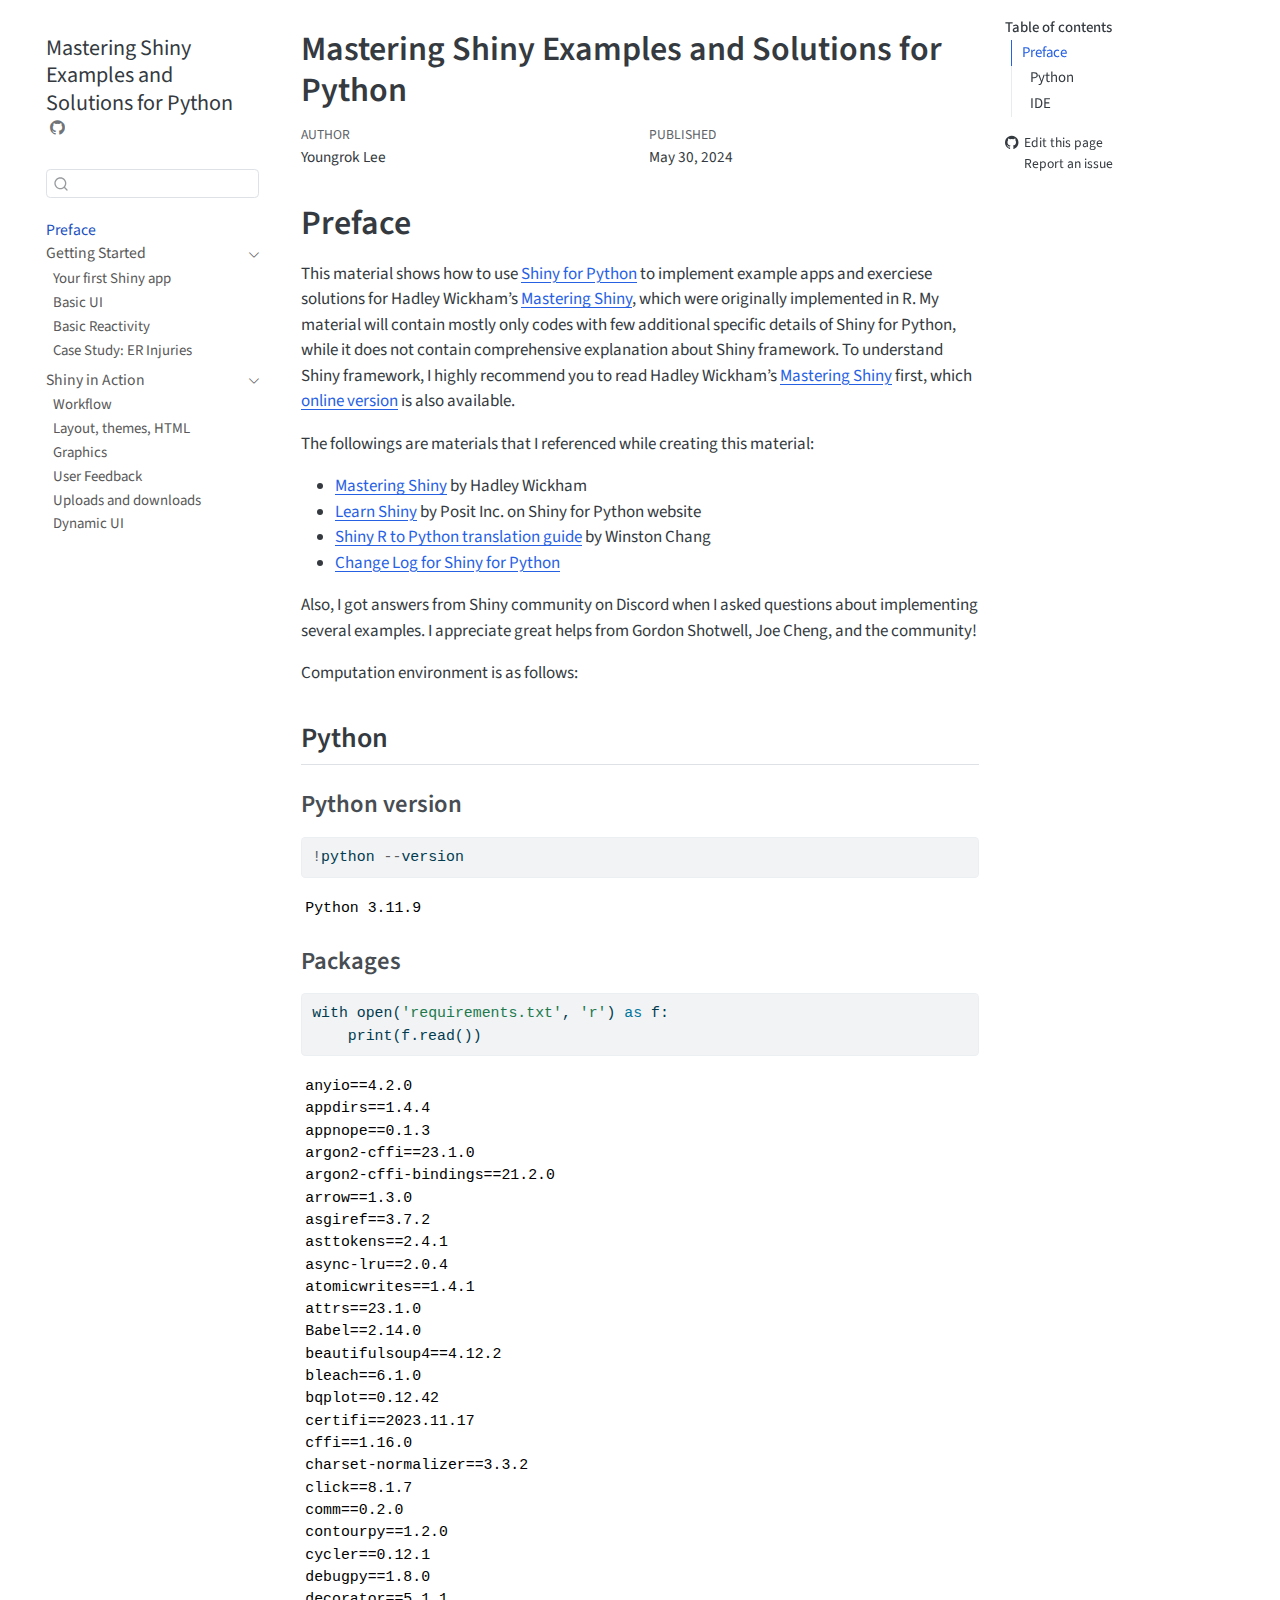
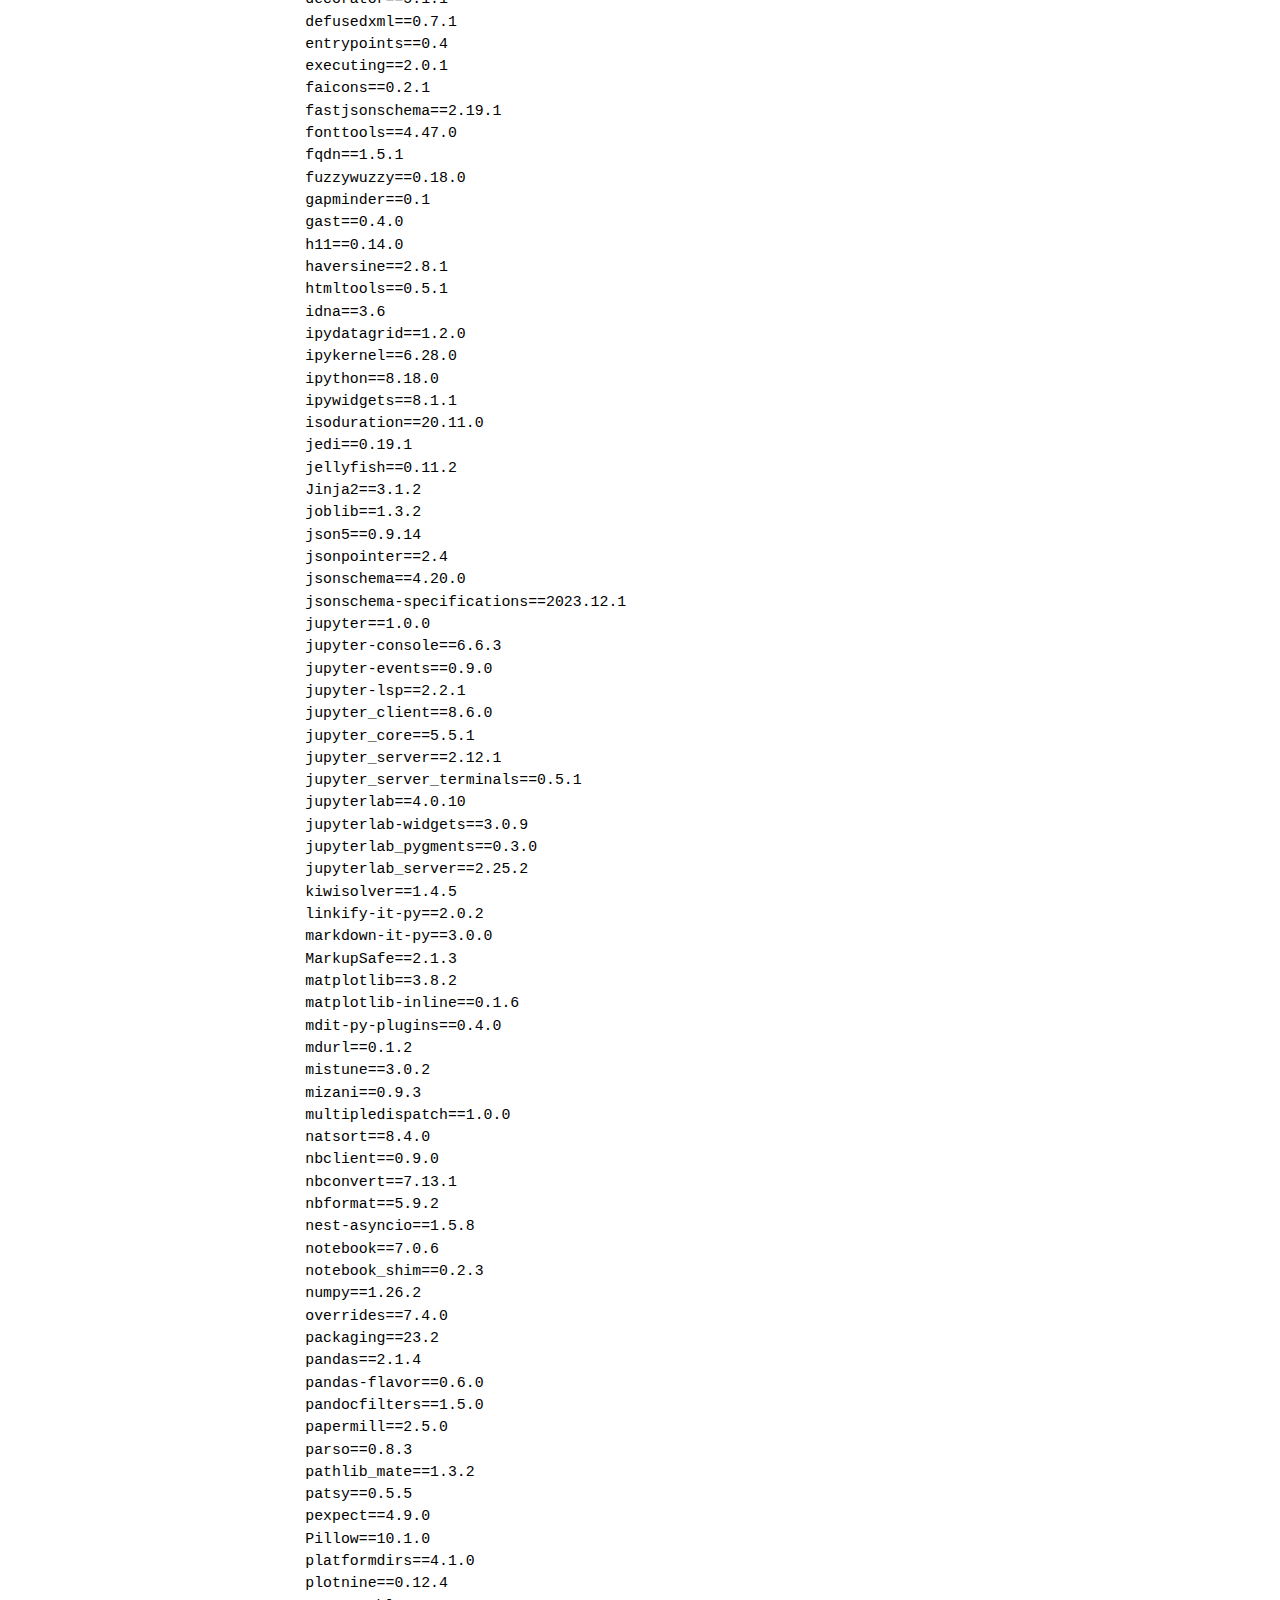
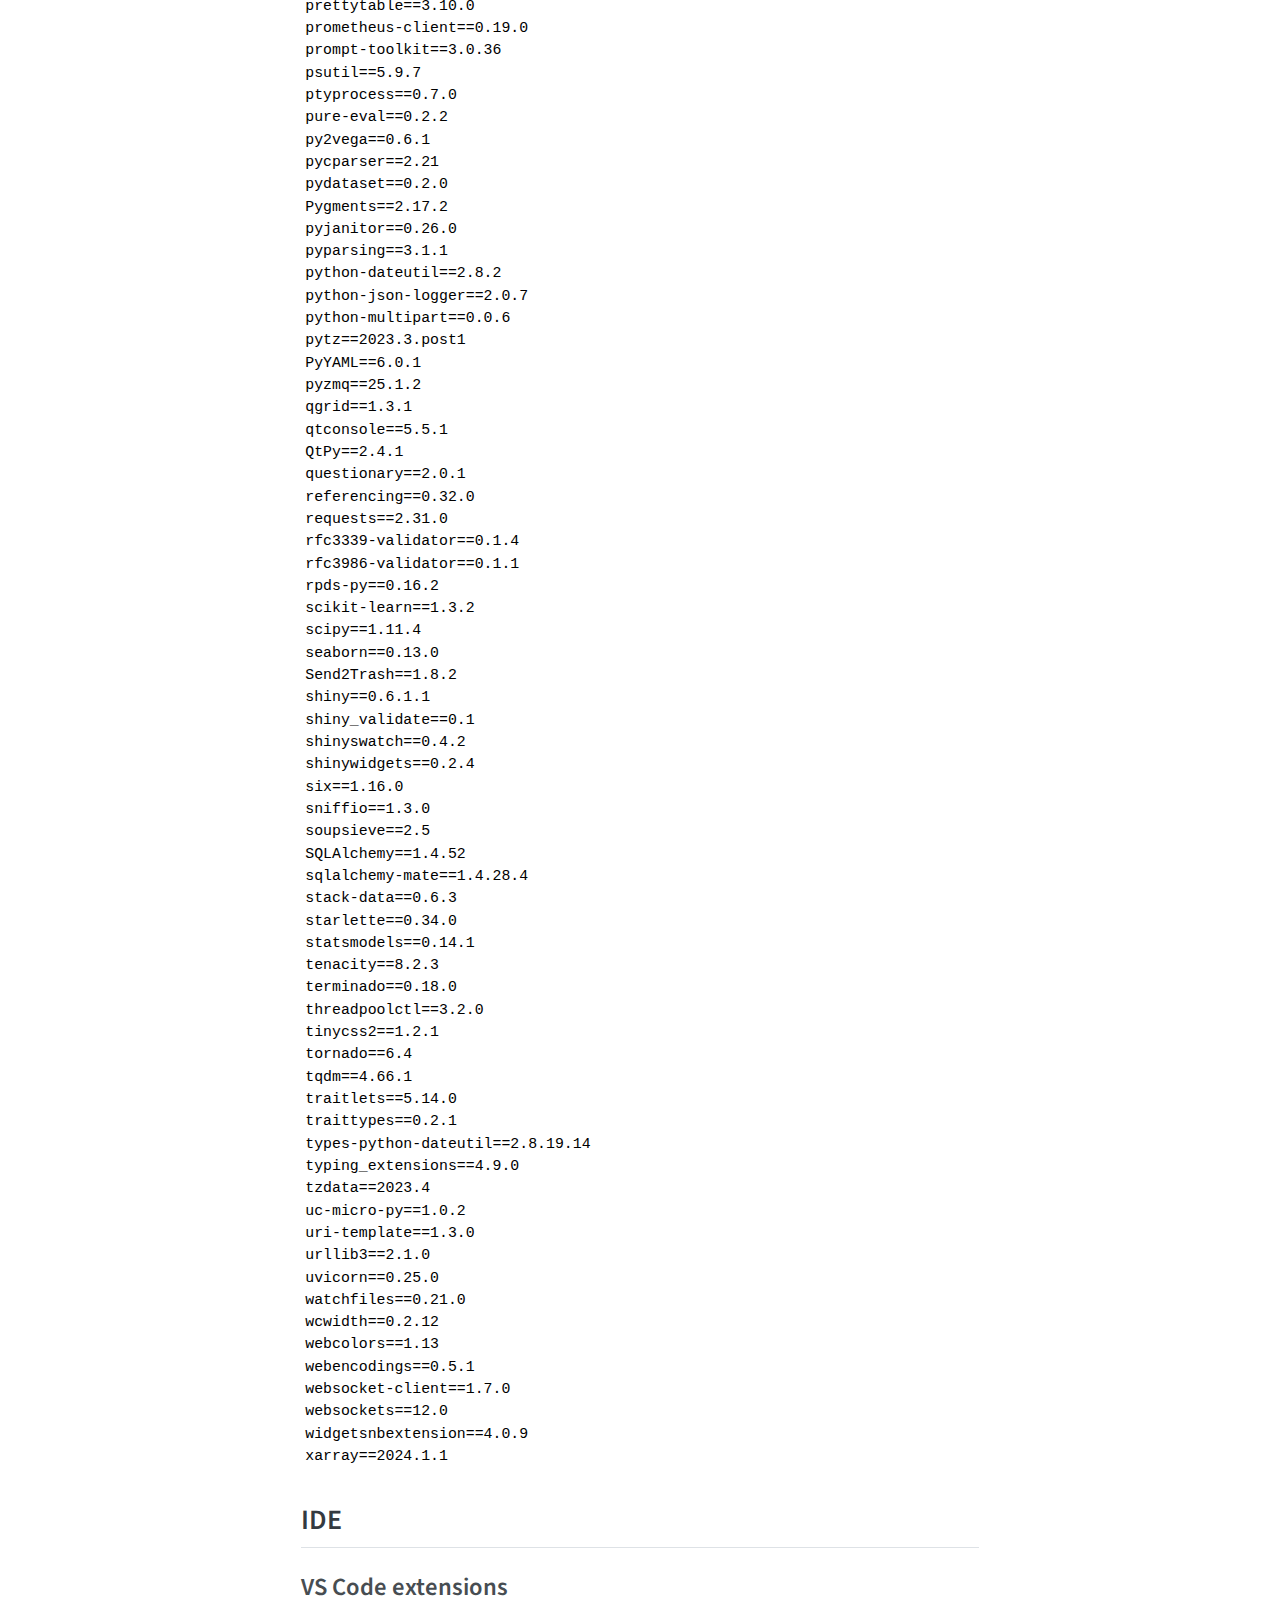
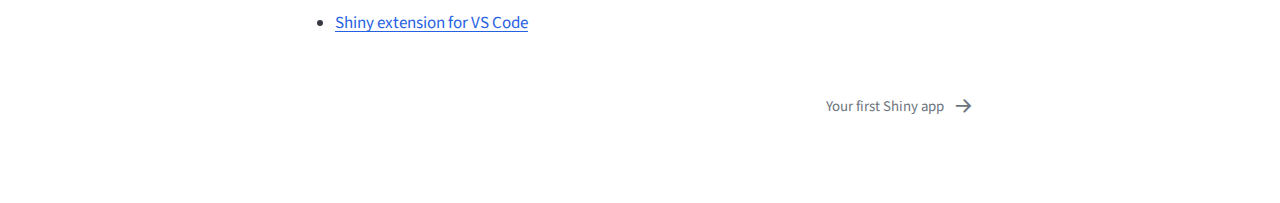
<file: index.html>
<!DOCTYPE html>
<html xmlns="http://www.w3.org/1999/xhtml" lang="en" xml:lang="en"><head>

<meta charset="utf-8">
<meta name="generator" content="quarto-1.4.554">

<meta name="viewport" content="width=device-width, initial-scale=1.0, user-scalable=yes">

<meta name="author" content="Youngrok Lee">
<meta name="dcterms.date" content="2024-05-30">

<title>Mastering Shiny Examples and Solutions for Python</title>
<style>
code{white-space: pre-wrap;}
span.smallcaps{font-variant: small-caps;}
div.columns{display: flex; gap: min(4vw, 1.5em);}
div.column{flex: auto; overflow-x: auto;}
div.hanging-indent{margin-left: 1.5em; text-indent: -1.5em;}
ul.task-list{list-style: none;}
ul.task-list li input[type="checkbox"] {
  width: 0.8em;
  margin: 0 0.8em 0.2em -1em; /* quarto-specific, see https://github.com/quarto-dev/quarto-cli/issues/4556 */ 
  vertical-align: middle;
}
/* CSS for syntax highlighting */
pre > code.sourceCode { white-space: pre; position: relative; }
pre > code.sourceCode > span { line-height: 1.25; }
pre > code.sourceCode > span:empty { height: 1.2em; }
.sourceCode { overflow: visible; }
code.sourceCode > span { color: inherit; text-decoration: inherit; }
div.sourceCode { margin: 1em 0; }
pre.sourceCode { margin: 0; }
@media screen {
div.sourceCode { overflow: auto; }
}
@media print {
pre > code.sourceCode { white-space: pre-wrap; }
pre > code.sourceCode > span { text-indent: -5em; padding-left: 5em; }
}
pre.numberSource code
  { counter-reset: source-line 0; }
pre.numberSource code > span
  { position: relative; left: -4em; counter-increment: source-line; }
pre.numberSource code > span > a:first-child::before
  { content: counter(source-line);
    position: relative; left: -1em; text-align: right; vertical-align: baseline;
    border: none; display: inline-block;
    -webkit-touch-callout: none; -webkit-user-select: none;
    -khtml-user-select: none; -moz-user-select: none;
    -ms-user-select: none; user-select: none;
    padding: 0 4px; width: 4em;
  }
pre.numberSource { margin-left: 3em;  padding-left: 4px; }
div.sourceCode
  {   }
@media screen {
pre > code.sourceCode > span > a:first-child::before { text-decoration: underline; }
}
</style>


<script src="site_libs/quarto-nav/quarto-nav.js"></script>
<script src="site_libs/quarto-nav/headroom.min.js"></script>
<script src="site_libs/clipboard/clipboard.min.js"></script>
<script src="site_libs/quarto-search/autocomplete.umd.js"></script>
<script src="site_libs/quarto-search/fuse.min.js"></script>
<script src="site_libs/quarto-search/quarto-search.js"></script>
<meta name="quarto:offset" content="./">
<link href="./basic-app.html" rel="next">
<script src="site_libs/quarto-html/quarto.js"></script>
<script src="site_libs/quarto-html/popper.min.js"></script>
<script src="site_libs/quarto-html/tippy.umd.min.js"></script>
<script src="site_libs/quarto-html/anchor.min.js"></script>
<link href="site_libs/quarto-html/tippy.css" rel="stylesheet">
<link href="site_libs/quarto-html/quarto-syntax-highlighting.css" rel="stylesheet" id="quarto-text-highlighting-styles">
<script src="site_libs/bootstrap/bootstrap.min.js"></script>
<link href="site_libs/bootstrap/bootstrap-icons.css" rel="stylesheet">
<link href="site_libs/bootstrap/bootstrap.min.css" rel="stylesheet" id="quarto-bootstrap" data-mode="light">
<script id="quarto-search-options" type="application/json">{
  "location": "sidebar",
  "copy-button": false,
  "collapse-after": 3,
  "panel-placement": "start",
  "type": "textbox",
  "limit": 50,
  "keyboard-shortcut": [
    "f",
    "/",
    "s"
  ],
  "show-item-context": false,
  "language": {
    "search-no-results-text": "No results",
    "search-matching-documents-text": "matching documents",
    "search-copy-link-title": "Copy link to search",
    "search-hide-matches-text": "Hide additional matches",
    "search-more-match-text": "more match in this document",
    "search-more-matches-text": "more matches in this document",
    "search-clear-button-title": "Clear",
    "search-text-placeholder": "",
    "search-detached-cancel-button-title": "Cancel",
    "search-submit-button-title": "Submit",
    "search-label": "Search"
  }
}</script>


</head>

<body class="nav-sidebar floating">

<div id="quarto-search-results"></div>
  <header id="quarto-header" class="headroom fixed-top">
  <nav class="quarto-secondary-nav">
    <div class="container-fluid d-flex">
      <button type="button" class="quarto-btn-toggle btn" data-bs-toggle="collapse" data-bs-target=".quarto-sidebar-collapse-item" aria-controls="quarto-sidebar" aria-expanded="false" aria-label="Toggle sidebar navigation" onclick="if (window.quartoToggleHeadroom) { window.quartoToggleHeadroom(); }">
        <i class="bi bi-layout-text-sidebar-reverse"></i>
      </button>
        <nav class="quarto-page-breadcrumbs" aria-label="breadcrumb"><ol class="breadcrumb"><li class="breadcrumb-item"><a href="./index.html">Preface</a></li></ol></nav>
        <a class="flex-grow-1" role="button" data-bs-toggle="collapse" data-bs-target=".quarto-sidebar-collapse-item" aria-controls="quarto-sidebar" aria-expanded="false" aria-label="Toggle sidebar navigation" onclick="if (window.quartoToggleHeadroom) { window.quartoToggleHeadroom(); }">      
        </a>
      <button type="button" class="btn quarto-search-button" aria-label="" onclick="window.quartoOpenSearch();">
        <i class="bi bi-search"></i>
      </button>
    </div>
  </nav>
</header>
<!-- content -->
<div id="quarto-content" class="quarto-container page-columns page-rows-contents page-layout-article">
<!-- sidebar -->
  <nav id="quarto-sidebar" class="sidebar collapse collapse-horizontal quarto-sidebar-collapse-item sidebar-navigation floating overflow-auto">
    <div class="pt-lg-2 mt-2 text-left sidebar-header">
    <div class="sidebar-title mb-0 py-0">
      <a href="./">Mastering Shiny Examples and Solutions for Python</a> 
        <div class="sidebar-tools-main">
    <a href="https://github.com/youngroklee-ml/mastering-shiny-for-python" title="Source Code" class="quarto-navigation-tool px-1" aria-label="Source Code"><i class="bi bi-github"></i></a>
</div>
    </div>
      </div>
        <div class="mt-2 flex-shrink-0 align-items-center">
        <div class="sidebar-search">
        <div id="quarto-search" class="" title="Search"></div>
        </div>
        </div>
    <div class="sidebar-menu-container"> 
    <ul class="list-unstyled mt-1">
        <li class="sidebar-item">
  <div class="sidebar-item-container"> 
  <a href="./index.html" class="sidebar-item-text sidebar-link active">
 <span class="menu-text">Preface</span></a>
  </div>
</li>
        <li class="sidebar-item sidebar-item-section">
      <div class="sidebar-item-container"> 
            <a class="sidebar-item-text sidebar-link text-start" data-bs-toggle="collapse" data-bs-target="#quarto-sidebar-section-1" aria-expanded="true">
 <span class="menu-text">Getting Started</span></a>
          <a class="sidebar-item-toggle text-start" data-bs-toggle="collapse" data-bs-target="#quarto-sidebar-section-1" aria-expanded="true" aria-label="Toggle section">
            <i class="bi bi-chevron-right ms-2"></i>
          </a> 
      </div>
      <ul id="quarto-sidebar-section-1" class="collapse list-unstyled sidebar-section depth1 show">  
          <li class="sidebar-item">
  <div class="sidebar-item-container"> 
  <a href="./basic-app.html" class="sidebar-item-text sidebar-link"><span class="chapter-title">Your first Shiny app</span></a>
  </div>
</li>
          <li class="sidebar-item">
  <div class="sidebar-item-container"> 
  <a href="./basic-ui.html" class="sidebar-item-text sidebar-link"><span class="chapter-title">Basic UI</span></a>
  </div>
</li>
          <li class="sidebar-item">
  <div class="sidebar-item-container"> 
  <a href="./basic-reactivity.html" class="sidebar-item-text sidebar-link"><span class="chapter-title">Basic Reactivity</span></a>
  </div>
</li>
          <li class="sidebar-item">
  <div class="sidebar-item-container"> 
  <a href="./basic-case-study.html" class="sidebar-item-text sidebar-link"><span class="chapter-title">Case Study: ER Injuries</span></a>
  </div>
</li>
      </ul>
  </li>
        <li class="sidebar-item sidebar-item-section">
      <div class="sidebar-item-container"> 
            <a class="sidebar-item-text sidebar-link text-start" data-bs-toggle="collapse" data-bs-target="#quarto-sidebar-section-2" aria-expanded="true">
 <span class="menu-text">Shiny in Action</span></a>
          <a class="sidebar-item-toggle text-start" data-bs-toggle="collapse" data-bs-target="#quarto-sidebar-section-2" aria-expanded="true" aria-label="Toggle section">
            <i class="bi bi-chevron-right ms-2"></i>
          </a> 
      </div>
      <ul id="quarto-sidebar-section-2" class="collapse list-unstyled sidebar-section depth1 show">  
          <li class="sidebar-item">
  <div class="sidebar-item-container"> 
  <a href="./action-workflow.html" class="sidebar-item-text sidebar-link"><span class="chapter-title">Workflow</span></a>
  </div>
</li>
          <li class="sidebar-item">
  <div class="sidebar-item-container"> 
  <a href="./action-layout.html" class="sidebar-item-text sidebar-link"><span class="chapter-title">Layout, themes, HTML</span></a>
  </div>
</li>
          <li class="sidebar-item">
  <div class="sidebar-item-container"> 
  <a href="./action-graphics.html" class="sidebar-item-text sidebar-link"><span class="chapter-title">Graphics</span></a>
  </div>
</li>
          <li class="sidebar-item">
  <div class="sidebar-item-container"> 
  <a href="./action-feedback.html" class="sidebar-item-text sidebar-link"><span class="chapter-title">User Feedback</span></a>
  </div>
</li>
          <li class="sidebar-item">
  <div class="sidebar-item-container"> 
  <a href="./action-transfer.html" class="sidebar-item-text sidebar-link"><span class="chapter-title">Uploads and downloads</span></a>
  </div>
</li>
          <li class="sidebar-item">
  <div class="sidebar-item-container"> 
  <a href="./action-dynamic.html" class="sidebar-item-text sidebar-link"><span class="chapter-title">Dynamic UI</span></a>
  </div>
</li>
      </ul>
  </li>
    </ul>
    </div>
</nav>
<div id="quarto-sidebar-glass" class="quarto-sidebar-collapse-item" data-bs-toggle="collapse" data-bs-target=".quarto-sidebar-collapse-item"></div>
<!-- margin-sidebar -->
    <div id="quarto-margin-sidebar" class="sidebar margin-sidebar">
        <nav id="TOC" role="doc-toc" class="toc-active">
    <h2 id="toc-title">Table of contents</h2>
   
  <ul>
  <li><a href="#preface" id="toc-preface" class="nav-link active" data-scroll-target="#preface">Preface</a>
  <ul class="collapse">
  <li><a href="#python" id="toc-python" class="nav-link" data-scroll-target="#python">Python</a>
  <ul class="collapse">
  <li><a href="#python-version" id="toc-python-version" class="nav-link" data-scroll-target="#python-version">Python version</a></li>
  <li><a href="#packages" id="toc-packages" class="nav-link" data-scroll-target="#packages">Packages</a></li>
  </ul></li>
  <li><a href="#ide" id="toc-ide" class="nav-link" data-scroll-target="#ide">IDE</a>
  <ul class="collapse">
  <li><a href="#vs-code-extensions" id="toc-vs-code-extensions" class="nav-link" data-scroll-target="#vs-code-extensions">VS Code extensions</a></li>
  </ul></li>
  </ul></li>
  </ul>
<div class="toc-actions"><ul><li><a href="https://github.com/youngroklee-ml/mastering-shiny-for-python/edit/main/index.qmd" class="toc-action"><i class="bi bi-github"></i>Edit this page</a></li><li><a href="https://github.com/youngroklee-ml/mastering-shiny-for-python/issues/new" class="toc-action"><i class="bi empty"></i>Report an issue</a></li></ul></div></nav>
    </div>
<!-- main -->
<main class="content" id="quarto-document-content">

<header id="title-block-header" class="quarto-title-block default">
<div class="quarto-title">
<h1 class="title">Mastering Shiny Examples and Solutions for Python</h1>
</div>



<div class="quarto-title-meta">

    <div>
    <div class="quarto-title-meta-heading">Author</div>
    <div class="quarto-title-meta-contents">
             <p>Youngrok Lee </p>
          </div>
  </div>
    
    <div>
    <div class="quarto-title-meta-heading">Published</div>
    <div class="quarto-title-meta-contents">
      <p class="date">May 30, 2024</p>
    </div>
  </div>
  
    
  </div>
  


</header>


<section id="preface" class="level1 unnumbered">
<h1 class="unnumbered">Preface</h1>
<p>This material shows how to use <a href="https://shiny.posit.co/py/">Shiny for Python</a> to implement example apps and exerciese solutions for Hadley Wickham’s <a href="https://www.oreilly.com/library/view/mastering-shiny/9781492047377/">Mastering Shiny</a>, which were originally implemented in R. My material will contain mostly only codes with few additional specific details of Shiny for Python, while it does not contain comprehensive explanation about Shiny framework. To understand Shiny framework, I highly recommend you to read Hadley Wickham’s <a href="https://www.oreilly.com/library/view/mastering-shiny/9781492047377/">Mastering Shiny</a> first, which <a href="https://mastering-shiny.org">online version</a> is also available.</p>
<p>The followings are materials that I referenced while creating this material:</p>
<ul>
<li><a href="https://mastering-shiny.org">Mastering Shiny</a> by Hadley Wickham</li>
<li><a href="https://shiny.posit.co/py/docs/overview.html">Learn Shiny</a> by Posit Inc.&nbsp;on Shiny for Python website</li>
<li><a href="https://gist.github.com/wch/616934a6fe57636434154c112ac8a718">Shiny R to Python translation guide</a> by Winston Chang</li>
<li><a href="https://github.com/posit-dev/py-shiny/blob/main/CHANGELOG.md">Change Log for Shiny for Python</a></li>
</ul>
<p>Also, I got answers from Shiny community on Discord when I asked questions about implementing several examples. I appreciate great helps from Gordon Shotwell, Joe Cheng, and the community!</p>
<p>Computation environment is as follows:</p>
<section id="python" class="level2">
<h2 class="anchored" data-anchor-id="python">Python</h2>
<section id="python-version" class="level3">
<h3 class="anchored" data-anchor-id="python-version">Python version</h3>
<div id="b7544bba" class="cell" data-execution_count="1">
<div class="sourceCode cell-code" id="cb1"><pre class="sourceCode python code-with-copy"><code class="sourceCode python"><span id="cb1-1"><a href="#cb1-1" aria-hidden="true" tabindex="-1"></a><span class="op">!</span>python <span class="op">--</span>version</span></code><button title="Copy to Clipboard" class="code-copy-button"><i class="bi"></i></button></pre></div>
<div class="cell-output cell-output-stdout">
<pre><code>Python 3.11.9</code></pre>
</div>
</div>
</section>
<section id="packages" class="level3">
<h3 class="anchored" data-anchor-id="packages">Packages</h3>
<div id="8d9cbdea" class="cell" data-execution_count="2">
<div class="sourceCode cell-code" id="cb3"><pre class="sourceCode python code-with-copy"><code class="sourceCode python"><span id="cb3-1"><a href="#cb3-1" aria-hidden="true" tabindex="-1"></a><span class="cf">with</span> <span class="bu">open</span>(<span class="st">'requirements.txt'</span>, <span class="st">'r'</span>) <span class="im">as</span> f:</span>
<span id="cb3-2"><a href="#cb3-2" aria-hidden="true" tabindex="-1"></a>    <span class="bu">print</span>(f.read())</span></code><button title="Copy to Clipboard" class="code-copy-button"><i class="bi"></i></button></pre></div>
<div class="cell-output cell-output-stdout">
<pre><code>anyio==4.2.0
appdirs==1.4.4
appnope==0.1.3
argon2-cffi==23.1.0
argon2-cffi-bindings==21.2.0
arrow==1.3.0
asgiref==3.7.2
asttokens==2.4.1
async-lru==2.0.4
atomicwrites==1.4.1
attrs==23.1.0
Babel==2.14.0
beautifulsoup4==4.12.2
bleach==6.1.0
bqplot==0.12.42
certifi==2023.11.17
cffi==1.16.0
charset-normalizer==3.3.2
click==8.1.7
comm==0.2.0
contourpy==1.2.0
cycler==0.12.1
debugpy==1.8.0
decorator==5.1.1
defusedxml==0.7.1
entrypoints==0.4
executing==2.0.1
faicons==0.2.1
fastjsonschema==2.19.1
fonttools==4.47.0
fqdn==1.5.1
fuzzywuzzy==0.18.0
gapminder==0.1
gast==0.4.0
h11==0.14.0
haversine==2.8.1
htmltools==0.5.1
idna==3.6
ipydatagrid==1.2.0
ipykernel==6.28.0
ipython==8.18.0
ipywidgets==8.1.1
isoduration==20.11.0
jedi==0.19.1
jellyfish==0.11.2
Jinja2==3.1.2
joblib==1.3.2
json5==0.9.14
jsonpointer==2.4
jsonschema==4.20.0
jsonschema-specifications==2023.12.1
jupyter==1.0.0
jupyter-console==6.6.3
jupyter-events==0.9.0
jupyter-lsp==2.2.1
jupyter_client==8.6.0
jupyter_core==5.5.1
jupyter_server==2.12.1
jupyter_server_terminals==0.5.1
jupyterlab==4.0.10
jupyterlab-widgets==3.0.9
jupyterlab_pygments==0.3.0
jupyterlab_server==2.25.2
kiwisolver==1.4.5
linkify-it-py==2.0.2
markdown-it-py==3.0.0
MarkupSafe==2.1.3
matplotlib==3.8.2
matplotlib-inline==0.1.6
mdit-py-plugins==0.4.0
mdurl==0.1.2
mistune==3.0.2
mizani==0.9.3
multipledispatch==1.0.0
natsort==8.4.0
nbclient==0.9.0
nbconvert==7.13.1
nbformat==5.9.2
nest-asyncio==1.5.8
notebook==7.0.6
notebook_shim==0.2.3
numpy==1.26.2
overrides==7.4.0
packaging==23.2
pandas==2.1.4
pandas-flavor==0.6.0
pandocfilters==1.5.0
papermill==2.5.0
parso==0.8.3
pathlib_mate==1.3.2
patsy==0.5.5
pexpect==4.9.0
Pillow==10.1.0
platformdirs==4.1.0
plotnine==0.12.4
prettytable==3.10.0
prometheus-client==0.19.0
prompt-toolkit==3.0.36
psutil==5.9.7
ptyprocess==0.7.0
pure-eval==0.2.2
py2vega==0.6.1
pycparser==2.21
pydataset==0.2.0
Pygments==2.17.2
pyjanitor==0.26.0
pyparsing==3.1.1
python-dateutil==2.8.2
python-json-logger==2.0.7
python-multipart==0.0.6
pytz==2023.3.post1
PyYAML==6.0.1
pyzmq==25.1.2
qgrid==1.3.1
qtconsole==5.5.1
QtPy==2.4.1
questionary==2.0.1
referencing==0.32.0
requests==2.31.0
rfc3339-validator==0.1.4
rfc3986-validator==0.1.1
rpds-py==0.16.2
scikit-learn==1.3.2
scipy==1.11.4
seaborn==0.13.0
Send2Trash==1.8.2
shiny==0.6.1.1
shiny_validate==0.1
shinyswatch==0.4.2
shinywidgets==0.2.4
six==1.16.0
sniffio==1.3.0
soupsieve==2.5
SQLAlchemy==1.4.52
sqlalchemy-mate==1.4.28.4
stack-data==0.6.3
starlette==0.34.0
statsmodels==0.14.1
tenacity==8.2.3
terminado==0.18.0
threadpoolctl==3.2.0
tinycss2==1.2.1
tornado==6.4
tqdm==4.66.1
traitlets==5.14.0
traittypes==0.2.1
types-python-dateutil==2.8.19.14
typing_extensions==4.9.0
tzdata==2023.4
uc-micro-py==1.0.2
uri-template==1.3.0
urllib3==2.1.0
uvicorn==0.25.0
watchfiles==0.21.0
wcwidth==0.2.12
webcolors==1.13
webencodings==0.5.1
websocket-client==1.7.0
websockets==12.0
widgetsnbextension==4.0.9
xarray==2024.1.1
</code></pre>
</div>
</div>
</section>
</section>
<section id="ide" class="level2">
<h2 class="anchored" data-anchor-id="ide">IDE</h2>
<section id="vs-code-extensions" class="level3">
<h3 class="anchored" data-anchor-id="vs-code-extensions">VS Code extensions</h3>
<ul>
<li><a href="https://marketplace.visualstudio.com/items?itemName=posit.shiny">Shiny extension for VS Code</a></li>
</ul>


</section>
</section>
</section>

</main> <!-- /main -->
<script id="quarto-html-after-body" type="application/javascript">
window.document.addEventListener("DOMContentLoaded", function (event) {
  const toggleBodyColorMode = (bsSheetEl) => {
    const mode = bsSheetEl.getAttribute("data-mode");
    const bodyEl = window.document.querySelector("body");
    if (mode === "dark") {
      bodyEl.classList.add("quarto-dark");
      bodyEl.classList.remove("quarto-light");
    } else {
      bodyEl.classList.add("quarto-light");
      bodyEl.classList.remove("quarto-dark");
    }
  }
  const toggleBodyColorPrimary = () => {
    const bsSheetEl = window.document.querySelector("link#quarto-bootstrap");
    if (bsSheetEl) {
      toggleBodyColorMode(bsSheetEl);
    }
  }
  toggleBodyColorPrimary();  
  const icon = "";
  const anchorJS = new window.AnchorJS();
  anchorJS.options = {
    placement: 'right',
    icon: icon
  };
  anchorJS.add('.anchored');
  const isCodeAnnotation = (el) => {
    for (const clz of el.classList) {
      if (clz.startsWith('code-annotation-')) {                     
        return true;
      }
    }
    return false;
  }
  const clipboard = new window.ClipboardJS('.code-copy-button', {
    text: function(trigger) {
      const codeEl = trigger.previousElementSibling.cloneNode(true);
      for (const childEl of codeEl.children) {
        if (isCodeAnnotation(childEl)) {
          childEl.remove();
        }
      }
      return codeEl.innerText;
    }
  });
  clipboard.on('success', function(e) {
    // button target
    const button = e.trigger;
    // don't keep focus
    button.blur();
    // flash "checked"
    button.classList.add('code-copy-button-checked');
    var currentTitle = button.getAttribute("title");
    button.setAttribute("title", "Copied!");
    let tooltip;
    if (window.bootstrap) {
      button.setAttribute("data-bs-toggle", "tooltip");
      button.setAttribute("data-bs-placement", "left");
      button.setAttribute("data-bs-title", "Copied!");
      tooltip = new bootstrap.Tooltip(button, 
        { trigger: "manual", 
          customClass: "code-copy-button-tooltip",
          offset: [0, -8]});
      tooltip.show();    
    }
    setTimeout(function() {
      if (tooltip) {
        tooltip.hide();
        button.removeAttribute("data-bs-title");
        button.removeAttribute("data-bs-toggle");
        button.removeAttribute("data-bs-placement");
      }
      button.setAttribute("title", currentTitle);
      button.classList.remove('code-copy-button-checked');
    }, 1000);
    // clear code selection
    e.clearSelection();
  });
    var localhostRegex = new RegExp(/^(?:http|https):\/\/localhost\:?[0-9]*\//);
    var mailtoRegex = new RegExp(/^mailto:/);
      var filterRegex = new RegExp('/' + window.location.host + '/');
    var isInternal = (href) => {
        return filterRegex.test(href) || localhostRegex.test(href) || mailtoRegex.test(href);
    }
    // Inspect non-navigation links and adorn them if external
 	var links = window.document.querySelectorAll('a[href]:not(.nav-link):not(.navbar-brand):not(.toc-action):not(.sidebar-link):not(.sidebar-item-toggle):not(.pagination-link):not(.no-external):not([aria-hidden]):not(.dropdown-item):not(.quarto-navigation-tool)');
    for (var i=0; i<links.length; i++) {
      const link = links[i];
      if (!isInternal(link.href)) {
        // undo the damage that might have been done by quarto-nav.js in the case of
        // links that we want to consider external
        if (link.dataset.originalHref !== undefined) {
          link.href = link.dataset.originalHref;
        }
      }
    }
  function tippyHover(el, contentFn, onTriggerFn, onUntriggerFn) {
    const config = {
      allowHTML: true,
      maxWidth: 500,
      delay: 100,
      arrow: false,
      appendTo: function(el) {
          return el.parentElement;
      },
      interactive: true,
      interactiveBorder: 10,
      theme: 'quarto',
      placement: 'bottom-start',
    };
    if (contentFn) {
      config.content = contentFn;
    }
    if (onTriggerFn) {
      config.onTrigger = onTriggerFn;
    }
    if (onUntriggerFn) {
      config.onUntrigger = onUntriggerFn;
    }
    window.tippy(el, config); 
  }
  const noterefs = window.document.querySelectorAll('a[role="doc-noteref"]');
  for (var i=0; i<noterefs.length; i++) {
    const ref = noterefs[i];
    tippyHover(ref, function() {
      // use id or data attribute instead here
      let href = ref.getAttribute('data-footnote-href') || ref.getAttribute('href');
      try { href = new URL(href).hash; } catch {}
      const id = href.replace(/^#\/?/, "");
      const note = window.document.getElementById(id);
      if (note) {
        return note.innerHTML;
      } else {
        return "";
      }
    });
  }
  const xrefs = window.document.querySelectorAll('a.quarto-xref');
  const processXRef = (id, note) => {
    // Strip column container classes
    const stripColumnClz = (el) => {
      el.classList.remove("page-full", "page-columns");
      if (el.children) {
        for (const child of el.children) {
          stripColumnClz(child);
        }
      }
    }
    stripColumnClz(note)
    if (id === null || id.startsWith('sec-')) {
      // Special case sections, only their first couple elements
      const container = document.createElement("div");
      if (note.children && note.children.length > 2) {
        container.appendChild(note.children[0].cloneNode(true));
        for (let i = 1; i < note.children.length; i++) {
          const child = note.children[i];
          if (child.tagName === "P" && child.innerText === "") {
            continue;
          } else {
            container.appendChild(child.cloneNode(true));
            break;
          }
        }
        if (window.Quarto?.typesetMath) {
          window.Quarto.typesetMath(container);
        }
        return container.innerHTML
      } else {
        if (window.Quarto?.typesetMath) {
          window.Quarto.typesetMath(note);
        }
        return note.innerHTML;
      }
    } else {
      // Remove any anchor links if they are present
      const anchorLink = note.querySelector('a.anchorjs-link');
      if (anchorLink) {
        anchorLink.remove();
      }
      if (window.Quarto?.typesetMath) {
        window.Quarto.typesetMath(note);
      }
      // TODO in 1.5, we should make sure this works without a callout special case
      if (note.classList.contains("callout")) {
        return note.outerHTML;
      } else {
        return note.innerHTML;
      }
    }
  }
  for (var i=0; i<xrefs.length; i++) {
    const xref = xrefs[i];
    tippyHover(xref, undefined, function(instance) {
      instance.disable();
      let url = xref.getAttribute('href');
      let hash = undefined; 
      if (url.startsWith('#')) {
        hash = url;
      } else {
        try { hash = new URL(url).hash; } catch {}
      }
      if (hash) {
        const id = hash.replace(/^#\/?/, "");
        const note = window.document.getElementById(id);
        if (note !== null) {
          try {
            const html = processXRef(id, note.cloneNode(true));
            instance.setContent(html);
          } finally {
            instance.enable();
            instance.show();
          }
        } else {
          // See if we can fetch this
          fetch(url.split('#')[0])
          .then(res => res.text())
          .then(html => {
            const parser = new DOMParser();
            const htmlDoc = parser.parseFromString(html, "text/html");
            const note = htmlDoc.getElementById(id);
            if (note !== null) {
              const html = processXRef(id, note);
              instance.setContent(html);
            } 
          }).finally(() => {
            instance.enable();
            instance.show();
          });
        }
      } else {
        // See if we can fetch a full url (with no hash to target)
        // This is a special case and we should probably do some content thinning / targeting
        fetch(url)
        .then(res => res.text())
        .then(html => {
          const parser = new DOMParser();
          const htmlDoc = parser.parseFromString(html, "text/html");
          const note = htmlDoc.querySelector('main.content');
          if (note !== null) {
            // This should only happen for chapter cross references
            // (since there is no id in the URL)
            // remove the first header
            if (note.children.length > 0 && note.children[0].tagName === "HEADER") {
              note.children[0].remove();
            }
            const html = processXRef(null, note);
            instance.setContent(html);
          } 
        }).finally(() => {
          instance.enable();
          instance.show();
        });
      }
    }, function(instance) {
    });
  }
      let selectedAnnoteEl;
      const selectorForAnnotation = ( cell, annotation) => {
        let cellAttr = 'data-code-cell="' + cell + '"';
        let lineAttr = 'data-code-annotation="' +  annotation + '"';
        const selector = 'span[' + cellAttr + '][' + lineAttr + ']';
        return selector;
      }
      const selectCodeLines = (annoteEl) => {
        const doc = window.document;
        const targetCell = annoteEl.getAttribute("data-target-cell");
        const targetAnnotation = annoteEl.getAttribute("data-target-annotation");
        const annoteSpan = window.document.querySelector(selectorForAnnotation(targetCell, targetAnnotation));
        const lines = annoteSpan.getAttribute("data-code-lines").split(",");
        const lineIds = lines.map((line) => {
          return targetCell + "-" + line;
        })
        let top = null;
        let height = null;
        let parent = null;
        if (lineIds.length > 0) {
            //compute the position of the single el (top and bottom and make a div)
            const el = window.document.getElementById(lineIds[0]);
            top = el.offsetTop;
            height = el.offsetHeight;
            parent = el.parentElement.parentElement;
          if (lineIds.length > 1) {
            const lastEl = window.document.getElementById(lineIds[lineIds.length - 1]);
            const bottom = lastEl.offsetTop + lastEl.offsetHeight;
            height = bottom - top;
          }
          if (top !== null && height !== null && parent !== null) {
            // cook up a div (if necessary) and position it 
            let div = window.document.getElementById("code-annotation-line-highlight");
            if (div === null) {
              div = window.document.createElement("div");
              div.setAttribute("id", "code-annotation-line-highlight");
              div.style.position = 'absolute';
              parent.appendChild(div);
            }
            div.style.top = top - 2 + "px";
            div.style.height = height + 4 + "px";
            div.style.left = 0;
            let gutterDiv = window.document.getElementById("code-annotation-line-highlight-gutter");
            if (gutterDiv === null) {
              gutterDiv = window.document.createElement("div");
              gutterDiv.setAttribute("id", "code-annotation-line-highlight-gutter");
              gutterDiv.style.position = 'absolute';
              const codeCell = window.document.getElementById(targetCell);
              const gutter = codeCell.querySelector('.code-annotation-gutter');
              gutter.appendChild(gutterDiv);
            }
            gutterDiv.style.top = top - 2 + "px";
            gutterDiv.style.height = height + 4 + "px";
          }
          selectedAnnoteEl = annoteEl;
        }
      };
      const unselectCodeLines = () => {
        const elementsIds = ["code-annotation-line-highlight", "code-annotation-line-highlight-gutter"];
        elementsIds.forEach((elId) => {
          const div = window.document.getElementById(elId);
          if (div) {
            div.remove();
          }
        });
        selectedAnnoteEl = undefined;
      };
        // Handle positioning of the toggle
    window.addEventListener(
      "resize",
      throttle(() => {
        elRect = undefined;
        if (selectedAnnoteEl) {
          selectCodeLines(selectedAnnoteEl);
        }
      }, 10)
    );
    function throttle(fn, ms) {
    let throttle = false;
    let timer;
      return (...args) => {
        if(!throttle) { // first call gets through
            fn.apply(this, args);
            throttle = true;
        } else { // all the others get throttled
            if(timer) clearTimeout(timer); // cancel #2
            timer = setTimeout(() => {
              fn.apply(this, args);
              timer = throttle = false;
            }, ms);
        }
      };
    }
      // Attach click handler to the DT
      const annoteDls = window.document.querySelectorAll('dt[data-target-cell]');
      for (const annoteDlNode of annoteDls) {
        annoteDlNode.addEventListener('click', (event) => {
          const clickedEl = event.target;
          if (clickedEl !== selectedAnnoteEl) {
            unselectCodeLines();
            const activeEl = window.document.querySelector('dt[data-target-cell].code-annotation-active');
            if (activeEl) {
              activeEl.classList.remove('code-annotation-active');
            }
            selectCodeLines(clickedEl);
            clickedEl.classList.add('code-annotation-active');
          } else {
            // Unselect the line
            unselectCodeLines();
            clickedEl.classList.remove('code-annotation-active');
          }
        });
      }
  const findCites = (el) => {
    const parentEl = el.parentElement;
    if (parentEl) {
      const cites = parentEl.dataset.cites;
      if (cites) {
        return {
          el,
          cites: cites.split(' ')
        };
      } else {
        return findCites(el.parentElement)
      }
    } else {
      return undefined;
    }
  };
  var bibliorefs = window.document.querySelectorAll('a[role="doc-biblioref"]');
  for (var i=0; i<bibliorefs.length; i++) {
    const ref = bibliorefs[i];
    const citeInfo = findCites(ref);
    if (citeInfo) {
      tippyHover(citeInfo.el, function() {
        var popup = window.document.createElement('div');
        citeInfo.cites.forEach(function(cite) {
          var citeDiv = window.document.createElement('div');
          citeDiv.classList.add('hanging-indent');
          citeDiv.classList.add('csl-entry');
          var biblioDiv = window.document.getElementById('ref-' + cite);
          if (biblioDiv) {
            citeDiv.innerHTML = biblioDiv.innerHTML;
          }
          popup.appendChild(citeDiv);
        });
        return popup.innerHTML;
      });
    }
  }
});
</script>
<nav class="page-navigation">
  <div class="nav-page nav-page-previous">
  </div>
  <div class="nav-page nav-page-next">
      <a href="./basic-app.html" class="pagination-link" aria-label="Your first Shiny app">
        <span class="nav-page-text"><span class="chapter-title">Your first Shiny app</span></span> <i class="bi bi-arrow-right-short"></i>
      </a>
  </div>
</nav>
</div> <!-- /content -->




<footer class="footer"><div class="nav-footer"><div class="nav-footer-center"><div class="toc-actions d-sm-block d-md-none"><ul><li><a href="https://github.com/youngroklee-ml/mastering-shiny-for-python/edit/main/index.qmd" class="toc-action"><i class="bi bi-github"></i>Edit this page</a></li><li><a href="https://github.com/youngroklee-ml/mastering-shiny-for-python/issues/new" class="toc-action"><i class="bi empty"></i>Report an issue</a></li></ul></div></div></div></footer></body></html>
</file>
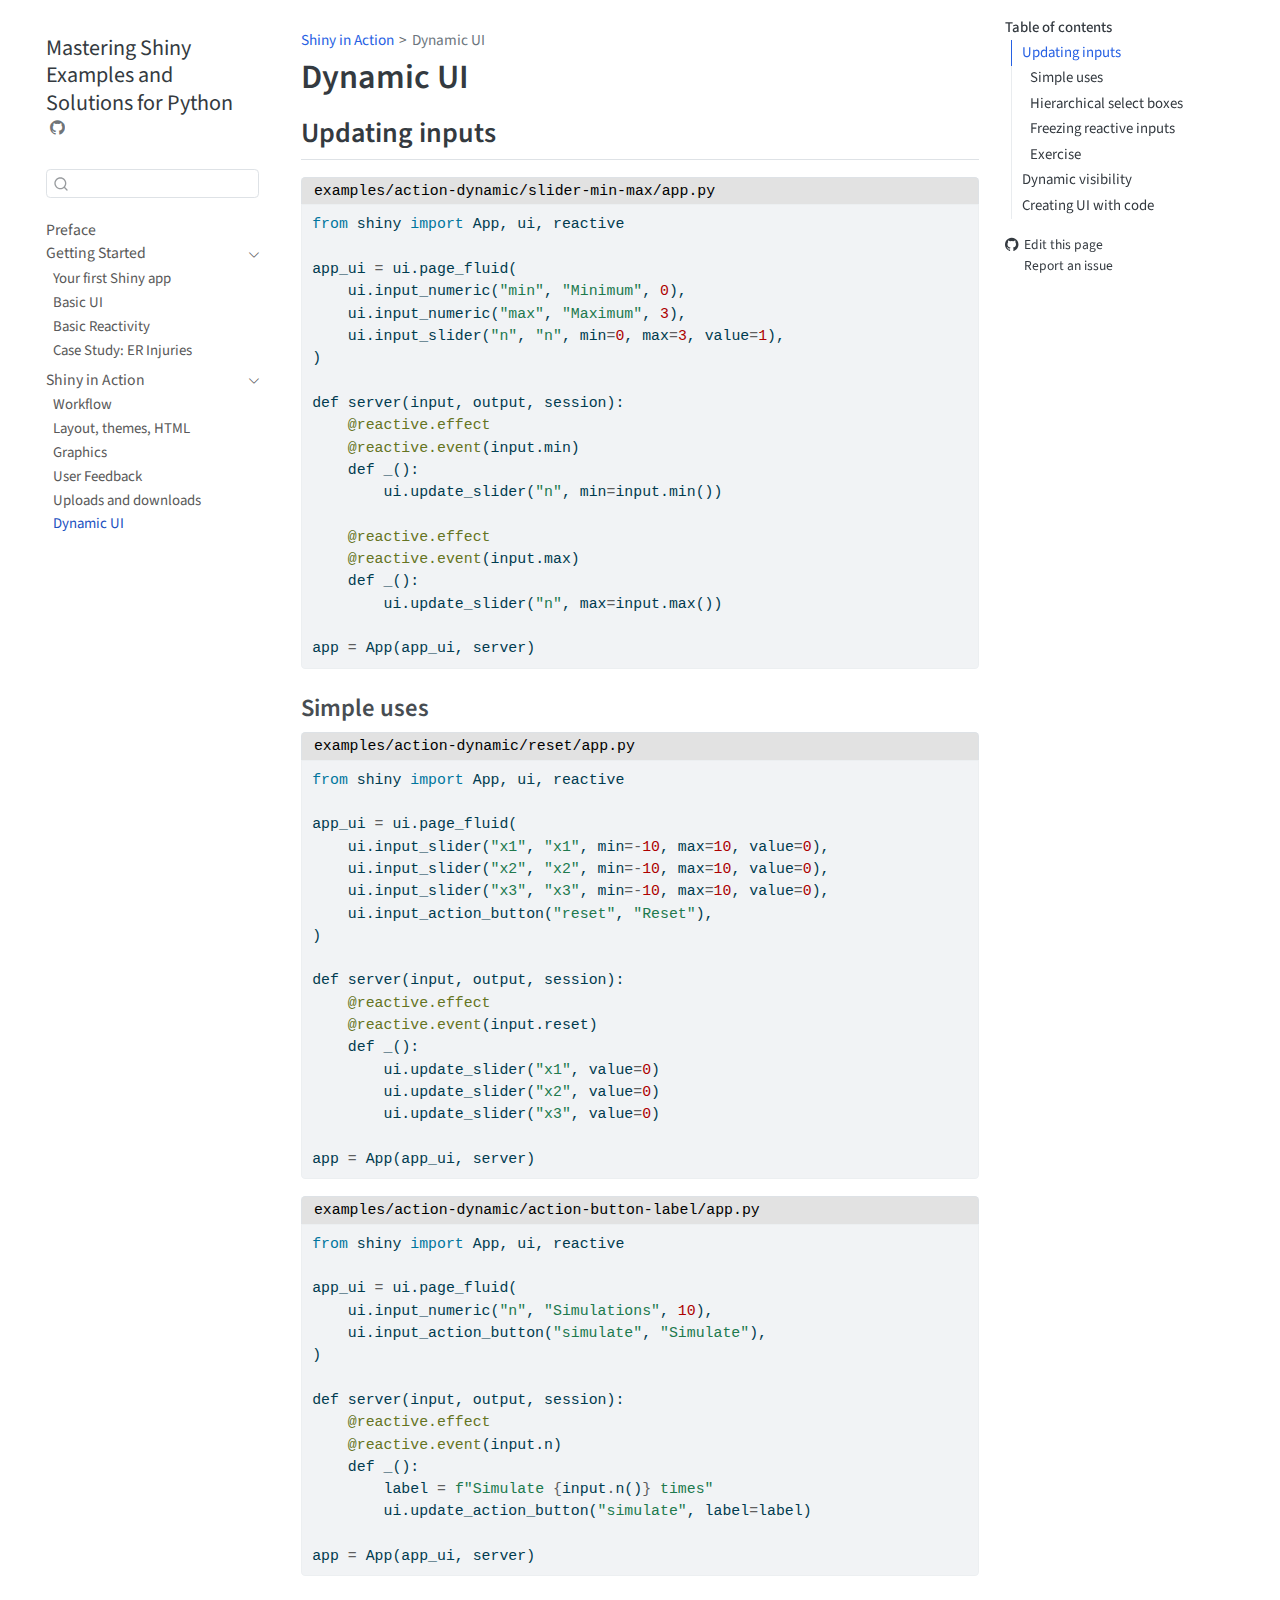
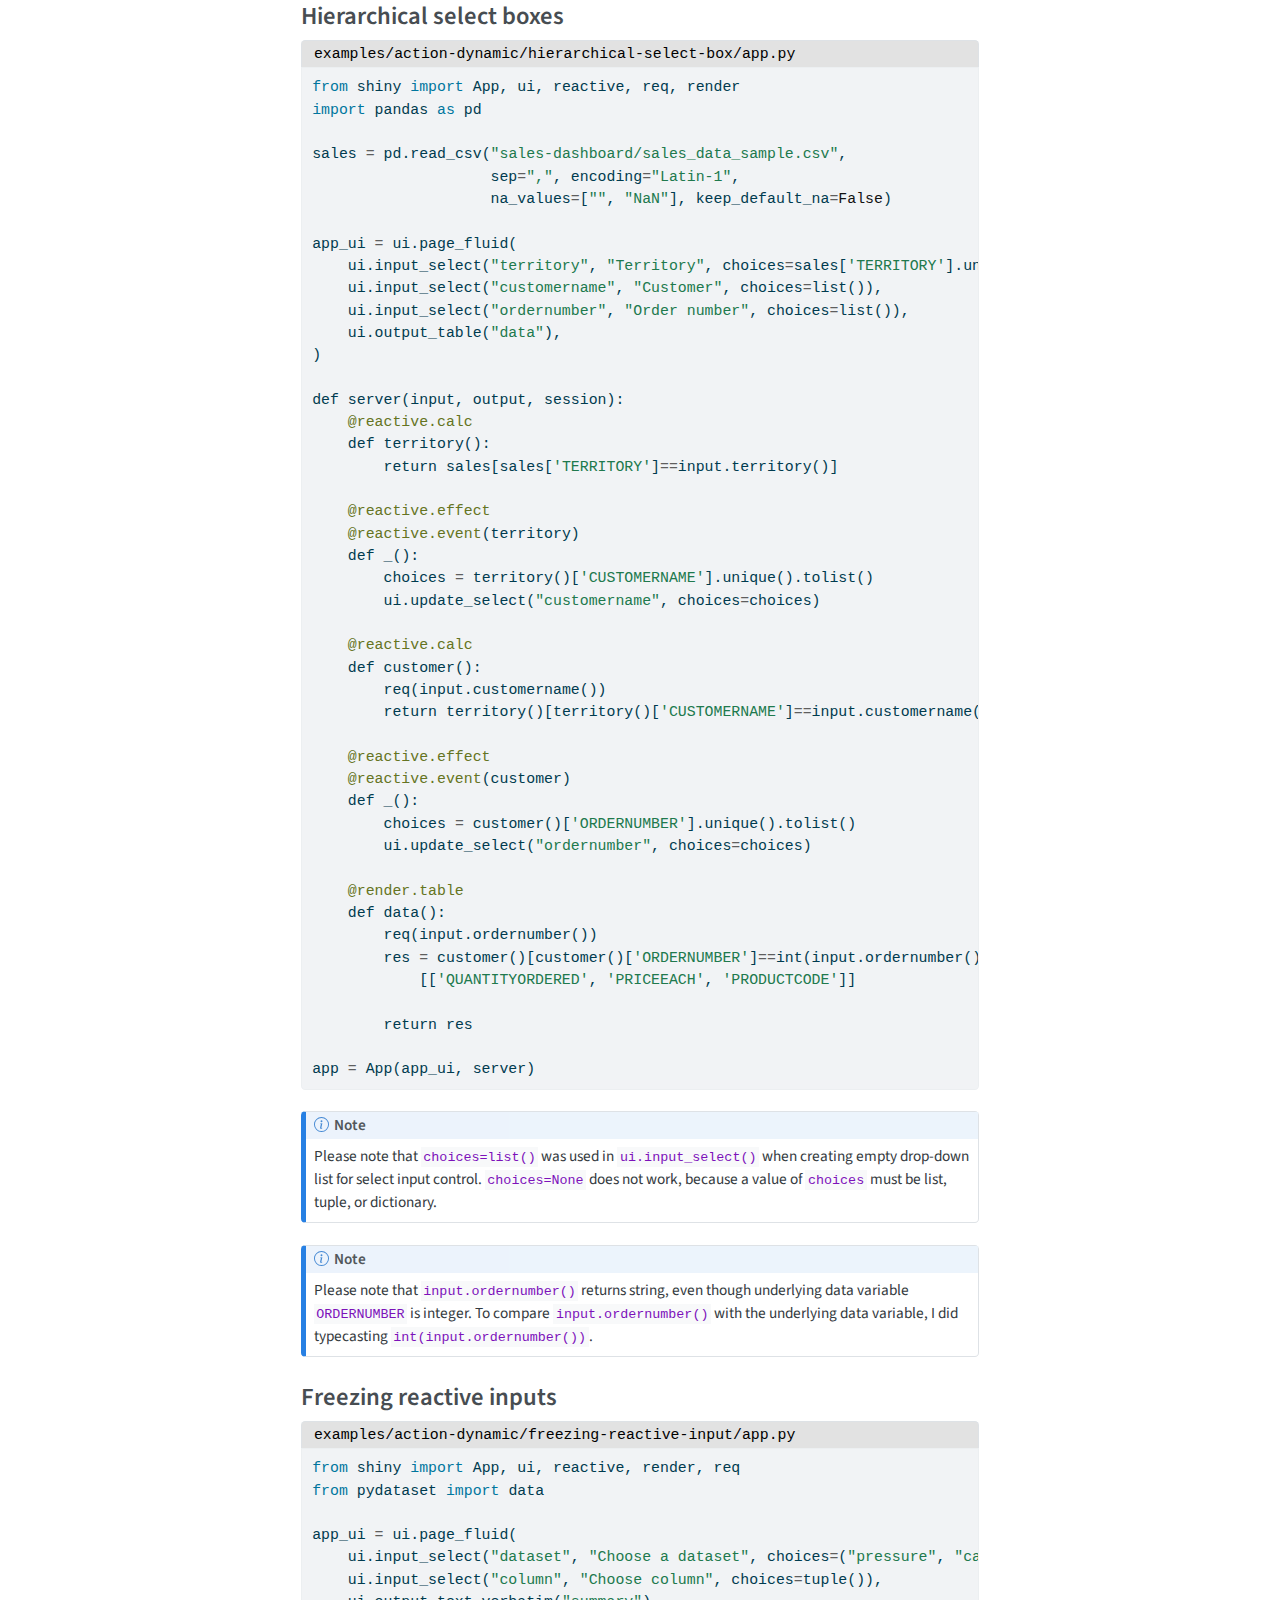
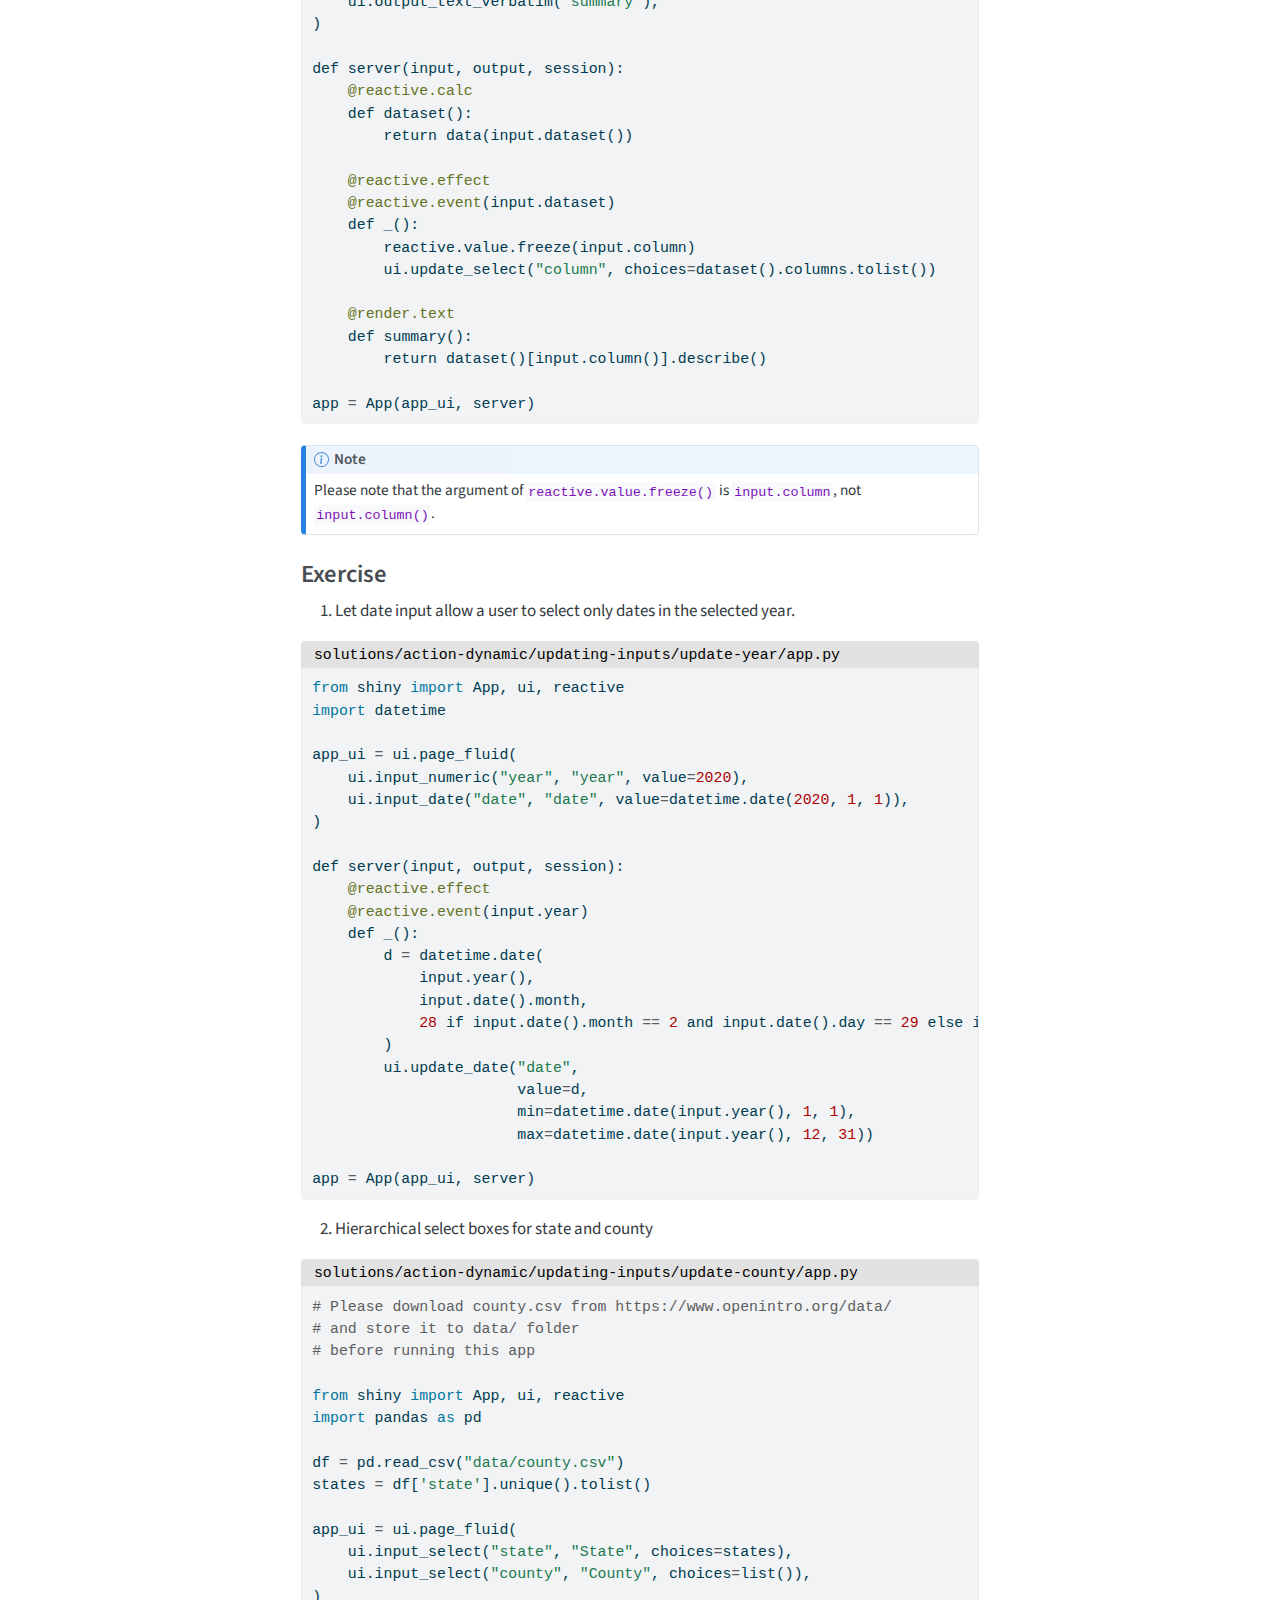
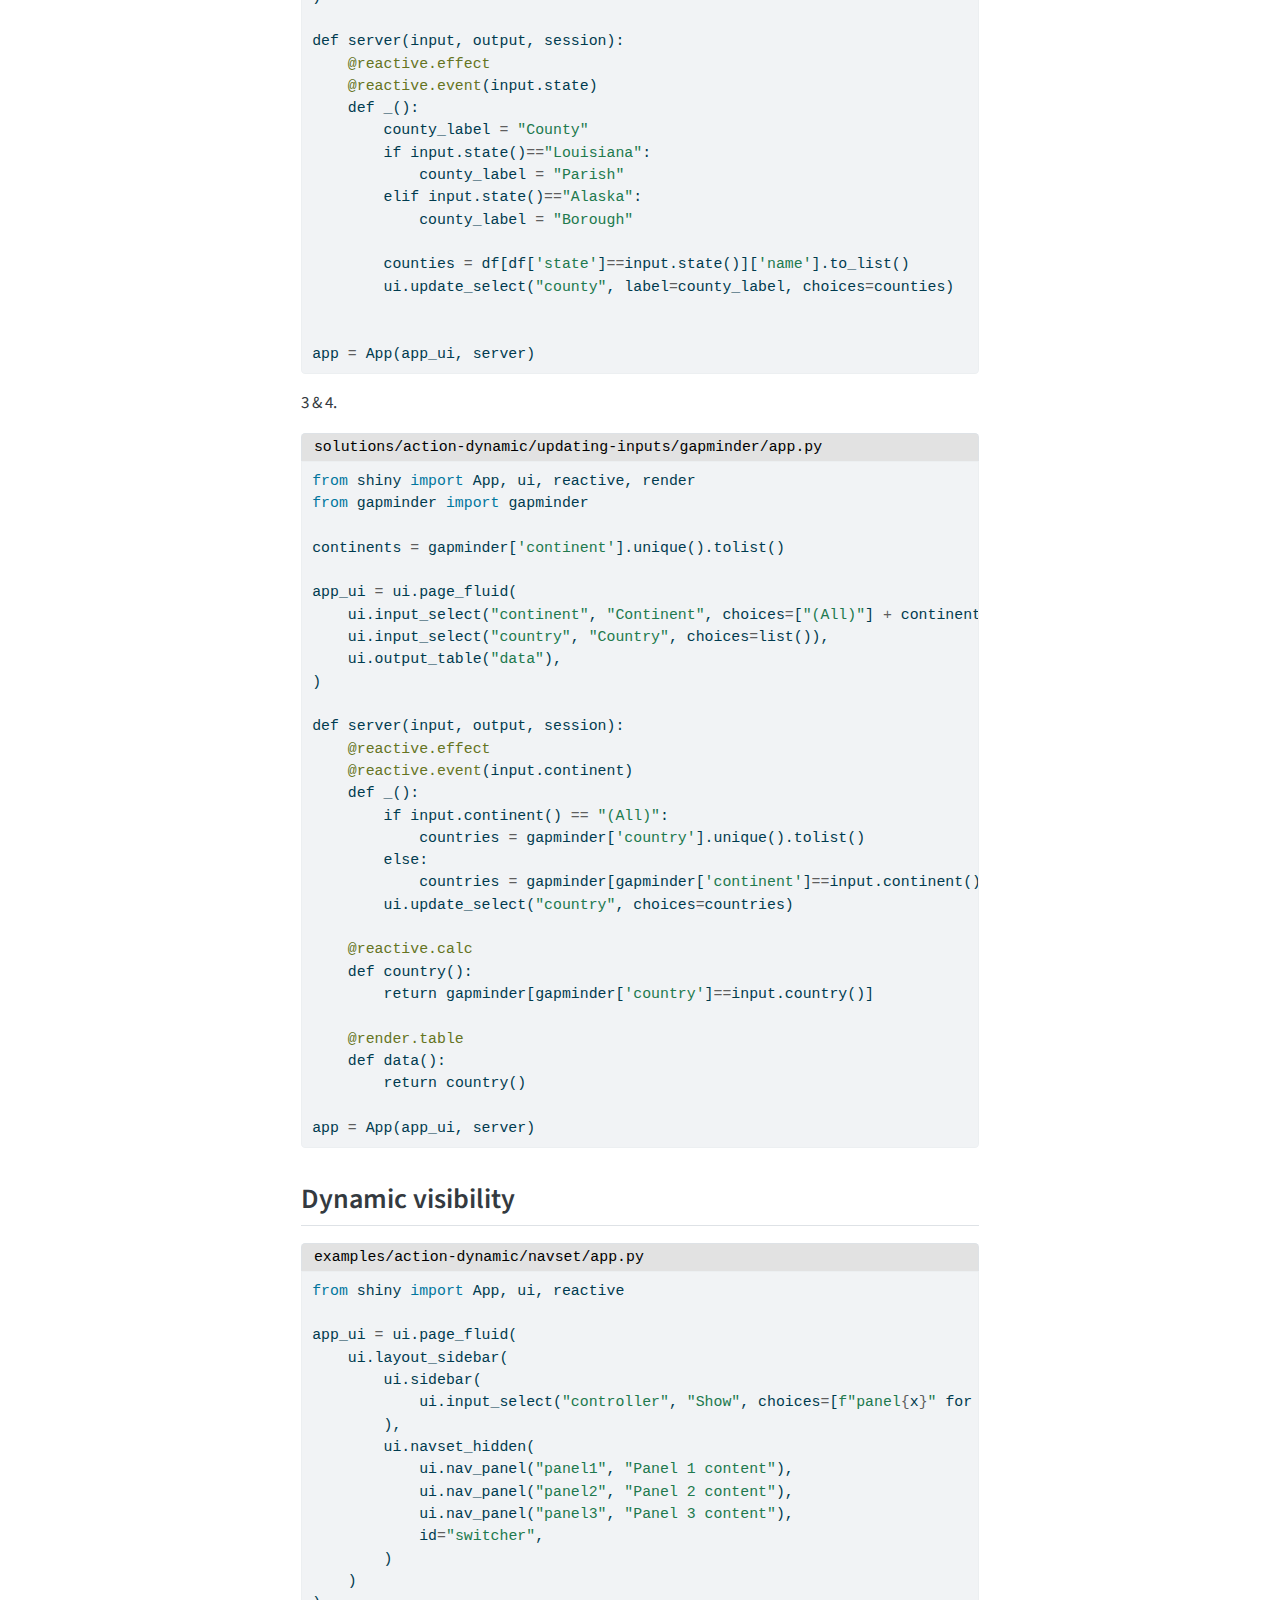
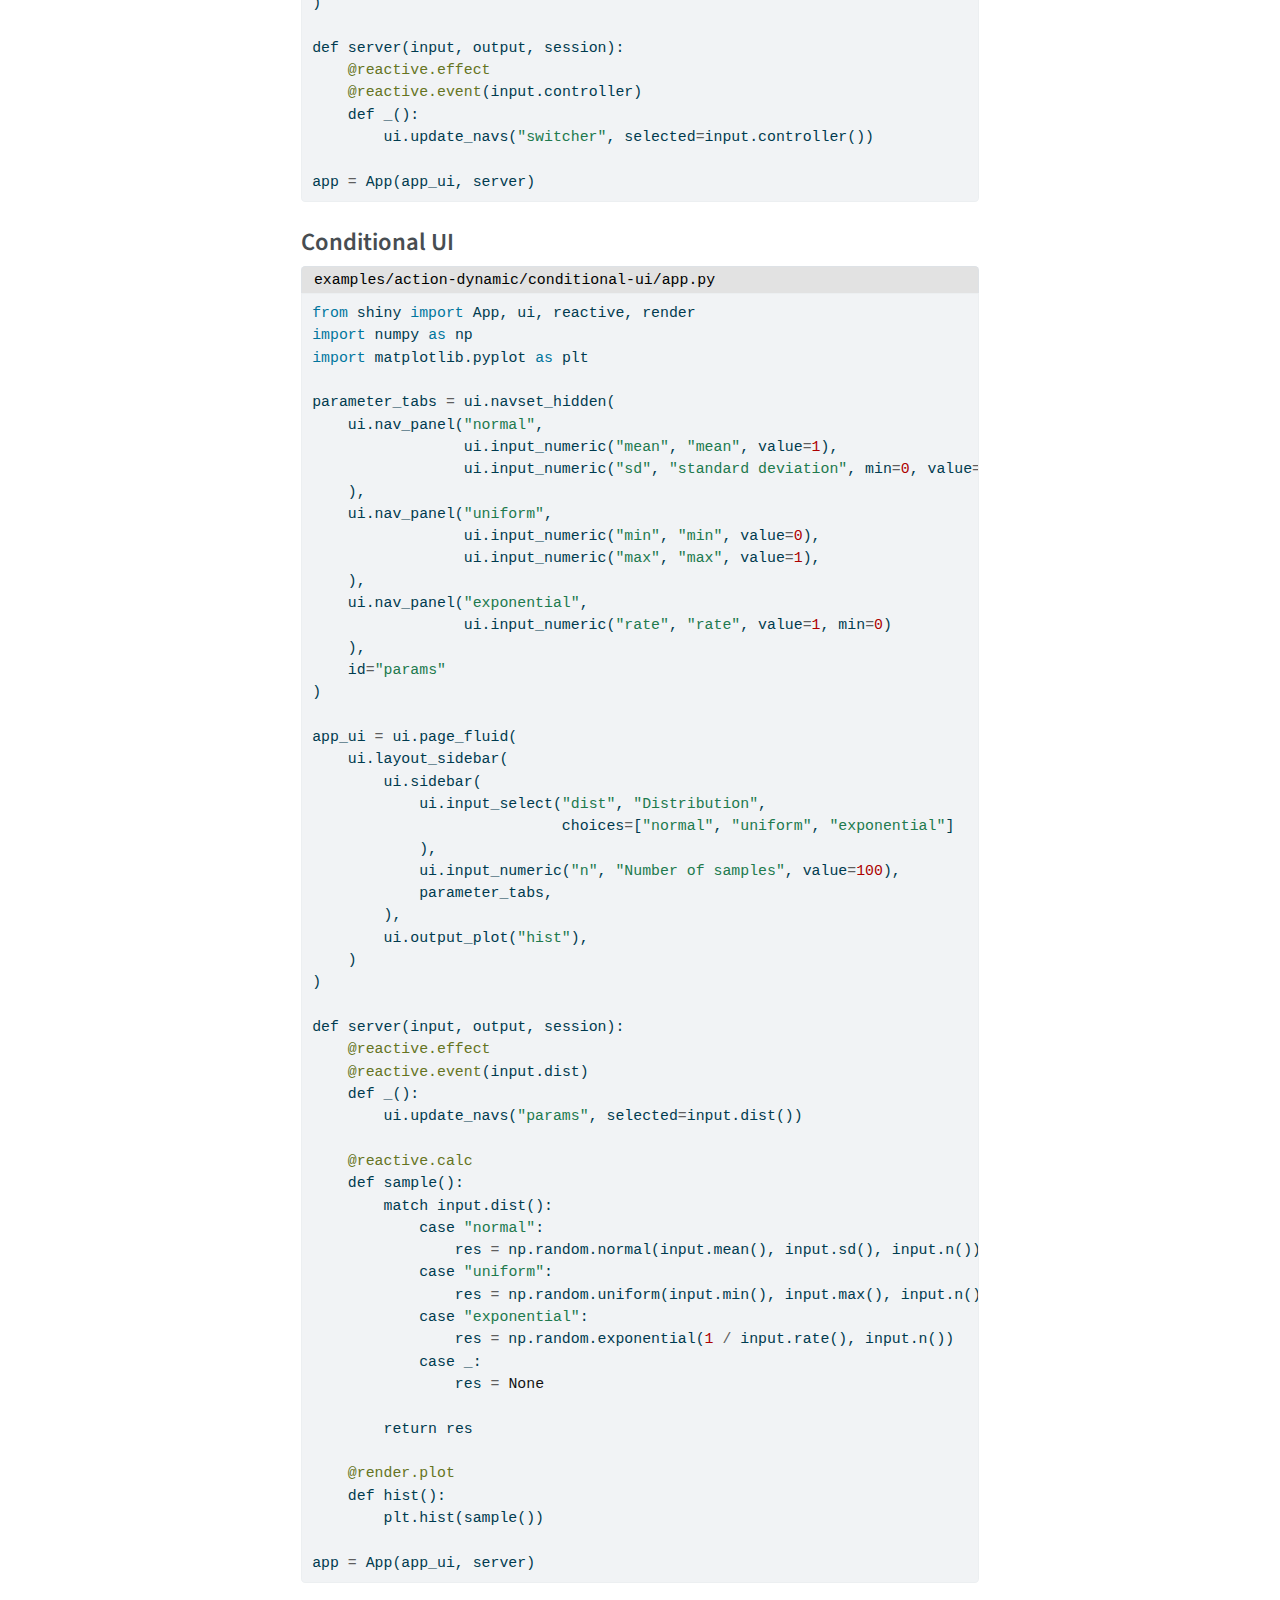
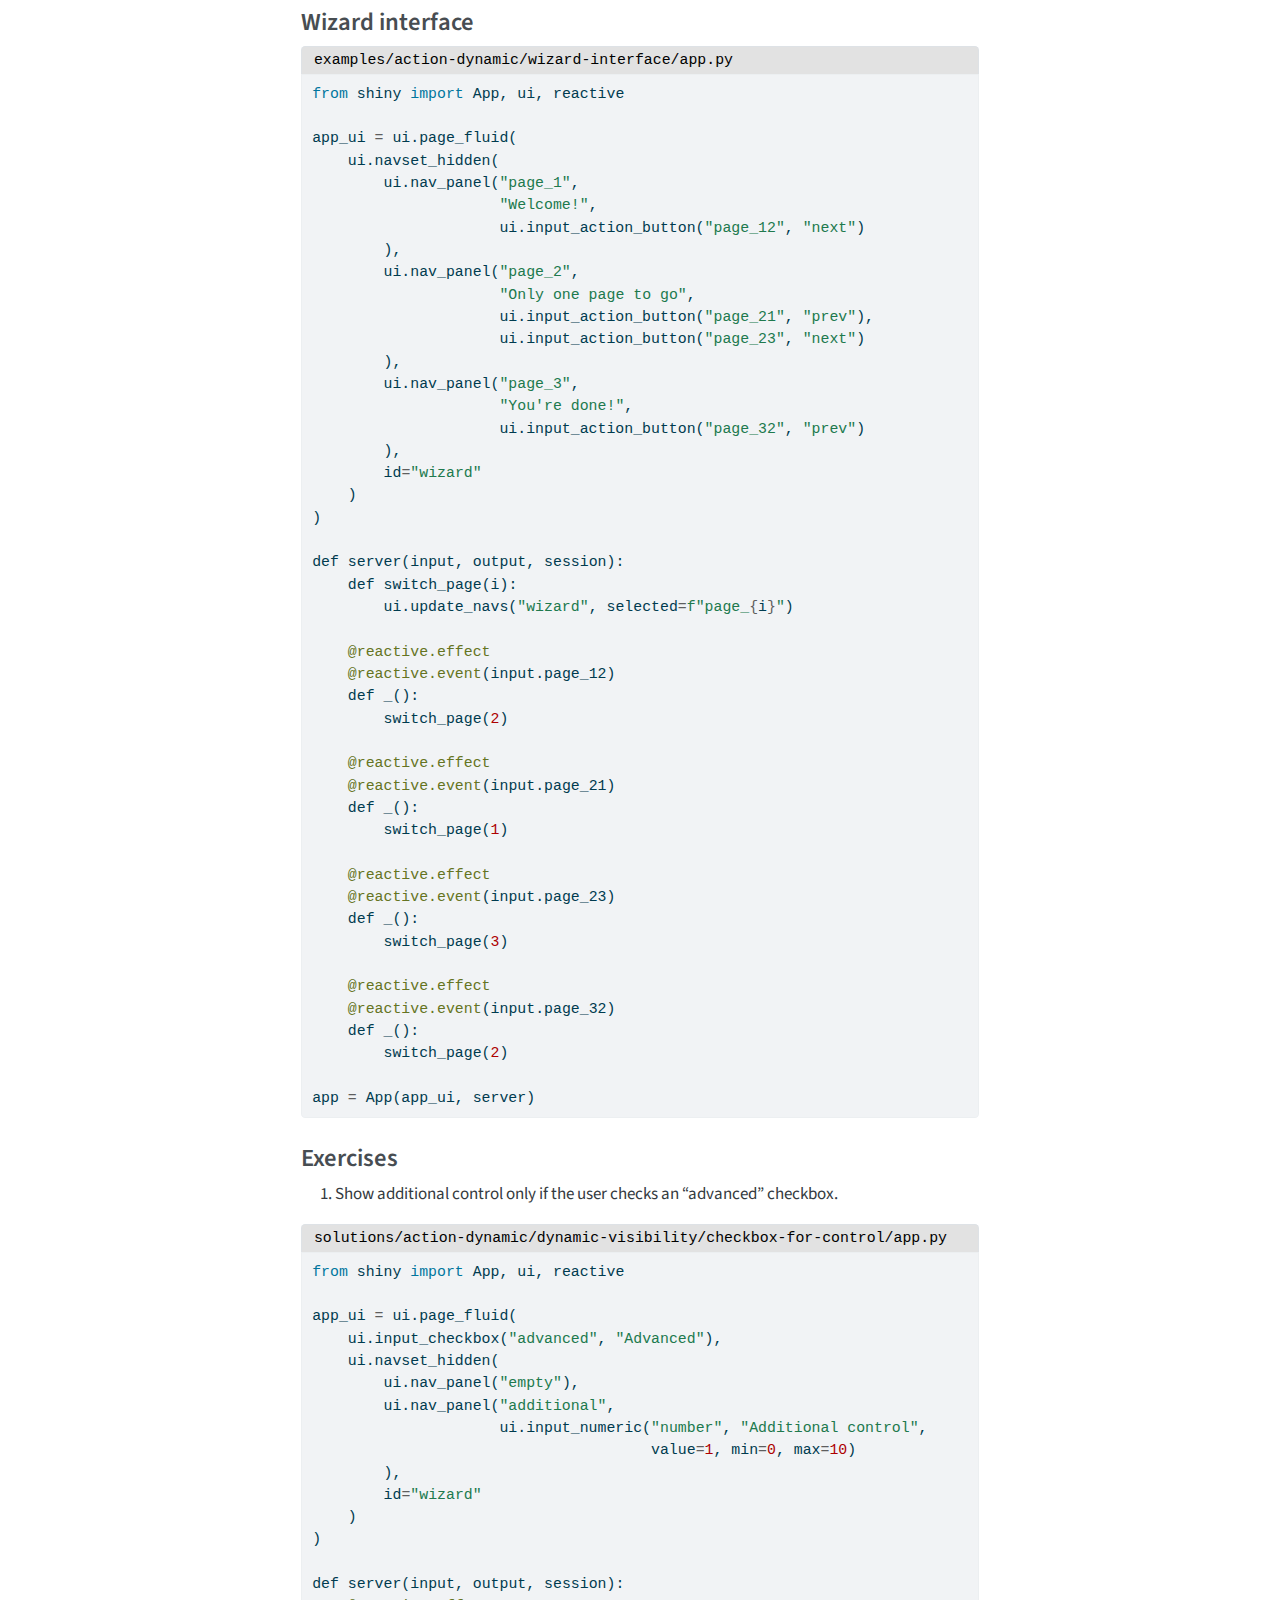
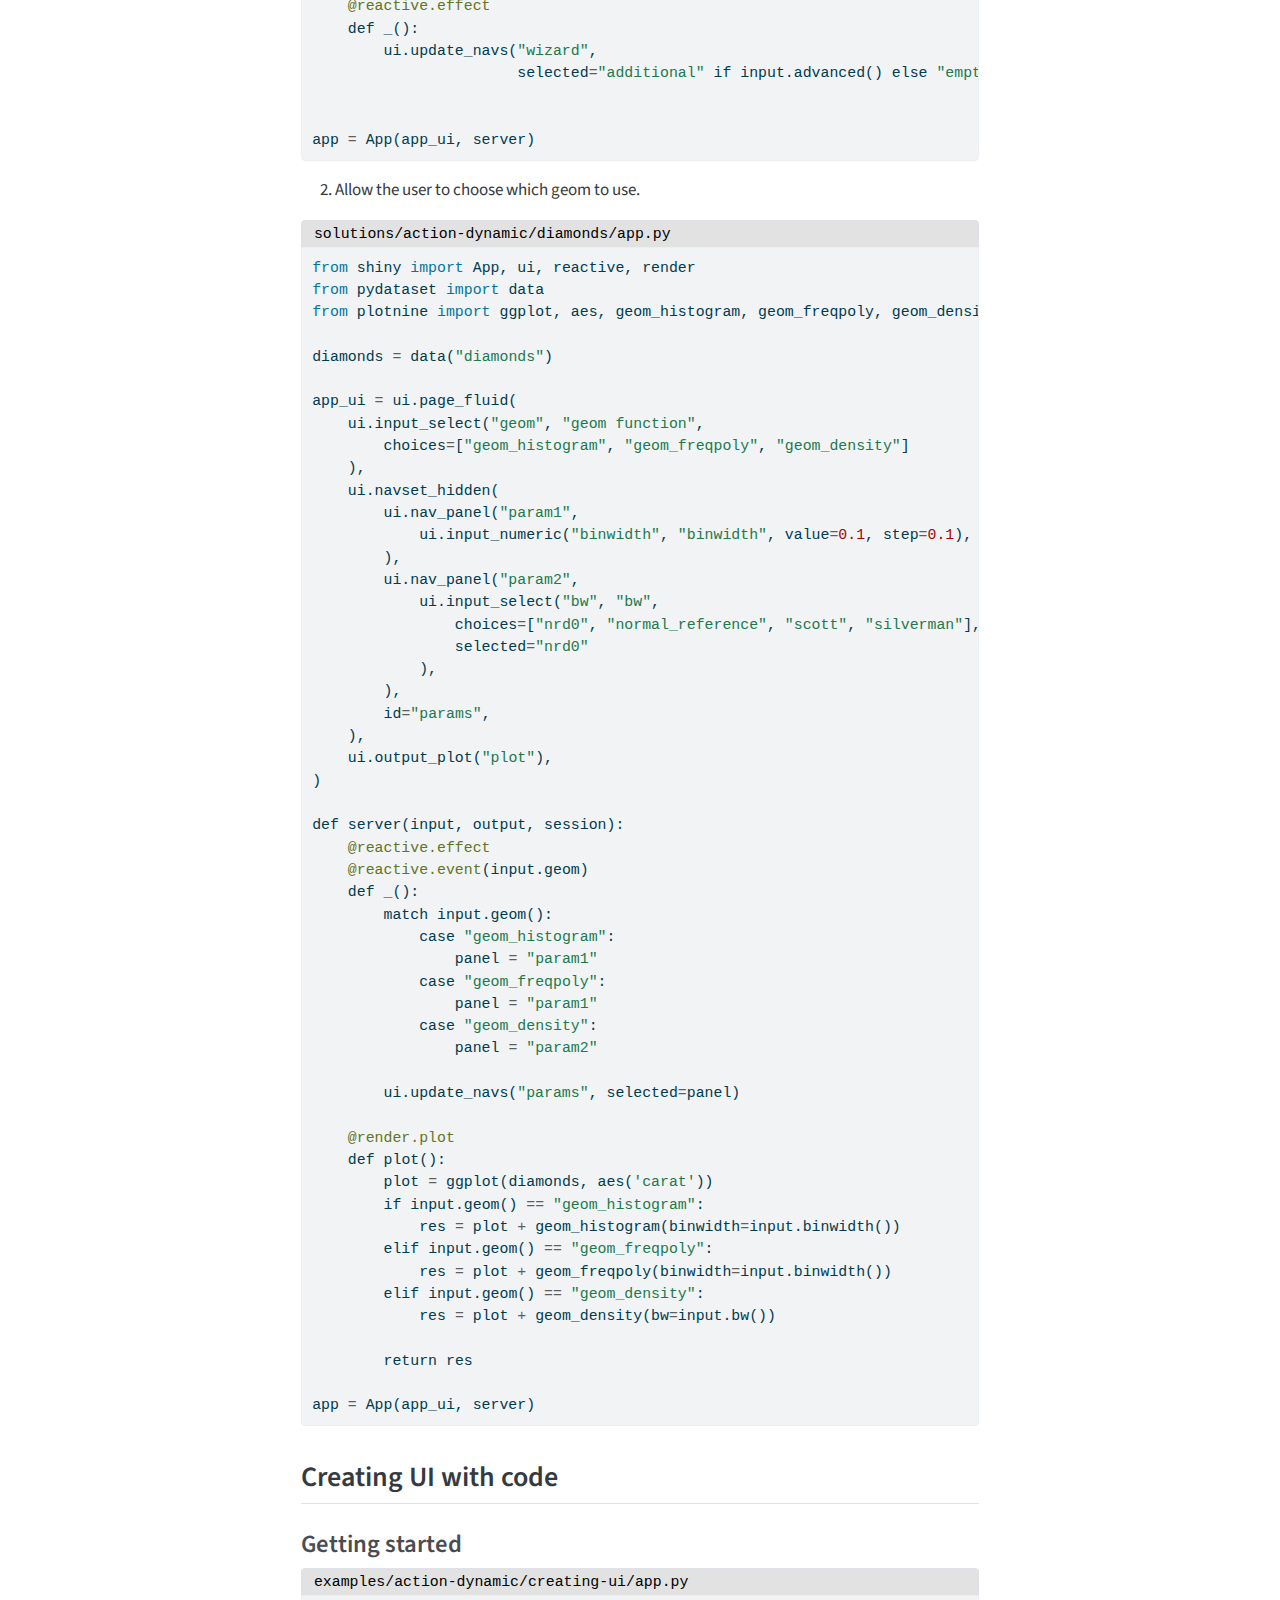
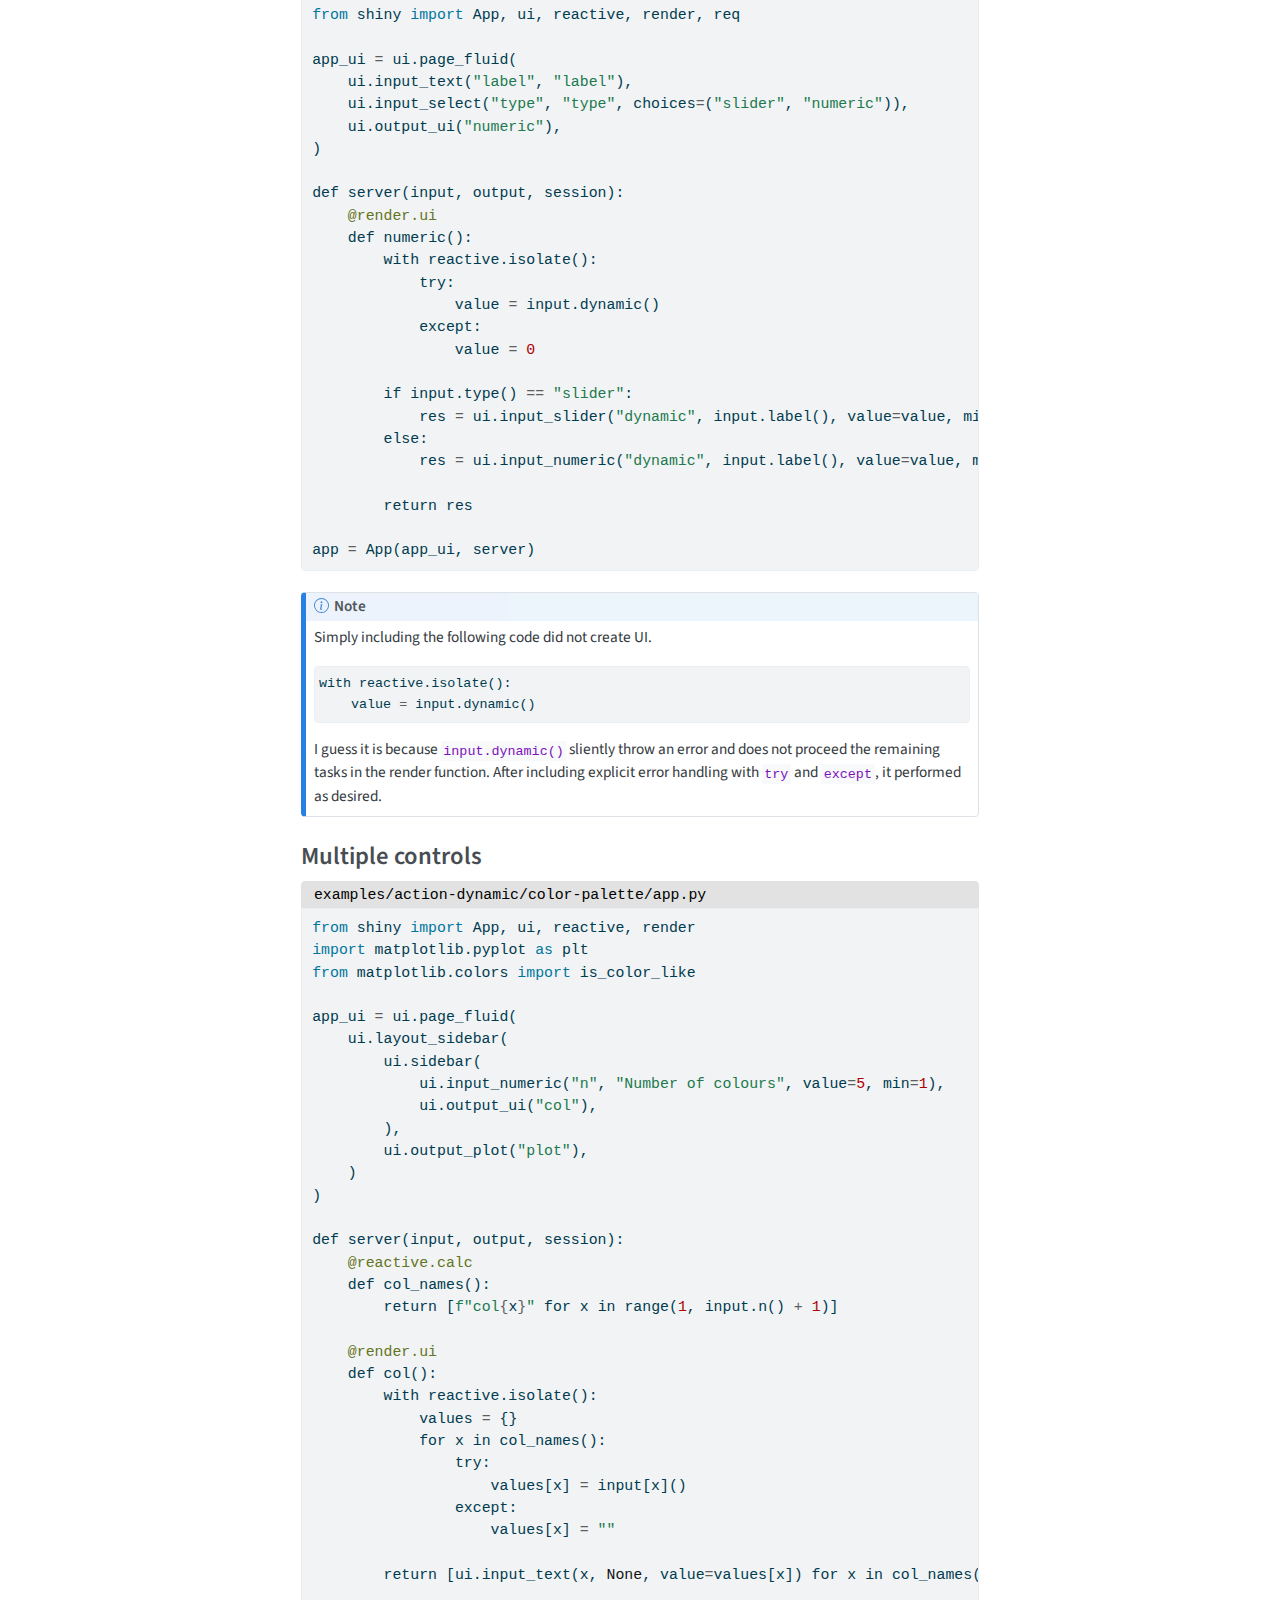
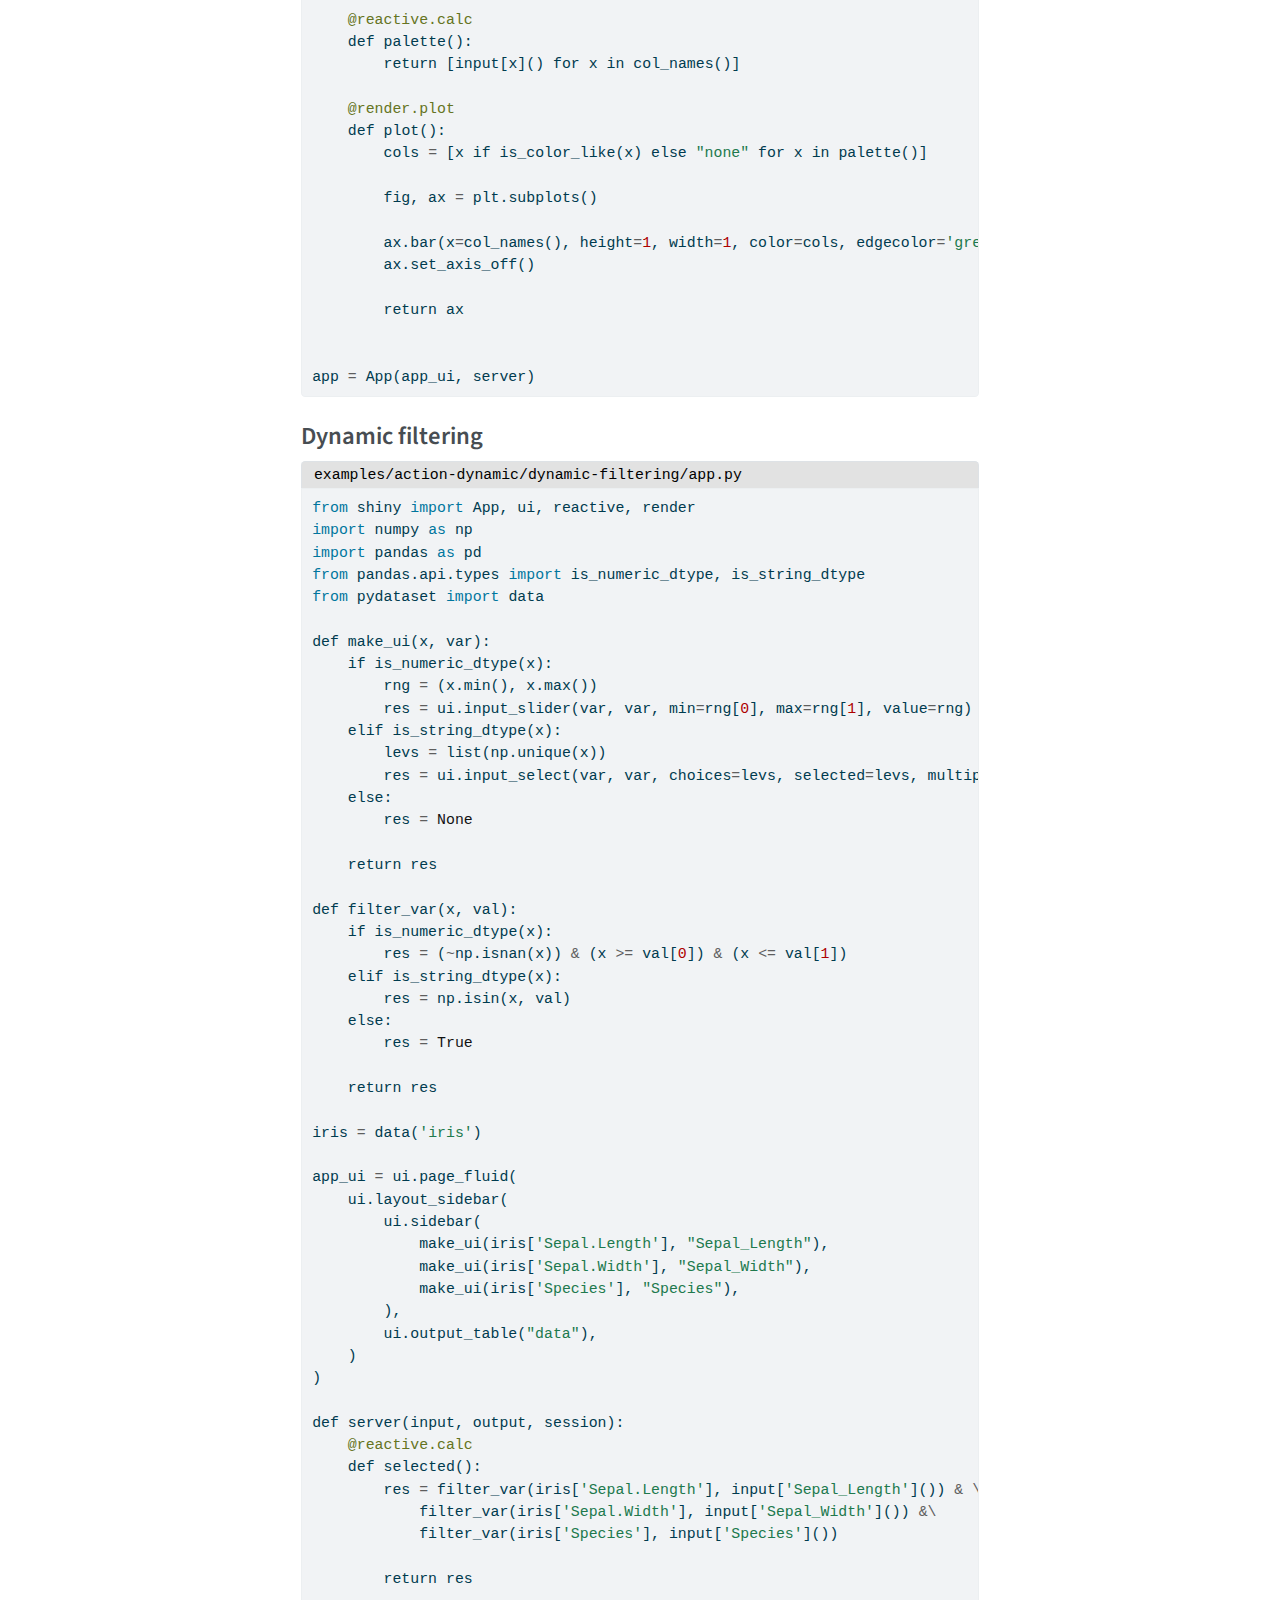
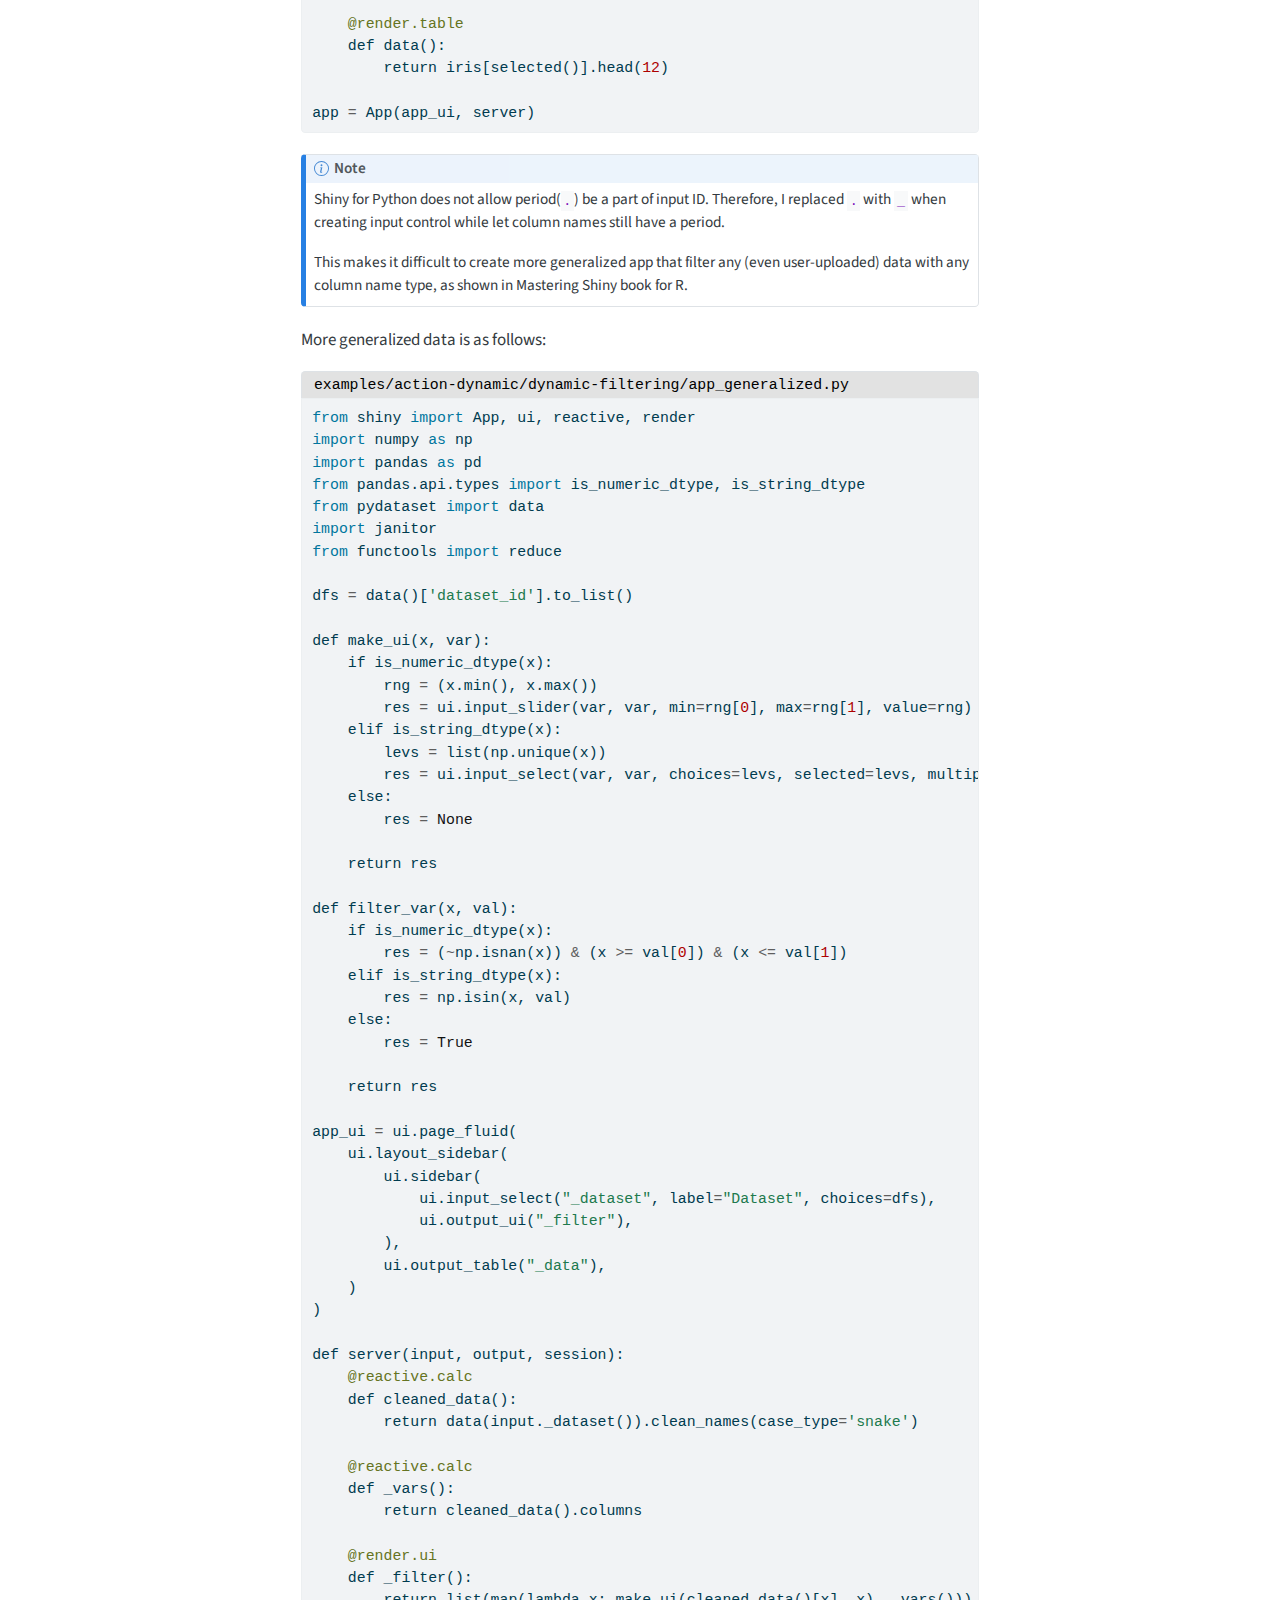
<file: action-dynamic.html>
<!DOCTYPE html>
<html xmlns="http://www.w3.org/1999/xhtml" lang="en" xml:lang="en"><head>

<meta charset="utf-8">
<meta name="generator" content="quarto-1.4.554">

<meta name="viewport" content="width=device-width, initial-scale=1.0, user-scalable=yes">


<title>Mastering Shiny Examples and Solutions for Python - Dynamic UI</title>
<style>
code{white-space: pre-wrap;}
span.smallcaps{font-variant: small-caps;}
div.columns{display: flex; gap: min(4vw, 1.5em);}
div.column{flex: auto; overflow-x: auto;}
div.hanging-indent{margin-left: 1.5em; text-indent: -1.5em;}
ul.task-list{list-style: none;}
ul.task-list li input[type="checkbox"] {
  width: 0.8em;
  margin: 0 0.8em 0.2em -1em; /* quarto-specific, see https://github.com/quarto-dev/quarto-cli/issues/4556 */ 
  vertical-align: middle;
}
/* CSS for syntax highlighting */
pre > code.sourceCode { white-space: pre; position: relative; }
pre > code.sourceCode > span { line-height: 1.25; }
pre > code.sourceCode > span:empty { height: 1.2em; }
.sourceCode { overflow: visible; }
code.sourceCode > span { color: inherit; text-decoration: inherit; }
div.sourceCode { margin: 1em 0; }
pre.sourceCode { margin: 0; }
@media screen {
div.sourceCode { overflow: auto; }
}
@media print {
pre > code.sourceCode { white-space: pre-wrap; }
pre > code.sourceCode > span { text-indent: -5em; padding-left: 5em; }
}
pre.numberSource code
  { counter-reset: source-line 0; }
pre.numberSource code > span
  { position: relative; left: -4em; counter-increment: source-line; }
pre.numberSource code > span > a:first-child::before
  { content: counter(source-line);
    position: relative; left: -1em; text-align: right; vertical-align: baseline;
    border: none; display: inline-block;
    -webkit-touch-callout: none; -webkit-user-select: none;
    -khtml-user-select: none; -moz-user-select: none;
    -ms-user-select: none; user-select: none;
    padding: 0 4px; width: 4em;
  }
pre.numberSource { margin-left: 3em;  padding-left: 4px; }
div.sourceCode
  {   }
@media screen {
pre > code.sourceCode > span > a:first-child::before { text-decoration: underline; }
}
</style>


<script src="site_libs/quarto-nav/quarto-nav.js"></script>
<script src="site_libs/quarto-nav/headroom.min.js"></script>
<script src="site_libs/clipboard/clipboard.min.js"></script>
<script src="site_libs/quarto-search/autocomplete.umd.js"></script>
<script src="site_libs/quarto-search/fuse.min.js"></script>
<script src="site_libs/quarto-search/quarto-search.js"></script>
<meta name="quarto:offset" content="./">
<link href="./action-transfer.html" rel="prev">
<script src="site_libs/quarto-html/quarto.js"></script>
<script src="site_libs/quarto-html/popper.min.js"></script>
<script src="site_libs/quarto-html/tippy.umd.min.js"></script>
<script src="site_libs/quarto-html/anchor.min.js"></script>
<link href="site_libs/quarto-html/tippy.css" rel="stylesheet">
<link href="site_libs/quarto-html/quarto-syntax-highlighting.css" rel="stylesheet" id="quarto-text-highlighting-styles">
<script src="site_libs/bootstrap/bootstrap.min.js"></script>
<link href="site_libs/bootstrap/bootstrap-icons.css" rel="stylesheet">
<link href="site_libs/bootstrap/bootstrap.min.css" rel="stylesheet" id="quarto-bootstrap" data-mode="light">
<script id="quarto-search-options" type="application/json">{
  "location": "sidebar",
  "copy-button": false,
  "collapse-after": 3,
  "panel-placement": "start",
  "type": "textbox",
  "limit": 50,
  "keyboard-shortcut": [
    "f",
    "/",
    "s"
  ],
  "show-item-context": false,
  "language": {
    "search-no-results-text": "No results",
    "search-matching-documents-text": "matching documents",
    "search-copy-link-title": "Copy link to search",
    "search-hide-matches-text": "Hide additional matches",
    "search-more-match-text": "more match in this document",
    "search-more-matches-text": "more matches in this document",
    "search-clear-button-title": "Clear",
    "search-text-placeholder": "",
    "search-detached-cancel-button-title": "Cancel",
    "search-submit-button-title": "Submit",
    "search-label": "Search"
  }
}</script>


</head>

<body class="nav-sidebar floating">

<div id="quarto-search-results"></div>
  <header id="quarto-header" class="headroom fixed-top">
  <nav class="quarto-secondary-nav">
    <div class="container-fluid d-flex">
      <button type="button" class="quarto-btn-toggle btn" data-bs-toggle="collapse" data-bs-target=".quarto-sidebar-collapse-item" aria-controls="quarto-sidebar" aria-expanded="false" aria-label="Toggle sidebar navigation" onclick="if (window.quartoToggleHeadroom) { window.quartoToggleHeadroom(); }">
        <i class="bi bi-layout-text-sidebar-reverse"></i>
      </button>
        <nav class="quarto-page-breadcrumbs" aria-label="breadcrumb"><ol class="breadcrumb"><li class="breadcrumb-item"><a href="./action-workflow.html">Shiny in Action</a></li><li class="breadcrumb-item"><a href="./action-dynamic.html"><span class="chapter-title">Dynamic UI</span></a></li></ol></nav>
        <a class="flex-grow-1" role="button" data-bs-toggle="collapse" data-bs-target=".quarto-sidebar-collapse-item" aria-controls="quarto-sidebar" aria-expanded="false" aria-label="Toggle sidebar navigation" onclick="if (window.quartoToggleHeadroom) { window.quartoToggleHeadroom(); }">      
        </a>
      <button type="button" class="btn quarto-search-button" aria-label="" onclick="window.quartoOpenSearch();">
        <i class="bi bi-search"></i>
      </button>
    </div>
  </nav>
</header>
<!-- content -->
<div id="quarto-content" class="quarto-container page-columns page-rows-contents page-layout-article">
<!-- sidebar -->
  <nav id="quarto-sidebar" class="sidebar collapse collapse-horizontal quarto-sidebar-collapse-item sidebar-navigation floating overflow-auto">
    <div class="pt-lg-2 mt-2 text-left sidebar-header">
    <div class="sidebar-title mb-0 py-0">
      <a href="./">Mastering Shiny Examples and Solutions for Python</a> 
        <div class="sidebar-tools-main">
    <a href="https://github.com/youngroklee-ml/mastering-shiny-for-python" title="Source Code" class="quarto-navigation-tool px-1" aria-label="Source Code"><i class="bi bi-github"></i></a>
</div>
    </div>
      </div>
        <div class="mt-2 flex-shrink-0 align-items-center">
        <div class="sidebar-search">
        <div id="quarto-search" class="" title="Search"></div>
        </div>
        </div>
    <div class="sidebar-menu-container"> 
    <ul class="list-unstyled mt-1">
        <li class="sidebar-item">
  <div class="sidebar-item-container"> 
  <a href="./index.html" class="sidebar-item-text sidebar-link">
 <span class="menu-text">Preface</span></a>
  </div>
</li>
        <li class="sidebar-item sidebar-item-section">
      <div class="sidebar-item-container"> 
            <a class="sidebar-item-text sidebar-link text-start" data-bs-toggle="collapse" data-bs-target="#quarto-sidebar-section-1" aria-expanded="true">
 <span class="menu-text">Getting Started</span></a>
          <a class="sidebar-item-toggle text-start" data-bs-toggle="collapse" data-bs-target="#quarto-sidebar-section-1" aria-expanded="true" aria-label="Toggle section">
            <i class="bi bi-chevron-right ms-2"></i>
          </a> 
      </div>
      <ul id="quarto-sidebar-section-1" class="collapse list-unstyled sidebar-section depth1 show">  
          <li class="sidebar-item">
  <div class="sidebar-item-container"> 
  <a href="./basic-app.html" class="sidebar-item-text sidebar-link"><span class="chapter-title">Your first Shiny app</span></a>
  </div>
</li>
          <li class="sidebar-item">
  <div class="sidebar-item-container"> 
  <a href="./basic-ui.html" class="sidebar-item-text sidebar-link"><span class="chapter-title">Basic UI</span></a>
  </div>
</li>
          <li class="sidebar-item">
  <div class="sidebar-item-container"> 
  <a href="./basic-reactivity.html" class="sidebar-item-text sidebar-link"><span class="chapter-title">Basic Reactivity</span></a>
  </div>
</li>
          <li class="sidebar-item">
  <div class="sidebar-item-container"> 
  <a href="./basic-case-study.html" class="sidebar-item-text sidebar-link"><span class="chapter-title">Case Study: ER Injuries</span></a>
  </div>
</li>
      </ul>
  </li>
        <li class="sidebar-item sidebar-item-section">
      <div class="sidebar-item-container"> 
            <a class="sidebar-item-text sidebar-link text-start" data-bs-toggle="collapse" data-bs-target="#quarto-sidebar-section-2" aria-expanded="true">
 <span class="menu-text">Shiny in Action</span></a>
          <a class="sidebar-item-toggle text-start" data-bs-toggle="collapse" data-bs-target="#quarto-sidebar-section-2" aria-expanded="true" aria-label="Toggle section">
            <i class="bi bi-chevron-right ms-2"></i>
          </a> 
      </div>
      <ul id="quarto-sidebar-section-2" class="collapse list-unstyled sidebar-section depth1 show">  
          <li class="sidebar-item">
  <div class="sidebar-item-container"> 
  <a href="./action-workflow.html" class="sidebar-item-text sidebar-link"><span class="chapter-title">Workflow</span></a>
  </div>
</li>
          <li class="sidebar-item">
  <div class="sidebar-item-container"> 
  <a href="./action-layout.html" class="sidebar-item-text sidebar-link"><span class="chapter-title">Layout, themes, HTML</span></a>
  </div>
</li>
          <li class="sidebar-item">
  <div class="sidebar-item-container"> 
  <a href="./action-graphics.html" class="sidebar-item-text sidebar-link"><span class="chapter-title">Graphics</span></a>
  </div>
</li>
          <li class="sidebar-item">
  <div class="sidebar-item-container"> 
  <a href="./action-feedback.html" class="sidebar-item-text sidebar-link"><span class="chapter-title">User Feedback</span></a>
  </div>
</li>
          <li class="sidebar-item">
  <div class="sidebar-item-container"> 
  <a href="./action-transfer.html" class="sidebar-item-text sidebar-link"><span class="chapter-title">Uploads and downloads</span></a>
  </div>
</li>
          <li class="sidebar-item">
  <div class="sidebar-item-container"> 
  <a href="./action-dynamic.html" class="sidebar-item-text sidebar-link active"><span class="chapter-title">Dynamic UI</span></a>
  </div>
</li>
      </ul>
  </li>
    </ul>
    </div>
</nav>
<div id="quarto-sidebar-glass" class="quarto-sidebar-collapse-item" data-bs-toggle="collapse" data-bs-target=".quarto-sidebar-collapse-item"></div>
<!-- margin-sidebar -->
    <div id="quarto-margin-sidebar" class="sidebar margin-sidebar">
        <nav id="TOC" role="doc-toc" class="toc-active">
    <h2 id="toc-title">Table of contents</h2>
   
  <ul>
  <li><a href="#updating-inputs" id="toc-updating-inputs" class="nav-link active" data-scroll-target="#updating-inputs">Updating inputs</a>
  <ul class="collapse">
  <li><a href="#simple-uses" id="toc-simple-uses" class="nav-link" data-scroll-target="#simple-uses">Simple uses</a></li>
  <li><a href="#hierarchical-select-boxes" id="toc-hierarchical-select-boxes" class="nav-link" data-scroll-target="#hierarchical-select-boxes">Hierarchical select boxes</a></li>
  <li><a href="#freezing-reactive-inputs" id="toc-freezing-reactive-inputs" class="nav-link" data-scroll-target="#freezing-reactive-inputs">Freezing reactive inputs</a></li>
  <li><a href="#exercise" id="toc-exercise" class="nav-link" data-scroll-target="#exercise">Exercise</a></li>
  </ul></li>
  <li><a href="#dynamic-visibility" id="toc-dynamic-visibility" class="nav-link" data-scroll-target="#dynamic-visibility">Dynamic visibility</a>
  <ul class="collapse">
  <li><a href="#conditional-ui" id="toc-conditional-ui" class="nav-link" data-scroll-target="#conditional-ui">Conditional UI</a></li>
  <li><a href="#wizard-interface" id="toc-wizard-interface" class="nav-link" data-scroll-target="#wizard-interface">Wizard interface</a></li>
  <li><a href="#exercises" id="toc-exercises" class="nav-link" data-scroll-target="#exercises">Exercises</a></li>
  </ul></li>
  <li><a href="#creating-ui-with-code" id="toc-creating-ui-with-code" class="nav-link" data-scroll-target="#creating-ui-with-code">Creating UI with code</a>
  <ul class="collapse">
  <li><a href="#getting-started" id="toc-getting-started" class="nav-link" data-scroll-target="#getting-started">Getting started</a></li>
  <li><a href="#multiple-controls" id="toc-multiple-controls" class="nav-link" data-scroll-target="#multiple-controls">Multiple controls</a></li>
  <li><a href="#dynamic-filtering" id="toc-dynamic-filtering" class="nav-link" data-scroll-target="#dynamic-filtering">Dynamic filtering</a></li>
  <li><a href="#excercises" id="toc-excercises" class="nav-link" data-scroll-target="#excercises">Excercises</a></li>
  </ul></li>
  </ul>
<div class="toc-actions"><ul><li><a href="https://github.com/youngroklee-ml/mastering-shiny-for-python/edit/main/action-dynamic.qmd" class="toc-action"><i class="bi bi-github"></i>Edit this page</a></li><li><a href="https://github.com/youngroklee-ml/mastering-shiny-for-python/issues/new" class="toc-action"><i class="bi empty"></i>Report an issue</a></li></ul></div></nav>
    </div>
<!-- main -->
<main class="content" id="quarto-document-content">

<header id="title-block-header" class="quarto-title-block default"><nav class="quarto-page-breadcrumbs quarto-title-breadcrumbs d-none d-lg-block" aria-label="breadcrumb"><ol class="breadcrumb"><li class="breadcrumb-item"><a href="./action-workflow.html">Shiny in Action</a></li><li class="breadcrumb-item"><a href="./action-dynamic.html"><span class="chapter-title">Dynamic UI</span></a></li></ol></nav>
<div class="quarto-title">
<h1 class="title"><span class="chapter-title">Dynamic UI</span></h1>
</div>



<div class="quarto-title-meta">

    
  
    
  </div>
  


</header>


<section id="updating-inputs" class="level2">
<h2 class="anchored" data-anchor-id="updating-inputs">Updating inputs</h2>
<div class="code-with-filename">
<div class="code-with-filename-file">
<pre><strong>examples/action-dynamic/slider-min-max/app.py</strong></pre>
</div>
<div class="sourceCode" id="cb1" data-filename="examples/action-dynamic/slider-min-max/app.py"><pre class="sourceCode python code-with-copy"><code class="sourceCode python"><span id="cb1-1"><a href="#cb1-1" aria-hidden="true" tabindex="-1"></a><span class="im">from</span> shiny <span class="im">import</span> App, ui, reactive</span>
<span id="cb1-2"><a href="#cb1-2" aria-hidden="true" tabindex="-1"></a></span>
<span id="cb1-3"><a href="#cb1-3" aria-hidden="true" tabindex="-1"></a>app_ui <span class="op">=</span> ui.page_fluid(</span>
<span id="cb1-4"><a href="#cb1-4" aria-hidden="true" tabindex="-1"></a>    ui.input_numeric(<span class="st">"min"</span>, <span class="st">"Minimum"</span>, <span class="dv">0</span>),</span>
<span id="cb1-5"><a href="#cb1-5" aria-hidden="true" tabindex="-1"></a>    ui.input_numeric(<span class="st">"max"</span>, <span class="st">"Maximum"</span>, <span class="dv">3</span>),</span>
<span id="cb1-6"><a href="#cb1-6" aria-hidden="true" tabindex="-1"></a>    ui.input_slider(<span class="st">"n"</span>, <span class="st">"n"</span>, <span class="bu">min</span><span class="op">=</span><span class="dv">0</span>, <span class="bu">max</span><span class="op">=</span><span class="dv">3</span>, value<span class="op">=</span><span class="dv">1</span>),</span>
<span id="cb1-7"><a href="#cb1-7" aria-hidden="true" tabindex="-1"></a>)</span>
<span id="cb1-8"><a href="#cb1-8" aria-hidden="true" tabindex="-1"></a></span>
<span id="cb1-9"><a href="#cb1-9" aria-hidden="true" tabindex="-1"></a><span class="kw">def</span> server(<span class="bu">input</span>, output, session):</span>
<span id="cb1-10"><a href="#cb1-10" aria-hidden="true" tabindex="-1"></a>    <span class="at">@reactive.effect</span></span>
<span id="cb1-11"><a href="#cb1-11" aria-hidden="true" tabindex="-1"></a>    <span class="at">@reactive.event</span>(<span class="bu">input</span>.<span class="bu">min</span>)</span>
<span id="cb1-12"><a href="#cb1-12" aria-hidden="true" tabindex="-1"></a>    <span class="kw">def</span> _():</span>
<span id="cb1-13"><a href="#cb1-13" aria-hidden="true" tabindex="-1"></a>        ui.update_slider(<span class="st">"n"</span>, <span class="bu">min</span><span class="op">=</span><span class="bu">input</span>.<span class="bu">min</span>())</span>
<span id="cb1-14"><a href="#cb1-14" aria-hidden="true" tabindex="-1"></a>    </span>
<span id="cb1-15"><a href="#cb1-15" aria-hidden="true" tabindex="-1"></a>    <span class="at">@reactive.effect</span></span>
<span id="cb1-16"><a href="#cb1-16" aria-hidden="true" tabindex="-1"></a>    <span class="at">@reactive.event</span>(<span class="bu">input</span>.<span class="bu">max</span>)</span>
<span id="cb1-17"><a href="#cb1-17" aria-hidden="true" tabindex="-1"></a>    <span class="kw">def</span> _():</span>
<span id="cb1-18"><a href="#cb1-18" aria-hidden="true" tabindex="-1"></a>        ui.update_slider(<span class="st">"n"</span>, <span class="bu">max</span><span class="op">=</span><span class="bu">input</span>.<span class="bu">max</span>())</span>
<span id="cb1-19"><a href="#cb1-19" aria-hidden="true" tabindex="-1"></a></span>
<span id="cb1-20"><a href="#cb1-20" aria-hidden="true" tabindex="-1"></a>app <span class="op">=</span> App(app_ui, server)</span></code><button title="Copy to Clipboard" class="code-copy-button"><i class="bi"></i></button></pre></div>
</div>
<section id="simple-uses" class="level3">
<h3 class="anchored" data-anchor-id="simple-uses">Simple uses</h3>
<div class="code-with-filename">
<div class="code-with-filename-file">
<pre><strong>examples/action-dynamic/reset/app.py</strong></pre>
</div>
<div class="sourceCode" id="cb2" data-filename="examples/action-dynamic/reset/app.py"><pre class="sourceCode python code-with-copy"><code class="sourceCode python"><span id="cb2-1"><a href="#cb2-1" aria-hidden="true" tabindex="-1"></a><span class="im">from</span> shiny <span class="im">import</span> App, ui, reactive</span>
<span id="cb2-2"><a href="#cb2-2" aria-hidden="true" tabindex="-1"></a></span>
<span id="cb2-3"><a href="#cb2-3" aria-hidden="true" tabindex="-1"></a>app_ui <span class="op">=</span> ui.page_fluid(</span>
<span id="cb2-4"><a href="#cb2-4" aria-hidden="true" tabindex="-1"></a>    ui.input_slider(<span class="st">"x1"</span>, <span class="st">"x1"</span>, <span class="bu">min</span><span class="op">=-</span><span class="dv">10</span>, <span class="bu">max</span><span class="op">=</span><span class="dv">10</span>, value<span class="op">=</span><span class="dv">0</span>),</span>
<span id="cb2-5"><a href="#cb2-5" aria-hidden="true" tabindex="-1"></a>    ui.input_slider(<span class="st">"x2"</span>, <span class="st">"x2"</span>, <span class="bu">min</span><span class="op">=-</span><span class="dv">10</span>, <span class="bu">max</span><span class="op">=</span><span class="dv">10</span>, value<span class="op">=</span><span class="dv">0</span>),</span>
<span id="cb2-6"><a href="#cb2-6" aria-hidden="true" tabindex="-1"></a>    ui.input_slider(<span class="st">"x3"</span>, <span class="st">"x3"</span>, <span class="bu">min</span><span class="op">=-</span><span class="dv">10</span>, <span class="bu">max</span><span class="op">=</span><span class="dv">10</span>, value<span class="op">=</span><span class="dv">0</span>),</span>
<span id="cb2-7"><a href="#cb2-7" aria-hidden="true" tabindex="-1"></a>    ui.input_action_button(<span class="st">"reset"</span>, <span class="st">"Reset"</span>),</span>
<span id="cb2-8"><a href="#cb2-8" aria-hidden="true" tabindex="-1"></a>)</span>
<span id="cb2-9"><a href="#cb2-9" aria-hidden="true" tabindex="-1"></a></span>
<span id="cb2-10"><a href="#cb2-10" aria-hidden="true" tabindex="-1"></a><span class="kw">def</span> server(<span class="bu">input</span>, output, session):</span>
<span id="cb2-11"><a href="#cb2-11" aria-hidden="true" tabindex="-1"></a>    <span class="at">@reactive.effect</span></span>
<span id="cb2-12"><a href="#cb2-12" aria-hidden="true" tabindex="-1"></a>    <span class="at">@reactive.event</span>(<span class="bu">input</span>.reset)</span>
<span id="cb2-13"><a href="#cb2-13" aria-hidden="true" tabindex="-1"></a>    <span class="kw">def</span> _():</span>
<span id="cb2-14"><a href="#cb2-14" aria-hidden="true" tabindex="-1"></a>        ui.update_slider(<span class="st">"x1"</span>, value<span class="op">=</span><span class="dv">0</span>)</span>
<span id="cb2-15"><a href="#cb2-15" aria-hidden="true" tabindex="-1"></a>        ui.update_slider(<span class="st">"x2"</span>, value<span class="op">=</span><span class="dv">0</span>)</span>
<span id="cb2-16"><a href="#cb2-16" aria-hidden="true" tabindex="-1"></a>        ui.update_slider(<span class="st">"x3"</span>, value<span class="op">=</span><span class="dv">0</span>)</span>
<span id="cb2-17"><a href="#cb2-17" aria-hidden="true" tabindex="-1"></a></span>
<span id="cb2-18"><a href="#cb2-18" aria-hidden="true" tabindex="-1"></a>app <span class="op">=</span> App(app_ui, server)</span></code><button title="Copy to Clipboard" class="code-copy-button"><i class="bi"></i></button></pre></div>
</div>
<div class="code-with-filename">
<div class="code-with-filename-file">
<pre><strong>examples/action-dynamic/action-button-label/app.py</strong></pre>
</div>
<div class="sourceCode" id="cb3" data-filename="examples/action-dynamic/action-button-label/app.py"><pre class="sourceCode python code-with-copy"><code class="sourceCode python"><span id="cb3-1"><a href="#cb3-1" aria-hidden="true" tabindex="-1"></a><span class="im">from</span> shiny <span class="im">import</span> App, ui, reactive</span>
<span id="cb3-2"><a href="#cb3-2" aria-hidden="true" tabindex="-1"></a></span>
<span id="cb3-3"><a href="#cb3-3" aria-hidden="true" tabindex="-1"></a>app_ui <span class="op">=</span> ui.page_fluid(</span>
<span id="cb3-4"><a href="#cb3-4" aria-hidden="true" tabindex="-1"></a>    ui.input_numeric(<span class="st">"n"</span>, <span class="st">"Simulations"</span>, <span class="dv">10</span>),</span>
<span id="cb3-5"><a href="#cb3-5" aria-hidden="true" tabindex="-1"></a>    ui.input_action_button(<span class="st">"simulate"</span>, <span class="st">"Simulate"</span>),</span>
<span id="cb3-6"><a href="#cb3-6" aria-hidden="true" tabindex="-1"></a>)</span>
<span id="cb3-7"><a href="#cb3-7" aria-hidden="true" tabindex="-1"></a></span>
<span id="cb3-8"><a href="#cb3-8" aria-hidden="true" tabindex="-1"></a><span class="kw">def</span> server(<span class="bu">input</span>, output, session):</span>
<span id="cb3-9"><a href="#cb3-9" aria-hidden="true" tabindex="-1"></a>    <span class="at">@reactive.effect</span></span>
<span id="cb3-10"><a href="#cb3-10" aria-hidden="true" tabindex="-1"></a>    <span class="at">@reactive.event</span>(<span class="bu">input</span>.n)</span>
<span id="cb3-11"><a href="#cb3-11" aria-hidden="true" tabindex="-1"></a>    <span class="kw">def</span> _():</span>
<span id="cb3-12"><a href="#cb3-12" aria-hidden="true" tabindex="-1"></a>        label <span class="op">=</span> <span class="ss">f"Simulate </span><span class="sc">{</span><span class="bu">input</span><span class="sc">.</span>n()<span class="sc">}</span><span class="ss"> times"</span></span>
<span id="cb3-13"><a href="#cb3-13" aria-hidden="true" tabindex="-1"></a>        ui.update_action_button(<span class="st">"simulate"</span>, label<span class="op">=</span>label)</span>
<span id="cb3-14"><a href="#cb3-14" aria-hidden="true" tabindex="-1"></a></span>
<span id="cb3-15"><a href="#cb3-15" aria-hidden="true" tabindex="-1"></a>app <span class="op">=</span> App(app_ui, server)</span></code><button title="Copy to Clipboard" class="code-copy-button"><i class="bi"></i></button></pre></div>
</div>
</section>
<section id="hierarchical-select-boxes" class="level3">
<h3 class="anchored" data-anchor-id="hierarchical-select-boxes">Hierarchical select boxes</h3>
<div class="code-with-filename">
<div class="code-with-filename-file">
<pre><strong>examples/action-dynamic/hierarchical-select-box/app.py</strong></pre>
</div>
<div class="sourceCode" id="cb4" data-filename="examples/action-dynamic/hierarchical-select-box/app.py"><pre class="sourceCode python code-with-copy"><code class="sourceCode python"><span id="cb4-1"><a href="#cb4-1" aria-hidden="true" tabindex="-1"></a><span class="im">from</span> shiny <span class="im">import</span> App, ui, reactive, req, render</span>
<span id="cb4-2"><a href="#cb4-2" aria-hidden="true" tabindex="-1"></a><span class="im">import</span> pandas <span class="im">as</span> pd</span>
<span id="cb4-3"><a href="#cb4-3" aria-hidden="true" tabindex="-1"></a></span>
<span id="cb4-4"><a href="#cb4-4" aria-hidden="true" tabindex="-1"></a>sales <span class="op">=</span> pd.read_csv(<span class="st">"sales-dashboard/sales_data_sample.csv"</span>,</span>
<span id="cb4-5"><a href="#cb4-5" aria-hidden="true" tabindex="-1"></a>                    sep<span class="op">=</span><span class="st">","</span>, encoding<span class="op">=</span><span class="st">"Latin-1"</span>, </span>
<span id="cb4-6"><a href="#cb4-6" aria-hidden="true" tabindex="-1"></a>                    na_values<span class="op">=</span>[<span class="st">""</span>, <span class="st">"NaN"</span>], keep_default_na<span class="op">=</span><span class="va">False</span>)</span>
<span id="cb4-7"><a href="#cb4-7" aria-hidden="true" tabindex="-1"></a></span>
<span id="cb4-8"><a href="#cb4-8" aria-hidden="true" tabindex="-1"></a>app_ui <span class="op">=</span> ui.page_fluid(</span>
<span id="cb4-9"><a href="#cb4-9" aria-hidden="true" tabindex="-1"></a>    ui.input_select(<span class="st">"territory"</span>, <span class="st">"Territory"</span>, choices<span class="op">=</span>sales[<span class="st">'TERRITORY'</span>].unique().tolist()),</span>
<span id="cb4-10"><a href="#cb4-10" aria-hidden="true" tabindex="-1"></a>    ui.input_select(<span class="st">"customername"</span>, <span class="st">"Customer"</span>, choices<span class="op">=</span><span class="bu">list</span>()),</span>
<span id="cb4-11"><a href="#cb4-11" aria-hidden="true" tabindex="-1"></a>    ui.input_select(<span class="st">"ordernumber"</span>, <span class="st">"Order number"</span>, choices<span class="op">=</span><span class="bu">list</span>()),</span>
<span id="cb4-12"><a href="#cb4-12" aria-hidden="true" tabindex="-1"></a>    ui.output_table(<span class="st">"data"</span>),</span>
<span id="cb4-13"><a href="#cb4-13" aria-hidden="true" tabindex="-1"></a>)</span>
<span id="cb4-14"><a href="#cb4-14" aria-hidden="true" tabindex="-1"></a></span>
<span id="cb4-15"><a href="#cb4-15" aria-hidden="true" tabindex="-1"></a><span class="kw">def</span> server(<span class="bu">input</span>, output, session):</span>
<span id="cb4-16"><a href="#cb4-16" aria-hidden="true" tabindex="-1"></a>    <span class="at">@reactive.calc</span></span>
<span id="cb4-17"><a href="#cb4-17" aria-hidden="true" tabindex="-1"></a>    <span class="kw">def</span> territory():</span>
<span id="cb4-18"><a href="#cb4-18" aria-hidden="true" tabindex="-1"></a>        <span class="cf">return</span> sales[sales[<span class="st">'TERRITORY'</span>]<span class="op">==</span><span class="bu">input</span>.territory()]</span>
<span id="cb4-19"><a href="#cb4-19" aria-hidden="true" tabindex="-1"></a>    </span>
<span id="cb4-20"><a href="#cb4-20" aria-hidden="true" tabindex="-1"></a>    <span class="at">@reactive.effect</span></span>
<span id="cb4-21"><a href="#cb4-21" aria-hidden="true" tabindex="-1"></a>    <span class="at">@reactive.event</span>(territory)</span>
<span id="cb4-22"><a href="#cb4-22" aria-hidden="true" tabindex="-1"></a>    <span class="kw">def</span> _():</span>
<span id="cb4-23"><a href="#cb4-23" aria-hidden="true" tabindex="-1"></a>        choices <span class="op">=</span> territory()[<span class="st">'CUSTOMERNAME'</span>].unique().tolist()</span>
<span id="cb4-24"><a href="#cb4-24" aria-hidden="true" tabindex="-1"></a>        ui.update_select(<span class="st">"customername"</span>, choices<span class="op">=</span>choices)</span>
<span id="cb4-25"><a href="#cb4-25" aria-hidden="true" tabindex="-1"></a></span>
<span id="cb4-26"><a href="#cb4-26" aria-hidden="true" tabindex="-1"></a>    <span class="at">@reactive.calc</span></span>
<span id="cb4-27"><a href="#cb4-27" aria-hidden="true" tabindex="-1"></a>    <span class="kw">def</span> customer():</span>
<span id="cb4-28"><a href="#cb4-28" aria-hidden="true" tabindex="-1"></a>        req(<span class="bu">input</span>.customername())</span>
<span id="cb4-29"><a href="#cb4-29" aria-hidden="true" tabindex="-1"></a>        <span class="cf">return</span> territory()[territory()[<span class="st">'CUSTOMERNAME'</span>]<span class="op">==</span><span class="bu">input</span>.customername()]</span>
<span id="cb4-30"><a href="#cb4-30" aria-hidden="true" tabindex="-1"></a>    </span>
<span id="cb4-31"><a href="#cb4-31" aria-hidden="true" tabindex="-1"></a>    <span class="at">@reactive.effect</span></span>
<span id="cb4-32"><a href="#cb4-32" aria-hidden="true" tabindex="-1"></a>    <span class="at">@reactive.event</span>(customer)</span>
<span id="cb4-33"><a href="#cb4-33" aria-hidden="true" tabindex="-1"></a>    <span class="kw">def</span> _():</span>
<span id="cb4-34"><a href="#cb4-34" aria-hidden="true" tabindex="-1"></a>        choices <span class="op">=</span> customer()[<span class="st">'ORDERNUMBER'</span>].unique().tolist()</span>
<span id="cb4-35"><a href="#cb4-35" aria-hidden="true" tabindex="-1"></a>        ui.update_select(<span class="st">"ordernumber"</span>, choices<span class="op">=</span>choices)</span>
<span id="cb4-36"><a href="#cb4-36" aria-hidden="true" tabindex="-1"></a>    </span>
<span id="cb4-37"><a href="#cb4-37" aria-hidden="true" tabindex="-1"></a>    <span class="at">@render.table</span></span>
<span id="cb4-38"><a href="#cb4-38" aria-hidden="true" tabindex="-1"></a>    <span class="kw">def</span> data():</span>
<span id="cb4-39"><a href="#cb4-39" aria-hidden="true" tabindex="-1"></a>        req(<span class="bu">input</span>.ordernumber())</span>
<span id="cb4-40"><a href="#cb4-40" aria-hidden="true" tabindex="-1"></a>        res <span class="op">=</span> customer()[customer()[<span class="st">'ORDERNUMBER'</span>]<span class="op">==</span><span class="bu">int</span>(<span class="bu">input</span>.ordernumber())]<span class="op">\</span></span>
<span id="cb4-41"><a href="#cb4-41" aria-hidden="true" tabindex="-1"></a>            [[<span class="st">'QUANTITYORDERED'</span>, <span class="st">'PRICEEACH'</span>, <span class="st">'PRODUCTCODE'</span>]]</span>
<span id="cb4-42"><a href="#cb4-42" aria-hidden="true" tabindex="-1"></a>        </span>
<span id="cb4-43"><a href="#cb4-43" aria-hidden="true" tabindex="-1"></a>        <span class="cf">return</span> res</span>
<span id="cb4-44"><a href="#cb4-44" aria-hidden="true" tabindex="-1"></a></span>
<span id="cb4-45"><a href="#cb4-45" aria-hidden="true" tabindex="-1"></a>app <span class="op">=</span> App(app_ui, server)</span></code><button title="Copy to Clipboard" class="code-copy-button"><i class="bi"></i></button></pre></div>
</div>
<div class="callout callout-style-default callout-note callout-titled">
<div class="callout-header d-flex align-content-center">
<div class="callout-icon-container">
<i class="callout-icon"></i>
</div>
<div class="callout-title-container flex-fill">
Note
</div>
</div>
<div class="callout-body-container callout-body">
<p>Please note that <code>choices=list()</code> was used in <code>ui.input_select()</code> when creating empty drop-down list for select input control. <code>choices=None</code> does not work, because a value of <code>choices</code> must be list, tuple, or dictionary.</p>
</div>
</div>
<div class="callout callout-style-default callout-note callout-titled">
<div class="callout-header d-flex align-content-center">
<div class="callout-icon-container">
<i class="callout-icon"></i>
</div>
<div class="callout-title-container flex-fill">
Note
</div>
</div>
<div class="callout-body-container callout-body">
<p>Please note that <code>input.ordernumber()</code> returns string, even though underlying data variable <code>ORDERNUMBER</code> is integer. To compare <code>input.ordernumber()</code> with the underlying data variable, I did typecasting <code>int(input.ordernumber())</code>.</p>
</div>
</div>
</section>
<section id="freezing-reactive-inputs" class="level3">
<h3 class="anchored" data-anchor-id="freezing-reactive-inputs">Freezing reactive inputs</h3>
<div class="code-with-filename">
<div class="code-with-filename-file">
<pre><strong>examples/action-dynamic/freezing-reactive-input/app.py</strong></pre>
</div>
<div class="sourceCode" id="cb5" data-filename="examples/action-dynamic/freezing-reactive-input/app.py"><pre class="sourceCode python code-with-copy"><code class="sourceCode python"><span id="cb5-1"><a href="#cb5-1" aria-hidden="true" tabindex="-1"></a><span class="im">from</span> shiny <span class="im">import</span> App, ui, reactive, render, req</span>
<span id="cb5-2"><a href="#cb5-2" aria-hidden="true" tabindex="-1"></a><span class="im">from</span> pydataset <span class="im">import</span> data</span>
<span id="cb5-3"><a href="#cb5-3" aria-hidden="true" tabindex="-1"></a></span>
<span id="cb5-4"><a href="#cb5-4" aria-hidden="true" tabindex="-1"></a>app_ui <span class="op">=</span> ui.page_fluid(</span>
<span id="cb5-5"><a href="#cb5-5" aria-hidden="true" tabindex="-1"></a>    ui.input_select(<span class="st">"dataset"</span>, <span class="st">"Choose a dataset"</span>, choices<span class="op">=</span>(<span class="st">"pressure"</span>, <span class="st">"cars"</span>)),</span>
<span id="cb5-6"><a href="#cb5-6" aria-hidden="true" tabindex="-1"></a>    ui.input_select(<span class="st">"column"</span>, <span class="st">"Choose column"</span>, choices<span class="op">=</span><span class="bu">tuple</span>()),</span>
<span id="cb5-7"><a href="#cb5-7" aria-hidden="true" tabindex="-1"></a>    ui.output_text_verbatim(<span class="st">"summary"</span>),</span>
<span id="cb5-8"><a href="#cb5-8" aria-hidden="true" tabindex="-1"></a>)</span>
<span id="cb5-9"><a href="#cb5-9" aria-hidden="true" tabindex="-1"></a></span>
<span id="cb5-10"><a href="#cb5-10" aria-hidden="true" tabindex="-1"></a><span class="kw">def</span> server(<span class="bu">input</span>, output, session):</span>
<span id="cb5-11"><a href="#cb5-11" aria-hidden="true" tabindex="-1"></a>    <span class="at">@reactive.calc</span></span>
<span id="cb5-12"><a href="#cb5-12" aria-hidden="true" tabindex="-1"></a>    <span class="kw">def</span> dataset():</span>
<span id="cb5-13"><a href="#cb5-13" aria-hidden="true" tabindex="-1"></a>        <span class="cf">return</span> data(<span class="bu">input</span>.dataset())</span>
<span id="cb5-14"><a href="#cb5-14" aria-hidden="true" tabindex="-1"></a>    </span>
<span id="cb5-15"><a href="#cb5-15" aria-hidden="true" tabindex="-1"></a>    <span class="at">@reactive.effect</span></span>
<span id="cb5-16"><a href="#cb5-16" aria-hidden="true" tabindex="-1"></a>    <span class="at">@reactive.event</span>(<span class="bu">input</span>.dataset)</span>
<span id="cb5-17"><a href="#cb5-17" aria-hidden="true" tabindex="-1"></a>    <span class="kw">def</span> _():</span>
<span id="cb5-18"><a href="#cb5-18" aria-hidden="true" tabindex="-1"></a>        reactive.value.freeze(<span class="bu">input</span>.column)</span>
<span id="cb5-19"><a href="#cb5-19" aria-hidden="true" tabindex="-1"></a>        ui.update_select(<span class="st">"column"</span>, choices<span class="op">=</span>dataset().columns.tolist())</span>
<span id="cb5-20"><a href="#cb5-20" aria-hidden="true" tabindex="-1"></a>    </span>
<span id="cb5-21"><a href="#cb5-21" aria-hidden="true" tabindex="-1"></a>    <span class="at">@render.text</span></span>
<span id="cb5-22"><a href="#cb5-22" aria-hidden="true" tabindex="-1"></a>    <span class="kw">def</span> summary():</span>
<span id="cb5-23"><a href="#cb5-23" aria-hidden="true" tabindex="-1"></a>        <span class="cf">return</span> dataset()[<span class="bu">input</span>.column()].describe()</span>
<span id="cb5-24"><a href="#cb5-24" aria-hidden="true" tabindex="-1"></a></span>
<span id="cb5-25"><a href="#cb5-25" aria-hidden="true" tabindex="-1"></a>app <span class="op">=</span> App(app_ui, server)</span></code><button title="Copy to Clipboard" class="code-copy-button"><i class="bi"></i></button></pre></div>
</div>
<div class="callout callout-style-default callout-note callout-titled">
<div class="callout-header d-flex align-content-center">
<div class="callout-icon-container">
<i class="callout-icon"></i>
</div>
<div class="callout-title-container flex-fill">
Note
</div>
</div>
<div class="callout-body-container callout-body">
<p>Please note that the argument of <code>reactive.value.freeze()</code> is <code>input.column</code>, not <code>input.column()</code>.</p>
</div>
</div>
</section>
<section id="exercise" class="level3">
<h3 class="anchored" data-anchor-id="exercise">Exercise</h3>
<ol type="1">
<li>Let date input allow a user to select only dates in the selected year.</li>
</ol>
<div class="code-with-filename">
<div class="code-with-filename-file">
<pre><strong>solutions/action-dynamic/updating-inputs/update-year/app.py</strong></pre>
</div>
<div class="sourceCode" id="cb6" data-filename="solutions/action-dynamic/updating-inputs/update-year/app.py"><pre class="sourceCode python code-with-copy"><code class="sourceCode python"><span id="cb6-1"><a href="#cb6-1" aria-hidden="true" tabindex="-1"></a><span class="im">from</span> shiny <span class="im">import</span> App, ui, reactive</span>
<span id="cb6-2"><a href="#cb6-2" aria-hidden="true" tabindex="-1"></a><span class="im">import</span> datetime</span>
<span id="cb6-3"><a href="#cb6-3" aria-hidden="true" tabindex="-1"></a></span>
<span id="cb6-4"><a href="#cb6-4" aria-hidden="true" tabindex="-1"></a>app_ui <span class="op">=</span> ui.page_fluid(</span>
<span id="cb6-5"><a href="#cb6-5" aria-hidden="true" tabindex="-1"></a>    ui.input_numeric(<span class="st">"year"</span>, <span class="st">"year"</span>, value<span class="op">=</span><span class="dv">2020</span>),</span>
<span id="cb6-6"><a href="#cb6-6" aria-hidden="true" tabindex="-1"></a>    ui.input_date(<span class="st">"date"</span>, <span class="st">"date"</span>, value<span class="op">=</span>datetime.date(<span class="dv">2020</span>, <span class="dv">1</span>, <span class="dv">1</span>)),</span>
<span id="cb6-7"><a href="#cb6-7" aria-hidden="true" tabindex="-1"></a>)</span>
<span id="cb6-8"><a href="#cb6-8" aria-hidden="true" tabindex="-1"></a></span>
<span id="cb6-9"><a href="#cb6-9" aria-hidden="true" tabindex="-1"></a><span class="kw">def</span> server(<span class="bu">input</span>, output, session):</span>
<span id="cb6-10"><a href="#cb6-10" aria-hidden="true" tabindex="-1"></a>    <span class="at">@reactive.effect</span></span>
<span id="cb6-11"><a href="#cb6-11" aria-hidden="true" tabindex="-1"></a>    <span class="at">@reactive.event</span>(<span class="bu">input</span>.year)</span>
<span id="cb6-12"><a href="#cb6-12" aria-hidden="true" tabindex="-1"></a>    <span class="kw">def</span> _():</span>
<span id="cb6-13"><a href="#cb6-13" aria-hidden="true" tabindex="-1"></a>        d <span class="op">=</span> datetime.date(</span>
<span id="cb6-14"><a href="#cb6-14" aria-hidden="true" tabindex="-1"></a>            <span class="bu">input</span>.year(),</span>
<span id="cb6-15"><a href="#cb6-15" aria-hidden="true" tabindex="-1"></a>            <span class="bu">input</span>.date().month,</span>
<span id="cb6-16"><a href="#cb6-16" aria-hidden="true" tabindex="-1"></a>            <span class="dv">28</span> <span class="cf">if</span> <span class="bu">input</span>.date().month <span class="op">==</span> <span class="dv">2</span> <span class="kw">and</span> <span class="bu">input</span>.date().day <span class="op">==</span> <span class="dv">29</span> <span class="cf">else</span> <span class="bu">input</span>.date().day</span>
<span id="cb6-17"><a href="#cb6-17" aria-hidden="true" tabindex="-1"></a>        )</span>
<span id="cb6-18"><a href="#cb6-18" aria-hidden="true" tabindex="-1"></a>        ui.update_date(<span class="st">"date"</span>, </span>
<span id="cb6-19"><a href="#cb6-19" aria-hidden="true" tabindex="-1"></a>                       value<span class="op">=</span>d,</span>
<span id="cb6-20"><a href="#cb6-20" aria-hidden="true" tabindex="-1"></a>                       <span class="bu">min</span><span class="op">=</span>datetime.date(<span class="bu">input</span>.year(), <span class="dv">1</span>, <span class="dv">1</span>),</span>
<span id="cb6-21"><a href="#cb6-21" aria-hidden="true" tabindex="-1"></a>                       <span class="bu">max</span><span class="op">=</span>datetime.date(<span class="bu">input</span>.year(), <span class="dv">12</span>, <span class="dv">31</span>))</span>
<span id="cb6-22"><a href="#cb6-22" aria-hidden="true" tabindex="-1"></a></span>
<span id="cb6-23"><a href="#cb6-23" aria-hidden="true" tabindex="-1"></a>app <span class="op">=</span> App(app_ui, server)</span></code><button title="Copy to Clipboard" class="code-copy-button"><i class="bi"></i></button></pre></div>
</div>
<ol start="2" type="1">
<li>Hierarchical select boxes for state and county</li>
</ol>
<div class="code-with-filename">
<div class="code-with-filename-file">
<pre><strong>solutions/action-dynamic/updating-inputs/update-county/app.py</strong></pre>
</div>
<div class="sourceCode" id="cb7" data-filename="solutions/action-dynamic/updating-inputs/update-county/app.py"><pre class="sourceCode python code-with-copy"><code class="sourceCode python"><span id="cb7-1"><a href="#cb7-1" aria-hidden="true" tabindex="-1"></a><span class="co"># Please download county.csv from https://www.openintro.org/data/</span></span>
<span id="cb7-2"><a href="#cb7-2" aria-hidden="true" tabindex="-1"></a><span class="co"># and store it to data/ folder</span></span>
<span id="cb7-3"><a href="#cb7-3" aria-hidden="true" tabindex="-1"></a><span class="co"># before running this app</span></span>
<span id="cb7-4"><a href="#cb7-4" aria-hidden="true" tabindex="-1"></a></span>
<span id="cb7-5"><a href="#cb7-5" aria-hidden="true" tabindex="-1"></a><span class="im">from</span> shiny <span class="im">import</span> App, ui, reactive</span>
<span id="cb7-6"><a href="#cb7-6" aria-hidden="true" tabindex="-1"></a><span class="im">import</span> pandas <span class="im">as</span> pd</span>
<span id="cb7-7"><a href="#cb7-7" aria-hidden="true" tabindex="-1"></a></span>
<span id="cb7-8"><a href="#cb7-8" aria-hidden="true" tabindex="-1"></a>df <span class="op">=</span> pd.read_csv(<span class="st">"data/county.csv"</span>)</span>
<span id="cb7-9"><a href="#cb7-9" aria-hidden="true" tabindex="-1"></a>states <span class="op">=</span> df[<span class="st">'state'</span>].unique().tolist()</span>
<span id="cb7-10"><a href="#cb7-10" aria-hidden="true" tabindex="-1"></a></span>
<span id="cb7-11"><a href="#cb7-11" aria-hidden="true" tabindex="-1"></a>app_ui <span class="op">=</span> ui.page_fluid(</span>
<span id="cb7-12"><a href="#cb7-12" aria-hidden="true" tabindex="-1"></a>    ui.input_select(<span class="st">"state"</span>, <span class="st">"State"</span>, choices<span class="op">=</span>states),</span>
<span id="cb7-13"><a href="#cb7-13" aria-hidden="true" tabindex="-1"></a>    ui.input_select(<span class="st">"county"</span>, <span class="st">"County"</span>, choices<span class="op">=</span><span class="bu">list</span>()),</span>
<span id="cb7-14"><a href="#cb7-14" aria-hidden="true" tabindex="-1"></a>)</span>
<span id="cb7-15"><a href="#cb7-15" aria-hidden="true" tabindex="-1"></a></span>
<span id="cb7-16"><a href="#cb7-16" aria-hidden="true" tabindex="-1"></a><span class="kw">def</span> server(<span class="bu">input</span>, output, session):</span>
<span id="cb7-17"><a href="#cb7-17" aria-hidden="true" tabindex="-1"></a>    <span class="at">@reactive.effect</span></span>
<span id="cb7-18"><a href="#cb7-18" aria-hidden="true" tabindex="-1"></a>    <span class="at">@reactive.event</span>(<span class="bu">input</span>.state)</span>
<span id="cb7-19"><a href="#cb7-19" aria-hidden="true" tabindex="-1"></a>    <span class="kw">def</span> _():</span>
<span id="cb7-20"><a href="#cb7-20" aria-hidden="true" tabindex="-1"></a>        county_label <span class="op">=</span> <span class="st">"County"</span></span>
<span id="cb7-21"><a href="#cb7-21" aria-hidden="true" tabindex="-1"></a>        <span class="cf">if</span> <span class="bu">input</span>.state()<span class="op">==</span><span class="st">"Louisiana"</span>:</span>
<span id="cb7-22"><a href="#cb7-22" aria-hidden="true" tabindex="-1"></a>            county_label <span class="op">=</span> <span class="st">"Parish"</span></span>
<span id="cb7-23"><a href="#cb7-23" aria-hidden="true" tabindex="-1"></a>        <span class="cf">elif</span> <span class="bu">input</span>.state()<span class="op">==</span><span class="st">"Alaska"</span>:</span>
<span id="cb7-24"><a href="#cb7-24" aria-hidden="true" tabindex="-1"></a>            county_label <span class="op">=</span> <span class="st">"Borough"</span></span>
<span id="cb7-25"><a href="#cb7-25" aria-hidden="true" tabindex="-1"></a></span>
<span id="cb7-26"><a href="#cb7-26" aria-hidden="true" tabindex="-1"></a>        counties <span class="op">=</span> df[df[<span class="st">'state'</span>]<span class="op">==</span><span class="bu">input</span>.state()][<span class="st">'name'</span>].to_list()</span>
<span id="cb7-27"><a href="#cb7-27" aria-hidden="true" tabindex="-1"></a>        ui.update_select(<span class="st">"county"</span>, label<span class="op">=</span>county_label, choices<span class="op">=</span>counties)</span>
<span id="cb7-28"><a href="#cb7-28" aria-hidden="true" tabindex="-1"></a></span>
<span id="cb7-29"><a href="#cb7-29" aria-hidden="true" tabindex="-1"></a></span>
<span id="cb7-30"><a href="#cb7-30" aria-hidden="true" tabindex="-1"></a>app <span class="op">=</span> App(app_ui, server)</span></code><button title="Copy to Clipboard" class="code-copy-button"><i class="bi"></i></button></pre></div>
</div>
<p>3 &amp; 4.</p>
<div class="code-with-filename">
<div class="code-with-filename-file">
<pre><strong>solutions/action-dynamic/updating-inputs/gapminder/app.py</strong></pre>
</div>
<div class="sourceCode" id="cb8" data-filename="solutions/action-dynamic/updating-inputs/gapminder/app.py"><pre class="sourceCode python code-with-copy"><code class="sourceCode python"><span id="cb8-1"><a href="#cb8-1" aria-hidden="true" tabindex="-1"></a><span class="im">from</span> shiny <span class="im">import</span> App, ui, reactive, render</span>
<span id="cb8-2"><a href="#cb8-2" aria-hidden="true" tabindex="-1"></a><span class="im">from</span> gapminder <span class="im">import</span> gapminder</span>
<span id="cb8-3"><a href="#cb8-3" aria-hidden="true" tabindex="-1"></a></span>
<span id="cb8-4"><a href="#cb8-4" aria-hidden="true" tabindex="-1"></a>continents <span class="op">=</span> gapminder[<span class="st">'continent'</span>].unique().tolist()</span>
<span id="cb8-5"><a href="#cb8-5" aria-hidden="true" tabindex="-1"></a></span>
<span id="cb8-6"><a href="#cb8-6" aria-hidden="true" tabindex="-1"></a>app_ui <span class="op">=</span> ui.page_fluid(</span>
<span id="cb8-7"><a href="#cb8-7" aria-hidden="true" tabindex="-1"></a>    ui.input_select(<span class="st">"continent"</span>, <span class="st">"Continent"</span>, choices<span class="op">=</span>[<span class="st">"(All)"</span>] <span class="op">+</span> continents),</span>
<span id="cb8-8"><a href="#cb8-8" aria-hidden="true" tabindex="-1"></a>    ui.input_select(<span class="st">"country"</span>, <span class="st">"Country"</span>, choices<span class="op">=</span><span class="bu">list</span>()),</span>
<span id="cb8-9"><a href="#cb8-9" aria-hidden="true" tabindex="-1"></a>    ui.output_table(<span class="st">"data"</span>),</span>
<span id="cb8-10"><a href="#cb8-10" aria-hidden="true" tabindex="-1"></a>)</span>
<span id="cb8-11"><a href="#cb8-11" aria-hidden="true" tabindex="-1"></a></span>
<span id="cb8-12"><a href="#cb8-12" aria-hidden="true" tabindex="-1"></a><span class="kw">def</span> server(<span class="bu">input</span>, output, session):</span>
<span id="cb8-13"><a href="#cb8-13" aria-hidden="true" tabindex="-1"></a>    <span class="at">@reactive.effect</span></span>
<span id="cb8-14"><a href="#cb8-14" aria-hidden="true" tabindex="-1"></a>    <span class="at">@reactive.event</span>(<span class="bu">input</span>.continent)</span>
<span id="cb8-15"><a href="#cb8-15" aria-hidden="true" tabindex="-1"></a>    <span class="kw">def</span> _():</span>
<span id="cb8-16"><a href="#cb8-16" aria-hidden="true" tabindex="-1"></a>        <span class="cf">if</span> <span class="bu">input</span>.continent() <span class="op">==</span> <span class="st">"(All)"</span>:</span>
<span id="cb8-17"><a href="#cb8-17" aria-hidden="true" tabindex="-1"></a>            countries <span class="op">=</span> gapminder[<span class="st">'country'</span>].unique().tolist()</span>
<span id="cb8-18"><a href="#cb8-18" aria-hidden="true" tabindex="-1"></a>        <span class="cf">else</span>:</span>
<span id="cb8-19"><a href="#cb8-19" aria-hidden="true" tabindex="-1"></a>            countries <span class="op">=</span> gapminder[gapminder[<span class="st">'continent'</span>]<span class="op">==</span><span class="bu">input</span>.continent()][<span class="st">'country'</span>].unique().tolist()</span>
<span id="cb8-20"><a href="#cb8-20" aria-hidden="true" tabindex="-1"></a>        ui.update_select(<span class="st">"country"</span>, choices<span class="op">=</span>countries)</span>
<span id="cb8-21"><a href="#cb8-21" aria-hidden="true" tabindex="-1"></a></span>
<span id="cb8-22"><a href="#cb8-22" aria-hidden="true" tabindex="-1"></a>    <span class="at">@reactive.calc</span></span>
<span id="cb8-23"><a href="#cb8-23" aria-hidden="true" tabindex="-1"></a>    <span class="kw">def</span> country():</span>
<span id="cb8-24"><a href="#cb8-24" aria-hidden="true" tabindex="-1"></a>        <span class="cf">return</span> gapminder[gapminder[<span class="st">'country'</span>]<span class="op">==</span><span class="bu">input</span>.country()]</span>
<span id="cb8-25"><a href="#cb8-25" aria-hidden="true" tabindex="-1"></a>    </span>
<span id="cb8-26"><a href="#cb8-26" aria-hidden="true" tabindex="-1"></a>    <span class="at">@render.table</span></span>
<span id="cb8-27"><a href="#cb8-27" aria-hidden="true" tabindex="-1"></a>    <span class="kw">def</span> data():</span>
<span id="cb8-28"><a href="#cb8-28" aria-hidden="true" tabindex="-1"></a>        <span class="cf">return</span> country()</span>
<span id="cb8-29"><a href="#cb8-29" aria-hidden="true" tabindex="-1"></a></span>
<span id="cb8-30"><a href="#cb8-30" aria-hidden="true" tabindex="-1"></a>app <span class="op">=</span> App(app_ui, server)</span></code><button title="Copy to Clipboard" class="code-copy-button"><i class="bi"></i></button></pre></div>
</div>
</section>
</section>
<section id="dynamic-visibility" class="level2">
<h2 class="anchored" data-anchor-id="dynamic-visibility">Dynamic visibility</h2>
<div class="code-with-filename">
<div class="code-with-filename-file">
<pre><strong>examples/action-dynamic/navset/app.py</strong></pre>
</div>
<div class="sourceCode" id="cb9" data-filename="examples/action-dynamic/navset/app.py"><pre class="sourceCode python code-with-copy"><code class="sourceCode python"><span id="cb9-1"><a href="#cb9-1" aria-hidden="true" tabindex="-1"></a><span class="im">from</span> shiny <span class="im">import</span> App, ui, reactive</span>
<span id="cb9-2"><a href="#cb9-2" aria-hidden="true" tabindex="-1"></a></span>
<span id="cb9-3"><a href="#cb9-3" aria-hidden="true" tabindex="-1"></a>app_ui <span class="op">=</span> ui.page_fluid(</span>
<span id="cb9-4"><a href="#cb9-4" aria-hidden="true" tabindex="-1"></a>    ui.layout_sidebar(</span>
<span id="cb9-5"><a href="#cb9-5" aria-hidden="true" tabindex="-1"></a>        ui.sidebar(</span>
<span id="cb9-6"><a href="#cb9-6" aria-hidden="true" tabindex="-1"></a>            ui.input_select(<span class="st">"controller"</span>, <span class="st">"Show"</span>, choices<span class="op">=</span>[<span class="ss">f"panel</span><span class="sc">{</span>x<span class="sc">}</span><span class="ss">"</span> <span class="cf">for</span> x <span class="kw">in</span> <span class="bu">range</span>(<span class="dv">1</span>, <span class="dv">4</span>)])</span>
<span id="cb9-7"><a href="#cb9-7" aria-hidden="true" tabindex="-1"></a>        ),</span>
<span id="cb9-8"><a href="#cb9-8" aria-hidden="true" tabindex="-1"></a>        ui.navset_hidden(</span>
<span id="cb9-9"><a href="#cb9-9" aria-hidden="true" tabindex="-1"></a>            ui.nav_panel(<span class="st">"panel1"</span>, <span class="st">"Panel 1 content"</span>),</span>
<span id="cb9-10"><a href="#cb9-10" aria-hidden="true" tabindex="-1"></a>            ui.nav_panel(<span class="st">"panel2"</span>, <span class="st">"Panel 2 content"</span>),</span>
<span id="cb9-11"><a href="#cb9-11" aria-hidden="true" tabindex="-1"></a>            ui.nav_panel(<span class="st">"panel3"</span>, <span class="st">"Panel 3 content"</span>),</span>
<span id="cb9-12"><a href="#cb9-12" aria-hidden="true" tabindex="-1"></a>            <span class="bu">id</span><span class="op">=</span><span class="st">"switcher"</span>,</span>
<span id="cb9-13"><a href="#cb9-13" aria-hidden="true" tabindex="-1"></a>        )</span>
<span id="cb9-14"><a href="#cb9-14" aria-hidden="true" tabindex="-1"></a>    )</span>
<span id="cb9-15"><a href="#cb9-15" aria-hidden="true" tabindex="-1"></a>)</span>
<span id="cb9-16"><a href="#cb9-16" aria-hidden="true" tabindex="-1"></a></span>
<span id="cb9-17"><a href="#cb9-17" aria-hidden="true" tabindex="-1"></a><span class="kw">def</span> server(<span class="bu">input</span>, output, session):</span>
<span id="cb9-18"><a href="#cb9-18" aria-hidden="true" tabindex="-1"></a>    <span class="at">@reactive.effect</span></span>
<span id="cb9-19"><a href="#cb9-19" aria-hidden="true" tabindex="-1"></a>    <span class="at">@reactive.event</span>(<span class="bu">input</span>.controller)</span>
<span id="cb9-20"><a href="#cb9-20" aria-hidden="true" tabindex="-1"></a>    <span class="kw">def</span> _():</span>
<span id="cb9-21"><a href="#cb9-21" aria-hidden="true" tabindex="-1"></a>        ui.update_navs(<span class="st">"switcher"</span>, selected<span class="op">=</span><span class="bu">input</span>.controller())</span>
<span id="cb9-22"><a href="#cb9-22" aria-hidden="true" tabindex="-1"></a></span>
<span id="cb9-23"><a href="#cb9-23" aria-hidden="true" tabindex="-1"></a>app <span class="op">=</span> App(app_ui, server)</span></code><button title="Copy to Clipboard" class="code-copy-button"><i class="bi"></i></button></pre></div>
</div>
<section id="conditional-ui" class="level3">
<h3 class="anchored" data-anchor-id="conditional-ui">Conditional UI</h3>
<div class="code-with-filename">
<div class="code-with-filename-file">
<pre><strong>examples/action-dynamic/conditional-ui/app.py</strong></pre>
</div>
<div class="sourceCode" id="cb10" data-filename="examples/action-dynamic/conditional-ui/app.py"><pre class="sourceCode python code-with-copy"><code class="sourceCode python"><span id="cb10-1"><a href="#cb10-1" aria-hidden="true" tabindex="-1"></a><span class="im">from</span> shiny <span class="im">import</span> App, ui, reactive, render</span>
<span id="cb10-2"><a href="#cb10-2" aria-hidden="true" tabindex="-1"></a><span class="im">import</span> numpy <span class="im">as</span> np</span>
<span id="cb10-3"><a href="#cb10-3" aria-hidden="true" tabindex="-1"></a><span class="im">import</span> matplotlib.pyplot <span class="im">as</span> plt</span>
<span id="cb10-4"><a href="#cb10-4" aria-hidden="true" tabindex="-1"></a></span>
<span id="cb10-5"><a href="#cb10-5" aria-hidden="true" tabindex="-1"></a>parameter_tabs <span class="op">=</span> ui.navset_hidden(</span>
<span id="cb10-6"><a href="#cb10-6" aria-hidden="true" tabindex="-1"></a>    ui.nav_panel(<span class="st">"normal"</span>,</span>
<span id="cb10-7"><a href="#cb10-7" aria-hidden="true" tabindex="-1"></a>                 ui.input_numeric(<span class="st">"mean"</span>, <span class="st">"mean"</span>, value<span class="op">=</span><span class="dv">1</span>),</span>
<span id="cb10-8"><a href="#cb10-8" aria-hidden="true" tabindex="-1"></a>                 ui.input_numeric(<span class="st">"sd"</span>, <span class="st">"standard deviation"</span>, <span class="bu">min</span><span class="op">=</span><span class="dv">0</span>, value<span class="op">=</span><span class="dv">1</span>),</span>
<span id="cb10-9"><a href="#cb10-9" aria-hidden="true" tabindex="-1"></a>    ),</span>
<span id="cb10-10"><a href="#cb10-10" aria-hidden="true" tabindex="-1"></a>    ui.nav_panel(<span class="st">"uniform"</span>,</span>
<span id="cb10-11"><a href="#cb10-11" aria-hidden="true" tabindex="-1"></a>                 ui.input_numeric(<span class="st">"min"</span>, <span class="st">"min"</span>, value<span class="op">=</span><span class="dv">0</span>),</span>
<span id="cb10-12"><a href="#cb10-12" aria-hidden="true" tabindex="-1"></a>                 ui.input_numeric(<span class="st">"max"</span>, <span class="st">"max"</span>, value<span class="op">=</span><span class="dv">1</span>),</span>
<span id="cb10-13"><a href="#cb10-13" aria-hidden="true" tabindex="-1"></a>    ),</span>
<span id="cb10-14"><a href="#cb10-14" aria-hidden="true" tabindex="-1"></a>    ui.nav_panel(<span class="st">"exponential"</span>,</span>
<span id="cb10-15"><a href="#cb10-15" aria-hidden="true" tabindex="-1"></a>                 ui.input_numeric(<span class="st">"rate"</span>, <span class="st">"rate"</span>, value<span class="op">=</span><span class="dv">1</span>, <span class="bu">min</span><span class="op">=</span><span class="dv">0</span>)</span>
<span id="cb10-16"><a href="#cb10-16" aria-hidden="true" tabindex="-1"></a>    ),</span>
<span id="cb10-17"><a href="#cb10-17" aria-hidden="true" tabindex="-1"></a>    <span class="bu">id</span><span class="op">=</span><span class="st">"params"</span></span>
<span id="cb10-18"><a href="#cb10-18" aria-hidden="true" tabindex="-1"></a>)</span>
<span id="cb10-19"><a href="#cb10-19" aria-hidden="true" tabindex="-1"></a></span>
<span id="cb10-20"><a href="#cb10-20" aria-hidden="true" tabindex="-1"></a>app_ui <span class="op">=</span> ui.page_fluid(</span>
<span id="cb10-21"><a href="#cb10-21" aria-hidden="true" tabindex="-1"></a>    ui.layout_sidebar(</span>
<span id="cb10-22"><a href="#cb10-22" aria-hidden="true" tabindex="-1"></a>        ui.sidebar(</span>
<span id="cb10-23"><a href="#cb10-23" aria-hidden="true" tabindex="-1"></a>            ui.input_select(<span class="st">"dist"</span>, <span class="st">"Distribution"</span>, </span>
<span id="cb10-24"><a href="#cb10-24" aria-hidden="true" tabindex="-1"></a>                            choices<span class="op">=</span>[<span class="st">"normal"</span>, <span class="st">"uniform"</span>, <span class="st">"exponential"</span>]</span>
<span id="cb10-25"><a href="#cb10-25" aria-hidden="true" tabindex="-1"></a>            ),</span>
<span id="cb10-26"><a href="#cb10-26" aria-hidden="true" tabindex="-1"></a>            ui.input_numeric(<span class="st">"n"</span>, <span class="st">"Number of samples"</span>, value<span class="op">=</span><span class="dv">100</span>),</span>
<span id="cb10-27"><a href="#cb10-27" aria-hidden="true" tabindex="-1"></a>            parameter_tabs,</span>
<span id="cb10-28"><a href="#cb10-28" aria-hidden="true" tabindex="-1"></a>        ),</span>
<span id="cb10-29"><a href="#cb10-29" aria-hidden="true" tabindex="-1"></a>        ui.output_plot(<span class="st">"hist"</span>),</span>
<span id="cb10-30"><a href="#cb10-30" aria-hidden="true" tabindex="-1"></a>    )</span>
<span id="cb10-31"><a href="#cb10-31" aria-hidden="true" tabindex="-1"></a>)</span>
<span id="cb10-32"><a href="#cb10-32" aria-hidden="true" tabindex="-1"></a></span>
<span id="cb10-33"><a href="#cb10-33" aria-hidden="true" tabindex="-1"></a><span class="kw">def</span> server(<span class="bu">input</span>, output, session):</span>
<span id="cb10-34"><a href="#cb10-34" aria-hidden="true" tabindex="-1"></a>    <span class="at">@reactive.effect</span></span>
<span id="cb10-35"><a href="#cb10-35" aria-hidden="true" tabindex="-1"></a>    <span class="at">@reactive.event</span>(<span class="bu">input</span>.dist)</span>
<span id="cb10-36"><a href="#cb10-36" aria-hidden="true" tabindex="-1"></a>    <span class="kw">def</span> _():</span>
<span id="cb10-37"><a href="#cb10-37" aria-hidden="true" tabindex="-1"></a>        ui.update_navs(<span class="st">"params"</span>, selected<span class="op">=</span><span class="bu">input</span>.dist())</span>
<span id="cb10-38"><a href="#cb10-38" aria-hidden="true" tabindex="-1"></a>    </span>
<span id="cb10-39"><a href="#cb10-39" aria-hidden="true" tabindex="-1"></a>    <span class="at">@reactive.calc</span></span>
<span id="cb10-40"><a href="#cb10-40" aria-hidden="true" tabindex="-1"></a>    <span class="kw">def</span> sample():</span>
<span id="cb10-41"><a href="#cb10-41" aria-hidden="true" tabindex="-1"></a>        <span class="cf">match</span> <span class="bu">input</span>.dist():</span>
<span id="cb10-42"><a href="#cb10-42" aria-hidden="true" tabindex="-1"></a>            <span class="cf">case</span> <span class="st">"normal"</span>:</span>
<span id="cb10-43"><a href="#cb10-43" aria-hidden="true" tabindex="-1"></a>                res <span class="op">=</span> np.random.normal(<span class="bu">input</span>.mean(), <span class="bu">input</span>.sd(), <span class="bu">input</span>.n())</span>
<span id="cb10-44"><a href="#cb10-44" aria-hidden="true" tabindex="-1"></a>            <span class="cf">case</span> <span class="st">"uniform"</span>:</span>
<span id="cb10-45"><a href="#cb10-45" aria-hidden="true" tabindex="-1"></a>                res <span class="op">=</span> np.random.uniform(<span class="bu">input</span>.<span class="bu">min</span>(), <span class="bu">input</span>.<span class="bu">max</span>(), <span class="bu">input</span>.n())</span>
<span id="cb10-46"><a href="#cb10-46" aria-hidden="true" tabindex="-1"></a>            <span class="cf">case</span> <span class="st">"exponential"</span>:</span>
<span id="cb10-47"><a href="#cb10-47" aria-hidden="true" tabindex="-1"></a>                res <span class="op">=</span> np.random.exponential(<span class="dv">1</span> <span class="op">/</span> <span class="bu">input</span>.rate(), <span class="bu">input</span>.n())</span>
<span id="cb10-48"><a href="#cb10-48" aria-hidden="true" tabindex="-1"></a>            <span class="cf">case</span> _:</span>
<span id="cb10-49"><a href="#cb10-49" aria-hidden="true" tabindex="-1"></a>                res <span class="op">=</span> <span class="va">None</span></span>
<span id="cb10-50"><a href="#cb10-50" aria-hidden="true" tabindex="-1"></a>        </span>
<span id="cb10-51"><a href="#cb10-51" aria-hidden="true" tabindex="-1"></a>        <span class="cf">return</span> res</span>
<span id="cb10-52"><a href="#cb10-52" aria-hidden="true" tabindex="-1"></a>    </span>
<span id="cb10-53"><a href="#cb10-53" aria-hidden="true" tabindex="-1"></a>    <span class="at">@render.plot</span></span>
<span id="cb10-54"><a href="#cb10-54" aria-hidden="true" tabindex="-1"></a>    <span class="kw">def</span> hist():</span>
<span id="cb10-55"><a href="#cb10-55" aria-hidden="true" tabindex="-1"></a>        plt.hist(sample())</span>
<span id="cb10-56"><a href="#cb10-56" aria-hidden="true" tabindex="-1"></a></span>
<span id="cb10-57"><a href="#cb10-57" aria-hidden="true" tabindex="-1"></a>app <span class="op">=</span> App(app_ui, server)</span></code><button title="Copy to Clipboard" class="code-copy-button"><i class="bi"></i></button></pre></div>
</div>
</section>
<section id="wizard-interface" class="level3">
<h3 class="anchored" data-anchor-id="wizard-interface">Wizard interface</h3>
<div class="code-with-filename">
<div class="code-with-filename-file">
<pre><strong>examples/action-dynamic/wizard-interface/app.py</strong></pre>
</div>
<div class="sourceCode" id="cb11" data-filename="examples/action-dynamic/wizard-interface/app.py"><pre class="sourceCode python code-with-copy"><code class="sourceCode python"><span id="cb11-1"><a href="#cb11-1" aria-hidden="true" tabindex="-1"></a><span class="im">from</span> shiny <span class="im">import</span> App, ui, reactive</span>
<span id="cb11-2"><a href="#cb11-2" aria-hidden="true" tabindex="-1"></a></span>
<span id="cb11-3"><a href="#cb11-3" aria-hidden="true" tabindex="-1"></a>app_ui <span class="op">=</span> ui.page_fluid(</span>
<span id="cb11-4"><a href="#cb11-4" aria-hidden="true" tabindex="-1"></a>    ui.navset_hidden(</span>
<span id="cb11-5"><a href="#cb11-5" aria-hidden="true" tabindex="-1"></a>        ui.nav_panel(<span class="st">"page_1"</span>,</span>
<span id="cb11-6"><a href="#cb11-6" aria-hidden="true" tabindex="-1"></a>                     <span class="st">"Welcome!"</span>,</span>
<span id="cb11-7"><a href="#cb11-7" aria-hidden="true" tabindex="-1"></a>                     ui.input_action_button(<span class="st">"page_12"</span>, <span class="st">"next"</span>)</span>
<span id="cb11-8"><a href="#cb11-8" aria-hidden="true" tabindex="-1"></a>        ),</span>
<span id="cb11-9"><a href="#cb11-9" aria-hidden="true" tabindex="-1"></a>        ui.nav_panel(<span class="st">"page_2"</span>,</span>
<span id="cb11-10"><a href="#cb11-10" aria-hidden="true" tabindex="-1"></a>                     <span class="st">"Only one page to go"</span>,</span>
<span id="cb11-11"><a href="#cb11-11" aria-hidden="true" tabindex="-1"></a>                     ui.input_action_button(<span class="st">"page_21"</span>, <span class="st">"prev"</span>),</span>
<span id="cb11-12"><a href="#cb11-12" aria-hidden="true" tabindex="-1"></a>                     ui.input_action_button(<span class="st">"page_23"</span>, <span class="st">"next"</span>)</span>
<span id="cb11-13"><a href="#cb11-13" aria-hidden="true" tabindex="-1"></a>        ),</span>
<span id="cb11-14"><a href="#cb11-14" aria-hidden="true" tabindex="-1"></a>        ui.nav_panel(<span class="st">"page_3"</span>,</span>
<span id="cb11-15"><a href="#cb11-15" aria-hidden="true" tabindex="-1"></a>                     <span class="st">"You're done!"</span>,</span>
<span id="cb11-16"><a href="#cb11-16" aria-hidden="true" tabindex="-1"></a>                     ui.input_action_button(<span class="st">"page_32"</span>, <span class="st">"prev"</span>)</span>
<span id="cb11-17"><a href="#cb11-17" aria-hidden="true" tabindex="-1"></a>        ),</span>
<span id="cb11-18"><a href="#cb11-18" aria-hidden="true" tabindex="-1"></a>        <span class="bu">id</span><span class="op">=</span><span class="st">"wizard"</span></span>
<span id="cb11-19"><a href="#cb11-19" aria-hidden="true" tabindex="-1"></a>    )</span>
<span id="cb11-20"><a href="#cb11-20" aria-hidden="true" tabindex="-1"></a>)</span>
<span id="cb11-21"><a href="#cb11-21" aria-hidden="true" tabindex="-1"></a></span>
<span id="cb11-22"><a href="#cb11-22" aria-hidden="true" tabindex="-1"></a><span class="kw">def</span> server(<span class="bu">input</span>, output, session):</span>
<span id="cb11-23"><a href="#cb11-23" aria-hidden="true" tabindex="-1"></a>    <span class="kw">def</span> switch_page(i):</span>
<span id="cb11-24"><a href="#cb11-24" aria-hidden="true" tabindex="-1"></a>        ui.update_navs(<span class="st">"wizard"</span>, selected<span class="op">=</span><span class="ss">f"page_</span><span class="sc">{</span>i<span class="sc">}</span><span class="ss">"</span>)</span>
<span id="cb11-25"><a href="#cb11-25" aria-hidden="true" tabindex="-1"></a>    </span>
<span id="cb11-26"><a href="#cb11-26" aria-hidden="true" tabindex="-1"></a>    <span class="at">@reactive.effect</span></span>
<span id="cb11-27"><a href="#cb11-27" aria-hidden="true" tabindex="-1"></a>    <span class="at">@reactive.event</span>(<span class="bu">input</span>.page_12)</span>
<span id="cb11-28"><a href="#cb11-28" aria-hidden="true" tabindex="-1"></a>    <span class="kw">def</span> _():</span>
<span id="cb11-29"><a href="#cb11-29" aria-hidden="true" tabindex="-1"></a>        switch_page(<span class="dv">2</span>)</span>
<span id="cb11-30"><a href="#cb11-30" aria-hidden="true" tabindex="-1"></a></span>
<span id="cb11-31"><a href="#cb11-31" aria-hidden="true" tabindex="-1"></a>    <span class="at">@reactive.effect</span></span>
<span id="cb11-32"><a href="#cb11-32" aria-hidden="true" tabindex="-1"></a>    <span class="at">@reactive.event</span>(<span class="bu">input</span>.page_21)</span>
<span id="cb11-33"><a href="#cb11-33" aria-hidden="true" tabindex="-1"></a>    <span class="kw">def</span> _():</span>
<span id="cb11-34"><a href="#cb11-34" aria-hidden="true" tabindex="-1"></a>        switch_page(<span class="dv">1</span>)</span>
<span id="cb11-35"><a href="#cb11-35" aria-hidden="true" tabindex="-1"></a></span>
<span id="cb11-36"><a href="#cb11-36" aria-hidden="true" tabindex="-1"></a>    <span class="at">@reactive.effect</span></span>
<span id="cb11-37"><a href="#cb11-37" aria-hidden="true" tabindex="-1"></a>    <span class="at">@reactive.event</span>(<span class="bu">input</span>.page_23)</span>
<span id="cb11-38"><a href="#cb11-38" aria-hidden="true" tabindex="-1"></a>    <span class="kw">def</span> _():</span>
<span id="cb11-39"><a href="#cb11-39" aria-hidden="true" tabindex="-1"></a>        switch_page(<span class="dv">3</span>)</span>
<span id="cb11-40"><a href="#cb11-40" aria-hidden="true" tabindex="-1"></a></span>
<span id="cb11-41"><a href="#cb11-41" aria-hidden="true" tabindex="-1"></a>    <span class="at">@reactive.effect</span></span>
<span id="cb11-42"><a href="#cb11-42" aria-hidden="true" tabindex="-1"></a>    <span class="at">@reactive.event</span>(<span class="bu">input</span>.page_32)</span>
<span id="cb11-43"><a href="#cb11-43" aria-hidden="true" tabindex="-1"></a>    <span class="kw">def</span> _():</span>
<span id="cb11-44"><a href="#cb11-44" aria-hidden="true" tabindex="-1"></a>        switch_page(<span class="dv">2</span>)</span>
<span id="cb11-45"><a href="#cb11-45" aria-hidden="true" tabindex="-1"></a></span>
<span id="cb11-46"><a href="#cb11-46" aria-hidden="true" tabindex="-1"></a>app <span class="op">=</span> App(app_ui, server)</span></code><button title="Copy to Clipboard" class="code-copy-button"><i class="bi"></i></button></pre></div>
</div>
</section>
<section id="exercises" class="level3">
<h3 class="anchored" data-anchor-id="exercises">Exercises</h3>
<ol type="1">
<li>Show additional control only if the user checks an “advanced” checkbox.</li>
</ol>
<div class="code-with-filename">
<div class="code-with-filename-file">
<pre><strong>solutions/action-dynamic/dynamic-visibility/checkbox-for-control/app.py</strong></pre>
</div>
<div class="sourceCode" id="cb12" data-filename="solutions/action-dynamic/dynamic-visibility/checkbox-for-control/app.py"><pre class="sourceCode python code-with-copy"><code class="sourceCode python"><span id="cb12-1"><a href="#cb12-1" aria-hidden="true" tabindex="-1"></a><span class="im">from</span> shiny <span class="im">import</span> App, ui, reactive</span>
<span id="cb12-2"><a href="#cb12-2" aria-hidden="true" tabindex="-1"></a></span>
<span id="cb12-3"><a href="#cb12-3" aria-hidden="true" tabindex="-1"></a>app_ui <span class="op">=</span> ui.page_fluid(</span>
<span id="cb12-4"><a href="#cb12-4" aria-hidden="true" tabindex="-1"></a>    ui.input_checkbox(<span class="st">"advanced"</span>, <span class="st">"Advanced"</span>),</span>
<span id="cb12-5"><a href="#cb12-5" aria-hidden="true" tabindex="-1"></a>    ui.navset_hidden(</span>
<span id="cb12-6"><a href="#cb12-6" aria-hidden="true" tabindex="-1"></a>        ui.nav_panel(<span class="st">"empty"</span>),</span>
<span id="cb12-7"><a href="#cb12-7" aria-hidden="true" tabindex="-1"></a>        ui.nav_panel(<span class="st">"additional"</span>,</span>
<span id="cb12-8"><a href="#cb12-8" aria-hidden="true" tabindex="-1"></a>                     ui.input_numeric(<span class="st">"number"</span>, <span class="st">"Additional control"</span>, </span>
<span id="cb12-9"><a href="#cb12-9" aria-hidden="true" tabindex="-1"></a>                                      value<span class="op">=</span><span class="dv">1</span>, <span class="bu">min</span><span class="op">=</span><span class="dv">0</span>, <span class="bu">max</span><span class="op">=</span><span class="dv">10</span>)</span>
<span id="cb12-10"><a href="#cb12-10" aria-hidden="true" tabindex="-1"></a>        ),</span>
<span id="cb12-11"><a href="#cb12-11" aria-hidden="true" tabindex="-1"></a>        <span class="bu">id</span><span class="op">=</span><span class="st">"wizard"</span></span>
<span id="cb12-12"><a href="#cb12-12" aria-hidden="true" tabindex="-1"></a>    )</span>
<span id="cb12-13"><a href="#cb12-13" aria-hidden="true" tabindex="-1"></a>)</span>
<span id="cb12-14"><a href="#cb12-14" aria-hidden="true" tabindex="-1"></a></span>
<span id="cb12-15"><a href="#cb12-15" aria-hidden="true" tabindex="-1"></a><span class="kw">def</span> server(<span class="bu">input</span>, output, session):</span>
<span id="cb12-16"><a href="#cb12-16" aria-hidden="true" tabindex="-1"></a>    <span class="at">@reactive.effect</span></span>
<span id="cb12-17"><a href="#cb12-17" aria-hidden="true" tabindex="-1"></a>    <span class="kw">def</span> _():</span>
<span id="cb12-18"><a href="#cb12-18" aria-hidden="true" tabindex="-1"></a>        ui.update_navs(<span class="st">"wizard"</span>, </span>
<span id="cb12-19"><a href="#cb12-19" aria-hidden="true" tabindex="-1"></a>                       selected<span class="op">=</span><span class="st">"additional"</span> <span class="cf">if</span> <span class="bu">input</span>.advanced() <span class="cf">else</span> <span class="st">"empty"</span>)</span>
<span id="cb12-20"><a href="#cb12-20" aria-hidden="true" tabindex="-1"></a></span>
<span id="cb12-21"><a href="#cb12-21" aria-hidden="true" tabindex="-1"></a></span>
<span id="cb12-22"><a href="#cb12-22" aria-hidden="true" tabindex="-1"></a>app <span class="op">=</span> App(app_ui, server)</span></code><button title="Copy to Clipboard" class="code-copy-button"><i class="bi"></i></button></pre></div>
</div>
<ol start="2" type="1">
<li>Allow the user to choose which geom to use.</li>
</ol>
<div class="code-with-filename">
<div class="code-with-filename-file">
<pre><strong>solutions/action-dynamic/diamonds/app.py</strong></pre>
</div>
<div class="sourceCode" id="cb13" data-filename="solutions/action-dynamic/diamonds/app.py"><pre class="sourceCode python code-with-copy"><code class="sourceCode python"><span id="cb13-1"><a href="#cb13-1" aria-hidden="true" tabindex="-1"></a><span class="im">from</span> shiny <span class="im">import</span> App, ui, reactive, render</span>
<span id="cb13-2"><a href="#cb13-2" aria-hidden="true" tabindex="-1"></a><span class="im">from</span> pydataset <span class="im">import</span> data</span>
<span id="cb13-3"><a href="#cb13-3" aria-hidden="true" tabindex="-1"></a><span class="im">from</span> plotnine <span class="im">import</span> ggplot, aes, geom_histogram, geom_freqpoly, geom_density</span>
<span id="cb13-4"><a href="#cb13-4" aria-hidden="true" tabindex="-1"></a></span>
<span id="cb13-5"><a href="#cb13-5" aria-hidden="true" tabindex="-1"></a>diamonds <span class="op">=</span> data(<span class="st">"diamonds"</span>)</span>
<span id="cb13-6"><a href="#cb13-6" aria-hidden="true" tabindex="-1"></a></span>
<span id="cb13-7"><a href="#cb13-7" aria-hidden="true" tabindex="-1"></a>app_ui <span class="op">=</span> ui.page_fluid(</span>
<span id="cb13-8"><a href="#cb13-8" aria-hidden="true" tabindex="-1"></a>    ui.input_select(<span class="st">"geom"</span>, <span class="st">"geom function"</span>,</span>
<span id="cb13-9"><a href="#cb13-9" aria-hidden="true" tabindex="-1"></a>        choices<span class="op">=</span>[<span class="st">"geom_histogram"</span>, <span class="st">"geom_freqpoly"</span>, <span class="st">"geom_density"</span>]</span>
<span id="cb13-10"><a href="#cb13-10" aria-hidden="true" tabindex="-1"></a>    ),</span>
<span id="cb13-11"><a href="#cb13-11" aria-hidden="true" tabindex="-1"></a>    ui.navset_hidden(</span>
<span id="cb13-12"><a href="#cb13-12" aria-hidden="true" tabindex="-1"></a>        ui.nav_panel(<span class="st">"param1"</span>,</span>
<span id="cb13-13"><a href="#cb13-13" aria-hidden="true" tabindex="-1"></a>            ui.input_numeric(<span class="st">"binwidth"</span>, <span class="st">"binwidth"</span>, value<span class="op">=</span><span class="fl">0.1</span>, step<span class="op">=</span><span class="fl">0.1</span>),</span>
<span id="cb13-14"><a href="#cb13-14" aria-hidden="true" tabindex="-1"></a>        ),</span>
<span id="cb13-15"><a href="#cb13-15" aria-hidden="true" tabindex="-1"></a>        ui.nav_panel(<span class="st">"param2"</span>,</span>
<span id="cb13-16"><a href="#cb13-16" aria-hidden="true" tabindex="-1"></a>            ui.input_select(<span class="st">"bw"</span>, <span class="st">"bw"</span>, </span>
<span id="cb13-17"><a href="#cb13-17" aria-hidden="true" tabindex="-1"></a>                choices<span class="op">=</span>[<span class="st">"nrd0"</span>, <span class="st">"normal_reference"</span>, <span class="st">"scott"</span>, <span class="st">"silverman"</span>],</span>
<span id="cb13-18"><a href="#cb13-18" aria-hidden="true" tabindex="-1"></a>                selected<span class="op">=</span><span class="st">"nrd0"</span></span>
<span id="cb13-19"><a href="#cb13-19" aria-hidden="true" tabindex="-1"></a>            ),</span>
<span id="cb13-20"><a href="#cb13-20" aria-hidden="true" tabindex="-1"></a>        ),</span>
<span id="cb13-21"><a href="#cb13-21" aria-hidden="true" tabindex="-1"></a>        <span class="bu">id</span><span class="op">=</span><span class="st">"params"</span>,</span>
<span id="cb13-22"><a href="#cb13-22" aria-hidden="true" tabindex="-1"></a>    ),</span>
<span id="cb13-23"><a href="#cb13-23" aria-hidden="true" tabindex="-1"></a>    ui.output_plot(<span class="st">"plot"</span>),</span>
<span id="cb13-24"><a href="#cb13-24" aria-hidden="true" tabindex="-1"></a>)</span>
<span id="cb13-25"><a href="#cb13-25" aria-hidden="true" tabindex="-1"></a></span>
<span id="cb13-26"><a href="#cb13-26" aria-hidden="true" tabindex="-1"></a><span class="kw">def</span> server(<span class="bu">input</span>, output, session):</span>
<span id="cb13-27"><a href="#cb13-27" aria-hidden="true" tabindex="-1"></a>    <span class="at">@reactive.effect</span></span>
<span id="cb13-28"><a href="#cb13-28" aria-hidden="true" tabindex="-1"></a>    <span class="at">@reactive.event</span>(<span class="bu">input</span>.geom)</span>
<span id="cb13-29"><a href="#cb13-29" aria-hidden="true" tabindex="-1"></a>    <span class="kw">def</span> _():</span>
<span id="cb13-30"><a href="#cb13-30" aria-hidden="true" tabindex="-1"></a>        <span class="cf">match</span> <span class="bu">input</span>.geom():</span>
<span id="cb13-31"><a href="#cb13-31" aria-hidden="true" tabindex="-1"></a>            <span class="cf">case</span> <span class="st">"geom_histogram"</span>:</span>
<span id="cb13-32"><a href="#cb13-32" aria-hidden="true" tabindex="-1"></a>                panel <span class="op">=</span> <span class="st">"param1"</span></span>
<span id="cb13-33"><a href="#cb13-33" aria-hidden="true" tabindex="-1"></a>            <span class="cf">case</span> <span class="st">"geom_freqpoly"</span>:</span>
<span id="cb13-34"><a href="#cb13-34" aria-hidden="true" tabindex="-1"></a>                panel <span class="op">=</span> <span class="st">"param1"</span></span>
<span id="cb13-35"><a href="#cb13-35" aria-hidden="true" tabindex="-1"></a>            <span class="cf">case</span> <span class="st">"geom_density"</span>:</span>
<span id="cb13-36"><a href="#cb13-36" aria-hidden="true" tabindex="-1"></a>                panel <span class="op">=</span> <span class="st">"param2"</span></span>
<span id="cb13-37"><a href="#cb13-37" aria-hidden="true" tabindex="-1"></a></span>
<span id="cb13-38"><a href="#cb13-38" aria-hidden="true" tabindex="-1"></a>        ui.update_navs(<span class="st">"params"</span>, selected<span class="op">=</span>panel)</span>
<span id="cb13-39"><a href="#cb13-39" aria-hidden="true" tabindex="-1"></a></span>
<span id="cb13-40"><a href="#cb13-40" aria-hidden="true" tabindex="-1"></a>    <span class="at">@render.plot</span></span>
<span id="cb13-41"><a href="#cb13-41" aria-hidden="true" tabindex="-1"></a>    <span class="kw">def</span> plot():</span>
<span id="cb13-42"><a href="#cb13-42" aria-hidden="true" tabindex="-1"></a>        plot <span class="op">=</span> ggplot(diamonds, aes(<span class="st">'carat'</span>))</span>
<span id="cb13-43"><a href="#cb13-43" aria-hidden="true" tabindex="-1"></a>        <span class="cf">if</span> <span class="bu">input</span>.geom() <span class="op">==</span> <span class="st">"geom_histogram"</span>:</span>
<span id="cb13-44"><a href="#cb13-44" aria-hidden="true" tabindex="-1"></a>            res <span class="op">=</span> plot <span class="op">+</span> geom_histogram(binwidth<span class="op">=</span><span class="bu">input</span>.binwidth())</span>
<span id="cb13-45"><a href="#cb13-45" aria-hidden="true" tabindex="-1"></a>        <span class="cf">elif</span> <span class="bu">input</span>.geom() <span class="op">==</span> <span class="st">"geom_freqpoly"</span>:</span>
<span id="cb13-46"><a href="#cb13-46" aria-hidden="true" tabindex="-1"></a>            res <span class="op">=</span> plot <span class="op">+</span> geom_freqpoly(binwidth<span class="op">=</span><span class="bu">input</span>.binwidth())</span>
<span id="cb13-47"><a href="#cb13-47" aria-hidden="true" tabindex="-1"></a>        <span class="cf">elif</span> <span class="bu">input</span>.geom() <span class="op">==</span> <span class="st">"geom_density"</span>:</span>
<span id="cb13-48"><a href="#cb13-48" aria-hidden="true" tabindex="-1"></a>            res <span class="op">=</span> plot <span class="op">+</span> geom_density(bw<span class="op">=</span><span class="bu">input</span>.bw())</span>
<span id="cb13-49"><a href="#cb13-49" aria-hidden="true" tabindex="-1"></a></span>
<span id="cb13-50"><a href="#cb13-50" aria-hidden="true" tabindex="-1"></a>        <span class="cf">return</span> res</span>
<span id="cb13-51"><a href="#cb13-51" aria-hidden="true" tabindex="-1"></a></span>
<span id="cb13-52"><a href="#cb13-52" aria-hidden="true" tabindex="-1"></a>app <span class="op">=</span> App(app_ui, server)</span></code><button title="Copy to Clipboard" class="code-copy-button"><i class="bi"></i></button></pre></div>
</div>
</section>
</section>
<section id="creating-ui-with-code" class="level2">
<h2 class="anchored" data-anchor-id="creating-ui-with-code">Creating UI with code</h2>
<section id="getting-started" class="level3">
<h3 class="anchored" data-anchor-id="getting-started">Getting started</h3>
<div class="code-with-filename">
<div class="code-with-filename-file">
<pre><strong>examples/action-dynamic/creating-ui/app.py</strong></pre>
</div>
<div class="sourceCode" id="cb14" data-filename="examples/action-dynamic/creating-ui/app.py"><pre class="sourceCode python code-with-copy"><code class="sourceCode python"><span id="cb14-1"><a href="#cb14-1" aria-hidden="true" tabindex="-1"></a><span class="im">from</span> shiny <span class="im">import</span> App, ui, reactive, render, req</span>
<span id="cb14-2"><a href="#cb14-2" aria-hidden="true" tabindex="-1"></a></span>
<span id="cb14-3"><a href="#cb14-3" aria-hidden="true" tabindex="-1"></a>app_ui <span class="op">=</span> ui.page_fluid(</span>
<span id="cb14-4"><a href="#cb14-4" aria-hidden="true" tabindex="-1"></a>    ui.input_text(<span class="st">"label"</span>, <span class="st">"label"</span>),</span>
<span id="cb14-5"><a href="#cb14-5" aria-hidden="true" tabindex="-1"></a>    ui.input_select(<span class="st">"type"</span>, <span class="st">"type"</span>, choices<span class="op">=</span>(<span class="st">"slider"</span>, <span class="st">"numeric"</span>)),</span>
<span id="cb14-6"><a href="#cb14-6" aria-hidden="true" tabindex="-1"></a>    ui.output_ui(<span class="st">"numeric"</span>),</span>
<span id="cb14-7"><a href="#cb14-7" aria-hidden="true" tabindex="-1"></a>)</span>
<span id="cb14-8"><a href="#cb14-8" aria-hidden="true" tabindex="-1"></a></span>
<span id="cb14-9"><a href="#cb14-9" aria-hidden="true" tabindex="-1"></a><span class="kw">def</span> server(<span class="bu">input</span>, output, session):</span>
<span id="cb14-10"><a href="#cb14-10" aria-hidden="true" tabindex="-1"></a>    <span class="at">@render.ui</span></span>
<span id="cb14-11"><a href="#cb14-11" aria-hidden="true" tabindex="-1"></a>    <span class="kw">def</span> numeric():</span>
<span id="cb14-12"><a href="#cb14-12" aria-hidden="true" tabindex="-1"></a>        <span class="cf">with</span> reactive.isolate():</span>
<span id="cb14-13"><a href="#cb14-13" aria-hidden="true" tabindex="-1"></a>            <span class="cf">try</span>:</span>
<span id="cb14-14"><a href="#cb14-14" aria-hidden="true" tabindex="-1"></a>                value <span class="op">=</span> <span class="bu">input</span>.dynamic()</span>
<span id="cb14-15"><a href="#cb14-15" aria-hidden="true" tabindex="-1"></a>            <span class="cf">except</span>:</span>
<span id="cb14-16"><a href="#cb14-16" aria-hidden="true" tabindex="-1"></a>                value <span class="op">=</span> <span class="dv">0</span></span>
<span id="cb14-17"><a href="#cb14-17" aria-hidden="true" tabindex="-1"></a></span>
<span id="cb14-18"><a href="#cb14-18" aria-hidden="true" tabindex="-1"></a>        <span class="cf">if</span> <span class="bu">input</span>.<span class="bu">type</span>() <span class="op">==</span> <span class="st">"slider"</span>:</span>
<span id="cb14-19"><a href="#cb14-19" aria-hidden="true" tabindex="-1"></a>            res <span class="op">=</span> ui.input_slider(<span class="st">"dynamic"</span>, <span class="bu">input</span>.label(), value<span class="op">=</span>value, <span class="bu">min</span><span class="op">=</span><span class="dv">0</span>, <span class="bu">max</span><span class="op">=</span><span class="dv">10</span>)</span>
<span id="cb14-20"><a href="#cb14-20" aria-hidden="true" tabindex="-1"></a>        <span class="cf">else</span>:</span>
<span id="cb14-21"><a href="#cb14-21" aria-hidden="true" tabindex="-1"></a>            res <span class="op">=</span> ui.input_numeric(<span class="st">"dynamic"</span>, <span class="bu">input</span>.label(), value<span class="op">=</span>value, <span class="bu">min</span><span class="op">=</span><span class="dv">0</span>, <span class="bu">max</span><span class="op">=</span><span class="dv">10</span>)</span>
<span id="cb14-22"><a href="#cb14-22" aria-hidden="true" tabindex="-1"></a></span>
<span id="cb14-23"><a href="#cb14-23" aria-hidden="true" tabindex="-1"></a>        <span class="cf">return</span> res</span>
<span id="cb14-24"><a href="#cb14-24" aria-hidden="true" tabindex="-1"></a></span>
<span id="cb14-25"><a href="#cb14-25" aria-hidden="true" tabindex="-1"></a>app <span class="op">=</span> App(app_ui, server)</span></code><button title="Copy to Clipboard" class="code-copy-button"><i class="bi"></i></button></pre></div>
</div>
<div class="callout callout-style-default callout-note callout-titled">
<div class="callout-header d-flex align-content-center">
<div class="callout-icon-container">
<i class="callout-icon"></i>
</div>
<div class="callout-title-container flex-fill">
Note
</div>
</div>
<div class="callout-body-container callout-body">
<p>Simply including the following code did not create UI.</p>
<div class="sourceCode" id="cb15"><pre class="sourceCode python code-with-copy"><code class="sourceCode python"><span id="cb15-1"><a href="#cb15-1" aria-hidden="true" tabindex="-1"></a><span class="cf">with</span> reactive.isolate():</span>
<span id="cb15-2"><a href="#cb15-2" aria-hidden="true" tabindex="-1"></a>    value <span class="op">=</span> <span class="bu">input</span>.dynamic()</span></code><button title="Copy to Clipboard" class="code-copy-button"><i class="bi"></i></button></pre></div>
<p>I guess it is because <code>input.dynamic()</code> sliently throw an error and does not proceed the remaining tasks in the render function. After including explicit error handling with <code>try</code> and <code>except</code>, it performed as desired.</p>
</div>
</div>
</section>
<section id="multiple-controls" class="level3">
<h3 class="anchored" data-anchor-id="multiple-controls">Multiple controls</h3>
<div class="code-with-filename">
<div class="code-with-filename-file">
<pre><strong>examples/action-dynamic/color-palette/app.py</strong></pre>
</div>
<div class="sourceCode" id="cb16" data-filename="examples/action-dynamic/color-palette/app.py"><pre class="sourceCode python code-with-copy"><code class="sourceCode python"><span id="cb16-1"><a href="#cb16-1" aria-hidden="true" tabindex="-1"></a><span class="im">from</span> shiny <span class="im">import</span> App, ui, reactive, render</span>
<span id="cb16-2"><a href="#cb16-2" aria-hidden="true" tabindex="-1"></a><span class="im">import</span> matplotlib.pyplot <span class="im">as</span> plt</span>
<span id="cb16-3"><a href="#cb16-3" aria-hidden="true" tabindex="-1"></a><span class="im">from</span> matplotlib.colors <span class="im">import</span> is_color_like</span>
<span id="cb16-4"><a href="#cb16-4" aria-hidden="true" tabindex="-1"></a></span>
<span id="cb16-5"><a href="#cb16-5" aria-hidden="true" tabindex="-1"></a>app_ui <span class="op">=</span> ui.page_fluid(</span>
<span id="cb16-6"><a href="#cb16-6" aria-hidden="true" tabindex="-1"></a>    ui.layout_sidebar(</span>
<span id="cb16-7"><a href="#cb16-7" aria-hidden="true" tabindex="-1"></a>        ui.sidebar(</span>
<span id="cb16-8"><a href="#cb16-8" aria-hidden="true" tabindex="-1"></a>            ui.input_numeric(<span class="st">"n"</span>, <span class="st">"Number of colours"</span>, value<span class="op">=</span><span class="dv">5</span>, <span class="bu">min</span><span class="op">=</span><span class="dv">1</span>),</span>
<span id="cb16-9"><a href="#cb16-9" aria-hidden="true" tabindex="-1"></a>            ui.output_ui(<span class="st">"col"</span>),</span>
<span id="cb16-10"><a href="#cb16-10" aria-hidden="true" tabindex="-1"></a>        ),</span>
<span id="cb16-11"><a href="#cb16-11" aria-hidden="true" tabindex="-1"></a>        ui.output_plot(<span class="st">"plot"</span>),</span>
<span id="cb16-12"><a href="#cb16-12" aria-hidden="true" tabindex="-1"></a>    )</span>
<span id="cb16-13"><a href="#cb16-13" aria-hidden="true" tabindex="-1"></a>)</span>
<span id="cb16-14"><a href="#cb16-14" aria-hidden="true" tabindex="-1"></a></span>
<span id="cb16-15"><a href="#cb16-15" aria-hidden="true" tabindex="-1"></a><span class="kw">def</span> server(<span class="bu">input</span>, output, session):</span>
<span id="cb16-16"><a href="#cb16-16" aria-hidden="true" tabindex="-1"></a>    <span class="at">@reactive.calc</span></span>
<span id="cb16-17"><a href="#cb16-17" aria-hidden="true" tabindex="-1"></a>    <span class="kw">def</span> col_names():</span>
<span id="cb16-18"><a href="#cb16-18" aria-hidden="true" tabindex="-1"></a>        <span class="cf">return</span> [<span class="ss">f"col</span><span class="sc">{</span>x<span class="sc">}</span><span class="ss">"</span> <span class="cf">for</span> x <span class="kw">in</span> <span class="bu">range</span>(<span class="dv">1</span>, <span class="bu">input</span>.n() <span class="op">+</span> <span class="dv">1</span>)]</span>
<span id="cb16-19"><a href="#cb16-19" aria-hidden="true" tabindex="-1"></a>    </span>
<span id="cb16-20"><a href="#cb16-20" aria-hidden="true" tabindex="-1"></a>    <span class="at">@render.ui</span></span>
<span id="cb16-21"><a href="#cb16-21" aria-hidden="true" tabindex="-1"></a>    <span class="kw">def</span> col():</span>
<span id="cb16-22"><a href="#cb16-22" aria-hidden="true" tabindex="-1"></a>        <span class="cf">with</span> reactive.isolate():</span>
<span id="cb16-23"><a href="#cb16-23" aria-hidden="true" tabindex="-1"></a>            values <span class="op">=</span> {}</span>
<span id="cb16-24"><a href="#cb16-24" aria-hidden="true" tabindex="-1"></a>            <span class="cf">for</span> x <span class="kw">in</span> col_names():</span>
<span id="cb16-25"><a href="#cb16-25" aria-hidden="true" tabindex="-1"></a>                <span class="cf">try</span>:</span>
<span id="cb16-26"><a href="#cb16-26" aria-hidden="true" tabindex="-1"></a>                    values[x] <span class="op">=</span> <span class="bu">input</span>[x]()</span>
<span id="cb16-27"><a href="#cb16-27" aria-hidden="true" tabindex="-1"></a>                <span class="cf">except</span>:</span>
<span id="cb16-28"><a href="#cb16-28" aria-hidden="true" tabindex="-1"></a>                    values[x] <span class="op">=</span> <span class="st">""</span></span>
<span id="cb16-29"><a href="#cb16-29" aria-hidden="true" tabindex="-1"></a></span>
<span id="cb16-30"><a href="#cb16-30" aria-hidden="true" tabindex="-1"></a>        <span class="cf">return</span> [ui.input_text(x, <span class="va">None</span>, value<span class="op">=</span>values[x]) <span class="cf">for</span> x <span class="kw">in</span> col_names()]</span>
<span id="cb16-31"><a href="#cb16-31" aria-hidden="true" tabindex="-1"></a> </span>
<span id="cb16-32"><a href="#cb16-32" aria-hidden="true" tabindex="-1"></a>    <span class="at">@reactive.calc</span></span>
<span id="cb16-33"><a href="#cb16-33" aria-hidden="true" tabindex="-1"></a>    <span class="kw">def</span> palette():</span>
<span id="cb16-34"><a href="#cb16-34" aria-hidden="true" tabindex="-1"></a>        <span class="cf">return</span> [<span class="bu">input</span>[x]() <span class="cf">for</span> x <span class="kw">in</span> col_names()]</span>
<span id="cb16-35"><a href="#cb16-35" aria-hidden="true" tabindex="-1"></a>    </span>
<span id="cb16-36"><a href="#cb16-36" aria-hidden="true" tabindex="-1"></a>    <span class="at">@render.plot</span></span>
<span id="cb16-37"><a href="#cb16-37" aria-hidden="true" tabindex="-1"></a>    <span class="kw">def</span> plot():</span>
<span id="cb16-38"><a href="#cb16-38" aria-hidden="true" tabindex="-1"></a>        cols <span class="op">=</span> [x <span class="cf">if</span> is_color_like(x) <span class="cf">else</span> <span class="st">"none"</span> <span class="cf">for</span> x <span class="kw">in</span> palette()]</span>
<span id="cb16-39"><a href="#cb16-39" aria-hidden="true" tabindex="-1"></a></span>
<span id="cb16-40"><a href="#cb16-40" aria-hidden="true" tabindex="-1"></a>        fig, ax <span class="op">=</span> plt.subplots()</span>
<span id="cb16-41"><a href="#cb16-41" aria-hidden="true" tabindex="-1"></a></span>
<span id="cb16-42"><a href="#cb16-42" aria-hidden="true" tabindex="-1"></a>        ax.bar(x<span class="op">=</span>col_names(), height<span class="op">=</span><span class="dv">1</span>, width<span class="op">=</span><span class="dv">1</span>, color<span class="op">=</span>cols, edgecolor<span class="op">=</span><span class="st">'grey'</span>)</span>
<span id="cb16-43"><a href="#cb16-43" aria-hidden="true" tabindex="-1"></a>        ax.set_axis_off()</span>
<span id="cb16-44"><a href="#cb16-44" aria-hidden="true" tabindex="-1"></a></span>
<span id="cb16-45"><a href="#cb16-45" aria-hidden="true" tabindex="-1"></a>        <span class="cf">return</span> ax</span>
<span id="cb16-46"><a href="#cb16-46" aria-hidden="true" tabindex="-1"></a></span>
<span id="cb16-47"><a href="#cb16-47" aria-hidden="true" tabindex="-1"></a>    </span>
<span id="cb16-48"><a href="#cb16-48" aria-hidden="true" tabindex="-1"></a>app <span class="op">=</span> App(app_ui, server)</span></code><button title="Copy to Clipboard" class="code-copy-button"><i class="bi"></i></button></pre></div>
</div>
</section>
<section id="dynamic-filtering" class="level3">
<h3 class="anchored" data-anchor-id="dynamic-filtering">Dynamic filtering</h3>
<div class="code-with-filename">
<div class="code-with-filename-file">
<pre><strong>examples/action-dynamic/dynamic-filtering/app.py</strong></pre>
</div>
<div class="sourceCode" id="cb17" data-filename="examples/action-dynamic/dynamic-filtering/app.py"><pre class="sourceCode python code-with-copy"><code class="sourceCode python"><span id="cb17-1"><a href="#cb17-1" aria-hidden="true" tabindex="-1"></a><span class="im">from</span> shiny <span class="im">import</span> App, ui, reactive, render</span>
<span id="cb17-2"><a href="#cb17-2" aria-hidden="true" tabindex="-1"></a><span class="im">import</span> numpy <span class="im">as</span> np</span>
<span id="cb17-3"><a href="#cb17-3" aria-hidden="true" tabindex="-1"></a><span class="im">import</span> pandas <span class="im">as</span> pd</span>
<span id="cb17-4"><a href="#cb17-4" aria-hidden="true" tabindex="-1"></a><span class="im">from</span> pandas.api.types <span class="im">import</span> is_numeric_dtype, is_string_dtype</span>
<span id="cb17-5"><a href="#cb17-5" aria-hidden="true" tabindex="-1"></a><span class="im">from</span> pydataset <span class="im">import</span> data</span>
<span id="cb17-6"><a href="#cb17-6" aria-hidden="true" tabindex="-1"></a></span>
<span id="cb17-7"><a href="#cb17-7" aria-hidden="true" tabindex="-1"></a><span class="kw">def</span> make_ui(x, var):</span>
<span id="cb17-8"><a href="#cb17-8" aria-hidden="true" tabindex="-1"></a>    <span class="cf">if</span> is_numeric_dtype(x):</span>
<span id="cb17-9"><a href="#cb17-9" aria-hidden="true" tabindex="-1"></a>        rng <span class="op">=</span> (x.<span class="bu">min</span>(), x.<span class="bu">max</span>())</span>
<span id="cb17-10"><a href="#cb17-10" aria-hidden="true" tabindex="-1"></a>        res <span class="op">=</span> ui.input_slider(var, var, <span class="bu">min</span><span class="op">=</span>rng[<span class="dv">0</span>], <span class="bu">max</span><span class="op">=</span>rng[<span class="dv">1</span>], value<span class="op">=</span>rng)</span>
<span id="cb17-11"><a href="#cb17-11" aria-hidden="true" tabindex="-1"></a>    <span class="cf">elif</span> is_string_dtype(x):</span>
<span id="cb17-12"><a href="#cb17-12" aria-hidden="true" tabindex="-1"></a>        levs <span class="op">=</span> <span class="bu">list</span>(np.unique(x))</span>
<span id="cb17-13"><a href="#cb17-13" aria-hidden="true" tabindex="-1"></a>        res <span class="op">=</span> ui.input_select(var, var, choices<span class="op">=</span>levs, selected<span class="op">=</span>levs, multiple<span class="op">=</span><span class="va">True</span>)</span>
<span id="cb17-14"><a href="#cb17-14" aria-hidden="true" tabindex="-1"></a>    <span class="cf">else</span>:</span>
<span id="cb17-15"><a href="#cb17-15" aria-hidden="true" tabindex="-1"></a>        res <span class="op">=</span> <span class="va">None</span></span>
<span id="cb17-16"><a href="#cb17-16" aria-hidden="true" tabindex="-1"></a></span>
<span id="cb17-17"><a href="#cb17-17" aria-hidden="true" tabindex="-1"></a>    <span class="cf">return</span> res</span>
<span id="cb17-18"><a href="#cb17-18" aria-hidden="true" tabindex="-1"></a></span>
<span id="cb17-19"><a href="#cb17-19" aria-hidden="true" tabindex="-1"></a><span class="kw">def</span> filter_var(x, val):</span>
<span id="cb17-20"><a href="#cb17-20" aria-hidden="true" tabindex="-1"></a>    <span class="cf">if</span> is_numeric_dtype(x):</span>
<span id="cb17-21"><a href="#cb17-21" aria-hidden="true" tabindex="-1"></a>        res <span class="op">=</span> (<span class="op">~</span>np.isnan(x)) <span class="op">&amp;</span> (x <span class="op">&gt;=</span> val[<span class="dv">0</span>]) <span class="op">&amp;</span> (x <span class="op">&lt;=</span> val[<span class="dv">1</span>])</span>
<span id="cb17-22"><a href="#cb17-22" aria-hidden="true" tabindex="-1"></a>    <span class="cf">elif</span> is_string_dtype(x):</span>
<span id="cb17-23"><a href="#cb17-23" aria-hidden="true" tabindex="-1"></a>        res <span class="op">=</span> np.isin(x, val)</span>
<span id="cb17-24"><a href="#cb17-24" aria-hidden="true" tabindex="-1"></a>    <span class="cf">else</span>:</span>
<span id="cb17-25"><a href="#cb17-25" aria-hidden="true" tabindex="-1"></a>        res <span class="op">=</span> <span class="va">True</span></span>
<span id="cb17-26"><a href="#cb17-26" aria-hidden="true" tabindex="-1"></a>    </span>
<span id="cb17-27"><a href="#cb17-27" aria-hidden="true" tabindex="-1"></a>    <span class="cf">return</span> res</span>
<span id="cb17-28"><a href="#cb17-28" aria-hidden="true" tabindex="-1"></a></span>
<span id="cb17-29"><a href="#cb17-29" aria-hidden="true" tabindex="-1"></a>iris <span class="op">=</span> data(<span class="st">'iris'</span>)</span>
<span id="cb17-30"><a href="#cb17-30" aria-hidden="true" tabindex="-1"></a></span>
<span id="cb17-31"><a href="#cb17-31" aria-hidden="true" tabindex="-1"></a>app_ui <span class="op">=</span> ui.page_fluid(</span>
<span id="cb17-32"><a href="#cb17-32" aria-hidden="true" tabindex="-1"></a>    ui.layout_sidebar(</span>
<span id="cb17-33"><a href="#cb17-33" aria-hidden="true" tabindex="-1"></a>        ui.sidebar(</span>
<span id="cb17-34"><a href="#cb17-34" aria-hidden="true" tabindex="-1"></a>            make_ui(iris[<span class="st">'Sepal.Length'</span>], <span class="st">"Sepal_Length"</span>),</span>
<span id="cb17-35"><a href="#cb17-35" aria-hidden="true" tabindex="-1"></a>            make_ui(iris[<span class="st">'Sepal.Width'</span>], <span class="st">"Sepal_Width"</span>),</span>
<span id="cb17-36"><a href="#cb17-36" aria-hidden="true" tabindex="-1"></a>            make_ui(iris[<span class="st">'Species'</span>], <span class="st">"Species"</span>),</span>
<span id="cb17-37"><a href="#cb17-37" aria-hidden="true" tabindex="-1"></a>        ),</span>
<span id="cb17-38"><a href="#cb17-38" aria-hidden="true" tabindex="-1"></a>        ui.output_table(<span class="st">"data"</span>),</span>
<span id="cb17-39"><a href="#cb17-39" aria-hidden="true" tabindex="-1"></a>    )</span>
<span id="cb17-40"><a href="#cb17-40" aria-hidden="true" tabindex="-1"></a>)</span>
<span id="cb17-41"><a href="#cb17-41" aria-hidden="true" tabindex="-1"></a></span>
<span id="cb17-42"><a href="#cb17-42" aria-hidden="true" tabindex="-1"></a><span class="kw">def</span> server(<span class="bu">input</span>, output, session):</span>
<span id="cb17-43"><a href="#cb17-43" aria-hidden="true" tabindex="-1"></a>    <span class="at">@reactive.calc</span></span>
<span id="cb17-44"><a href="#cb17-44" aria-hidden="true" tabindex="-1"></a>    <span class="kw">def</span> selected():</span>
<span id="cb17-45"><a href="#cb17-45" aria-hidden="true" tabindex="-1"></a>        res <span class="op">=</span> filter_var(iris[<span class="st">'Sepal.Length'</span>], <span class="bu">input</span>[<span class="st">'Sepal_Length'</span>]()) <span class="op">&amp;</span> <span class="op">\</span></span>
<span id="cb17-46"><a href="#cb17-46" aria-hidden="true" tabindex="-1"></a>            filter_var(iris[<span class="st">'Sepal.Width'</span>], <span class="bu">input</span>[<span class="st">'Sepal_Width'</span>]()) <span class="op">&amp;\</span></span>
<span id="cb17-47"><a href="#cb17-47" aria-hidden="true" tabindex="-1"></a>            filter_var(iris[<span class="st">'Species'</span>], <span class="bu">input</span>[<span class="st">'Species'</span>]())</span>
<span id="cb17-48"><a href="#cb17-48" aria-hidden="true" tabindex="-1"></a>        </span>
<span id="cb17-49"><a href="#cb17-49" aria-hidden="true" tabindex="-1"></a>        <span class="cf">return</span> res</span>
<span id="cb17-50"><a href="#cb17-50" aria-hidden="true" tabindex="-1"></a>    </span>
<span id="cb17-51"><a href="#cb17-51" aria-hidden="true" tabindex="-1"></a>    <span class="at">@render.table</span></span>
<span id="cb17-52"><a href="#cb17-52" aria-hidden="true" tabindex="-1"></a>    <span class="kw">def</span> data():</span>
<span id="cb17-53"><a href="#cb17-53" aria-hidden="true" tabindex="-1"></a>        <span class="cf">return</span> iris[selected()].head(<span class="dv">12</span>)</span>
<span id="cb17-54"><a href="#cb17-54" aria-hidden="true" tabindex="-1"></a></span>
<span id="cb17-55"><a href="#cb17-55" aria-hidden="true" tabindex="-1"></a>app <span class="op">=</span> App(app_ui, server)</span></code><button title="Copy to Clipboard" class="code-copy-button"><i class="bi"></i></button></pre></div>
</div>
<div class="callout callout-style-default callout-note callout-titled">
<div class="callout-header d-flex align-content-center">
<div class="callout-icon-container">
<i class="callout-icon"></i>
</div>
<div class="callout-title-container flex-fill">
Note
</div>
</div>
<div class="callout-body-container callout-body">
<p>Shiny for Python does not allow period(<code>.</code>) be a part of input ID. Therefore, I replaced <code>.</code> with <code>_</code> when creating input control while let column names still have a period.</p>
<p>This makes it difficult to create more generalized app that filter any (even user-uploaded) data with any column name type, as shown in Mastering Shiny book for R.</p>
</div>
</div>
<p>More generalized data is as follows:</p>
<div class="code-with-filename">
<div class="code-with-filename-file">
<pre><strong>examples/action-dynamic/dynamic-filtering/app_generalized.py</strong></pre>
</div>
<div class="sourceCode" id="cb18" data-filename="examples/action-dynamic/dynamic-filtering/app_generalized.py"><pre class="sourceCode python code-with-copy"><code class="sourceCode python"><span id="cb18-1"><a href="#cb18-1" aria-hidden="true" tabindex="-1"></a><span class="im">from</span> shiny <span class="im">import</span> App, ui, reactive, render</span>
<span id="cb18-2"><a href="#cb18-2" aria-hidden="true" tabindex="-1"></a><span class="im">import</span> numpy <span class="im">as</span> np</span>
<span id="cb18-3"><a href="#cb18-3" aria-hidden="true" tabindex="-1"></a><span class="im">import</span> pandas <span class="im">as</span> pd</span>
<span id="cb18-4"><a href="#cb18-4" aria-hidden="true" tabindex="-1"></a><span class="im">from</span> pandas.api.types <span class="im">import</span> is_numeric_dtype, is_string_dtype</span>
<span id="cb18-5"><a href="#cb18-5" aria-hidden="true" tabindex="-1"></a><span class="im">from</span> pydataset <span class="im">import</span> data</span>
<span id="cb18-6"><a href="#cb18-6" aria-hidden="true" tabindex="-1"></a><span class="im">import</span> janitor</span>
<span id="cb18-7"><a href="#cb18-7" aria-hidden="true" tabindex="-1"></a><span class="im">from</span> functools <span class="im">import</span> <span class="bu">reduce</span></span>
<span id="cb18-8"><a href="#cb18-8" aria-hidden="true" tabindex="-1"></a></span>
<span id="cb18-9"><a href="#cb18-9" aria-hidden="true" tabindex="-1"></a>dfs <span class="op">=</span> data()[<span class="st">'dataset_id'</span>].to_list()</span>
<span id="cb18-10"><a href="#cb18-10" aria-hidden="true" tabindex="-1"></a></span>
<span id="cb18-11"><a href="#cb18-11" aria-hidden="true" tabindex="-1"></a><span class="kw">def</span> make_ui(x, var):</span>
<span id="cb18-12"><a href="#cb18-12" aria-hidden="true" tabindex="-1"></a>    <span class="cf">if</span> is_numeric_dtype(x):</span>
<span id="cb18-13"><a href="#cb18-13" aria-hidden="true" tabindex="-1"></a>        rng <span class="op">=</span> (x.<span class="bu">min</span>(), x.<span class="bu">max</span>())</span>
<span id="cb18-14"><a href="#cb18-14" aria-hidden="true" tabindex="-1"></a>        res <span class="op">=</span> ui.input_slider(var, var, <span class="bu">min</span><span class="op">=</span>rng[<span class="dv">0</span>], <span class="bu">max</span><span class="op">=</span>rng[<span class="dv">1</span>], value<span class="op">=</span>rng)</span>
<span id="cb18-15"><a href="#cb18-15" aria-hidden="true" tabindex="-1"></a>    <span class="cf">elif</span> is_string_dtype(x):</span>
<span id="cb18-16"><a href="#cb18-16" aria-hidden="true" tabindex="-1"></a>        levs <span class="op">=</span> <span class="bu">list</span>(np.unique(x))</span>
<span id="cb18-17"><a href="#cb18-17" aria-hidden="true" tabindex="-1"></a>        res <span class="op">=</span> ui.input_select(var, var, choices<span class="op">=</span>levs, selected<span class="op">=</span>levs, multiple<span class="op">=</span><span class="va">True</span>)</span>
<span id="cb18-18"><a href="#cb18-18" aria-hidden="true" tabindex="-1"></a>    <span class="cf">else</span>:</span>
<span id="cb18-19"><a href="#cb18-19" aria-hidden="true" tabindex="-1"></a>        res <span class="op">=</span> <span class="va">None</span></span>
<span id="cb18-20"><a href="#cb18-20" aria-hidden="true" tabindex="-1"></a></span>
<span id="cb18-21"><a href="#cb18-21" aria-hidden="true" tabindex="-1"></a>    <span class="cf">return</span> res</span>
<span id="cb18-22"><a href="#cb18-22" aria-hidden="true" tabindex="-1"></a></span>
<span id="cb18-23"><a href="#cb18-23" aria-hidden="true" tabindex="-1"></a><span class="kw">def</span> filter_var(x, val):</span>
<span id="cb18-24"><a href="#cb18-24" aria-hidden="true" tabindex="-1"></a>    <span class="cf">if</span> is_numeric_dtype(x):</span>
<span id="cb18-25"><a href="#cb18-25" aria-hidden="true" tabindex="-1"></a>        res <span class="op">=</span> (<span class="op">~</span>np.isnan(x)) <span class="op">&amp;</span> (x <span class="op">&gt;=</span> val[<span class="dv">0</span>]) <span class="op">&amp;</span> (x <span class="op">&lt;=</span> val[<span class="dv">1</span>])</span>
<span id="cb18-26"><a href="#cb18-26" aria-hidden="true" tabindex="-1"></a>    <span class="cf">elif</span> is_string_dtype(x):</span>
<span id="cb18-27"><a href="#cb18-27" aria-hidden="true" tabindex="-1"></a>        res <span class="op">=</span> np.isin(x, val)</span>
<span id="cb18-28"><a href="#cb18-28" aria-hidden="true" tabindex="-1"></a>    <span class="cf">else</span>:</span>
<span id="cb18-29"><a href="#cb18-29" aria-hidden="true" tabindex="-1"></a>        res <span class="op">=</span> <span class="va">True</span></span>
<span id="cb18-30"><a href="#cb18-30" aria-hidden="true" tabindex="-1"></a>    </span>
<span id="cb18-31"><a href="#cb18-31" aria-hidden="true" tabindex="-1"></a>    <span class="cf">return</span> res</span>
<span id="cb18-32"><a href="#cb18-32" aria-hidden="true" tabindex="-1"></a></span>
<span id="cb18-33"><a href="#cb18-33" aria-hidden="true" tabindex="-1"></a>app_ui <span class="op">=</span> ui.page_fluid(</span>
<span id="cb18-34"><a href="#cb18-34" aria-hidden="true" tabindex="-1"></a>    ui.layout_sidebar(</span>
<span id="cb18-35"><a href="#cb18-35" aria-hidden="true" tabindex="-1"></a>        ui.sidebar(</span>
<span id="cb18-36"><a href="#cb18-36" aria-hidden="true" tabindex="-1"></a>            ui.input_select(<span class="st">"_dataset"</span>, label<span class="op">=</span><span class="st">"Dataset"</span>, choices<span class="op">=</span>dfs),</span>
<span id="cb18-37"><a href="#cb18-37" aria-hidden="true" tabindex="-1"></a>            ui.output_ui(<span class="st">"_filter"</span>),</span>
<span id="cb18-38"><a href="#cb18-38" aria-hidden="true" tabindex="-1"></a>        ),</span>
<span id="cb18-39"><a href="#cb18-39" aria-hidden="true" tabindex="-1"></a>        ui.output_table(<span class="st">"_data"</span>),</span>
<span id="cb18-40"><a href="#cb18-40" aria-hidden="true" tabindex="-1"></a>    )</span>
<span id="cb18-41"><a href="#cb18-41" aria-hidden="true" tabindex="-1"></a>)</span>
<span id="cb18-42"><a href="#cb18-42" aria-hidden="true" tabindex="-1"></a></span>
<span id="cb18-43"><a href="#cb18-43" aria-hidden="true" tabindex="-1"></a><span class="kw">def</span> server(<span class="bu">input</span>, output, session):</span>
<span id="cb18-44"><a href="#cb18-44" aria-hidden="true" tabindex="-1"></a>    <span class="at">@reactive.calc</span></span>
<span id="cb18-45"><a href="#cb18-45" aria-hidden="true" tabindex="-1"></a>    <span class="kw">def</span> cleaned_data():</span>
<span id="cb18-46"><a href="#cb18-46" aria-hidden="true" tabindex="-1"></a>        <span class="cf">return</span> data(<span class="bu">input</span>._dataset()).clean_names(case_type<span class="op">=</span><span class="st">'snake'</span>)</span>
<span id="cb18-47"><a href="#cb18-47" aria-hidden="true" tabindex="-1"></a></span>
<span id="cb18-48"><a href="#cb18-48" aria-hidden="true" tabindex="-1"></a>    <span class="at">@reactive.calc</span></span>
<span id="cb18-49"><a href="#cb18-49" aria-hidden="true" tabindex="-1"></a>    <span class="kw">def</span> _vars():</span>
<span id="cb18-50"><a href="#cb18-50" aria-hidden="true" tabindex="-1"></a>        <span class="cf">return</span> cleaned_data().columns</span>
<span id="cb18-51"><a href="#cb18-51" aria-hidden="true" tabindex="-1"></a>    </span>
<span id="cb18-52"><a href="#cb18-52" aria-hidden="true" tabindex="-1"></a>    <span class="at">@render.ui</span></span>
<span id="cb18-53"><a href="#cb18-53" aria-hidden="true" tabindex="-1"></a>    <span class="kw">def</span> _filter():</span>
<span id="cb18-54"><a href="#cb18-54" aria-hidden="true" tabindex="-1"></a>        <span class="cf">return</span> <span class="bu">list</span>(<span class="bu">map</span>(<span class="kw">lambda</span> x: make_ui(cleaned_data()[x], x), _vars())),</span>
<span id="cb18-55"><a href="#cb18-55" aria-hidden="true" tabindex="-1"></a></span>
<span id="cb18-56"><a href="#cb18-56" aria-hidden="true" tabindex="-1"></a>    <span class="at">@reactive.calc</span></span>
<span id="cb18-57"><a href="#cb18-57" aria-hidden="true" tabindex="-1"></a>    <span class="kw">def</span> selected():</span>
<span id="cb18-58"><a href="#cb18-58" aria-hidden="true" tabindex="-1"></a>        each_var <span class="op">=</span> <span class="bu">map</span>(<span class="kw">lambda</span> x: filter_var(cleaned_data()[x], <span class="bu">input</span>[x]()), _vars())</span>
<span id="cb18-59"><a href="#cb18-59" aria-hidden="true" tabindex="-1"></a>        res <span class="op">=</span> <span class="bu">reduce</span>(<span class="kw">lambda</span> x, y: x <span class="op">&amp;</span> y, each_var)</span>
<span id="cb18-60"><a href="#cb18-60" aria-hidden="true" tabindex="-1"></a>        </span>
<span id="cb18-61"><a href="#cb18-61" aria-hidden="true" tabindex="-1"></a>        <span class="cf">return</span> res</span>
<span id="cb18-62"><a href="#cb18-62" aria-hidden="true" tabindex="-1"></a>    </span>
<span id="cb18-63"><a href="#cb18-63" aria-hidden="true" tabindex="-1"></a>    <span class="at">@render.table</span></span>
<span id="cb18-64"><a href="#cb18-64" aria-hidden="true" tabindex="-1"></a>    <span class="kw">def</span> _data():</span>
<span id="cb18-65"><a href="#cb18-65" aria-hidden="true" tabindex="-1"></a>        <span class="cf">return</span> cleaned_data()[selected()].head(<span class="dv">12</span>)</span>
<span id="cb18-66"><a href="#cb18-66" aria-hidden="true" tabindex="-1"></a></span>
<span id="cb18-67"><a href="#cb18-67" aria-hidden="true" tabindex="-1"></a>app <span class="op">=</span> App(app_ui, server)</span></code><button title="Copy to Clipboard" class="code-copy-button"><i class="bi"></i></button></pre></div>
</div>
<div class="callout callout-style-default callout-note callout-titled">
<div class="callout-header d-flex align-content-center">
<div class="callout-icon-container">
<i class="callout-icon"></i>
</div>
<div class="callout-title-container flex-fill">
Note
</div>
</div>
<div class="callout-body-container callout-body">
<p>I cleaned column names by using <code>{pyjanitor}</code> package before dynamically creating UIs. This was to automate UI creation based on column names.</p>
<p>Also, I placed a leading underscore(<code>_</code>) for static UI’s ID, to reduce a chance that dynamic UI’s ID conflict with static UI’s ID.</p>
</div>
</div>
<div class="callout callout-style-default callout-note callout-titled">
<div class="callout-header d-flex align-content-center">
<div class="callout-icon-container">
<i class="callout-icon"></i>
</div>
<div class="callout-title-container flex-fill">
Note
</div>
</div>
<div class="callout-body-container callout-body">
<p>I used <code>is_string_dtype()</code> to check whether the column is for categorical variable because data columns have not been converted to categorical variable yet. It would be better to consider converting columns to Categorical dtype first and use a function <code>is_categorical_dtype()</code> or its equivalent.</p>
</div>
</div>
</section>
<section id="excercises" class="level3">
<h3 class="anchored" data-anchor-id="excercises">Excercises</h3>
<ol type="1">
<li></li>
</ol>
<div class="code-with-filename">
<div class="code-with-filename-file">
<pre><strong>solutions/action-dynamic/creating-ui/keep-values-in-sync/app.py</strong></pre>
</div>
<div class="sourceCode" id="cb19" data-filename="solutions/action-dynamic/creating-ui/keep-values-in-sync/app.py"><pre class="sourceCode python code-with-copy"><code class="sourceCode python"><span id="cb19-1"><a href="#cb19-1" aria-hidden="true" tabindex="-1"></a><span class="im">from</span> shiny <span class="im">import</span> App, reactive, render, req, ui</span>
<span id="cb19-2"><a href="#cb19-2" aria-hidden="true" tabindex="-1"></a></span>
<span id="cb19-3"><a href="#cb19-3" aria-hidden="true" tabindex="-1"></a>app_ui <span class="op">=</span> ui.page_fluid(</span>
<span id="cb19-4"><a href="#cb19-4" aria-hidden="true" tabindex="-1"></a>    ui.input_select(<span class="st">"type"</span>, <span class="st">"type"</span>, [<span class="st">"slider"</span>, <span class="st">"numeric"</span>]),</span>
<span id="cb19-5"><a href="#cb19-5" aria-hidden="true" tabindex="-1"></a>    ui.navset_hidden(</span>
<span id="cb19-6"><a href="#cb19-6" aria-hidden="true" tabindex="-1"></a>        ui.nav_panel(<span class="st">"slider"</span>,</span>
<span id="cb19-7"><a href="#cb19-7" aria-hidden="true" tabindex="-1"></a>                     ui.input_slider(<span class="st">"n_slider"</span>, <span class="st">"n"</span>, value<span class="op">=</span><span class="dv">0</span>, <span class="bu">min</span><span class="op">=</span><span class="dv">0</span>, <span class="bu">max</span><span class="op">=</span><span class="dv">100</span>)),</span>
<span id="cb19-8"><a href="#cb19-8" aria-hidden="true" tabindex="-1"></a>        ui.nav_panel(<span class="st">"numeric"</span>,</span>
<span id="cb19-9"><a href="#cb19-9" aria-hidden="true" tabindex="-1"></a>                     ui.input_numeric(<span class="st">"n_numeric"</span>, <span class="st">"n"</span>, value<span class="op">=</span><span class="dv">0</span>, <span class="bu">min</span><span class="op">=</span><span class="dv">0</span>, <span class="bu">max</span><span class="op">=</span><span class="dv">100</span>)),</span>
<span id="cb19-10"><a href="#cb19-10" aria-hidden="true" tabindex="-1"></a>        <span class="bu">id</span><span class="op">=</span><span class="st">"wizard"</span>,</span>
<span id="cb19-11"><a href="#cb19-11" aria-hidden="true" tabindex="-1"></a>    ),</span>
<span id="cb19-12"><a href="#cb19-12" aria-hidden="true" tabindex="-1"></a>)</span>
<span id="cb19-13"><a href="#cb19-13" aria-hidden="true" tabindex="-1"></a></span>
<span id="cb19-14"><a href="#cb19-14" aria-hidden="true" tabindex="-1"></a></span>
<span id="cb19-15"><a href="#cb19-15" aria-hidden="true" tabindex="-1"></a><span class="kw">def</span> server(<span class="bu">input</span>, output, session):</span>
<span id="cb19-16"><a href="#cb19-16" aria-hidden="true" tabindex="-1"></a>    <span class="at">@reactive.effect</span></span>
<span id="cb19-17"><a href="#cb19-17" aria-hidden="true" tabindex="-1"></a>    <span class="kw">def</span> _():</span>
<span id="cb19-18"><a href="#cb19-18" aria-hidden="true" tabindex="-1"></a>        ui.update_navs(<span class="st">"wizard"</span>, selected<span class="op">=</span><span class="bu">input</span>.<span class="bu">type</span>())</span>
<span id="cb19-19"><a href="#cb19-19" aria-hidden="true" tabindex="-1"></a>    </span>
<span id="cb19-20"><a href="#cb19-20" aria-hidden="true" tabindex="-1"></a>    <span class="at">@reactive.effect</span></span>
<span id="cb19-21"><a href="#cb19-21" aria-hidden="true" tabindex="-1"></a>    <span class="at">@reactive.event</span>(<span class="bu">input</span>.n_slider)</span>
<span id="cb19-22"><a href="#cb19-22" aria-hidden="true" tabindex="-1"></a>    <span class="kw">def</span> _():</span>
<span id="cb19-23"><a href="#cb19-23" aria-hidden="true" tabindex="-1"></a>        ui.update_numeric(<span class="st">"n_numeric"</span>, value<span class="op">=</span><span class="bu">input</span>.n_slider())</span>
<span id="cb19-24"><a href="#cb19-24" aria-hidden="true" tabindex="-1"></a></span>
<span id="cb19-25"><a href="#cb19-25" aria-hidden="true" tabindex="-1"></a>    <span class="at">@reactive.effect</span></span>
<span id="cb19-26"><a href="#cb19-26" aria-hidden="true" tabindex="-1"></a>    <span class="at">@reactive.event</span>(<span class="bu">input</span>.n_numeric)</span>
<span id="cb19-27"><a href="#cb19-27" aria-hidden="true" tabindex="-1"></a>    <span class="kw">def</span> _():</span>
<span id="cb19-28"><a href="#cb19-28" aria-hidden="true" tabindex="-1"></a>        ui.update_slider(<span class="st">"n_slider"</span>, value<span class="op">=</span><span class="bu">input</span>.n_numeric())</span>
<span id="cb19-29"><a href="#cb19-29" aria-hidden="true" tabindex="-1"></a>    </span>
<span id="cb19-30"><a href="#cb19-30" aria-hidden="true" tabindex="-1"></a></span>
<span id="cb19-31"><a href="#cb19-31" aria-hidden="true" tabindex="-1"></a>app <span class="op">=</span> App(app_ui, server)</span></code><button title="Copy to Clipboard" class="code-copy-button"><i class="bi"></i></button></pre></div>
</div>
<div class="callout callout-style-default callout-warning callout-titled">
<div class="callout-header d-flex align-content-center">
<div class="callout-icon-container">
<i class="callout-icon"></i>
</div>
<div class="callout-title-container flex-fill">
Warning
</div>
</div>
<div class="callout-body-container callout-body">
<p>When switching from numeric input control to slider input control, select value of slider input appears to be 0 for &lt;1 second prior to automatically showing a synced value. I hope to find a solution to avoid this issue.</p>
</div>
</div>
<ol start="2" type="1">
<li></li>
</ol>
<div class="code-with-filename">
<div class="code-with-filename-file">
<pre><strong>solutions/action-dynamic/creating-ui/passwrd-dialog/app.py</strong></pre>
</div>
<div class="sourceCode" id="cb20" data-filename="solutions/action-dynamic/creating-ui/passwrd-dialog/app.py"><pre class="sourceCode python code-with-copy"><code class="sourceCode python"><span id="cb20-1"><a href="#cb20-1" aria-hidden="true" tabindex="-1"></a><span class="im">from</span> shiny <span class="im">import</span> App, reactive, render, req, ui</span>
<span id="cb20-2"><a href="#cb20-2" aria-hidden="true" tabindex="-1"></a></span>
<span id="cb20-3"><a href="#cb20-3" aria-hidden="true" tabindex="-1"></a>app_ui <span class="op">=</span> ui.page_fluid(</span>
<span id="cb20-4"><a href="#cb20-4" aria-hidden="true" tabindex="-1"></a>    ui.input_action_button(<span class="st">"go"</span>, <span class="st">"Enter password"</span>),</span>
<span id="cb20-5"><a href="#cb20-5" aria-hidden="true" tabindex="-1"></a>    ui.output_text(<span class="st">"text"</span>),</span>
<span id="cb20-6"><a href="#cb20-6" aria-hidden="true" tabindex="-1"></a>)</span>
<span id="cb20-7"><a href="#cb20-7" aria-hidden="true" tabindex="-1"></a></span>
<span id="cb20-8"><a href="#cb20-8" aria-hidden="true" tabindex="-1"></a><span class="kw">def</span> server(<span class="bu">input</span>, output, session):</span>
<span id="cb20-9"><a href="#cb20-9" aria-hidden="true" tabindex="-1"></a>    pw <span class="op">=</span> reactive.value(<span class="st">''</span>)</span>
<span id="cb20-10"><a href="#cb20-10" aria-hidden="true" tabindex="-1"></a></span>
<span id="cb20-11"><a href="#cb20-11" aria-hidden="true" tabindex="-1"></a>    <span class="at">@reactive.effect</span></span>
<span id="cb20-12"><a href="#cb20-12" aria-hidden="true" tabindex="-1"></a>    <span class="at">@reactive.event</span>(<span class="bu">input</span>.go)</span>
<span id="cb20-13"><a href="#cb20-13" aria-hidden="true" tabindex="-1"></a>    <span class="kw">def</span> _():</span>
<span id="cb20-14"><a href="#cb20-14" aria-hidden="true" tabindex="-1"></a>        m <span class="op">=</span> ui.modal(</span>
<span id="cb20-15"><a href="#cb20-15" aria-hidden="true" tabindex="-1"></a>            ui.input_password(<span class="st">"password"</span>, <span class="st">"Password: "</span>, value<span class="op">=</span>pw.get()),</span>
<span id="cb20-16"><a href="#cb20-16" aria-hidden="true" tabindex="-1"></a>            ui.input_action_button(<span class="st">"submit"</span>, <span class="st">"Submit"</span>),</span>
<span id="cb20-17"><a href="#cb20-17" aria-hidden="true" tabindex="-1"></a>            title<span class="op">=</span><span class="st">"Please enter your password"</span>,</span>
<span id="cb20-18"><a href="#cb20-18" aria-hidden="true" tabindex="-1"></a>            footer<span class="op">=</span><span class="va">None</span>,</span>
<span id="cb20-19"><a href="#cb20-19" aria-hidden="true" tabindex="-1"></a>        )</span>
<span id="cb20-20"><a href="#cb20-20" aria-hidden="true" tabindex="-1"></a>        ui.modal_show(m)</span>
<span id="cb20-21"><a href="#cb20-21" aria-hidden="true" tabindex="-1"></a></span>
<span id="cb20-22"><a href="#cb20-22" aria-hidden="true" tabindex="-1"></a>    <span class="at">@reactive.calc</span></span>
<span id="cb20-23"><a href="#cb20-23" aria-hidden="true" tabindex="-1"></a>    <span class="at">@reactive.event</span>(<span class="bu">input</span>.submit)</span>
<span id="cb20-24"><a href="#cb20-24" aria-hidden="true" tabindex="-1"></a>    <span class="kw">def</span> get_password():</span>
<span id="cb20-25"><a href="#cb20-25" aria-hidden="true" tabindex="-1"></a>        res <span class="op">=</span> <span class="bu">input</span>.password()</span>
<span id="cb20-26"><a href="#cb20-26" aria-hidden="true" tabindex="-1"></a>        pw.<span class="bu">set</span>(res)</span>
<span id="cb20-27"><a href="#cb20-27" aria-hidden="true" tabindex="-1"></a>        ui.modal_remove()</span>
<span id="cb20-28"><a href="#cb20-28" aria-hidden="true" tabindex="-1"></a>        <span class="cf">return</span> res</span>
<span id="cb20-29"><a href="#cb20-29" aria-hidden="true" tabindex="-1"></a></span>
<span id="cb20-30"><a href="#cb20-30" aria-hidden="true" tabindex="-1"></a>    <span class="at">@render.text</span></span>
<span id="cb20-31"><a href="#cb20-31" aria-hidden="true" tabindex="-1"></a>    <span class="kw">def</span> text():</span>
<span id="cb20-32"><a href="#cb20-32" aria-hidden="true" tabindex="-1"></a>        <span class="cf">if</span> get_password()<span class="op">==</span><span class="st">""</span>:</span>
<span id="cb20-33"><a href="#cb20-33" aria-hidden="true" tabindex="-1"></a>            <span class="cf">return</span> <span class="st">"No password"</span></span>
<span id="cb20-34"><a href="#cb20-34" aria-hidden="true" tabindex="-1"></a>        </span>
<span id="cb20-35"><a href="#cb20-35" aria-hidden="true" tabindex="-1"></a>        <span class="cf">return</span> <span class="st">"Password entered"</span></span>
<span id="cb20-36"><a href="#cb20-36" aria-hidden="true" tabindex="-1"></a></span>
<span id="cb20-37"><a href="#cb20-37" aria-hidden="true" tabindex="-1"></a></span>
<span id="cb20-38"><a href="#cb20-38" aria-hidden="true" tabindex="-1"></a>app <span class="op">=</span> App(app_ui, server)</span></code><button title="Copy to Clipboard" class="code-copy-button"><i class="bi"></i></button></pre></div>
</div>
<ol start="4" type="1">
<li></li>
</ol>
<div class="code-with-filename">
<div class="code-with-filename-file">
<pre><strong>solutions/action-dynamic/creating-ui/dynamic-filtering-date/app.py</strong></pre>
</div>
<div class="sourceCode" id="cb21" data-filename="solutions/action-dynamic/creating-ui/dynamic-filtering-date/app.py"><pre class="sourceCode python code-with-copy"><code class="sourceCode python"><span id="cb21-1"><a href="#cb21-1" aria-hidden="true" tabindex="-1"></a><span class="im">from</span> shiny <span class="im">import</span> App, ui, reactive, render</span>
<span id="cb21-2"><a href="#cb21-2" aria-hidden="true" tabindex="-1"></a><span class="im">import</span> numpy <span class="im">as</span> np</span>
<span id="cb21-3"><a href="#cb21-3" aria-hidden="true" tabindex="-1"></a><span class="im">import</span> pandas <span class="im">as</span> pd</span>
<span id="cb21-4"><a href="#cb21-4" aria-hidden="true" tabindex="-1"></a><span class="im">from</span> pandas.api.types <span class="im">import</span> is_numeric_dtype, is_string_dtype, is_datetime64_dtype</span>
<span id="cb21-5"><a href="#cb21-5" aria-hidden="true" tabindex="-1"></a><span class="im">import</span> janitor</span>
<span id="cb21-6"><a href="#cb21-6" aria-hidden="true" tabindex="-1"></a><span class="im">from</span> functools <span class="im">import</span> <span class="bu">reduce</span></span>
<span id="cb21-7"><a href="#cb21-7" aria-hidden="true" tabindex="-1"></a><span class="im">from</span> datetime <span class="im">import</span> datetime</span>
<span id="cb21-8"><a href="#cb21-8" aria-hidden="true" tabindex="-1"></a></span>
<span id="cb21-9"><a href="#cb21-9" aria-hidden="true" tabindex="-1"></a>data <span class="op">=</span> pd.DataFrame({</span>
<span id="cb21-10"><a href="#cb21-10" aria-hidden="true" tabindex="-1"></a>    <span class="st">'date'</span>: pd.to_datetime([<span class="st">'2021-01-01'</span>, <span class="st">'2021-01-02'</span>, <span class="st">'2021-01-03'</span>]).to_pydatetime(),</span>
<span id="cb21-11"><a href="#cb21-11" aria-hidden="true" tabindex="-1"></a>    <span class="st">'datetime'</span>: pd.to_datetime([<span class="st">'2021-01-01 00:00:00'</span>, <span class="st">'2021-01-02 01:00:00'</span>, <span class="st">'2021-01-03 23:59:59'</span>])</span>
<span id="cb21-12"><a href="#cb21-12" aria-hidden="true" tabindex="-1"></a>})</span>
<span id="cb21-13"><a href="#cb21-13" aria-hidden="true" tabindex="-1"></a></span>
<span id="cb21-14"><a href="#cb21-14" aria-hidden="true" tabindex="-1"></a><span class="kw">def</span> make_ui(x, var):</span>
<span id="cb21-15"><a href="#cb21-15" aria-hidden="true" tabindex="-1"></a>    <span class="cf">if</span> is_numeric_dtype(x):</span>
<span id="cb21-16"><a href="#cb21-16" aria-hidden="true" tabindex="-1"></a>        rng <span class="op">=</span> (x.<span class="bu">min</span>(), x.<span class="bu">max</span>())</span>
<span id="cb21-17"><a href="#cb21-17" aria-hidden="true" tabindex="-1"></a>        res <span class="op">=</span> ui.input_slider(var, var, <span class="bu">min</span><span class="op">=</span>rng[<span class="dv">0</span>], <span class="bu">max</span><span class="op">=</span>rng[<span class="dv">1</span>], value<span class="op">=</span>rng)</span>
<span id="cb21-18"><a href="#cb21-18" aria-hidden="true" tabindex="-1"></a>    <span class="cf">elif</span> is_string_dtype(x):</span>
<span id="cb21-19"><a href="#cb21-19" aria-hidden="true" tabindex="-1"></a>        levs <span class="op">=</span> <span class="bu">list</span>(np.unique(x))</span>
<span id="cb21-20"><a href="#cb21-20" aria-hidden="true" tabindex="-1"></a>        res <span class="op">=</span> ui.input_select(var, var, choices<span class="op">=</span>levs, selected<span class="op">=</span>levs, multiple<span class="op">=</span><span class="va">True</span>)</span>
<span id="cb21-21"><a href="#cb21-21" aria-hidden="true" tabindex="-1"></a>    <span class="cf">elif</span> is_datetime64_dtype(x):</span>
<span id="cb21-22"><a href="#cb21-22" aria-hidden="true" tabindex="-1"></a>        rng <span class="op">=</span> (x.<span class="bu">min</span>().to_pydatetime().date(), x.<span class="bu">max</span>().to_pydatetime().date())</span>
<span id="cb21-23"><a href="#cb21-23" aria-hidden="true" tabindex="-1"></a>        res <span class="op">=</span> ui.input_date_range(var, var, <span class="bu">min</span><span class="op">=</span>rng[<span class="dv">0</span>], <span class="bu">max</span><span class="op">=</span>rng[<span class="dv">1</span>], start<span class="op">=</span>rng[<span class="dv">0</span>], end<span class="op">=</span>rng[<span class="dv">1</span>])</span>
<span id="cb21-24"><a href="#cb21-24" aria-hidden="true" tabindex="-1"></a>    <span class="cf">else</span>:</span>
<span id="cb21-25"><a href="#cb21-25" aria-hidden="true" tabindex="-1"></a>        res <span class="op">=</span> <span class="va">None</span></span>
<span id="cb21-26"><a href="#cb21-26" aria-hidden="true" tabindex="-1"></a></span>
<span id="cb21-27"><a href="#cb21-27" aria-hidden="true" tabindex="-1"></a>    <span class="cf">return</span> res</span>
<span id="cb21-28"><a href="#cb21-28" aria-hidden="true" tabindex="-1"></a></span>
<span id="cb21-29"><a href="#cb21-29" aria-hidden="true" tabindex="-1"></a><span class="kw">def</span> filter_var(x, val):</span>
<span id="cb21-30"><a href="#cb21-30" aria-hidden="true" tabindex="-1"></a>    <span class="cf">if</span> is_numeric_dtype(x):</span>
<span id="cb21-31"><a href="#cb21-31" aria-hidden="true" tabindex="-1"></a>        res <span class="op">=</span> (<span class="op">~</span>np.isnan(x)) <span class="op">&amp;</span> (x <span class="op">&gt;=</span> val[<span class="dv">0</span>]) <span class="op">&amp;</span> (x <span class="op">&lt;=</span> val[<span class="dv">1</span>])</span>
<span id="cb21-32"><a href="#cb21-32" aria-hidden="true" tabindex="-1"></a>    <span class="cf">elif</span> is_string_dtype(x):</span>
<span id="cb21-33"><a href="#cb21-33" aria-hidden="true" tabindex="-1"></a>        res <span class="op">=</span> np.isin(x, val)</span>
<span id="cb21-34"><a href="#cb21-34" aria-hidden="true" tabindex="-1"></a>    <span class="cf">elif</span> is_datetime64_dtype(x):</span>
<span id="cb21-35"><a href="#cb21-35" aria-hidden="true" tabindex="-1"></a>        res <span class="op">=</span> (<span class="op">~</span>np.isnan(x)) <span class="op">&amp;</span> <span class="op">\</span></span>
<span id="cb21-36"><a href="#cb21-36" aria-hidden="true" tabindex="-1"></a>            (x <span class="op">&gt;=</span> datetime.combine(val[<span class="dv">0</span>], datetime.<span class="bu">min</span>.time())) <span class="op">&amp;</span> <span class="op">\</span></span>
<span id="cb21-37"><a href="#cb21-37" aria-hidden="true" tabindex="-1"></a>            (x <span class="op">&lt;=</span> datetime.combine(val[<span class="dv">1</span>], datetime.<span class="bu">max</span>.time()))</span>
<span id="cb21-38"><a href="#cb21-38" aria-hidden="true" tabindex="-1"></a>    <span class="cf">else</span>:</span>
<span id="cb21-39"><a href="#cb21-39" aria-hidden="true" tabindex="-1"></a>        res <span class="op">=</span> <span class="va">True</span></span>
<span id="cb21-40"><a href="#cb21-40" aria-hidden="true" tabindex="-1"></a>    </span>
<span id="cb21-41"><a href="#cb21-41" aria-hidden="true" tabindex="-1"></a>    <span class="cf">return</span> res</span>
<span id="cb21-42"><a href="#cb21-42" aria-hidden="true" tabindex="-1"></a></span>
<span id="cb21-43"><a href="#cb21-43" aria-hidden="true" tabindex="-1"></a>app_ui <span class="op">=</span> ui.page_fluid(</span>
<span id="cb21-44"><a href="#cb21-44" aria-hidden="true" tabindex="-1"></a>    ui.layout_sidebar(</span>
<span id="cb21-45"><a href="#cb21-45" aria-hidden="true" tabindex="-1"></a>        ui.sidebar(</span>
<span id="cb21-46"><a href="#cb21-46" aria-hidden="true" tabindex="-1"></a>            ui.output_ui(<span class="st">"_filter"</span>),</span>
<span id="cb21-47"><a href="#cb21-47" aria-hidden="true" tabindex="-1"></a>        ),</span>
<span id="cb21-48"><a href="#cb21-48" aria-hidden="true" tabindex="-1"></a>        ui.output_table(<span class="st">"_data"</span>),</span>
<span id="cb21-49"><a href="#cb21-49" aria-hidden="true" tabindex="-1"></a>    )</span>
<span id="cb21-50"><a href="#cb21-50" aria-hidden="true" tabindex="-1"></a>)</span>
<span id="cb21-51"><a href="#cb21-51" aria-hidden="true" tabindex="-1"></a></span>
<span id="cb21-52"><a href="#cb21-52" aria-hidden="true" tabindex="-1"></a><span class="kw">def</span> server(<span class="bu">input</span>, output, session):</span>
<span id="cb21-53"><a href="#cb21-53" aria-hidden="true" tabindex="-1"></a>    <span class="at">@render.ui</span></span>
<span id="cb21-54"><a href="#cb21-54" aria-hidden="true" tabindex="-1"></a>    <span class="kw">def</span> _filter():</span>
<span id="cb21-55"><a href="#cb21-55" aria-hidden="true" tabindex="-1"></a>        <span class="cf">return</span> <span class="bu">list</span>(<span class="bu">map</span>(<span class="kw">lambda</span> x: make_ui(data[x], x), data.columns))</span>
<span id="cb21-56"><a href="#cb21-56" aria-hidden="true" tabindex="-1"></a></span>
<span id="cb21-57"><a href="#cb21-57" aria-hidden="true" tabindex="-1"></a>    <span class="at">@reactive.calc</span></span>
<span id="cb21-58"><a href="#cb21-58" aria-hidden="true" tabindex="-1"></a>    <span class="kw">def</span> selected():</span>
<span id="cb21-59"><a href="#cb21-59" aria-hidden="true" tabindex="-1"></a>        each_var <span class="op">=</span> <span class="bu">map</span>(<span class="kw">lambda</span> x: filter_var(data[x], <span class="bu">input</span>[x]()), data.columns)</span>
<span id="cb21-60"><a href="#cb21-60" aria-hidden="true" tabindex="-1"></a>        res <span class="op">=</span> <span class="bu">reduce</span>(<span class="kw">lambda</span> x, y: x <span class="op">&amp;</span> y, each_var)</span>
<span id="cb21-61"><a href="#cb21-61" aria-hidden="true" tabindex="-1"></a>        </span>
<span id="cb21-62"><a href="#cb21-62" aria-hidden="true" tabindex="-1"></a>        <span class="cf">return</span> res</span>
<span id="cb21-63"><a href="#cb21-63" aria-hidden="true" tabindex="-1"></a>    </span>
<span id="cb21-64"><a href="#cb21-64" aria-hidden="true" tabindex="-1"></a>    <span class="at">@render.table</span></span>
<span id="cb21-65"><a href="#cb21-65" aria-hidden="true" tabindex="-1"></a>    <span class="kw">def</span> _data():</span>
<span id="cb21-66"><a href="#cb21-66" aria-hidden="true" tabindex="-1"></a>        <span class="cf">return</span> data[selected()].head(<span class="dv">12</span>)</span>
<span id="cb21-67"><a href="#cb21-67" aria-hidden="true" tabindex="-1"></a></span>
<span id="cb21-68"><a href="#cb21-68" aria-hidden="true" tabindex="-1"></a>app <span class="op">=</span> App(app_ui, server)</span></code><button title="Copy to Clipboard" class="code-copy-button"><i class="bi"></i></button></pre></div>
</div>


</section>
</section>

</main> <!-- /main -->
<script id="quarto-html-after-body" type="application/javascript">
window.document.addEventListener("DOMContentLoaded", function (event) {
  const toggleBodyColorMode = (bsSheetEl) => {
    const mode = bsSheetEl.getAttribute("data-mode");
    const bodyEl = window.document.querySelector("body");
    if (mode === "dark") {
      bodyEl.classList.add("quarto-dark");
      bodyEl.classList.remove("quarto-light");
    } else {
      bodyEl.classList.add("quarto-light");
      bodyEl.classList.remove("quarto-dark");
    }
  }
  const toggleBodyColorPrimary = () => {
    const bsSheetEl = window.document.querySelector("link#quarto-bootstrap");
    if (bsSheetEl) {
      toggleBodyColorMode(bsSheetEl);
    }
  }
  toggleBodyColorPrimary();  
  const icon = "";
  const anchorJS = new window.AnchorJS();
  anchorJS.options = {
    placement: 'right',
    icon: icon
  };
  anchorJS.add('.anchored');
  const isCodeAnnotation = (el) => {
    for (const clz of el.classList) {
      if (clz.startsWith('code-annotation-')) {                     
        return true;
      }
    }
    return false;
  }
  const clipboard = new window.ClipboardJS('.code-copy-button', {
    text: function(trigger) {
      const codeEl = trigger.previousElementSibling.cloneNode(true);
      for (const childEl of codeEl.children) {
        if (isCodeAnnotation(childEl)) {
          childEl.remove();
        }
      }
      return codeEl.innerText;
    }
  });
  clipboard.on('success', function(e) {
    // button target
    const button = e.trigger;
    // don't keep focus
    button.blur();
    // flash "checked"
    button.classList.add('code-copy-button-checked');
    var currentTitle = button.getAttribute("title");
    button.setAttribute("title", "Copied!");
    let tooltip;
    if (window.bootstrap) {
      button.setAttribute("data-bs-toggle", "tooltip");
      button.setAttribute("data-bs-placement", "left");
      button.setAttribute("data-bs-title", "Copied!");
      tooltip = new bootstrap.Tooltip(button, 
        { trigger: "manual", 
          customClass: "code-copy-button-tooltip",
          offset: [0, -8]});
      tooltip.show();    
    }
    setTimeout(function() {
      if (tooltip) {
        tooltip.hide();
        button.removeAttribute("data-bs-title");
        button.removeAttribute("data-bs-toggle");
        button.removeAttribute("data-bs-placement");
      }
      button.setAttribute("title", currentTitle);
      button.classList.remove('code-copy-button-checked');
    }, 1000);
    // clear code selection
    e.clearSelection();
  });
    var localhostRegex = new RegExp(/^(?:http|https):\/\/localhost\:?[0-9]*\//);
    var mailtoRegex = new RegExp(/^mailto:/);
      var filterRegex = new RegExp('/' + window.location.host + '/');
    var isInternal = (href) => {
        return filterRegex.test(href) || localhostRegex.test(href) || mailtoRegex.test(href);
    }
    // Inspect non-navigation links and adorn them if external
 	var links = window.document.querySelectorAll('a[href]:not(.nav-link):not(.navbar-brand):not(.toc-action):not(.sidebar-link):not(.sidebar-item-toggle):not(.pagination-link):not(.no-external):not([aria-hidden]):not(.dropdown-item):not(.quarto-navigation-tool)');
    for (var i=0; i<links.length; i++) {
      const link = links[i];
      if (!isInternal(link.href)) {
        // undo the damage that might have been done by quarto-nav.js in the case of
        // links that we want to consider external
        if (link.dataset.originalHref !== undefined) {
          link.href = link.dataset.originalHref;
        }
      }
    }
  function tippyHover(el, contentFn, onTriggerFn, onUntriggerFn) {
    const config = {
      allowHTML: true,
      maxWidth: 500,
      delay: 100,
      arrow: false,
      appendTo: function(el) {
          return el.parentElement;
      },
      interactive: true,
      interactiveBorder: 10,
      theme: 'quarto',
      placement: 'bottom-start',
    };
    if (contentFn) {
      config.content = contentFn;
    }
    if (onTriggerFn) {
      config.onTrigger = onTriggerFn;
    }
    if (onUntriggerFn) {
      config.onUntrigger = onUntriggerFn;
    }
    window.tippy(el, config); 
  }
  const noterefs = window.document.querySelectorAll('a[role="doc-noteref"]');
  for (var i=0; i<noterefs.length; i++) {
    const ref = noterefs[i];
    tippyHover(ref, function() {
      // use id or data attribute instead here
      let href = ref.getAttribute('data-footnote-href') || ref.getAttribute('href');
      try { href = new URL(href).hash; } catch {}
      const id = href.replace(/^#\/?/, "");
      const note = window.document.getElementById(id);
      if (note) {
        return note.innerHTML;
      } else {
        return "";
      }
    });
  }
  const xrefs = window.document.querySelectorAll('a.quarto-xref');
  const processXRef = (id, note) => {
    // Strip column container classes
    const stripColumnClz = (el) => {
      el.classList.remove("page-full", "page-columns");
      if (el.children) {
        for (const child of el.children) {
          stripColumnClz(child);
        }
      }
    }
    stripColumnClz(note)
    if (id === null || id.startsWith('sec-')) {
      // Special case sections, only their first couple elements
      const container = document.createElement("div");
      if (note.children && note.children.length > 2) {
        container.appendChild(note.children[0].cloneNode(true));
        for (let i = 1; i < note.children.length; i++) {
          const child = note.children[i];
          if (child.tagName === "P" && child.innerText === "") {
            continue;
          } else {
            container.appendChild(child.cloneNode(true));
            break;
          }
        }
        if (window.Quarto?.typesetMath) {
          window.Quarto.typesetMath(container);
        }
        return container.innerHTML
      } else {
        if (window.Quarto?.typesetMath) {
          window.Quarto.typesetMath(note);
        }
        return note.innerHTML;
      }
    } else {
      // Remove any anchor links if they are present
      const anchorLink = note.querySelector('a.anchorjs-link');
      if (anchorLink) {
        anchorLink.remove();
      }
      if (window.Quarto?.typesetMath) {
        window.Quarto.typesetMath(note);
      }
      // TODO in 1.5, we should make sure this works without a callout special case
      if (note.classList.contains("callout")) {
        return note.outerHTML;
      } else {
        return note.innerHTML;
      }
    }
  }
  for (var i=0; i<xrefs.length; i++) {
    const xref = xrefs[i];
    tippyHover(xref, undefined, function(instance) {
      instance.disable();
      let url = xref.getAttribute('href');
      let hash = undefined; 
      if (url.startsWith('#')) {
        hash = url;
      } else {
        try { hash = new URL(url).hash; } catch {}
      }
      if (hash) {
        const id = hash.replace(/^#\/?/, "");
        const note = window.document.getElementById(id);
        if (note !== null) {
          try {
            const html = processXRef(id, note.cloneNode(true));
            instance.setContent(html);
          } finally {
            instance.enable();
            instance.show();
          }
        } else {
          // See if we can fetch this
          fetch(url.split('#')[0])
          .then(res => res.text())
          .then(html => {
            const parser = new DOMParser();
            const htmlDoc = parser.parseFromString(html, "text/html");
            const note = htmlDoc.getElementById(id);
            if (note !== null) {
              const html = processXRef(id, note);
              instance.setContent(html);
            } 
          }).finally(() => {
            instance.enable();
            instance.show();
          });
        }
      } else {
        // See if we can fetch a full url (with no hash to target)
        // This is a special case and we should probably do some content thinning / targeting
        fetch(url)
        .then(res => res.text())
        .then(html => {
          const parser = new DOMParser();
          const htmlDoc = parser.parseFromString(html, "text/html");
          const note = htmlDoc.querySelector('main.content');
          if (note !== null) {
            // This should only happen for chapter cross references
            // (since there is no id in the URL)
            // remove the first header
            if (note.children.length > 0 && note.children[0].tagName === "HEADER") {
              note.children[0].remove();
            }
            const html = processXRef(null, note);
            instance.setContent(html);
          } 
        }).finally(() => {
          instance.enable();
          instance.show();
        });
      }
    }, function(instance) {
    });
  }
      let selectedAnnoteEl;
      const selectorForAnnotation = ( cell, annotation) => {
        let cellAttr = 'data-code-cell="' + cell + '"';
        let lineAttr = 'data-code-annotation="' +  annotation + '"';
        const selector = 'span[' + cellAttr + '][' + lineAttr + ']';
        return selector;
      }
      const selectCodeLines = (annoteEl) => {
        const doc = window.document;
        const targetCell = annoteEl.getAttribute("data-target-cell");
        const targetAnnotation = annoteEl.getAttribute("data-target-annotation");
        const annoteSpan = window.document.querySelector(selectorForAnnotation(targetCell, targetAnnotation));
        const lines = annoteSpan.getAttribute("data-code-lines").split(",");
        const lineIds = lines.map((line) => {
          return targetCell + "-" + line;
        })
        let top = null;
        let height = null;
        let parent = null;
        if (lineIds.length > 0) {
            //compute the position of the single el (top and bottom and make a div)
            const el = window.document.getElementById(lineIds[0]);
            top = el.offsetTop;
            height = el.offsetHeight;
            parent = el.parentElement.parentElement;
          if (lineIds.length > 1) {
            const lastEl = window.document.getElementById(lineIds[lineIds.length - 1]);
            const bottom = lastEl.offsetTop + lastEl.offsetHeight;
            height = bottom - top;
          }
          if (top !== null && height !== null && parent !== null) {
            // cook up a div (if necessary) and position it 
            let div = window.document.getElementById("code-annotation-line-highlight");
            if (div === null) {
              div = window.document.createElement("div");
              div.setAttribute("id", "code-annotation-line-highlight");
              div.style.position = 'absolute';
              parent.appendChild(div);
            }
            div.style.top = top - 2 + "px";
            div.style.height = height + 4 + "px";
            div.style.left = 0;
            let gutterDiv = window.document.getElementById("code-annotation-line-highlight-gutter");
            if (gutterDiv === null) {
              gutterDiv = window.document.createElement("div");
              gutterDiv.setAttribute("id", "code-annotation-line-highlight-gutter");
              gutterDiv.style.position = 'absolute';
              const codeCell = window.document.getElementById(targetCell);
              const gutter = codeCell.querySelector('.code-annotation-gutter');
              gutter.appendChild(gutterDiv);
            }
            gutterDiv.style.top = top - 2 + "px";
            gutterDiv.style.height = height + 4 + "px";
          }
          selectedAnnoteEl = annoteEl;
        }
      };
      const unselectCodeLines = () => {
        const elementsIds = ["code-annotation-line-highlight", "code-annotation-line-highlight-gutter"];
        elementsIds.forEach((elId) => {
          const div = window.document.getElementById(elId);
          if (div) {
            div.remove();
          }
        });
        selectedAnnoteEl = undefined;
      };
        // Handle positioning of the toggle
    window.addEventListener(
      "resize",
      throttle(() => {
        elRect = undefined;
        if (selectedAnnoteEl) {
          selectCodeLines(selectedAnnoteEl);
        }
      }, 10)
    );
    function throttle(fn, ms) {
    let throttle = false;
    let timer;
      return (...args) => {
        if(!throttle) { // first call gets through
            fn.apply(this, args);
            throttle = true;
        } else { // all the others get throttled
            if(timer) clearTimeout(timer); // cancel #2
            timer = setTimeout(() => {
              fn.apply(this, args);
              timer = throttle = false;
            }, ms);
        }
      };
    }
      // Attach click handler to the DT
      const annoteDls = window.document.querySelectorAll('dt[data-target-cell]');
      for (const annoteDlNode of annoteDls) {
        annoteDlNode.addEventListener('click', (event) => {
          const clickedEl = event.target;
          if (clickedEl !== selectedAnnoteEl) {
            unselectCodeLines();
            const activeEl = window.document.querySelector('dt[data-target-cell].code-annotation-active');
            if (activeEl) {
              activeEl.classList.remove('code-annotation-active');
            }
            selectCodeLines(clickedEl);
            clickedEl.classList.add('code-annotation-active');
          } else {
            // Unselect the line
            unselectCodeLines();
            clickedEl.classList.remove('code-annotation-active');
          }
        });
      }
  const findCites = (el) => {
    const parentEl = el.parentElement;
    if (parentEl) {
      const cites = parentEl.dataset.cites;
      if (cites) {
        return {
          el,
          cites: cites.split(' ')
        };
      } else {
        return findCites(el.parentElement)
      }
    } else {
      return undefined;
    }
  };
  var bibliorefs = window.document.querySelectorAll('a[role="doc-biblioref"]');
  for (var i=0; i<bibliorefs.length; i++) {
    const ref = bibliorefs[i];
    const citeInfo = findCites(ref);
    if (citeInfo) {
      tippyHover(citeInfo.el, function() {
        var popup = window.document.createElement('div');
        citeInfo.cites.forEach(function(cite) {
          var citeDiv = window.document.createElement('div');
          citeDiv.classList.add('hanging-indent');
          citeDiv.classList.add('csl-entry');
          var biblioDiv = window.document.getElementById('ref-' + cite);
          if (biblioDiv) {
            citeDiv.innerHTML = biblioDiv.innerHTML;
          }
          popup.appendChild(citeDiv);
        });
        return popup.innerHTML;
      });
    }
  }
});
</script>
<nav class="page-navigation">
  <div class="nav-page nav-page-previous">
      <a href="./action-transfer.html" class="pagination-link" aria-label="Uploads and downloads">
        <i class="bi bi-arrow-left-short"></i> <span class="nav-page-text"><span class="chapter-title">Uploads and downloads</span></span>
      </a>          
  </div>
  <div class="nav-page nav-page-next">
  </div>
</nav>
</div> <!-- /content -->




<footer class="footer"><div class="nav-footer"><div class="nav-footer-center"><div class="toc-actions d-sm-block d-md-none"><ul><li><a href="https://github.com/youngroklee-ml/mastering-shiny-for-python/edit/main/action-dynamic.qmd" class="toc-action"><i class="bi bi-github"></i>Edit this page</a></li><li><a href="https://github.com/youngroklee-ml/mastering-shiny-for-python/issues/new" class="toc-action"><i class="bi empty"></i>Report an issue</a></li></ul></div></div></div></footer></body></html>
</file>
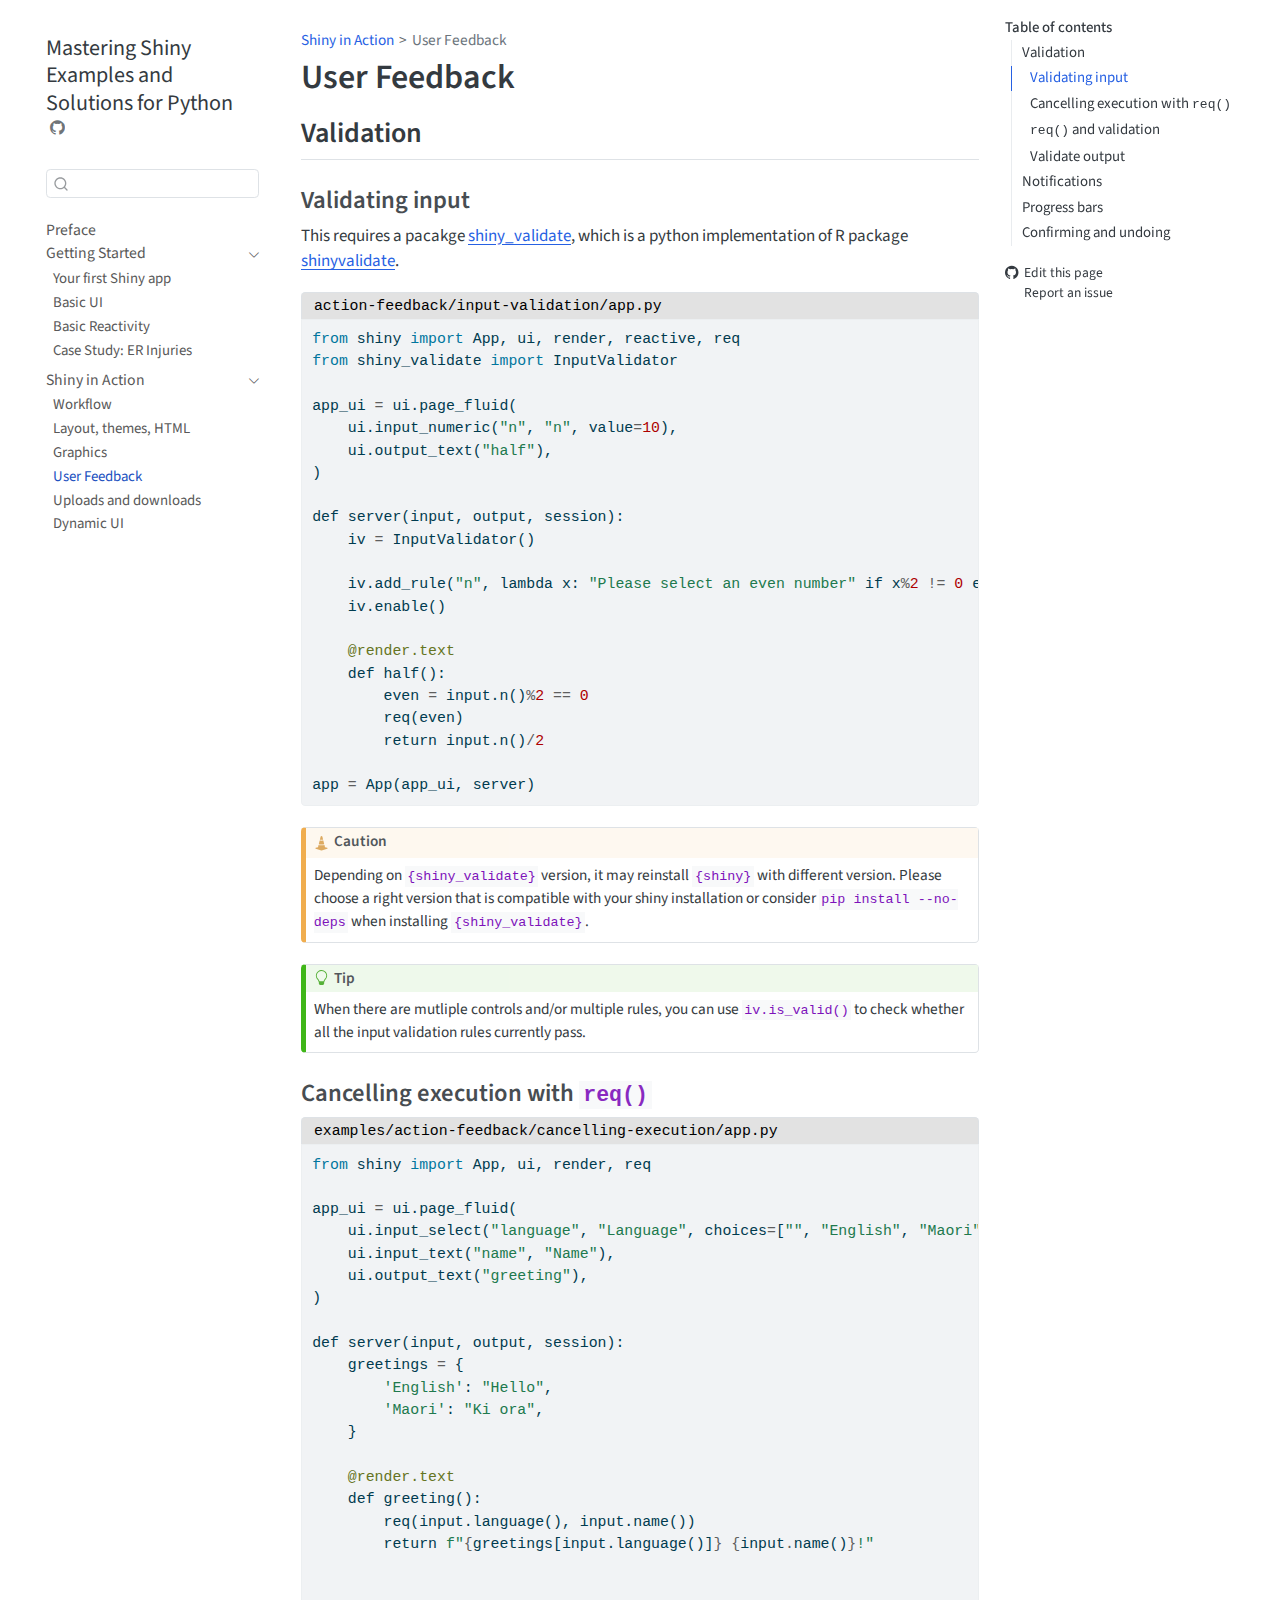
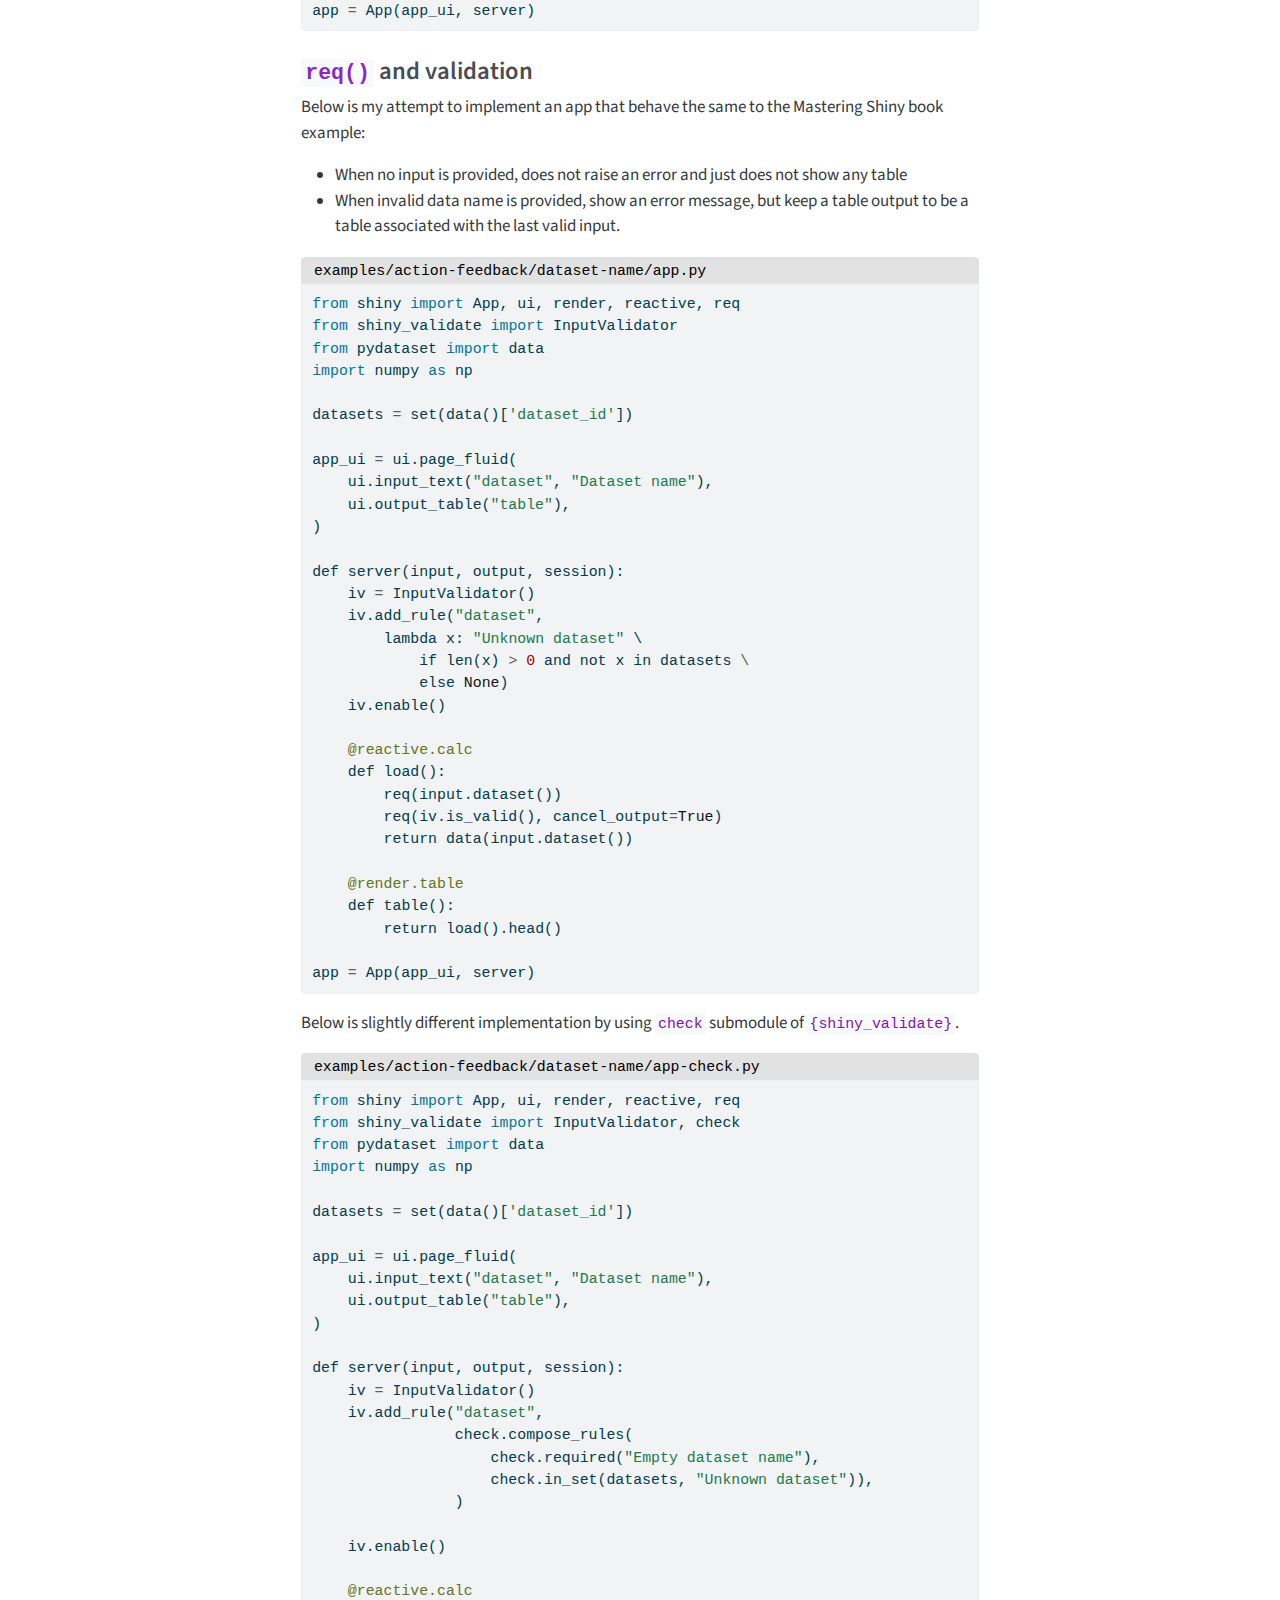
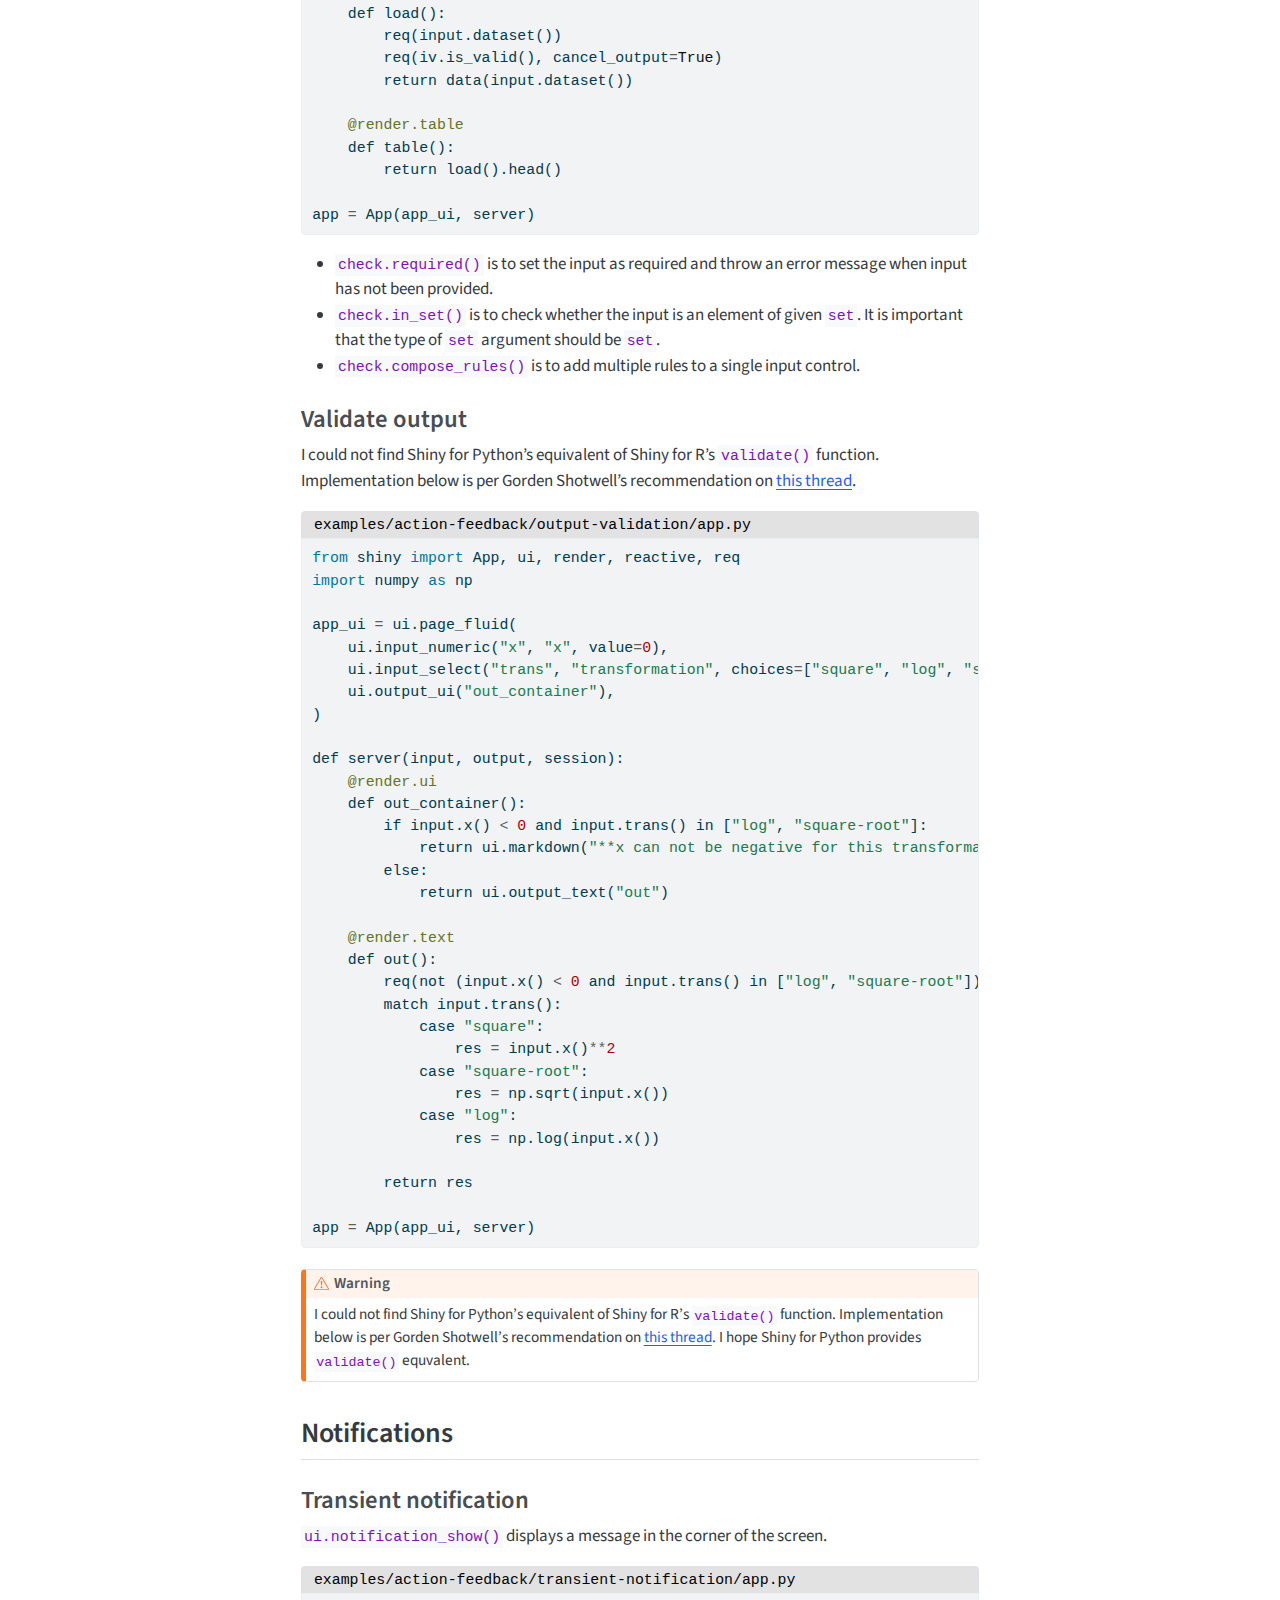
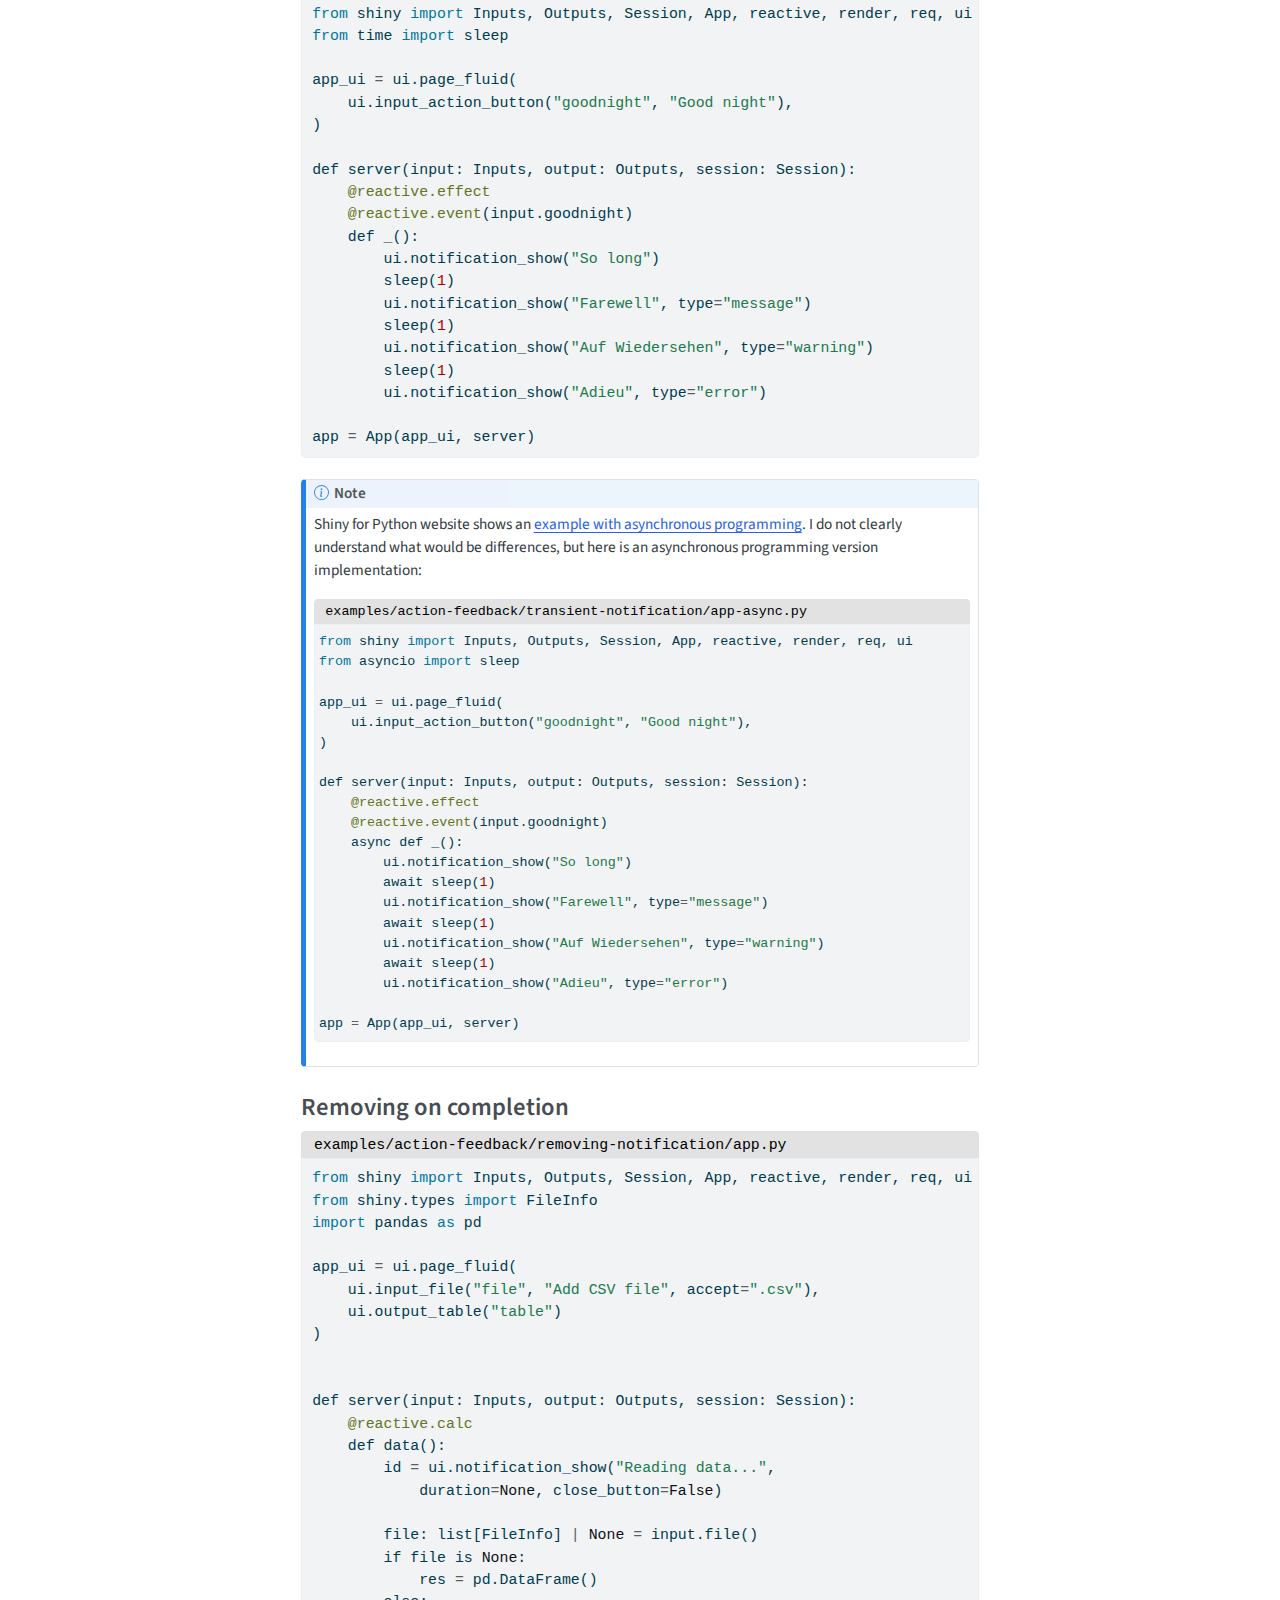
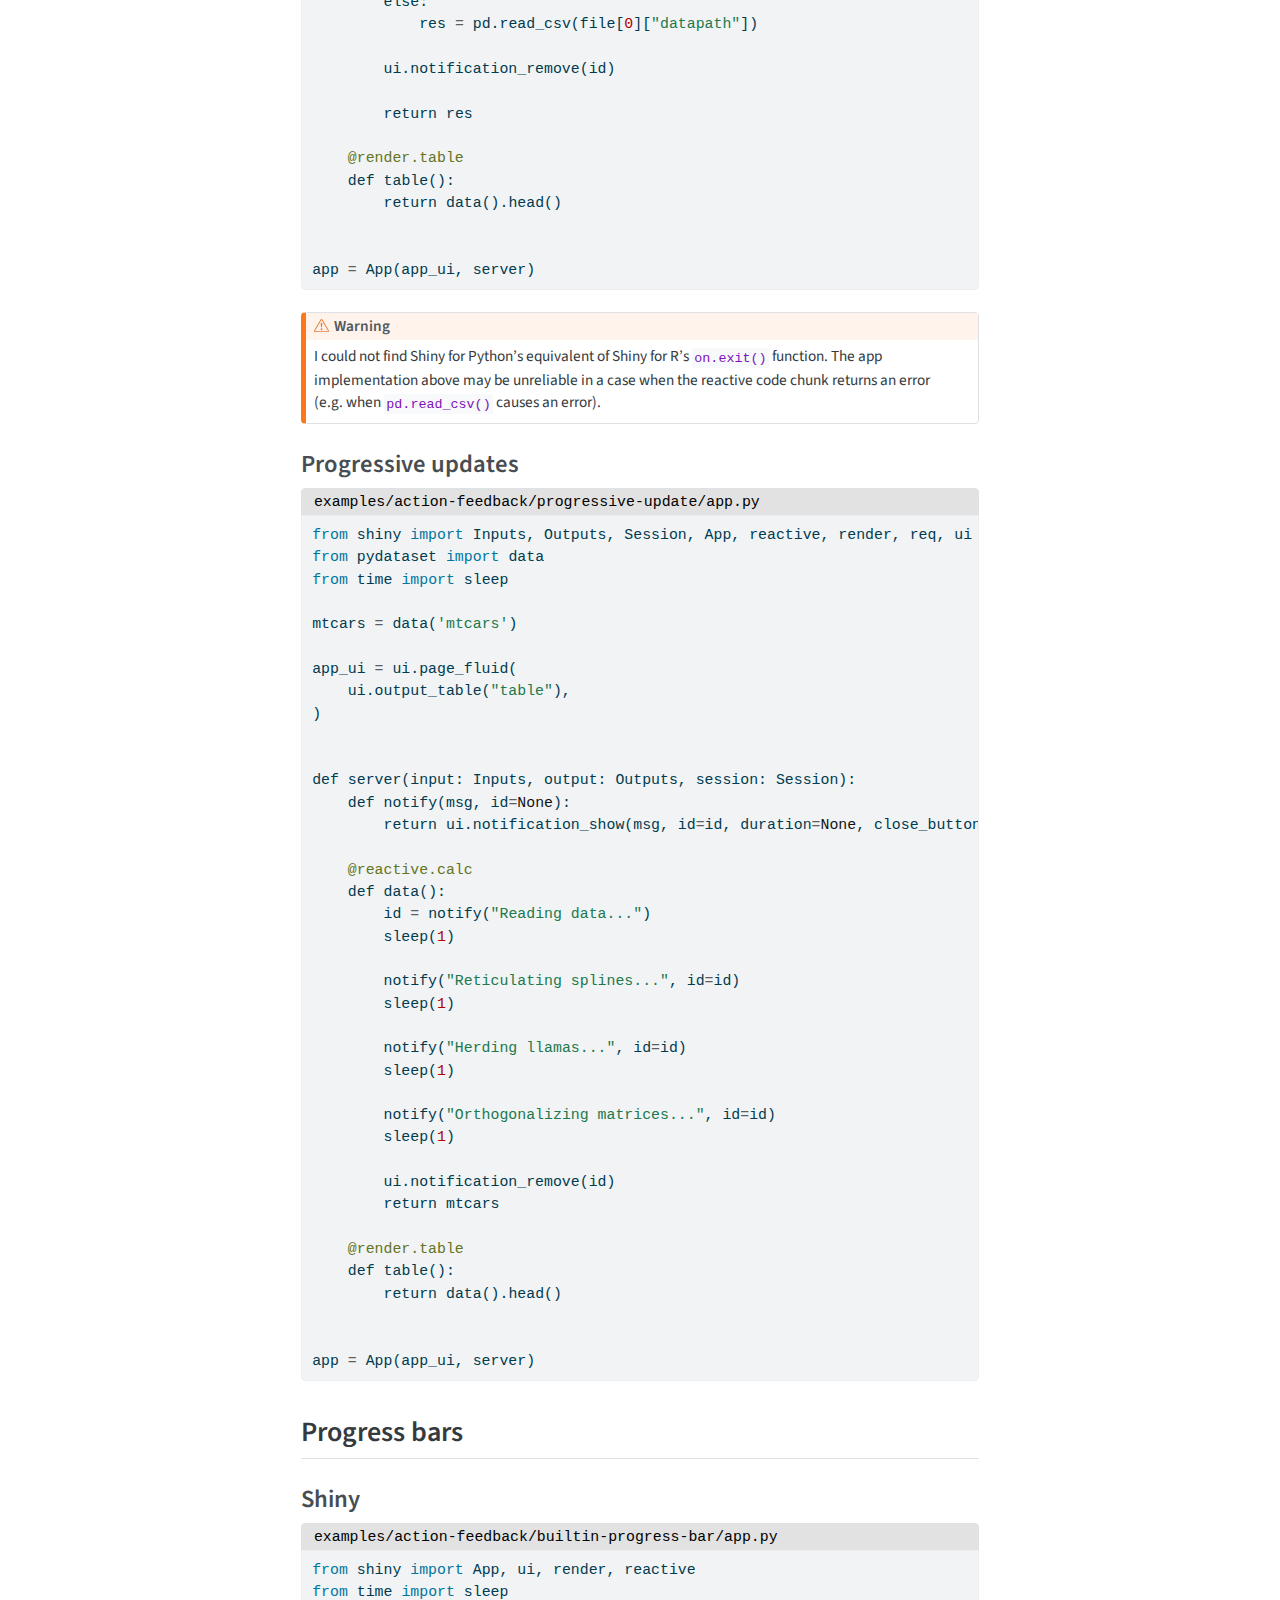
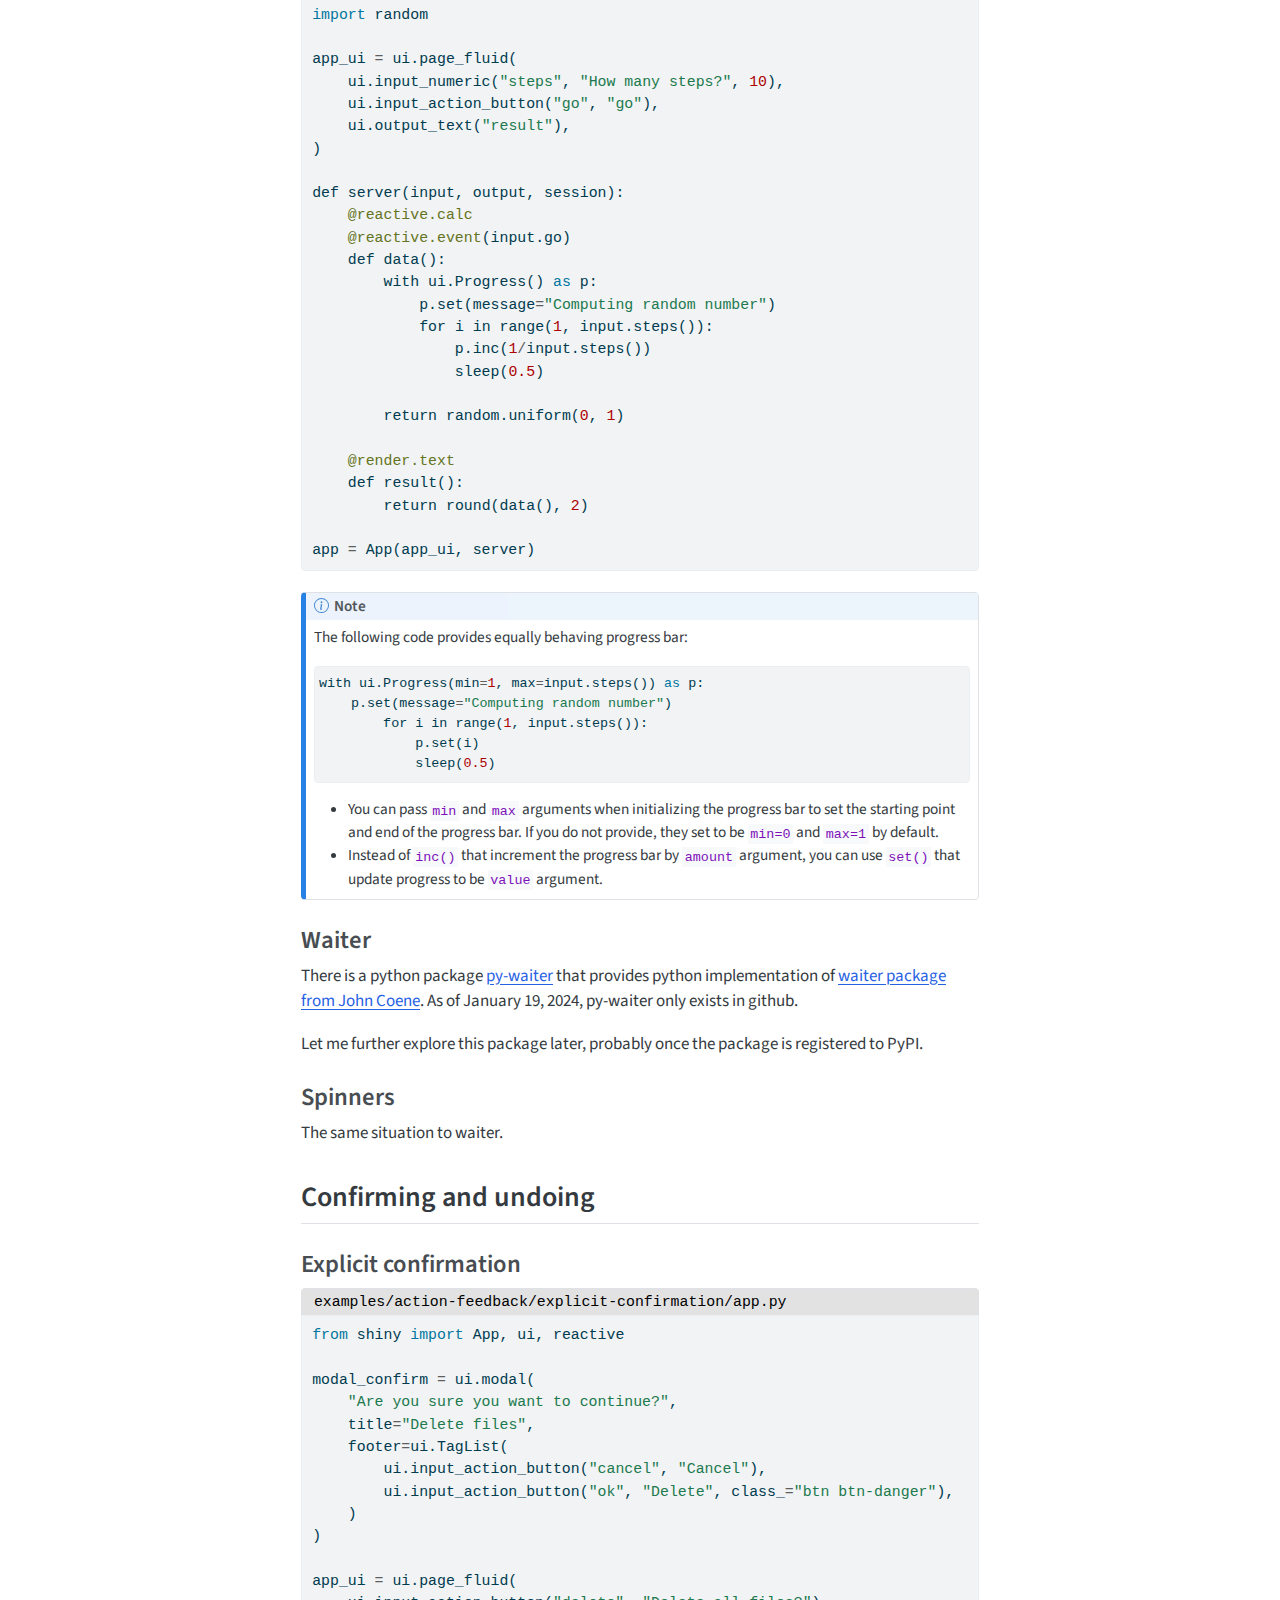
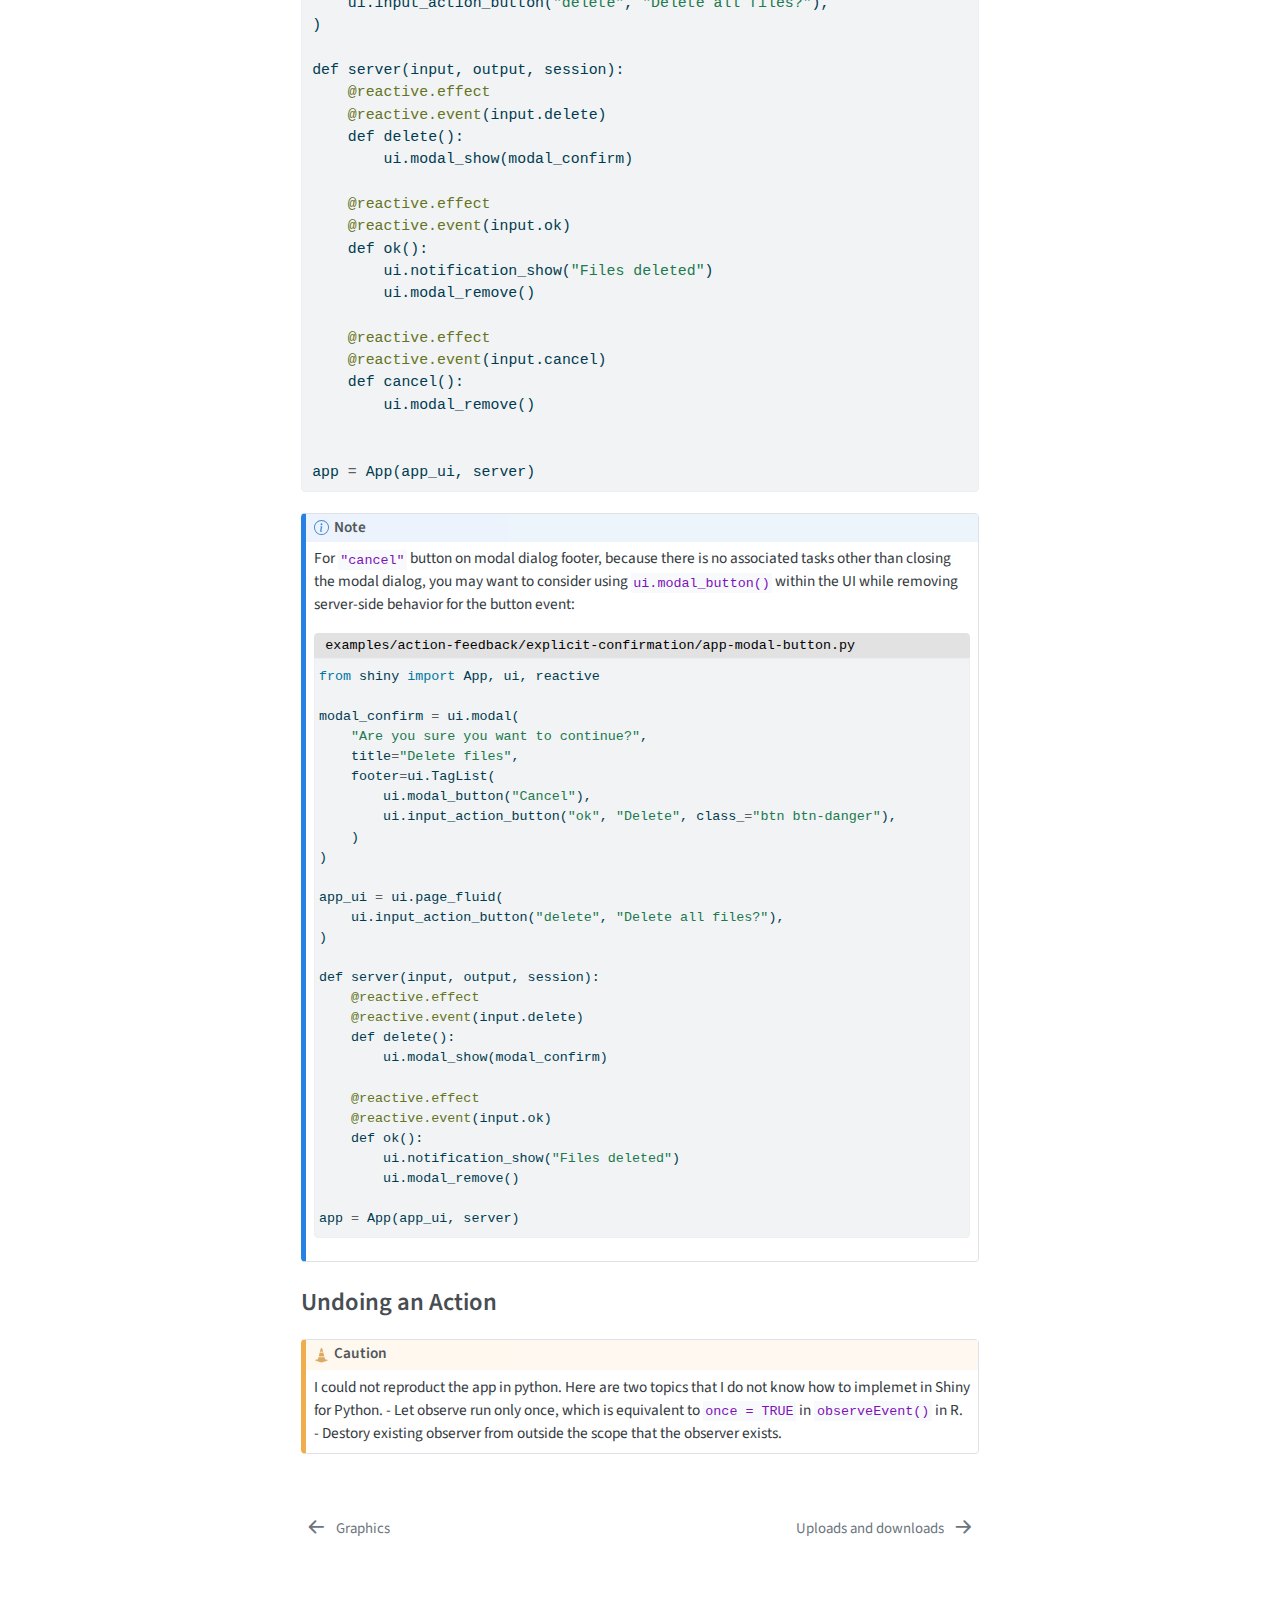
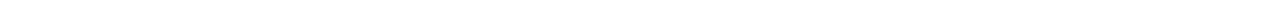
<file: action-feedback.html>
<!DOCTYPE html>
<html xmlns="http://www.w3.org/1999/xhtml" lang="en" xml:lang="en"><head>

<meta charset="utf-8">
<meta name="generator" content="quarto-1.4.554">

<meta name="viewport" content="width=device-width, initial-scale=1.0, user-scalable=yes">


<title>Mastering Shiny Examples and Solutions for Python - User Feedback</title>
<style>
code{white-space: pre-wrap;}
span.smallcaps{font-variant: small-caps;}
div.columns{display: flex; gap: min(4vw, 1.5em);}
div.column{flex: auto; overflow-x: auto;}
div.hanging-indent{margin-left: 1.5em; text-indent: -1.5em;}
ul.task-list{list-style: none;}
ul.task-list li input[type="checkbox"] {
  width: 0.8em;
  margin: 0 0.8em 0.2em -1em; /* quarto-specific, see https://github.com/quarto-dev/quarto-cli/issues/4556 */ 
  vertical-align: middle;
}
/* CSS for syntax highlighting */
pre > code.sourceCode { white-space: pre; position: relative; }
pre > code.sourceCode > span { line-height: 1.25; }
pre > code.sourceCode > span:empty { height: 1.2em; }
.sourceCode { overflow: visible; }
code.sourceCode > span { color: inherit; text-decoration: inherit; }
div.sourceCode { margin: 1em 0; }
pre.sourceCode { margin: 0; }
@media screen {
div.sourceCode { overflow: auto; }
}
@media print {
pre > code.sourceCode { white-space: pre-wrap; }
pre > code.sourceCode > span { text-indent: -5em; padding-left: 5em; }
}
pre.numberSource code
  { counter-reset: source-line 0; }
pre.numberSource code > span
  { position: relative; left: -4em; counter-increment: source-line; }
pre.numberSource code > span > a:first-child::before
  { content: counter(source-line);
    position: relative; left: -1em; text-align: right; vertical-align: baseline;
    border: none; display: inline-block;
    -webkit-touch-callout: none; -webkit-user-select: none;
    -khtml-user-select: none; -moz-user-select: none;
    -ms-user-select: none; user-select: none;
    padding: 0 4px; width: 4em;
  }
pre.numberSource { margin-left: 3em;  padding-left: 4px; }
div.sourceCode
  {   }
@media screen {
pre > code.sourceCode > span > a:first-child::before { text-decoration: underline; }
}
</style>


<script src="site_libs/quarto-nav/quarto-nav.js"></script>
<script src="site_libs/quarto-nav/headroom.min.js"></script>
<script src="site_libs/clipboard/clipboard.min.js"></script>
<script src="site_libs/quarto-search/autocomplete.umd.js"></script>
<script src="site_libs/quarto-search/fuse.min.js"></script>
<script src="site_libs/quarto-search/quarto-search.js"></script>
<meta name="quarto:offset" content="./">
<link href="./action-transfer.html" rel="next">
<link href="./action-graphics.html" rel="prev">
<script src="site_libs/quarto-html/quarto.js"></script>
<script src="site_libs/quarto-html/popper.min.js"></script>
<script src="site_libs/quarto-html/tippy.umd.min.js"></script>
<script src="site_libs/quarto-html/anchor.min.js"></script>
<link href="site_libs/quarto-html/tippy.css" rel="stylesheet">
<link href="site_libs/quarto-html/quarto-syntax-highlighting.css" rel="stylesheet" id="quarto-text-highlighting-styles">
<script src="site_libs/bootstrap/bootstrap.min.js"></script>
<link href="site_libs/bootstrap/bootstrap-icons.css" rel="stylesheet">
<link href="site_libs/bootstrap/bootstrap.min.css" rel="stylesheet" id="quarto-bootstrap" data-mode="light">
<script id="quarto-search-options" type="application/json">{
  "location": "sidebar",
  "copy-button": false,
  "collapse-after": 3,
  "panel-placement": "start",
  "type": "textbox",
  "limit": 50,
  "keyboard-shortcut": [
    "f",
    "/",
    "s"
  ],
  "show-item-context": false,
  "language": {
    "search-no-results-text": "No results",
    "search-matching-documents-text": "matching documents",
    "search-copy-link-title": "Copy link to search",
    "search-hide-matches-text": "Hide additional matches",
    "search-more-match-text": "more match in this document",
    "search-more-matches-text": "more matches in this document",
    "search-clear-button-title": "Clear",
    "search-text-placeholder": "",
    "search-detached-cancel-button-title": "Cancel",
    "search-submit-button-title": "Submit",
    "search-label": "Search"
  }
}</script>


</head>

<body class="nav-sidebar floating">

<div id="quarto-search-results"></div>
  <header id="quarto-header" class="headroom fixed-top">
  <nav class="quarto-secondary-nav">
    <div class="container-fluid d-flex">
      <button type="button" class="quarto-btn-toggle btn" data-bs-toggle="collapse" data-bs-target=".quarto-sidebar-collapse-item" aria-controls="quarto-sidebar" aria-expanded="false" aria-label="Toggle sidebar navigation" onclick="if (window.quartoToggleHeadroom) { window.quartoToggleHeadroom(); }">
        <i class="bi bi-layout-text-sidebar-reverse"></i>
      </button>
        <nav class="quarto-page-breadcrumbs" aria-label="breadcrumb"><ol class="breadcrumb"><li class="breadcrumb-item"><a href="./action-workflow.html">Shiny in Action</a></li><li class="breadcrumb-item"><a href="./action-feedback.html"><span class="chapter-title">User Feedback</span></a></li></ol></nav>
        <a class="flex-grow-1" role="button" data-bs-toggle="collapse" data-bs-target=".quarto-sidebar-collapse-item" aria-controls="quarto-sidebar" aria-expanded="false" aria-label="Toggle sidebar navigation" onclick="if (window.quartoToggleHeadroom) { window.quartoToggleHeadroom(); }">      
        </a>
      <button type="button" class="btn quarto-search-button" aria-label="" onclick="window.quartoOpenSearch();">
        <i class="bi bi-search"></i>
      </button>
    </div>
  </nav>
</header>
<!-- content -->
<div id="quarto-content" class="quarto-container page-columns page-rows-contents page-layout-article">
<!-- sidebar -->
  <nav id="quarto-sidebar" class="sidebar collapse collapse-horizontal quarto-sidebar-collapse-item sidebar-navigation floating overflow-auto">
    <div class="pt-lg-2 mt-2 text-left sidebar-header">
    <div class="sidebar-title mb-0 py-0">
      <a href="./">Mastering Shiny Examples and Solutions for Python</a> 
        <div class="sidebar-tools-main">
    <a href="https://github.com/youngroklee-ml/mastering-shiny-for-python" title="Source Code" class="quarto-navigation-tool px-1" aria-label="Source Code"><i class="bi bi-github"></i></a>
</div>
    </div>
      </div>
        <div class="mt-2 flex-shrink-0 align-items-center">
        <div class="sidebar-search">
        <div id="quarto-search" class="" title="Search"></div>
        </div>
        </div>
    <div class="sidebar-menu-container"> 
    <ul class="list-unstyled mt-1">
        <li class="sidebar-item">
  <div class="sidebar-item-container"> 
  <a href="./index.html" class="sidebar-item-text sidebar-link">
 <span class="menu-text">Preface</span></a>
  </div>
</li>
        <li class="sidebar-item sidebar-item-section">
      <div class="sidebar-item-container"> 
            <a class="sidebar-item-text sidebar-link text-start" data-bs-toggle="collapse" data-bs-target="#quarto-sidebar-section-1" aria-expanded="true">
 <span class="menu-text">Getting Started</span></a>
          <a class="sidebar-item-toggle text-start" data-bs-toggle="collapse" data-bs-target="#quarto-sidebar-section-1" aria-expanded="true" aria-label="Toggle section">
            <i class="bi bi-chevron-right ms-2"></i>
          </a> 
      </div>
      <ul id="quarto-sidebar-section-1" class="collapse list-unstyled sidebar-section depth1 show">  
          <li class="sidebar-item">
  <div class="sidebar-item-container"> 
  <a href="./basic-app.html" class="sidebar-item-text sidebar-link"><span class="chapter-title">Your first Shiny app</span></a>
  </div>
</li>
          <li class="sidebar-item">
  <div class="sidebar-item-container"> 
  <a href="./basic-ui.html" class="sidebar-item-text sidebar-link"><span class="chapter-title">Basic UI</span></a>
  </div>
</li>
          <li class="sidebar-item">
  <div class="sidebar-item-container"> 
  <a href="./basic-reactivity.html" class="sidebar-item-text sidebar-link"><span class="chapter-title">Basic Reactivity</span></a>
  </div>
</li>
          <li class="sidebar-item">
  <div class="sidebar-item-container"> 
  <a href="./basic-case-study.html" class="sidebar-item-text sidebar-link"><span class="chapter-title">Case Study: ER Injuries</span></a>
  </div>
</li>
      </ul>
  </li>
        <li class="sidebar-item sidebar-item-section">
      <div class="sidebar-item-container"> 
            <a class="sidebar-item-text sidebar-link text-start" data-bs-toggle="collapse" data-bs-target="#quarto-sidebar-section-2" aria-expanded="true">
 <span class="menu-text">Shiny in Action</span></a>
          <a class="sidebar-item-toggle text-start" data-bs-toggle="collapse" data-bs-target="#quarto-sidebar-section-2" aria-expanded="true" aria-label="Toggle section">
            <i class="bi bi-chevron-right ms-2"></i>
          </a> 
      </div>
      <ul id="quarto-sidebar-section-2" class="collapse list-unstyled sidebar-section depth1 show">  
          <li class="sidebar-item">
  <div class="sidebar-item-container"> 
  <a href="./action-workflow.html" class="sidebar-item-text sidebar-link"><span class="chapter-title">Workflow</span></a>
  </div>
</li>
          <li class="sidebar-item">
  <div class="sidebar-item-container"> 
  <a href="./action-layout.html" class="sidebar-item-text sidebar-link"><span class="chapter-title">Layout, themes, HTML</span></a>
  </div>
</li>
          <li class="sidebar-item">
  <div class="sidebar-item-container"> 
  <a href="./action-graphics.html" class="sidebar-item-text sidebar-link"><span class="chapter-title">Graphics</span></a>
  </div>
</li>
          <li class="sidebar-item">
  <div class="sidebar-item-container"> 
  <a href="./action-feedback.html" class="sidebar-item-text sidebar-link active"><span class="chapter-title">User Feedback</span></a>
  </div>
</li>
          <li class="sidebar-item">
  <div class="sidebar-item-container"> 
  <a href="./action-transfer.html" class="sidebar-item-text sidebar-link"><span class="chapter-title">Uploads and downloads</span></a>
  </div>
</li>
          <li class="sidebar-item">
  <div class="sidebar-item-container"> 
  <a href="./action-dynamic.html" class="sidebar-item-text sidebar-link"><span class="chapter-title">Dynamic UI</span></a>
  </div>
</li>
      </ul>
  </li>
    </ul>
    </div>
</nav>
<div id="quarto-sidebar-glass" class="quarto-sidebar-collapse-item" data-bs-toggle="collapse" data-bs-target=".quarto-sidebar-collapse-item"></div>
<!-- margin-sidebar -->
    <div id="quarto-margin-sidebar" class="sidebar margin-sidebar">
        <nav id="TOC" role="doc-toc" class="toc-active">
    <h2 id="toc-title">Table of contents</h2>
   
  <ul>
  <li><a href="#validation" id="toc-validation" class="nav-link active" data-scroll-target="#validation">Validation</a>
  <ul class="collapse">
  <li><a href="#validating-input" id="toc-validating-input" class="nav-link" data-scroll-target="#validating-input">Validating input</a></li>
  <li><a href="#cancelling-execution-with-req" id="toc-cancelling-execution-with-req" class="nav-link" data-scroll-target="#cancelling-execution-with-req">Cancelling execution with <code>req()</code></a></li>
  <li><a href="#req-and-validation" id="toc-req-and-validation" class="nav-link" data-scroll-target="#req-and-validation"><code>req()</code> and validation</a></li>
  <li><a href="#validate-output" id="toc-validate-output" class="nav-link" data-scroll-target="#validate-output">Validate output</a></li>
  </ul></li>
  <li><a href="#notifications" id="toc-notifications" class="nav-link" data-scroll-target="#notifications">Notifications</a>
  <ul class="collapse">
  <li><a href="#transient-notification" id="toc-transient-notification" class="nav-link" data-scroll-target="#transient-notification">Transient notification</a></li>
  <li><a href="#removing-on-completion" id="toc-removing-on-completion" class="nav-link" data-scroll-target="#removing-on-completion">Removing on completion</a></li>
  <li><a href="#progressive-updates" id="toc-progressive-updates" class="nav-link" data-scroll-target="#progressive-updates">Progressive updates</a></li>
  </ul></li>
  <li><a href="#progress-bars" id="toc-progress-bars" class="nav-link" data-scroll-target="#progress-bars">Progress bars</a>
  <ul class="collapse">
  <li><a href="#shiny" id="toc-shiny" class="nav-link" data-scroll-target="#shiny">Shiny</a></li>
  <li><a href="#waiter" id="toc-waiter" class="nav-link" data-scroll-target="#waiter">Waiter</a></li>
  <li><a href="#spinners" id="toc-spinners" class="nav-link" data-scroll-target="#spinners">Spinners</a></li>
  </ul></li>
  <li><a href="#confirming-and-undoing" id="toc-confirming-and-undoing" class="nav-link" data-scroll-target="#confirming-and-undoing">Confirming and undoing</a>
  <ul class="collapse">
  <li><a href="#explicit-confirmation" id="toc-explicit-confirmation" class="nav-link" data-scroll-target="#explicit-confirmation">Explicit confirmation</a></li>
  <li><a href="#undoing-an-action" id="toc-undoing-an-action" class="nav-link" data-scroll-target="#undoing-an-action">Undoing an Action</a></li>
  </ul></li>
  </ul>
<div class="toc-actions"><ul><li><a href="https://github.com/youngroklee-ml/mastering-shiny-for-python/edit/main/action-feedback.qmd" class="toc-action"><i class="bi bi-github"></i>Edit this page</a></li><li><a href="https://github.com/youngroklee-ml/mastering-shiny-for-python/issues/new" class="toc-action"><i class="bi empty"></i>Report an issue</a></li></ul></div></nav>
    </div>
<!-- main -->
<main class="content" id="quarto-document-content">

<header id="title-block-header" class="quarto-title-block default"><nav class="quarto-page-breadcrumbs quarto-title-breadcrumbs d-none d-lg-block" aria-label="breadcrumb"><ol class="breadcrumb"><li class="breadcrumb-item"><a href="./action-workflow.html">Shiny in Action</a></li><li class="breadcrumb-item"><a href="./action-feedback.html"><span class="chapter-title">User Feedback</span></a></li></ol></nav>
<div class="quarto-title">
<h1 class="title"><span class="chapter-title">User Feedback</span></h1>
</div>



<div class="quarto-title-meta">

    
  
    
  </div>
  


</header>


<section id="validation" class="level2">
<h2 class="anchored" data-anchor-id="validation">Validation</h2>
<section id="validating-input" class="level3">
<h3 class="anchored" data-anchor-id="validating-input">Validating input</h3>
<p>This requires a pacakge <a href="https://github.com/gshotwell/py-shiny-validate">shiny_validate</a>, which is a python implementation of R package <a href="https://rstudio.github.io/shinyvalidate/">shinyvalidate</a>.</p>
<div class="code-with-filename">
<div class="code-with-filename-file">
<pre><strong>action-feedback/input-validation/app.py</strong></pre>
</div>
<div class="sourceCode" id="cb1" data-filename="action-feedback/input-validation/app.py"><pre class="sourceCode python code-with-copy"><code class="sourceCode python"><span id="cb1-1"><a href="#cb1-1" aria-hidden="true" tabindex="-1"></a><span class="im">from</span> shiny <span class="im">import</span> App, ui, render, reactive, req</span>
<span id="cb1-2"><a href="#cb1-2" aria-hidden="true" tabindex="-1"></a><span class="im">from</span> shiny_validate <span class="im">import</span> InputValidator</span>
<span id="cb1-3"><a href="#cb1-3" aria-hidden="true" tabindex="-1"></a></span>
<span id="cb1-4"><a href="#cb1-4" aria-hidden="true" tabindex="-1"></a>app_ui <span class="op">=</span> ui.page_fluid(</span>
<span id="cb1-5"><a href="#cb1-5" aria-hidden="true" tabindex="-1"></a>    ui.input_numeric(<span class="st">"n"</span>, <span class="st">"n"</span>, value<span class="op">=</span><span class="dv">10</span>),</span>
<span id="cb1-6"><a href="#cb1-6" aria-hidden="true" tabindex="-1"></a>    ui.output_text(<span class="st">"half"</span>),</span>
<span id="cb1-7"><a href="#cb1-7" aria-hidden="true" tabindex="-1"></a>)</span>
<span id="cb1-8"><a href="#cb1-8" aria-hidden="true" tabindex="-1"></a></span>
<span id="cb1-9"><a href="#cb1-9" aria-hidden="true" tabindex="-1"></a><span class="kw">def</span> server(<span class="bu">input</span>, output, session):</span>
<span id="cb1-10"><a href="#cb1-10" aria-hidden="true" tabindex="-1"></a>    iv <span class="op">=</span> InputValidator()</span>
<span id="cb1-11"><a href="#cb1-11" aria-hidden="true" tabindex="-1"></a></span>
<span id="cb1-12"><a href="#cb1-12" aria-hidden="true" tabindex="-1"></a>    iv.add_rule(<span class="st">"n"</span>, <span class="kw">lambda</span> x: <span class="st">"Please select an even number"</span> <span class="cf">if</span> x<span class="op">%</span><span class="dv">2</span> <span class="op">!=</span> <span class="dv">0</span> <span class="cf">else</span> <span class="va">None</span>)</span>
<span id="cb1-13"><a href="#cb1-13" aria-hidden="true" tabindex="-1"></a>    iv.enable()</span>
<span id="cb1-14"><a href="#cb1-14" aria-hidden="true" tabindex="-1"></a></span>
<span id="cb1-15"><a href="#cb1-15" aria-hidden="true" tabindex="-1"></a>    <span class="at">@render.text</span></span>
<span id="cb1-16"><a href="#cb1-16" aria-hidden="true" tabindex="-1"></a>    <span class="kw">def</span> half():</span>
<span id="cb1-17"><a href="#cb1-17" aria-hidden="true" tabindex="-1"></a>        even <span class="op">=</span> <span class="bu">input</span>.n()<span class="op">%</span><span class="dv">2</span> <span class="op">==</span> <span class="dv">0</span></span>
<span id="cb1-18"><a href="#cb1-18" aria-hidden="true" tabindex="-1"></a>        req(even)</span>
<span id="cb1-19"><a href="#cb1-19" aria-hidden="true" tabindex="-1"></a>        <span class="cf">return</span> <span class="bu">input</span>.n()<span class="op">/</span><span class="dv">2</span></span>
<span id="cb1-20"><a href="#cb1-20" aria-hidden="true" tabindex="-1"></a></span>
<span id="cb1-21"><a href="#cb1-21" aria-hidden="true" tabindex="-1"></a>app <span class="op">=</span> App(app_ui, server)</span></code><button title="Copy to Clipboard" class="code-copy-button"><i class="bi"></i></button></pre></div>
</div>
<div class="callout callout-style-default callout-caution callout-titled">
<div class="callout-header d-flex align-content-center">
<div class="callout-icon-container">
<i class="callout-icon"></i>
</div>
<div class="callout-title-container flex-fill">
Caution
</div>
</div>
<div class="callout-body-container callout-body">
<p>Depending on <code>{shiny_validate}</code> version, it may reinstall <code>{shiny}</code> with different version. Please choose a right version that is compatible with your shiny installation or consider <code>pip install --no-deps</code> when installing <code>{shiny_validate}</code>.</p>
</div>
</div>
<div class="callout callout-style-default callout-tip callout-titled">
<div class="callout-header d-flex align-content-center">
<div class="callout-icon-container">
<i class="callout-icon"></i>
</div>
<div class="callout-title-container flex-fill">
Tip
</div>
</div>
<div class="callout-body-container callout-body">
<p>When there are mutliple controls and/or multiple rules, you can use <code>iv.is_valid()</code> to check whether all the input validation rules currently pass.</p>
</div>
</div>
</section>
<section id="cancelling-execution-with-req" class="level3">
<h3 class="anchored" data-anchor-id="cancelling-execution-with-req">Cancelling execution with <code>req()</code></h3>
<div class="code-with-filename">
<div class="code-with-filename-file">
<pre><strong>examples/action-feedback/cancelling-execution/app.py</strong></pre>
</div>
<div class="sourceCode" id="cb2" data-filename="examples/action-feedback/cancelling-execution/app.py"><pre class="sourceCode python code-with-copy"><code class="sourceCode python"><span id="cb2-1"><a href="#cb2-1" aria-hidden="true" tabindex="-1"></a><span class="im">from</span> shiny <span class="im">import</span> App, ui, render, req</span>
<span id="cb2-2"><a href="#cb2-2" aria-hidden="true" tabindex="-1"></a></span>
<span id="cb2-3"><a href="#cb2-3" aria-hidden="true" tabindex="-1"></a>app_ui <span class="op">=</span> ui.page_fluid(</span>
<span id="cb2-4"><a href="#cb2-4" aria-hidden="true" tabindex="-1"></a>    ui.input_select(<span class="st">"language"</span>, <span class="st">"Language"</span>, choices<span class="op">=</span>[<span class="st">""</span>, <span class="st">"English"</span>, <span class="st">"Maori"</span>]),</span>
<span id="cb2-5"><a href="#cb2-5" aria-hidden="true" tabindex="-1"></a>    ui.input_text(<span class="st">"name"</span>, <span class="st">"Name"</span>),</span>
<span id="cb2-6"><a href="#cb2-6" aria-hidden="true" tabindex="-1"></a>    ui.output_text(<span class="st">"greeting"</span>),</span>
<span id="cb2-7"><a href="#cb2-7" aria-hidden="true" tabindex="-1"></a>)</span>
<span id="cb2-8"><a href="#cb2-8" aria-hidden="true" tabindex="-1"></a></span>
<span id="cb2-9"><a href="#cb2-9" aria-hidden="true" tabindex="-1"></a><span class="kw">def</span> server(<span class="bu">input</span>, output, session):</span>
<span id="cb2-10"><a href="#cb2-10" aria-hidden="true" tabindex="-1"></a>    greetings <span class="op">=</span> {</span>
<span id="cb2-11"><a href="#cb2-11" aria-hidden="true" tabindex="-1"></a>        <span class="st">'English'</span>: <span class="st">"Hello"</span>,</span>
<span id="cb2-12"><a href="#cb2-12" aria-hidden="true" tabindex="-1"></a>        <span class="st">'Maori'</span>: <span class="st">"Ki ora"</span>,</span>
<span id="cb2-13"><a href="#cb2-13" aria-hidden="true" tabindex="-1"></a>    }</span>
<span id="cb2-14"><a href="#cb2-14" aria-hidden="true" tabindex="-1"></a></span>
<span id="cb2-15"><a href="#cb2-15" aria-hidden="true" tabindex="-1"></a>    <span class="at">@render.text</span></span>
<span id="cb2-16"><a href="#cb2-16" aria-hidden="true" tabindex="-1"></a>    <span class="kw">def</span> greeting():</span>
<span id="cb2-17"><a href="#cb2-17" aria-hidden="true" tabindex="-1"></a>        req(<span class="bu">input</span>.language(), <span class="bu">input</span>.name())</span>
<span id="cb2-18"><a href="#cb2-18" aria-hidden="true" tabindex="-1"></a>        <span class="cf">return</span> <span class="ss">f"</span><span class="sc">{</span>greetings[<span class="bu">input</span>.language()]<span class="sc">}</span><span class="ss"> </span><span class="sc">{</span><span class="bu">input</span><span class="sc">.</span>name()<span class="sc">}</span><span class="ss">!"</span></span>
<span id="cb2-19"><a href="#cb2-19" aria-hidden="true" tabindex="-1"></a>    </span>
<span id="cb2-20"><a href="#cb2-20" aria-hidden="true" tabindex="-1"></a></span>
<span id="cb2-21"><a href="#cb2-21" aria-hidden="true" tabindex="-1"></a>app <span class="op">=</span> App(app_ui, server)</span></code><button title="Copy to Clipboard" class="code-copy-button"><i class="bi"></i></button></pre></div>
</div>
</section>
<section id="req-and-validation" class="level3">
<h3 class="anchored" data-anchor-id="req-and-validation"><code>req()</code> and validation</h3>
<p>Below is my attempt to implement an app that behave the same to the Mastering Shiny book example:</p>
<ul>
<li>When no input is provided, does not raise an error and just does not show any table</li>
<li>When invalid data name is provided, show an error message, but keep a table output to be a table associated with the last valid input.</li>
</ul>
<div class="code-with-filename">
<div class="code-with-filename-file">
<pre><strong>examples/action-feedback/dataset-name/app.py</strong></pre>
</div>
<div class="sourceCode" id="cb3" data-filename="examples/action-feedback/dataset-name/app.py"><pre class="sourceCode python code-with-copy"><code class="sourceCode python"><span id="cb3-1"><a href="#cb3-1" aria-hidden="true" tabindex="-1"></a><span class="im">from</span> shiny <span class="im">import</span> App, ui, render, reactive, req</span>
<span id="cb3-2"><a href="#cb3-2" aria-hidden="true" tabindex="-1"></a><span class="im">from</span> shiny_validate <span class="im">import</span> InputValidator</span>
<span id="cb3-3"><a href="#cb3-3" aria-hidden="true" tabindex="-1"></a><span class="im">from</span> pydataset <span class="im">import</span> data</span>
<span id="cb3-4"><a href="#cb3-4" aria-hidden="true" tabindex="-1"></a><span class="im">import</span> numpy <span class="im">as</span> np</span>
<span id="cb3-5"><a href="#cb3-5" aria-hidden="true" tabindex="-1"></a></span>
<span id="cb3-6"><a href="#cb3-6" aria-hidden="true" tabindex="-1"></a>datasets <span class="op">=</span> <span class="bu">set</span>(data()[<span class="st">'dataset_id'</span>])</span>
<span id="cb3-7"><a href="#cb3-7" aria-hidden="true" tabindex="-1"></a></span>
<span id="cb3-8"><a href="#cb3-8" aria-hidden="true" tabindex="-1"></a>app_ui <span class="op">=</span> ui.page_fluid(</span>
<span id="cb3-9"><a href="#cb3-9" aria-hidden="true" tabindex="-1"></a>    ui.input_text(<span class="st">"dataset"</span>, <span class="st">"Dataset name"</span>),</span>
<span id="cb3-10"><a href="#cb3-10" aria-hidden="true" tabindex="-1"></a>    ui.output_table(<span class="st">"table"</span>),</span>
<span id="cb3-11"><a href="#cb3-11" aria-hidden="true" tabindex="-1"></a>)</span>
<span id="cb3-12"><a href="#cb3-12" aria-hidden="true" tabindex="-1"></a></span>
<span id="cb3-13"><a href="#cb3-13" aria-hidden="true" tabindex="-1"></a><span class="kw">def</span> server(<span class="bu">input</span>, output, session):</span>
<span id="cb3-14"><a href="#cb3-14" aria-hidden="true" tabindex="-1"></a>    iv <span class="op">=</span> InputValidator()</span>
<span id="cb3-15"><a href="#cb3-15" aria-hidden="true" tabindex="-1"></a>    iv.add_rule(<span class="st">"dataset"</span>, </span>
<span id="cb3-16"><a href="#cb3-16" aria-hidden="true" tabindex="-1"></a>        <span class="kw">lambda</span> x: <span class="st">"Unknown dataset"</span> \</span>
<span id="cb3-17"><a href="#cb3-17" aria-hidden="true" tabindex="-1"></a>            <span class="cf">if</span> <span class="bu">len</span>(x) <span class="op">&gt;</span> <span class="dv">0</span> <span class="kw">and</span> <span class="kw">not</span> x <span class="kw">in</span> datasets <span class="op">\</span></span>
<span id="cb3-18"><a href="#cb3-18" aria-hidden="true" tabindex="-1"></a>            <span class="cf">else</span> <span class="va">None</span>)</span>
<span id="cb3-19"><a href="#cb3-19" aria-hidden="true" tabindex="-1"></a>    iv.enable()</span>
<span id="cb3-20"><a href="#cb3-20" aria-hidden="true" tabindex="-1"></a></span>
<span id="cb3-21"><a href="#cb3-21" aria-hidden="true" tabindex="-1"></a>    <span class="at">@reactive.calc</span></span>
<span id="cb3-22"><a href="#cb3-22" aria-hidden="true" tabindex="-1"></a>    <span class="kw">def</span> load():</span>
<span id="cb3-23"><a href="#cb3-23" aria-hidden="true" tabindex="-1"></a>        req(<span class="bu">input</span>.dataset())</span>
<span id="cb3-24"><a href="#cb3-24" aria-hidden="true" tabindex="-1"></a>        req(iv.is_valid(), cancel_output<span class="op">=</span><span class="va">True</span>)</span>
<span id="cb3-25"><a href="#cb3-25" aria-hidden="true" tabindex="-1"></a>        <span class="cf">return</span> data(<span class="bu">input</span>.dataset())</span>
<span id="cb3-26"><a href="#cb3-26" aria-hidden="true" tabindex="-1"></a>    </span>
<span id="cb3-27"><a href="#cb3-27" aria-hidden="true" tabindex="-1"></a>    <span class="at">@render.table</span></span>
<span id="cb3-28"><a href="#cb3-28" aria-hidden="true" tabindex="-1"></a>    <span class="kw">def</span> table():</span>
<span id="cb3-29"><a href="#cb3-29" aria-hidden="true" tabindex="-1"></a>        <span class="cf">return</span> load().head()</span>
<span id="cb3-30"><a href="#cb3-30" aria-hidden="true" tabindex="-1"></a></span>
<span id="cb3-31"><a href="#cb3-31" aria-hidden="true" tabindex="-1"></a>app <span class="op">=</span> App(app_ui, server)</span></code><button title="Copy to Clipboard" class="code-copy-button"><i class="bi"></i></button></pre></div>
</div>
<p>Below is slightly different implementation by using <code>check</code> submodule of <code>{shiny_validate}</code>.</p>
<div class="code-with-filename">
<div class="code-with-filename-file">
<pre><strong>examples/action-feedback/dataset-name/app-check.py</strong></pre>
</div>
<div class="sourceCode" id="cb4" data-filename="examples/action-feedback/dataset-name/app-check.py"><pre class="sourceCode python code-with-copy"><code class="sourceCode python"><span id="cb4-1"><a href="#cb4-1" aria-hidden="true" tabindex="-1"></a><span class="im">from</span> shiny <span class="im">import</span> App, ui, render, reactive, req</span>
<span id="cb4-2"><a href="#cb4-2" aria-hidden="true" tabindex="-1"></a><span class="im">from</span> shiny_validate <span class="im">import</span> InputValidator, check</span>
<span id="cb4-3"><a href="#cb4-3" aria-hidden="true" tabindex="-1"></a><span class="im">from</span> pydataset <span class="im">import</span> data</span>
<span id="cb4-4"><a href="#cb4-4" aria-hidden="true" tabindex="-1"></a><span class="im">import</span> numpy <span class="im">as</span> np</span>
<span id="cb4-5"><a href="#cb4-5" aria-hidden="true" tabindex="-1"></a></span>
<span id="cb4-6"><a href="#cb4-6" aria-hidden="true" tabindex="-1"></a>datasets <span class="op">=</span> <span class="bu">set</span>(data()[<span class="st">'dataset_id'</span>])</span>
<span id="cb4-7"><a href="#cb4-7" aria-hidden="true" tabindex="-1"></a></span>
<span id="cb4-8"><a href="#cb4-8" aria-hidden="true" tabindex="-1"></a>app_ui <span class="op">=</span> ui.page_fluid(</span>
<span id="cb4-9"><a href="#cb4-9" aria-hidden="true" tabindex="-1"></a>    ui.input_text(<span class="st">"dataset"</span>, <span class="st">"Dataset name"</span>),</span>
<span id="cb4-10"><a href="#cb4-10" aria-hidden="true" tabindex="-1"></a>    ui.output_table(<span class="st">"table"</span>),</span>
<span id="cb4-11"><a href="#cb4-11" aria-hidden="true" tabindex="-1"></a>)</span>
<span id="cb4-12"><a href="#cb4-12" aria-hidden="true" tabindex="-1"></a></span>
<span id="cb4-13"><a href="#cb4-13" aria-hidden="true" tabindex="-1"></a><span class="kw">def</span> server(<span class="bu">input</span>, output, session):</span>
<span id="cb4-14"><a href="#cb4-14" aria-hidden="true" tabindex="-1"></a>    iv <span class="op">=</span> InputValidator()</span>
<span id="cb4-15"><a href="#cb4-15" aria-hidden="true" tabindex="-1"></a>    iv.add_rule(<span class="st">"dataset"</span>, </span>
<span id="cb4-16"><a href="#cb4-16" aria-hidden="true" tabindex="-1"></a>                check.compose_rules(</span>
<span id="cb4-17"><a href="#cb4-17" aria-hidden="true" tabindex="-1"></a>                    check.required(<span class="st">"Empty dataset name"</span>),</span>
<span id="cb4-18"><a href="#cb4-18" aria-hidden="true" tabindex="-1"></a>                    check.in_set(datasets, <span class="st">"Unknown dataset"</span>)),</span>
<span id="cb4-19"><a href="#cb4-19" aria-hidden="true" tabindex="-1"></a>                )</span>
<span id="cb4-20"><a href="#cb4-20" aria-hidden="true" tabindex="-1"></a>                </span>
<span id="cb4-21"><a href="#cb4-21" aria-hidden="true" tabindex="-1"></a>    iv.enable()</span>
<span id="cb4-22"><a href="#cb4-22" aria-hidden="true" tabindex="-1"></a></span>
<span id="cb4-23"><a href="#cb4-23" aria-hidden="true" tabindex="-1"></a>    <span class="at">@reactive.calc</span></span>
<span id="cb4-24"><a href="#cb4-24" aria-hidden="true" tabindex="-1"></a>    <span class="kw">def</span> load():</span>
<span id="cb4-25"><a href="#cb4-25" aria-hidden="true" tabindex="-1"></a>        req(<span class="bu">input</span>.dataset())</span>
<span id="cb4-26"><a href="#cb4-26" aria-hidden="true" tabindex="-1"></a>        req(iv.is_valid(), cancel_output<span class="op">=</span><span class="va">True</span>)</span>
<span id="cb4-27"><a href="#cb4-27" aria-hidden="true" tabindex="-1"></a>        <span class="cf">return</span> data(<span class="bu">input</span>.dataset())</span>
<span id="cb4-28"><a href="#cb4-28" aria-hidden="true" tabindex="-1"></a>    </span>
<span id="cb4-29"><a href="#cb4-29" aria-hidden="true" tabindex="-1"></a>    <span class="at">@render.table</span></span>
<span id="cb4-30"><a href="#cb4-30" aria-hidden="true" tabindex="-1"></a>    <span class="kw">def</span> table():</span>
<span id="cb4-31"><a href="#cb4-31" aria-hidden="true" tabindex="-1"></a>        <span class="cf">return</span> load().head()</span>
<span id="cb4-32"><a href="#cb4-32" aria-hidden="true" tabindex="-1"></a></span>
<span id="cb4-33"><a href="#cb4-33" aria-hidden="true" tabindex="-1"></a>app <span class="op">=</span> App(app_ui, server)</span></code><button title="Copy to Clipboard" class="code-copy-button"><i class="bi"></i></button></pre></div>
</div>
<ul>
<li><code>check.required()</code> is to set the input as required and throw an error message when input has not been provided.</li>
<li><code>check.in_set()</code> is to check whether the input is an element of given <code>set</code>. It is important that the type of <code>set</code> argument should be <code>set</code>.</li>
<li><code>check.compose_rules()</code> is to add multiple rules to a single input control.</li>
</ul>
</section>
<section id="validate-output" class="level3">
<h3 class="anchored" data-anchor-id="validate-output">Validate output</h3>
<p>I could not find Shiny for Python’s equivalent of Shiny for R’s <code>validate()</code> function. Implementation below is per Gorden Shotwell’s recommendation on <a href="https://community.rstudio.com/t/validate-user-input-shiny-for-python/160272">this thread</a>.</p>
<div class="code-with-filename">
<div class="code-with-filename-file">
<pre><strong>examples/action-feedback/output-validation/app.py</strong></pre>
</div>
<div class="sourceCode" id="cb5" data-filename="examples/action-feedback/output-validation/app.py"><pre class="sourceCode python code-with-copy"><code class="sourceCode python"><span id="cb5-1"><a href="#cb5-1" aria-hidden="true" tabindex="-1"></a><span class="im">from</span> shiny <span class="im">import</span> App, ui, render, reactive, req</span>
<span id="cb5-2"><a href="#cb5-2" aria-hidden="true" tabindex="-1"></a><span class="im">import</span> numpy <span class="im">as</span> np</span>
<span id="cb5-3"><a href="#cb5-3" aria-hidden="true" tabindex="-1"></a></span>
<span id="cb5-4"><a href="#cb5-4" aria-hidden="true" tabindex="-1"></a>app_ui <span class="op">=</span> ui.page_fluid(</span>
<span id="cb5-5"><a href="#cb5-5" aria-hidden="true" tabindex="-1"></a>    ui.input_numeric(<span class="st">"x"</span>, <span class="st">"x"</span>, value<span class="op">=</span><span class="dv">0</span>),</span>
<span id="cb5-6"><a href="#cb5-6" aria-hidden="true" tabindex="-1"></a>    ui.input_select(<span class="st">"trans"</span>, <span class="st">"transformation"</span>, choices<span class="op">=</span>[<span class="st">"square"</span>, <span class="st">"log"</span>, <span class="st">"square-root"</span>]),</span>
<span id="cb5-7"><a href="#cb5-7" aria-hidden="true" tabindex="-1"></a>    ui.output_ui(<span class="st">"out_container"</span>),</span>
<span id="cb5-8"><a href="#cb5-8" aria-hidden="true" tabindex="-1"></a>)</span>
<span id="cb5-9"><a href="#cb5-9" aria-hidden="true" tabindex="-1"></a></span>
<span id="cb5-10"><a href="#cb5-10" aria-hidden="true" tabindex="-1"></a><span class="kw">def</span> server(<span class="bu">input</span>, output, session):</span>
<span id="cb5-11"><a href="#cb5-11" aria-hidden="true" tabindex="-1"></a>    <span class="at">@render.ui</span></span>
<span id="cb5-12"><a href="#cb5-12" aria-hidden="true" tabindex="-1"></a>    <span class="kw">def</span> out_container():</span>
<span id="cb5-13"><a href="#cb5-13" aria-hidden="true" tabindex="-1"></a>        <span class="cf">if</span> <span class="bu">input</span>.x() <span class="op">&lt;</span> <span class="dv">0</span> <span class="kw">and</span> <span class="bu">input</span>.trans() <span class="kw">in</span> [<span class="st">"log"</span>, <span class="st">"square-root"</span>]:</span>
<span id="cb5-14"><a href="#cb5-14" aria-hidden="true" tabindex="-1"></a>            <span class="cf">return</span> ui.markdown(<span class="st">"**x can not be negative for this transformation**"</span>)</span>
<span id="cb5-15"><a href="#cb5-15" aria-hidden="true" tabindex="-1"></a>        <span class="cf">else</span>:</span>
<span id="cb5-16"><a href="#cb5-16" aria-hidden="true" tabindex="-1"></a>            <span class="cf">return</span> ui.output_text(<span class="st">"out"</span>)</span>
<span id="cb5-17"><a href="#cb5-17" aria-hidden="true" tabindex="-1"></a>    </span>
<span id="cb5-18"><a href="#cb5-18" aria-hidden="true" tabindex="-1"></a>    <span class="at">@render.text</span></span>
<span id="cb5-19"><a href="#cb5-19" aria-hidden="true" tabindex="-1"></a>    <span class="kw">def</span> out():</span>
<span id="cb5-20"><a href="#cb5-20" aria-hidden="true" tabindex="-1"></a>        req(<span class="kw">not</span> (<span class="bu">input</span>.x() <span class="op">&lt;</span> <span class="dv">0</span> <span class="kw">and</span> <span class="bu">input</span>.trans() <span class="kw">in</span> [<span class="st">"log"</span>, <span class="st">"square-root"</span>]))</span>
<span id="cb5-21"><a href="#cb5-21" aria-hidden="true" tabindex="-1"></a>        <span class="cf">match</span> <span class="bu">input</span>.trans():</span>
<span id="cb5-22"><a href="#cb5-22" aria-hidden="true" tabindex="-1"></a>            <span class="cf">case</span> <span class="st">"square"</span>:</span>
<span id="cb5-23"><a href="#cb5-23" aria-hidden="true" tabindex="-1"></a>                res <span class="op">=</span> <span class="bu">input</span>.x()<span class="op">**</span><span class="dv">2</span></span>
<span id="cb5-24"><a href="#cb5-24" aria-hidden="true" tabindex="-1"></a>            <span class="cf">case</span> <span class="st">"square-root"</span>:</span>
<span id="cb5-25"><a href="#cb5-25" aria-hidden="true" tabindex="-1"></a>                res <span class="op">=</span> np.sqrt(<span class="bu">input</span>.x())</span>
<span id="cb5-26"><a href="#cb5-26" aria-hidden="true" tabindex="-1"></a>            <span class="cf">case</span> <span class="st">"log"</span>:</span>
<span id="cb5-27"><a href="#cb5-27" aria-hidden="true" tabindex="-1"></a>                res <span class="op">=</span> np.log(<span class="bu">input</span>.x())</span>
<span id="cb5-28"><a href="#cb5-28" aria-hidden="true" tabindex="-1"></a></span>
<span id="cb5-29"><a href="#cb5-29" aria-hidden="true" tabindex="-1"></a>        <span class="cf">return</span> res</span>
<span id="cb5-30"><a href="#cb5-30" aria-hidden="true" tabindex="-1"></a></span>
<span id="cb5-31"><a href="#cb5-31" aria-hidden="true" tabindex="-1"></a>app <span class="op">=</span> App(app_ui, server)</span></code><button title="Copy to Clipboard" class="code-copy-button"><i class="bi"></i></button></pre></div>
</div>
<div class="callout callout-style-default callout-warning callout-titled">
<div class="callout-header d-flex align-content-center">
<div class="callout-icon-container">
<i class="callout-icon"></i>
</div>
<div class="callout-title-container flex-fill">
Warning
</div>
</div>
<div class="callout-body-container callout-body">
<p>I could not find Shiny for Python’s equivalent of Shiny for R’s <code>validate()</code> function. Implementation below is per Gorden Shotwell’s recommendation on <a href="https://community.rstudio.com/t/validate-user-input-shiny-for-python/160272">this thread</a>. I hope Shiny for Python provides <code>validate()</code> equvalent.</p>
</div>
</div>
</section>
</section>
<section id="notifications" class="level2">
<h2 class="anchored" data-anchor-id="notifications">Notifications</h2>
<section id="transient-notification" class="level3">
<h3 class="anchored" data-anchor-id="transient-notification">Transient notification</h3>
<p><code>ui.notification_show()</code> displays a message in the corner of the screen.</p>
<div class="code-with-filename">
<div class="code-with-filename-file">
<pre><strong>examples/action-feedback/transient-notification/app.py</strong></pre>
</div>
<div class="sourceCode" id="cb6" data-filename="examples/action-feedback/transient-notification/app.py"><pre class="sourceCode python code-with-copy"><code class="sourceCode python"><span id="cb6-1"><a href="#cb6-1" aria-hidden="true" tabindex="-1"></a><span class="im">from</span> shiny <span class="im">import</span> Inputs, Outputs, Session, App, reactive, render, req, ui</span>
<span id="cb6-2"><a href="#cb6-2" aria-hidden="true" tabindex="-1"></a><span class="im">from</span> time <span class="im">import</span> sleep</span>
<span id="cb6-3"><a href="#cb6-3" aria-hidden="true" tabindex="-1"></a></span>
<span id="cb6-4"><a href="#cb6-4" aria-hidden="true" tabindex="-1"></a>app_ui <span class="op">=</span> ui.page_fluid(</span>
<span id="cb6-5"><a href="#cb6-5" aria-hidden="true" tabindex="-1"></a>    ui.input_action_button(<span class="st">"goodnight"</span>, <span class="st">"Good night"</span>),</span>
<span id="cb6-6"><a href="#cb6-6" aria-hidden="true" tabindex="-1"></a>)</span>
<span id="cb6-7"><a href="#cb6-7" aria-hidden="true" tabindex="-1"></a></span>
<span id="cb6-8"><a href="#cb6-8" aria-hidden="true" tabindex="-1"></a><span class="kw">def</span> server(<span class="bu">input</span>: Inputs, output: Outputs, session: Session):</span>
<span id="cb6-9"><a href="#cb6-9" aria-hidden="true" tabindex="-1"></a>    <span class="at">@reactive.effect</span></span>
<span id="cb6-10"><a href="#cb6-10" aria-hidden="true" tabindex="-1"></a>    <span class="at">@reactive.event</span>(<span class="bu">input</span>.goodnight)</span>
<span id="cb6-11"><a href="#cb6-11" aria-hidden="true" tabindex="-1"></a>    <span class="kw">def</span> _():</span>
<span id="cb6-12"><a href="#cb6-12" aria-hidden="true" tabindex="-1"></a>        ui.notification_show(<span class="st">"So long"</span>)</span>
<span id="cb6-13"><a href="#cb6-13" aria-hidden="true" tabindex="-1"></a>        sleep(<span class="dv">1</span>)        </span>
<span id="cb6-14"><a href="#cb6-14" aria-hidden="true" tabindex="-1"></a>        ui.notification_show(<span class="st">"Farewell"</span>, <span class="bu">type</span><span class="op">=</span><span class="st">"message"</span>)</span>
<span id="cb6-15"><a href="#cb6-15" aria-hidden="true" tabindex="-1"></a>        sleep(<span class="dv">1</span>)        </span>
<span id="cb6-16"><a href="#cb6-16" aria-hidden="true" tabindex="-1"></a>        ui.notification_show(<span class="st">"Auf Wiedersehen"</span>, <span class="bu">type</span><span class="op">=</span><span class="st">"warning"</span>)</span>
<span id="cb6-17"><a href="#cb6-17" aria-hidden="true" tabindex="-1"></a>        sleep(<span class="dv">1</span>)        </span>
<span id="cb6-18"><a href="#cb6-18" aria-hidden="true" tabindex="-1"></a>        ui.notification_show(<span class="st">"Adieu"</span>, <span class="bu">type</span><span class="op">=</span><span class="st">"error"</span>)</span>
<span id="cb6-19"><a href="#cb6-19" aria-hidden="true" tabindex="-1"></a></span>
<span id="cb6-20"><a href="#cb6-20" aria-hidden="true" tabindex="-1"></a>app <span class="op">=</span> App(app_ui, server)</span></code><button title="Copy to Clipboard" class="code-copy-button"><i class="bi"></i></button></pre></div>
</div>
<div class="callout callout-style-default callout-note callout-titled">
<div class="callout-header d-flex align-content-center">
<div class="callout-icon-container">
<i class="callout-icon"></i>
</div>
<div class="callout-title-container flex-fill">
Note
</div>
</div>
<div class="callout-body-container callout-body">
<p>Shiny for Python website shows an <a href="https://shiny.posit.co/py/docs/ui-feedback.html">example with asynchronous programming</a>. I do not clearly understand what would be differences, but here is an asynchronous programming version implementation:</p>
<div class="code-with-filename">
<div class="code-with-filename-file">
<pre><strong>examples/action-feedback/transient-notification/app-async.py</strong></pre>
</div>
<div class="sourceCode" id="cb7" data-filename="examples/action-feedback/transient-notification/app-async.py"><pre class="sourceCode python code-with-copy"><code class="sourceCode python"><span id="cb7-1"><a href="#cb7-1" aria-hidden="true" tabindex="-1"></a><span class="im">from</span> shiny <span class="im">import</span> Inputs, Outputs, Session, App, reactive, render, req, ui</span>
<span id="cb7-2"><a href="#cb7-2" aria-hidden="true" tabindex="-1"></a><span class="im">from</span> asyncio <span class="im">import</span> sleep</span>
<span id="cb7-3"><a href="#cb7-3" aria-hidden="true" tabindex="-1"></a></span>
<span id="cb7-4"><a href="#cb7-4" aria-hidden="true" tabindex="-1"></a>app_ui <span class="op">=</span> ui.page_fluid(</span>
<span id="cb7-5"><a href="#cb7-5" aria-hidden="true" tabindex="-1"></a>    ui.input_action_button(<span class="st">"goodnight"</span>, <span class="st">"Good night"</span>),</span>
<span id="cb7-6"><a href="#cb7-6" aria-hidden="true" tabindex="-1"></a>)</span>
<span id="cb7-7"><a href="#cb7-7" aria-hidden="true" tabindex="-1"></a></span>
<span id="cb7-8"><a href="#cb7-8" aria-hidden="true" tabindex="-1"></a><span class="kw">def</span> server(<span class="bu">input</span>: Inputs, output: Outputs, session: Session):</span>
<span id="cb7-9"><a href="#cb7-9" aria-hidden="true" tabindex="-1"></a>    <span class="at">@reactive.effect</span></span>
<span id="cb7-10"><a href="#cb7-10" aria-hidden="true" tabindex="-1"></a>    <span class="at">@reactive.event</span>(<span class="bu">input</span>.goodnight)</span>
<span id="cb7-11"><a href="#cb7-11" aria-hidden="true" tabindex="-1"></a>    <span class="cf">async</span> <span class="kw">def</span> _():</span>
<span id="cb7-12"><a href="#cb7-12" aria-hidden="true" tabindex="-1"></a>        ui.notification_show(<span class="st">"So long"</span>)</span>
<span id="cb7-13"><a href="#cb7-13" aria-hidden="true" tabindex="-1"></a>        <span class="cf">await</span> sleep(<span class="dv">1</span>)</span>
<span id="cb7-14"><a href="#cb7-14" aria-hidden="true" tabindex="-1"></a>        ui.notification_show(<span class="st">"Farewell"</span>, <span class="bu">type</span><span class="op">=</span><span class="st">"message"</span>)</span>
<span id="cb7-15"><a href="#cb7-15" aria-hidden="true" tabindex="-1"></a>        <span class="cf">await</span> sleep(<span class="dv">1</span>)</span>
<span id="cb7-16"><a href="#cb7-16" aria-hidden="true" tabindex="-1"></a>        ui.notification_show(<span class="st">"Auf Wiedersehen"</span>, <span class="bu">type</span><span class="op">=</span><span class="st">"warning"</span>)</span>
<span id="cb7-17"><a href="#cb7-17" aria-hidden="true" tabindex="-1"></a>        <span class="cf">await</span> sleep(<span class="dv">1</span>)</span>
<span id="cb7-18"><a href="#cb7-18" aria-hidden="true" tabindex="-1"></a>        ui.notification_show(<span class="st">"Adieu"</span>, <span class="bu">type</span><span class="op">=</span><span class="st">"error"</span>)</span>
<span id="cb7-19"><a href="#cb7-19" aria-hidden="true" tabindex="-1"></a></span>
<span id="cb7-20"><a href="#cb7-20" aria-hidden="true" tabindex="-1"></a>app <span class="op">=</span> App(app_ui, server)</span></code><button title="Copy to Clipboard" class="code-copy-button"><i class="bi"></i></button></pre></div>
</div>
</div>
</div>
</section>
<section id="removing-on-completion" class="level3">
<h3 class="anchored" data-anchor-id="removing-on-completion">Removing on completion</h3>
<div class="code-with-filename">
<div class="code-with-filename-file">
<pre><strong>examples/action-feedback/removing-notification/app.py</strong></pre>
</div>
<div class="sourceCode" id="cb8" data-filename="examples/action-feedback/removing-notification/app.py"><pre class="sourceCode python code-with-copy"><code class="sourceCode python"><span id="cb8-1"><a href="#cb8-1" aria-hidden="true" tabindex="-1"></a><span class="im">from</span> shiny <span class="im">import</span> Inputs, Outputs, Session, App, reactive, render, req, ui</span>
<span id="cb8-2"><a href="#cb8-2" aria-hidden="true" tabindex="-1"></a><span class="im">from</span> shiny.types <span class="im">import</span> FileInfo</span>
<span id="cb8-3"><a href="#cb8-3" aria-hidden="true" tabindex="-1"></a><span class="im">import</span> pandas <span class="im">as</span> pd</span>
<span id="cb8-4"><a href="#cb8-4" aria-hidden="true" tabindex="-1"></a></span>
<span id="cb8-5"><a href="#cb8-5" aria-hidden="true" tabindex="-1"></a>app_ui <span class="op">=</span> ui.page_fluid(</span>
<span id="cb8-6"><a href="#cb8-6" aria-hidden="true" tabindex="-1"></a>    ui.input_file(<span class="st">"file"</span>, <span class="st">"Add CSV file"</span>, accept<span class="op">=</span><span class="st">".csv"</span>),</span>
<span id="cb8-7"><a href="#cb8-7" aria-hidden="true" tabindex="-1"></a>    ui.output_table(<span class="st">"table"</span>)</span>
<span id="cb8-8"><a href="#cb8-8" aria-hidden="true" tabindex="-1"></a>)</span>
<span id="cb8-9"><a href="#cb8-9" aria-hidden="true" tabindex="-1"></a></span>
<span id="cb8-10"><a href="#cb8-10" aria-hidden="true" tabindex="-1"></a></span>
<span id="cb8-11"><a href="#cb8-11" aria-hidden="true" tabindex="-1"></a><span class="kw">def</span> server(<span class="bu">input</span>: Inputs, output: Outputs, session: Session):</span>
<span id="cb8-12"><a href="#cb8-12" aria-hidden="true" tabindex="-1"></a>    <span class="at">@reactive.calc</span></span>
<span id="cb8-13"><a href="#cb8-13" aria-hidden="true" tabindex="-1"></a>    <span class="kw">def</span> data():</span>
<span id="cb8-14"><a href="#cb8-14" aria-hidden="true" tabindex="-1"></a>        <span class="bu">id</span> <span class="op">=</span> ui.notification_show(<span class="st">"Reading data..."</span>,</span>
<span id="cb8-15"><a href="#cb8-15" aria-hidden="true" tabindex="-1"></a>            duration<span class="op">=</span><span class="va">None</span>, close_button<span class="op">=</span><span class="va">False</span>)</span>
<span id="cb8-16"><a href="#cb8-16" aria-hidden="true" tabindex="-1"></a>        </span>
<span id="cb8-17"><a href="#cb8-17" aria-hidden="true" tabindex="-1"></a>        <span class="bu">file</span>: <span class="bu">list</span>[FileInfo] <span class="op">|</span> <span class="va">None</span> <span class="op">=</span> <span class="bu">input</span>.<span class="bu">file</span>()</span>
<span id="cb8-18"><a href="#cb8-18" aria-hidden="true" tabindex="-1"></a>        <span class="cf">if</span> <span class="bu">file</span> <span class="kw">is</span> <span class="va">None</span>:</span>
<span id="cb8-19"><a href="#cb8-19" aria-hidden="true" tabindex="-1"></a>            res <span class="op">=</span> pd.DataFrame()</span>
<span id="cb8-20"><a href="#cb8-20" aria-hidden="true" tabindex="-1"></a>        <span class="cf">else</span>:</span>
<span id="cb8-21"><a href="#cb8-21" aria-hidden="true" tabindex="-1"></a>            res <span class="op">=</span> pd.read_csv(<span class="bu">file</span>[<span class="dv">0</span>][<span class="st">"datapath"</span>])</span>
<span id="cb8-22"><a href="#cb8-22" aria-hidden="true" tabindex="-1"></a></span>
<span id="cb8-23"><a href="#cb8-23" aria-hidden="true" tabindex="-1"></a>        ui.notification_remove(<span class="bu">id</span>)</span>
<span id="cb8-24"><a href="#cb8-24" aria-hidden="true" tabindex="-1"></a>        </span>
<span id="cb8-25"><a href="#cb8-25" aria-hidden="true" tabindex="-1"></a>        <span class="cf">return</span> res</span>
<span id="cb8-26"><a href="#cb8-26" aria-hidden="true" tabindex="-1"></a>        </span>
<span id="cb8-27"><a href="#cb8-27" aria-hidden="true" tabindex="-1"></a>    <span class="at">@render.table</span></span>
<span id="cb8-28"><a href="#cb8-28" aria-hidden="true" tabindex="-1"></a>    <span class="kw">def</span> table():</span>
<span id="cb8-29"><a href="#cb8-29" aria-hidden="true" tabindex="-1"></a>        <span class="cf">return</span> data().head()</span>
<span id="cb8-30"><a href="#cb8-30" aria-hidden="true" tabindex="-1"></a></span>
<span id="cb8-31"><a href="#cb8-31" aria-hidden="true" tabindex="-1"></a></span>
<span id="cb8-32"><a href="#cb8-32" aria-hidden="true" tabindex="-1"></a>app <span class="op">=</span> App(app_ui, server)</span></code><button title="Copy to Clipboard" class="code-copy-button"><i class="bi"></i></button></pre></div>
</div>
<div class="callout callout-style-default callout-warning callout-titled">
<div class="callout-header d-flex align-content-center">
<div class="callout-icon-container">
<i class="callout-icon"></i>
</div>
<div class="callout-title-container flex-fill">
Warning
</div>
</div>
<div class="callout-body-container callout-body">
<p>I could not find Shiny for Python’s equivalent of Shiny for R’s <code>on.exit()</code> function. The app implementation above may be unreliable in a case when the reactive code chunk returns an error (e.g.&nbsp;when <code>pd.read_csv()</code> causes an error).</p>
</div>
</div>
</section>
<section id="progressive-updates" class="level3">
<h3 class="anchored" data-anchor-id="progressive-updates">Progressive updates</h3>
<div class="code-with-filename">
<div class="code-with-filename-file">
<pre><strong>examples/action-feedback/progressive-update/app.py</strong></pre>
</div>
<div class="sourceCode" id="cb9" data-filename="examples/action-feedback/progressive-update/app.py"><pre class="sourceCode python code-with-copy"><code class="sourceCode python"><span id="cb9-1"><a href="#cb9-1" aria-hidden="true" tabindex="-1"></a><span class="im">from</span> shiny <span class="im">import</span> Inputs, Outputs, Session, App, reactive, render, req, ui</span>
<span id="cb9-2"><a href="#cb9-2" aria-hidden="true" tabindex="-1"></a><span class="im">from</span> pydataset <span class="im">import</span> data</span>
<span id="cb9-3"><a href="#cb9-3" aria-hidden="true" tabindex="-1"></a><span class="im">from</span> time <span class="im">import</span> sleep</span>
<span id="cb9-4"><a href="#cb9-4" aria-hidden="true" tabindex="-1"></a></span>
<span id="cb9-5"><a href="#cb9-5" aria-hidden="true" tabindex="-1"></a>mtcars <span class="op">=</span> data(<span class="st">'mtcars'</span>)</span>
<span id="cb9-6"><a href="#cb9-6" aria-hidden="true" tabindex="-1"></a></span>
<span id="cb9-7"><a href="#cb9-7" aria-hidden="true" tabindex="-1"></a>app_ui <span class="op">=</span> ui.page_fluid(</span>
<span id="cb9-8"><a href="#cb9-8" aria-hidden="true" tabindex="-1"></a>    ui.output_table(<span class="st">"table"</span>),</span>
<span id="cb9-9"><a href="#cb9-9" aria-hidden="true" tabindex="-1"></a>)</span>
<span id="cb9-10"><a href="#cb9-10" aria-hidden="true" tabindex="-1"></a></span>
<span id="cb9-11"><a href="#cb9-11" aria-hidden="true" tabindex="-1"></a></span>
<span id="cb9-12"><a href="#cb9-12" aria-hidden="true" tabindex="-1"></a><span class="kw">def</span> server(<span class="bu">input</span>: Inputs, output: Outputs, session: Session):</span>
<span id="cb9-13"><a href="#cb9-13" aria-hidden="true" tabindex="-1"></a>    <span class="kw">def</span> notify(msg, <span class="bu">id</span><span class="op">=</span><span class="va">None</span>):</span>
<span id="cb9-14"><a href="#cb9-14" aria-hidden="true" tabindex="-1"></a>        <span class="cf">return</span> ui.notification_show(msg, <span class="bu">id</span><span class="op">=</span><span class="bu">id</span>, duration<span class="op">=</span><span class="va">None</span>, close_button<span class="op">=</span><span class="va">False</span>)</span>
<span id="cb9-15"><a href="#cb9-15" aria-hidden="true" tabindex="-1"></a></span>
<span id="cb9-16"><a href="#cb9-16" aria-hidden="true" tabindex="-1"></a>    <span class="at">@reactive.calc</span></span>
<span id="cb9-17"><a href="#cb9-17" aria-hidden="true" tabindex="-1"></a>    <span class="kw">def</span> data():</span>
<span id="cb9-18"><a href="#cb9-18" aria-hidden="true" tabindex="-1"></a>        <span class="bu">id</span> <span class="op">=</span> notify(<span class="st">"Reading data..."</span>)</span>
<span id="cb9-19"><a href="#cb9-19" aria-hidden="true" tabindex="-1"></a>        sleep(<span class="dv">1</span>)</span>
<span id="cb9-20"><a href="#cb9-20" aria-hidden="true" tabindex="-1"></a></span>
<span id="cb9-21"><a href="#cb9-21" aria-hidden="true" tabindex="-1"></a>        notify(<span class="st">"Reticulating splines..."</span>, <span class="bu">id</span><span class="op">=</span><span class="bu">id</span>)</span>
<span id="cb9-22"><a href="#cb9-22" aria-hidden="true" tabindex="-1"></a>        sleep(<span class="dv">1</span>)</span>
<span id="cb9-23"><a href="#cb9-23" aria-hidden="true" tabindex="-1"></a></span>
<span id="cb9-24"><a href="#cb9-24" aria-hidden="true" tabindex="-1"></a>        notify(<span class="st">"Herding llamas..."</span>, <span class="bu">id</span><span class="op">=</span><span class="bu">id</span>)</span>
<span id="cb9-25"><a href="#cb9-25" aria-hidden="true" tabindex="-1"></a>        sleep(<span class="dv">1</span>)</span>
<span id="cb9-26"><a href="#cb9-26" aria-hidden="true" tabindex="-1"></a></span>
<span id="cb9-27"><a href="#cb9-27" aria-hidden="true" tabindex="-1"></a>        notify(<span class="st">"Orthogonalizing matrices..."</span>, <span class="bu">id</span><span class="op">=</span><span class="bu">id</span>)</span>
<span id="cb9-28"><a href="#cb9-28" aria-hidden="true" tabindex="-1"></a>        sleep(<span class="dv">1</span>)</span>
<span id="cb9-29"><a href="#cb9-29" aria-hidden="true" tabindex="-1"></a></span>
<span id="cb9-30"><a href="#cb9-30" aria-hidden="true" tabindex="-1"></a>        ui.notification_remove(<span class="bu">id</span>)</span>
<span id="cb9-31"><a href="#cb9-31" aria-hidden="true" tabindex="-1"></a>        <span class="cf">return</span> mtcars</span>
<span id="cb9-32"><a href="#cb9-32" aria-hidden="true" tabindex="-1"></a></span>
<span id="cb9-33"><a href="#cb9-33" aria-hidden="true" tabindex="-1"></a>    <span class="at">@render.table</span></span>
<span id="cb9-34"><a href="#cb9-34" aria-hidden="true" tabindex="-1"></a>    <span class="kw">def</span> table():</span>
<span id="cb9-35"><a href="#cb9-35" aria-hidden="true" tabindex="-1"></a>        <span class="cf">return</span> data().head()</span>
<span id="cb9-36"><a href="#cb9-36" aria-hidden="true" tabindex="-1"></a></span>
<span id="cb9-37"><a href="#cb9-37" aria-hidden="true" tabindex="-1"></a></span>
<span id="cb9-38"><a href="#cb9-38" aria-hidden="true" tabindex="-1"></a>app <span class="op">=</span> App(app_ui, server)</span></code><button title="Copy to Clipboard" class="code-copy-button"><i class="bi"></i></button></pre></div>
</div>
</section>
</section>
<section id="progress-bars" class="level2">
<h2 class="anchored" data-anchor-id="progress-bars">Progress bars</h2>
<section id="shiny" class="level3">
<h3 class="anchored" data-anchor-id="shiny">Shiny</h3>
<div class="code-with-filename">
<div class="code-with-filename-file">
<pre><strong>examples/action-feedback/builtin-progress-bar/app.py</strong></pre>
</div>
<div class="sourceCode" id="cb10" data-filename="examples/action-feedback/builtin-progress-bar/app.py"><pre class="sourceCode python code-with-copy"><code class="sourceCode python"><span id="cb10-1"><a href="#cb10-1" aria-hidden="true" tabindex="-1"></a><span class="im">from</span> shiny <span class="im">import</span> App, ui, render, reactive</span>
<span id="cb10-2"><a href="#cb10-2" aria-hidden="true" tabindex="-1"></a><span class="im">from</span> time <span class="im">import</span> sleep</span>
<span id="cb10-3"><a href="#cb10-3" aria-hidden="true" tabindex="-1"></a><span class="im">import</span> random</span>
<span id="cb10-4"><a href="#cb10-4" aria-hidden="true" tabindex="-1"></a></span>
<span id="cb10-5"><a href="#cb10-5" aria-hidden="true" tabindex="-1"></a>app_ui <span class="op">=</span> ui.page_fluid(</span>
<span id="cb10-6"><a href="#cb10-6" aria-hidden="true" tabindex="-1"></a>    ui.input_numeric(<span class="st">"steps"</span>, <span class="st">"How many steps?"</span>, <span class="dv">10</span>),</span>
<span id="cb10-7"><a href="#cb10-7" aria-hidden="true" tabindex="-1"></a>    ui.input_action_button(<span class="st">"go"</span>, <span class="st">"go"</span>),</span>
<span id="cb10-8"><a href="#cb10-8" aria-hidden="true" tabindex="-1"></a>    ui.output_text(<span class="st">"result"</span>),</span>
<span id="cb10-9"><a href="#cb10-9" aria-hidden="true" tabindex="-1"></a>)</span>
<span id="cb10-10"><a href="#cb10-10" aria-hidden="true" tabindex="-1"></a></span>
<span id="cb10-11"><a href="#cb10-11" aria-hidden="true" tabindex="-1"></a><span class="kw">def</span> server(<span class="bu">input</span>, output, session):</span>
<span id="cb10-12"><a href="#cb10-12" aria-hidden="true" tabindex="-1"></a>    <span class="at">@reactive.calc</span></span>
<span id="cb10-13"><a href="#cb10-13" aria-hidden="true" tabindex="-1"></a>    <span class="at">@reactive.event</span>(<span class="bu">input</span>.go)</span>
<span id="cb10-14"><a href="#cb10-14" aria-hidden="true" tabindex="-1"></a>    <span class="kw">def</span> data():</span>
<span id="cb10-15"><a href="#cb10-15" aria-hidden="true" tabindex="-1"></a>        <span class="cf">with</span> ui.Progress() <span class="im">as</span> p:</span>
<span id="cb10-16"><a href="#cb10-16" aria-hidden="true" tabindex="-1"></a>            p.<span class="bu">set</span>(message<span class="op">=</span><span class="st">"Computing random number"</span>)</span>
<span id="cb10-17"><a href="#cb10-17" aria-hidden="true" tabindex="-1"></a>            <span class="cf">for</span> i <span class="kw">in</span> <span class="bu">range</span>(<span class="dv">1</span>, <span class="bu">input</span>.steps()):</span>
<span id="cb10-18"><a href="#cb10-18" aria-hidden="true" tabindex="-1"></a>                p.inc(<span class="dv">1</span><span class="op">/</span><span class="bu">input</span>.steps())</span>
<span id="cb10-19"><a href="#cb10-19" aria-hidden="true" tabindex="-1"></a>                sleep(<span class="fl">0.5</span>)</span>
<span id="cb10-20"><a href="#cb10-20" aria-hidden="true" tabindex="-1"></a>        </span>
<span id="cb10-21"><a href="#cb10-21" aria-hidden="true" tabindex="-1"></a>        <span class="cf">return</span> random.uniform(<span class="dv">0</span>, <span class="dv">1</span>)</span>
<span id="cb10-22"><a href="#cb10-22" aria-hidden="true" tabindex="-1"></a>    </span>
<span id="cb10-23"><a href="#cb10-23" aria-hidden="true" tabindex="-1"></a>    <span class="at">@render.text</span></span>
<span id="cb10-24"><a href="#cb10-24" aria-hidden="true" tabindex="-1"></a>    <span class="kw">def</span> result():</span>
<span id="cb10-25"><a href="#cb10-25" aria-hidden="true" tabindex="-1"></a>        <span class="cf">return</span> <span class="bu">round</span>(data(), <span class="dv">2</span>)</span>
<span id="cb10-26"><a href="#cb10-26" aria-hidden="true" tabindex="-1"></a></span>
<span id="cb10-27"><a href="#cb10-27" aria-hidden="true" tabindex="-1"></a>app <span class="op">=</span> App(app_ui, server)</span></code><button title="Copy to Clipboard" class="code-copy-button"><i class="bi"></i></button></pre></div>
</div>
<div class="callout callout-style-default callout-note callout-titled">
<div class="callout-header d-flex align-content-center">
<div class="callout-icon-container">
<i class="callout-icon"></i>
</div>
<div class="callout-title-container flex-fill">
Note
</div>
</div>
<div class="callout-body-container callout-body">
<p>The following code provides equally behaving progress bar:</p>
<div class="sourceCode" id="cb11"><pre class="sourceCode python code-with-copy"><code class="sourceCode python"><span id="cb11-1"><a href="#cb11-1" aria-hidden="true" tabindex="-1"></a><span class="cf">with</span> ui.Progress(<span class="bu">min</span><span class="op">=</span><span class="dv">1</span>, <span class="bu">max</span><span class="op">=</span><span class="bu">input</span>.steps()) <span class="im">as</span> p:</span>
<span id="cb11-2"><a href="#cb11-2" aria-hidden="true" tabindex="-1"></a>    p.<span class="bu">set</span>(message<span class="op">=</span><span class="st">"Computing random number"</span>)</span>
<span id="cb11-3"><a href="#cb11-3" aria-hidden="true" tabindex="-1"></a>        <span class="cf">for</span> i <span class="kw">in</span> <span class="bu">range</span>(<span class="dv">1</span>, <span class="bu">input</span>.steps()):</span>
<span id="cb11-4"><a href="#cb11-4" aria-hidden="true" tabindex="-1"></a>            p.<span class="bu">set</span>(i)</span>
<span id="cb11-5"><a href="#cb11-5" aria-hidden="true" tabindex="-1"></a>            sleep(<span class="fl">0.5</span>)</span></code><button title="Copy to Clipboard" class="code-copy-button"><i class="bi"></i></button></pre></div>
<ul>
<li>You can pass <code>min</code> and <code>max</code> arguments when initializing the progress bar to set the starting point and end of the progress bar. If you do not provide, they set to be <code>min=0</code> and <code>max=1</code> by default.</li>
<li>Instead of <code>inc()</code> that increment the progress bar by <code>amount</code> argument, you can use <code>set()</code> that update progress to be <code>value</code> argument.</li>
</ul>
</div>
</div>
</section>
<section id="waiter" class="level3">
<h3 class="anchored" data-anchor-id="waiter">Waiter</h3>
<p>There is a python package <a href="https://github.com/eodaGmbH/py-waiter">py-waiter</a> that provides python implementation of <a href="">waiter package from John Coene</a>. As of January 19, 2024, py-waiter only exists in github.</p>
<p>Let me further explore this package later, probably once the package is registered to PyPI.</p>
</section>
<section id="spinners" class="level3">
<h3 class="anchored" data-anchor-id="spinners">Spinners</h3>
<p>The same situation to waiter.</p>
</section>
</section>
<section id="confirming-and-undoing" class="level2">
<h2 class="anchored" data-anchor-id="confirming-and-undoing">Confirming and undoing</h2>
<section id="explicit-confirmation" class="level3">
<h3 class="anchored" data-anchor-id="explicit-confirmation">Explicit confirmation</h3>
<div class="code-with-filename">
<div class="code-with-filename-file">
<pre><strong>examples/action-feedback/explicit-confirmation/app.py</strong></pre>
</div>
<div class="sourceCode" id="cb12" data-filename="examples/action-feedback/explicit-confirmation/app.py"><pre class="sourceCode python code-with-copy"><code class="sourceCode python"><span id="cb12-1"><a href="#cb12-1" aria-hidden="true" tabindex="-1"></a><span class="im">from</span> shiny <span class="im">import</span> App, ui, reactive</span>
<span id="cb12-2"><a href="#cb12-2" aria-hidden="true" tabindex="-1"></a></span>
<span id="cb12-3"><a href="#cb12-3" aria-hidden="true" tabindex="-1"></a>modal_confirm <span class="op">=</span> ui.modal(</span>
<span id="cb12-4"><a href="#cb12-4" aria-hidden="true" tabindex="-1"></a>    <span class="st">"Are you sure you want to continue?"</span>,</span>
<span id="cb12-5"><a href="#cb12-5" aria-hidden="true" tabindex="-1"></a>    title<span class="op">=</span><span class="st">"Delete files"</span>,</span>
<span id="cb12-6"><a href="#cb12-6" aria-hidden="true" tabindex="-1"></a>    footer<span class="op">=</span>ui.TagList(</span>
<span id="cb12-7"><a href="#cb12-7" aria-hidden="true" tabindex="-1"></a>        ui.input_action_button(<span class="st">"cancel"</span>, <span class="st">"Cancel"</span>),</span>
<span id="cb12-8"><a href="#cb12-8" aria-hidden="true" tabindex="-1"></a>        ui.input_action_button(<span class="st">"ok"</span>, <span class="st">"Delete"</span>, class_<span class="op">=</span><span class="st">"btn btn-danger"</span>),</span>
<span id="cb12-9"><a href="#cb12-9" aria-hidden="true" tabindex="-1"></a>    )</span>
<span id="cb12-10"><a href="#cb12-10" aria-hidden="true" tabindex="-1"></a>)</span>
<span id="cb12-11"><a href="#cb12-11" aria-hidden="true" tabindex="-1"></a></span>
<span id="cb12-12"><a href="#cb12-12" aria-hidden="true" tabindex="-1"></a>app_ui <span class="op">=</span> ui.page_fluid(</span>
<span id="cb12-13"><a href="#cb12-13" aria-hidden="true" tabindex="-1"></a>    ui.input_action_button(<span class="st">"delete"</span>, <span class="st">"Delete all files?"</span>),</span>
<span id="cb12-14"><a href="#cb12-14" aria-hidden="true" tabindex="-1"></a>)</span>
<span id="cb12-15"><a href="#cb12-15" aria-hidden="true" tabindex="-1"></a></span>
<span id="cb12-16"><a href="#cb12-16" aria-hidden="true" tabindex="-1"></a><span class="kw">def</span> server(<span class="bu">input</span>, output, session):</span>
<span id="cb12-17"><a href="#cb12-17" aria-hidden="true" tabindex="-1"></a>    <span class="at">@reactive.effect</span></span>
<span id="cb12-18"><a href="#cb12-18" aria-hidden="true" tabindex="-1"></a>    <span class="at">@reactive.event</span>(<span class="bu">input</span>.delete)</span>
<span id="cb12-19"><a href="#cb12-19" aria-hidden="true" tabindex="-1"></a>    <span class="kw">def</span> delete():</span>
<span id="cb12-20"><a href="#cb12-20" aria-hidden="true" tabindex="-1"></a>        ui.modal_show(modal_confirm)</span>
<span id="cb12-21"><a href="#cb12-21" aria-hidden="true" tabindex="-1"></a>    </span>
<span id="cb12-22"><a href="#cb12-22" aria-hidden="true" tabindex="-1"></a>    <span class="at">@reactive.effect</span></span>
<span id="cb12-23"><a href="#cb12-23" aria-hidden="true" tabindex="-1"></a>    <span class="at">@reactive.event</span>(<span class="bu">input</span>.ok)</span>
<span id="cb12-24"><a href="#cb12-24" aria-hidden="true" tabindex="-1"></a>    <span class="kw">def</span> ok():</span>
<span id="cb12-25"><a href="#cb12-25" aria-hidden="true" tabindex="-1"></a>        ui.notification_show(<span class="st">"Files deleted"</span>)</span>
<span id="cb12-26"><a href="#cb12-26" aria-hidden="true" tabindex="-1"></a>        ui.modal_remove()</span>
<span id="cb12-27"><a href="#cb12-27" aria-hidden="true" tabindex="-1"></a>    </span>
<span id="cb12-28"><a href="#cb12-28" aria-hidden="true" tabindex="-1"></a>    <span class="at">@reactive.effect</span></span>
<span id="cb12-29"><a href="#cb12-29" aria-hidden="true" tabindex="-1"></a>    <span class="at">@reactive.event</span>(<span class="bu">input</span>.cancel)</span>
<span id="cb12-30"><a href="#cb12-30" aria-hidden="true" tabindex="-1"></a>    <span class="kw">def</span> cancel():</span>
<span id="cb12-31"><a href="#cb12-31" aria-hidden="true" tabindex="-1"></a>        ui.modal_remove()</span>
<span id="cb12-32"><a href="#cb12-32" aria-hidden="true" tabindex="-1"></a></span>
<span id="cb12-33"><a href="#cb12-33" aria-hidden="true" tabindex="-1"></a></span>
<span id="cb12-34"><a href="#cb12-34" aria-hidden="true" tabindex="-1"></a>app <span class="op">=</span> App(app_ui, server)</span></code><button title="Copy to Clipboard" class="code-copy-button"><i class="bi"></i></button></pre></div>
</div>
<div class="callout callout-style-default callout-note callout-titled">
<div class="callout-header d-flex align-content-center">
<div class="callout-icon-container">
<i class="callout-icon"></i>
</div>
<div class="callout-title-container flex-fill">
Note
</div>
</div>
<div class="callout-body-container callout-body">
<p>For <code>"cancel"</code> button on modal dialog footer, because there is no associated tasks other than closing the modal dialog, you may want to consider using <code>ui.modal_button()</code> within the UI while removing server-side behavior for the button event:</p>
<div class="code-with-filename">
<div class="code-with-filename-file">
<pre><strong>examples/action-feedback/explicit-confirmation/app-modal-button.py</strong></pre>
</div>
<div class="sourceCode" id="cb13" data-filename="examples/action-feedback/explicit-confirmation/app-modal-button.py"><pre class="sourceCode python code-with-copy"><code class="sourceCode python"><span id="cb13-1"><a href="#cb13-1" aria-hidden="true" tabindex="-1"></a><span class="im">from</span> shiny <span class="im">import</span> App, ui, reactive</span>
<span id="cb13-2"><a href="#cb13-2" aria-hidden="true" tabindex="-1"></a></span>
<span id="cb13-3"><a href="#cb13-3" aria-hidden="true" tabindex="-1"></a>modal_confirm <span class="op">=</span> ui.modal(</span>
<span id="cb13-4"><a href="#cb13-4" aria-hidden="true" tabindex="-1"></a>    <span class="st">"Are you sure you want to continue?"</span>,</span>
<span id="cb13-5"><a href="#cb13-5" aria-hidden="true" tabindex="-1"></a>    title<span class="op">=</span><span class="st">"Delete files"</span>,</span>
<span id="cb13-6"><a href="#cb13-6" aria-hidden="true" tabindex="-1"></a>    footer<span class="op">=</span>ui.TagList(</span>
<span id="cb13-7"><a href="#cb13-7" aria-hidden="true" tabindex="-1"></a>        ui.modal_button(<span class="st">"Cancel"</span>),</span>
<span id="cb13-8"><a href="#cb13-8" aria-hidden="true" tabindex="-1"></a>        ui.input_action_button(<span class="st">"ok"</span>, <span class="st">"Delete"</span>, class_<span class="op">=</span><span class="st">"btn btn-danger"</span>),</span>
<span id="cb13-9"><a href="#cb13-9" aria-hidden="true" tabindex="-1"></a>    )</span>
<span id="cb13-10"><a href="#cb13-10" aria-hidden="true" tabindex="-1"></a>)</span>
<span id="cb13-11"><a href="#cb13-11" aria-hidden="true" tabindex="-1"></a></span>
<span id="cb13-12"><a href="#cb13-12" aria-hidden="true" tabindex="-1"></a>app_ui <span class="op">=</span> ui.page_fluid(</span>
<span id="cb13-13"><a href="#cb13-13" aria-hidden="true" tabindex="-1"></a>    ui.input_action_button(<span class="st">"delete"</span>, <span class="st">"Delete all files?"</span>),</span>
<span id="cb13-14"><a href="#cb13-14" aria-hidden="true" tabindex="-1"></a>)</span>
<span id="cb13-15"><a href="#cb13-15" aria-hidden="true" tabindex="-1"></a></span>
<span id="cb13-16"><a href="#cb13-16" aria-hidden="true" tabindex="-1"></a><span class="kw">def</span> server(<span class="bu">input</span>, output, session):</span>
<span id="cb13-17"><a href="#cb13-17" aria-hidden="true" tabindex="-1"></a>    <span class="at">@reactive.effect</span></span>
<span id="cb13-18"><a href="#cb13-18" aria-hidden="true" tabindex="-1"></a>    <span class="at">@reactive.event</span>(<span class="bu">input</span>.delete)</span>
<span id="cb13-19"><a href="#cb13-19" aria-hidden="true" tabindex="-1"></a>    <span class="kw">def</span> delete():</span>
<span id="cb13-20"><a href="#cb13-20" aria-hidden="true" tabindex="-1"></a>        ui.modal_show(modal_confirm)</span>
<span id="cb13-21"><a href="#cb13-21" aria-hidden="true" tabindex="-1"></a>    </span>
<span id="cb13-22"><a href="#cb13-22" aria-hidden="true" tabindex="-1"></a>    <span class="at">@reactive.effect</span></span>
<span id="cb13-23"><a href="#cb13-23" aria-hidden="true" tabindex="-1"></a>    <span class="at">@reactive.event</span>(<span class="bu">input</span>.ok)</span>
<span id="cb13-24"><a href="#cb13-24" aria-hidden="true" tabindex="-1"></a>    <span class="kw">def</span> ok():</span>
<span id="cb13-25"><a href="#cb13-25" aria-hidden="true" tabindex="-1"></a>        ui.notification_show(<span class="st">"Files deleted"</span>)</span>
<span id="cb13-26"><a href="#cb13-26" aria-hidden="true" tabindex="-1"></a>        ui.modal_remove()</span>
<span id="cb13-27"><a href="#cb13-27" aria-hidden="true" tabindex="-1"></a></span>
<span id="cb13-28"><a href="#cb13-28" aria-hidden="true" tabindex="-1"></a>app <span class="op">=</span> App(app_ui, server)</span></code><button title="Copy to Clipboard" class="code-copy-button"><i class="bi"></i></button></pre></div>
</div>
</div>
</div>
</section>
<section id="undoing-an-action" class="level3">
<h3 class="anchored" data-anchor-id="undoing-an-action">Undoing an Action</h3>
<div class="callout callout-style-default callout-caution callout-titled">
<div class="callout-header d-flex align-content-center">
<div class="callout-icon-container">
<i class="callout-icon"></i>
</div>
<div class="callout-title-container flex-fill">
Caution
</div>
</div>
<div class="callout-body-container callout-body">
<p>I could not reproduct the app in python. Here are two topics that I do not know how to implemet in Shiny for Python. - Let observe run only once, which is equivalent to <code>once = TRUE</code> in <code>observeEvent()</code> in R. - Destory existing observer from outside the scope that the observer exists.</p>
</div>
</div>


</section>
</section>

</main> <!-- /main -->
<script id="quarto-html-after-body" type="application/javascript">
window.document.addEventListener("DOMContentLoaded", function (event) {
  const toggleBodyColorMode = (bsSheetEl) => {
    const mode = bsSheetEl.getAttribute("data-mode");
    const bodyEl = window.document.querySelector("body");
    if (mode === "dark") {
      bodyEl.classList.add("quarto-dark");
      bodyEl.classList.remove("quarto-light");
    } else {
      bodyEl.classList.add("quarto-light");
      bodyEl.classList.remove("quarto-dark");
    }
  }
  const toggleBodyColorPrimary = () => {
    const bsSheetEl = window.document.querySelector("link#quarto-bootstrap");
    if (bsSheetEl) {
      toggleBodyColorMode(bsSheetEl);
    }
  }
  toggleBodyColorPrimary();  
  const icon = "";
  const anchorJS = new window.AnchorJS();
  anchorJS.options = {
    placement: 'right',
    icon: icon
  };
  anchorJS.add('.anchored');
  const isCodeAnnotation = (el) => {
    for (const clz of el.classList) {
      if (clz.startsWith('code-annotation-')) {                     
        return true;
      }
    }
    return false;
  }
  const clipboard = new window.ClipboardJS('.code-copy-button', {
    text: function(trigger) {
      const codeEl = trigger.previousElementSibling.cloneNode(true);
      for (const childEl of codeEl.children) {
        if (isCodeAnnotation(childEl)) {
          childEl.remove();
        }
      }
      return codeEl.innerText;
    }
  });
  clipboard.on('success', function(e) {
    // button target
    const button = e.trigger;
    // don't keep focus
    button.blur();
    // flash "checked"
    button.classList.add('code-copy-button-checked');
    var currentTitle = button.getAttribute("title");
    button.setAttribute("title", "Copied!");
    let tooltip;
    if (window.bootstrap) {
      button.setAttribute("data-bs-toggle", "tooltip");
      button.setAttribute("data-bs-placement", "left");
      button.setAttribute("data-bs-title", "Copied!");
      tooltip = new bootstrap.Tooltip(button, 
        { trigger: "manual", 
          customClass: "code-copy-button-tooltip",
          offset: [0, -8]});
      tooltip.show();    
    }
    setTimeout(function() {
      if (tooltip) {
        tooltip.hide();
        button.removeAttribute("data-bs-title");
        button.removeAttribute("data-bs-toggle");
        button.removeAttribute("data-bs-placement");
      }
      button.setAttribute("title", currentTitle);
      button.classList.remove('code-copy-button-checked');
    }, 1000);
    // clear code selection
    e.clearSelection();
  });
    var localhostRegex = new RegExp(/^(?:http|https):\/\/localhost\:?[0-9]*\//);
    var mailtoRegex = new RegExp(/^mailto:/);
      var filterRegex = new RegExp('/' + window.location.host + '/');
    var isInternal = (href) => {
        return filterRegex.test(href) || localhostRegex.test(href) || mailtoRegex.test(href);
    }
    // Inspect non-navigation links and adorn them if external
 	var links = window.document.querySelectorAll('a[href]:not(.nav-link):not(.navbar-brand):not(.toc-action):not(.sidebar-link):not(.sidebar-item-toggle):not(.pagination-link):not(.no-external):not([aria-hidden]):not(.dropdown-item):not(.quarto-navigation-tool)');
    for (var i=0; i<links.length; i++) {
      const link = links[i];
      if (!isInternal(link.href)) {
        // undo the damage that might have been done by quarto-nav.js in the case of
        // links that we want to consider external
        if (link.dataset.originalHref !== undefined) {
          link.href = link.dataset.originalHref;
        }
      }
    }
  function tippyHover(el, contentFn, onTriggerFn, onUntriggerFn) {
    const config = {
      allowHTML: true,
      maxWidth: 500,
      delay: 100,
      arrow: false,
      appendTo: function(el) {
          return el.parentElement;
      },
      interactive: true,
      interactiveBorder: 10,
      theme: 'quarto',
      placement: 'bottom-start',
    };
    if (contentFn) {
      config.content = contentFn;
    }
    if (onTriggerFn) {
      config.onTrigger = onTriggerFn;
    }
    if (onUntriggerFn) {
      config.onUntrigger = onUntriggerFn;
    }
    window.tippy(el, config); 
  }
  const noterefs = window.document.querySelectorAll('a[role="doc-noteref"]');
  for (var i=0; i<noterefs.length; i++) {
    const ref = noterefs[i];
    tippyHover(ref, function() {
      // use id or data attribute instead here
      let href = ref.getAttribute('data-footnote-href') || ref.getAttribute('href');
      try { href = new URL(href).hash; } catch {}
      const id = href.replace(/^#\/?/, "");
      const note = window.document.getElementById(id);
      if (note) {
        return note.innerHTML;
      } else {
        return "";
      }
    });
  }
  const xrefs = window.document.querySelectorAll('a.quarto-xref');
  const processXRef = (id, note) => {
    // Strip column container classes
    const stripColumnClz = (el) => {
      el.classList.remove("page-full", "page-columns");
      if (el.children) {
        for (const child of el.children) {
          stripColumnClz(child);
        }
      }
    }
    stripColumnClz(note)
    if (id === null || id.startsWith('sec-')) {
      // Special case sections, only their first couple elements
      const container = document.createElement("div");
      if (note.children && note.children.length > 2) {
        container.appendChild(note.children[0].cloneNode(true));
        for (let i = 1; i < note.children.length; i++) {
          const child = note.children[i];
          if (child.tagName === "P" && child.innerText === "") {
            continue;
          } else {
            container.appendChild(child.cloneNode(true));
            break;
          }
        }
        if (window.Quarto?.typesetMath) {
          window.Quarto.typesetMath(container);
        }
        return container.innerHTML
      } else {
        if (window.Quarto?.typesetMath) {
          window.Quarto.typesetMath(note);
        }
        return note.innerHTML;
      }
    } else {
      // Remove any anchor links if they are present
      const anchorLink = note.querySelector('a.anchorjs-link');
      if (anchorLink) {
        anchorLink.remove();
      }
      if (window.Quarto?.typesetMath) {
        window.Quarto.typesetMath(note);
      }
      // TODO in 1.5, we should make sure this works without a callout special case
      if (note.classList.contains("callout")) {
        return note.outerHTML;
      } else {
        return note.innerHTML;
      }
    }
  }
  for (var i=0; i<xrefs.length; i++) {
    const xref = xrefs[i];
    tippyHover(xref, undefined, function(instance) {
      instance.disable();
      let url = xref.getAttribute('href');
      let hash = undefined; 
      if (url.startsWith('#')) {
        hash = url;
      } else {
        try { hash = new URL(url).hash; } catch {}
      }
      if (hash) {
        const id = hash.replace(/^#\/?/, "");
        const note = window.document.getElementById(id);
        if (note !== null) {
          try {
            const html = processXRef(id, note.cloneNode(true));
            instance.setContent(html);
          } finally {
            instance.enable();
            instance.show();
          }
        } else {
          // See if we can fetch this
          fetch(url.split('#')[0])
          .then(res => res.text())
          .then(html => {
            const parser = new DOMParser();
            const htmlDoc = parser.parseFromString(html, "text/html");
            const note = htmlDoc.getElementById(id);
            if (note !== null) {
              const html = processXRef(id, note);
              instance.setContent(html);
            } 
          }).finally(() => {
            instance.enable();
            instance.show();
          });
        }
      } else {
        // See if we can fetch a full url (with no hash to target)
        // This is a special case and we should probably do some content thinning / targeting
        fetch(url)
        .then(res => res.text())
        .then(html => {
          const parser = new DOMParser();
          const htmlDoc = parser.parseFromString(html, "text/html");
          const note = htmlDoc.querySelector('main.content');
          if (note !== null) {
            // This should only happen for chapter cross references
            // (since there is no id in the URL)
            // remove the first header
            if (note.children.length > 0 && note.children[0].tagName === "HEADER") {
              note.children[0].remove();
            }
            const html = processXRef(null, note);
            instance.setContent(html);
          } 
        }).finally(() => {
          instance.enable();
          instance.show();
        });
      }
    }, function(instance) {
    });
  }
      let selectedAnnoteEl;
      const selectorForAnnotation = ( cell, annotation) => {
        let cellAttr = 'data-code-cell="' + cell + '"';
        let lineAttr = 'data-code-annotation="' +  annotation + '"';
        const selector = 'span[' + cellAttr + '][' + lineAttr + ']';
        return selector;
      }
      const selectCodeLines = (annoteEl) => {
        const doc = window.document;
        const targetCell = annoteEl.getAttribute("data-target-cell");
        const targetAnnotation = annoteEl.getAttribute("data-target-annotation");
        const annoteSpan = window.document.querySelector(selectorForAnnotation(targetCell, targetAnnotation));
        const lines = annoteSpan.getAttribute("data-code-lines").split(",");
        const lineIds = lines.map((line) => {
          return targetCell + "-" + line;
        })
        let top = null;
        let height = null;
        let parent = null;
        if (lineIds.length > 0) {
            //compute the position of the single el (top and bottom and make a div)
            const el = window.document.getElementById(lineIds[0]);
            top = el.offsetTop;
            height = el.offsetHeight;
            parent = el.parentElement.parentElement;
          if (lineIds.length > 1) {
            const lastEl = window.document.getElementById(lineIds[lineIds.length - 1]);
            const bottom = lastEl.offsetTop + lastEl.offsetHeight;
            height = bottom - top;
          }
          if (top !== null && height !== null && parent !== null) {
            // cook up a div (if necessary) and position it 
            let div = window.document.getElementById("code-annotation-line-highlight");
            if (div === null) {
              div = window.document.createElement("div");
              div.setAttribute("id", "code-annotation-line-highlight");
              div.style.position = 'absolute';
              parent.appendChild(div);
            }
            div.style.top = top - 2 + "px";
            div.style.height = height + 4 + "px";
            div.style.left = 0;
            let gutterDiv = window.document.getElementById("code-annotation-line-highlight-gutter");
            if (gutterDiv === null) {
              gutterDiv = window.document.createElement("div");
              gutterDiv.setAttribute("id", "code-annotation-line-highlight-gutter");
              gutterDiv.style.position = 'absolute';
              const codeCell = window.document.getElementById(targetCell);
              const gutter = codeCell.querySelector('.code-annotation-gutter');
              gutter.appendChild(gutterDiv);
            }
            gutterDiv.style.top = top - 2 + "px";
            gutterDiv.style.height = height + 4 + "px";
          }
          selectedAnnoteEl = annoteEl;
        }
      };
      const unselectCodeLines = () => {
        const elementsIds = ["code-annotation-line-highlight", "code-annotation-line-highlight-gutter"];
        elementsIds.forEach((elId) => {
          const div = window.document.getElementById(elId);
          if (div) {
            div.remove();
          }
        });
        selectedAnnoteEl = undefined;
      };
        // Handle positioning of the toggle
    window.addEventListener(
      "resize",
      throttle(() => {
        elRect = undefined;
        if (selectedAnnoteEl) {
          selectCodeLines(selectedAnnoteEl);
        }
      }, 10)
    );
    function throttle(fn, ms) {
    let throttle = false;
    let timer;
      return (...args) => {
        if(!throttle) { // first call gets through
            fn.apply(this, args);
            throttle = true;
        } else { // all the others get throttled
            if(timer) clearTimeout(timer); // cancel #2
            timer = setTimeout(() => {
              fn.apply(this, args);
              timer = throttle = false;
            }, ms);
        }
      };
    }
      // Attach click handler to the DT
      const annoteDls = window.document.querySelectorAll('dt[data-target-cell]');
      for (const annoteDlNode of annoteDls) {
        annoteDlNode.addEventListener('click', (event) => {
          const clickedEl = event.target;
          if (clickedEl !== selectedAnnoteEl) {
            unselectCodeLines();
            const activeEl = window.document.querySelector('dt[data-target-cell].code-annotation-active');
            if (activeEl) {
              activeEl.classList.remove('code-annotation-active');
            }
            selectCodeLines(clickedEl);
            clickedEl.classList.add('code-annotation-active');
          } else {
            // Unselect the line
            unselectCodeLines();
            clickedEl.classList.remove('code-annotation-active');
          }
        });
      }
  const findCites = (el) => {
    const parentEl = el.parentElement;
    if (parentEl) {
      const cites = parentEl.dataset.cites;
      if (cites) {
        return {
          el,
          cites: cites.split(' ')
        };
      } else {
        return findCites(el.parentElement)
      }
    } else {
      return undefined;
    }
  };
  var bibliorefs = window.document.querySelectorAll('a[role="doc-biblioref"]');
  for (var i=0; i<bibliorefs.length; i++) {
    const ref = bibliorefs[i];
    const citeInfo = findCites(ref);
    if (citeInfo) {
      tippyHover(citeInfo.el, function() {
        var popup = window.document.createElement('div');
        citeInfo.cites.forEach(function(cite) {
          var citeDiv = window.document.createElement('div');
          citeDiv.classList.add('hanging-indent');
          citeDiv.classList.add('csl-entry');
          var biblioDiv = window.document.getElementById('ref-' + cite);
          if (biblioDiv) {
            citeDiv.innerHTML = biblioDiv.innerHTML;
          }
          popup.appendChild(citeDiv);
        });
        return popup.innerHTML;
      });
    }
  }
});
</script>
<nav class="page-navigation">
  <div class="nav-page nav-page-previous">
      <a href="./action-graphics.html" class="pagination-link" aria-label="Graphics">
        <i class="bi bi-arrow-left-short"></i> <span class="nav-page-text"><span class="chapter-title">Graphics</span></span>
      </a>          
  </div>
  <div class="nav-page nav-page-next">
      <a href="./action-transfer.html" class="pagination-link" aria-label="Uploads and downloads">
        <span class="nav-page-text"><span class="chapter-title">Uploads and downloads</span></span> <i class="bi bi-arrow-right-short"></i>
      </a>
  </div>
</nav>
</div> <!-- /content -->




<footer class="footer"><div class="nav-footer"><div class="nav-footer-center"><div class="toc-actions d-sm-block d-md-none"><ul><li><a href="https://github.com/youngroklee-ml/mastering-shiny-for-python/edit/main/action-feedback.qmd" class="toc-action"><i class="bi bi-github"></i>Edit this page</a></li><li><a href="https://github.com/youngroklee-ml/mastering-shiny-for-python/issues/new" class="toc-action"><i class="bi empty"></i>Report an issue</a></li></ul></div></div></div></footer></body></html>
</file>
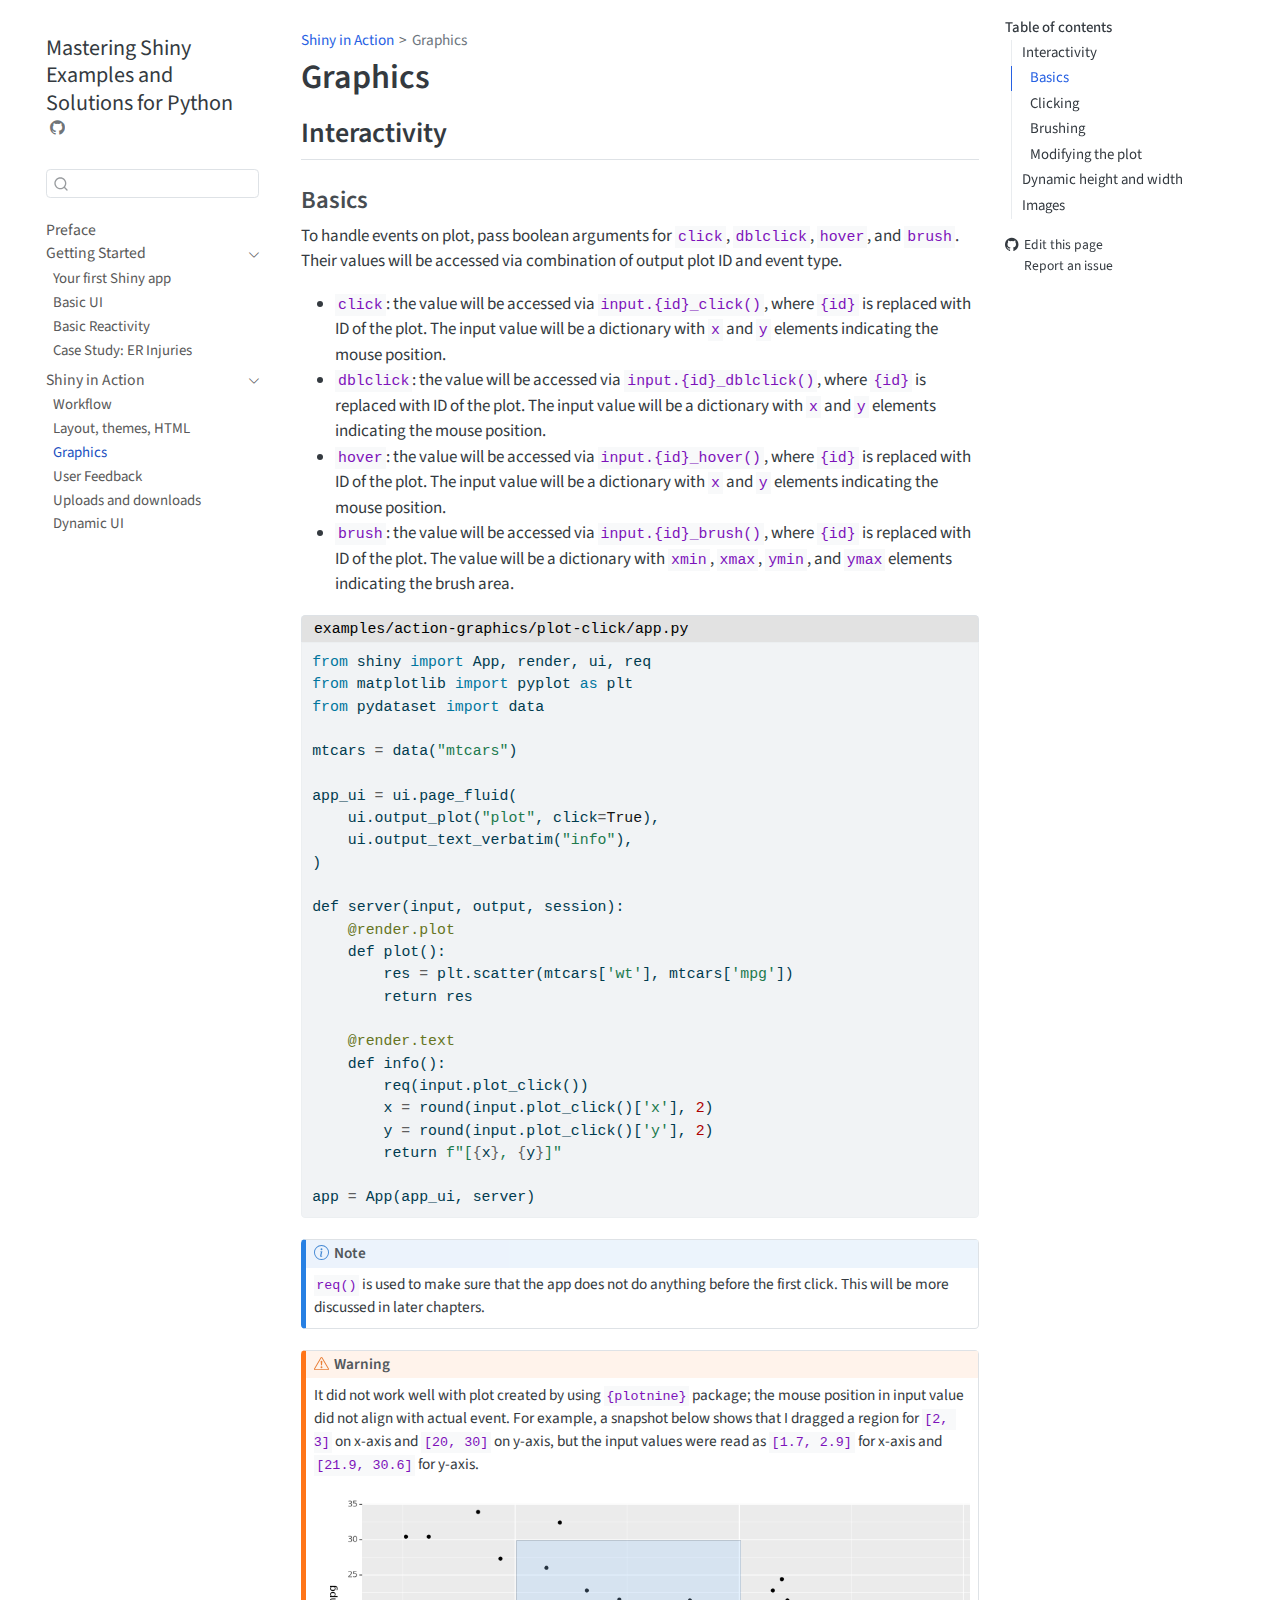
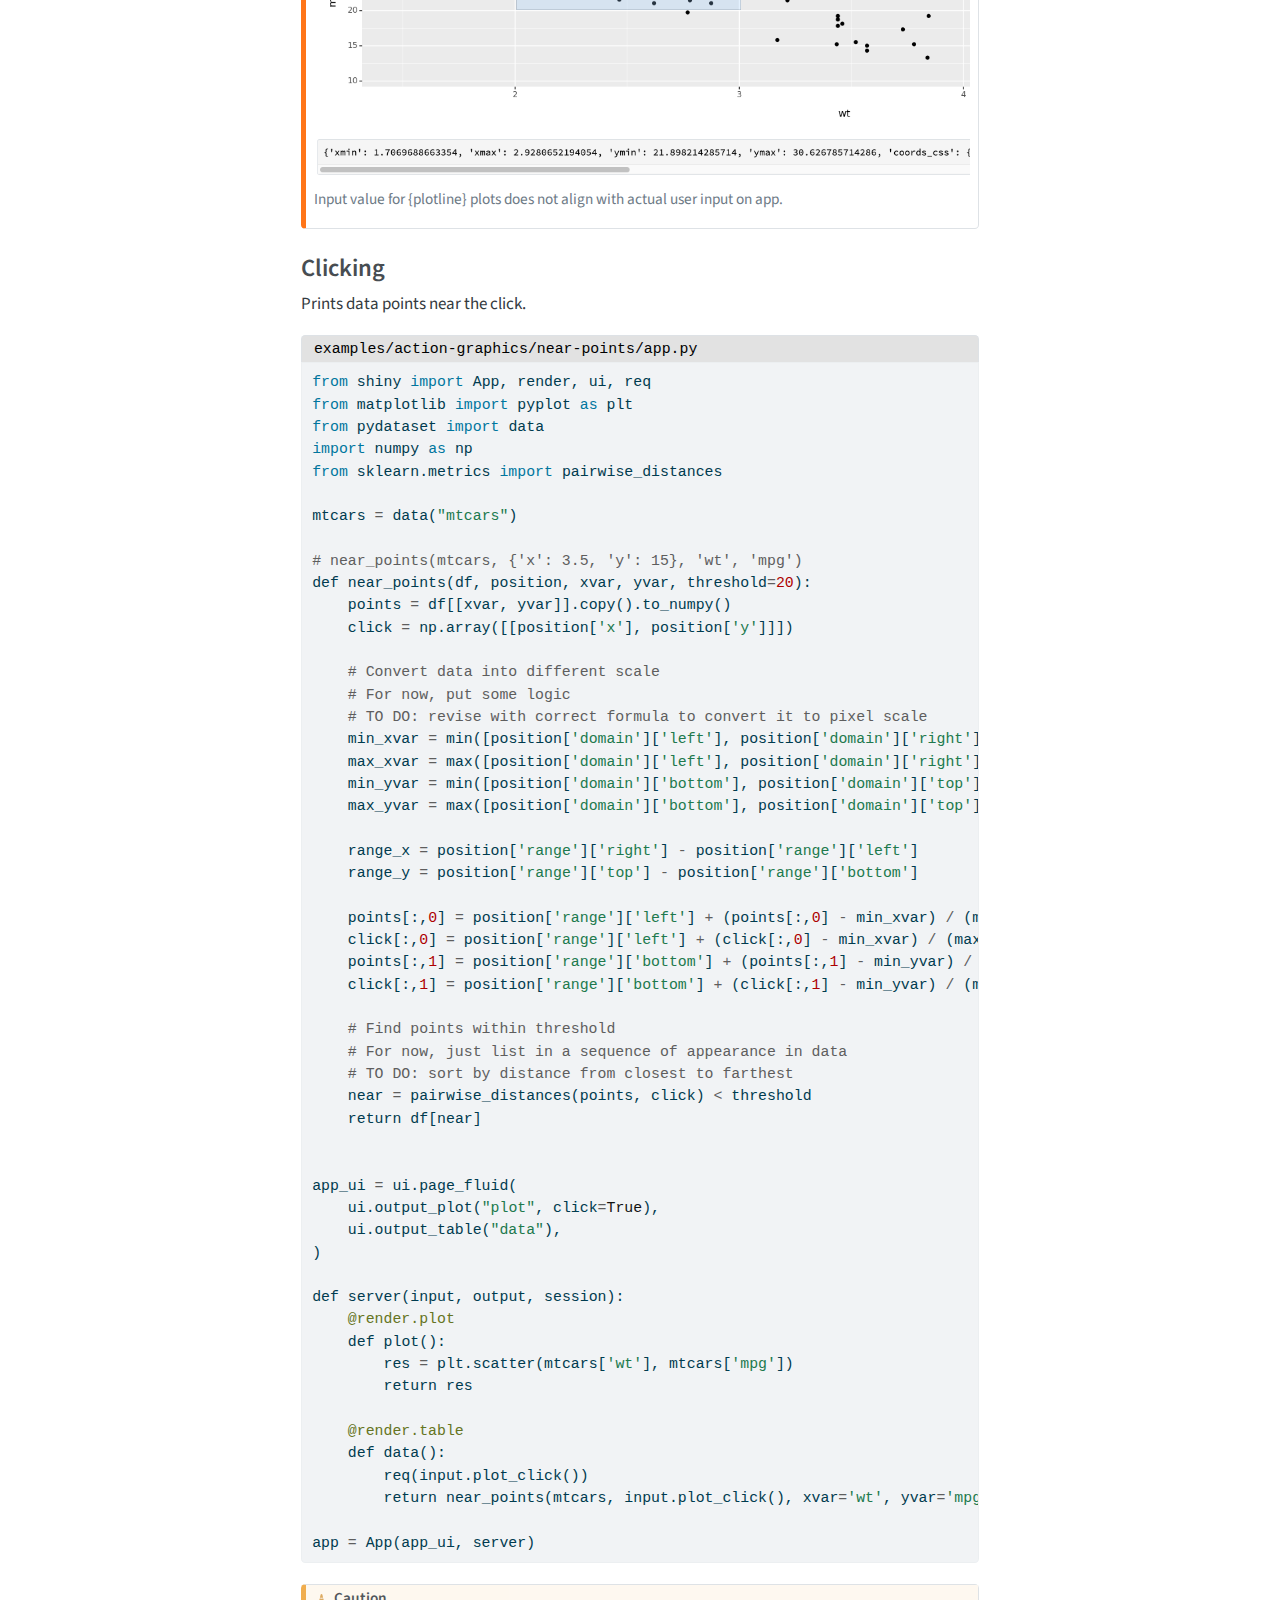
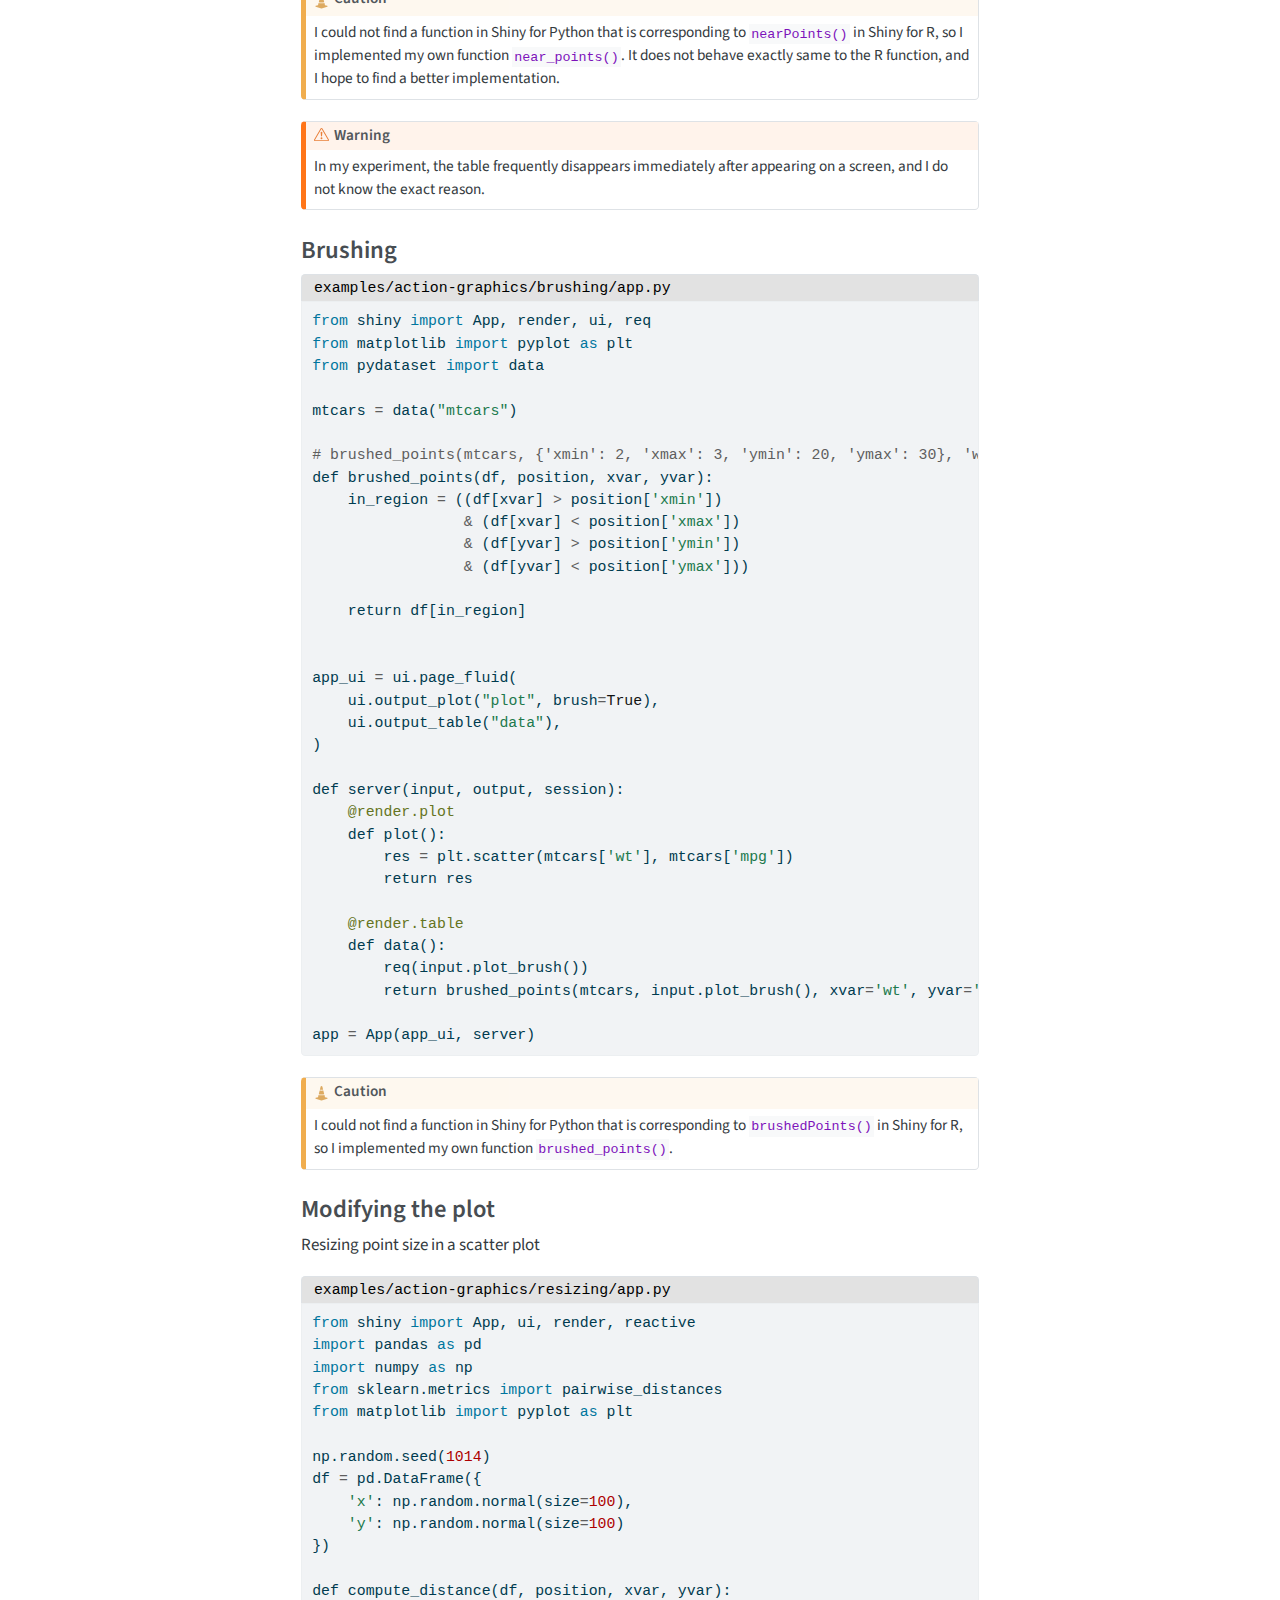
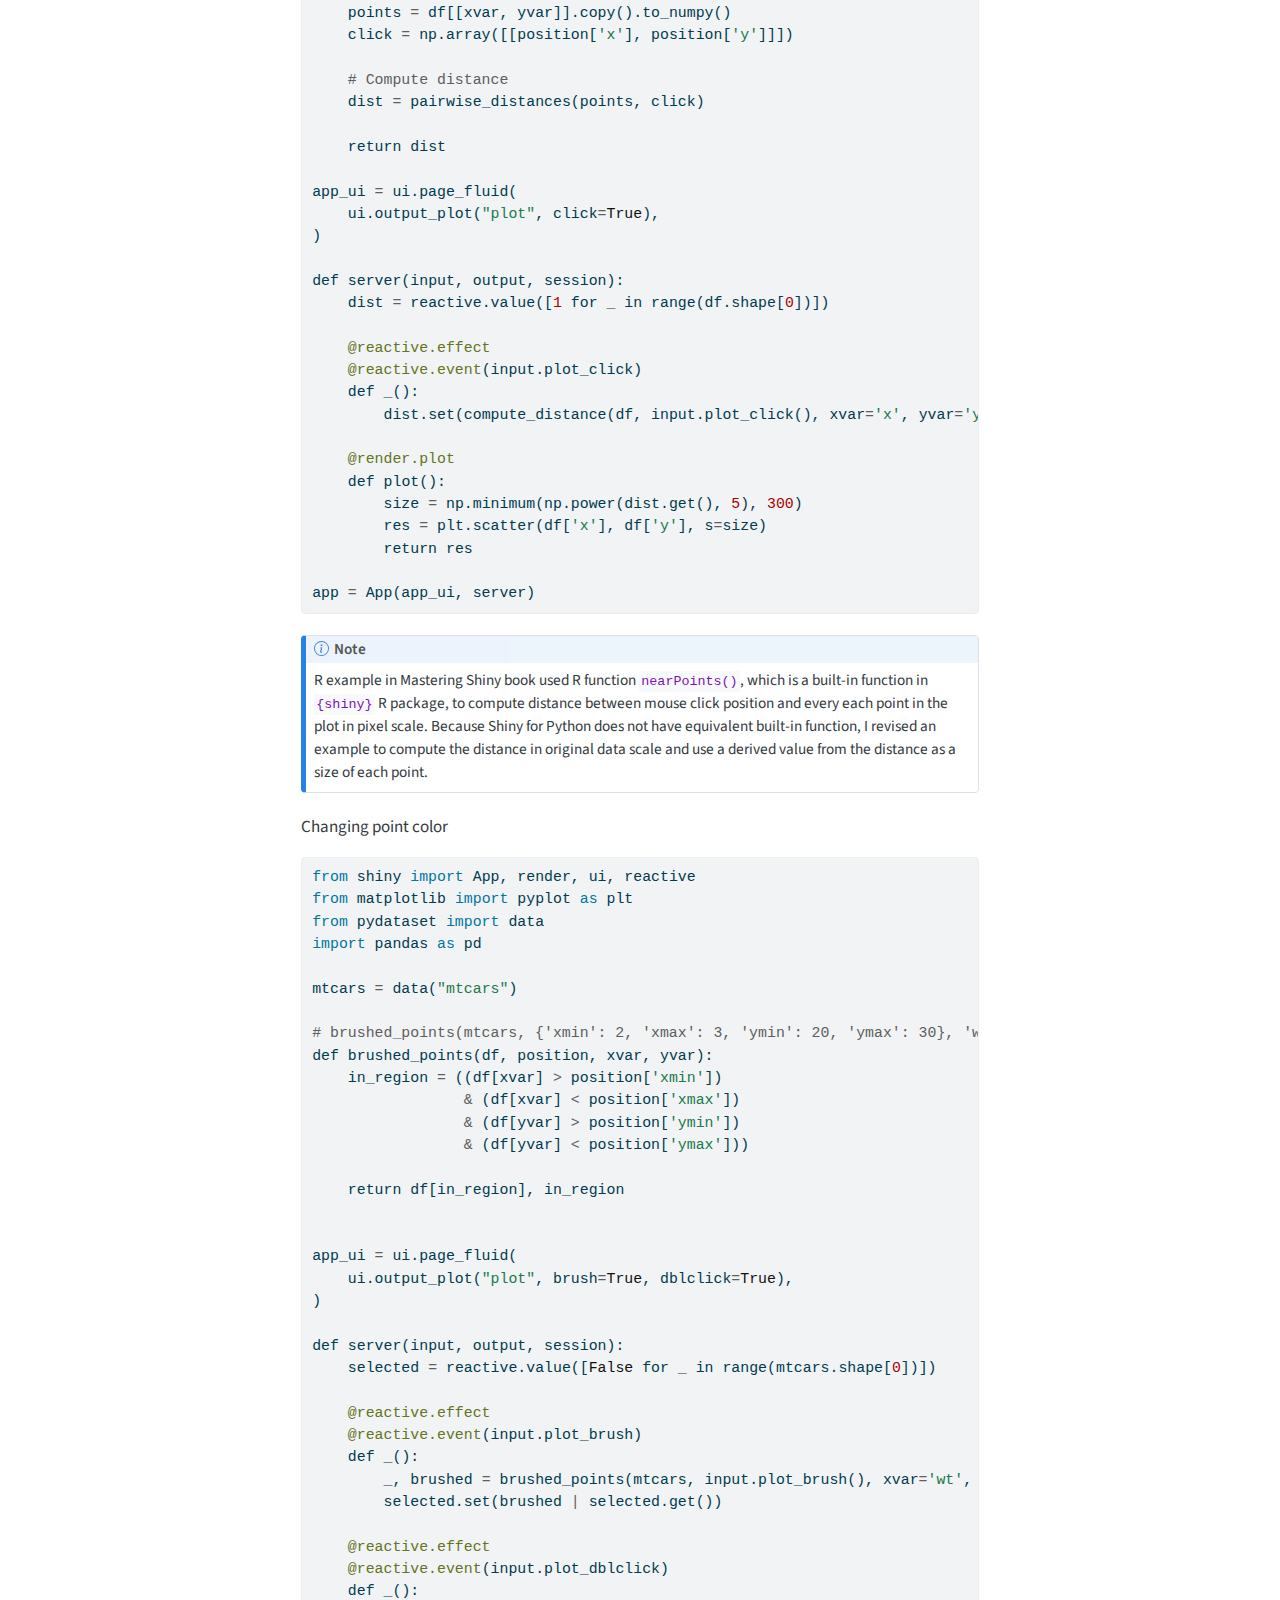
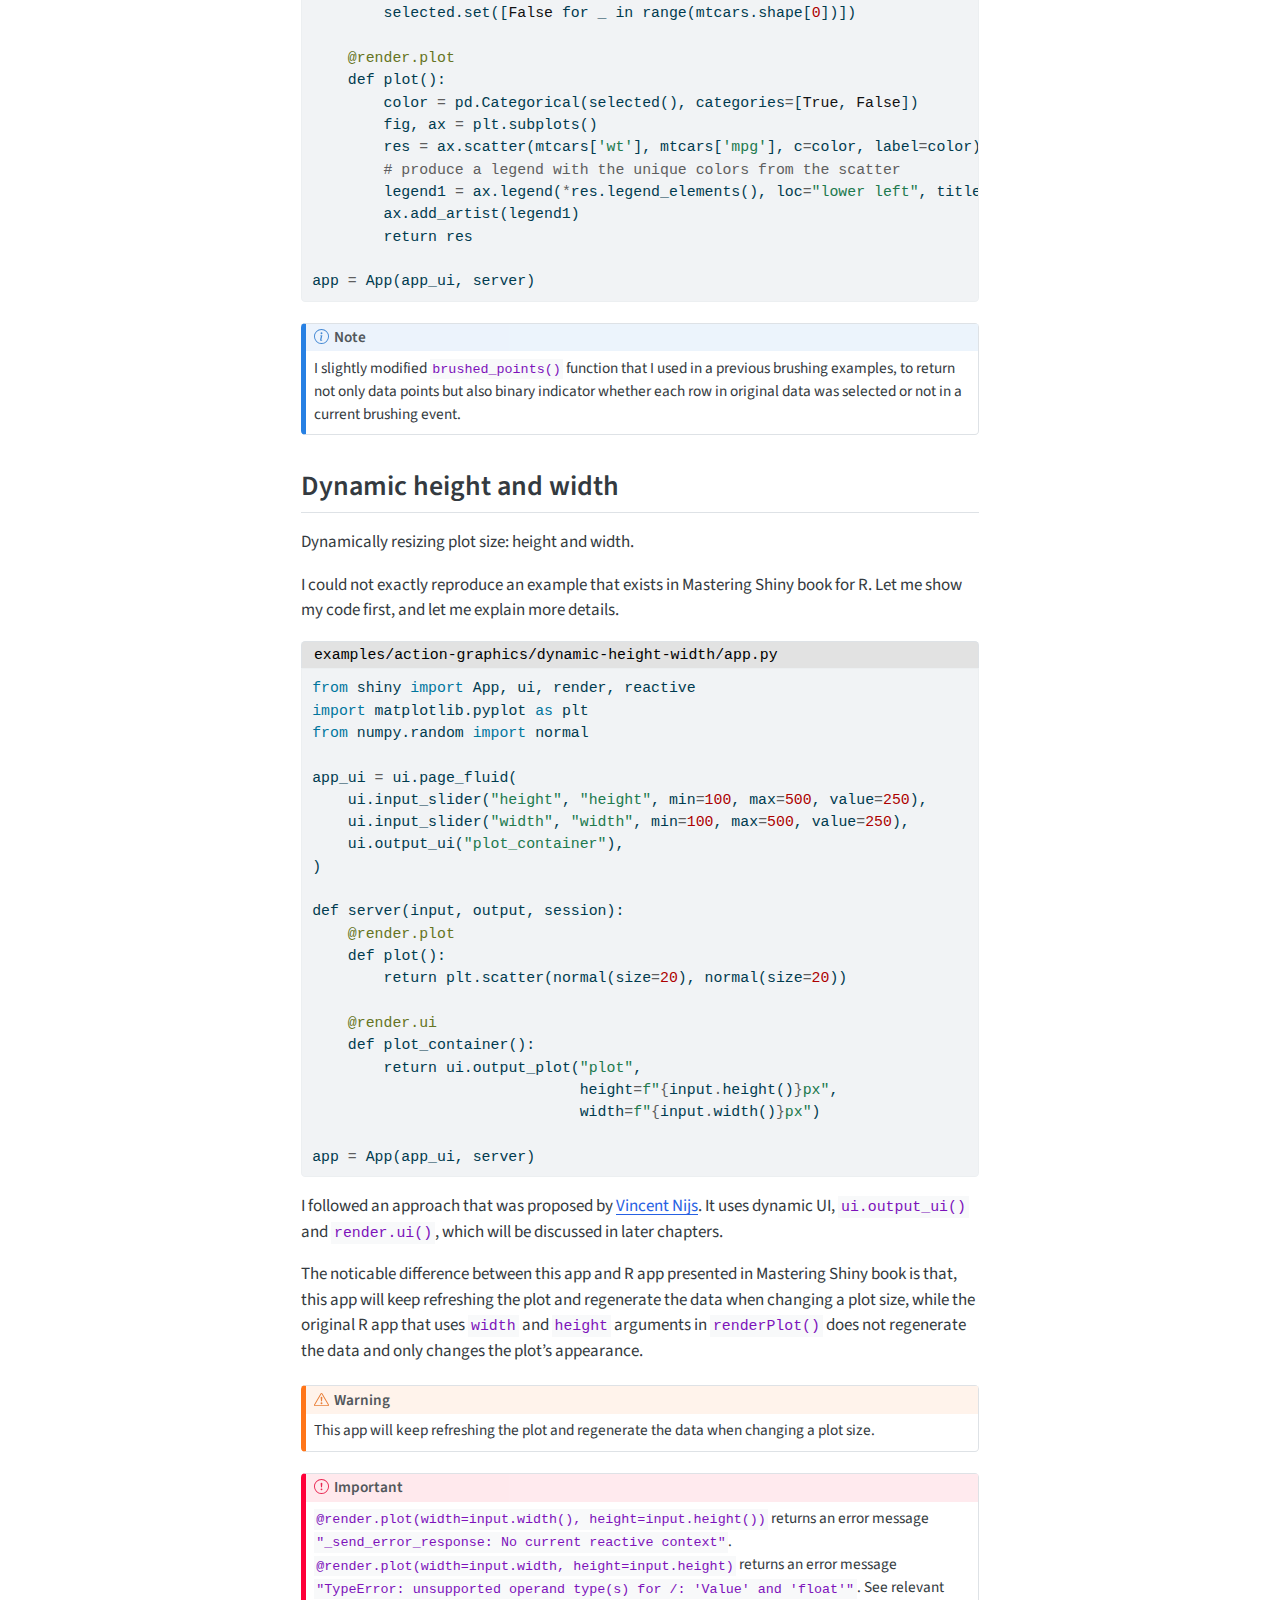
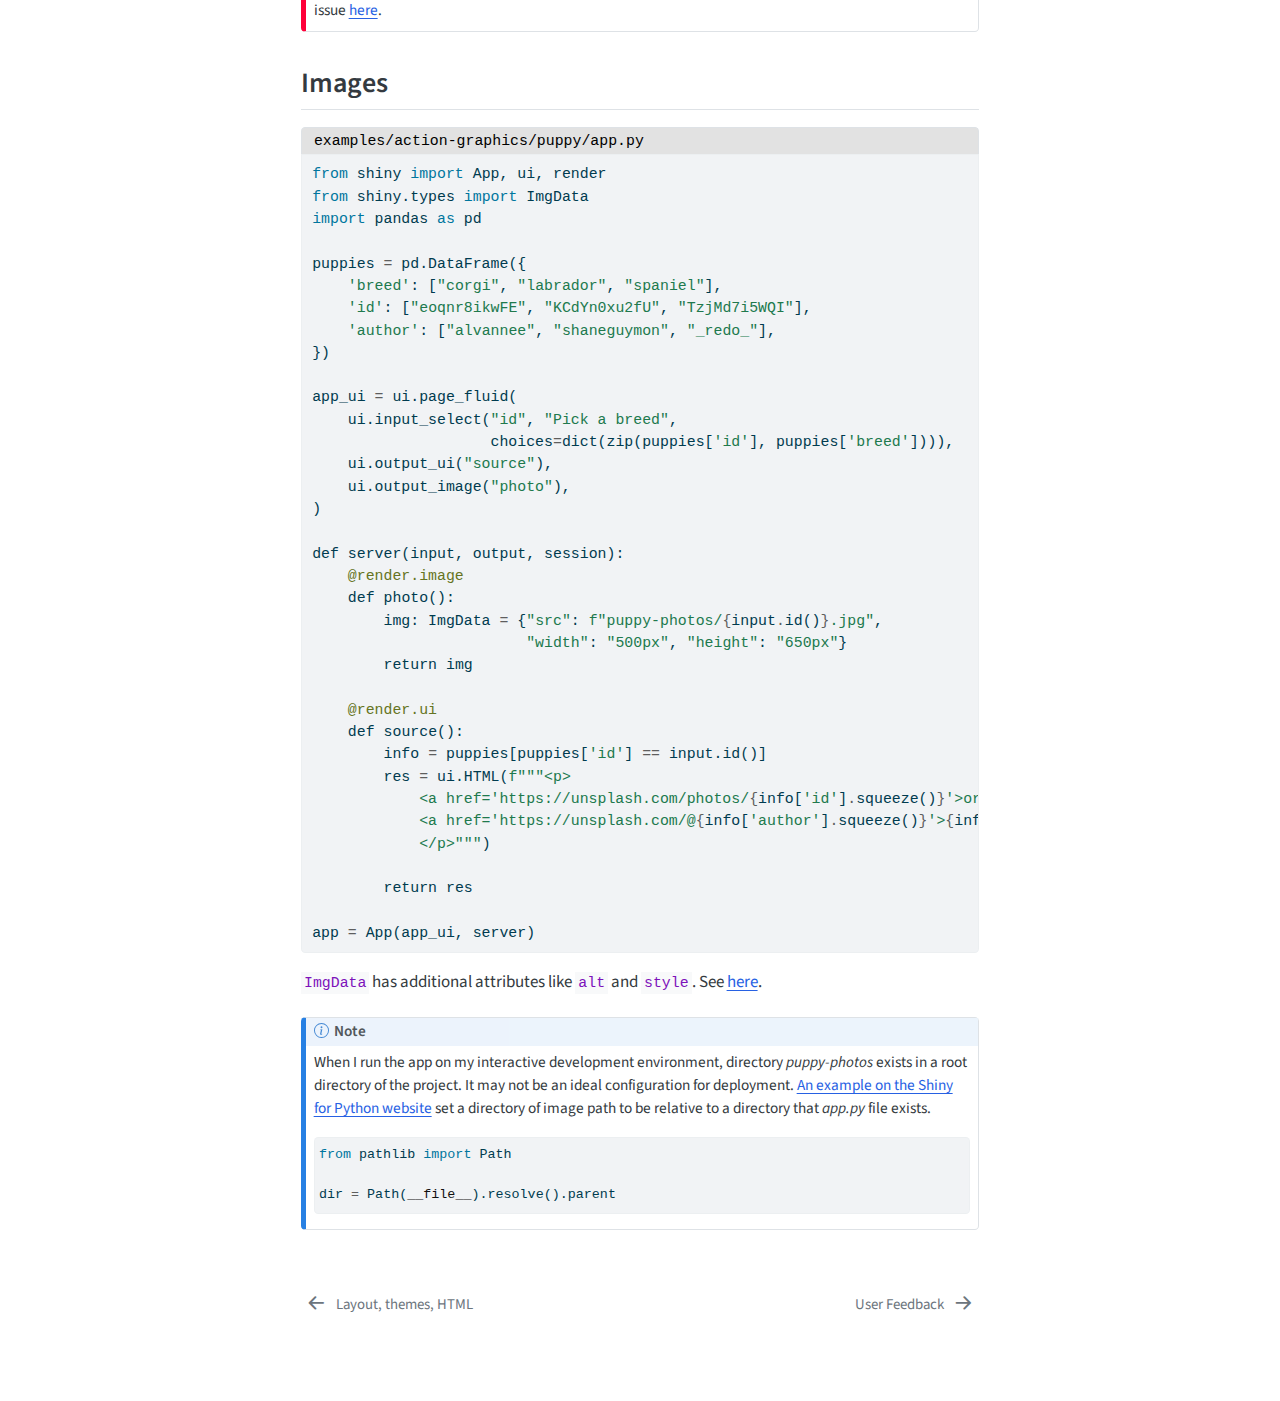
<file: action-graphics.html>
<!DOCTYPE html>
<html xmlns="http://www.w3.org/1999/xhtml" lang="en" xml:lang="en"><head>

<meta charset="utf-8">
<meta name="generator" content="quarto-1.4.554">

<meta name="viewport" content="width=device-width, initial-scale=1.0, user-scalable=yes">


<title>Mastering Shiny Examples and Solutions for Python - Graphics</title>
<style>
code{white-space: pre-wrap;}
span.smallcaps{font-variant: small-caps;}
div.columns{display: flex; gap: min(4vw, 1.5em);}
div.column{flex: auto; overflow-x: auto;}
div.hanging-indent{margin-left: 1.5em; text-indent: -1.5em;}
ul.task-list{list-style: none;}
ul.task-list li input[type="checkbox"] {
  width: 0.8em;
  margin: 0 0.8em 0.2em -1em; /* quarto-specific, see https://github.com/quarto-dev/quarto-cli/issues/4556 */ 
  vertical-align: middle;
}
/* CSS for syntax highlighting */
pre > code.sourceCode { white-space: pre; position: relative; }
pre > code.sourceCode > span { line-height: 1.25; }
pre > code.sourceCode > span:empty { height: 1.2em; }
.sourceCode { overflow: visible; }
code.sourceCode > span { color: inherit; text-decoration: inherit; }
div.sourceCode { margin: 1em 0; }
pre.sourceCode { margin: 0; }
@media screen {
div.sourceCode { overflow: auto; }
}
@media print {
pre > code.sourceCode { white-space: pre-wrap; }
pre > code.sourceCode > span { text-indent: -5em; padding-left: 5em; }
}
pre.numberSource code
  { counter-reset: source-line 0; }
pre.numberSource code > span
  { position: relative; left: -4em; counter-increment: source-line; }
pre.numberSource code > span > a:first-child::before
  { content: counter(source-line);
    position: relative; left: -1em; text-align: right; vertical-align: baseline;
    border: none; display: inline-block;
    -webkit-touch-callout: none; -webkit-user-select: none;
    -khtml-user-select: none; -moz-user-select: none;
    -ms-user-select: none; user-select: none;
    padding: 0 4px; width: 4em;
  }
pre.numberSource { margin-left: 3em;  padding-left: 4px; }
div.sourceCode
  {   }
@media screen {
pre > code.sourceCode > span > a:first-child::before { text-decoration: underline; }
}
</style>


<script src="site_libs/quarto-nav/quarto-nav.js"></script>
<script src="site_libs/quarto-nav/headroom.min.js"></script>
<script src="site_libs/clipboard/clipboard.min.js"></script>
<script src="site_libs/quarto-search/autocomplete.umd.js"></script>
<script src="site_libs/quarto-search/fuse.min.js"></script>
<script src="site_libs/quarto-search/quarto-search.js"></script>
<meta name="quarto:offset" content="./">
<link href="./action-feedback.html" rel="next">
<link href="./action-layout.html" rel="prev">
<script src="site_libs/quarto-html/quarto.js"></script>
<script src="site_libs/quarto-html/popper.min.js"></script>
<script src="site_libs/quarto-html/tippy.umd.min.js"></script>
<script src="site_libs/quarto-html/anchor.min.js"></script>
<link href="site_libs/quarto-html/tippy.css" rel="stylesheet">
<link href="site_libs/quarto-html/quarto-syntax-highlighting.css" rel="stylesheet" id="quarto-text-highlighting-styles">
<script src="site_libs/bootstrap/bootstrap.min.js"></script>
<link href="site_libs/bootstrap/bootstrap-icons.css" rel="stylesheet">
<link href="site_libs/bootstrap/bootstrap.min.css" rel="stylesheet" id="quarto-bootstrap" data-mode="light">
<script id="quarto-search-options" type="application/json">{
  "location": "sidebar",
  "copy-button": false,
  "collapse-after": 3,
  "panel-placement": "start",
  "type": "textbox",
  "limit": 50,
  "keyboard-shortcut": [
    "f",
    "/",
    "s"
  ],
  "show-item-context": false,
  "language": {
    "search-no-results-text": "No results",
    "search-matching-documents-text": "matching documents",
    "search-copy-link-title": "Copy link to search",
    "search-hide-matches-text": "Hide additional matches",
    "search-more-match-text": "more match in this document",
    "search-more-matches-text": "more matches in this document",
    "search-clear-button-title": "Clear",
    "search-text-placeholder": "",
    "search-detached-cancel-button-title": "Cancel",
    "search-submit-button-title": "Submit",
    "search-label": "Search"
  }
}</script>


</head>

<body class="nav-sidebar floating">

<div id="quarto-search-results"></div>
  <header id="quarto-header" class="headroom fixed-top">
  <nav class="quarto-secondary-nav">
    <div class="container-fluid d-flex">
      <button type="button" class="quarto-btn-toggle btn" data-bs-toggle="collapse" data-bs-target=".quarto-sidebar-collapse-item" aria-controls="quarto-sidebar" aria-expanded="false" aria-label="Toggle sidebar navigation" onclick="if (window.quartoToggleHeadroom) { window.quartoToggleHeadroom(); }">
        <i class="bi bi-layout-text-sidebar-reverse"></i>
      </button>
        <nav class="quarto-page-breadcrumbs" aria-label="breadcrumb"><ol class="breadcrumb"><li class="breadcrumb-item"><a href="./action-workflow.html">Shiny in Action</a></li><li class="breadcrumb-item"><a href="./action-graphics.html"><span class="chapter-title">Graphics</span></a></li></ol></nav>
        <a class="flex-grow-1" role="button" data-bs-toggle="collapse" data-bs-target=".quarto-sidebar-collapse-item" aria-controls="quarto-sidebar" aria-expanded="false" aria-label="Toggle sidebar navigation" onclick="if (window.quartoToggleHeadroom) { window.quartoToggleHeadroom(); }">      
        </a>
      <button type="button" class="btn quarto-search-button" aria-label="" onclick="window.quartoOpenSearch();">
        <i class="bi bi-search"></i>
      </button>
    </div>
  </nav>
</header>
<!-- content -->
<div id="quarto-content" class="quarto-container page-columns page-rows-contents page-layout-article">
<!-- sidebar -->
  <nav id="quarto-sidebar" class="sidebar collapse collapse-horizontal quarto-sidebar-collapse-item sidebar-navigation floating overflow-auto">
    <div class="pt-lg-2 mt-2 text-left sidebar-header">
    <div class="sidebar-title mb-0 py-0">
      <a href="./">Mastering Shiny Examples and Solutions for Python</a> 
        <div class="sidebar-tools-main">
    <a href="https://github.com/youngroklee-ml/mastering-shiny-for-python" title="Source Code" class="quarto-navigation-tool px-1" aria-label="Source Code"><i class="bi bi-github"></i></a>
</div>
    </div>
      </div>
        <div class="mt-2 flex-shrink-0 align-items-center">
        <div class="sidebar-search">
        <div id="quarto-search" class="" title="Search"></div>
        </div>
        </div>
    <div class="sidebar-menu-container"> 
    <ul class="list-unstyled mt-1">
        <li class="sidebar-item">
  <div class="sidebar-item-container"> 
  <a href="./index.html" class="sidebar-item-text sidebar-link">
 <span class="menu-text">Preface</span></a>
  </div>
</li>
        <li class="sidebar-item sidebar-item-section">
      <div class="sidebar-item-container"> 
            <a class="sidebar-item-text sidebar-link text-start" data-bs-toggle="collapse" data-bs-target="#quarto-sidebar-section-1" aria-expanded="true">
 <span class="menu-text">Getting Started</span></a>
          <a class="sidebar-item-toggle text-start" data-bs-toggle="collapse" data-bs-target="#quarto-sidebar-section-1" aria-expanded="true" aria-label="Toggle section">
            <i class="bi bi-chevron-right ms-2"></i>
          </a> 
      </div>
      <ul id="quarto-sidebar-section-1" class="collapse list-unstyled sidebar-section depth1 show">  
          <li class="sidebar-item">
  <div class="sidebar-item-container"> 
  <a href="./basic-app.html" class="sidebar-item-text sidebar-link"><span class="chapter-title">Your first Shiny app</span></a>
  </div>
</li>
          <li class="sidebar-item">
  <div class="sidebar-item-container"> 
  <a href="./basic-ui.html" class="sidebar-item-text sidebar-link"><span class="chapter-title">Basic UI</span></a>
  </div>
</li>
          <li class="sidebar-item">
  <div class="sidebar-item-container"> 
  <a href="./basic-reactivity.html" class="sidebar-item-text sidebar-link"><span class="chapter-title">Basic Reactivity</span></a>
  </div>
</li>
          <li class="sidebar-item">
  <div class="sidebar-item-container"> 
  <a href="./basic-case-study.html" class="sidebar-item-text sidebar-link"><span class="chapter-title">Case Study: ER Injuries</span></a>
  </div>
</li>
      </ul>
  </li>
        <li class="sidebar-item sidebar-item-section">
      <div class="sidebar-item-container"> 
            <a class="sidebar-item-text sidebar-link text-start" data-bs-toggle="collapse" data-bs-target="#quarto-sidebar-section-2" aria-expanded="true">
 <span class="menu-text">Shiny in Action</span></a>
          <a class="sidebar-item-toggle text-start" data-bs-toggle="collapse" data-bs-target="#quarto-sidebar-section-2" aria-expanded="true" aria-label="Toggle section">
            <i class="bi bi-chevron-right ms-2"></i>
          </a> 
      </div>
      <ul id="quarto-sidebar-section-2" class="collapse list-unstyled sidebar-section depth1 show">  
          <li class="sidebar-item">
  <div class="sidebar-item-container"> 
  <a href="./action-workflow.html" class="sidebar-item-text sidebar-link"><span class="chapter-title">Workflow</span></a>
  </div>
</li>
          <li class="sidebar-item">
  <div class="sidebar-item-container"> 
  <a href="./action-layout.html" class="sidebar-item-text sidebar-link"><span class="chapter-title">Layout, themes, HTML</span></a>
  </div>
</li>
          <li class="sidebar-item">
  <div class="sidebar-item-container"> 
  <a href="./action-graphics.html" class="sidebar-item-text sidebar-link active"><span class="chapter-title">Graphics</span></a>
  </div>
</li>
          <li class="sidebar-item">
  <div class="sidebar-item-container"> 
  <a href="./action-feedback.html" class="sidebar-item-text sidebar-link"><span class="chapter-title">User Feedback</span></a>
  </div>
</li>
          <li class="sidebar-item">
  <div class="sidebar-item-container"> 
  <a href="./action-transfer.html" class="sidebar-item-text sidebar-link"><span class="chapter-title">Uploads and downloads</span></a>
  </div>
</li>
          <li class="sidebar-item">
  <div class="sidebar-item-container"> 
  <a href="./action-dynamic.html" class="sidebar-item-text sidebar-link"><span class="chapter-title">Dynamic UI</span></a>
  </div>
</li>
      </ul>
  </li>
    </ul>
    </div>
</nav>
<div id="quarto-sidebar-glass" class="quarto-sidebar-collapse-item" data-bs-toggle="collapse" data-bs-target=".quarto-sidebar-collapse-item"></div>
<!-- margin-sidebar -->
    <div id="quarto-margin-sidebar" class="sidebar margin-sidebar">
        <nav id="TOC" role="doc-toc" class="toc-active">
    <h2 id="toc-title">Table of contents</h2>
   
  <ul>
  <li><a href="#interactivity" id="toc-interactivity" class="nav-link active" data-scroll-target="#interactivity">Interactivity</a>
  <ul class="collapse">
  <li><a href="#basics" id="toc-basics" class="nav-link" data-scroll-target="#basics">Basics</a></li>
  <li><a href="#clicking" id="toc-clicking" class="nav-link" data-scroll-target="#clicking">Clicking</a></li>
  <li><a href="#brushing" id="toc-brushing" class="nav-link" data-scroll-target="#brushing">Brushing</a></li>
  <li><a href="#modifying-the-plot" id="toc-modifying-the-plot" class="nav-link" data-scroll-target="#modifying-the-plot">Modifying the plot</a></li>
  </ul></li>
  <li><a href="#dynamic-height-and-width" id="toc-dynamic-height-and-width" class="nav-link" data-scroll-target="#dynamic-height-and-width">Dynamic height and width</a></li>
  <li><a href="#images" id="toc-images" class="nav-link" data-scroll-target="#images">Images</a></li>
  </ul>
<div class="toc-actions"><ul><li><a href="https://github.com/youngroklee-ml/mastering-shiny-for-python/edit/main/action-graphics.qmd" class="toc-action"><i class="bi bi-github"></i>Edit this page</a></li><li><a href="https://github.com/youngroklee-ml/mastering-shiny-for-python/issues/new" class="toc-action"><i class="bi empty"></i>Report an issue</a></li></ul></div></nav>
    </div>
<!-- main -->
<main class="content" id="quarto-document-content">

<header id="title-block-header" class="quarto-title-block default"><nav class="quarto-page-breadcrumbs quarto-title-breadcrumbs d-none d-lg-block" aria-label="breadcrumb"><ol class="breadcrumb"><li class="breadcrumb-item"><a href="./action-workflow.html">Shiny in Action</a></li><li class="breadcrumb-item"><a href="./action-graphics.html"><span class="chapter-title">Graphics</span></a></li></ol></nav>
<div class="quarto-title">
<h1 class="title"><span class="chapter-title">Graphics</span></h1>
</div>



<div class="quarto-title-meta">

    
  
    
  </div>
  


</header>


<section id="interactivity" class="level2">
<h2 class="anchored" data-anchor-id="interactivity">Interactivity</h2>
<section id="basics" class="level3">
<h3 class="anchored" data-anchor-id="basics">Basics</h3>
<p>To handle events on plot, pass boolean arguments for <code>click</code>, <code>dblclick</code>, <code>hover</code>, and <code>brush</code>. Their values will be accessed via combination of output plot ID and event type.</p>
<ul>
<li><code>click</code>: the value will be accessed via <code>input.{id}_click()</code>, where <code>{id}</code> is replaced with ID of the plot. The input value will be a dictionary with <code>x</code> and <code>y</code> elements indicating the mouse position.</li>
<li><code>dblclick</code>: the value will be accessed via <code>input.{id}_dblclick()</code>, where <code>{id}</code> is replaced with ID of the plot. The input value will be a dictionary with <code>x</code> and <code>y</code> elements indicating the mouse position.</li>
<li><code>hover</code>: the value will be accessed via <code>input.{id}_hover()</code>, where <code>{id}</code> is replaced with ID of the plot. The input value will be a dictionary with <code>x</code> and <code>y</code> elements indicating the mouse position.</li>
<li><code>brush</code>: the value will be accessed via <code>input.{id}_brush()</code>, where <code>{id}</code> is replaced with ID of the plot. The value will be a dictionary with <code>xmin</code>, <code>xmax</code>, <code>ymin</code>, and <code>ymax</code> elements indicating the brush area.</li>
</ul>
<div class="code-with-filename">
<div class="code-with-filename-file">
<pre><strong>examples/action-graphics/plot-click/app.py</strong></pre>
</div>
<div class="sourceCode" id="cb1" data-filename="examples/action-graphics/plot-click/app.py"><pre class="sourceCode python code-with-copy"><code class="sourceCode python"><span id="cb1-1"><a href="#cb1-1" aria-hidden="true" tabindex="-1"></a><span class="im">from</span> shiny <span class="im">import</span> App, render, ui, req</span>
<span id="cb1-2"><a href="#cb1-2" aria-hidden="true" tabindex="-1"></a><span class="im">from</span> matplotlib <span class="im">import</span> pyplot <span class="im">as</span> plt</span>
<span id="cb1-3"><a href="#cb1-3" aria-hidden="true" tabindex="-1"></a><span class="im">from</span> pydataset <span class="im">import</span> data</span>
<span id="cb1-4"><a href="#cb1-4" aria-hidden="true" tabindex="-1"></a></span>
<span id="cb1-5"><a href="#cb1-5" aria-hidden="true" tabindex="-1"></a>mtcars <span class="op">=</span> data(<span class="st">"mtcars"</span>)</span>
<span id="cb1-6"><a href="#cb1-6" aria-hidden="true" tabindex="-1"></a></span>
<span id="cb1-7"><a href="#cb1-7" aria-hidden="true" tabindex="-1"></a>app_ui <span class="op">=</span> ui.page_fluid(</span>
<span id="cb1-8"><a href="#cb1-8" aria-hidden="true" tabindex="-1"></a>    ui.output_plot(<span class="st">"plot"</span>, click<span class="op">=</span><span class="va">True</span>),</span>
<span id="cb1-9"><a href="#cb1-9" aria-hidden="true" tabindex="-1"></a>    ui.output_text_verbatim(<span class="st">"info"</span>),</span>
<span id="cb1-10"><a href="#cb1-10" aria-hidden="true" tabindex="-1"></a>)</span>
<span id="cb1-11"><a href="#cb1-11" aria-hidden="true" tabindex="-1"></a></span>
<span id="cb1-12"><a href="#cb1-12" aria-hidden="true" tabindex="-1"></a><span class="kw">def</span> server(<span class="bu">input</span>, output, session):</span>
<span id="cb1-13"><a href="#cb1-13" aria-hidden="true" tabindex="-1"></a>    <span class="at">@render.plot</span></span>
<span id="cb1-14"><a href="#cb1-14" aria-hidden="true" tabindex="-1"></a>    <span class="kw">def</span> plot():</span>
<span id="cb1-15"><a href="#cb1-15" aria-hidden="true" tabindex="-1"></a>        res <span class="op">=</span> plt.scatter(mtcars[<span class="st">'wt'</span>], mtcars[<span class="st">'mpg'</span>])</span>
<span id="cb1-16"><a href="#cb1-16" aria-hidden="true" tabindex="-1"></a>        <span class="cf">return</span> res</span>
<span id="cb1-17"><a href="#cb1-17" aria-hidden="true" tabindex="-1"></a>    </span>
<span id="cb1-18"><a href="#cb1-18" aria-hidden="true" tabindex="-1"></a>    <span class="at">@render.text</span></span>
<span id="cb1-19"><a href="#cb1-19" aria-hidden="true" tabindex="-1"></a>    <span class="kw">def</span> info():</span>
<span id="cb1-20"><a href="#cb1-20" aria-hidden="true" tabindex="-1"></a>        req(<span class="bu">input</span>.plot_click())</span>
<span id="cb1-21"><a href="#cb1-21" aria-hidden="true" tabindex="-1"></a>        x <span class="op">=</span> <span class="bu">round</span>(<span class="bu">input</span>.plot_click()[<span class="st">'x'</span>], <span class="dv">2</span>)</span>
<span id="cb1-22"><a href="#cb1-22" aria-hidden="true" tabindex="-1"></a>        y <span class="op">=</span> <span class="bu">round</span>(<span class="bu">input</span>.plot_click()[<span class="st">'y'</span>], <span class="dv">2</span>)</span>
<span id="cb1-23"><a href="#cb1-23" aria-hidden="true" tabindex="-1"></a>        <span class="cf">return</span> <span class="ss">f"[</span><span class="sc">{</span>x<span class="sc">}</span><span class="ss">, </span><span class="sc">{</span>y<span class="sc">}</span><span class="ss">]"</span></span>
<span id="cb1-24"><a href="#cb1-24" aria-hidden="true" tabindex="-1"></a></span>
<span id="cb1-25"><a href="#cb1-25" aria-hidden="true" tabindex="-1"></a>app <span class="op">=</span> App(app_ui, server)</span></code><button title="Copy to Clipboard" class="code-copy-button"><i class="bi"></i></button></pre></div>
</div>
<div class="callout callout-style-default callout-note callout-titled">
<div class="callout-header d-flex align-content-center">
<div class="callout-icon-container">
<i class="callout-icon"></i>
</div>
<div class="callout-title-container flex-fill">
Note
</div>
</div>
<div class="callout-body-container callout-body">
<p><code>req()</code> is used to make sure that the app does not do anything before the first click. This will be more discussed in later chapters.</p>
</div>
</div>
<div class="callout callout-style-default callout-warning callout-titled">
<div class="callout-header d-flex align-content-center">
<div class="callout-icon-container">
<i class="callout-icon"></i>
</div>
<div class="callout-title-container flex-fill">
Warning
</div>
</div>
<div class="callout-body-container callout-body">
<p>It did not work well with plot created by using <code>{plotnine}</code> package; the mouse position in input value did not align with actual event. For example, a snapshot below shows that I dragged a region for <code>[2, 3]</code> on x-axis and <code>[20, 30]</code> on y-axis, but the input values were read as <code>[1.7, 2.9]</code> for x-axis and <code>[21.9, 30.6]</code> for y-axis.</p>
<div class="quarto-figure quarto-figure-center">
<figure class="figure">
<p><img src="images/action-graphics/plotnine-brush-position.png" class="img-fluid figure-img"></p>
<figcaption>Input value for {plotline} plots does not align with actual user input on app.</figcaption>
</figure>
</div>
</div>
</div>
</section>
<section id="clicking" class="level3">
<h3 class="anchored" data-anchor-id="clicking">Clicking</h3>
<p>Prints data points near the click.</p>
<div class="code-with-filename">
<div class="code-with-filename-file">
<pre><strong>examples/action-graphics/near-points/app.py</strong></pre>
</div>
<div class="sourceCode" id="cb2" data-filename="examples/action-graphics/near-points/app.py"><pre class="sourceCode python code-with-copy"><code class="sourceCode python"><span id="cb2-1"><a href="#cb2-1" aria-hidden="true" tabindex="-1"></a><span class="im">from</span> shiny <span class="im">import</span> App, render, ui, req</span>
<span id="cb2-2"><a href="#cb2-2" aria-hidden="true" tabindex="-1"></a><span class="im">from</span> matplotlib <span class="im">import</span> pyplot <span class="im">as</span> plt</span>
<span id="cb2-3"><a href="#cb2-3" aria-hidden="true" tabindex="-1"></a><span class="im">from</span> pydataset <span class="im">import</span> data</span>
<span id="cb2-4"><a href="#cb2-4" aria-hidden="true" tabindex="-1"></a><span class="im">import</span> numpy <span class="im">as</span> np</span>
<span id="cb2-5"><a href="#cb2-5" aria-hidden="true" tabindex="-1"></a><span class="im">from</span> sklearn.metrics <span class="im">import</span> pairwise_distances</span>
<span id="cb2-6"><a href="#cb2-6" aria-hidden="true" tabindex="-1"></a></span>
<span id="cb2-7"><a href="#cb2-7" aria-hidden="true" tabindex="-1"></a>mtcars <span class="op">=</span> data(<span class="st">"mtcars"</span>)</span>
<span id="cb2-8"><a href="#cb2-8" aria-hidden="true" tabindex="-1"></a></span>
<span id="cb2-9"><a href="#cb2-9" aria-hidden="true" tabindex="-1"></a><span class="co"># near_points(mtcars, {'x': 3.5, 'y': 15}, 'wt', 'mpg')</span></span>
<span id="cb2-10"><a href="#cb2-10" aria-hidden="true" tabindex="-1"></a><span class="kw">def</span> near_points(df, position, xvar, yvar, threshold<span class="op">=</span><span class="dv">20</span>):</span>
<span id="cb2-11"><a href="#cb2-11" aria-hidden="true" tabindex="-1"></a>    points <span class="op">=</span> df[[xvar, yvar]].copy().to_numpy()</span>
<span id="cb2-12"><a href="#cb2-12" aria-hidden="true" tabindex="-1"></a>    click <span class="op">=</span> np.array([[position[<span class="st">'x'</span>], position[<span class="st">'y'</span>]]])</span>
<span id="cb2-13"><a href="#cb2-13" aria-hidden="true" tabindex="-1"></a></span>
<span id="cb2-14"><a href="#cb2-14" aria-hidden="true" tabindex="-1"></a>    <span class="co"># Convert data into different scale</span></span>
<span id="cb2-15"><a href="#cb2-15" aria-hidden="true" tabindex="-1"></a>    <span class="co"># For now, put some logic</span></span>
<span id="cb2-16"><a href="#cb2-16" aria-hidden="true" tabindex="-1"></a>    <span class="co"># TO DO: revise with correct formula to convert it to pixel scale</span></span>
<span id="cb2-17"><a href="#cb2-17" aria-hidden="true" tabindex="-1"></a>    min_xvar <span class="op">=</span> <span class="bu">min</span>([position[<span class="st">'domain'</span>][<span class="st">'left'</span>], position[<span class="st">'domain'</span>][<span class="st">'right'</span>]])</span>
<span id="cb2-18"><a href="#cb2-18" aria-hidden="true" tabindex="-1"></a>    max_xvar <span class="op">=</span> <span class="bu">max</span>([position[<span class="st">'domain'</span>][<span class="st">'left'</span>], position[<span class="st">'domain'</span>][<span class="st">'right'</span>]])</span>
<span id="cb2-19"><a href="#cb2-19" aria-hidden="true" tabindex="-1"></a>    min_yvar <span class="op">=</span> <span class="bu">min</span>([position[<span class="st">'domain'</span>][<span class="st">'bottom'</span>], position[<span class="st">'domain'</span>][<span class="st">'top'</span>]])</span>
<span id="cb2-20"><a href="#cb2-20" aria-hidden="true" tabindex="-1"></a>    max_yvar <span class="op">=</span> <span class="bu">max</span>([position[<span class="st">'domain'</span>][<span class="st">'bottom'</span>], position[<span class="st">'domain'</span>][<span class="st">'top'</span>]])</span>
<span id="cb2-21"><a href="#cb2-21" aria-hidden="true" tabindex="-1"></a></span>
<span id="cb2-22"><a href="#cb2-22" aria-hidden="true" tabindex="-1"></a>    range_x <span class="op">=</span> position[<span class="st">'range'</span>][<span class="st">'right'</span>] <span class="op">-</span> position[<span class="st">'range'</span>][<span class="st">'left'</span>]</span>
<span id="cb2-23"><a href="#cb2-23" aria-hidden="true" tabindex="-1"></a>    range_y <span class="op">=</span> position[<span class="st">'range'</span>][<span class="st">'top'</span>] <span class="op">-</span> position[<span class="st">'range'</span>][<span class="st">'bottom'</span>]</span>
<span id="cb2-24"><a href="#cb2-24" aria-hidden="true" tabindex="-1"></a></span>
<span id="cb2-25"><a href="#cb2-25" aria-hidden="true" tabindex="-1"></a>    points[:,<span class="dv">0</span>] <span class="op">=</span> position[<span class="st">'range'</span>][<span class="st">'left'</span>] <span class="op">+</span> (points[:,<span class="dv">0</span>] <span class="op">-</span> min_xvar) <span class="op">/</span> (max_xvar <span class="op">-</span> min_xvar) <span class="op">*</span> range_x</span>
<span id="cb2-26"><a href="#cb2-26" aria-hidden="true" tabindex="-1"></a>    click[:,<span class="dv">0</span>] <span class="op">=</span> position[<span class="st">'range'</span>][<span class="st">'left'</span>] <span class="op">+</span> (click[:,<span class="dv">0</span>] <span class="op">-</span> min_xvar) <span class="op">/</span> (max_xvar <span class="op">-</span> min_xvar) <span class="op">*</span> range_x</span>
<span id="cb2-27"><a href="#cb2-27" aria-hidden="true" tabindex="-1"></a>    points[:,<span class="dv">1</span>] <span class="op">=</span> position[<span class="st">'range'</span>][<span class="st">'bottom'</span>] <span class="op">+</span> (points[:,<span class="dv">1</span>] <span class="op">-</span> min_yvar) <span class="op">/</span> (max_yvar <span class="op">-</span> min_yvar) <span class="op">*</span> range_y</span>
<span id="cb2-28"><a href="#cb2-28" aria-hidden="true" tabindex="-1"></a>    click[:,<span class="dv">1</span>] <span class="op">=</span> position[<span class="st">'range'</span>][<span class="st">'bottom'</span>] <span class="op">+</span> (click[:,<span class="dv">1</span>] <span class="op">-</span> min_yvar) <span class="op">/</span> (max_yvar <span class="op">-</span> min_yvar) <span class="op">*</span> range_y</span>
<span id="cb2-29"><a href="#cb2-29" aria-hidden="true" tabindex="-1"></a>    </span>
<span id="cb2-30"><a href="#cb2-30" aria-hidden="true" tabindex="-1"></a>    <span class="co"># Find points within threshold</span></span>
<span id="cb2-31"><a href="#cb2-31" aria-hidden="true" tabindex="-1"></a>    <span class="co"># For now, just list in a sequence of appearance in data</span></span>
<span id="cb2-32"><a href="#cb2-32" aria-hidden="true" tabindex="-1"></a>    <span class="co"># TO DO: sort by distance from closest to farthest</span></span>
<span id="cb2-33"><a href="#cb2-33" aria-hidden="true" tabindex="-1"></a>    near <span class="op">=</span> pairwise_distances(points, click) <span class="op">&lt;</span> threshold</span>
<span id="cb2-34"><a href="#cb2-34" aria-hidden="true" tabindex="-1"></a>    <span class="cf">return</span> df[near]</span>
<span id="cb2-35"><a href="#cb2-35" aria-hidden="true" tabindex="-1"></a></span>
<span id="cb2-36"><a href="#cb2-36" aria-hidden="true" tabindex="-1"></a></span>
<span id="cb2-37"><a href="#cb2-37" aria-hidden="true" tabindex="-1"></a>app_ui <span class="op">=</span> ui.page_fluid(</span>
<span id="cb2-38"><a href="#cb2-38" aria-hidden="true" tabindex="-1"></a>    ui.output_plot(<span class="st">"plot"</span>, click<span class="op">=</span><span class="va">True</span>),</span>
<span id="cb2-39"><a href="#cb2-39" aria-hidden="true" tabindex="-1"></a>    ui.output_table(<span class="st">"data"</span>),</span>
<span id="cb2-40"><a href="#cb2-40" aria-hidden="true" tabindex="-1"></a>)</span>
<span id="cb2-41"><a href="#cb2-41" aria-hidden="true" tabindex="-1"></a></span>
<span id="cb2-42"><a href="#cb2-42" aria-hidden="true" tabindex="-1"></a><span class="kw">def</span> server(<span class="bu">input</span>, output, session):</span>
<span id="cb2-43"><a href="#cb2-43" aria-hidden="true" tabindex="-1"></a>    <span class="at">@render.plot</span></span>
<span id="cb2-44"><a href="#cb2-44" aria-hidden="true" tabindex="-1"></a>    <span class="kw">def</span> plot():</span>
<span id="cb2-45"><a href="#cb2-45" aria-hidden="true" tabindex="-1"></a>        res <span class="op">=</span> plt.scatter(mtcars[<span class="st">'wt'</span>], mtcars[<span class="st">'mpg'</span>])</span>
<span id="cb2-46"><a href="#cb2-46" aria-hidden="true" tabindex="-1"></a>        <span class="cf">return</span> res</span>
<span id="cb2-47"><a href="#cb2-47" aria-hidden="true" tabindex="-1"></a>    </span>
<span id="cb2-48"><a href="#cb2-48" aria-hidden="true" tabindex="-1"></a>    <span class="at">@render.table</span></span>
<span id="cb2-49"><a href="#cb2-49" aria-hidden="true" tabindex="-1"></a>    <span class="kw">def</span> data():</span>
<span id="cb2-50"><a href="#cb2-50" aria-hidden="true" tabindex="-1"></a>        req(<span class="bu">input</span>.plot_click())</span>
<span id="cb2-51"><a href="#cb2-51" aria-hidden="true" tabindex="-1"></a>        <span class="cf">return</span> near_points(mtcars, <span class="bu">input</span>.plot_click(), xvar<span class="op">=</span><span class="st">'wt'</span>, yvar<span class="op">=</span><span class="st">'mpg'</span>)</span>
<span id="cb2-52"><a href="#cb2-52" aria-hidden="true" tabindex="-1"></a></span>
<span id="cb2-53"><a href="#cb2-53" aria-hidden="true" tabindex="-1"></a>app <span class="op">=</span> App(app_ui, server)</span></code><button title="Copy to Clipboard" class="code-copy-button"><i class="bi"></i></button></pre></div>
</div>
<div class="callout callout-style-default callout-caution callout-titled">
<div class="callout-header d-flex align-content-center">
<div class="callout-icon-container">
<i class="callout-icon"></i>
</div>
<div class="callout-title-container flex-fill">
Caution
</div>
</div>
<div class="callout-body-container callout-body">
<p>I could not find a function in Shiny for Python that is corresponding to <code>nearPoints()</code> in Shiny for R, so I implemented my own function <code>near_points()</code>. It does not behave exactly same to the R function, and I hope to find a better implementation.</p>
</div>
</div>
<div class="callout callout-style-default callout-warning callout-titled">
<div class="callout-header d-flex align-content-center">
<div class="callout-icon-container">
<i class="callout-icon"></i>
</div>
<div class="callout-title-container flex-fill">
Warning
</div>
</div>
<div class="callout-body-container callout-body">
<p>In my experiment, the table frequently disappears immediately after appearing on a screen, and I do not know the exact reason.</p>
</div>
</div>
</section>
<section id="brushing" class="level3">
<h3 class="anchored" data-anchor-id="brushing">Brushing</h3>
<div class="code-with-filename">
<div class="code-with-filename-file">
<pre><strong>examples/action-graphics/brushing/app.py</strong></pre>
</div>
<div class="sourceCode" id="cb3" data-filename="examples/action-graphics/brushing/app.py"><pre class="sourceCode python code-with-copy"><code class="sourceCode python"><span id="cb3-1"><a href="#cb3-1" aria-hidden="true" tabindex="-1"></a><span class="im">from</span> shiny <span class="im">import</span> App, render, ui, req</span>
<span id="cb3-2"><a href="#cb3-2" aria-hidden="true" tabindex="-1"></a><span class="im">from</span> matplotlib <span class="im">import</span> pyplot <span class="im">as</span> plt</span>
<span id="cb3-3"><a href="#cb3-3" aria-hidden="true" tabindex="-1"></a><span class="im">from</span> pydataset <span class="im">import</span> data</span>
<span id="cb3-4"><a href="#cb3-4" aria-hidden="true" tabindex="-1"></a></span>
<span id="cb3-5"><a href="#cb3-5" aria-hidden="true" tabindex="-1"></a>mtcars <span class="op">=</span> data(<span class="st">"mtcars"</span>)</span>
<span id="cb3-6"><a href="#cb3-6" aria-hidden="true" tabindex="-1"></a></span>
<span id="cb3-7"><a href="#cb3-7" aria-hidden="true" tabindex="-1"></a><span class="co"># brushed_points(mtcars, {'xmin': 2, 'xmax': 3, 'ymin': 20, 'ymax': 30}, 'wt', 'mpg')</span></span>
<span id="cb3-8"><a href="#cb3-8" aria-hidden="true" tabindex="-1"></a><span class="kw">def</span> brushed_points(df, position, xvar, yvar):</span>
<span id="cb3-9"><a href="#cb3-9" aria-hidden="true" tabindex="-1"></a>    in_region <span class="op">=</span> ((df[xvar] <span class="op">&gt;</span> position[<span class="st">'xmin'</span>]) </span>
<span id="cb3-10"><a href="#cb3-10" aria-hidden="true" tabindex="-1"></a>                 <span class="op">&amp;</span> (df[xvar] <span class="op">&lt;</span> position[<span class="st">'xmax'</span>])</span>
<span id="cb3-11"><a href="#cb3-11" aria-hidden="true" tabindex="-1"></a>                 <span class="op">&amp;</span> (df[yvar] <span class="op">&gt;</span> position[<span class="st">'ymin'</span>])</span>
<span id="cb3-12"><a href="#cb3-12" aria-hidden="true" tabindex="-1"></a>                 <span class="op">&amp;</span> (df[yvar] <span class="op">&lt;</span> position[<span class="st">'ymax'</span>]))</span>
<span id="cb3-13"><a href="#cb3-13" aria-hidden="true" tabindex="-1"></a>    </span>
<span id="cb3-14"><a href="#cb3-14" aria-hidden="true" tabindex="-1"></a>    <span class="cf">return</span> df[in_region]</span>
<span id="cb3-15"><a href="#cb3-15" aria-hidden="true" tabindex="-1"></a></span>
<span id="cb3-16"><a href="#cb3-16" aria-hidden="true" tabindex="-1"></a></span>
<span id="cb3-17"><a href="#cb3-17" aria-hidden="true" tabindex="-1"></a>app_ui <span class="op">=</span> ui.page_fluid(</span>
<span id="cb3-18"><a href="#cb3-18" aria-hidden="true" tabindex="-1"></a>    ui.output_plot(<span class="st">"plot"</span>, brush<span class="op">=</span><span class="va">True</span>),</span>
<span id="cb3-19"><a href="#cb3-19" aria-hidden="true" tabindex="-1"></a>    ui.output_table(<span class="st">"data"</span>),</span>
<span id="cb3-20"><a href="#cb3-20" aria-hidden="true" tabindex="-1"></a>)</span>
<span id="cb3-21"><a href="#cb3-21" aria-hidden="true" tabindex="-1"></a></span>
<span id="cb3-22"><a href="#cb3-22" aria-hidden="true" tabindex="-1"></a><span class="kw">def</span> server(<span class="bu">input</span>, output, session):</span>
<span id="cb3-23"><a href="#cb3-23" aria-hidden="true" tabindex="-1"></a>    <span class="at">@render.plot</span></span>
<span id="cb3-24"><a href="#cb3-24" aria-hidden="true" tabindex="-1"></a>    <span class="kw">def</span> plot():</span>
<span id="cb3-25"><a href="#cb3-25" aria-hidden="true" tabindex="-1"></a>        res <span class="op">=</span> plt.scatter(mtcars[<span class="st">'wt'</span>], mtcars[<span class="st">'mpg'</span>])</span>
<span id="cb3-26"><a href="#cb3-26" aria-hidden="true" tabindex="-1"></a>        <span class="cf">return</span> res</span>
<span id="cb3-27"><a href="#cb3-27" aria-hidden="true" tabindex="-1"></a>    </span>
<span id="cb3-28"><a href="#cb3-28" aria-hidden="true" tabindex="-1"></a>    <span class="at">@render.table</span></span>
<span id="cb3-29"><a href="#cb3-29" aria-hidden="true" tabindex="-1"></a>    <span class="kw">def</span> data():</span>
<span id="cb3-30"><a href="#cb3-30" aria-hidden="true" tabindex="-1"></a>        req(<span class="bu">input</span>.plot_brush())</span>
<span id="cb3-31"><a href="#cb3-31" aria-hidden="true" tabindex="-1"></a>        <span class="cf">return</span> brushed_points(mtcars, <span class="bu">input</span>.plot_brush(), xvar<span class="op">=</span><span class="st">'wt'</span>, yvar<span class="op">=</span><span class="st">'mpg'</span>)</span>
<span id="cb3-32"><a href="#cb3-32" aria-hidden="true" tabindex="-1"></a></span>
<span id="cb3-33"><a href="#cb3-33" aria-hidden="true" tabindex="-1"></a>app <span class="op">=</span> App(app_ui, server)</span></code><button title="Copy to Clipboard" class="code-copy-button"><i class="bi"></i></button></pre></div>
</div>
<div class="callout callout-style-default callout-caution callout-titled">
<div class="callout-header d-flex align-content-center">
<div class="callout-icon-container">
<i class="callout-icon"></i>
</div>
<div class="callout-title-container flex-fill">
Caution
</div>
</div>
<div class="callout-body-container callout-body">
<p>I could not find a function in Shiny for Python that is corresponding to <code>brushedPoints()</code> in Shiny for R, so I implemented my own function <code>brushed_points()</code>.</p>
</div>
</div>
</section>
<section id="modifying-the-plot" class="level3">
<h3 class="anchored" data-anchor-id="modifying-the-plot">Modifying the plot</h3>
<p>Resizing point size in a scatter plot</p>
<div class="code-with-filename">
<div class="code-with-filename-file">
<pre><strong>examples/action-graphics/resizing/app.py</strong></pre>
</div>
<div class="sourceCode" id="cb4" data-filename="examples/action-graphics/resizing/app.py"><pre class="sourceCode python code-with-copy"><code class="sourceCode python"><span id="cb4-1"><a href="#cb4-1" aria-hidden="true" tabindex="-1"></a><span class="im">from</span> shiny <span class="im">import</span> App, ui, render, reactive</span>
<span id="cb4-2"><a href="#cb4-2" aria-hidden="true" tabindex="-1"></a><span class="im">import</span> pandas <span class="im">as</span> pd</span>
<span id="cb4-3"><a href="#cb4-3" aria-hidden="true" tabindex="-1"></a><span class="im">import</span> numpy <span class="im">as</span> np</span>
<span id="cb4-4"><a href="#cb4-4" aria-hidden="true" tabindex="-1"></a><span class="im">from</span> sklearn.metrics <span class="im">import</span> pairwise_distances</span>
<span id="cb4-5"><a href="#cb4-5" aria-hidden="true" tabindex="-1"></a><span class="im">from</span> matplotlib <span class="im">import</span> pyplot <span class="im">as</span> plt</span>
<span id="cb4-6"><a href="#cb4-6" aria-hidden="true" tabindex="-1"></a></span>
<span id="cb4-7"><a href="#cb4-7" aria-hidden="true" tabindex="-1"></a>np.random.seed(<span class="dv">1014</span>)</span>
<span id="cb4-8"><a href="#cb4-8" aria-hidden="true" tabindex="-1"></a>df <span class="op">=</span> pd.DataFrame({</span>
<span id="cb4-9"><a href="#cb4-9" aria-hidden="true" tabindex="-1"></a>    <span class="st">'x'</span>: np.random.normal(size<span class="op">=</span><span class="dv">100</span>),</span>
<span id="cb4-10"><a href="#cb4-10" aria-hidden="true" tabindex="-1"></a>    <span class="st">'y'</span>: np.random.normal(size<span class="op">=</span><span class="dv">100</span>)</span>
<span id="cb4-11"><a href="#cb4-11" aria-hidden="true" tabindex="-1"></a>})</span>
<span id="cb4-12"><a href="#cb4-12" aria-hidden="true" tabindex="-1"></a></span>
<span id="cb4-13"><a href="#cb4-13" aria-hidden="true" tabindex="-1"></a><span class="kw">def</span> compute_distance(df, position, xvar, yvar):</span>
<span id="cb4-14"><a href="#cb4-14" aria-hidden="true" tabindex="-1"></a>    points <span class="op">=</span> df[[xvar, yvar]].copy().to_numpy()</span>
<span id="cb4-15"><a href="#cb4-15" aria-hidden="true" tabindex="-1"></a>    click <span class="op">=</span> np.array([[position[<span class="st">'x'</span>], position[<span class="st">'y'</span>]]])</span>
<span id="cb4-16"><a href="#cb4-16" aria-hidden="true" tabindex="-1"></a></span>
<span id="cb4-17"><a href="#cb4-17" aria-hidden="true" tabindex="-1"></a>    <span class="co"># Compute distance</span></span>
<span id="cb4-18"><a href="#cb4-18" aria-hidden="true" tabindex="-1"></a>    dist <span class="op">=</span> pairwise_distances(points, click)</span>
<span id="cb4-19"><a href="#cb4-19" aria-hidden="true" tabindex="-1"></a></span>
<span id="cb4-20"><a href="#cb4-20" aria-hidden="true" tabindex="-1"></a>    <span class="cf">return</span> dist</span>
<span id="cb4-21"><a href="#cb4-21" aria-hidden="true" tabindex="-1"></a></span>
<span id="cb4-22"><a href="#cb4-22" aria-hidden="true" tabindex="-1"></a>app_ui <span class="op">=</span> ui.page_fluid(</span>
<span id="cb4-23"><a href="#cb4-23" aria-hidden="true" tabindex="-1"></a>    ui.output_plot(<span class="st">"plot"</span>, click<span class="op">=</span><span class="va">True</span>),</span>
<span id="cb4-24"><a href="#cb4-24" aria-hidden="true" tabindex="-1"></a>)</span>
<span id="cb4-25"><a href="#cb4-25" aria-hidden="true" tabindex="-1"></a></span>
<span id="cb4-26"><a href="#cb4-26" aria-hidden="true" tabindex="-1"></a><span class="kw">def</span> server(<span class="bu">input</span>, output, session):</span>
<span id="cb4-27"><a href="#cb4-27" aria-hidden="true" tabindex="-1"></a>    dist <span class="op">=</span> reactive.value([<span class="dv">1</span> <span class="cf">for</span> _ <span class="kw">in</span> <span class="bu">range</span>(df.shape[<span class="dv">0</span>])])</span>
<span id="cb4-28"><a href="#cb4-28" aria-hidden="true" tabindex="-1"></a></span>
<span id="cb4-29"><a href="#cb4-29" aria-hidden="true" tabindex="-1"></a>    <span class="at">@reactive.effect</span></span>
<span id="cb4-30"><a href="#cb4-30" aria-hidden="true" tabindex="-1"></a>    <span class="at">@reactive.event</span>(<span class="bu">input</span>.plot_click)</span>
<span id="cb4-31"><a href="#cb4-31" aria-hidden="true" tabindex="-1"></a>    <span class="kw">def</span> _():</span>
<span id="cb4-32"><a href="#cb4-32" aria-hidden="true" tabindex="-1"></a>        dist.<span class="bu">set</span>(compute_distance(df, <span class="bu">input</span>.plot_click(), xvar<span class="op">=</span><span class="st">'x'</span>, yvar<span class="op">=</span><span class="st">'y'</span>))</span>
<span id="cb4-33"><a href="#cb4-33" aria-hidden="true" tabindex="-1"></a>    </span>
<span id="cb4-34"><a href="#cb4-34" aria-hidden="true" tabindex="-1"></a>    <span class="at">@render.plot</span></span>
<span id="cb4-35"><a href="#cb4-35" aria-hidden="true" tabindex="-1"></a>    <span class="kw">def</span> plot():</span>
<span id="cb4-36"><a href="#cb4-36" aria-hidden="true" tabindex="-1"></a>        size <span class="op">=</span> np.minimum(np.power(dist.get(), <span class="dv">5</span>), <span class="dv">300</span>)</span>
<span id="cb4-37"><a href="#cb4-37" aria-hidden="true" tabindex="-1"></a>        res <span class="op">=</span> plt.scatter(df[<span class="st">'x'</span>], df[<span class="st">'y'</span>], s<span class="op">=</span>size)</span>
<span id="cb4-38"><a href="#cb4-38" aria-hidden="true" tabindex="-1"></a>        <span class="cf">return</span> res</span>
<span id="cb4-39"><a href="#cb4-39" aria-hidden="true" tabindex="-1"></a></span>
<span id="cb4-40"><a href="#cb4-40" aria-hidden="true" tabindex="-1"></a>app <span class="op">=</span> App(app_ui, server)</span></code><button title="Copy to Clipboard" class="code-copy-button"><i class="bi"></i></button></pre></div>
</div>
<div class="callout callout-style-default callout-note callout-titled">
<div class="callout-header d-flex align-content-center">
<div class="callout-icon-container">
<i class="callout-icon"></i>
</div>
<div class="callout-title-container flex-fill">
Note
</div>
</div>
<div class="callout-body-container callout-body">
<p>R example in Mastering Shiny book used R function <code>nearPoints()</code>, which is a built-in function in <code>{shiny}</code> R package, to compute distance between mouse click position and every each point in the plot in pixel scale. Because Shiny for Python does not have equivalent built-in function, I revised an example to compute the distance in original data scale and use a derived value from the distance as a size of each point.</p>
</div>
</div>
<p>Changing point color</p>
<div class="sourceCode" id="cb5"><pre class="sourceCode python code-with-copy"><code class="sourceCode python"><span id="cb5-1"><a href="#cb5-1" aria-hidden="true" tabindex="-1"></a><span class="im">from</span> shiny <span class="im">import</span> App, render, ui, reactive</span>
<span id="cb5-2"><a href="#cb5-2" aria-hidden="true" tabindex="-1"></a><span class="im">from</span> matplotlib <span class="im">import</span> pyplot <span class="im">as</span> plt</span>
<span id="cb5-3"><a href="#cb5-3" aria-hidden="true" tabindex="-1"></a><span class="im">from</span> pydataset <span class="im">import</span> data</span>
<span id="cb5-4"><a href="#cb5-4" aria-hidden="true" tabindex="-1"></a><span class="im">import</span> pandas <span class="im">as</span> pd</span>
<span id="cb5-5"><a href="#cb5-5" aria-hidden="true" tabindex="-1"></a></span>
<span id="cb5-6"><a href="#cb5-6" aria-hidden="true" tabindex="-1"></a>mtcars <span class="op">=</span> data(<span class="st">"mtcars"</span>)</span>
<span id="cb5-7"><a href="#cb5-7" aria-hidden="true" tabindex="-1"></a></span>
<span id="cb5-8"><a href="#cb5-8" aria-hidden="true" tabindex="-1"></a><span class="co"># brushed_points(mtcars, {'xmin': 2, 'xmax': 3, 'ymin': 20, 'ymax': 30}, 'wt', 'mpg')</span></span>
<span id="cb5-9"><a href="#cb5-9" aria-hidden="true" tabindex="-1"></a><span class="kw">def</span> brushed_points(df, position, xvar, yvar):</span>
<span id="cb5-10"><a href="#cb5-10" aria-hidden="true" tabindex="-1"></a>    in_region <span class="op">=</span> ((df[xvar] <span class="op">&gt;</span> position[<span class="st">'xmin'</span>]) </span>
<span id="cb5-11"><a href="#cb5-11" aria-hidden="true" tabindex="-1"></a>                 <span class="op">&amp;</span> (df[xvar] <span class="op">&lt;</span> position[<span class="st">'xmax'</span>])</span>
<span id="cb5-12"><a href="#cb5-12" aria-hidden="true" tabindex="-1"></a>                 <span class="op">&amp;</span> (df[yvar] <span class="op">&gt;</span> position[<span class="st">'ymin'</span>])</span>
<span id="cb5-13"><a href="#cb5-13" aria-hidden="true" tabindex="-1"></a>                 <span class="op">&amp;</span> (df[yvar] <span class="op">&lt;</span> position[<span class="st">'ymax'</span>]))</span>
<span id="cb5-14"><a href="#cb5-14" aria-hidden="true" tabindex="-1"></a>    </span>
<span id="cb5-15"><a href="#cb5-15" aria-hidden="true" tabindex="-1"></a>    <span class="cf">return</span> df[in_region], in_region</span>
<span id="cb5-16"><a href="#cb5-16" aria-hidden="true" tabindex="-1"></a></span>
<span id="cb5-17"><a href="#cb5-17" aria-hidden="true" tabindex="-1"></a></span>
<span id="cb5-18"><a href="#cb5-18" aria-hidden="true" tabindex="-1"></a>app_ui <span class="op">=</span> ui.page_fluid(</span>
<span id="cb5-19"><a href="#cb5-19" aria-hidden="true" tabindex="-1"></a>    ui.output_plot(<span class="st">"plot"</span>, brush<span class="op">=</span><span class="va">True</span>, dblclick<span class="op">=</span><span class="va">True</span>),</span>
<span id="cb5-20"><a href="#cb5-20" aria-hidden="true" tabindex="-1"></a>)</span>
<span id="cb5-21"><a href="#cb5-21" aria-hidden="true" tabindex="-1"></a></span>
<span id="cb5-22"><a href="#cb5-22" aria-hidden="true" tabindex="-1"></a><span class="kw">def</span> server(<span class="bu">input</span>, output, session):</span>
<span id="cb5-23"><a href="#cb5-23" aria-hidden="true" tabindex="-1"></a>    selected <span class="op">=</span> reactive.value([<span class="va">False</span> <span class="cf">for</span> _ <span class="kw">in</span> <span class="bu">range</span>(mtcars.shape[<span class="dv">0</span>])])</span>
<span id="cb5-24"><a href="#cb5-24" aria-hidden="true" tabindex="-1"></a></span>
<span id="cb5-25"><a href="#cb5-25" aria-hidden="true" tabindex="-1"></a>    <span class="at">@reactive.effect</span></span>
<span id="cb5-26"><a href="#cb5-26" aria-hidden="true" tabindex="-1"></a>    <span class="at">@reactive.event</span>(<span class="bu">input</span>.plot_brush)</span>
<span id="cb5-27"><a href="#cb5-27" aria-hidden="true" tabindex="-1"></a>    <span class="kw">def</span> _():</span>
<span id="cb5-28"><a href="#cb5-28" aria-hidden="true" tabindex="-1"></a>        _, brushed <span class="op">=</span> brushed_points(mtcars, <span class="bu">input</span>.plot_brush(), xvar<span class="op">=</span><span class="st">'wt'</span>, yvar<span class="op">=</span><span class="st">'mpg'</span>)</span>
<span id="cb5-29"><a href="#cb5-29" aria-hidden="true" tabindex="-1"></a>        selected.<span class="bu">set</span>(brushed <span class="op">|</span> selected.get())</span>
<span id="cb5-30"><a href="#cb5-30" aria-hidden="true" tabindex="-1"></a>    </span>
<span id="cb5-31"><a href="#cb5-31" aria-hidden="true" tabindex="-1"></a>    <span class="at">@reactive.effect</span></span>
<span id="cb5-32"><a href="#cb5-32" aria-hidden="true" tabindex="-1"></a>    <span class="at">@reactive.event</span>(<span class="bu">input</span>.plot_dblclick)</span>
<span id="cb5-33"><a href="#cb5-33" aria-hidden="true" tabindex="-1"></a>    <span class="kw">def</span> _():</span>
<span id="cb5-34"><a href="#cb5-34" aria-hidden="true" tabindex="-1"></a>        selected.<span class="bu">set</span>([<span class="va">False</span> <span class="cf">for</span> _ <span class="kw">in</span> <span class="bu">range</span>(mtcars.shape[<span class="dv">0</span>])])</span>
<span id="cb5-35"><a href="#cb5-35" aria-hidden="true" tabindex="-1"></a></span>
<span id="cb5-36"><a href="#cb5-36" aria-hidden="true" tabindex="-1"></a>    <span class="at">@render.plot</span></span>
<span id="cb5-37"><a href="#cb5-37" aria-hidden="true" tabindex="-1"></a>    <span class="kw">def</span> plot():</span>
<span id="cb5-38"><a href="#cb5-38" aria-hidden="true" tabindex="-1"></a>        color <span class="op">=</span> pd.Categorical(selected(), categories<span class="op">=</span>[<span class="va">True</span>, <span class="va">False</span>])</span>
<span id="cb5-39"><a href="#cb5-39" aria-hidden="true" tabindex="-1"></a>        fig, ax <span class="op">=</span> plt.subplots()</span>
<span id="cb5-40"><a href="#cb5-40" aria-hidden="true" tabindex="-1"></a>        res <span class="op">=</span> ax.scatter(mtcars[<span class="st">'wt'</span>], mtcars[<span class="st">'mpg'</span>], c<span class="op">=</span>color, label<span class="op">=</span>color)</span>
<span id="cb5-41"><a href="#cb5-41" aria-hidden="true" tabindex="-1"></a>        <span class="co"># produce a legend with the unique colors from the scatter</span></span>
<span id="cb5-42"><a href="#cb5-42" aria-hidden="true" tabindex="-1"></a>        legend1 <span class="op">=</span> ax.legend(<span class="op">*</span>res.legend_elements(), loc<span class="op">=</span><span class="st">"lower left"</span>, title<span class="op">=</span><span class="st">"Classes"</span>)</span>
<span id="cb5-43"><a href="#cb5-43" aria-hidden="true" tabindex="-1"></a>        ax.add_artist(legend1)        </span>
<span id="cb5-44"><a href="#cb5-44" aria-hidden="true" tabindex="-1"></a>        <span class="cf">return</span> res</span>
<span id="cb5-45"><a href="#cb5-45" aria-hidden="true" tabindex="-1"></a></span>
<span id="cb5-46"><a href="#cb5-46" aria-hidden="true" tabindex="-1"></a>app <span class="op">=</span> App(app_ui, server)</span></code><button title="Copy to Clipboard" class="code-copy-button"><i class="bi"></i></button></pre></div>
<div class="callout callout-style-default callout-note callout-titled">
<div class="callout-header d-flex align-content-center">
<div class="callout-icon-container">
<i class="callout-icon"></i>
</div>
<div class="callout-title-container flex-fill">
Note
</div>
</div>
<div class="callout-body-container callout-body">
<p>I slightly modified <code>brushed_points()</code> function that I used in a previous brushing examples, to return not only data points but also binary indicator whether each row in original data was selected or not in a current brushing event.</p>
</div>
</div>
</section>
</section>
<section id="dynamic-height-and-width" class="level2">
<h2 class="anchored" data-anchor-id="dynamic-height-and-width">Dynamic height and width</h2>
<p>Dynamically resizing plot size: height and width.</p>
<p>I could not exactly reproduce an example that exists in Mastering Shiny book for R. Let me show my code first, and let me explain more details.</p>
<div class="code-with-filename">
<div class="code-with-filename-file">
<pre><strong>examples/action-graphics/dynamic-height-width/app.py</strong></pre>
</div>
<div class="sourceCode" id="cb6" data-filename="examples/action-graphics/dynamic-height-width/app.py"><pre class="sourceCode python code-with-copy"><code class="sourceCode python"><span id="cb6-1"><a href="#cb6-1" aria-hidden="true" tabindex="-1"></a><span class="im">from</span> shiny <span class="im">import</span> App, ui, render, reactive</span>
<span id="cb6-2"><a href="#cb6-2" aria-hidden="true" tabindex="-1"></a><span class="im">import</span> matplotlib.pyplot <span class="im">as</span> plt</span>
<span id="cb6-3"><a href="#cb6-3" aria-hidden="true" tabindex="-1"></a><span class="im">from</span> numpy.random <span class="im">import</span> normal</span>
<span id="cb6-4"><a href="#cb6-4" aria-hidden="true" tabindex="-1"></a></span>
<span id="cb6-5"><a href="#cb6-5" aria-hidden="true" tabindex="-1"></a>app_ui <span class="op">=</span> ui.page_fluid(</span>
<span id="cb6-6"><a href="#cb6-6" aria-hidden="true" tabindex="-1"></a>    ui.input_slider(<span class="st">"height"</span>, <span class="st">"height"</span>, <span class="bu">min</span><span class="op">=</span><span class="dv">100</span>, <span class="bu">max</span><span class="op">=</span><span class="dv">500</span>, value<span class="op">=</span><span class="dv">250</span>),</span>
<span id="cb6-7"><a href="#cb6-7" aria-hidden="true" tabindex="-1"></a>    ui.input_slider(<span class="st">"width"</span>, <span class="st">"width"</span>, <span class="bu">min</span><span class="op">=</span><span class="dv">100</span>, <span class="bu">max</span><span class="op">=</span><span class="dv">500</span>, value<span class="op">=</span><span class="dv">250</span>),</span>
<span id="cb6-8"><a href="#cb6-8" aria-hidden="true" tabindex="-1"></a>    ui.output_ui(<span class="st">"plot_container"</span>),</span>
<span id="cb6-9"><a href="#cb6-9" aria-hidden="true" tabindex="-1"></a>)</span>
<span id="cb6-10"><a href="#cb6-10" aria-hidden="true" tabindex="-1"></a></span>
<span id="cb6-11"><a href="#cb6-11" aria-hidden="true" tabindex="-1"></a><span class="kw">def</span> server(<span class="bu">input</span>, output, session):</span>
<span id="cb6-12"><a href="#cb6-12" aria-hidden="true" tabindex="-1"></a>    <span class="at">@render.plot</span></span>
<span id="cb6-13"><a href="#cb6-13" aria-hidden="true" tabindex="-1"></a>    <span class="kw">def</span> plot():</span>
<span id="cb6-14"><a href="#cb6-14" aria-hidden="true" tabindex="-1"></a>        <span class="cf">return</span> plt.scatter(normal(size<span class="op">=</span><span class="dv">20</span>), normal(size<span class="op">=</span><span class="dv">20</span>))</span>
<span id="cb6-15"><a href="#cb6-15" aria-hidden="true" tabindex="-1"></a></span>
<span id="cb6-16"><a href="#cb6-16" aria-hidden="true" tabindex="-1"></a>    <span class="at">@render.ui</span></span>
<span id="cb6-17"><a href="#cb6-17" aria-hidden="true" tabindex="-1"></a>    <span class="kw">def</span> plot_container():</span>
<span id="cb6-18"><a href="#cb6-18" aria-hidden="true" tabindex="-1"></a>        <span class="cf">return</span> ui.output_plot(<span class="st">"plot"</span>, </span>
<span id="cb6-19"><a href="#cb6-19" aria-hidden="true" tabindex="-1"></a>                              height<span class="op">=</span><span class="ss">f"</span><span class="sc">{</span><span class="bu">input</span><span class="sc">.</span>height()<span class="sc">}</span><span class="ss">px"</span>, </span>
<span id="cb6-20"><a href="#cb6-20" aria-hidden="true" tabindex="-1"></a>                              width<span class="op">=</span><span class="ss">f"</span><span class="sc">{</span><span class="bu">input</span><span class="sc">.</span>width()<span class="sc">}</span><span class="ss">px"</span>)</span>
<span id="cb6-21"><a href="#cb6-21" aria-hidden="true" tabindex="-1"></a></span>
<span id="cb6-22"><a href="#cb6-22" aria-hidden="true" tabindex="-1"></a>app <span class="op">=</span> App(app_ui, server)</span></code><button title="Copy to Clipboard" class="code-copy-button"><i class="bi"></i></button></pre></div>
</div>
<p>I followed an approach that was proposed by <a href="https://github.com/posit-dev/py-shiny/issues/504#issuecomment-1635431164">Vincent Nijs</a>. It uses dynamic UI, <code>ui.output_ui()</code> and <code>render.ui()</code>, which will be discussed in later chapters.</p>
<p>The noticable difference between this app and R app presented in Mastering Shiny book is that, this app will keep refreshing the plot and regenerate the data when changing a plot size, while the original R app that uses <code>width</code> and <code>height</code> arguments in <code>renderPlot()</code> does not regenerate the data and only changes the plot’s appearance.</p>
<div class="callout callout-style-default callout-warning callout-titled">
<div class="callout-header d-flex align-content-center">
<div class="callout-icon-container">
<i class="callout-icon"></i>
</div>
<div class="callout-title-container flex-fill">
Warning
</div>
</div>
<div class="callout-body-container callout-body">
<p>This app will keep refreshing the plot and regenerate the data when changing a plot size.</p>
</div>
</div>
<div class="callout callout-style-default callout-important callout-titled">
<div class="callout-header d-flex align-content-center">
<div class="callout-icon-container">
<i class="callout-icon"></i>
</div>
<div class="callout-title-container flex-fill">
Important
</div>
</div>
<div class="callout-body-container callout-body">
<p><code>@render.plot(width=input.width(), height=input.height())</code> returns an error message <code>"_send_error_response: No current reactive context"</code>. <code>@render.plot(width=input.width, height=input.height)</code> returns an error message <code>"TypeError: unsupported operand type(s) for /: 'Value' and 'float'"</code>. See relevant issue <a href="https://github.com/posit-dev/py-shiny/issues/504">here</a>.</p>
</div>
</div>
</section>
<section id="images" class="level2">
<h2 class="anchored" data-anchor-id="images">Images</h2>
<div class="code-with-filename">
<div class="code-with-filename-file">
<pre><strong>examples/action-graphics/puppy/app.py</strong></pre>
</div>
<div class="sourceCode" id="cb7" data-filename="examples/action-graphics/puppy/app.py"><pre class="sourceCode python code-with-copy"><code class="sourceCode python"><span id="cb7-1"><a href="#cb7-1" aria-hidden="true" tabindex="-1"></a><span class="im">from</span> shiny <span class="im">import</span> App, ui, render</span>
<span id="cb7-2"><a href="#cb7-2" aria-hidden="true" tabindex="-1"></a><span class="im">from</span> shiny.types <span class="im">import</span> ImgData</span>
<span id="cb7-3"><a href="#cb7-3" aria-hidden="true" tabindex="-1"></a><span class="im">import</span> pandas <span class="im">as</span> pd</span>
<span id="cb7-4"><a href="#cb7-4" aria-hidden="true" tabindex="-1"></a></span>
<span id="cb7-5"><a href="#cb7-5" aria-hidden="true" tabindex="-1"></a>puppies <span class="op">=</span> pd.DataFrame({</span>
<span id="cb7-6"><a href="#cb7-6" aria-hidden="true" tabindex="-1"></a>    <span class="st">'breed'</span>: [<span class="st">"corgi"</span>, <span class="st">"labrador"</span>, <span class="st">"spaniel"</span>],</span>
<span id="cb7-7"><a href="#cb7-7" aria-hidden="true" tabindex="-1"></a>    <span class="st">'id'</span>: [<span class="st">"eoqnr8ikwFE"</span>, <span class="st">"KCdYn0xu2fU"</span>, <span class="st">"TzjMd7i5WQI"</span>],</span>
<span id="cb7-8"><a href="#cb7-8" aria-hidden="true" tabindex="-1"></a>    <span class="st">'author'</span>: [<span class="st">"alvannee"</span>, <span class="st">"shaneguymon"</span>, <span class="st">"_redo_"</span>],</span>
<span id="cb7-9"><a href="#cb7-9" aria-hidden="true" tabindex="-1"></a>})</span>
<span id="cb7-10"><a href="#cb7-10" aria-hidden="true" tabindex="-1"></a></span>
<span id="cb7-11"><a href="#cb7-11" aria-hidden="true" tabindex="-1"></a>app_ui <span class="op">=</span> ui.page_fluid(</span>
<span id="cb7-12"><a href="#cb7-12" aria-hidden="true" tabindex="-1"></a>    ui.input_select(<span class="st">"id"</span>, <span class="st">"Pick a breed"</span>, </span>
<span id="cb7-13"><a href="#cb7-13" aria-hidden="true" tabindex="-1"></a>                    choices<span class="op">=</span><span class="bu">dict</span>(<span class="bu">zip</span>(puppies[<span class="st">'id'</span>], puppies[<span class="st">'breed'</span>]))),</span>
<span id="cb7-14"><a href="#cb7-14" aria-hidden="true" tabindex="-1"></a>    ui.output_ui(<span class="st">"source"</span>),</span>
<span id="cb7-15"><a href="#cb7-15" aria-hidden="true" tabindex="-1"></a>    ui.output_image(<span class="st">"photo"</span>),</span>
<span id="cb7-16"><a href="#cb7-16" aria-hidden="true" tabindex="-1"></a>)</span>
<span id="cb7-17"><a href="#cb7-17" aria-hidden="true" tabindex="-1"></a></span>
<span id="cb7-18"><a href="#cb7-18" aria-hidden="true" tabindex="-1"></a><span class="kw">def</span> server(<span class="bu">input</span>, output, session):</span>
<span id="cb7-19"><a href="#cb7-19" aria-hidden="true" tabindex="-1"></a>    <span class="at">@render.image</span></span>
<span id="cb7-20"><a href="#cb7-20" aria-hidden="true" tabindex="-1"></a>    <span class="kw">def</span> photo():</span>
<span id="cb7-21"><a href="#cb7-21" aria-hidden="true" tabindex="-1"></a>        img: ImgData <span class="op">=</span> {<span class="st">"src"</span>: <span class="ss">f"puppy-photos/</span><span class="sc">{</span><span class="bu">input</span><span class="sc">.</span><span class="bu">id</span>()<span class="sc">}</span><span class="ss">.jpg"</span>, </span>
<span id="cb7-22"><a href="#cb7-22" aria-hidden="true" tabindex="-1"></a>                        <span class="st">"width"</span>: <span class="st">"500px"</span>, <span class="st">"height"</span>: <span class="st">"650px"</span>}</span>
<span id="cb7-23"><a href="#cb7-23" aria-hidden="true" tabindex="-1"></a>        <span class="cf">return</span> img</span>
<span id="cb7-24"><a href="#cb7-24" aria-hidden="true" tabindex="-1"></a>    </span>
<span id="cb7-25"><a href="#cb7-25" aria-hidden="true" tabindex="-1"></a>    <span class="at">@render.ui</span></span>
<span id="cb7-26"><a href="#cb7-26" aria-hidden="true" tabindex="-1"></a>    <span class="kw">def</span> source():</span>
<span id="cb7-27"><a href="#cb7-27" aria-hidden="true" tabindex="-1"></a>        info <span class="op">=</span> puppies[puppies[<span class="st">'id'</span>] <span class="op">==</span> <span class="bu">input</span>.<span class="bu">id</span>()]</span>
<span id="cb7-28"><a href="#cb7-28" aria-hidden="true" tabindex="-1"></a>        res <span class="op">=</span> ui.HTML(<span class="ss">f"""&lt;p&gt;</span></span>
<span id="cb7-29"><a href="#cb7-29" aria-hidden="true" tabindex="-1"></a><span class="ss">            &lt;a href='https://unsplash.com/photos/</span><span class="sc">{</span>info[<span class="st">'id'</span>]<span class="sc">.</span>squeeze()<span class="sc">}</span><span class="ss">'&gt;original&lt;/a&gt; by</span></span>
<span id="cb7-30"><a href="#cb7-30" aria-hidden="true" tabindex="-1"></a><span class="ss">            &lt;a href='https://unsplash.com/@</span><span class="sc">{</span>info[<span class="st">'author'</span>]<span class="sc">.</span>squeeze()<span class="sc">}</span><span class="ss">'&gt;</span><span class="sc">{</span>info[<span class="st">'author'</span>]<span class="sc">.</span>squeeze()<span class="sc">}</span><span class="ss">&lt;/a&gt;</span></span>
<span id="cb7-31"><a href="#cb7-31" aria-hidden="true" tabindex="-1"></a><span class="ss">            &lt;/p&gt;"""</span>)</span>
<span id="cb7-32"><a href="#cb7-32" aria-hidden="true" tabindex="-1"></a>        </span>
<span id="cb7-33"><a href="#cb7-33" aria-hidden="true" tabindex="-1"></a>        <span class="cf">return</span> res</span>
<span id="cb7-34"><a href="#cb7-34" aria-hidden="true" tabindex="-1"></a></span>
<span id="cb7-35"><a href="#cb7-35" aria-hidden="true" tabindex="-1"></a>app <span class="op">=</span> App(app_ui, server)</span></code><button title="Copy to Clipboard" class="code-copy-button"><i class="bi"></i></button></pre></div>
</div>
<div class="{callout-note}">
<p><code>ImgData</code> has additional attributes like <code>alt</code> and <code>style</code>. See <a href="https://shiny.posit.co/py/api/MiscTypes.html#shiny.types.ImgData">here</a>.</p>
</div>
<div class="callout callout-style-default callout-note callout-titled">
<div class="callout-header d-flex align-content-center">
<div class="callout-icon-container">
<i class="callout-icon"></i>
</div>
<div class="callout-title-container flex-fill">
Note
</div>
</div>
<div class="callout-body-container callout-body">
<p>When I run the app on my interactive development environment, directory <em>puppy-photos</em> exists in a root directory of the project. It may not be an ideal configuration for deployment. <a href="https://shiny.posit.co/py/api/ui.output_image.html">An example on the Shiny for Python website</a> set a directory of image path to be relative to a directory that <em>app.py</em> file exists.</p>
<div class="sourceCode" id="cb8"><pre class="sourceCode python code-with-copy"><code class="sourceCode python"><span id="cb8-1"><a href="#cb8-1" aria-hidden="true" tabindex="-1"></a><span class="im">from</span> pathlib <span class="im">import</span> Path</span>
<span id="cb8-2"><a href="#cb8-2" aria-hidden="true" tabindex="-1"></a></span>
<span id="cb8-3"><a href="#cb8-3" aria-hidden="true" tabindex="-1"></a><span class="bu">dir</span> <span class="op">=</span> Path(<span class="va">__file__</span>).resolve().parent</span></code><button title="Copy to Clipboard" class="code-copy-button"><i class="bi"></i></button></pre></div>
</div>
</div>


</section>

</main> <!-- /main -->
<script id="quarto-html-after-body" type="application/javascript">
window.document.addEventListener("DOMContentLoaded", function (event) {
  const toggleBodyColorMode = (bsSheetEl) => {
    const mode = bsSheetEl.getAttribute("data-mode");
    const bodyEl = window.document.querySelector("body");
    if (mode === "dark") {
      bodyEl.classList.add("quarto-dark");
      bodyEl.classList.remove("quarto-light");
    } else {
      bodyEl.classList.add("quarto-light");
      bodyEl.classList.remove("quarto-dark");
    }
  }
  const toggleBodyColorPrimary = () => {
    const bsSheetEl = window.document.querySelector("link#quarto-bootstrap");
    if (bsSheetEl) {
      toggleBodyColorMode(bsSheetEl);
    }
  }
  toggleBodyColorPrimary();  
  const icon = "";
  const anchorJS = new window.AnchorJS();
  anchorJS.options = {
    placement: 'right',
    icon: icon
  };
  anchorJS.add('.anchored');
  const isCodeAnnotation = (el) => {
    for (const clz of el.classList) {
      if (clz.startsWith('code-annotation-')) {                     
        return true;
      }
    }
    return false;
  }
  const clipboard = new window.ClipboardJS('.code-copy-button', {
    text: function(trigger) {
      const codeEl = trigger.previousElementSibling.cloneNode(true);
      for (const childEl of codeEl.children) {
        if (isCodeAnnotation(childEl)) {
          childEl.remove();
        }
      }
      return codeEl.innerText;
    }
  });
  clipboard.on('success', function(e) {
    // button target
    const button = e.trigger;
    // don't keep focus
    button.blur();
    // flash "checked"
    button.classList.add('code-copy-button-checked');
    var currentTitle = button.getAttribute("title");
    button.setAttribute("title", "Copied!");
    let tooltip;
    if (window.bootstrap) {
      button.setAttribute("data-bs-toggle", "tooltip");
      button.setAttribute("data-bs-placement", "left");
      button.setAttribute("data-bs-title", "Copied!");
      tooltip = new bootstrap.Tooltip(button, 
        { trigger: "manual", 
          customClass: "code-copy-button-tooltip",
          offset: [0, -8]});
      tooltip.show();    
    }
    setTimeout(function() {
      if (tooltip) {
        tooltip.hide();
        button.removeAttribute("data-bs-title");
        button.removeAttribute("data-bs-toggle");
        button.removeAttribute("data-bs-placement");
      }
      button.setAttribute("title", currentTitle);
      button.classList.remove('code-copy-button-checked');
    }, 1000);
    // clear code selection
    e.clearSelection();
  });
    var localhostRegex = new RegExp(/^(?:http|https):\/\/localhost\:?[0-9]*\//);
    var mailtoRegex = new RegExp(/^mailto:/);
      var filterRegex = new RegExp('/' + window.location.host + '/');
    var isInternal = (href) => {
        return filterRegex.test(href) || localhostRegex.test(href) || mailtoRegex.test(href);
    }
    // Inspect non-navigation links and adorn them if external
 	var links = window.document.querySelectorAll('a[href]:not(.nav-link):not(.navbar-brand):not(.toc-action):not(.sidebar-link):not(.sidebar-item-toggle):not(.pagination-link):not(.no-external):not([aria-hidden]):not(.dropdown-item):not(.quarto-navigation-tool)');
    for (var i=0; i<links.length; i++) {
      const link = links[i];
      if (!isInternal(link.href)) {
        // undo the damage that might have been done by quarto-nav.js in the case of
        // links that we want to consider external
        if (link.dataset.originalHref !== undefined) {
          link.href = link.dataset.originalHref;
        }
      }
    }
  function tippyHover(el, contentFn, onTriggerFn, onUntriggerFn) {
    const config = {
      allowHTML: true,
      maxWidth: 500,
      delay: 100,
      arrow: false,
      appendTo: function(el) {
          return el.parentElement;
      },
      interactive: true,
      interactiveBorder: 10,
      theme: 'quarto',
      placement: 'bottom-start',
    };
    if (contentFn) {
      config.content = contentFn;
    }
    if (onTriggerFn) {
      config.onTrigger = onTriggerFn;
    }
    if (onUntriggerFn) {
      config.onUntrigger = onUntriggerFn;
    }
    window.tippy(el, config); 
  }
  const noterefs = window.document.querySelectorAll('a[role="doc-noteref"]');
  for (var i=0; i<noterefs.length; i++) {
    const ref = noterefs[i];
    tippyHover(ref, function() {
      // use id or data attribute instead here
      let href = ref.getAttribute('data-footnote-href') || ref.getAttribute('href');
      try { href = new URL(href).hash; } catch {}
      const id = href.replace(/^#\/?/, "");
      const note = window.document.getElementById(id);
      if (note) {
        return note.innerHTML;
      } else {
        return "";
      }
    });
  }
  const xrefs = window.document.querySelectorAll('a.quarto-xref');
  const processXRef = (id, note) => {
    // Strip column container classes
    const stripColumnClz = (el) => {
      el.classList.remove("page-full", "page-columns");
      if (el.children) {
        for (const child of el.children) {
          stripColumnClz(child);
        }
      }
    }
    stripColumnClz(note)
    if (id === null || id.startsWith('sec-')) {
      // Special case sections, only their first couple elements
      const container = document.createElement("div");
      if (note.children && note.children.length > 2) {
        container.appendChild(note.children[0].cloneNode(true));
        for (let i = 1; i < note.children.length; i++) {
          const child = note.children[i];
          if (child.tagName === "P" && child.innerText === "") {
            continue;
          } else {
            container.appendChild(child.cloneNode(true));
            break;
          }
        }
        if (window.Quarto?.typesetMath) {
          window.Quarto.typesetMath(container);
        }
        return container.innerHTML
      } else {
        if (window.Quarto?.typesetMath) {
          window.Quarto.typesetMath(note);
        }
        return note.innerHTML;
      }
    } else {
      // Remove any anchor links if they are present
      const anchorLink = note.querySelector('a.anchorjs-link');
      if (anchorLink) {
        anchorLink.remove();
      }
      if (window.Quarto?.typesetMath) {
        window.Quarto.typesetMath(note);
      }
      // TODO in 1.5, we should make sure this works without a callout special case
      if (note.classList.contains("callout")) {
        return note.outerHTML;
      } else {
        return note.innerHTML;
      }
    }
  }
  for (var i=0; i<xrefs.length; i++) {
    const xref = xrefs[i];
    tippyHover(xref, undefined, function(instance) {
      instance.disable();
      let url = xref.getAttribute('href');
      let hash = undefined; 
      if (url.startsWith('#')) {
        hash = url;
      } else {
        try { hash = new URL(url).hash; } catch {}
      }
      if (hash) {
        const id = hash.replace(/^#\/?/, "");
        const note = window.document.getElementById(id);
        if (note !== null) {
          try {
            const html = processXRef(id, note.cloneNode(true));
            instance.setContent(html);
          } finally {
            instance.enable();
            instance.show();
          }
        } else {
          // See if we can fetch this
          fetch(url.split('#')[0])
          .then(res => res.text())
          .then(html => {
            const parser = new DOMParser();
            const htmlDoc = parser.parseFromString(html, "text/html");
            const note = htmlDoc.getElementById(id);
            if (note !== null) {
              const html = processXRef(id, note);
              instance.setContent(html);
            } 
          }).finally(() => {
            instance.enable();
            instance.show();
          });
        }
      } else {
        // See if we can fetch a full url (with no hash to target)
        // This is a special case and we should probably do some content thinning / targeting
        fetch(url)
        .then(res => res.text())
        .then(html => {
          const parser = new DOMParser();
          const htmlDoc = parser.parseFromString(html, "text/html");
          const note = htmlDoc.querySelector('main.content');
          if (note !== null) {
            // This should only happen for chapter cross references
            // (since there is no id in the URL)
            // remove the first header
            if (note.children.length > 0 && note.children[0].tagName === "HEADER") {
              note.children[0].remove();
            }
            const html = processXRef(null, note);
            instance.setContent(html);
          } 
        }).finally(() => {
          instance.enable();
          instance.show();
        });
      }
    }, function(instance) {
    });
  }
      let selectedAnnoteEl;
      const selectorForAnnotation = ( cell, annotation) => {
        let cellAttr = 'data-code-cell="' + cell + '"';
        let lineAttr = 'data-code-annotation="' +  annotation + '"';
        const selector = 'span[' + cellAttr + '][' + lineAttr + ']';
        return selector;
      }
      const selectCodeLines = (annoteEl) => {
        const doc = window.document;
        const targetCell = annoteEl.getAttribute("data-target-cell");
        const targetAnnotation = annoteEl.getAttribute("data-target-annotation");
        const annoteSpan = window.document.querySelector(selectorForAnnotation(targetCell, targetAnnotation));
        const lines = annoteSpan.getAttribute("data-code-lines").split(",");
        const lineIds = lines.map((line) => {
          return targetCell + "-" + line;
        })
        let top = null;
        let height = null;
        let parent = null;
        if (lineIds.length > 0) {
            //compute the position of the single el (top and bottom and make a div)
            const el = window.document.getElementById(lineIds[0]);
            top = el.offsetTop;
            height = el.offsetHeight;
            parent = el.parentElement.parentElement;
          if (lineIds.length > 1) {
            const lastEl = window.document.getElementById(lineIds[lineIds.length - 1]);
            const bottom = lastEl.offsetTop + lastEl.offsetHeight;
            height = bottom - top;
          }
          if (top !== null && height !== null && parent !== null) {
            // cook up a div (if necessary) and position it 
            let div = window.document.getElementById("code-annotation-line-highlight");
            if (div === null) {
              div = window.document.createElement("div");
              div.setAttribute("id", "code-annotation-line-highlight");
              div.style.position = 'absolute';
              parent.appendChild(div);
            }
            div.style.top = top - 2 + "px";
            div.style.height = height + 4 + "px";
            div.style.left = 0;
            let gutterDiv = window.document.getElementById("code-annotation-line-highlight-gutter");
            if (gutterDiv === null) {
              gutterDiv = window.document.createElement("div");
              gutterDiv.setAttribute("id", "code-annotation-line-highlight-gutter");
              gutterDiv.style.position = 'absolute';
              const codeCell = window.document.getElementById(targetCell);
              const gutter = codeCell.querySelector('.code-annotation-gutter');
              gutter.appendChild(gutterDiv);
            }
            gutterDiv.style.top = top - 2 + "px";
            gutterDiv.style.height = height + 4 + "px";
          }
          selectedAnnoteEl = annoteEl;
        }
      };
      const unselectCodeLines = () => {
        const elementsIds = ["code-annotation-line-highlight", "code-annotation-line-highlight-gutter"];
        elementsIds.forEach((elId) => {
          const div = window.document.getElementById(elId);
          if (div) {
            div.remove();
          }
        });
        selectedAnnoteEl = undefined;
      };
        // Handle positioning of the toggle
    window.addEventListener(
      "resize",
      throttle(() => {
        elRect = undefined;
        if (selectedAnnoteEl) {
          selectCodeLines(selectedAnnoteEl);
        }
      }, 10)
    );
    function throttle(fn, ms) {
    let throttle = false;
    let timer;
      return (...args) => {
        if(!throttle) { // first call gets through
            fn.apply(this, args);
            throttle = true;
        } else { // all the others get throttled
            if(timer) clearTimeout(timer); // cancel #2
            timer = setTimeout(() => {
              fn.apply(this, args);
              timer = throttle = false;
            }, ms);
        }
      };
    }
      // Attach click handler to the DT
      const annoteDls = window.document.querySelectorAll('dt[data-target-cell]');
      for (const annoteDlNode of annoteDls) {
        annoteDlNode.addEventListener('click', (event) => {
          const clickedEl = event.target;
          if (clickedEl !== selectedAnnoteEl) {
            unselectCodeLines();
            const activeEl = window.document.querySelector('dt[data-target-cell].code-annotation-active');
            if (activeEl) {
              activeEl.classList.remove('code-annotation-active');
            }
            selectCodeLines(clickedEl);
            clickedEl.classList.add('code-annotation-active');
          } else {
            // Unselect the line
            unselectCodeLines();
            clickedEl.classList.remove('code-annotation-active');
          }
        });
      }
  const findCites = (el) => {
    const parentEl = el.parentElement;
    if (parentEl) {
      const cites = parentEl.dataset.cites;
      if (cites) {
        return {
          el,
          cites: cites.split(' ')
        };
      } else {
        return findCites(el.parentElement)
      }
    } else {
      return undefined;
    }
  };
  var bibliorefs = window.document.querySelectorAll('a[role="doc-biblioref"]');
  for (var i=0; i<bibliorefs.length; i++) {
    const ref = bibliorefs[i];
    const citeInfo = findCites(ref);
    if (citeInfo) {
      tippyHover(citeInfo.el, function() {
        var popup = window.document.createElement('div');
        citeInfo.cites.forEach(function(cite) {
          var citeDiv = window.document.createElement('div');
          citeDiv.classList.add('hanging-indent');
          citeDiv.classList.add('csl-entry');
          var biblioDiv = window.document.getElementById('ref-' + cite);
          if (biblioDiv) {
            citeDiv.innerHTML = biblioDiv.innerHTML;
          }
          popup.appendChild(citeDiv);
        });
        return popup.innerHTML;
      });
    }
  }
});
</script>
<nav class="page-navigation">
  <div class="nav-page nav-page-previous">
      <a href="./action-layout.html" class="pagination-link" aria-label="Layout, themes, HTML">
        <i class="bi bi-arrow-left-short"></i> <span class="nav-page-text"><span class="chapter-title">Layout, themes, HTML</span></span>
      </a>          
  </div>
  <div class="nav-page nav-page-next">
      <a href="./action-feedback.html" class="pagination-link" aria-label="User Feedback">
        <span class="nav-page-text"><span class="chapter-title">User Feedback</span></span> <i class="bi bi-arrow-right-short"></i>
      </a>
  </div>
</nav>
</div> <!-- /content -->




<footer class="footer"><div class="nav-footer"><div class="nav-footer-center"><div class="toc-actions d-sm-block d-md-none"><ul><li><a href="https://github.com/youngroklee-ml/mastering-shiny-for-python/edit/main/action-graphics.qmd" class="toc-action"><i class="bi bi-github"></i>Edit this page</a></li><li><a href="https://github.com/youngroklee-ml/mastering-shiny-for-python/issues/new" class="toc-action"><i class="bi empty"></i>Report an issue</a></li></ul></div></div></div></footer></body></html>
</file>
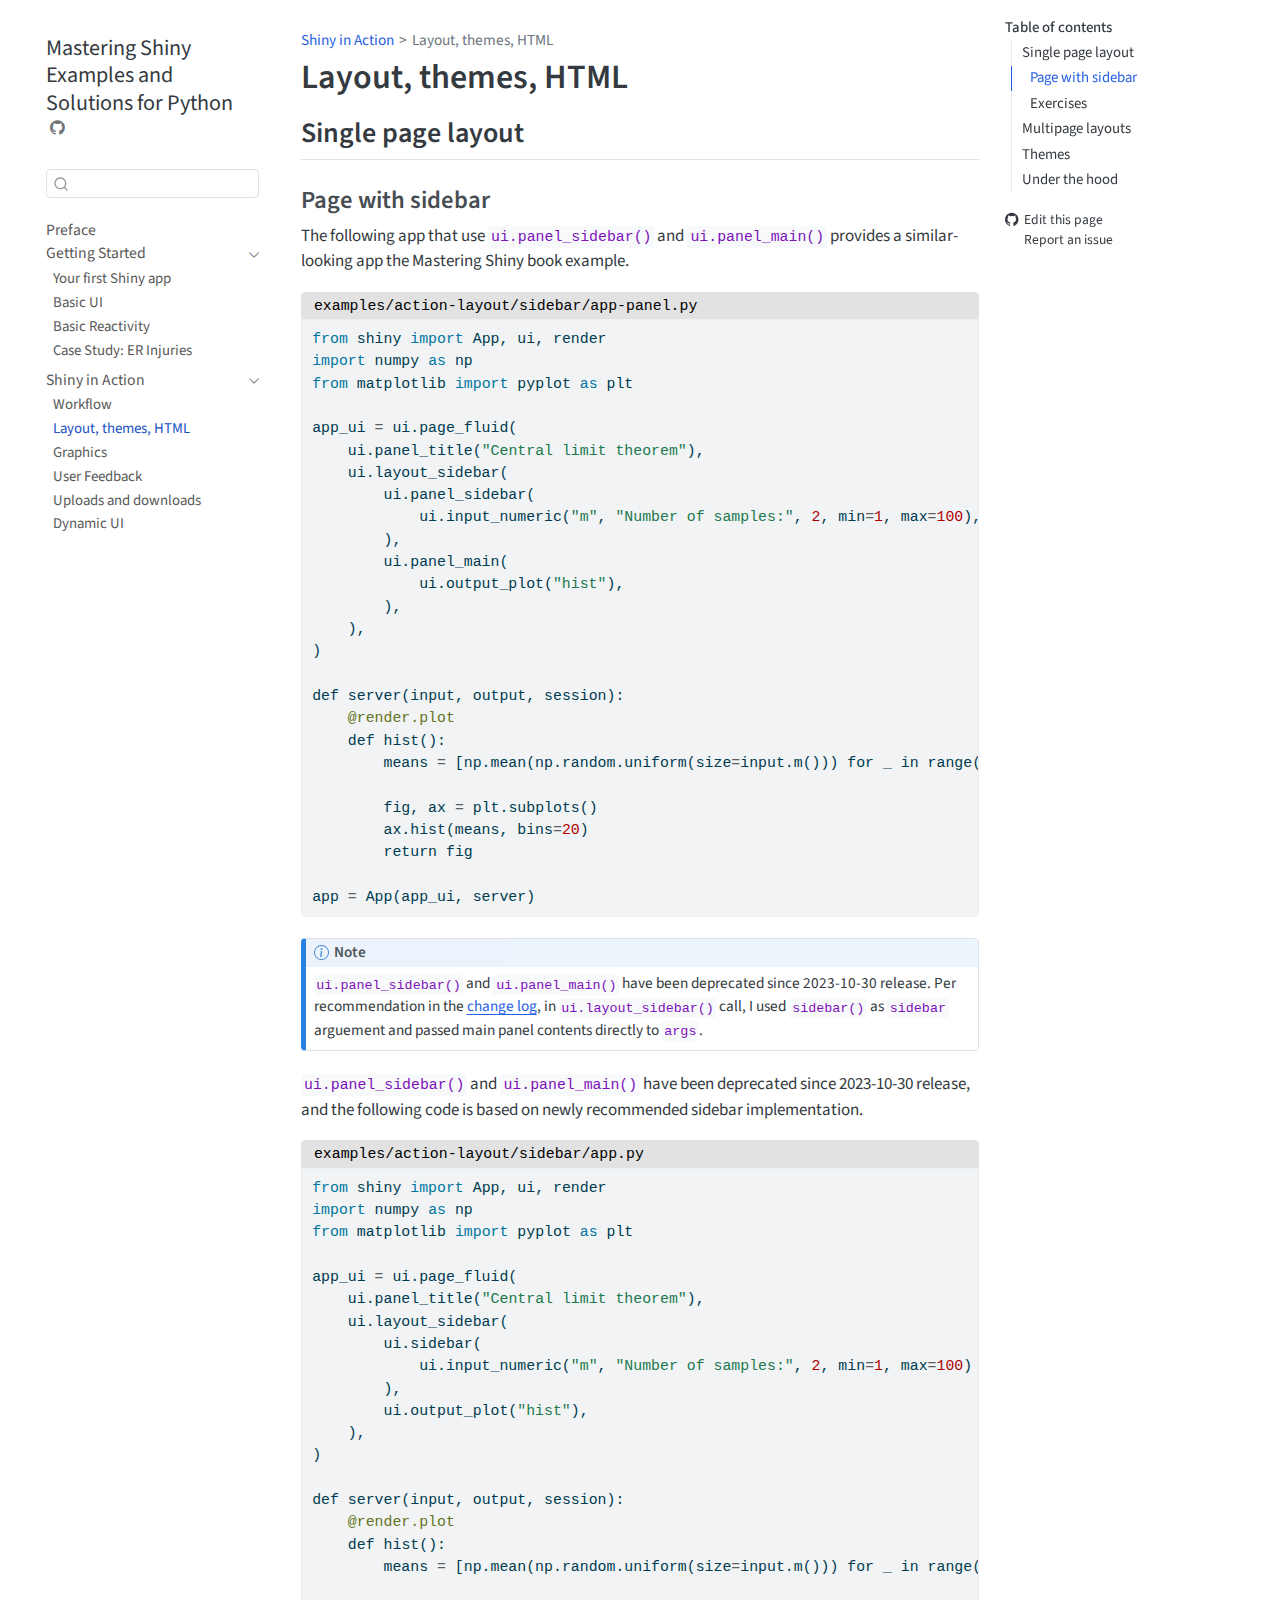
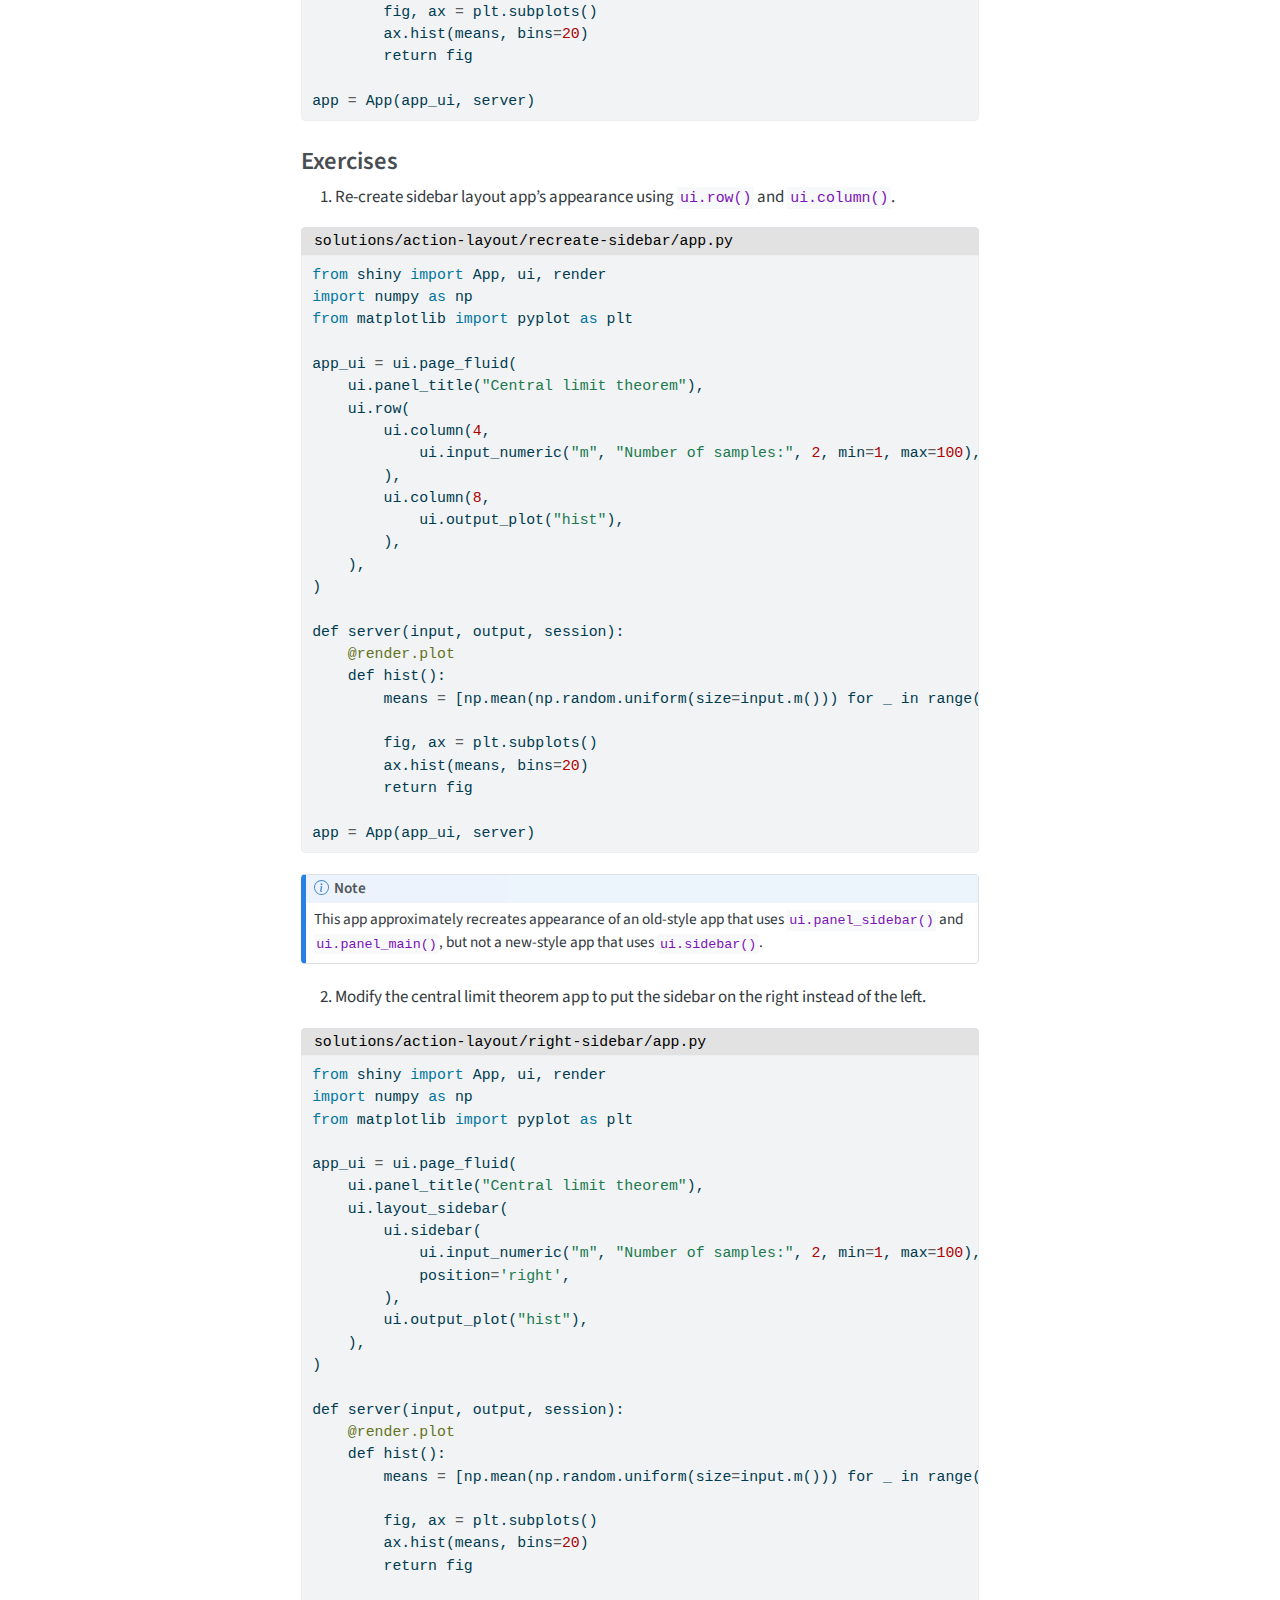
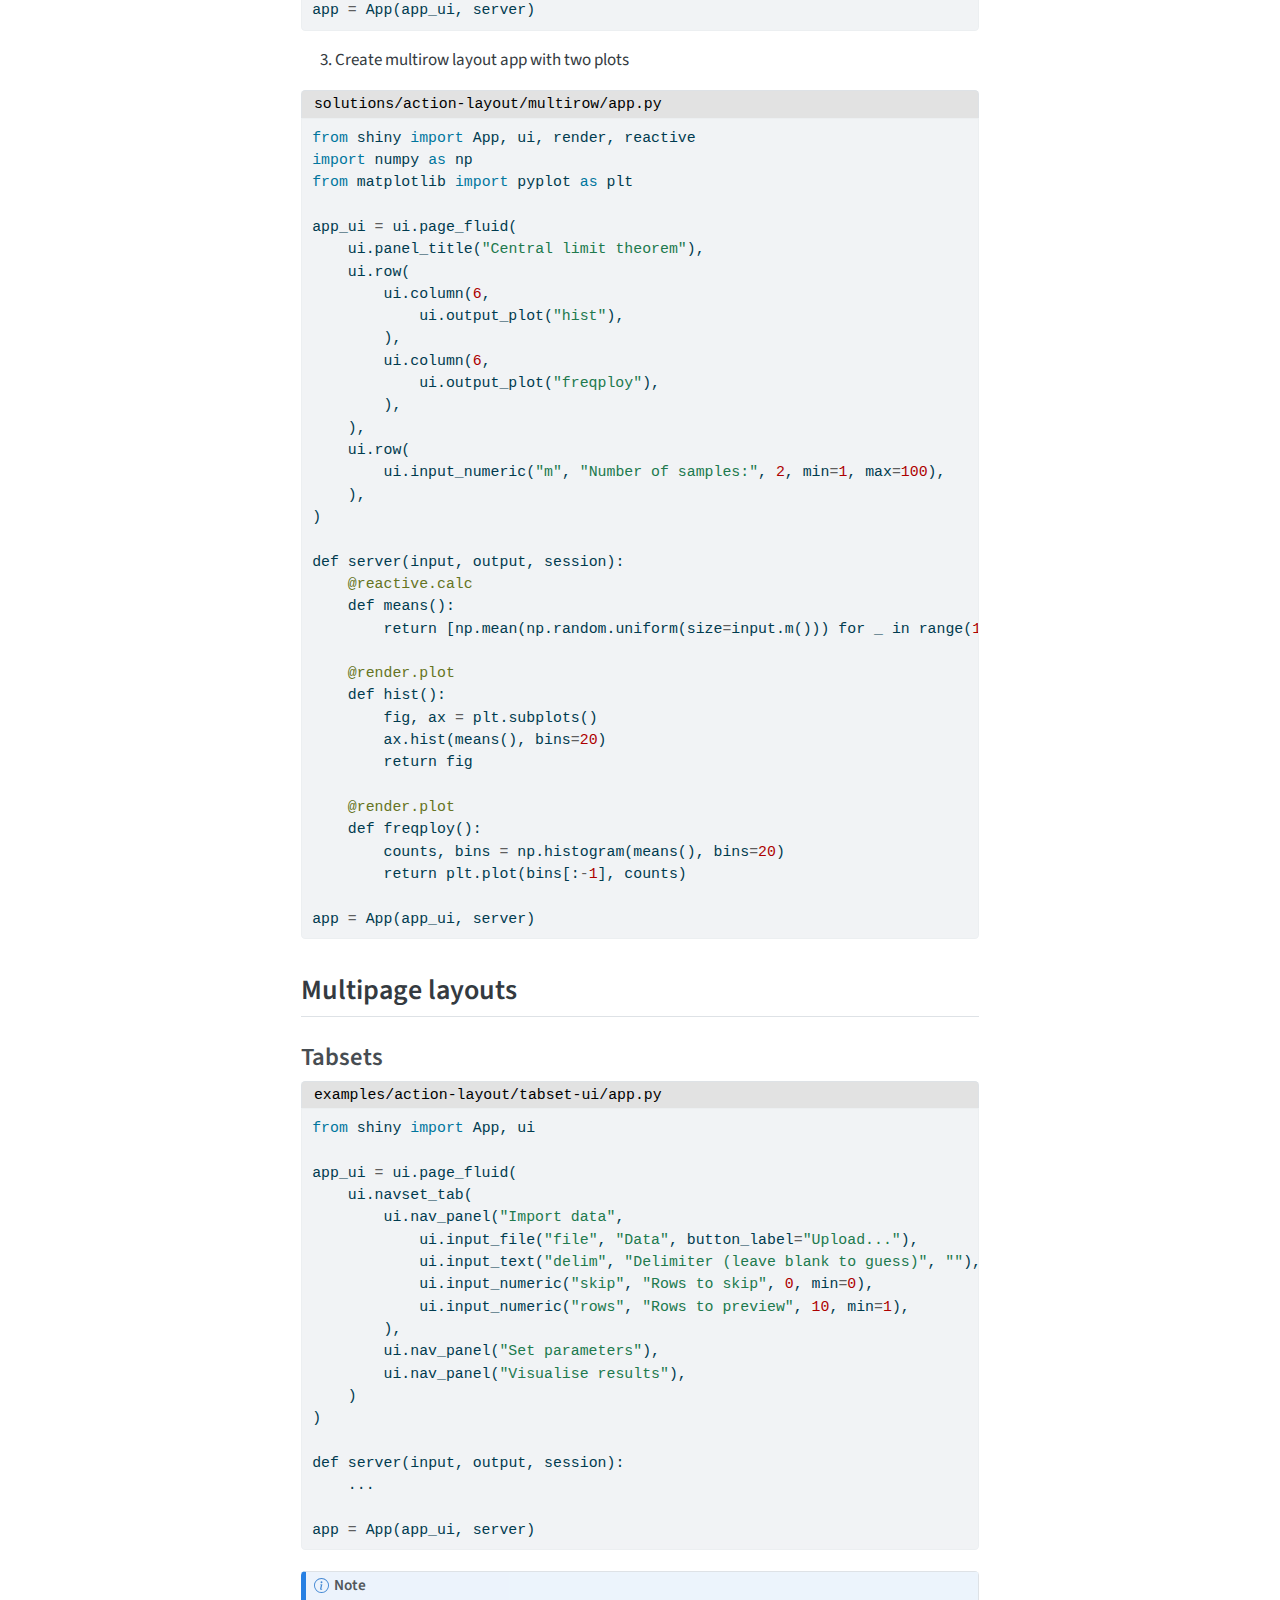
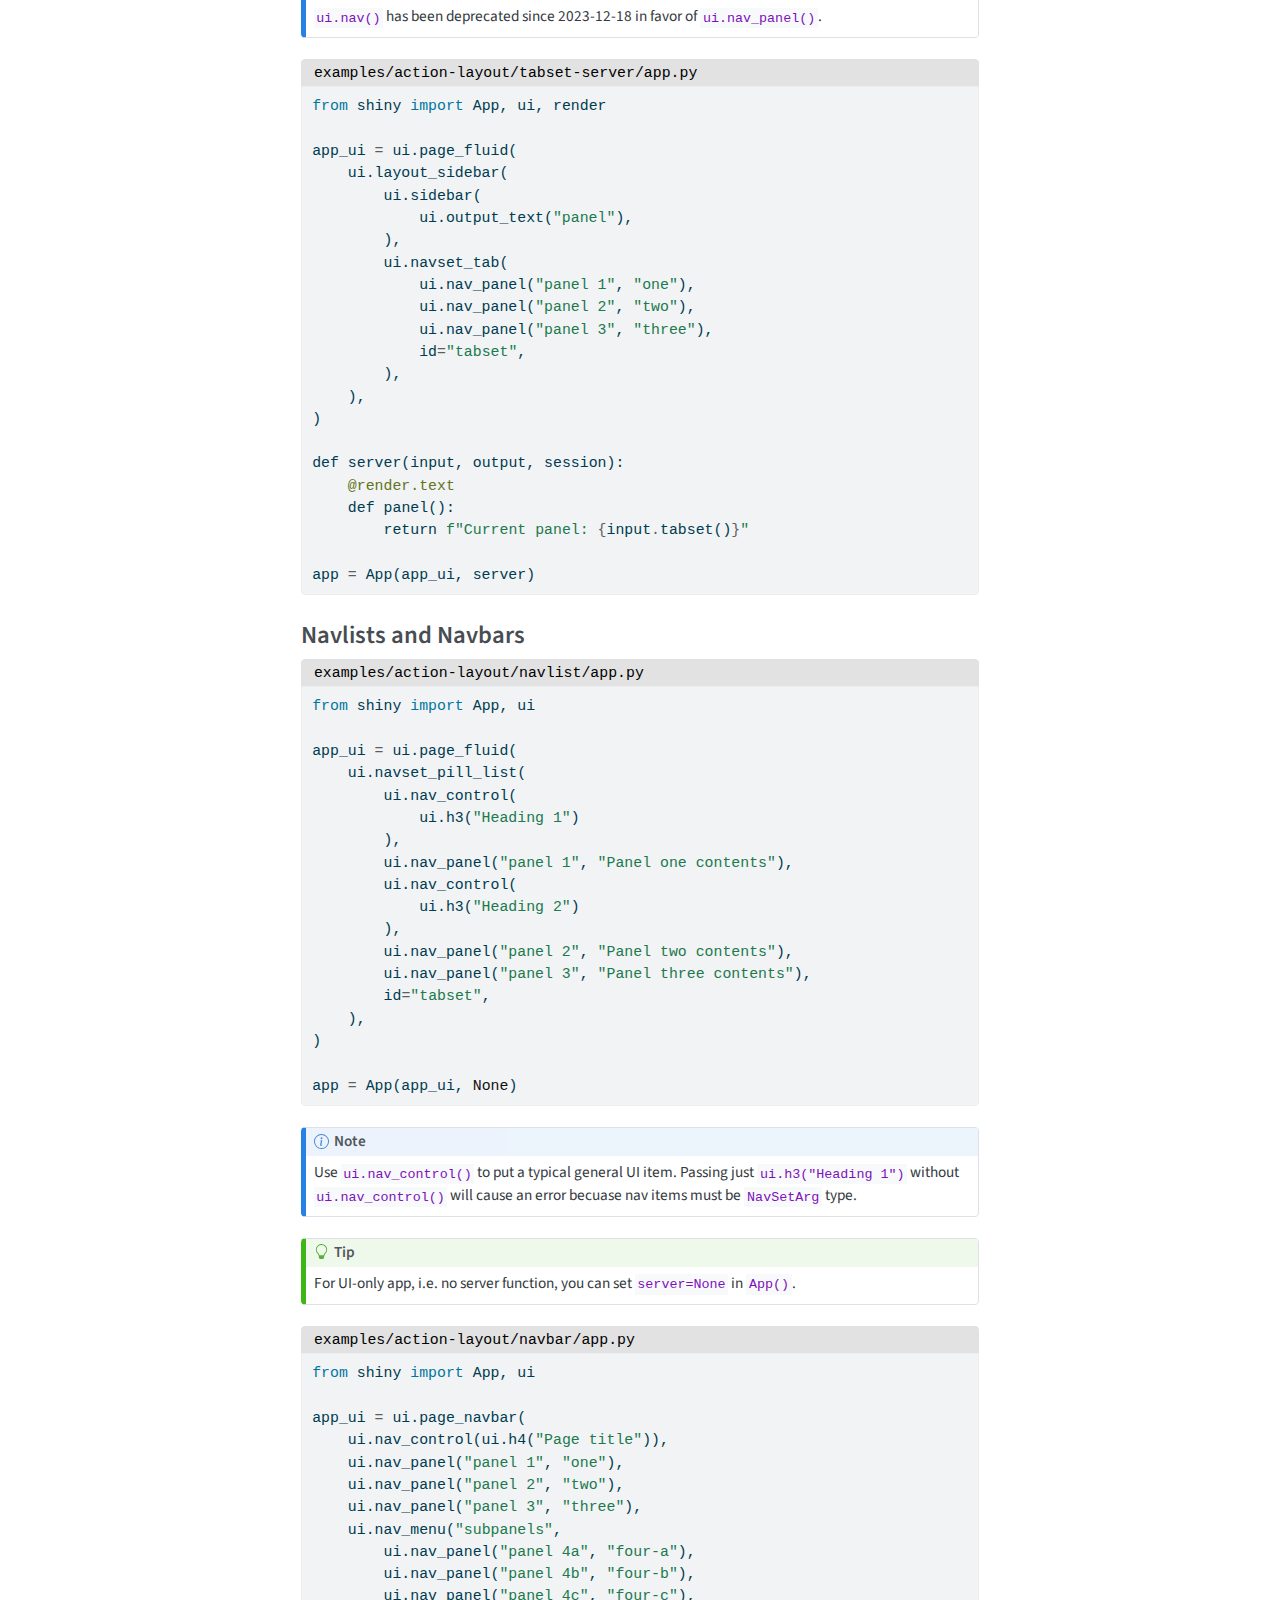
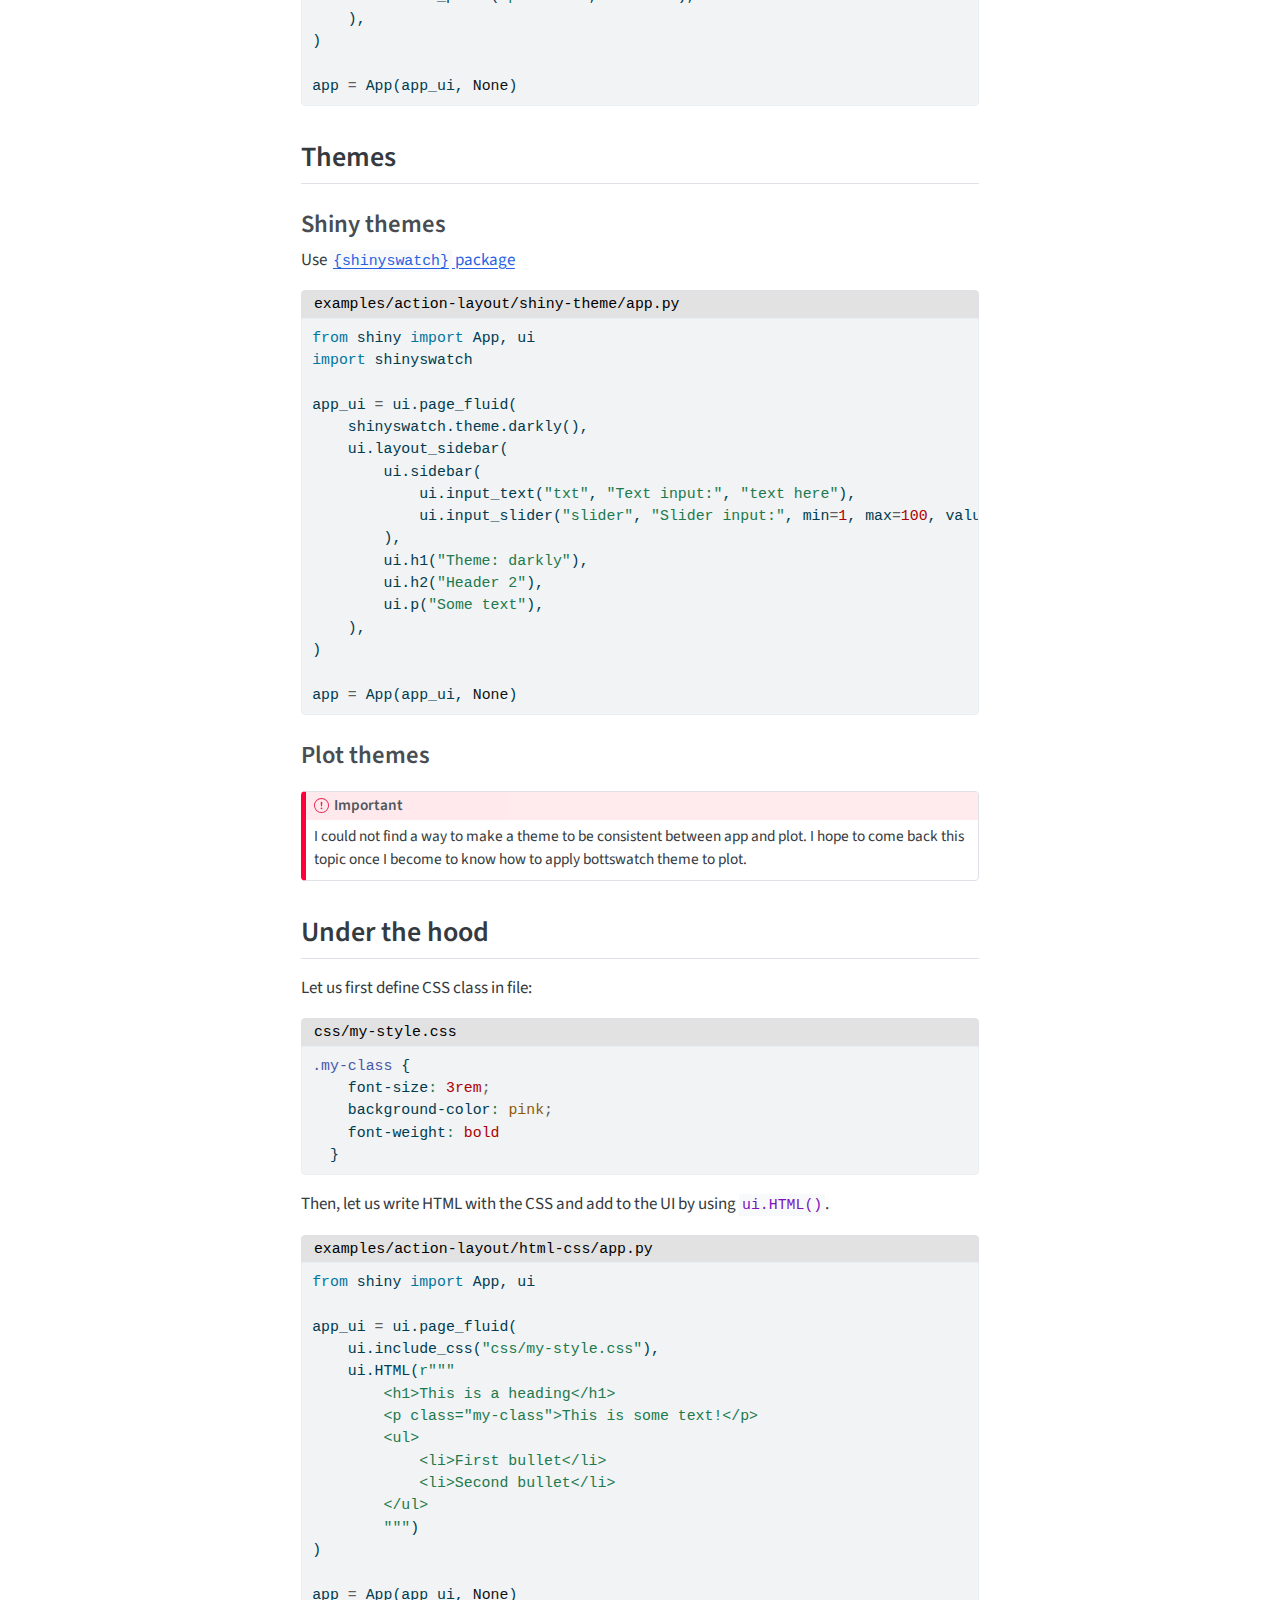
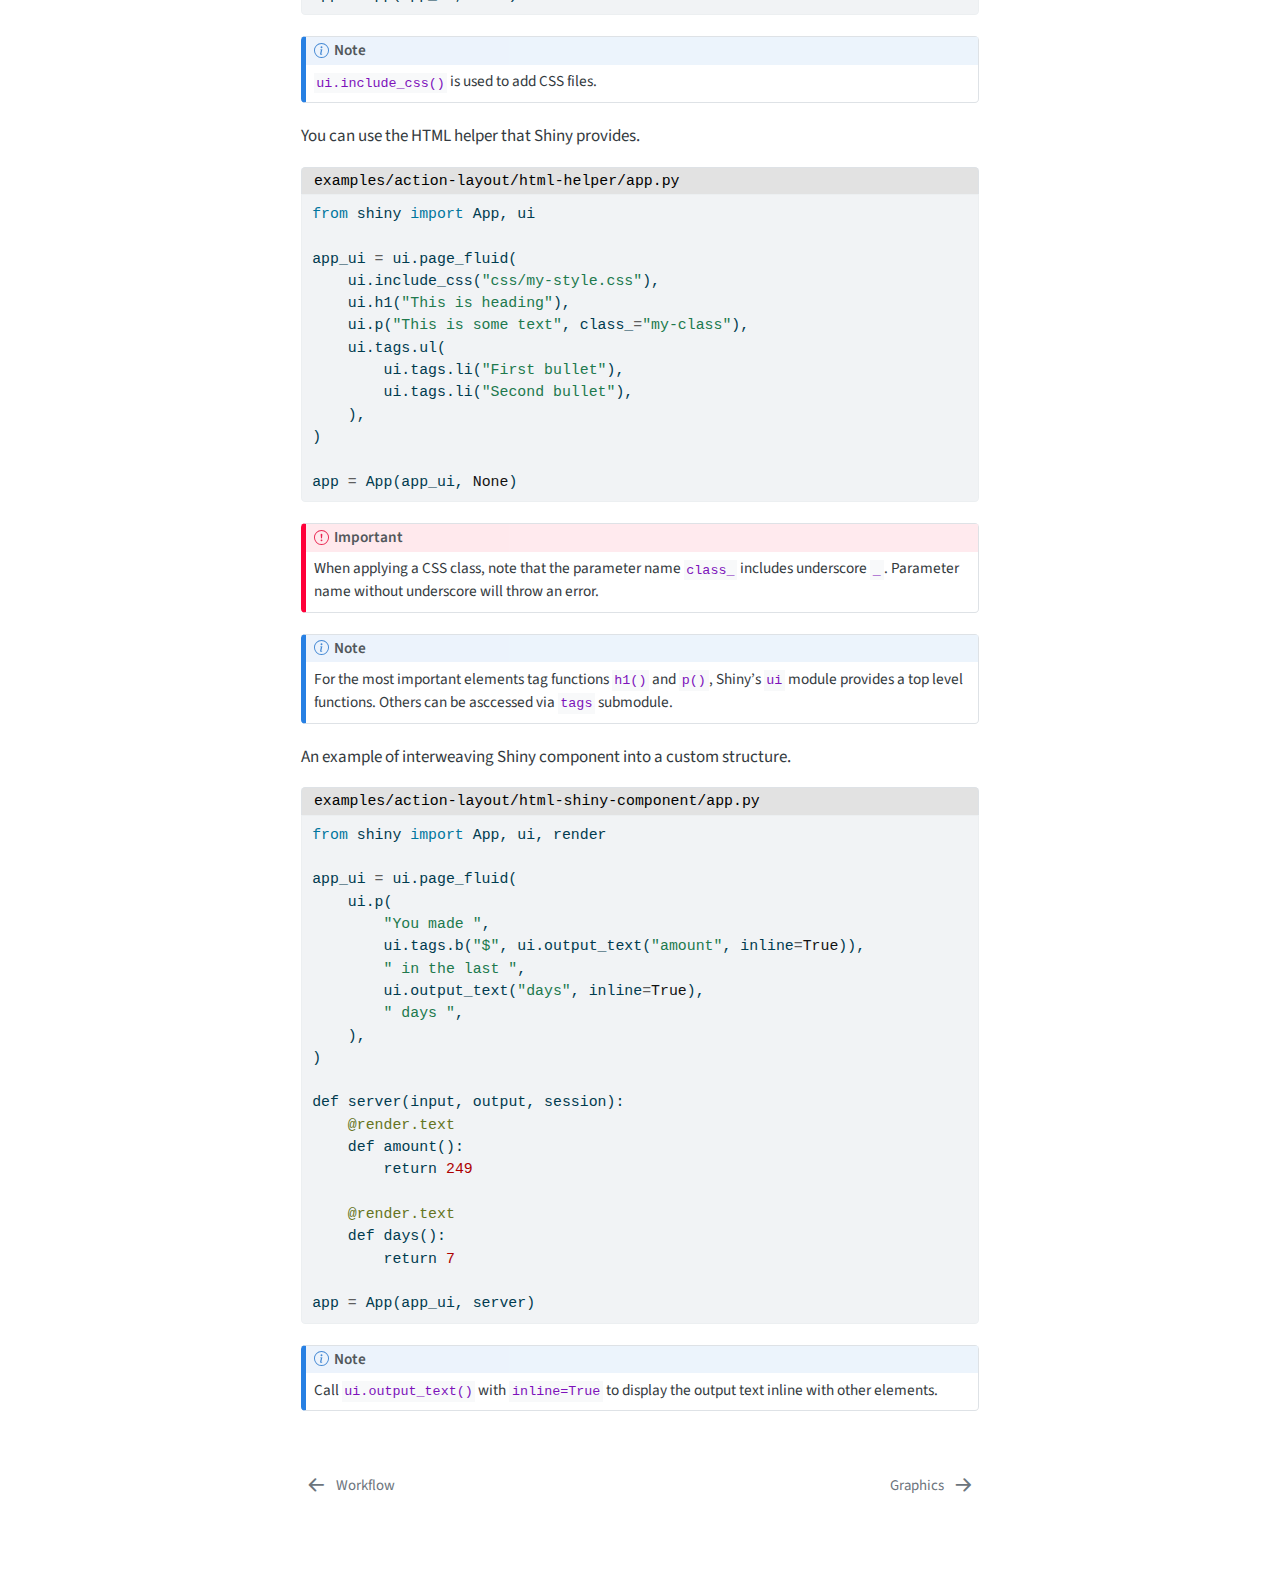
<file: action-layout.html>
<!DOCTYPE html>
<html xmlns="http://www.w3.org/1999/xhtml" lang="en" xml:lang="en"><head>

<meta charset="utf-8">
<meta name="generator" content="quarto-1.4.554">

<meta name="viewport" content="width=device-width, initial-scale=1.0, user-scalable=yes">


<title>Mastering Shiny Examples and Solutions for Python - Layout, themes, HTML</title>
<style>
code{white-space: pre-wrap;}
span.smallcaps{font-variant: small-caps;}
div.columns{display: flex; gap: min(4vw, 1.5em);}
div.column{flex: auto; overflow-x: auto;}
div.hanging-indent{margin-left: 1.5em; text-indent: -1.5em;}
ul.task-list{list-style: none;}
ul.task-list li input[type="checkbox"] {
  width: 0.8em;
  margin: 0 0.8em 0.2em -1em; /* quarto-specific, see https://github.com/quarto-dev/quarto-cli/issues/4556 */ 
  vertical-align: middle;
}
/* CSS for syntax highlighting */
pre > code.sourceCode { white-space: pre; position: relative; }
pre > code.sourceCode > span { line-height: 1.25; }
pre > code.sourceCode > span:empty { height: 1.2em; }
.sourceCode { overflow: visible; }
code.sourceCode > span { color: inherit; text-decoration: inherit; }
div.sourceCode { margin: 1em 0; }
pre.sourceCode { margin: 0; }
@media screen {
div.sourceCode { overflow: auto; }
}
@media print {
pre > code.sourceCode { white-space: pre-wrap; }
pre > code.sourceCode > span { text-indent: -5em; padding-left: 5em; }
}
pre.numberSource code
  { counter-reset: source-line 0; }
pre.numberSource code > span
  { position: relative; left: -4em; counter-increment: source-line; }
pre.numberSource code > span > a:first-child::before
  { content: counter(source-line);
    position: relative; left: -1em; text-align: right; vertical-align: baseline;
    border: none; display: inline-block;
    -webkit-touch-callout: none; -webkit-user-select: none;
    -khtml-user-select: none; -moz-user-select: none;
    -ms-user-select: none; user-select: none;
    padding: 0 4px; width: 4em;
  }
pre.numberSource { margin-left: 3em;  padding-left: 4px; }
div.sourceCode
  {   }
@media screen {
pre > code.sourceCode > span > a:first-child::before { text-decoration: underline; }
}
</style>


<script src="site_libs/quarto-nav/quarto-nav.js"></script>
<script src="site_libs/quarto-nav/headroom.min.js"></script>
<script src="site_libs/clipboard/clipboard.min.js"></script>
<script src="site_libs/quarto-search/autocomplete.umd.js"></script>
<script src="site_libs/quarto-search/fuse.min.js"></script>
<script src="site_libs/quarto-search/quarto-search.js"></script>
<meta name="quarto:offset" content="./">
<link href="./action-graphics.html" rel="next">
<link href="./action-workflow.html" rel="prev">
<script src="site_libs/quarto-html/quarto.js"></script>
<script src="site_libs/quarto-html/popper.min.js"></script>
<script src="site_libs/quarto-html/tippy.umd.min.js"></script>
<script src="site_libs/quarto-html/anchor.min.js"></script>
<link href="site_libs/quarto-html/tippy.css" rel="stylesheet">
<link href="site_libs/quarto-html/quarto-syntax-highlighting.css" rel="stylesheet" id="quarto-text-highlighting-styles">
<script src="site_libs/bootstrap/bootstrap.min.js"></script>
<link href="site_libs/bootstrap/bootstrap-icons.css" rel="stylesheet">
<link href="site_libs/bootstrap/bootstrap.min.css" rel="stylesheet" id="quarto-bootstrap" data-mode="light">
<script id="quarto-search-options" type="application/json">{
  "location": "sidebar",
  "copy-button": false,
  "collapse-after": 3,
  "panel-placement": "start",
  "type": "textbox",
  "limit": 50,
  "keyboard-shortcut": [
    "f",
    "/",
    "s"
  ],
  "show-item-context": false,
  "language": {
    "search-no-results-text": "No results",
    "search-matching-documents-text": "matching documents",
    "search-copy-link-title": "Copy link to search",
    "search-hide-matches-text": "Hide additional matches",
    "search-more-match-text": "more match in this document",
    "search-more-matches-text": "more matches in this document",
    "search-clear-button-title": "Clear",
    "search-text-placeholder": "",
    "search-detached-cancel-button-title": "Cancel",
    "search-submit-button-title": "Submit",
    "search-label": "Search"
  }
}</script>


</head>

<body class="nav-sidebar floating">

<div id="quarto-search-results"></div>
  <header id="quarto-header" class="headroom fixed-top">
  <nav class="quarto-secondary-nav">
    <div class="container-fluid d-flex">
      <button type="button" class="quarto-btn-toggle btn" data-bs-toggle="collapse" data-bs-target=".quarto-sidebar-collapse-item" aria-controls="quarto-sidebar" aria-expanded="false" aria-label="Toggle sidebar navigation" onclick="if (window.quartoToggleHeadroom) { window.quartoToggleHeadroom(); }">
        <i class="bi bi-layout-text-sidebar-reverse"></i>
      </button>
        <nav class="quarto-page-breadcrumbs" aria-label="breadcrumb"><ol class="breadcrumb"><li class="breadcrumb-item"><a href="./action-workflow.html">Shiny in Action</a></li><li class="breadcrumb-item"><a href="./action-layout.html"><span class="chapter-title">Layout, themes, HTML</span></a></li></ol></nav>
        <a class="flex-grow-1" role="button" data-bs-toggle="collapse" data-bs-target=".quarto-sidebar-collapse-item" aria-controls="quarto-sidebar" aria-expanded="false" aria-label="Toggle sidebar navigation" onclick="if (window.quartoToggleHeadroom) { window.quartoToggleHeadroom(); }">      
        </a>
      <button type="button" class="btn quarto-search-button" aria-label="" onclick="window.quartoOpenSearch();">
        <i class="bi bi-search"></i>
      </button>
    </div>
  </nav>
</header>
<!-- content -->
<div id="quarto-content" class="quarto-container page-columns page-rows-contents page-layout-article">
<!-- sidebar -->
  <nav id="quarto-sidebar" class="sidebar collapse collapse-horizontal quarto-sidebar-collapse-item sidebar-navigation floating overflow-auto">
    <div class="pt-lg-2 mt-2 text-left sidebar-header">
    <div class="sidebar-title mb-0 py-0">
      <a href="./">Mastering Shiny Examples and Solutions for Python</a> 
        <div class="sidebar-tools-main">
    <a href="https://github.com/youngroklee-ml/mastering-shiny-for-python" title="Source Code" class="quarto-navigation-tool px-1" aria-label="Source Code"><i class="bi bi-github"></i></a>
</div>
    </div>
      </div>
        <div class="mt-2 flex-shrink-0 align-items-center">
        <div class="sidebar-search">
        <div id="quarto-search" class="" title="Search"></div>
        </div>
        </div>
    <div class="sidebar-menu-container"> 
    <ul class="list-unstyled mt-1">
        <li class="sidebar-item">
  <div class="sidebar-item-container"> 
  <a href="./index.html" class="sidebar-item-text sidebar-link">
 <span class="menu-text">Preface</span></a>
  </div>
</li>
        <li class="sidebar-item sidebar-item-section">
      <div class="sidebar-item-container"> 
            <a class="sidebar-item-text sidebar-link text-start" data-bs-toggle="collapse" data-bs-target="#quarto-sidebar-section-1" aria-expanded="true">
 <span class="menu-text">Getting Started</span></a>
          <a class="sidebar-item-toggle text-start" data-bs-toggle="collapse" data-bs-target="#quarto-sidebar-section-1" aria-expanded="true" aria-label="Toggle section">
            <i class="bi bi-chevron-right ms-2"></i>
          </a> 
      </div>
      <ul id="quarto-sidebar-section-1" class="collapse list-unstyled sidebar-section depth1 show">  
          <li class="sidebar-item">
  <div class="sidebar-item-container"> 
  <a href="./basic-app.html" class="sidebar-item-text sidebar-link"><span class="chapter-title">Your first Shiny app</span></a>
  </div>
</li>
          <li class="sidebar-item">
  <div class="sidebar-item-container"> 
  <a href="./basic-ui.html" class="sidebar-item-text sidebar-link"><span class="chapter-title">Basic UI</span></a>
  </div>
</li>
          <li class="sidebar-item">
  <div class="sidebar-item-container"> 
  <a href="./basic-reactivity.html" class="sidebar-item-text sidebar-link"><span class="chapter-title">Basic Reactivity</span></a>
  </div>
</li>
          <li class="sidebar-item">
  <div class="sidebar-item-container"> 
  <a href="./basic-case-study.html" class="sidebar-item-text sidebar-link"><span class="chapter-title">Case Study: ER Injuries</span></a>
  </div>
</li>
      </ul>
  </li>
        <li class="sidebar-item sidebar-item-section">
      <div class="sidebar-item-container"> 
            <a class="sidebar-item-text sidebar-link text-start" data-bs-toggle="collapse" data-bs-target="#quarto-sidebar-section-2" aria-expanded="true">
 <span class="menu-text">Shiny in Action</span></a>
          <a class="sidebar-item-toggle text-start" data-bs-toggle="collapse" data-bs-target="#quarto-sidebar-section-2" aria-expanded="true" aria-label="Toggle section">
            <i class="bi bi-chevron-right ms-2"></i>
          </a> 
      </div>
      <ul id="quarto-sidebar-section-2" class="collapse list-unstyled sidebar-section depth1 show">  
          <li class="sidebar-item">
  <div class="sidebar-item-container"> 
  <a href="./action-workflow.html" class="sidebar-item-text sidebar-link"><span class="chapter-title">Workflow</span></a>
  </div>
</li>
          <li class="sidebar-item">
  <div class="sidebar-item-container"> 
  <a href="./action-layout.html" class="sidebar-item-text sidebar-link active"><span class="chapter-title">Layout, themes, HTML</span></a>
  </div>
</li>
          <li class="sidebar-item">
  <div class="sidebar-item-container"> 
  <a href="./action-graphics.html" class="sidebar-item-text sidebar-link"><span class="chapter-title">Graphics</span></a>
  </div>
</li>
          <li class="sidebar-item">
  <div class="sidebar-item-container"> 
  <a href="./action-feedback.html" class="sidebar-item-text sidebar-link"><span class="chapter-title">User Feedback</span></a>
  </div>
</li>
          <li class="sidebar-item">
  <div class="sidebar-item-container"> 
  <a href="./action-transfer.html" class="sidebar-item-text sidebar-link"><span class="chapter-title">Uploads and downloads</span></a>
  </div>
</li>
          <li class="sidebar-item">
  <div class="sidebar-item-container"> 
  <a href="./action-dynamic.html" class="sidebar-item-text sidebar-link"><span class="chapter-title">Dynamic UI</span></a>
  </div>
</li>
      </ul>
  </li>
    </ul>
    </div>
</nav>
<div id="quarto-sidebar-glass" class="quarto-sidebar-collapse-item" data-bs-toggle="collapse" data-bs-target=".quarto-sidebar-collapse-item"></div>
<!-- margin-sidebar -->
    <div id="quarto-margin-sidebar" class="sidebar margin-sidebar">
        <nav id="TOC" role="doc-toc" class="toc-active">
    <h2 id="toc-title">Table of contents</h2>
   
  <ul>
  <li><a href="#single-page-layout" id="toc-single-page-layout" class="nav-link active" data-scroll-target="#single-page-layout">Single page layout</a>
  <ul class="collapse">
  <li><a href="#page-with-sidebar" id="toc-page-with-sidebar" class="nav-link" data-scroll-target="#page-with-sidebar">Page with sidebar</a></li>
  <li><a href="#exercises" id="toc-exercises" class="nav-link" data-scroll-target="#exercises">Exercises</a></li>
  </ul></li>
  <li><a href="#multipage-layouts" id="toc-multipage-layouts" class="nav-link" data-scroll-target="#multipage-layouts">Multipage layouts</a>
  <ul class="collapse">
  <li><a href="#tabsets" id="toc-tabsets" class="nav-link" data-scroll-target="#tabsets">Tabsets</a></li>
  <li><a href="#navlists-and-navbars" id="toc-navlists-and-navbars" class="nav-link" data-scroll-target="#navlists-and-navbars">Navlists and Navbars</a></li>
  </ul></li>
  <li><a href="#themes" id="toc-themes" class="nav-link" data-scroll-target="#themes">Themes</a>
  <ul class="collapse">
  <li><a href="#shiny-themes" id="toc-shiny-themes" class="nav-link" data-scroll-target="#shiny-themes">Shiny themes</a></li>
  <li><a href="#plot-themes" id="toc-plot-themes" class="nav-link" data-scroll-target="#plot-themes">Plot themes</a></li>
  </ul></li>
  <li><a href="#under-the-hood" id="toc-under-the-hood" class="nav-link" data-scroll-target="#under-the-hood">Under the hood</a></li>
  </ul>
<div class="toc-actions"><ul><li><a href="https://github.com/youngroklee-ml/mastering-shiny-for-python/edit/main/action-layout.qmd" class="toc-action"><i class="bi bi-github"></i>Edit this page</a></li><li><a href="https://github.com/youngroklee-ml/mastering-shiny-for-python/issues/new" class="toc-action"><i class="bi empty"></i>Report an issue</a></li></ul></div></nav>
    </div>
<!-- main -->
<main class="content" id="quarto-document-content">

<header id="title-block-header" class="quarto-title-block default"><nav class="quarto-page-breadcrumbs quarto-title-breadcrumbs d-none d-lg-block" aria-label="breadcrumb"><ol class="breadcrumb"><li class="breadcrumb-item"><a href="./action-workflow.html">Shiny in Action</a></li><li class="breadcrumb-item"><a href="./action-layout.html"><span class="chapter-title">Layout, themes, HTML</span></a></li></ol></nav>
<div class="quarto-title">
<h1 class="title"><span class="chapter-title">Layout, themes, HTML</span></h1>
</div>



<div class="quarto-title-meta">

    
  
    
  </div>
  


</header>


<section id="single-page-layout" class="level2">
<h2 class="anchored" data-anchor-id="single-page-layout">Single page layout</h2>
<section id="page-with-sidebar" class="level3">
<h3 class="anchored" data-anchor-id="page-with-sidebar">Page with sidebar</h3>
<p>The following app that use <code>ui.panel_sidebar()</code> and <code>ui.panel_main()</code> provides a similar-looking app the Mastering Shiny book example.</p>
<div class="code-with-filename">
<div class="code-with-filename-file">
<pre><strong>examples/action-layout/sidebar/app-panel.py</strong></pre>
</div>
<div class="sourceCode" id="cb1" data-filename="examples/action-layout/sidebar/app-panel.py"><pre class="sourceCode python code-with-copy"><code class="sourceCode python"><span id="cb1-1"><a href="#cb1-1" aria-hidden="true" tabindex="-1"></a><span class="im">from</span> shiny <span class="im">import</span> App, ui, render</span>
<span id="cb1-2"><a href="#cb1-2" aria-hidden="true" tabindex="-1"></a><span class="im">import</span> numpy <span class="im">as</span> np</span>
<span id="cb1-3"><a href="#cb1-3" aria-hidden="true" tabindex="-1"></a><span class="im">from</span> matplotlib <span class="im">import</span> pyplot <span class="im">as</span> plt</span>
<span id="cb1-4"><a href="#cb1-4" aria-hidden="true" tabindex="-1"></a></span>
<span id="cb1-5"><a href="#cb1-5" aria-hidden="true" tabindex="-1"></a>app_ui <span class="op">=</span> ui.page_fluid(</span>
<span id="cb1-6"><a href="#cb1-6" aria-hidden="true" tabindex="-1"></a>    ui.panel_title(<span class="st">"Central limit theorem"</span>),</span>
<span id="cb1-7"><a href="#cb1-7" aria-hidden="true" tabindex="-1"></a>    ui.layout_sidebar(</span>
<span id="cb1-8"><a href="#cb1-8" aria-hidden="true" tabindex="-1"></a>        ui.panel_sidebar(</span>
<span id="cb1-9"><a href="#cb1-9" aria-hidden="true" tabindex="-1"></a>            ui.input_numeric(<span class="st">"m"</span>, <span class="st">"Number of samples:"</span>, <span class="dv">2</span>, <span class="bu">min</span><span class="op">=</span><span class="dv">1</span>, <span class="bu">max</span><span class="op">=</span><span class="dv">100</span>),</span>
<span id="cb1-10"><a href="#cb1-10" aria-hidden="true" tabindex="-1"></a>        ),</span>
<span id="cb1-11"><a href="#cb1-11" aria-hidden="true" tabindex="-1"></a>        ui.panel_main(</span>
<span id="cb1-12"><a href="#cb1-12" aria-hidden="true" tabindex="-1"></a>            ui.output_plot(<span class="st">"hist"</span>),</span>
<span id="cb1-13"><a href="#cb1-13" aria-hidden="true" tabindex="-1"></a>        ),        </span>
<span id="cb1-14"><a href="#cb1-14" aria-hidden="true" tabindex="-1"></a>    ),</span>
<span id="cb1-15"><a href="#cb1-15" aria-hidden="true" tabindex="-1"></a>)</span>
<span id="cb1-16"><a href="#cb1-16" aria-hidden="true" tabindex="-1"></a></span>
<span id="cb1-17"><a href="#cb1-17" aria-hidden="true" tabindex="-1"></a><span class="kw">def</span> server(<span class="bu">input</span>, output, session):</span>
<span id="cb1-18"><a href="#cb1-18" aria-hidden="true" tabindex="-1"></a>    <span class="at">@render.plot</span></span>
<span id="cb1-19"><a href="#cb1-19" aria-hidden="true" tabindex="-1"></a>    <span class="kw">def</span> hist():</span>
<span id="cb1-20"><a href="#cb1-20" aria-hidden="true" tabindex="-1"></a>        means <span class="op">=</span> [np.mean(np.random.uniform(size<span class="op">=</span><span class="bu">input</span>.m())) <span class="cf">for</span> _ <span class="kw">in</span> <span class="bu">range</span>(<span class="dv">10000</span>)]</span>
<span id="cb1-21"><a href="#cb1-21" aria-hidden="true" tabindex="-1"></a></span>
<span id="cb1-22"><a href="#cb1-22" aria-hidden="true" tabindex="-1"></a>        fig, ax <span class="op">=</span> plt.subplots()</span>
<span id="cb1-23"><a href="#cb1-23" aria-hidden="true" tabindex="-1"></a>        ax.hist(means, bins<span class="op">=</span><span class="dv">20</span>)</span>
<span id="cb1-24"><a href="#cb1-24" aria-hidden="true" tabindex="-1"></a>        <span class="cf">return</span> fig</span>
<span id="cb1-25"><a href="#cb1-25" aria-hidden="true" tabindex="-1"></a>    </span>
<span id="cb1-26"><a href="#cb1-26" aria-hidden="true" tabindex="-1"></a>app <span class="op">=</span> App(app_ui, server)</span></code><button title="Copy to Clipboard" class="code-copy-button"><i class="bi"></i></button></pre></div>
</div>
<div class="callout callout-style-default callout-note callout-titled">
<div class="callout-header d-flex align-content-center">
<div class="callout-icon-container">
<i class="callout-icon"></i>
</div>
<div class="callout-title-container flex-fill">
Note
</div>
</div>
<div class="callout-body-container callout-body">
<p><code>ui.panel_sidebar()</code> and <code>ui.panel_main()</code> have been deprecated since 2023-10-30 release. Per recommendation in the <a href="https://github.com/posit-dev/py-shiny/blob/main/CHANGELOG.md">change log</a>, in <code>ui.layout_sidebar()</code> call, I used <code>sidebar()</code> as <code>sidebar</code> arguement and passed main panel contents directly to <code>args</code>.</p>
</div>
</div>
<p><code>ui.panel_sidebar()</code> and <code>ui.panel_main()</code> have been deprecated since 2023-10-30 release, and the following code is based on newly recommended sidebar implementation.</p>
<div class="code-with-filename">
<div class="code-with-filename-file">
<pre><strong>examples/action-layout/sidebar/app.py</strong></pre>
</div>
<div class="sourceCode" id="cb2" data-filename="examples/action-layout/sidebar/app.py"><pre class="sourceCode python code-with-copy"><code class="sourceCode python"><span id="cb2-1"><a href="#cb2-1" aria-hidden="true" tabindex="-1"></a><span class="im">from</span> shiny <span class="im">import</span> App, ui, render</span>
<span id="cb2-2"><a href="#cb2-2" aria-hidden="true" tabindex="-1"></a><span class="im">import</span> numpy <span class="im">as</span> np</span>
<span id="cb2-3"><a href="#cb2-3" aria-hidden="true" tabindex="-1"></a><span class="im">from</span> matplotlib <span class="im">import</span> pyplot <span class="im">as</span> plt</span>
<span id="cb2-4"><a href="#cb2-4" aria-hidden="true" tabindex="-1"></a></span>
<span id="cb2-5"><a href="#cb2-5" aria-hidden="true" tabindex="-1"></a>app_ui <span class="op">=</span> ui.page_fluid(</span>
<span id="cb2-6"><a href="#cb2-6" aria-hidden="true" tabindex="-1"></a>    ui.panel_title(<span class="st">"Central limit theorem"</span>),</span>
<span id="cb2-7"><a href="#cb2-7" aria-hidden="true" tabindex="-1"></a>    ui.layout_sidebar(</span>
<span id="cb2-8"><a href="#cb2-8" aria-hidden="true" tabindex="-1"></a>        ui.sidebar(</span>
<span id="cb2-9"><a href="#cb2-9" aria-hidden="true" tabindex="-1"></a>            ui.input_numeric(<span class="st">"m"</span>, <span class="st">"Number of samples:"</span>, <span class="dv">2</span>, <span class="bu">min</span><span class="op">=</span><span class="dv">1</span>, <span class="bu">max</span><span class="op">=</span><span class="dv">100</span>)</span>
<span id="cb2-10"><a href="#cb2-10" aria-hidden="true" tabindex="-1"></a>        ),</span>
<span id="cb2-11"><a href="#cb2-11" aria-hidden="true" tabindex="-1"></a>        ui.output_plot(<span class="st">"hist"</span>),</span>
<span id="cb2-12"><a href="#cb2-12" aria-hidden="true" tabindex="-1"></a>    ),</span>
<span id="cb2-13"><a href="#cb2-13" aria-hidden="true" tabindex="-1"></a>)</span>
<span id="cb2-14"><a href="#cb2-14" aria-hidden="true" tabindex="-1"></a></span>
<span id="cb2-15"><a href="#cb2-15" aria-hidden="true" tabindex="-1"></a><span class="kw">def</span> server(<span class="bu">input</span>, output, session):</span>
<span id="cb2-16"><a href="#cb2-16" aria-hidden="true" tabindex="-1"></a>    <span class="at">@render.plot</span></span>
<span id="cb2-17"><a href="#cb2-17" aria-hidden="true" tabindex="-1"></a>    <span class="kw">def</span> hist():</span>
<span id="cb2-18"><a href="#cb2-18" aria-hidden="true" tabindex="-1"></a>        means <span class="op">=</span> [np.mean(np.random.uniform(size<span class="op">=</span><span class="bu">input</span>.m())) <span class="cf">for</span> _ <span class="kw">in</span> <span class="bu">range</span>(<span class="dv">10000</span>)]</span>
<span id="cb2-19"><a href="#cb2-19" aria-hidden="true" tabindex="-1"></a></span>
<span id="cb2-20"><a href="#cb2-20" aria-hidden="true" tabindex="-1"></a>        fig, ax <span class="op">=</span> plt.subplots()</span>
<span id="cb2-21"><a href="#cb2-21" aria-hidden="true" tabindex="-1"></a>        ax.hist(means, bins<span class="op">=</span><span class="dv">20</span>)</span>
<span id="cb2-22"><a href="#cb2-22" aria-hidden="true" tabindex="-1"></a>        <span class="cf">return</span> fig</span>
<span id="cb2-23"><a href="#cb2-23" aria-hidden="true" tabindex="-1"></a>    </span>
<span id="cb2-24"><a href="#cb2-24" aria-hidden="true" tabindex="-1"></a>app <span class="op">=</span> App(app_ui, server)</span></code><button title="Copy to Clipboard" class="code-copy-button"><i class="bi"></i></button></pre></div>
</div>
</section>
<section id="exercises" class="level3">
<h3 class="anchored" data-anchor-id="exercises">Exercises</h3>
<ol type="1">
<li>Re-create sidebar layout app’s appearance using <code>ui.row()</code> and <code>ui.column()</code>.</li>
</ol>
<div class="code-with-filename">
<div class="code-with-filename-file">
<pre><strong>solutions/action-layout/recreate-sidebar/app.py</strong></pre>
</div>
<div class="sourceCode" id="cb3" data-filename="solutions/action-layout/recreate-sidebar/app.py"><pre class="sourceCode python code-with-copy"><code class="sourceCode python"><span id="cb3-1"><a href="#cb3-1" aria-hidden="true" tabindex="-1"></a><span class="im">from</span> shiny <span class="im">import</span> App, ui, render</span>
<span id="cb3-2"><a href="#cb3-2" aria-hidden="true" tabindex="-1"></a><span class="im">import</span> numpy <span class="im">as</span> np</span>
<span id="cb3-3"><a href="#cb3-3" aria-hidden="true" tabindex="-1"></a><span class="im">from</span> matplotlib <span class="im">import</span> pyplot <span class="im">as</span> plt</span>
<span id="cb3-4"><a href="#cb3-4" aria-hidden="true" tabindex="-1"></a></span>
<span id="cb3-5"><a href="#cb3-5" aria-hidden="true" tabindex="-1"></a>app_ui <span class="op">=</span> ui.page_fluid(</span>
<span id="cb3-6"><a href="#cb3-6" aria-hidden="true" tabindex="-1"></a>    ui.panel_title(<span class="st">"Central limit theorem"</span>),</span>
<span id="cb3-7"><a href="#cb3-7" aria-hidden="true" tabindex="-1"></a>    ui.row(</span>
<span id="cb3-8"><a href="#cb3-8" aria-hidden="true" tabindex="-1"></a>        ui.column(<span class="dv">4</span>,</span>
<span id="cb3-9"><a href="#cb3-9" aria-hidden="true" tabindex="-1"></a>            ui.input_numeric(<span class="st">"m"</span>, <span class="st">"Number of samples:"</span>, <span class="dv">2</span>, <span class="bu">min</span><span class="op">=</span><span class="dv">1</span>, <span class="bu">max</span><span class="op">=</span><span class="dv">100</span>),</span>
<span id="cb3-10"><a href="#cb3-10" aria-hidden="true" tabindex="-1"></a>        ),</span>
<span id="cb3-11"><a href="#cb3-11" aria-hidden="true" tabindex="-1"></a>        ui.column(<span class="dv">8</span>,</span>
<span id="cb3-12"><a href="#cb3-12" aria-hidden="true" tabindex="-1"></a>            ui.output_plot(<span class="st">"hist"</span>),</span>
<span id="cb3-13"><a href="#cb3-13" aria-hidden="true" tabindex="-1"></a>        ),</span>
<span id="cb3-14"><a href="#cb3-14" aria-hidden="true" tabindex="-1"></a>    ),</span>
<span id="cb3-15"><a href="#cb3-15" aria-hidden="true" tabindex="-1"></a>)</span>
<span id="cb3-16"><a href="#cb3-16" aria-hidden="true" tabindex="-1"></a></span>
<span id="cb3-17"><a href="#cb3-17" aria-hidden="true" tabindex="-1"></a><span class="kw">def</span> server(<span class="bu">input</span>, output, session):</span>
<span id="cb3-18"><a href="#cb3-18" aria-hidden="true" tabindex="-1"></a>    <span class="at">@render.plot</span></span>
<span id="cb3-19"><a href="#cb3-19" aria-hidden="true" tabindex="-1"></a>    <span class="kw">def</span> hist():</span>
<span id="cb3-20"><a href="#cb3-20" aria-hidden="true" tabindex="-1"></a>        means <span class="op">=</span> [np.mean(np.random.uniform(size<span class="op">=</span><span class="bu">input</span>.m())) <span class="cf">for</span> _ <span class="kw">in</span> <span class="bu">range</span>(<span class="dv">10000</span>)]</span>
<span id="cb3-21"><a href="#cb3-21" aria-hidden="true" tabindex="-1"></a></span>
<span id="cb3-22"><a href="#cb3-22" aria-hidden="true" tabindex="-1"></a>        fig, ax <span class="op">=</span> plt.subplots()</span>
<span id="cb3-23"><a href="#cb3-23" aria-hidden="true" tabindex="-1"></a>        ax.hist(means, bins<span class="op">=</span><span class="dv">20</span>)</span>
<span id="cb3-24"><a href="#cb3-24" aria-hidden="true" tabindex="-1"></a>        <span class="cf">return</span> fig</span>
<span id="cb3-25"><a href="#cb3-25" aria-hidden="true" tabindex="-1"></a></span>
<span id="cb3-26"><a href="#cb3-26" aria-hidden="true" tabindex="-1"></a>app <span class="op">=</span> App(app_ui, server)</span></code><button title="Copy to Clipboard" class="code-copy-button"><i class="bi"></i></button></pre></div>
</div>
<div class="callout callout-style-default callout-note callout-titled">
<div class="callout-header d-flex align-content-center">
<div class="callout-icon-container">
<i class="callout-icon"></i>
</div>
<div class="callout-title-container flex-fill">
Note
</div>
</div>
<div class="callout-body-container callout-body">
<p>This app approximately recreates appearance of an old-style app that uses <code>ui.panel_sidebar()</code> and <code>ui.panel_main()</code>, but not a new-style app that uses <code>ui.sidebar()</code>.</p>
</div>
</div>
<ol start="2" type="1">
<li>Modify the central limit theorem app to put the sidebar on the right instead of the left.</li>
</ol>
<div class="code-with-filename">
<div class="code-with-filename-file">
<pre><strong>solutions/action-layout/right-sidebar/app.py</strong></pre>
</div>
<div class="sourceCode" id="cb4" data-filename="solutions/action-layout/right-sidebar/app.py"><pre class="sourceCode python code-with-copy"><code class="sourceCode python"><span id="cb4-1"><a href="#cb4-1" aria-hidden="true" tabindex="-1"></a><span class="im">from</span> shiny <span class="im">import</span> App, ui, render</span>
<span id="cb4-2"><a href="#cb4-2" aria-hidden="true" tabindex="-1"></a><span class="im">import</span> numpy <span class="im">as</span> np</span>
<span id="cb4-3"><a href="#cb4-3" aria-hidden="true" tabindex="-1"></a><span class="im">from</span> matplotlib <span class="im">import</span> pyplot <span class="im">as</span> plt</span>
<span id="cb4-4"><a href="#cb4-4" aria-hidden="true" tabindex="-1"></a></span>
<span id="cb4-5"><a href="#cb4-5" aria-hidden="true" tabindex="-1"></a>app_ui <span class="op">=</span> ui.page_fluid(</span>
<span id="cb4-6"><a href="#cb4-6" aria-hidden="true" tabindex="-1"></a>    ui.panel_title(<span class="st">"Central limit theorem"</span>),</span>
<span id="cb4-7"><a href="#cb4-7" aria-hidden="true" tabindex="-1"></a>    ui.layout_sidebar(</span>
<span id="cb4-8"><a href="#cb4-8" aria-hidden="true" tabindex="-1"></a>        ui.sidebar(</span>
<span id="cb4-9"><a href="#cb4-9" aria-hidden="true" tabindex="-1"></a>            ui.input_numeric(<span class="st">"m"</span>, <span class="st">"Number of samples:"</span>, <span class="dv">2</span>, <span class="bu">min</span><span class="op">=</span><span class="dv">1</span>, <span class="bu">max</span><span class="op">=</span><span class="dv">100</span>),</span>
<span id="cb4-10"><a href="#cb4-10" aria-hidden="true" tabindex="-1"></a>            position<span class="op">=</span><span class="st">'right'</span>,</span>
<span id="cb4-11"><a href="#cb4-11" aria-hidden="true" tabindex="-1"></a>        ),</span>
<span id="cb4-12"><a href="#cb4-12" aria-hidden="true" tabindex="-1"></a>        ui.output_plot(<span class="st">"hist"</span>),</span>
<span id="cb4-13"><a href="#cb4-13" aria-hidden="true" tabindex="-1"></a>    ),</span>
<span id="cb4-14"><a href="#cb4-14" aria-hidden="true" tabindex="-1"></a>)</span>
<span id="cb4-15"><a href="#cb4-15" aria-hidden="true" tabindex="-1"></a></span>
<span id="cb4-16"><a href="#cb4-16" aria-hidden="true" tabindex="-1"></a><span class="kw">def</span> server(<span class="bu">input</span>, output, session):</span>
<span id="cb4-17"><a href="#cb4-17" aria-hidden="true" tabindex="-1"></a>    <span class="at">@render.plot</span></span>
<span id="cb4-18"><a href="#cb4-18" aria-hidden="true" tabindex="-1"></a>    <span class="kw">def</span> hist():</span>
<span id="cb4-19"><a href="#cb4-19" aria-hidden="true" tabindex="-1"></a>        means <span class="op">=</span> [np.mean(np.random.uniform(size<span class="op">=</span><span class="bu">input</span>.m())) <span class="cf">for</span> _ <span class="kw">in</span> <span class="bu">range</span>(<span class="dv">10000</span>)]</span>
<span id="cb4-20"><a href="#cb4-20" aria-hidden="true" tabindex="-1"></a></span>
<span id="cb4-21"><a href="#cb4-21" aria-hidden="true" tabindex="-1"></a>        fig, ax <span class="op">=</span> plt.subplots()</span>
<span id="cb4-22"><a href="#cb4-22" aria-hidden="true" tabindex="-1"></a>        ax.hist(means, bins<span class="op">=</span><span class="dv">20</span>)</span>
<span id="cb4-23"><a href="#cb4-23" aria-hidden="true" tabindex="-1"></a>        <span class="cf">return</span> fig</span>
<span id="cb4-24"><a href="#cb4-24" aria-hidden="true" tabindex="-1"></a>    </span>
<span id="cb4-25"><a href="#cb4-25" aria-hidden="true" tabindex="-1"></a>app <span class="op">=</span> App(app_ui, server)</span></code><button title="Copy to Clipboard" class="code-copy-button"><i class="bi"></i></button></pre></div>
</div>
<ol start="3" type="1">
<li>Create multirow layout app with two plots</li>
</ol>
<div class="code-with-filename">
<div class="code-with-filename-file">
<pre><strong>solutions/action-layout/multirow/app.py</strong></pre>
</div>
<div class="sourceCode" id="cb5" data-filename="solutions/action-layout/multirow/app.py"><pre class="sourceCode python code-with-copy"><code class="sourceCode python"><span id="cb5-1"><a href="#cb5-1" aria-hidden="true" tabindex="-1"></a><span class="im">from</span> shiny <span class="im">import</span> App, ui, render, reactive</span>
<span id="cb5-2"><a href="#cb5-2" aria-hidden="true" tabindex="-1"></a><span class="im">import</span> numpy <span class="im">as</span> np</span>
<span id="cb5-3"><a href="#cb5-3" aria-hidden="true" tabindex="-1"></a><span class="im">from</span> matplotlib <span class="im">import</span> pyplot <span class="im">as</span> plt</span>
<span id="cb5-4"><a href="#cb5-4" aria-hidden="true" tabindex="-1"></a></span>
<span id="cb5-5"><a href="#cb5-5" aria-hidden="true" tabindex="-1"></a>app_ui <span class="op">=</span> ui.page_fluid(</span>
<span id="cb5-6"><a href="#cb5-6" aria-hidden="true" tabindex="-1"></a>    ui.panel_title(<span class="st">"Central limit theorem"</span>),</span>
<span id="cb5-7"><a href="#cb5-7" aria-hidden="true" tabindex="-1"></a>    ui.row(</span>
<span id="cb5-8"><a href="#cb5-8" aria-hidden="true" tabindex="-1"></a>        ui.column(<span class="dv">6</span>, </span>
<span id="cb5-9"><a href="#cb5-9" aria-hidden="true" tabindex="-1"></a>            ui.output_plot(<span class="st">"hist"</span>),</span>
<span id="cb5-10"><a href="#cb5-10" aria-hidden="true" tabindex="-1"></a>        ),</span>
<span id="cb5-11"><a href="#cb5-11" aria-hidden="true" tabindex="-1"></a>        ui.column(<span class="dv">6</span>,</span>
<span id="cb5-12"><a href="#cb5-12" aria-hidden="true" tabindex="-1"></a>            ui.output_plot(<span class="st">"freqploy"</span>),</span>
<span id="cb5-13"><a href="#cb5-13" aria-hidden="true" tabindex="-1"></a>        ),</span>
<span id="cb5-14"><a href="#cb5-14" aria-hidden="true" tabindex="-1"></a>    ),</span>
<span id="cb5-15"><a href="#cb5-15" aria-hidden="true" tabindex="-1"></a>    ui.row(</span>
<span id="cb5-16"><a href="#cb5-16" aria-hidden="true" tabindex="-1"></a>        ui.input_numeric(<span class="st">"m"</span>, <span class="st">"Number of samples:"</span>, <span class="dv">2</span>, <span class="bu">min</span><span class="op">=</span><span class="dv">1</span>, <span class="bu">max</span><span class="op">=</span><span class="dv">100</span>),</span>
<span id="cb5-17"><a href="#cb5-17" aria-hidden="true" tabindex="-1"></a>    ),</span>
<span id="cb5-18"><a href="#cb5-18" aria-hidden="true" tabindex="-1"></a>)</span>
<span id="cb5-19"><a href="#cb5-19" aria-hidden="true" tabindex="-1"></a></span>
<span id="cb5-20"><a href="#cb5-20" aria-hidden="true" tabindex="-1"></a><span class="kw">def</span> server(<span class="bu">input</span>, output, session):</span>
<span id="cb5-21"><a href="#cb5-21" aria-hidden="true" tabindex="-1"></a>    <span class="at">@reactive.calc</span></span>
<span id="cb5-22"><a href="#cb5-22" aria-hidden="true" tabindex="-1"></a>    <span class="kw">def</span> means():</span>
<span id="cb5-23"><a href="#cb5-23" aria-hidden="true" tabindex="-1"></a>        <span class="cf">return</span> [np.mean(np.random.uniform(size<span class="op">=</span><span class="bu">input</span>.m())) <span class="cf">for</span> _ <span class="kw">in</span> <span class="bu">range</span>(<span class="dv">10000</span>)]</span>
<span id="cb5-24"><a href="#cb5-24" aria-hidden="true" tabindex="-1"></a></span>
<span id="cb5-25"><a href="#cb5-25" aria-hidden="true" tabindex="-1"></a>    <span class="at">@render.plot</span></span>
<span id="cb5-26"><a href="#cb5-26" aria-hidden="true" tabindex="-1"></a>    <span class="kw">def</span> hist():</span>
<span id="cb5-27"><a href="#cb5-27" aria-hidden="true" tabindex="-1"></a>        fig, ax <span class="op">=</span> plt.subplots()</span>
<span id="cb5-28"><a href="#cb5-28" aria-hidden="true" tabindex="-1"></a>        ax.hist(means(), bins<span class="op">=</span><span class="dv">20</span>)</span>
<span id="cb5-29"><a href="#cb5-29" aria-hidden="true" tabindex="-1"></a>        <span class="cf">return</span> fig</span>
<span id="cb5-30"><a href="#cb5-30" aria-hidden="true" tabindex="-1"></a>    </span>
<span id="cb5-31"><a href="#cb5-31" aria-hidden="true" tabindex="-1"></a>    <span class="at">@render.plot</span></span>
<span id="cb5-32"><a href="#cb5-32" aria-hidden="true" tabindex="-1"></a>    <span class="kw">def</span> freqploy():</span>
<span id="cb5-33"><a href="#cb5-33" aria-hidden="true" tabindex="-1"></a>        counts, bins <span class="op">=</span> np.histogram(means(), bins<span class="op">=</span><span class="dv">20</span>)</span>
<span id="cb5-34"><a href="#cb5-34" aria-hidden="true" tabindex="-1"></a>        <span class="cf">return</span> plt.plot(bins[:<span class="op">-</span><span class="dv">1</span>], counts)</span>
<span id="cb5-35"><a href="#cb5-35" aria-hidden="true" tabindex="-1"></a>    </span>
<span id="cb5-36"><a href="#cb5-36" aria-hidden="true" tabindex="-1"></a>app <span class="op">=</span> App(app_ui, server)</span></code><button title="Copy to Clipboard" class="code-copy-button"><i class="bi"></i></button></pre></div>
</div>
</section>
</section>
<section id="multipage-layouts" class="level2">
<h2 class="anchored" data-anchor-id="multipage-layouts">Multipage layouts</h2>
<section id="tabsets" class="level3">
<h3 class="anchored" data-anchor-id="tabsets">Tabsets</h3>
<div class="code-with-filename">
<div class="code-with-filename-file">
<pre><strong>examples/action-layout/tabset-ui/app.py</strong></pre>
</div>
<div class="sourceCode" id="cb6" data-filename="examples/action-layout/tabset-ui/app.py"><pre class="sourceCode python code-with-copy"><code class="sourceCode python"><span id="cb6-1"><a href="#cb6-1" aria-hidden="true" tabindex="-1"></a><span class="im">from</span> shiny <span class="im">import</span> App, ui</span>
<span id="cb6-2"><a href="#cb6-2" aria-hidden="true" tabindex="-1"></a></span>
<span id="cb6-3"><a href="#cb6-3" aria-hidden="true" tabindex="-1"></a>app_ui <span class="op">=</span> ui.page_fluid(</span>
<span id="cb6-4"><a href="#cb6-4" aria-hidden="true" tabindex="-1"></a>    ui.navset_tab(</span>
<span id="cb6-5"><a href="#cb6-5" aria-hidden="true" tabindex="-1"></a>        ui.nav_panel(<span class="st">"Import data"</span>,</span>
<span id="cb6-6"><a href="#cb6-6" aria-hidden="true" tabindex="-1"></a>            ui.input_file(<span class="st">"file"</span>, <span class="st">"Data"</span>, button_label<span class="op">=</span><span class="st">"Upload..."</span>),</span>
<span id="cb6-7"><a href="#cb6-7" aria-hidden="true" tabindex="-1"></a>            ui.input_text(<span class="st">"delim"</span>, <span class="st">"Delimiter (leave blank to guess)"</span>, <span class="st">""</span>),</span>
<span id="cb6-8"><a href="#cb6-8" aria-hidden="true" tabindex="-1"></a>            ui.input_numeric(<span class="st">"skip"</span>, <span class="st">"Rows to skip"</span>, <span class="dv">0</span>, <span class="bu">min</span><span class="op">=</span><span class="dv">0</span>),</span>
<span id="cb6-9"><a href="#cb6-9" aria-hidden="true" tabindex="-1"></a>            ui.input_numeric(<span class="st">"rows"</span>, <span class="st">"Rows to preview"</span>, <span class="dv">10</span>, <span class="bu">min</span><span class="op">=</span><span class="dv">1</span>),</span>
<span id="cb6-10"><a href="#cb6-10" aria-hidden="true" tabindex="-1"></a>        ),</span>
<span id="cb6-11"><a href="#cb6-11" aria-hidden="true" tabindex="-1"></a>        ui.nav_panel(<span class="st">"Set parameters"</span>),</span>
<span id="cb6-12"><a href="#cb6-12" aria-hidden="true" tabindex="-1"></a>        ui.nav_panel(<span class="st">"Visualise results"</span>),</span>
<span id="cb6-13"><a href="#cb6-13" aria-hidden="true" tabindex="-1"></a>    )</span>
<span id="cb6-14"><a href="#cb6-14" aria-hidden="true" tabindex="-1"></a>)</span>
<span id="cb6-15"><a href="#cb6-15" aria-hidden="true" tabindex="-1"></a></span>
<span id="cb6-16"><a href="#cb6-16" aria-hidden="true" tabindex="-1"></a><span class="kw">def</span> server(<span class="bu">input</span>, output, session):</span>
<span id="cb6-17"><a href="#cb6-17" aria-hidden="true" tabindex="-1"></a>    ...</span>
<span id="cb6-18"><a href="#cb6-18" aria-hidden="true" tabindex="-1"></a></span>
<span id="cb6-19"><a href="#cb6-19" aria-hidden="true" tabindex="-1"></a>app <span class="op">=</span> App(app_ui, server)</span></code><button title="Copy to Clipboard" class="code-copy-button"><i class="bi"></i></button></pre></div>
</div>
<div class="callout callout-style-default callout-note callout-titled">
<div class="callout-header d-flex align-content-center">
<div class="callout-icon-container">
<i class="callout-icon"></i>
</div>
<div class="callout-title-container flex-fill">
Note
</div>
</div>
<div class="callout-body-container callout-body">
<p><code>ui.nav()</code> has been deprecated since 2023-12-18 in favor of <code>ui.nav_panel()</code>.</p>
</div>
</div>
<div class="code-with-filename">
<div class="code-with-filename-file">
<pre><strong>examples/action-layout/tabset-server/app.py</strong></pre>
</div>
<div class="sourceCode" id="cb7" data-filename="examples/action-layout/tabset-server/app.py"><pre class="sourceCode python code-with-copy"><code class="sourceCode python"><span id="cb7-1"><a href="#cb7-1" aria-hidden="true" tabindex="-1"></a><span class="im">from</span> shiny <span class="im">import</span> App, ui, render</span>
<span id="cb7-2"><a href="#cb7-2" aria-hidden="true" tabindex="-1"></a></span>
<span id="cb7-3"><a href="#cb7-3" aria-hidden="true" tabindex="-1"></a>app_ui <span class="op">=</span> ui.page_fluid(</span>
<span id="cb7-4"><a href="#cb7-4" aria-hidden="true" tabindex="-1"></a>    ui.layout_sidebar(</span>
<span id="cb7-5"><a href="#cb7-5" aria-hidden="true" tabindex="-1"></a>        ui.sidebar(</span>
<span id="cb7-6"><a href="#cb7-6" aria-hidden="true" tabindex="-1"></a>            ui.output_text(<span class="st">"panel"</span>),</span>
<span id="cb7-7"><a href="#cb7-7" aria-hidden="true" tabindex="-1"></a>        ),</span>
<span id="cb7-8"><a href="#cb7-8" aria-hidden="true" tabindex="-1"></a>        ui.navset_tab(</span>
<span id="cb7-9"><a href="#cb7-9" aria-hidden="true" tabindex="-1"></a>            ui.nav_panel(<span class="st">"panel 1"</span>, <span class="st">"one"</span>),</span>
<span id="cb7-10"><a href="#cb7-10" aria-hidden="true" tabindex="-1"></a>            ui.nav_panel(<span class="st">"panel 2"</span>, <span class="st">"two"</span>),</span>
<span id="cb7-11"><a href="#cb7-11" aria-hidden="true" tabindex="-1"></a>            ui.nav_panel(<span class="st">"panel 3"</span>, <span class="st">"three"</span>),</span>
<span id="cb7-12"><a href="#cb7-12" aria-hidden="true" tabindex="-1"></a>            <span class="bu">id</span><span class="op">=</span><span class="st">"tabset"</span>,</span>
<span id="cb7-13"><a href="#cb7-13" aria-hidden="true" tabindex="-1"></a>        ),</span>
<span id="cb7-14"><a href="#cb7-14" aria-hidden="true" tabindex="-1"></a>    ),</span>
<span id="cb7-15"><a href="#cb7-15" aria-hidden="true" tabindex="-1"></a>)</span>
<span id="cb7-16"><a href="#cb7-16" aria-hidden="true" tabindex="-1"></a></span>
<span id="cb7-17"><a href="#cb7-17" aria-hidden="true" tabindex="-1"></a><span class="kw">def</span> server(<span class="bu">input</span>, output, session):</span>
<span id="cb7-18"><a href="#cb7-18" aria-hidden="true" tabindex="-1"></a>    <span class="at">@render.text</span></span>
<span id="cb7-19"><a href="#cb7-19" aria-hidden="true" tabindex="-1"></a>    <span class="kw">def</span> panel():</span>
<span id="cb7-20"><a href="#cb7-20" aria-hidden="true" tabindex="-1"></a>        <span class="cf">return</span> <span class="ss">f"Current panel: </span><span class="sc">{</span><span class="bu">input</span><span class="sc">.</span>tabset()<span class="sc">}</span><span class="ss">"</span></span>
<span id="cb7-21"><a href="#cb7-21" aria-hidden="true" tabindex="-1"></a></span>
<span id="cb7-22"><a href="#cb7-22" aria-hidden="true" tabindex="-1"></a>app <span class="op">=</span> App(app_ui, server)</span></code><button title="Copy to Clipboard" class="code-copy-button"><i class="bi"></i></button></pre></div>
</div>
</section>
<section id="navlists-and-navbars" class="level3">
<h3 class="anchored" data-anchor-id="navlists-and-navbars">Navlists and Navbars</h3>
<div class="code-with-filename">
<div class="code-with-filename-file">
<pre><strong>examples/action-layout/navlist/app.py</strong></pre>
</div>
<div class="sourceCode" id="cb8" data-filename="examples/action-layout/navlist/app.py"><pre class="sourceCode python code-with-copy"><code class="sourceCode python"><span id="cb8-1"><a href="#cb8-1" aria-hidden="true" tabindex="-1"></a><span class="im">from</span> shiny <span class="im">import</span> App, ui</span>
<span id="cb8-2"><a href="#cb8-2" aria-hidden="true" tabindex="-1"></a></span>
<span id="cb8-3"><a href="#cb8-3" aria-hidden="true" tabindex="-1"></a>app_ui <span class="op">=</span> ui.page_fluid(</span>
<span id="cb8-4"><a href="#cb8-4" aria-hidden="true" tabindex="-1"></a>    ui.navset_pill_list(</span>
<span id="cb8-5"><a href="#cb8-5" aria-hidden="true" tabindex="-1"></a>        ui.nav_control(</span>
<span id="cb8-6"><a href="#cb8-6" aria-hidden="true" tabindex="-1"></a>            ui.h3(<span class="st">"Heading 1"</span>)</span>
<span id="cb8-7"><a href="#cb8-7" aria-hidden="true" tabindex="-1"></a>        ),</span>
<span id="cb8-8"><a href="#cb8-8" aria-hidden="true" tabindex="-1"></a>        ui.nav_panel(<span class="st">"panel 1"</span>, <span class="st">"Panel one contents"</span>),</span>
<span id="cb8-9"><a href="#cb8-9" aria-hidden="true" tabindex="-1"></a>        ui.nav_control(</span>
<span id="cb8-10"><a href="#cb8-10" aria-hidden="true" tabindex="-1"></a>            ui.h3(<span class="st">"Heading 2"</span>)</span>
<span id="cb8-11"><a href="#cb8-11" aria-hidden="true" tabindex="-1"></a>        ),</span>
<span id="cb8-12"><a href="#cb8-12" aria-hidden="true" tabindex="-1"></a>        ui.nav_panel(<span class="st">"panel 2"</span>, <span class="st">"Panel two contents"</span>),</span>
<span id="cb8-13"><a href="#cb8-13" aria-hidden="true" tabindex="-1"></a>        ui.nav_panel(<span class="st">"panel 3"</span>, <span class="st">"Panel three contents"</span>),</span>
<span id="cb8-14"><a href="#cb8-14" aria-hidden="true" tabindex="-1"></a>        <span class="bu">id</span><span class="op">=</span><span class="st">"tabset"</span>,</span>
<span id="cb8-15"><a href="#cb8-15" aria-hidden="true" tabindex="-1"></a>    ),</span>
<span id="cb8-16"><a href="#cb8-16" aria-hidden="true" tabindex="-1"></a>)</span>
<span id="cb8-17"><a href="#cb8-17" aria-hidden="true" tabindex="-1"></a></span>
<span id="cb8-18"><a href="#cb8-18" aria-hidden="true" tabindex="-1"></a>app <span class="op">=</span> App(app_ui, <span class="va">None</span>)</span></code><button title="Copy to Clipboard" class="code-copy-button"><i class="bi"></i></button></pre></div>
</div>
<div class="callout callout-style-default callout-note callout-titled">
<div class="callout-header d-flex align-content-center">
<div class="callout-icon-container">
<i class="callout-icon"></i>
</div>
<div class="callout-title-container flex-fill">
Note
</div>
</div>
<div class="callout-body-container callout-body">
<p>Use <code>ui.nav_control()</code> to put a typical general UI item. Passing just <code>ui.h3("Heading 1")</code> without <code>ui.nav_control()</code> will cause an error becuase nav items must be <code>NavSetArg</code> type.</p>
</div>
</div>
<div class="callout callout-style-default callout-tip callout-titled">
<div class="callout-header d-flex align-content-center">
<div class="callout-icon-container">
<i class="callout-icon"></i>
</div>
<div class="callout-title-container flex-fill">
Tip
</div>
</div>
<div class="callout-body-container callout-body">
<p>For UI-only app, i.e.&nbsp;no server function, you can set <code>server=None</code> in <code>App()</code>.</p>
</div>
</div>
<div class="code-with-filename">
<div class="code-with-filename-file">
<pre><strong>examples/action-layout/navbar/app.py</strong></pre>
</div>
<div class="sourceCode" id="cb9" data-filename="examples/action-layout/navbar/app.py"><pre class="sourceCode python code-with-copy"><code class="sourceCode python"><span id="cb9-1"><a href="#cb9-1" aria-hidden="true" tabindex="-1"></a><span class="im">from</span> shiny <span class="im">import</span> App, ui</span>
<span id="cb9-2"><a href="#cb9-2" aria-hidden="true" tabindex="-1"></a></span>
<span id="cb9-3"><a href="#cb9-3" aria-hidden="true" tabindex="-1"></a>app_ui <span class="op">=</span> ui.page_navbar(</span>
<span id="cb9-4"><a href="#cb9-4" aria-hidden="true" tabindex="-1"></a>    ui.nav_control(ui.h4(<span class="st">"Page title"</span>)),</span>
<span id="cb9-5"><a href="#cb9-5" aria-hidden="true" tabindex="-1"></a>    ui.nav_panel(<span class="st">"panel 1"</span>, <span class="st">"one"</span>),</span>
<span id="cb9-6"><a href="#cb9-6" aria-hidden="true" tabindex="-1"></a>    ui.nav_panel(<span class="st">"panel 2"</span>, <span class="st">"two"</span>),</span>
<span id="cb9-7"><a href="#cb9-7" aria-hidden="true" tabindex="-1"></a>    ui.nav_panel(<span class="st">"panel 3"</span>, <span class="st">"three"</span>),</span>
<span id="cb9-8"><a href="#cb9-8" aria-hidden="true" tabindex="-1"></a>    ui.nav_menu(<span class="st">"subpanels"</span>,</span>
<span id="cb9-9"><a href="#cb9-9" aria-hidden="true" tabindex="-1"></a>        ui.nav_panel(<span class="st">"panel 4a"</span>, <span class="st">"four-a"</span>),</span>
<span id="cb9-10"><a href="#cb9-10" aria-hidden="true" tabindex="-1"></a>        ui.nav_panel(<span class="st">"panel 4b"</span>, <span class="st">"four-b"</span>),</span>
<span id="cb9-11"><a href="#cb9-11" aria-hidden="true" tabindex="-1"></a>        ui.nav_panel(<span class="st">"panel 4c"</span>, <span class="st">"four-c"</span>),</span>
<span id="cb9-12"><a href="#cb9-12" aria-hidden="true" tabindex="-1"></a>    ),</span>
<span id="cb9-13"><a href="#cb9-13" aria-hidden="true" tabindex="-1"></a>)</span>
<span id="cb9-14"><a href="#cb9-14" aria-hidden="true" tabindex="-1"></a></span>
<span id="cb9-15"><a href="#cb9-15" aria-hidden="true" tabindex="-1"></a>app <span class="op">=</span> App(app_ui, <span class="va">None</span>)</span></code><button title="Copy to Clipboard" class="code-copy-button"><i class="bi"></i></button></pre></div>
</div>
</section>
</section>
<section id="themes" class="level2">
<h2 class="anchored" data-anchor-id="themes">Themes</h2>
<section id="shiny-themes" class="level3">
<h3 class="anchored" data-anchor-id="shiny-themes">Shiny themes</h3>
<p>Use <a href="https://github.com/posit-dev/py-shinyswatch"><code>{shinyswatch}</code> package</a></p>
<div class="code-with-filename">
<div class="code-with-filename-file">
<pre><strong>examples/action-layout/shiny-theme/app.py</strong></pre>
</div>
<div class="sourceCode" id="cb10" data-filename="examples/action-layout/shiny-theme/app.py"><pre class="sourceCode python code-with-copy"><code class="sourceCode python"><span id="cb10-1"><a href="#cb10-1" aria-hidden="true" tabindex="-1"></a><span class="im">from</span> shiny <span class="im">import</span> App, ui</span>
<span id="cb10-2"><a href="#cb10-2" aria-hidden="true" tabindex="-1"></a><span class="im">import</span> shinyswatch</span>
<span id="cb10-3"><a href="#cb10-3" aria-hidden="true" tabindex="-1"></a></span>
<span id="cb10-4"><a href="#cb10-4" aria-hidden="true" tabindex="-1"></a>app_ui <span class="op">=</span> ui.page_fluid(</span>
<span id="cb10-5"><a href="#cb10-5" aria-hidden="true" tabindex="-1"></a>    shinyswatch.theme.darkly(),</span>
<span id="cb10-6"><a href="#cb10-6" aria-hidden="true" tabindex="-1"></a>    ui.layout_sidebar(</span>
<span id="cb10-7"><a href="#cb10-7" aria-hidden="true" tabindex="-1"></a>        ui.sidebar(</span>
<span id="cb10-8"><a href="#cb10-8" aria-hidden="true" tabindex="-1"></a>            ui.input_text(<span class="st">"txt"</span>, <span class="st">"Text input:"</span>, <span class="st">"text here"</span>),</span>
<span id="cb10-9"><a href="#cb10-9" aria-hidden="true" tabindex="-1"></a>            ui.input_slider(<span class="st">"slider"</span>, <span class="st">"Slider input:"</span>, <span class="bu">min</span><span class="op">=</span><span class="dv">1</span>, <span class="bu">max</span><span class="op">=</span><span class="dv">100</span>, value<span class="op">=</span><span class="dv">30</span>),</span>
<span id="cb10-10"><a href="#cb10-10" aria-hidden="true" tabindex="-1"></a>        ),</span>
<span id="cb10-11"><a href="#cb10-11" aria-hidden="true" tabindex="-1"></a>        ui.h1(<span class="st">"Theme: darkly"</span>),</span>
<span id="cb10-12"><a href="#cb10-12" aria-hidden="true" tabindex="-1"></a>        ui.h2(<span class="st">"Header 2"</span>),</span>
<span id="cb10-13"><a href="#cb10-13" aria-hidden="true" tabindex="-1"></a>        ui.p(<span class="st">"Some text"</span>),</span>
<span id="cb10-14"><a href="#cb10-14" aria-hidden="true" tabindex="-1"></a>    ),</span>
<span id="cb10-15"><a href="#cb10-15" aria-hidden="true" tabindex="-1"></a>)</span>
<span id="cb10-16"><a href="#cb10-16" aria-hidden="true" tabindex="-1"></a></span>
<span id="cb10-17"><a href="#cb10-17" aria-hidden="true" tabindex="-1"></a>app <span class="op">=</span> App(app_ui, <span class="va">None</span>)</span></code><button title="Copy to Clipboard" class="code-copy-button"><i class="bi"></i></button></pre></div>
</div>
</section>
<section id="plot-themes" class="level3">
<h3 class="anchored" data-anchor-id="plot-themes">Plot themes</h3>
<div class="callout callout-style-default callout-important callout-titled">
<div class="callout-header d-flex align-content-center">
<div class="callout-icon-container">
<i class="callout-icon"></i>
</div>
<div class="callout-title-container flex-fill">
Important
</div>
</div>
<div class="callout-body-container callout-body">
<p>I could not find a way to make a theme to be consistent between app and plot. I hope to come back this topic once I become to know how to apply bottswatch theme to plot.</p>
</div>
</div>
</section>
</section>
<section id="under-the-hood" class="level2">
<h2 class="anchored" data-anchor-id="under-the-hood">Under the hood</h2>
<p>Let us first define CSS class in file:</p>
<div class="code-with-filename">
<div class="code-with-filename-file">
<pre><strong>css/my-style.css</strong></pre>
</div>
<div class="sourceCode" id="cb11" data-filename="css/my-style.css"><pre class="sourceCode css code-with-copy"><code class="sourceCode css"><span id="cb11-1"><a href="#cb11-1" aria-hidden="true" tabindex="-1"></a><span class="fu">.my-class</span> {</span>
<span id="cb11-2"><a href="#cb11-2" aria-hidden="true" tabindex="-1"></a>    <span class="kw">font-size</span><span class="ch">:</span> <span class="dv">3</span><span class="dt">rem</span><span class="op">;</span></span>
<span id="cb11-3"><a href="#cb11-3" aria-hidden="true" tabindex="-1"></a>    <span class="kw">background-color</span><span class="ch">:</span> <span class="cn">pink</span><span class="op">;</span></span>
<span id="cb11-4"><a href="#cb11-4" aria-hidden="true" tabindex="-1"></a>    <span class="kw">font-weight</span><span class="ch">:</span> <span class="dv">bold</span></span>
<span id="cb11-5"><a href="#cb11-5" aria-hidden="true" tabindex="-1"></a>  }</span></code><button title="Copy to Clipboard" class="code-copy-button"><i class="bi"></i></button></pre></div>
</div>
<p>Then, let us write HTML with the CSS and add to the UI by using <code>ui.HTML()</code>.</p>
<div class="code-with-filename">
<div class="code-with-filename-file">
<pre><strong>examples/action-layout/html-css/app.py</strong></pre>
</div>
<div class="sourceCode" id="cb12" data-filename="examples/action-layout/html-css/app.py"><pre class="sourceCode python code-with-copy"><code class="sourceCode python"><span id="cb12-1"><a href="#cb12-1" aria-hidden="true" tabindex="-1"></a><span class="im">from</span> shiny <span class="im">import</span> App, ui</span>
<span id="cb12-2"><a href="#cb12-2" aria-hidden="true" tabindex="-1"></a></span>
<span id="cb12-3"><a href="#cb12-3" aria-hidden="true" tabindex="-1"></a>app_ui <span class="op">=</span> ui.page_fluid(</span>
<span id="cb12-4"><a href="#cb12-4" aria-hidden="true" tabindex="-1"></a>    ui.include_css(<span class="st">"css/my-style.css"</span>),</span>
<span id="cb12-5"><a href="#cb12-5" aria-hidden="true" tabindex="-1"></a>    ui.HTML(<span class="vs">r"""</span></span>
<span id="cb12-6"><a href="#cb12-6" aria-hidden="true" tabindex="-1"></a><span class="vs">        &lt;h1&gt;This is a heading&lt;/h1&gt;</span></span>
<span id="cb12-7"><a href="#cb12-7" aria-hidden="true" tabindex="-1"></a><span class="vs">        &lt;p class="my-class"&gt;This is some text!&lt;/p&gt;</span></span>
<span id="cb12-8"><a href="#cb12-8" aria-hidden="true" tabindex="-1"></a><span class="vs">        &lt;ul&gt;</span></span>
<span id="cb12-9"><a href="#cb12-9" aria-hidden="true" tabindex="-1"></a><span class="vs">            &lt;li&gt;First bullet&lt;/li&gt;</span></span>
<span id="cb12-10"><a href="#cb12-10" aria-hidden="true" tabindex="-1"></a><span class="vs">            &lt;li&gt;Second bullet&lt;/li&gt;</span></span>
<span id="cb12-11"><a href="#cb12-11" aria-hidden="true" tabindex="-1"></a><span class="vs">        &lt;/ul&gt;        </span></span>
<span id="cb12-12"><a href="#cb12-12" aria-hidden="true" tabindex="-1"></a><span class="vs">        """</span>)</span>
<span id="cb12-13"><a href="#cb12-13" aria-hidden="true" tabindex="-1"></a>)</span>
<span id="cb12-14"><a href="#cb12-14" aria-hidden="true" tabindex="-1"></a></span>
<span id="cb12-15"><a href="#cb12-15" aria-hidden="true" tabindex="-1"></a>app <span class="op">=</span> App(app_ui, <span class="va">None</span>)</span></code><button title="Copy to Clipboard" class="code-copy-button"><i class="bi"></i></button></pre></div>
</div>
<div class="callout callout-style-default callout-note callout-titled">
<div class="callout-header d-flex align-content-center">
<div class="callout-icon-container">
<i class="callout-icon"></i>
</div>
<div class="callout-title-container flex-fill">
Note
</div>
</div>
<div class="callout-body-container callout-body">
<p><code>ui.include_css()</code> is used to add CSS files.</p>
</div>
</div>
<p>You can use the HTML helper that Shiny provides.</p>
<div class="code-with-filename">
<div class="code-with-filename-file">
<pre><strong>examples/action-layout/html-helper/app.py</strong></pre>
</div>
<div class="sourceCode" id="cb13" data-filename="examples/action-layout/html-helper/app.py"><pre class="sourceCode python code-with-copy"><code class="sourceCode python"><span id="cb13-1"><a href="#cb13-1" aria-hidden="true" tabindex="-1"></a><span class="im">from</span> shiny <span class="im">import</span> App, ui</span>
<span id="cb13-2"><a href="#cb13-2" aria-hidden="true" tabindex="-1"></a></span>
<span id="cb13-3"><a href="#cb13-3" aria-hidden="true" tabindex="-1"></a>app_ui <span class="op">=</span> ui.page_fluid(</span>
<span id="cb13-4"><a href="#cb13-4" aria-hidden="true" tabindex="-1"></a>    ui.include_css(<span class="st">"css/my-style.css"</span>),</span>
<span id="cb13-5"><a href="#cb13-5" aria-hidden="true" tabindex="-1"></a>    ui.h1(<span class="st">"This is heading"</span>),</span>
<span id="cb13-6"><a href="#cb13-6" aria-hidden="true" tabindex="-1"></a>    ui.p(<span class="st">"This is some text"</span>, class_<span class="op">=</span><span class="st">"my-class"</span>),</span>
<span id="cb13-7"><a href="#cb13-7" aria-hidden="true" tabindex="-1"></a>    ui.tags.ul(</span>
<span id="cb13-8"><a href="#cb13-8" aria-hidden="true" tabindex="-1"></a>        ui.tags.li(<span class="st">"First bullet"</span>),</span>
<span id="cb13-9"><a href="#cb13-9" aria-hidden="true" tabindex="-1"></a>        ui.tags.li(<span class="st">"Second bullet"</span>),</span>
<span id="cb13-10"><a href="#cb13-10" aria-hidden="true" tabindex="-1"></a>    ),</span>
<span id="cb13-11"><a href="#cb13-11" aria-hidden="true" tabindex="-1"></a>)</span>
<span id="cb13-12"><a href="#cb13-12" aria-hidden="true" tabindex="-1"></a></span>
<span id="cb13-13"><a href="#cb13-13" aria-hidden="true" tabindex="-1"></a>app <span class="op">=</span> App(app_ui, <span class="va">None</span>)</span></code><button title="Copy to Clipboard" class="code-copy-button"><i class="bi"></i></button></pre></div>
</div>
<div class="callout callout-style-default callout-important callout-titled">
<div class="callout-header d-flex align-content-center">
<div class="callout-icon-container">
<i class="callout-icon"></i>
</div>
<div class="callout-title-container flex-fill">
Important
</div>
</div>
<div class="callout-body-container callout-body">
<p>When applying a CSS class, note that the parameter name <code>class_</code> includes underscore <code>_</code>. Parameter name without underscore will throw an error.</p>
</div>
</div>
<div class="callout callout-style-default callout-note callout-titled">
<div class="callout-header d-flex align-content-center">
<div class="callout-icon-container">
<i class="callout-icon"></i>
</div>
<div class="callout-title-container flex-fill">
Note
</div>
</div>
<div class="callout-body-container callout-body">
<p>For the most important elements tag functions <code>h1()</code> and <code>p()</code>, Shiny’s <code>ui</code> module provides a top level functions. Others can be asccessed via <code>tags</code> submodule.</p>
</div>
</div>
<p>An example of interweaving Shiny component into a custom structure.</p>
<div class="code-with-filename">
<div class="code-with-filename-file">
<pre><strong>examples/action-layout/html-shiny-component/app.py</strong></pre>
</div>
<div class="sourceCode" id="cb14" data-filename="examples/action-layout/html-shiny-component/app.py"><pre class="sourceCode python code-with-copy"><code class="sourceCode python"><span id="cb14-1"><a href="#cb14-1" aria-hidden="true" tabindex="-1"></a><span class="im">from</span> shiny <span class="im">import</span> App, ui, render</span>
<span id="cb14-2"><a href="#cb14-2" aria-hidden="true" tabindex="-1"></a></span>
<span id="cb14-3"><a href="#cb14-3" aria-hidden="true" tabindex="-1"></a>app_ui <span class="op">=</span> ui.page_fluid(</span>
<span id="cb14-4"><a href="#cb14-4" aria-hidden="true" tabindex="-1"></a>    ui.p(</span>
<span id="cb14-5"><a href="#cb14-5" aria-hidden="true" tabindex="-1"></a>        <span class="st">"You made "</span>,</span>
<span id="cb14-6"><a href="#cb14-6" aria-hidden="true" tabindex="-1"></a>        ui.tags.b(<span class="st">"$"</span>, ui.output_text(<span class="st">"amount"</span>, inline<span class="op">=</span><span class="va">True</span>)),</span>
<span id="cb14-7"><a href="#cb14-7" aria-hidden="true" tabindex="-1"></a>        <span class="st">" in the last "</span>,</span>
<span id="cb14-8"><a href="#cb14-8" aria-hidden="true" tabindex="-1"></a>        ui.output_text(<span class="st">"days"</span>, inline<span class="op">=</span><span class="va">True</span>),</span>
<span id="cb14-9"><a href="#cb14-9" aria-hidden="true" tabindex="-1"></a>        <span class="st">" days "</span>,</span>
<span id="cb14-10"><a href="#cb14-10" aria-hidden="true" tabindex="-1"></a>    ),</span>
<span id="cb14-11"><a href="#cb14-11" aria-hidden="true" tabindex="-1"></a>)</span>
<span id="cb14-12"><a href="#cb14-12" aria-hidden="true" tabindex="-1"></a></span>
<span id="cb14-13"><a href="#cb14-13" aria-hidden="true" tabindex="-1"></a><span class="kw">def</span> server(<span class="bu">input</span>, output, session):</span>
<span id="cb14-14"><a href="#cb14-14" aria-hidden="true" tabindex="-1"></a>    <span class="at">@render.text</span></span>
<span id="cb14-15"><a href="#cb14-15" aria-hidden="true" tabindex="-1"></a>    <span class="kw">def</span> amount():</span>
<span id="cb14-16"><a href="#cb14-16" aria-hidden="true" tabindex="-1"></a>        <span class="cf">return</span> <span class="dv">249</span></span>
<span id="cb14-17"><a href="#cb14-17" aria-hidden="true" tabindex="-1"></a>    </span>
<span id="cb14-18"><a href="#cb14-18" aria-hidden="true" tabindex="-1"></a>    <span class="at">@render.text</span></span>
<span id="cb14-19"><a href="#cb14-19" aria-hidden="true" tabindex="-1"></a>    <span class="kw">def</span> days():</span>
<span id="cb14-20"><a href="#cb14-20" aria-hidden="true" tabindex="-1"></a>        <span class="cf">return</span> <span class="dv">7</span></span>
<span id="cb14-21"><a href="#cb14-21" aria-hidden="true" tabindex="-1"></a></span>
<span id="cb14-22"><a href="#cb14-22" aria-hidden="true" tabindex="-1"></a>app <span class="op">=</span> App(app_ui, server)</span></code><button title="Copy to Clipboard" class="code-copy-button"><i class="bi"></i></button></pre></div>
</div>
<div class="callout callout-style-default callout-note callout-titled">
<div class="callout-header d-flex align-content-center">
<div class="callout-icon-container">
<i class="callout-icon"></i>
</div>
<div class="callout-title-container flex-fill">
Note
</div>
</div>
<div class="callout-body-container callout-body">
<p>Call <code>ui.output_text()</code> with <code>inline=True</code> to display the output text inline with other elements.</p>
</div>
</div>


</section>

</main> <!-- /main -->
<script id="quarto-html-after-body" type="application/javascript">
window.document.addEventListener("DOMContentLoaded", function (event) {
  const toggleBodyColorMode = (bsSheetEl) => {
    const mode = bsSheetEl.getAttribute("data-mode");
    const bodyEl = window.document.querySelector("body");
    if (mode === "dark") {
      bodyEl.classList.add("quarto-dark");
      bodyEl.classList.remove("quarto-light");
    } else {
      bodyEl.classList.add("quarto-light");
      bodyEl.classList.remove("quarto-dark");
    }
  }
  const toggleBodyColorPrimary = () => {
    const bsSheetEl = window.document.querySelector("link#quarto-bootstrap");
    if (bsSheetEl) {
      toggleBodyColorMode(bsSheetEl);
    }
  }
  toggleBodyColorPrimary();  
  const icon = "";
  const anchorJS = new window.AnchorJS();
  anchorJS.options = {
    placement: 'right',
    icon: icon
  };
  anchorJS.add('.anchored');
  const isCodeAnnotation = (el) => {
    for (const clz of el.classList) {
      if (clz.startsWith('code-annotation-')) {                     
        return true;
      }
    }
    return false;
  }
  const clipboard = new window.ClipboardJS('.code-copy-button', {
    text: function(trigger) {
      const codeEl = trigger.previousElementSibling.cloneNode(true);
      for (const childEl of codeEl.children) {
        if (isCodeAnnotation(childEl)) {
          childEl.remove();
        }
      }
      return codeEl.innerText;
    }
  });
  clipboard.on('success', function(e) {
    // button target
    const button = e.trigger;
    // don't keep focus
    button.blur();
    // flash "checked"
    button.classList.add('code-copy-button-checked');
    var currentTitle = button.getAttribute("title");
    button.setAttribute("title", "Copied!");
    let tooltip;
    if (window.bootstrap) {
      button.setAttribute("data-bs-toggle", "tooltip");
      button.setAttribute("data-bs-placement", "left");
      button.setAttribute("data-bs-title", "Copied!");
      tooltip = new bootstrap.Tooltip(button, 
        { trigger: "manual", 
          customClass: "code-copy-button-tooltip",
          offset: [0, -8]});
      tooltip.show();    
    }
    setTimeout(function() {
      if (tooltip) {
        tooltip.hide();
        button.removeAttribute("data-bs-title");
        button.removeAttribute("data-bs-toggle");
        button.removeAttribute("data-bs-placement");
      }
      button.setAttribute("title", currentTitle);
      button.classList.remove('code-copy-button-checked');
    }, 1000);
    // clear code selection
    e.clearSelection();
  });
    var localhostRegex = new RegExp(/^(?:http|https):\/\/localhost\:?[0-9]*\//);
    var mailtoRegex = new RegExp(/^mailto:/);
      var filterRegex = new RegExp('/' + window.location.host + '/');
    var isInternal = (href) => {
        return filterRegex.test(href) || localhostRegex.test(href) || mailtoRegex.test(href);
    }
    // Inspect non-navigation links and adorn them if external
 	var links = window.document.querySelectorAll('a[href]:not(.nav-link):not(.navbar-brand):not(.toc-action):not(.sidebar-link):not(.sidebar-item-toggle):not(.pagination-link):not(.no-external):not([aria-hidden]):not(.dropdown-item):not(.quarto-navigation-tool)');
    for (var i=0; i<links.length; i++) {
      const link = links[i];
      if (!isInternal(link.href)) {
        // undo the damage that might have been done by quarto-nav.js in the case of
        // links that we want to consider external
        if (link.dataset.originalHref !== undefined) {
          link.href = link.dataset.originalHref;
        }
      }
    }
  function tippyHover(el, contentFn, onTriggerFn, onUntriggerFn) {
    const config = {
      allowHTML: true,
      maxWidth: 500,
      delay: 100,
      arrow: false,
      appendTo: function(el) {
          return el.parentElement;
      },
      interactive: true,
      interactiveBorder: 10,
      theme: 'quarto',
      placement: 'bottom-start',
    };
    if (contentFn) {
      config.content = contentFn;
    }
    if (onTriggerFn) {
      config.onTrigger = onTriggerFn;
    }
    if (onUntriggerFn) {
      config.onUntrigger = onUntriggerFn;
    }
    window.tippy(el, config); 
  }
  const noterefs = window.document.querySelectorAll('a[role="doc-noteref"]');
  for (var i=0; i<noterefs.length; i++) {
    const ref = noterefs[i];
    tippyHover(ref, function() {
      // use id or data attribute instead here
      let href = ref.getAttribute('data-footnote-href') || ref.getAttribute('href');
      try { href = new URL(href).hash; } catch {}
      const id = href.replace(/^#\/?/, "");
      const note = window.document.getElementById(id);
      if (note) {
        return note.innerHTML;
      } else {
        return "";
      }
    });
  }
  const xrefs = window.document.querySelectorAll('a.quarto-xref');
  const processXRef = (id, note) => {
    // Strip column container classes
    const stripColumnClz = (el) => {
      el.classList.remove("page-full", "page-columns");
      if (el.children) {
        for (const child of el.children) {
          stripColumnClz(child);
        }
      }
    }
    stripColumnClz(note)
    if (id === null || id.startsWith('sec-')) {
      // Special case sections, only their first couple elements
      const container = document.createElement("div");
      if (note.children && note.children.length > 2) {
        container.appendChild(note.children[0].cloneNode(true));
        for (let i = 1; i < note.children.length; i++) {
          const child = note.children[i];
          if (child.tagName === "P" && child.innerText === "") {
            continue;
          } else {
            container.appendChild(child.cloneNode(true));
            break;
          }
        }
        if (window.Quarto?.typesetMath) {
          window.Quarto.typesetMath(container);
        }
        return container.innerHTML
      } else {
        if (window.Quarto?.typesetMath) {
          window.Quarto.typesetMath(note);
        }
        return note.innerHTML;
      }
    } else {
      // Remove any anchor links if they are present
      const anchorLink = note.querySelector('a.anchorjs-link');
      if (anchorLink) {
        anchorLink.remove();
      }
      if (window.Quarto?.typesetMath) {
        window.Quarto.typesetMath(note);
      }
      // TODO in 1.5, we should make sure this works without a callout special case
      if (note.classList.contains("callout")) {
        return note.outerHTML;
      } else {
        return note.innerHTML;
      }
    }
  }
  for (var i=0; i<xrefs.length; i++) {
    const xref = xrefs[i];
    tippyHover(xref, undefined, function(instance) {
      instance.disable();
      let url = xref.getAttribute('href');
      let hash = undefined; 
      if (url.startsWith('#')) {
        hash = url;
      } else {
        try { hash = new URL(url).hash; } catch {}
      }
      if (hash) {
        const id = hash.replace(/^#\/?/, "");
        const note = window.document.getElementById(id);
        if (note !== null) {
          try {
            const html = processXRef(id, note.cloneNode(true));
            instance.setContent(html);
          } finally {
            instance.enable();
            instance.show();
          }
        } else {
          // See if we can fetch this
          fetch(url.split('#')[0])
          .then(res => res.text())
          .then(html => {
            const parser = new DOMParser();
            const htmlDoc = parser.parseFromString(html, "text/html");
            const note = htmlDoc.getElementById(id);
            if (note !== null) {
              const html = processXRef(id, note);
              instance.setContent(html);
            } 
          }).finally(() => {
            instance.enable();
            instance.show();
          });
        }
      } else {
        // See if we can fetch a full url (with no hash to target)
        // This is a special case and we should probably do some content thinning / targeting
        fetch(url)
        .then(res => res.text())
        .then(html => {
          const parser = new DOMParser();
          const htmlDoc = parser.parseFromString(html, "text/html");
          const note = htmlDoc.querySelector('main.content');
          if (note !== null) {
            // This should only happen for chapter cross references
            // (since there is no id in the URL)
            // remove the first header
            if (note.children.length > 0 && note.children[0].tagName === "HEADER") {
              note.children[0].remove();
            }
            const html = processXRef(null, note);
            instance.setContent(html);
          } 
        }).finally(() => {
          instance.enable();
          instance.show();
        });
      }
    }, function(instance) {
    });
  }
      let selectedAnnoteEl;
      const selectorForAnnotation = ( cell, annotation) => {
        let cellAttr = 'data-code-cell="' + cell + '"';
        let lineAttr = 'data-code-annotation="' +  annotation + '"';
        const selector = 'span[' + cellAttr + '][' + lineAttr + ']';
        return selector;
      }
      const selectCodeLines = (annoteEl) => {
        const doc = window.document;
        const targetCell = annoteEl.getAttribute("data-target-cell");
        const targetAnnotation = annoteEl.getAttribute("data-target-annotation");
        const annoteSpan = window.document.querySelector(selectorForAnnotation(targetCell, targetAnnotation));
        const lines = annoteSpan.getAttribute("data-code-lines").split(",");
        const lineIds = lines.map((line) => {
          return targetCell + "-" + line;
        })
        let top = null;
        let height = null;
        let parent = null;
        if (lineIds.length > 0) {
            //compute the position of the single el (top and bottom and make a div)
            const el = window.document.getElementById(lineIds[0]);
            top = el.offsetTop;
            height = el.offsetHeight;
            parent = el.parentElement.parentElement;
          if (lineIds.length > 1) {
            const lastEl = window.document.getElementById(lineIds[lineIds.length - 1]);
            const bottom = lastEl.offsetTop + lastEl.offsetHeight;
            height = bottom - top;
          }
          if (top !== null && height !== null && parent !== null) {
            // cook up a div (if necessary) and position it 
            let div = window.document.getElementById("code-annotation-line-highlight");
            if (div === null) {
              div = window.document.createElement("div");
              div.setAttribute("id", "code-annotation-line-highlight");
              div.style.position = 'absolute';
              parent.appendChild(div);
            }
            div.style.top = top - 2 + "px";
            div.style.height = height + 4 + "px";
            div.style.left = 0;
            let gutterDiv = window.document.getElementById("code-annotation-line-highlight-gutter");
            if (gutterDiv === null) {
              gutterDiv = window.document.createElement("div");
              gutterDiv.setAttribute("id", "code-annotation-line-highlight-gutter");
              gutterDiv.style.position = 'absolute';
              const codeCell = window.document.getElementById(targetCell);
              const gutter = codeCell.querySelector('.code-annotation-gutter');
              gutter.appendChild(gutterDiv);
            }
            gutterDiv.style.top = top - 2 + "px";
            gutterDiv.style.height = height + 4 + "px";
          }
          selectedAnnoteEl = annoteEl;
        }
      };
      const unselectCodeLines = () => {
        const elementsIds = ["code-annotation-line-highlight", "code-annotation-line-highlight-gutter"];
        elementsIds.forEach((elId) => {
          const div = window.document.getElementById(elId);
          if (div) {
            div.remove();
          }
        });
        selectedAnnoteEl = undefined;
      };
        // Handle positioning of the toggle
    window.addEventListener(
      "resize",
      throttle(() => {
        elRect = undefined;
        if (selectedAnnoteEl) {
          selectCodeLines(selectedAnnoteEl);
        }
      }, 10)
    );
    function throttle(fn, ms) {
    let throttle = false;
    let timer;
      return (...args) => {
        if(!throttle) { // first call gets through
            fn.apply(this, args);
            throttle = true;
        } else { // all the others get throttled
            if(timer) clearTimeout(timer); // cancel #2
            timer = setTimeout(() => {
              fn.apply(this, args);
              timer = throttle = false;
            }, ms);
        }
      };
    }
      // Attach click handler to the DT
      const annoteDls = window.document.querySelectorAll('dt[data-target-cell]');
      for (const annoteDlNode of annoteDls) {
        annoteDlNode.addEventListener('click', (event) => {
          const clickedEl = event.target;
          if (clickedEl !== selectedAnnoteEl) {
            unselectCodeLines();
            const activeEl = window.document.querySelector('dt[data-target-cell].code-annotation-active');
            if (activeEl) {
              activeEl.classList.remove('code-annotation-active');
            }
            selectCodeLines(clickedEl);
            clickedEl.classList.add('code-annotation-active');
          } else {
            // Unselect the line
            unselectCodeLines();
            clickedEl.classList.remove('code-annotation-active');
          }
        });
      }
  const findCites = (el) => {
    const parentEl = el.parentElement;
    if (parentEl) {
      const cites = parentEl.dataset.cites;
      if (cites) {
        return {
          el,
          cites: cites.split(' ')
        };
      } else {
        return findCites(el.parentElement)
      }
    } else {
      return undefined;
    }
  };
  var bibliorefs = window.document.querySelectorAll('a[role="doc-biblioref"]');
  for (var i=0; i<bibliorefs.length; i++) {
    const ref = bibliorefs[i];
    const citeInfo = findCites(ref);
    if (citeInfo) {
      tippyHover(citeInfo.el, function() {
        var popup = window.document.createElement('div');
        citeInfo.cites.forEach(function(cite) {
          var citeDiv = window.document.createElement('div');
          citeDiv.classList.add('hanging-indent');
          citeDiv.classList.add('csl-entry');
          var biblioDiv = window.document.getElementById('ref-' + cite);
          if (biblioDiv) {
            citeDiv.innerHTML = biblioDiv.innerHTML;
          }
          popup.appendChild(citeDiv);
        });
        return popup.innerHTML;
      });
    }
  }
});
</script>
<nav class="page-navigation">
  <div class="nav-page nav-page-previous">
      <a href="./action-workflow.html" class="pagination-link" aria-label="Workflow">
        <i class="bi bi-arrow-left-short"></i> <span class="nav-page-text"><span class="chapter-title">Workflow</span></span>
      </a>          
  </div>
  <div class="nav-page nav-page-next">
      <a href="./action-graphics.html" class="pagination-link" aria-label="Graphics">
        <span class="nav-page-text"><span class="chapter-title">Graphics</span></span> <i class="bi bi-arrow-right-short"></i>
      </a>
  </div>
</nav>
</div> <!-- /content -->




<footer class="footer"><div class="nav-footer"><div class="nav-footer-center"><div class="toc-actions d-sm-block d-md-none"><ul><li><a href="https://github.com/youngroklee-ml/mastering-shiny-for-python/edit/main/action-layout.qmd" class="toc-action"><i class="bi bi-github"></i>Edit this page</a></li><li><a href="https://github.com/youngroklee-ml/mastering-shiny-for-python/issues/new" class="toc-action"><i class="bi empty"></i>Report an issue</a></li></ul></div></div></div></footer></body></html>
</file>
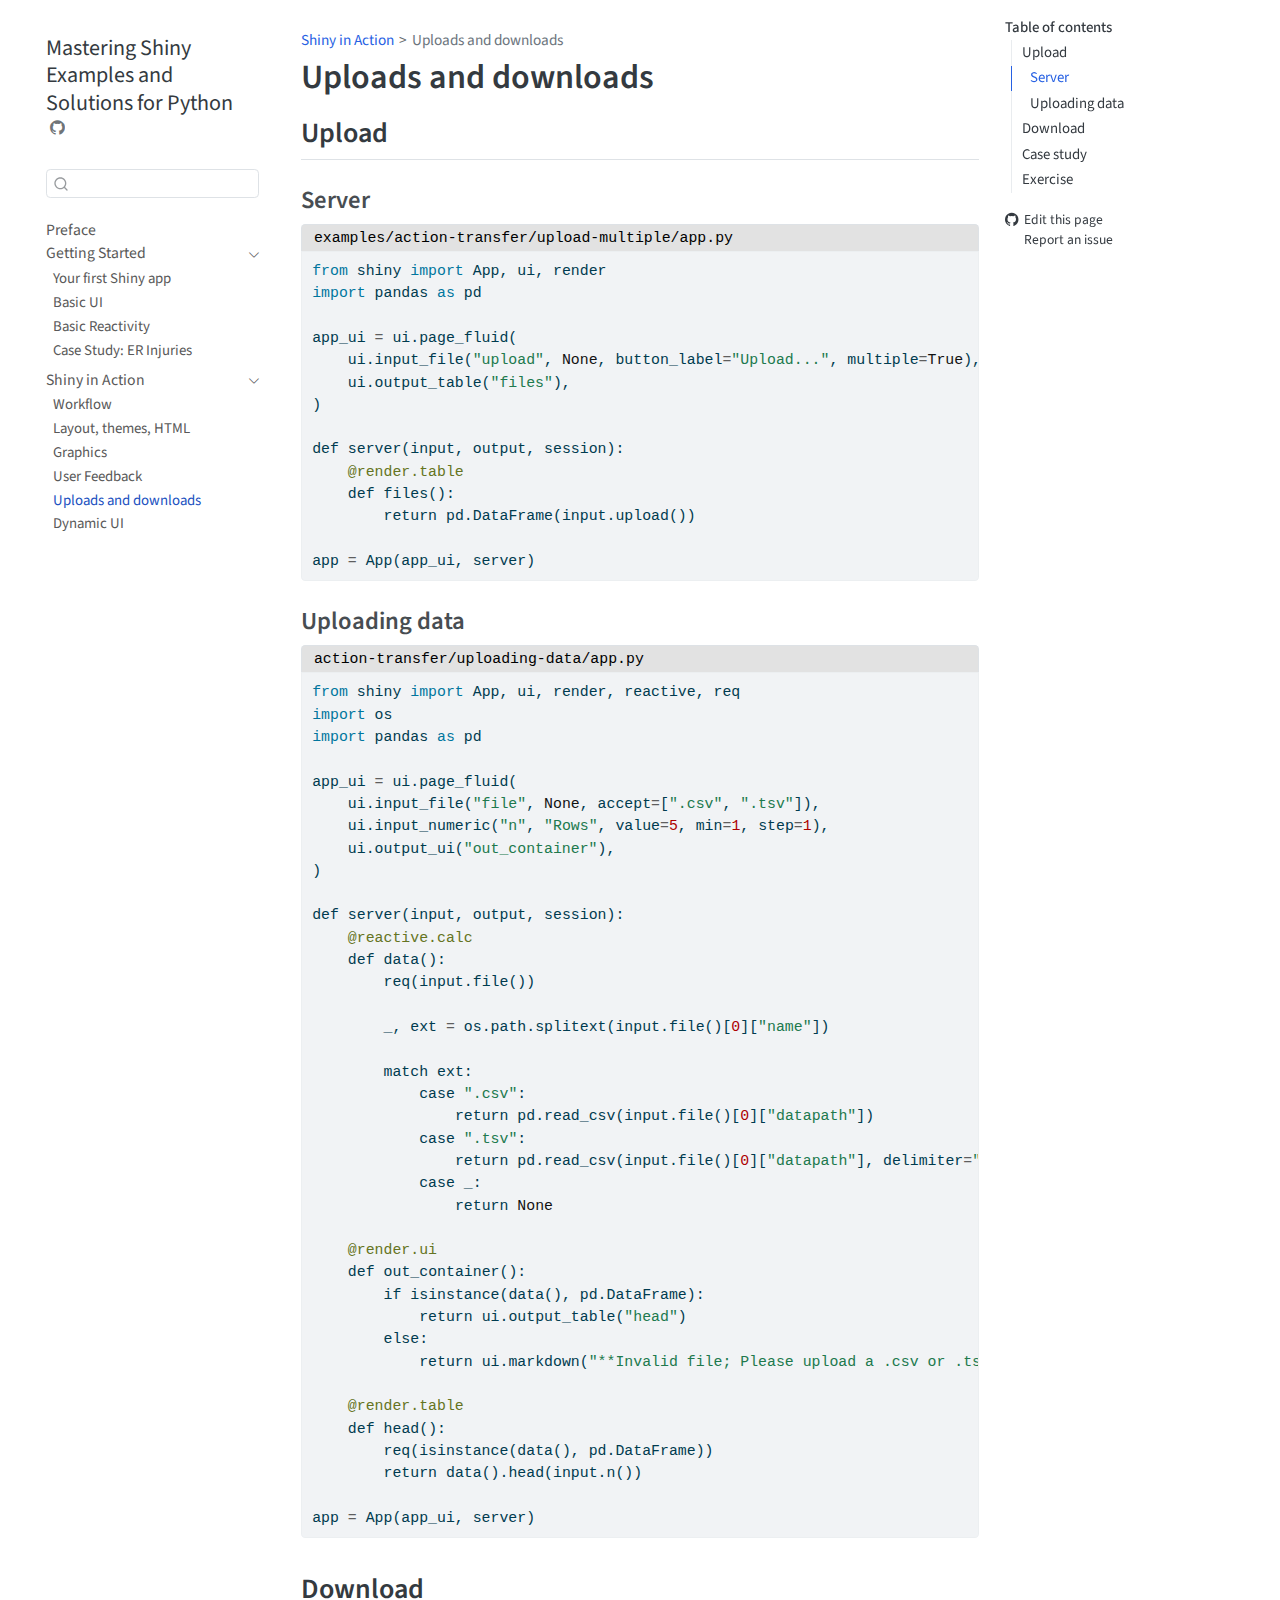
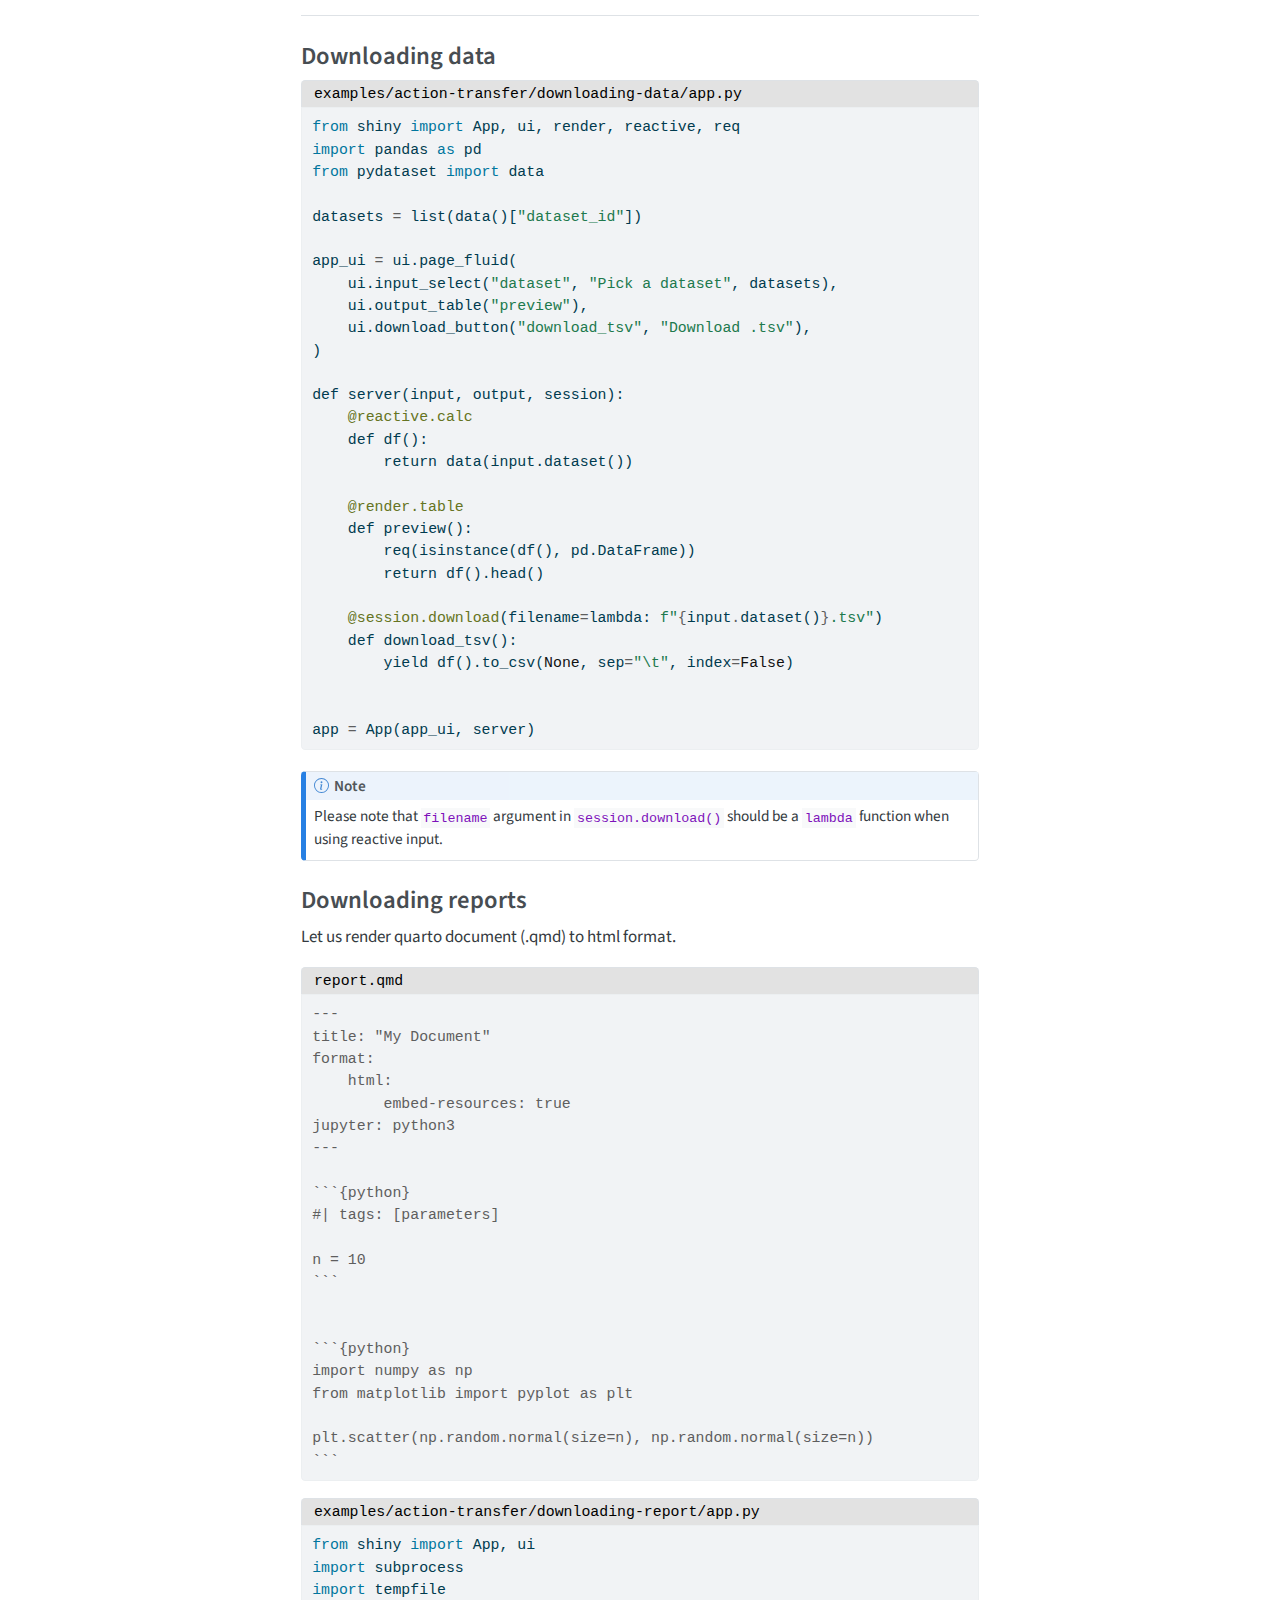
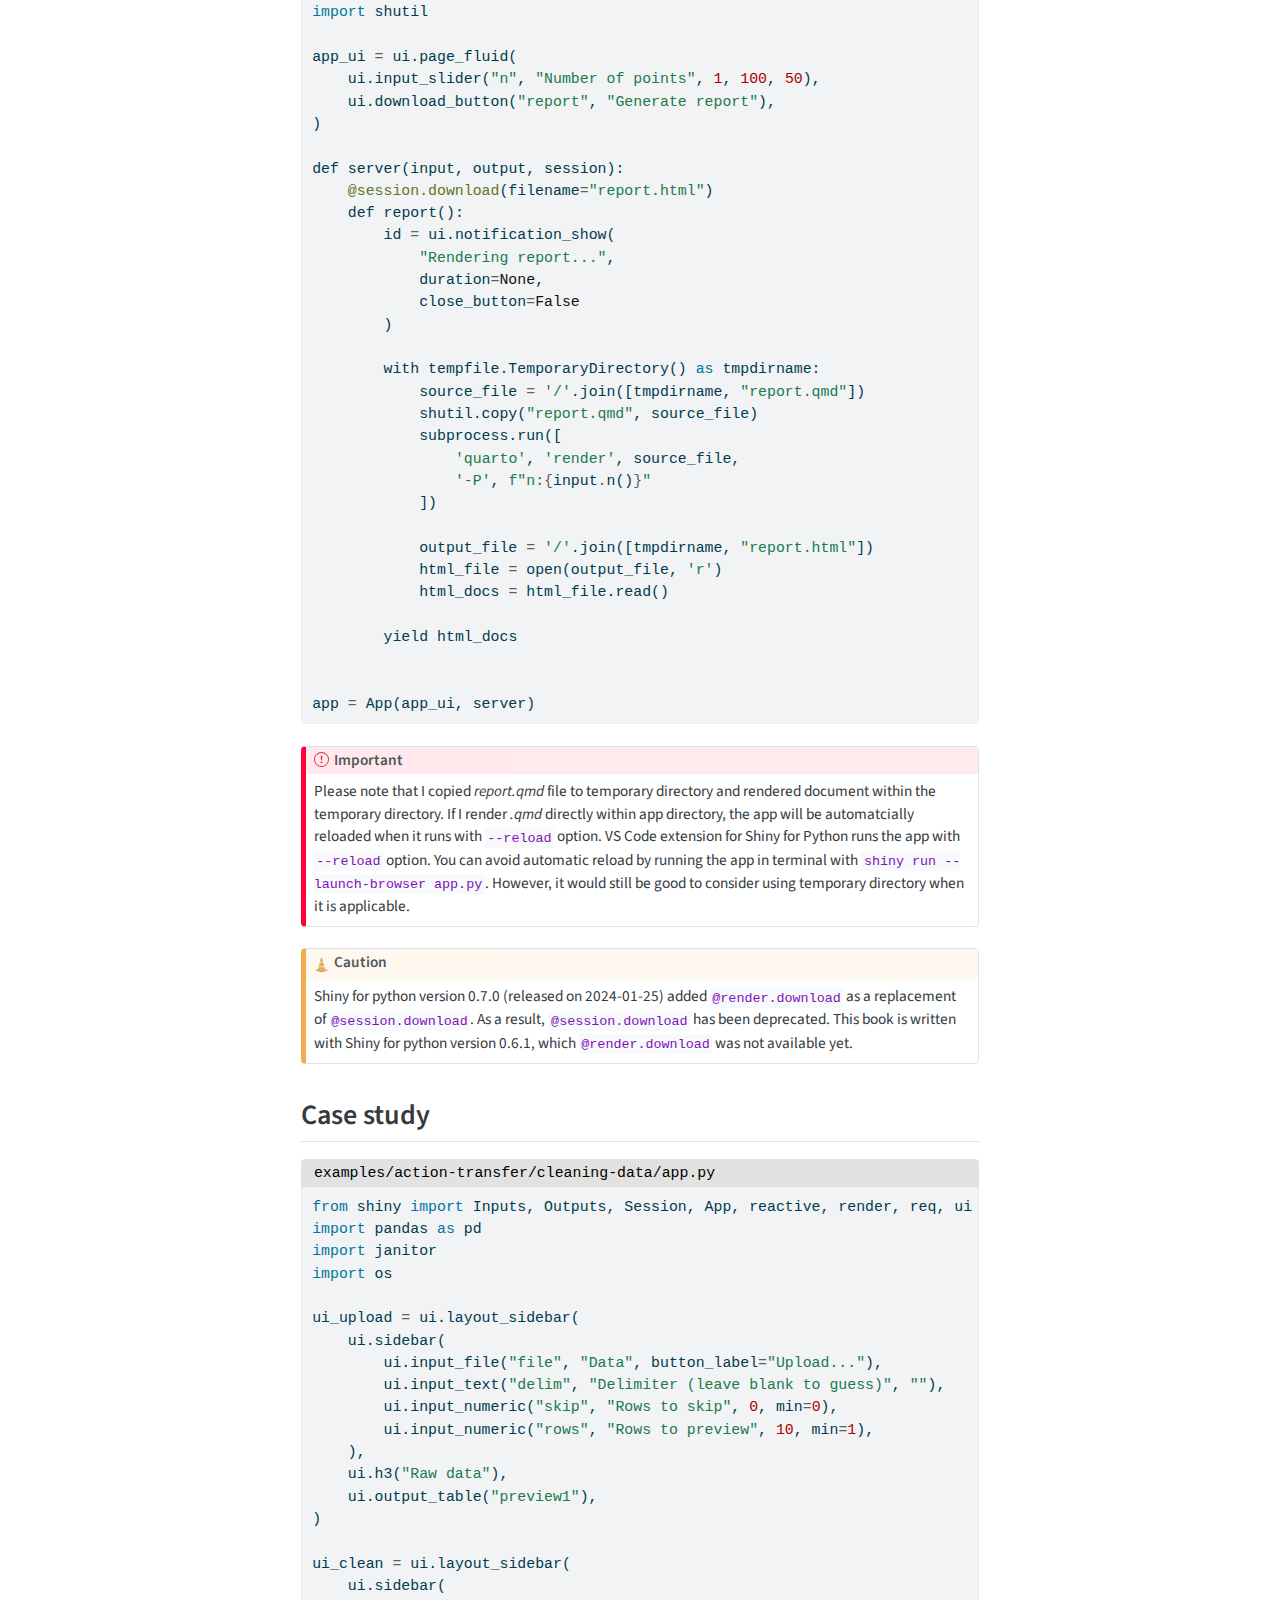
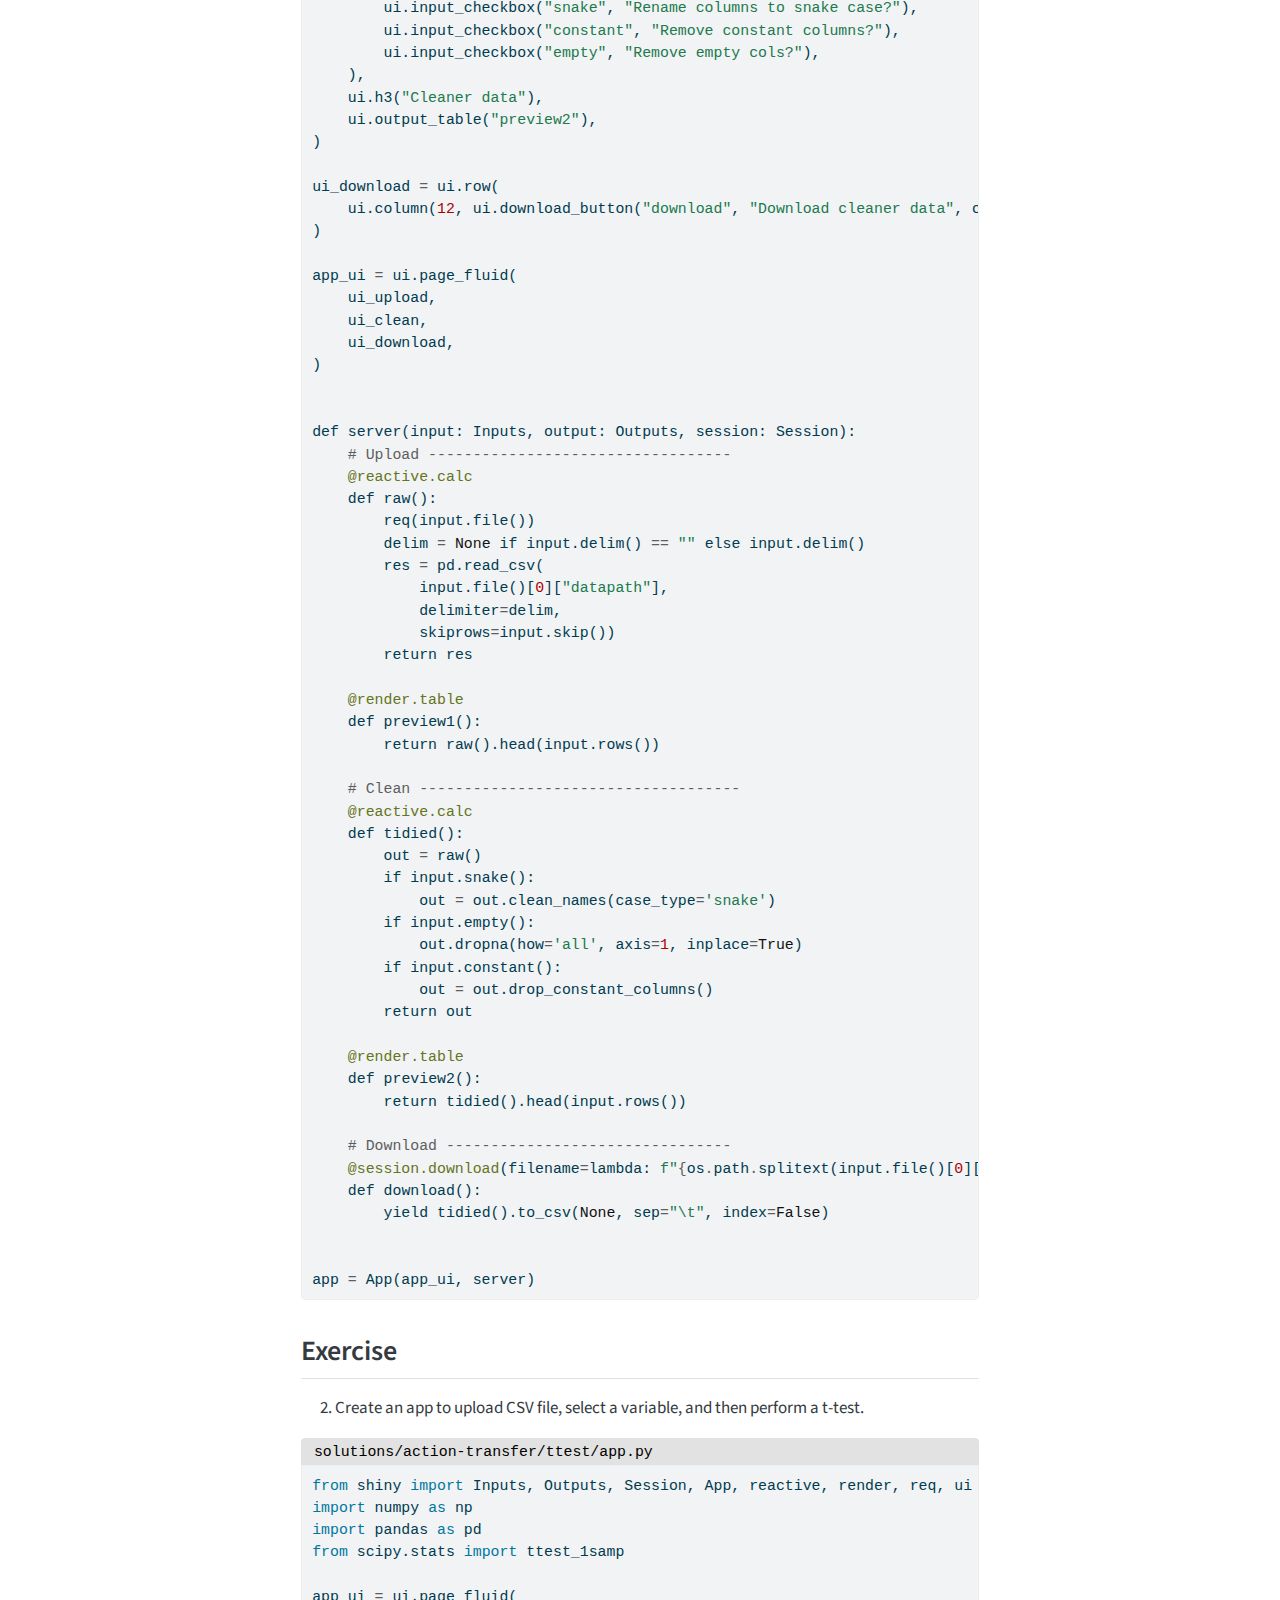
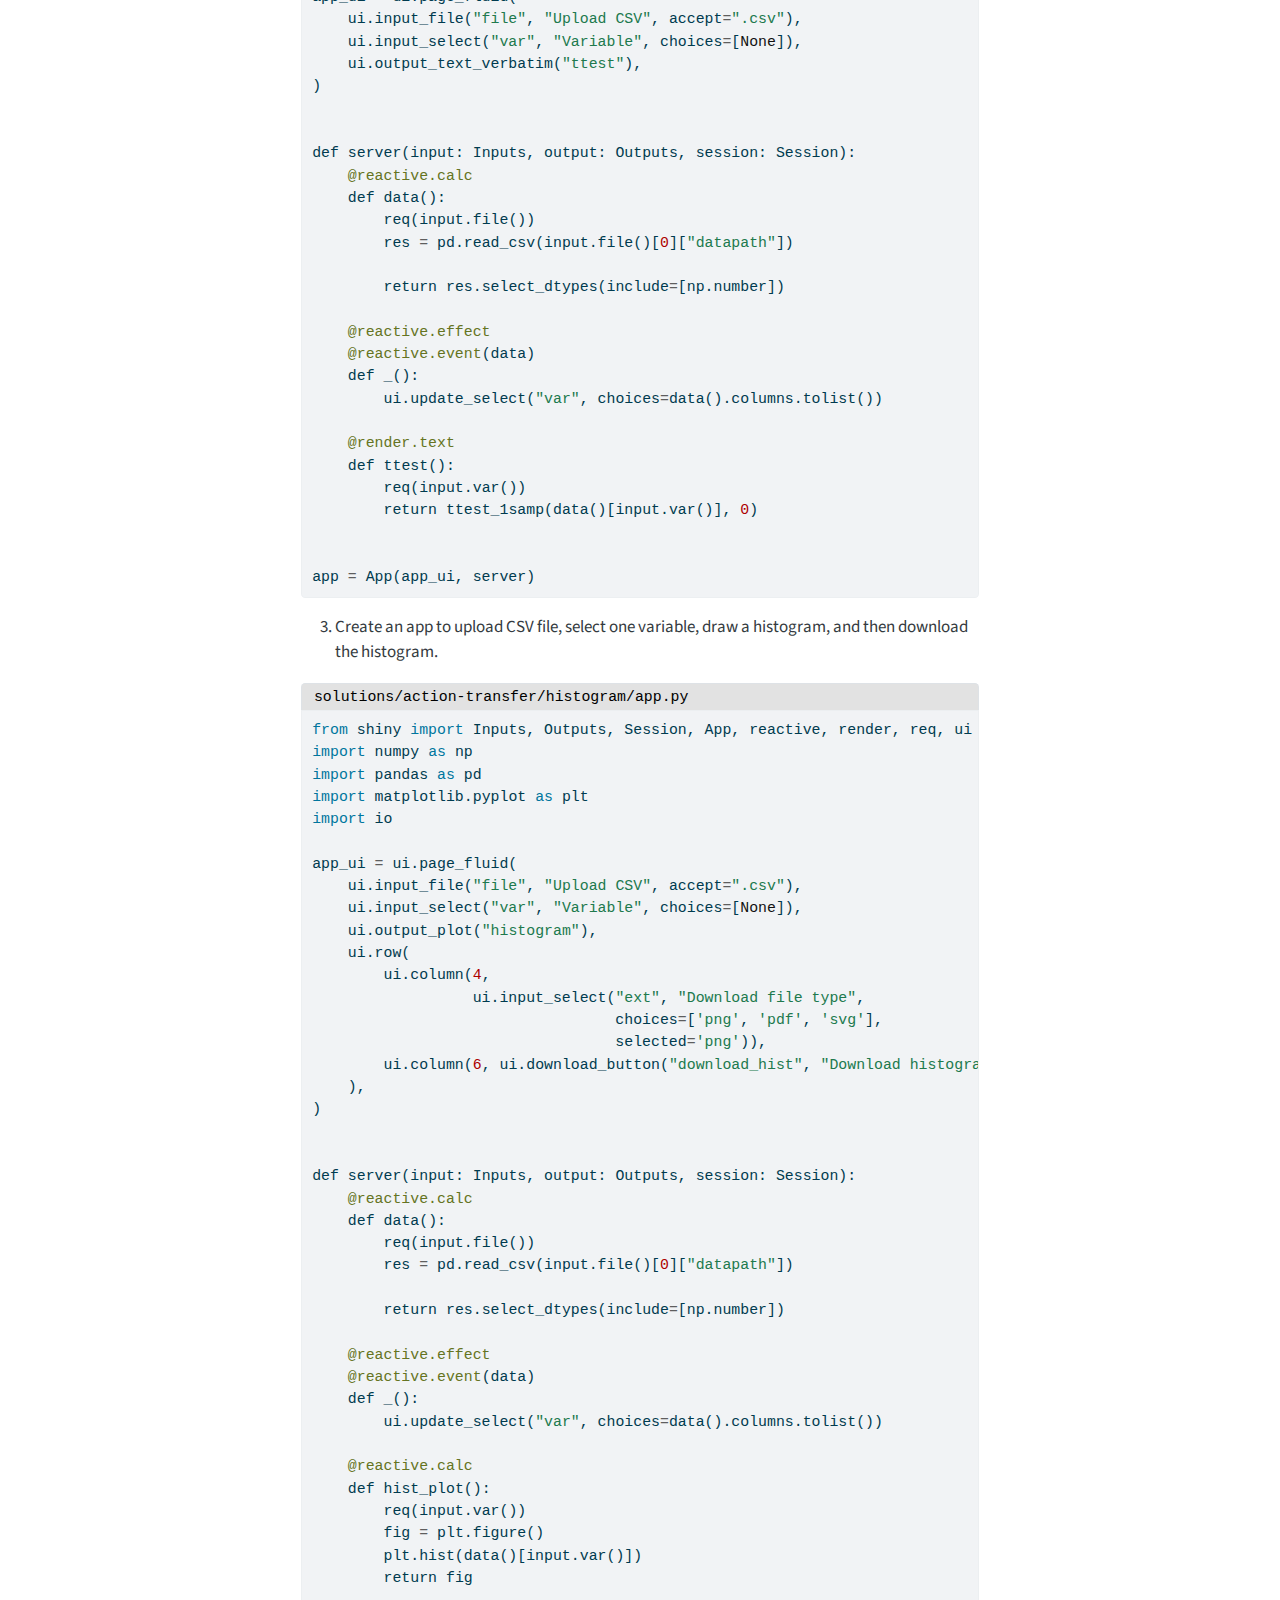
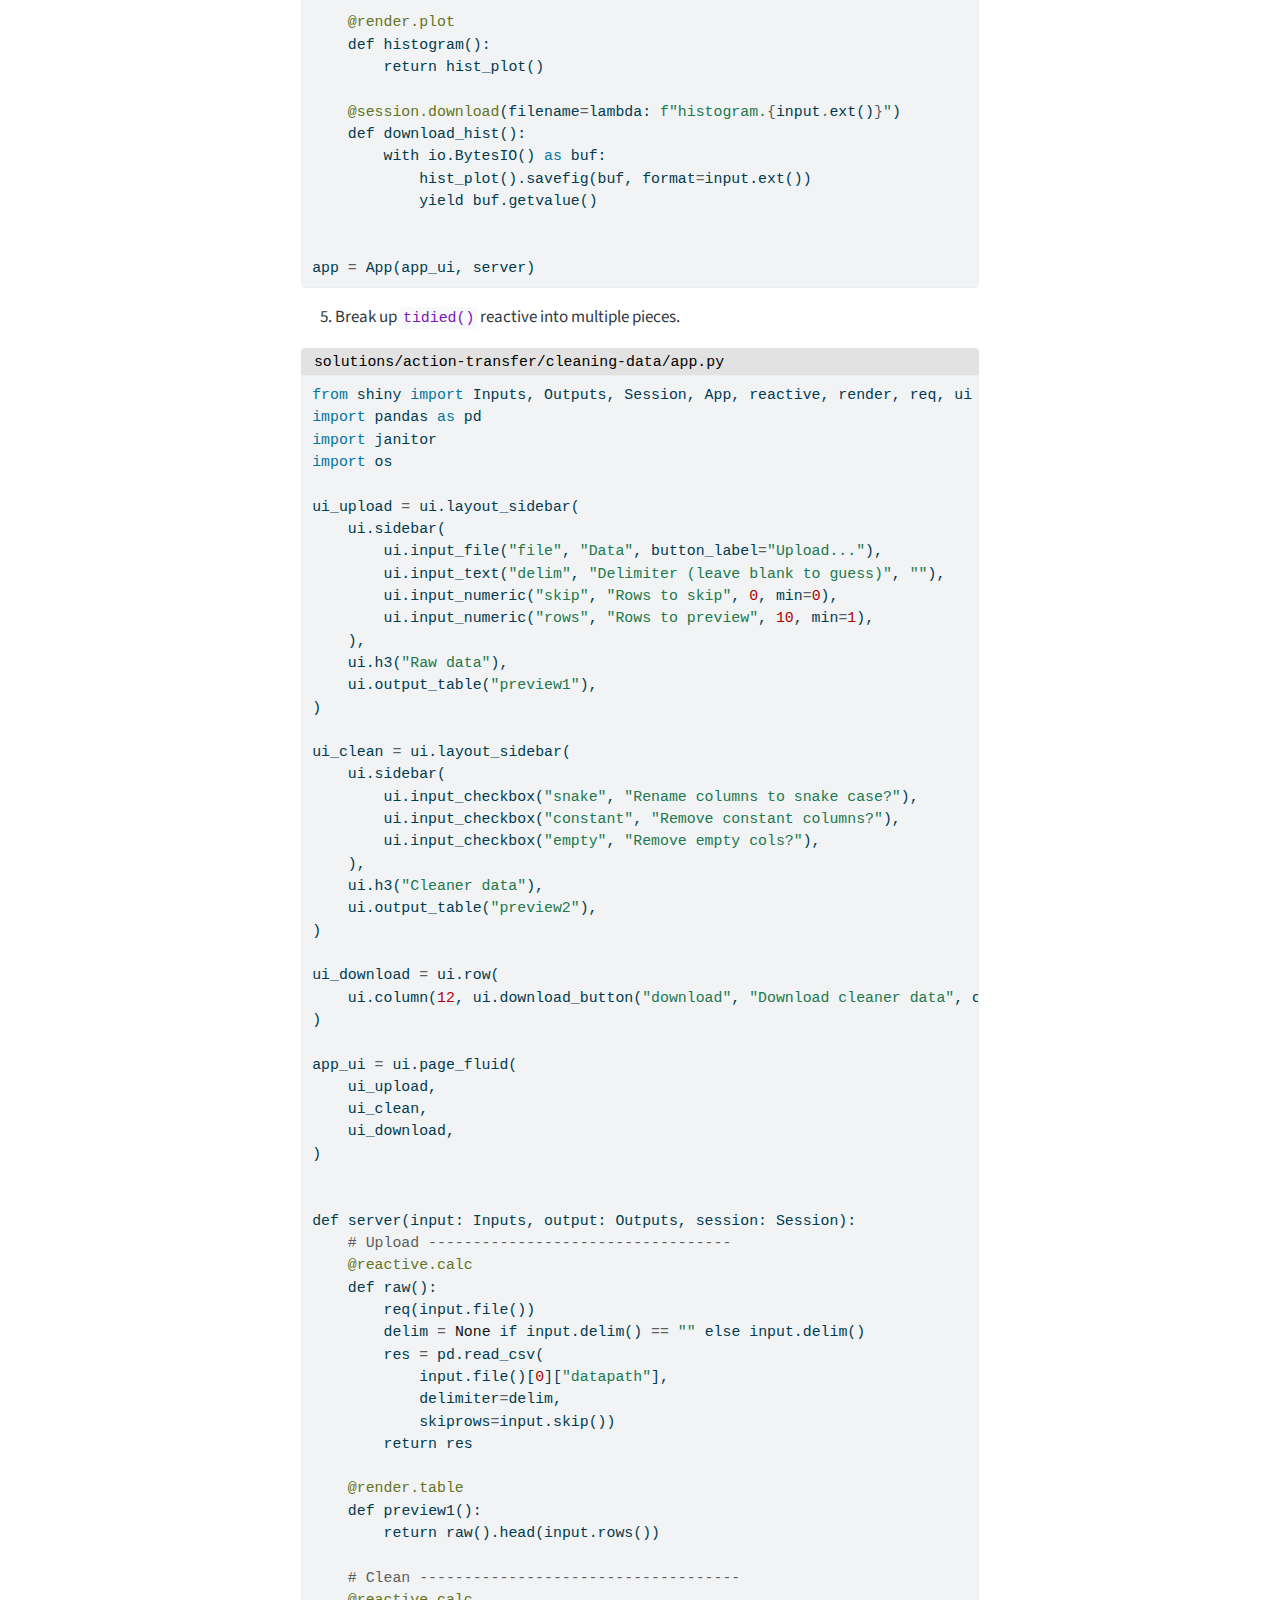
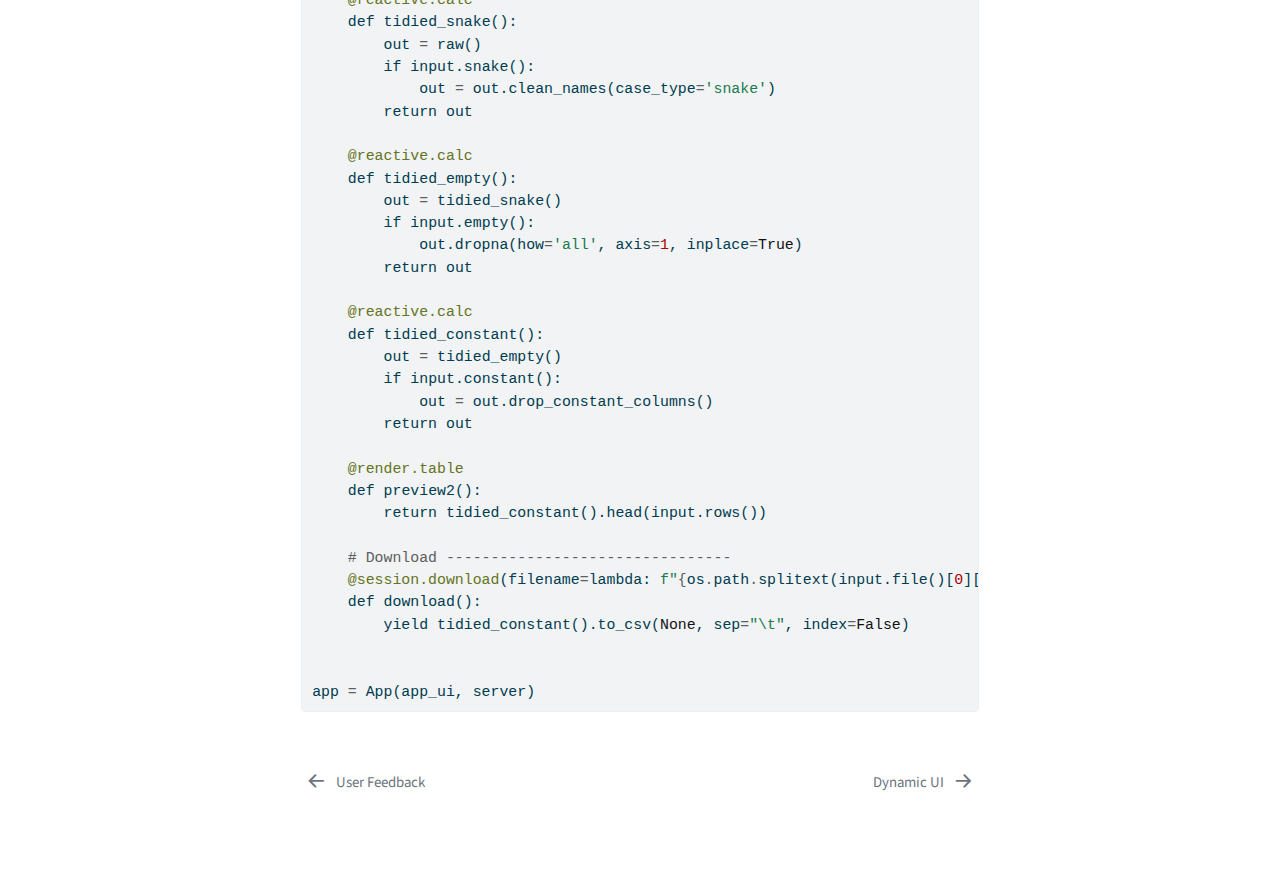
<file: action-transfer.html>
<!DOCTYPE html>
<html xmlns="http://www.w3.org/1999/xhtml" lang="en" xml:lang="en"><head>

<meta charset="utf-8">
<meta name="generator" content="quarto-1.4.554">

<meta name="viewport" content="width=device-width, initial-scale=1.0, user-scalable=yes">


<title>Mastering Shiny Examples and Solutions for Python - Uploads and downloads</title>
<style>
code{white-space: pre-wrap;}
span.smallcaps{font-variant: small-caps;}
div.columns{display: flex; gap: min(4vw, 1.5em);}
div.column{flex: auto; overflow-x: auto;}
div.hanging-indent{margin-left: 1.5em; text-indent: -1.5em;}
ul.task-list{list-style: none;}
ul.task-list li input[type="checkbox"] {
  width: 0.8em;
  margin: 0 0.8em 0.2em -1em; /* quarto-specific, see https://github.com/quarto-dev/quarto-cli/issues/4556 */ 
  vertical-align: middle;
}
/* CSS for syntax highlighting */
pre > code.sourceCode { white-space: pre; position: relative; }
pre > code.sourceCode > span { line-height: 1.25; }
pre > code.sourceCode > span:empty { height: 1.2em; }
.sourceCode { overflow: visible; }
code.sourceCode > span { color: inherit; text-decoration: inherit; }
div.sourceCode { margin: 1em 0; }
pre.sourceCode { margin: 0; }
@media screen {
div.sourceCode { overflow: auto; }
}
@media print {
pre > code.sourceCode { white-space: pre-wrap; }
pre > code.sourceCode > span { text-indent: -5em; padding-left: 5em; }
}
pre.numberSource code
  { counter-reset: source-line 0; }
pre.numberSource code > span
  { position: relative; left: -4em; counter-increment: source-line; }
pre.numberSource code > span > a:first-child::before
  { content: counter(source-line);
    position: relative; left: -1em; text-align: right; vertical-align: baseline;
    border: none; display: inline-block;
    -webkit-touch-callout: none; -webkit-user-select: none;
    -khtml-user-select: none; -moz-user-select: none;
    -ms-user-select: none; user-select: none;
    padding: 0 4px; width: 4em;
  }
pre.numberSource { margin-left: 3em;  padding-left: 4px; }
div.sourceCode
  {   }
@media screen {
pre > code.sourceCode > span > a:first-child::before { text-decoration: underline; }
}
</style>


<script src="site_libs/quarto-nav/quarto-nav.js"></script>
<script src="site_libs/quarto-nav/headroom.min.js"></script>
<script src="site_libs/clipboard/clipboard.min.js"></script>
<script src="site_libs/quarto-search/autocomplete.umd.js"></script>
<script src="site_libs/quarto-search/fuse.min.js"></script>
<script src="site_libs/quarto-search/quarto-search.js"></script>
<meta name="quarto:offset" content="./">
<link href="./action-dynamic.html" rel="next">
<link href="./action-feedback.html" rel="prev">
<script src="site_libs/quarto-html/quarto.js"></script>
<script src="site_libs/quarto-html/popper.min.js"></script>
<script src="site_libs/quarto-html/tippy.umd.min.js"></script>
<script src="site_libs/quarto-html/anchor.min.js"></script>
<link href="site_libs/quarto-html/tippy.css" rel="stylesheet">
<link href="site_libs/quarto-html/quarto-syntax-highlighting.css" rel="stylesheet" id="quarto-text-highlighting-styles">
<script src="site_libs/bootstrap/bootstrap.min.js"></script>
<link href="site_libs/bootstrap/bootstrap-icons.css" rel="stylesheet">
<link href="site_libs/bootstrap/bootstrap.min.css" rel="stylesheet" id="quarto-bootstrap" data-mode="light">
<script id="quarto-search-options" type="application/json">{
  "location": "sidebar",
  "copy-button": false,
  "collapse-after": 3,
  "panel-placement": "start",
  "type": "textbox",
  "limit": 50,
  "keyboard-shortcut": [
    "f",
    "/",
    "s"
  ],
  "show-item-context": false,
  "language": {
    "search-no-results-text": "No results",
    "search-matching-documents-text": "matching documents",
    "search-copy-link-title": "Copy link to search",
    "search-hide-matches-text": "Hide additional matches",
    "search-more-match-text": "more match in this document",
    "search-more-matches-text": "more matches in this document",
    "search-clear-button-title": "Clear",
    "search-text-placeholder": "",
    "search-detached-cancel-button-title": "Cancel",
    "search-submit-button-title": "Submit",
    "search-label": "Search"
  }
}</script>


</head>

<body class="nav-sidebar floating">

<div id="quarto-search-results"></div>
  <header id="quarto-header" class="headroom fixed-top">
  <nav class="quarto-secondary-nav">
    <div class="container-fluid d-flex">
      <button type="button" class="quarto-btn-toggle btn" data-bs-toggle="collapse" data-bs-target=".quarto-sidebar-collapse-item" aria-controls="quarto-sidebar" aria-expanded="false" aria-label="Toggle sidebar navigation" onclick="if (window.quartoToggleHeadroom) { window.quartoToggleHeadroom(); }">
        <i class="bi bi-layout-text-sidebar-reverse"></i>
      </button>
        <nav class="quarto-page-breadcrumbs" aria-label="breadcrumb"><ol class="breadcrumb"><li class="breadcrumb-item"><a href="./action-workflow.html">Shiny in Action</a></li><li class="breadcrumb-item"><a href="./action-transfer.html"><span class="chapter-title">Uploads and downloads</span></a></li></ol></nav>
        <a class="flex-grow-1" role="button" data-bs-toggle="collapse" data-bs-target=".quarto-sidebar-collapse-item" aria-controls="quarto-sidebar" aria-expanded="false" aria-label="Toggle sidebar navigation" onclick="if (window.quartoToggleHeadroom) { window.quartoToggleHeadroom(); }">      
        </a>
      <button type="button" class="btn quarto-search-button" aria-label="" onclick="window.quartoOpenSearch();">
        <i class="bi bi-search"></i>
      </button>
    </div>
  </nav>
</header>
<!-- content -->
<div id="quarto-content" class="quarto-container page-columns page-rows-contents page-layout-article">
<!-- sidebar -->
  <nav id="quarto-sidebar" class="sidebar collapse collapse-horizontal quarto-sidebar-collapse-item sidebar-navigation floating overflow-auto">
    <div class="pt-lg-2 mt-2 text-left sidebar-header">
    <div class="sidebar-title mb-0 py-0">
      <a href="./">Mastering Shiny Examples and Solutions for Python</a> 
        <div class="sidebar-tools-main">
    <a href="https://github.com/youngroklee-ml/mastering-shiny-for-python" title="Source Code" class="quarto-navigation-tool px-1" aria-label="Source Code"><i class="bi bi-github"></i></a>
</div>
    </div>
      </div>
        <div class="mt-2 flex-shrink-0 align-items-center">
        <div class="sidebar-search">
        <div id="quarto-search" class="" title="Search"></div>
        </div>
        </div>
    <div class="sidebar-menu-container"> 
    <ul class="list-unstyled mt-1">
        <li class="sidebar-item">
  <div class="sidebar-item-container"> 
  <a href="./index.html" class="sidebar-item-text sidebar-link">
 <span class="menu-text">Preface</span></a>
  </div>
</li>
        <li class="sidebar-item sidebar-item-section">
      <div class="sidebar-item-container"> 
            <a class="sidebar-item-text sidebar-link text-start" data-bs-toggle="collapse" data-bs-target="#quarto-sidebar-section-1" aria-expanded="true">
 <span class="menu-text">Getting Started</span></a>
          <a class="sidebar-item-toggle text-start" data-bs-toggle="collapse" data-bs-target="#quarto-sidebar-section-1" aria-expanded="true" aria-label="Toggle section">
            <i class="bi bi-chevron-right ms-2"></i>
          </a> 
      </div>
      <ul id="quarto-sidebar-section-1" class="collapse list-unstyled sidebar-section depth1 show">  
          <li class="sidebar-item">
  <div class="sidebar-item-container"> 
  <a href="./basic-app.html" class="sidebar-item-text sidebar-link"><span class="chapter-title">Your first Shiny app</span></a>
  </div>
</li>
          <li class="sidebar-item">
  <div class="sidebar-item-container"> 
  <a href="./basic-ui.html" class="sidebar-item-text sidebar-link"><span class="chapter-title">Basic UI</span></a>
  </div>
</li>
          <li class="sidebar-item">
  <div class="sidebar-item-container"> 
  <a href="./basic-reactivity.html" class="sidebar-item-text sidebar-link"><span class="chapter-title">Basic Reactivity</span></a>
  </div>
</li>
          <li class="sidebar-item">
  <div class="sidebar-item-container"> 
  <a href="./basic-case-study.html" class="sidebar-item-text sidebar-link"><span class="chapter-title">Case Study: ER Injuries</span></a>
  </div>
</li>
      </ul>
  </li>
        <li class="sidebar-item sidebar-item-section">
      <div class="sidebar-item-container"> 
            <a class="sidebar-item-text sidebar-link text-start" data-bs-toggle="collapse" data-bs-target="#quarto-sidebar-section-2" aria-expanded="true">
 <span class="menu-text">Shiny in Action</span></a>
          <a class="sidebar-item-toggle text-start" data-bs-toggle="collapse" data-bs-target="#quarto-sidebar-section-2" aria-expanded="true" aria-label="Toggle section">
            <i class="bi bi-chevron-right ms-2"></i>
          </a> 
      </div>
      <ul id="quarto-sidebar-section-2" class="collapse list-unstyled sidebar-section depth1 show">  
          <li class="sidebar-item">
  <div class="sidebar-item-container"> 
  <a href="./action-workflow.html" class="sidebar-item-text sidebar-link"><span class="chapter-title">Workflow</span></a>
  </div>
</li>
          <li class="sidebar-item">
  <div class="sidebar-item-container"> 
  <a href="./action-layout.html" class="sidebar-item-text sidebar-link"><span class="chapter-title">Layout, themes, HTML</span></a>
  </div>
</li>
          <li class="sidebar-item">
  <div class="sidebar-item-container"> 
  <a href="./action-graphics.html" class="sidebar-item-text sidebar-link"><span class="chapter-title">Graphics</span></a>
  </div>
</li>
          <li class="sidebar-item">
  <div class="sidebar-item-container"> 
  <a href="./action-feedback.html" class="sidebar-item-text sidebar-link"><span class="chapter-title">User Feedback</span></a>
  </div>
</li>
          <li class="sidebar-item">
  <div class="sidebar-item-container"> 
  <a href="./action-transfer.html" class="sidebar-item-text sidebar-link active"><span class="chapter-title">Uploads and downloads</span></a>
  </div>
</li>
          <li class="sidebar-item">
  <div class="sidebar-item-container"> 
  <a href="./action-dynamic.html" class="sidebar-item-text sidebar-link"><span class="chapter-title">Dynamic UI</span></a>
  </div>
</li>
      </ul>
  </li>
    </ul>
    </div>
</nav>
<div id="quarto-sidebar-glass" class="quarto-sidebar-collapse-item" data-bs-toggle="collapse" data-bs-target=".quarto-sidebar-collapse-item"></div>
<!-- margin-sidebar -->
    <div id="quarto-margin-sidebar" class="sidebar margin-sidebar">
        <nav id="TOC" role="doc-toc" class="toc-active">
    <h2 id="toc-title">Table of contents</h2>
   
  <ul>
  <li><a href="#upload" id="toc-upload" class="nav-link active" data-scroll-target="#upload">Upload</a>
  <ul class="collapse">
  <li><a href="#server" id="toc-server" class="nav-link" data-scroll-target="#server">Server</a></li>
  <li><a href="#uploading-data" id="toc-uploading-data" class="nav-link" data-scroll-target="#uploading-data">Uploading data</a></li>
  </ul></li>
  <li><a href="#download" id="toc-download" class="nav-link" data-scroll-target="#download">Download</a>
  <ul class="collapse">
  <li><a href="#downloading-data" id="toc-downloading-data" class="nav-link" data-scroll-target="#downloading-data">Downloading data</a></li>
  <li><a href="#downloading-reports" id="toc-downloading-reports" class="nav-link" data-scroll-target="#downloading-reports">Downloading reports</a></li>
  </ul></li>
  <li><a href="#case-study" id="toc-case-study" class="nav-link" data-scroll-target="#case-study">Case study</a></li>
  <li><a href="#exercise" id="toc-exercise" class="nav-link" data-scroll-target="#exercise">Exercise</a></li>
  </ul>
<div class="toc-actions"><ul><li><a href="https://github.com/youngroklee-ml/mastering-shiny-for-python/edit/main/action-transfer.qmd" class="toc-action"><i class="bi bi-github"></i>Edit this page</a></li><li><a href="https://github.com/youngroklee-ml/mastering-shiny-for-python/issues/new" class="toc-action"><i class="bi empty"></i>Report an issue</a></li></ul></div></nav>
    </div>
<!-- main -->
<main class="content" id="quarto-document-content">

<header id="title-block-header" class="quarto-title-block default"><nav class="quarto-page-breadcrumbs quarto-title-breadcrumbs d-none d-lg-block" aria-label="breadcrumb"><ol class="breadcrumb"><li class="breadcrumb-item"><a href="./action-workflow.html">Shiny in Action</a></li><li class="breadcrumb-item"><a href="./action-transfer.html"><span class="chapter-title">Uploads and downloads</span></a></li></ol></nav>
<div class="quarto-title">
<h1 class="title"><span class="chapter-title">Uploads and downloads</span></h1>
</div>



<div class="quarto-title-meta">

    
  
    
  </div>
  


</header>


<section id="upload" class="level2">
<h2 class="anchored" data-anchor-id="upload">Upload</h2>
<section id="server" class="level3">
<h3 class="anchored" data-anchor-id="server">Server</h3>
<div class="code-with-filename">
<div class="code-with-filename-file">
<pre><strong>examples/action-transfer/upload-multiple/app.py</strong></pre>
</div>
<div class="sourceCode" id="cb1" data-filename="examples/action-transfer/upload-multiple/app.py"><pre class="sourceCode python code-with-copy"><code class="sourceCode python"><span id="cb1-1"><a href="#cb1-1" aria-hidden="true" tabindex="-1"></a><span class="im">from</span> shiny <span class="im">import</span> App, ui, render</span>
<span id="cb1-2"><a href="#cb1-2" aria-hidden="true" tabindex="-1"></a><span class="im">import</span> pandas <span class="im">as</span> pd</span>
<span id="cb1-3"><a href="#cb1-3" aria-hidden="true" tabindex="-1"></a></span>
<span id="cb1-4"><a href="#cb1-4" aria-hidden="true" tabindex="-1"></a>app_ui <span class="op">=</span> ui.page_fluid(</span>
<span id="cb1-5"><a href="#cb1-5" aria-hidden="true" tabindex="-1"></a>    ui.input_file(<span class="st">"upload"</span>, <span class="va">None</span>, button_label<span class="op">=</span><span class="st">"Upload..."</span>, multiple<span class="op">=</span><span class="va">True</span>),</span>
<span id="cb1-6"><a href="#cb1-6" aria-hidden="true" tabindex="-1"></a>    ui.output_table(<span class="st">"files"</span>),</span>
<span id="cb1-7"><a href="#cb1-7" aria-hidden="true" tabindex="-1"></a>)</span>
<span id="cb1-8"><a href="#cb1-8" aria-hidden="true" tabindex="-1"></a></span>
<span id="cb1-9"><a href="#cb1-9" aria-hidden="true" tabindex="-1"></a><span class="kw">def</span> server(<span class="bu">input</span>, output, session):</span>
<span id="cb1-10"><a href="#cb1-10" aria-hidden="true" tabindex="-1"></a>    <span class="at">@render.table</span></span>
<span id="cb1-11"><a href="#cb1-11" aria-hidden="true" tabindex="-1"></a>    <span class="kw">def</span> files():</span>
<span id="cb1-12"><a href="#cb1-12" aria-hidden="true" tabindex="-1"></a>        <span class="cf">return</span> pd.DataFrame(<span class="bu">input</span>.upload())</span>
<span id="cb1-13"><a href="#cb1-13" aria-hidden="true" tabindex="-1"></a></span>
<span id="cb1-14"><a href="#cb1-14" aria-hidden="true" tabindex="-1"></a>app <span class="op">=</span> App(app_ui, server)</span></code><button title="Copy to Clipboard" class="code-copy-button"><i class="bi"></i></button></pre></div>
</div>
</section>
<section id="uploading-data" class="level3">
<h3 class="anchored" data-anchor-id="uploading-data">Uploading data</h3>
<div class="code-with-filename">
<div class="code-with-filename-file">
<pre><strong>action-transfer/uploading-data/app.py</strong></pre>
</div>
<div class="sourceCode" id="cb2" data-filename="action-transfer/uploading-data/app.py"><pre class="sourceCode python code-with-copy"><code class="sourceCode python"><span id="cb2-1"><a href="#cb2-1" aria-hidden="true" tabindex="-1"></a><span class="im">from</span> shiny <span class="im">import</span> App, ui, render, reactive, req</span>
<span id="cb2-2"><a href="#cb2-2" aria-hidden="true" tabindex="-1"></a><span class="im">import</span> os</span>
<span id="cb2-3"><a href="#cb2-3" aria-hidden="true" tabindex="-1"></a><span class="im">import</span> pandas <span class="im">as</span> pd</span>
<span id="cb2-4"><a href="#cb2-4" aria-hidden="true" tabindex="-1"></a></span>
<span id="cb2-5"><a href="#cb2-5" aria-hidden="true" tabindex="-1"></a>app_ui <span class="op">=</span> ui.page_fluid(</span>
<span id="cb2-6"><a href="#cb2-6" aria-hidden="true" tabindex="-1"></a>    ui.input_file(<span class="st">"file"</span>, <span class="va">None</span>, accept<span class="op">=</span>[<span class="st">".csv"</span>, <span class="st">".tsv"</span>]),</span>
<span id="cb2-7"><a href="#cb2-7" aria-hidden="true" tabindex="-1"></a>    ui.input_numeric(<span class="st">"n"</span>, <span class="st">"Rows"</span>, value<span class="op">=</span><span class="dv">5</span>, <span class="bu">min</span><span class="op">=</span><span class="dv">1</span>, step<span class="op">=</span><span class="dv">1</span>),</span>
<span id="cb2-8"><a href="#cb2-8" aria-hidden="true" tabindex="-1"></a>    ui.output_ui(<span class="st">"out_container"</span>),</span>
<span id="cb2-9"><a href="#cb2-9" aria-hidden="true" tabindex="-1"></a>)</span>
<span id="cb2-10"><a href="#cb2-10" aria-hidden="true" tabindex="-1"></a></span>
<span id="cb2-11"><a href="#cb2-11" aria-hidden="true" tabindex="-1"></a><span class="kw">def</span> server(<span class="bu">input</span>, output, session):</span>
<span id="cb2-12"><a href="#cb2-12" aria-hidden="true" tabindex="-1"></a>    <span class="at">@reactive.calc</span></span>
<span id="cb2-13"><a href="#cb2-13" aria-hidden="true" tabindex="-1"></a>    <span class="kw">def</span> data():</span>
<span id="cb2-14"><a href="#cb2-14" aria-hidden="true" tabindex="-1"></a>        req(<span class="bu">input</span>.<span class="bu">file</span>())</span>
<span id="cb2-15"><a href="#cb2-15" aria-hidden="true" tabindex="-1"></a></span>
<span id="cb2-16"><a href="#cb2-16" aria-hidden="true" tabindex="-1"></a>        _, ext <span class="op">=</span> os.path.splitext(<span class="bu">input</span>.<span class="bu">file</span>()[<span class="dv">0</span>][<span class="st">"name"</span>])</span>
<span id="cb2-17"><a href="#cb2-17" aria-hidden="true" tabindex="-1"></a></span>
<span id="cb2-18"><a href="#cb2-18" aria-hidden="true" tabindex="-1"></a>        <span class="cf">match</span> ext:</span>
<span id="cb2-19"><a href="#cb2-19" aria-hidden="true" tabindex="-1"></a>            <span class="cf">case</span> <span class="st">".csv"</span>:</span>
<span id="cb2-20"><a href="#cb2-20" aria-hidden="true" tabindex="-1"></a>                <span class="cf">return</span> pd.read_csv(<span class="bu">input</span>.<span class="bu">file</span>()[<span class="dv">0</span>][<span class="st">"datapath"</span>])</span>
<span id="cb2-21"><a href="#cb2-21" aria-hidden="true" tabindex="-1"></a>            <span class="cf">case</span> <span class="st">".tsv"</span>:</span>
<span id="cb2-22"><a href="#cb2-22" aria-hidden="true" tabindex="-1"></a>                <span class="cf">return</span> pd.read_csv(<span class="bu">input</span>.<span class="bu">file</span>()[<span class="dv">0</span>][<span class="st">"datapath"</span>], delimiter<span class="op">=</span><span class="st">"</span><span class="ch">\t</span><span class="st">"</span>)</span>
<span id="cb2-23"><a href="#cb2-23" aria-hidden="true" tabindex="-1"></a>            <span class="cf">case</span> _:</span>
<span id="cb2-24"><a href="#cb2-24" aria-hidden="true" tabindex="-1"></a>                <span class="cf">return</span> <span class="va">None</span></span>
<span id="cb2-25"><a href="#cb2-25" aria-hidden="true" tabindex="-1"></a>    </span>
<span id="cb2-26"><a href="#cb2-26" aria-hidden="true" tabindex="-1"></a>    <span class="at">@render.ui</span></span>
<span id="cb2-27"><a href="#cb2-27" aria-hidden="true" tabindex="-1"></a>    <span class="kw">def</span> out_container():</span>
<span id="cb2-28"><a href="#cb2-28" aria-hidden="true" tabindex="-1"></a>        <span class="cf">if</span> <span class="bu">isinstance</span>(data(), pd.DataFrame):</span>
<span id="cb2-29"><a href="#cb2-29" aria-hidden="true" tabindex="-1"></a>            <span class="cf">return</span> ui.output_table(<span class="st">"head"</span>)</span>
<span id="cb2-30"><a href="#cb2-30" aria-hidden="true" tabindex="-1"></a>        <span class="cf">else</span>:</span>
<span id="cb2-31"><a href="#cb2-31" aria-hidden="true" tabindex="-1"></a>            <span class="cf">return</span> ui.markdown(<span class="st">"**Invalid file; Please upload a .csv or .tsv file**"</span>)</span>
<span id="cb2-32"><a href="#cb2-32" aria-hidden="true" tabindex="-1"></a>        </span>
<span id="cb2-33"><a href="#cb2-33" aria-hidden="true" tabindex="-1"></a>    <span class="at">@render.table</span></span>
<span id="cb2-34"><a href="#cb2-34" aria-hidden="true" tabindex="-1"></a>    <span class="kw">def</span> head():</span>
<span id="cb2-35"><a href="#cb2-35" aria-hidden="true" tabindex="-1"></a>        req(<span class="bu">isinstance</span>(data(), pd.DataFrame))</span>
<span id="cb2-36"><a href="#cb2-36" aria-hidden="true" tabindex="-1"></a>        <span class="cf">return</span> data().head(<span class="bu">input</span>.n())</span>
<span id="cb2-37"><a href="#cb2-37" aria-hidden="true" tabindex="-1"></a>                </span>
<span id="cb2-38"><a href="#cb2-38" aria-hidden="true" tabindex="-1"></a>app <span class="op">=</span> App(app_ui, server)</span></code><button title="Copy to Clipboard" class="code-copy-button"><i class="bi"></i></button></pre></div>
</div>
</section>
</section>
<section id="download" class="level2">
<h2 class="anchored" data-anchor-id="download">Download</h2>
<section id="downloading-data" class="level3">
<h3 class="anchored" data-anchor-id="downloading-data">Downloading data</h3>
<div class="code-with-filename">
<div class="code-with-filename-file">
<pre><strong>examples/action-transfer/downloading-data/app.py</strong></pre>
</div>
<div class="sourceCode" id="cb3" data-filename="examples/action-transfer/downloading-data/app.py"><pre class="sourceCode python code-with-copy"><code class="sourceCode python"><span id="cb3-1"><a href="#cb3-1" aria-hidden="true" tabindex="-1"></a><span class="im">from</span> shiny <span class="im">import</span> App, ui, render, reactive, req</span>
<span id="cb3-2"><a href="#cb3-2" aria-hidden="true" tabindex="-1"></a><span class="im">import</span> pandas <span class="im">as</span> pd</span>
<span id="cb3-3"><a href="#cb3-3" aria-hidden="true" tabindex="-1"></a><span class="im">from</span> pydataset <span class="im">import</span> data</span>
<span id="cb3-4"><a href="#cb3-4" aria-hidden="true" tabindex="-1"></a></span>
<span id="cb3-5"><a href="#cb3-5" aria-hidden="true" tabindex="-1"></a>datasets <span class="op">=</span> <span class="bu">list</span>(data()[<span class="st">"dataset_id"</span>])</span>
<span id="cb3-6"><a href="#cb3-6" aria-hidden="true" tabindex="-1"></a></span>
<span id="cb3-7"><a href="#cb3-7" aria-hidden="true" tabindex="-1"></a>app_ui <span class="op">=</span> ui.page_fluid(</span>
<span id="cb3-8"><a href="#cb3-8" aria-hidden="true" tabindex="-1"></a>    ui.input_select(<span class="st">"dataset"</span>, <span class="st">"Pick a dataset"</span>, datasets),</span>
<span id="cb3-9"><a href="#cb3-9" aria-hidden="true" tabindex="-1"></a>    ui.output_table(<span class="st">"preview"</span>),</span>
<span id="cb3-10"><a href="#cb3-10" aria-hidden="true" tabindex="-1"></a>    ui.download_button(<span class="st">"download_tsv"</span>, <span class="st">"Download .tsv"</span>),</span>
<span id="cb3-11"><a href="#cb3-11" aria-hidden="true" tabindex="-1"></a>)</span>
<span id="cb3-12"><a href="#cb3-12" aria-hidden="true" tabindex="-1"></a></span>
<span id="cb3-13"><a href="#cb3-13" aria-hidden="true" tabindex="-1"></a><span class="kw">def</span> server(<span class="bu">input</span>, output, session):</span>
<span id="cb3-14"><a href="#cb3-14" aria-hidden="true" tabindex="-1"></a>    <span class="at">@reactive.calc</span></span>
<span id="cb3-15"><a href="#cb3-15" aria-hidden="true" tabindex="-1"></a>    <span class="kw">def</span> df():</span>
<span id="cb3-16"><a href="#cb3-16" aria-hidden="true" tabindex="-1"></a>        <span class="cf">return</span> data(<span class="bu">input</span>.dataset())</span>
<span id="cb3-17"><a href="#cb3-17" aria-hidden="true" tabindex="-1"></a>    </span>
<span id="cb3-18"><a href="#cb3-18" aria-hidden="true" tabindex="-1"></a>    <span class="at">@render.table</span></span>
<span id="cb3-19"><a href="#cb3-19" aria-hidden="true" tabindex="-1"></a>    <span class="kw">def</span> preview():</span>
<span id="cb3-20"><a href="#cb3-20" aria-hidden="true" tabindex="-1"></a>        req(<span class="bu">isinstance</span>(df(), pd.DataFrame))</span>
<span id="cb3-21"><a href="#cb3-21" aria-hidden="true" tabindex="-1"></a>        <span class="cf">return</span> df().head()</span>
<span id="cb3-22"><a href="#cb3-22" aria-hidden="true" tabindex="-1"></a>    </span>
<span id="cb3-23"><a href="#cb3-23" aria-hidden="true" tabindex="-1"></a>    <span class="at">@session.download</span>(filename<span class="op">=</span><span class="kw">lambda</span>: <span class="ss">f"</span><span class="sc">{</span><span class="bu">input</span><span class="sc">.</span>dataset()<span class="sc">}</span><span class="ss">.tsv"</span>)</span>
<span id="cb3-24"><a href="#cb3-24" aria-hidden="true" tabindex="-1"></a>    <span class="kw">def</span> download_tsv():</span>
<span id="cb3-25"><a href="#cb3-25" aria-hidden="true" tabindex="-1"></a>        <span class="cf">yield</span> df().to_csv(<span class="va">None</span>, sep<span class="op">=</span><span class="st">"</span><span class="ch">\t</span><span class="st">"</span>, index<span class="op">=</span><span class="va">False</span>)</span>
<span id="cb3-26"><a href="#cb3-26" aria-hidden="true" tabindex="-1"></a></span>
<span id="cb3-27"><a href="#cb3-27" aria-hidden="true" tabindex="-1"></a></span>
<span id="cb3-28"><a href="#cb3-28" aria-hidden="true" tabindex="-1"></a>app <span class="op">=</span> App(app_ui, server)</span></code><button title="Copy to Clipboard" class="code-copy-button"><i class="bi"></i></button></pre></div>
</div>
<div class="callout callout-style-default callout-note callout-titled">
<div class="callout-header d-flex align-content-center">
<div class="callout-icon-container">
<i class="callout-icon"></i>
</div>
<div class="callout-title-container flex-fill">
Note
</div>
</div>
<div class="callout-body-container callout-body">
<p>Please note that <code>filename</code> argument in <code>session.download()</code> should be a <code>lambda</code> function when using reactive input.</p>
</div>
</div>
</section>
<section id="downloading-reports" class="level3">
<h3 class="anchored" data-anchor-id="downloading-reports">Downloading reports</h3>
<p>Let us render quarto document (.qmd) to html format.</p>
<div class="code-with-filename">
<div class="code-with-filename-file">
<pre><strong>report.qmd</strong></pre>
</div>
<div class="sourceCode" id="cb4" data-filename="report.qmd"><pre class="sourceCode markdown code-with-copy"><code class="sourceCode markdown"><span id="cb4-1"><a href="#cb4-1" aria-hidden="true" tabindex="-1"></a><span class="co">---</span></span>
<span id="cb4-2"><a href="#cb4-2" aria-hidden="true" tabindex="-1"></a><span class="an">title:</span><span class="co"> "My Document"</span></span>
<span id="cb4-3"><a href="#cb4-3" aria-hidden="true" tabindex="-1"></a><span class="an">format:</span></span>
<span id="cb4-4"><a href="#cb4-4" aria-hidden="true" tabindex="-1"></a><span class="co">    html:</span></span>
<span id="cb4-5"><a href="#cb4-5" aria-hidden="true" tabindex="-1"></a><span class="co">        embed-resources: true</span></span>
<span id="cb4-6"><a href="#cb4-6" aria-hidden="true" tabindex="-1"></a><span class="an">jupyter:</span><span class="co"> python3</span></span>
<span id="cb4-7"><a href="#cb4-7" aria-hidden="true" tabindex="-1"></a><span class="co">---</span></span>
<span id="cb4-8"><a href="#cb4-8" aria-hidden="true" tabindex="-1"></a></span>
<span id="cb4-9"><a href="#cb4-9" aria-hidden="true" tabindex="-1"></a><span class="in">```{python}</span></span>
<span id="cb4-10"><a href="#cb4-10" aria-hidden="true" tabindex="-1"></a><span class="in">#| tags: [parameters]</span></span>
<span id="cb4-11"><a href="#cb4-11" aria-hidden="true" tabindex="-1"></a></span>
<span id="cb4-12"><a href="#cb4-12" aria-hidden="true" tabindex="-1"></a><span class="in">n = 10</span></span>
<span id="cb4-13"><a href="#cb4-13" aria-hidden="true" tabindex="-1"></a><span class="in">```</span></span>
<span id="cb4-14"><a href="#cb4-14" aria-hidden="true" tabindex="-1"></a></span>
<span id="cb4-15"><a href="#cb4-15" aria-hidden="true" tabindex="-1"></a></span>
<span id="cb4-16"><a href="#cb4-16" aria-hidden="true" tabindex="-1"></a><span class="in">```{python}</span></span>
<span id="cb4-17"><a href="#cb4-17" aria-hidden="true" tabindex="-1"></a><span class="in">import numpy as np</span></span>
<span id="cb4-18"><a href="#cb4-18" aria-hidden="true" tabindex="-1"></a><span class="in">from matplotlib import pyplot as plt</span></span>
<span id="cb4-19"><a href="#cb4-19" aria-hidden="true" tabindex="-1"></a></span>
<span id="cb4-20"><a href="#cb4-20" aria-hidden="true" tabindex="-1"></a><span class="in">plt.scatter(np.random.normal(size=n), np.random.normal(size=n))</span></span>
<span id="cb4-21"><a href="#cb4-21" aria-hidden="true" tabindex="-1"></a><span class="in">```</span></span></code><button title="Copy to Clipboard" class="code-copy-button"><i class="bi"></i></button></pre></div>
</div>
<div class="code-with-filename">
<div class="code-with-filename-file">
<pre><strong>examples/action-transfer/downloading-report/app.py</strong></pre>
</div>
<div class="sourceCode" id="cb5" data-filename="examples/action-transfer/downloading-report/app.py"><pre class="sourceCode python code-with-copy"><code class="sourceCode python"><span id="cb5-1"><a href="#cb5-1" aria-hidden="true" tabindex="-1"></a><span class="im">from</span> shiny <span class="im">import</span> App, ui</span>
<span id="cb5-2"><a href="#cb5-2" aria-hidden="true" tabindex="-1"></a><span class="im">import</span> subprocess</span>
<span id="cb5-3"><a href="#cb5-3" aria-hidden="true" tabindex="-1"></a><span class="im">import</span> tempfile</span>
<span id="cb5-4"><a href="#cb5-4" aria-hidden="true" tabindex="-1"></a><span class="im">import</span> shutil</span>
<span id="cb5-5"><a href="#cb5-5" aria-hidden="true" tabindex="-1"></a></span>
<span id="cb5-6"><a href="#cb5-6" aria-hidden="true" tabindex="-1"></a>app_ui <span class="op">=</span> ui.page_fluid(</span>
<span id="cb5-7"><a href="#cb5-7" aria-hidden="true" tabindex="-1"></a>    ui.input_slider(<span class="st">"n"</span>, <span class="st">"Number of points"</span>, <span class="dv">1</span>, <span class="dv">100</span>, <span class="dv">50</span>),</span>
<span id="cb5-8"><a href="#cb5-8" aria-hidden="true" tabindex="-1"></a>    ui.download_button(<span class="st">"report"</span>, <span class="st">"Generate report"</span>),</span>
<span id="cb5-9"><a href="#cb5-9" aria-hidden="true" tabindex="-1"></a>)</span>
<span id="cb5-10"><a href="#cb5-10" aria-hidden="true" tabindex="-1"></a></span>
<span id="cb5-11"><a href="#cb5-11" aria-hidden="true" tabindex="-1"></a><span class="kw">def</span> server(<span class="bu">input</span>, output, session):</span>
<span id="cb5-12"><a href="#cb5-12" aria-hidden="true" tabindex="-1"></a>    <span class="at">@session.download</span>(filename<span class="op">=</span><span class="st">"report.html"</span>)</span>
<span id="cb5-13"><a href="#cb5-13" aria-hidden="true" tabindex="-1"></a>    <span class="kw">def</span> report():</span>
<span id="cb5-14"><a href="#cb5-14" aria-hidden="true" tabindex="-1"></a>        <span class="bu">id</span> <span class="op">=</span> ui.notification_show(</span>
<span id="cb5-15"><a href="#cb5-15" aria-hidden="true" tabindex="-1"></a>            <span class="st">"Rendering report..."</span>,</span>
<span id="cb5-16"><a href="#cb5-16" aria-hidden="true" tabindex="-1"></a>            duration<span class="op">=</span><span class="va">None</span>,</span>
<span id="cb5-17"><a href="#cb5-17" aria-hidden="true" tabindex="-1"></a>            close_button<span class="op">=</span><span class="va">False</span></span>
<span id="cb5-18"><a href="#cb5-18" aria-hidden="true" tabindex="-1"></a>        )</span>
<span id="cb5-19"><a href="#cb5-19" aria-hidden="true" tabindex="-1"></a></span>
<span id="cb5-20"><a href="#cb5-20" aria-hidden="true" tabindex="-1"></a>        <span class="cf">with</span> tempfile.TemporaryDirectory() <span class="im">as</span> tmpdirname:</span>
<span id="cb5-21"><a href="#cb5-21" aria-hidden="true" tabindex="-1"></a>            source_file <span class="op">=</span> <span class="st">'/'</span>.join([tmpdirname, <span class="st">"report.qmd"</span>])</span>
<span id="cb5-22"><a href="#cb5-22" aria-hidden="true" tabindex="-1"></a>            shutil.copy(<span class="st">"report.qmd"</span>, source_file)</span>
<span id="cb5-23"><a href="#cb5-23" aria-hidden="true" tabindex="-1"></a>            subprocess.run([</span>
<span id="cb5-24"><a href="#cb5-24" aria-hidden="true" tabindex="-1"></a>                <span class="st">'quarto'</span>, <span class="st">'render'</span>, source_file,</span>
<span id="cb5-25"><a href="#cb5-25" aria-hidden="true" tabindex="-1"></a>                <span class="st">'-P'</span>, <span class="ss">f"n:</span><span class="sc">{</span><span class="bu">input</span><span class="sc">.</span>n()<span class="sc">}</span><span class="ss">"</span></span>
<span id="cb5-26"><a href="#cb5-26" aria-hidden="true" tabindex="-1"></a>            ])</span>
<span id="cb5-27"><a href="#cb5-27" aria-hidden="true" tabindex="-1"></a></span>
<span id="cb5-28"><a href="#cb5-28" aria-hidden="true" tabindex="-1"></a>            output_file <span class="op">=</span> <span class="st">'/'</span>.join([tmpdirname, <span class="st">"report.html"</span>])</span>
<span id="cb5-29"><a href="#cb5-29" aria-hidden="true" tabindex="-1"></a>            html_file <span class="op">=</span> <span class="bu">open</span>(output_file, <span class="st">'r'</span>)</span>
<span id="cb5-30"><a href="#cb5-30" aria-hidden="true" tabindex="-1"></a>            html_docs <span class="op">=</span> html_file.read()</span>
<span id="cb5-31"><a href="#cb5-31" aria-hidden="true" tabindex="-1"></a></span>
<span id="cb5-32"><a href="#cb5-32" aria-hidden="true" tabindex="-1"></a>        <span class="cf">yield</span> html_docs</span>
<span id="cb5-33"><a href="#cb5-33" aria-hidden="true" tabindex="-1"></a></span>
<span id="cb5-34"><a href="#cb5-34" aria-hidden="true" tabindex="-1"></a></span>
<span id="cb5-35"><a href="#cb5-35" aria-hidden="true" tabindex="-1"></a>app <span class="op">=</span> App(app_ui, server)</span></code><button title="Copy to Clipboard" class="code-copy-button"><i class="bi"></i></button></pre></div>
</div>
<div class="callout callout-style-default callout-important callout-titled">
<div class="callout-header d-flex align-content-center">
<div class="callout-icon-container">
<i class="callout-icon"></i>
</div>
<div class="callout-title-container flex-fill">
Important
</div>
</div>
<div class="callout-body-container callout-body">
<p>Please note that I copied <em>report.qmd</em> file to temporary directory and rendered document within the temporary directory. If I render <em>.qmd</em> directly within app directory, the app will be automatcially reloaded when it runs with <code>--reload</code> option. VS Code extension for Shiny for Python runs the app with <code>--reload</code> option. You can avoid automatic reload by running the app in terminal with <code>shiny run --launch-browser app.py</code>. However, it would still be good to consider using temporary directory when it is applicable.</p>
</div>
</div>
<div class="callout callout-style-default callout-caution callout-titled">
<div class="callout-header d-flex align-content-center">
<div class="callout-icon-container">
<i class="callout-icon"></i>
</div>
<div class="callout-title-container flex-fill">
Caution
</div>
</div>
<div class="callout-body-container callout-body">
<p>Shiny for python version 0.7.0 (released on 2024-01-25) added <code>@render.download</code> as a replacement of <code>@session.download</code>. As a result, <code>@session.download</code> has been deprecated. This book is written with Shiny for python version 0.6.1, which <code>@render.download</code> was not available yet.</p>
</div>
</div>
</section>
</section>
<section id="case-study" class="level2">
<h2 class="anchored" data-anchor-id="case-study">Case study</h2>
<div class="code-with-filename">
<div class="code-with-filename-file">
<pre><strong>examples/action-transfer/cleaning-data/app.py</strong></pre>
</div>
<div class="sourceCode" id="cb6" data-filename="examples/action-transfer/cleaning-data/app.py"><pre class="sourceCode python code-with-copy"><code class="sourceCode python"><span id="cb6-1"><a href="#cb6-1" aria-hidden="true" tabindex="-1"></a><span class="im">from</span> shiny <span class="im">import</span> Inputs, Outputs, Session, App, reactive, render, req, ui</span>
<span id="cb6-2"><a href="#cb6-2" aria-hidden="true" tabindex="-1"></a><span class="im">import</span> pandas <span class="im">as</span> pd</span>
<span id="cb6-3"><a href="#cb6-3" aria-hidden="true" tabindex="-1"></a><span class="im">import</span> janitor</span>
<span id="cb6-4"><a href="#cb6-4" aria-hidden="true" tabindex="-1"></a><span class="im">import</span> os</span>
<span id="cb6-5"><a href="#cb6-5" aria-hidden="true" tabindex="-1"></a></span>
<span id="cb6-6"><a href="#cb6-6" aria-hidden="true" tabindex="-1"></a>ui_upload <span class="op">=</span> ui.layout_sidebar(</span>
<span id="cb6-7"><a href="#cb6-7" aria-hidden="true" tabindex="-1"></a>    ui.sidebar(</span>
<span id="cb6-8"><a href="#cb6-8" aria-hidden="true" tabindex="-1"></a>        ui.input_file(<span class="st">"file"</span>, <span class="st">"Data"</span>, button_label<span class="op">=</span><span class="st">"Upload..."</span>),</span>
<span id="cb6-9"><a href="#cb6-9" aria-hidden="true" tabindex="-1"></a>        ui.input_text(<span class="st">"delim"</span>, <span class="st">"Delimiter (leave blank to guess)"</span>, <span class="st">""</span>),</span>
<span id="cb6-10"><a href="#cb6-10" aria-hidden="true" tabindex="-1"></a>        ui.input_numeric(<span class="st">"skip"</span>, <span class="st">"Rows to skip"</span>, <span class="dv">0</span>, <span class="bu">min</span><span class="op">=</span><span class="dv">0</span>),</span>
<span id="cb6-11"><a href="#cb6-11" aria-hidden="true" tabindex="-1"></a>        ui.input_numeric(<span class="st">"rows"</span>, <span class="st">"Rows to preview"</span>, <span class="dv">10</span>, <span class="bu">min</span><span class="op">=</span><span class="dv">1</span>),</span>
<span id="cb6-12"><a href="#cb6-12" aria-hidden="true" tabindex="-1"></a>    ),</span>
<span id="cb6-13"><a href="#cb6-13" aria-hidden="true" tabindex="-1"></a>    ui.h3(<span class="st">"Raw data"</span>),</span>
<span id="cb6-14"><a href="#cb6-14" aria-hidden="true" tabindex="-1"></a>    ui.output_table(<span class="st">"preview1"</span>),</span>
<span id="cb6-15"><a href="#cb6-15" aria-hidden="true" tabindex="-1"></a>)</span>
<span id="cb6-16"><a href="#cb6-16" aria-hidden="true" tabindex="-1"></a></span>
<span id="cb6-17"><a href="#cb6-17" aria-hidden="true" tabindex="-1"></a>ui_clean <span class="op">=</span> ui.layout_sidebar(</span>
<span id="cb6-18"><a href="#cb6-18" aria-hidden="true" tabindex="-1"></a>    ui.sidebar(</span>
<span id="cb6-19"><a href="#cb6-19" aria-hidden="true" tabindex="-1"></a>        ui.input_checkbox(<span class="st">"snake"</span>, <span class="st">"Rename columns to snake case?"</span>),</span>
<span id="cb6-20"><a href="#cb6-20" aria-hidden="true" tabindex="-1"></a>        ui.input_checkbox(<span class="st">"constant"</span>, <span class="st">"Remove constant columns?"</span>),</span>
<span id="cb6-21"><a href="#cb6-21" aria-hidden="true" tabindex="-1"></a>        ui.input_checkbox(<span class="st">"empty"</span>, <span class="st">"Remove empty cols?"</span>),</span>
<span id="cb6-22"><a href="#cb6-22" aria-hidden="true" tabindex="-1"></a>    ),</span>
<span id="cb6-23"><a href="#cb6-23" aria-hidden="true" tabindex="-1"></a>    ui.h3(<span class="st">"Cleaner data"</span>),</span>
<span id="cb6-24"><a href="#cb6-24" aria-hidden="true" tabindex="-1"></a>    ui.output_table(<span class="st">"preview2"</span>),</span>
<span id="cb6-25"><a href="#cb6-25" aria-hidden="true" tabindex="-1"></a>)</span>
<span id="cb6-26"><a href="#cb6-26" aria-hidden="true" tabindex="-1"></a></span>
<span id="cb6-27"><a href="#cb6-27" aria-hidden="true" tabindex="-1"></a>ui_download <span class="op">=</span> ui.row(</span>
<span id="cb6-28"><a href="#cb6-28" aria-hidden="true" tabindex="-1"></a>    ui.column(<span class="dv">12</span>, ui.download_button(<span class="st">"download"</span>, <span class="st">"Download cleaner data"</span>, class_<span class="op">=</span><span class="st">"btn-block"</span>)),</span>
<span id="cb6-29"><a href="#cb6-29" aria-hidden="true" tabindex="-1"></a>)</span>
<span id="cb6-30"><a href="#cb6-30" aria-hidden="true" tabindex="-1"></a></span>
<span id="cb6-31"><a href="#cb6-31" aria-hidden="true" tabindex="-1"></a>app_ui <span class="op">=</span> ui.page_fluid(</span>
<span id="cb6-32"><a href="#cb6-32" aria-hidden="true" tabindex="-1"></a>    ui_upload,</span>
<span id="cb6-33"><a href="#cb6-33" aria-hidden="true" tabindex="-1"></a>    ui_clean,</span>
<span id="cb6-34"><a href="#cb6-34" aria-hidden="true" tabindex="-1"></a>    ui_download,</span>
<span id="cb6-35"><a href="#cb6-35" aria-hidden="true" tabindex="-1"></a>)</span>
<span id="cb6-36"><a href="#cb6-36" aria-hidden="true" tabindex="-1"></a></span>
<span id="cb6-37"><a href="#cb6-37" aria-hidden="true" tabindex="-1"></a></span>
<span id="cb6-38"><a href="#cb6-38" aria-hidden="true" tabindex="-1"></a><span class="kw">def</span> server(<span class="bu">input</span>: Inputs, output: Outputs, session: Session):</span>
<span id="cb6-39"><a href="#cb6-39" aria-hidden="true" tabindex="-1"></a>    <span class="co"># Upload ----------------------------------</span></span>
<span id="cb6-40"><a href="#cb6-40" aria-hidden="true" tabindex="-1"></a>    <span class="at">@reactive.calc</span></span>
<span id="cb6-41"><a href="#cb6-41" aria-hidden="true" tabindex="-1"></a>    <span class="kw">def</span> raw():</span>
<span id="cb6-42"><a href="#cb6-42" aria-hidden="true" tabindex="-1"></a>        req(<span class="bu">input</span>.<span class="bu">file</span>())</span>
<span id="cb6-43"><a href="#cb6-43" aria-hidden="true" tabindex="-1"></a>        delim <span class="op">=</span> <span class="va">None</span> <span class="cf">if</span> <span class="bu">input</span>.delim() <span class="op">==</span> <span class="st">""</span> <span class="cf">else</span> <span class="bu">input</span>.delim()</span>
<span id="cb6-44"><a href="#cb6-44" aria-hidden="true" tabindex="-1"></a>        res <span class="op">=</span> pd.read_csv(</span>
<span id="cb6-45"><a href="#cb6-45" aria-hidden="true" tabindex="-1"></a>            <span class="bu">input</span>.<span class="bu">file</span>()[<span class="dv">0</span>][<span class="st">"datapath"</span>], </span>
<span id="cb6-46"><a href="#cb6-46" aria-hidden="true" tabindex="-1"></a>            delimiter<span class="op">=</span>delim,</span>
<span id="cb6-47"><a href="#cb6-47" aria-hidden="true" tabindex="-1"></a>            skiprows<span class="op">=</span><span class="bu">input</span>.skip())</span>
<span id="cb6-48"><a href="#cb6-48" aria-hidden="true" tabindex="-1"></a>        <span class="cf">return</span> res</span>
<span id="cb6-49"><a href="#cb6-49" aria-hidden="true" tabindex="-1"></a>    </span>
<span id="cb6-50"><a href="#cb6-50" aria-hidden="true" tabindex="-1"></a>    <span class="at">@render.table</span></span>
<span id="cb6-51"><a href="#cb6-51" aria-hidden="true" tabindex="-1"></a>    <span class="kw">def</span> preview1():</span>
<span id="cb6-52"><a href="#cb6-52" aria-hidden="true" tabindex="-1"></a>        <span class="cf">return</span> raw().head(<span class="bu">input</span>.rows())</span>
<span id="cb6-53"><a href="#cb6-53" aria-hidden="true" tabindex="-1"></a>    </span>
<span id="cb6-54"><a href="#cb6-54" aria-hidden="true" tabindex="-1"></a>    <span class="co"># Clean ------------------------------------</span></span>
<span id="cb6-55"><a href="#cb6-55" aria-hidden="true" tabindex="-1"></a>    <span class="at">@reactive.calc</span></span>
<span id="cb6-56"><a href="#cb6-56" aria-hidden="true" tabindex="-1"></a>    <span class="kw">def</span> tidied():</span>
<span id="cb6-57"><a href="#cb6-57" aria-hidden="true" tabindex="-1"></a>        out <span class="op">=</span> raw()</span>
<span id="cb6-58"><a href="#cb6-58" aria-hidden="true" tabindex="-1"></a>        <span class="cf">if</span> <span class="bu">input</span>.snake():</span>
<span id="cb6-59"><a href="#cb6-59" aria-hidden="true" tabindex="-1"></a>            out <span class="op">=</span> out.clean_names(case_type<span class="op">=</span><span class="st">'snake'</span>)</span>
<span id="cb6-60"><a href="#cb6-60" aria-hidden="true" tabindex="-1"></a>        <span class="cf">if</span> <span class="bu">input</span>.empty():</span>
<span id="cb6-61"><a href="#cb6-61" aria-hidden="true" tabindex="-1"></a>            out.dropna(how<span class="op">=</span><span class="st">'all'</span>, axis<span class="op">=</span><span class="dv">1</span>, inplace<span class="op">=</span><span class="va">True</span>)</span>
<span id="cb6-62"><a href="#cb6-62" aria-hidden="true" tabindex="-1"></a>        <span class="cf">if</span> <span class="bu">input</span>.constant():</span>
<span id="cb6-63"><a href="#cb6-63" aria-hidden="true" tabindex="-1"></a>            out <span class="op">=</span> out.drop_constant_columns()</span>
<span id="cb6-64"><a href="#cb6-64" aria-hidden="true" tabindex="-1"></a>        <span class="cf">return</span> out</span>
<span id="cb6-65"><a href="#cb6-65" aria-hidden="true" tabindex="-1"></a></span>
<span id="cb6-66"><a href="#cb6-66" aria-hidden="true" tabindex="-1"></a>    <span class="at">@render.table</span></span>
<span id="cb6-67"><a href="#cb6-67" aria-hidden="true" tabindex="-1"></a>    <span class="kw">def</span> preview2():</span>
<span id="cb6-68"><a href="#cb6-68" aria-hidden="true" tabindex="-1"></a>        <span class="cf">return</span> tidied().head(<span class="bu">input</span>.rows())</span>
<span id="cb6-69"><a href="#cb6-69" aria-hidden="true" tabindex="-1"></a>    </span>
<span id="cb6-70"><a href="#cb6-70" aria-hidden="true" tabindex="-1"></a>    <span class="co"># Download --------------------------------</span></span>
<span id="cb6-71"><a href="#cb6-71" aria-hidden="true" tabindex="-1"></a>    <span class="at">@session.download</span>(filename<span class="op">=</span><span class="kw">lambda</span>: <span class="ss">f"</span><span class="sc">{</span>os<span class="sc">.</span>path<span class="sc">.</span>splitext(<span class="bu">input</span>.<span class="bu">file</span>()[<span class="dv">0</span>][<span class="st">'name'</span>])[<span class="dv">0</span>]<span class="sc">}</span><span class="ss">.tsv"</span>)</span>
<span id="cb6-72"><a href="#cb6-72" aria-hidden="true" tabindex="-1"></a>    <span class="kw">def</span> download():</span>
<span id="cb6-73"><a href="#cb6-73" aria-hidden="true" tabindex="-1"></a>        <span class="cf">yield</span> tidied().to_csv(<span class="va">None</span>, sep<span class="op">=</span><span class="st">"</span><span class="ch">\t</span><span class="st">"</span>, index<span class="op">=</span><span class="va">False</span>)</span>
<span id="cb6-74"><a href="#cb6-74" aria-hidden="true" tabindex="-1"></a></span>
<span id="cb6-75"><a href="#cb6-75" aria-hidden="true" tabindex="-1"></a></span>
<span id="cb6-76"><a href="#cb6-76" aria-hidden="true" tabindex="-1"></a>app <span class="op">=</span> App(app_ui, server)</span></code><button title="Copy to Clipboard" class="code-copy-button"><i class="bi"></i></button></pre></div>
</div>
</section>
<section id="exercise" class="level2">
<h2 class="anchored" data-anchor-id="exercise">Exercise</h2>
<ol start="2" type="1">
<li>Create an app to upload CSV file, select a variable, and then perform a t-test.</li>
</ol>
<div class="code-with-filename">
<div class="code-with-filename-file">
<pre><strong>solutions/action-transfer/ttest/app.py</strong></pre>
</div>
<div class="sourceCode" id="cb7" data-filename="solutions/action-transfer/ttest/app.py"><pre class="sourceCode python code-with-copy"><code class="sourceCode python"><span id="cb7-1"><a href="#cb7-1" aria-hidden="true" tabindex="-1"></a><span class="im">from</span> shiny <span class="im">import</span> Inputs, Outputs, Session, App, reactive, render, req, ui</span>
<span id="cb7-2"><a href="#cb7-2" aria-hidden="true" tabindex="-1"></a><span class="im">import</span> numpy <span class="im">as</span> np</span>
<span id="cb7-3"><a href="#cb7-3" aria-hidden="true" tabindex="-1"></a><span class="im">import</span> pandas <span class="im">as</span> pd</span>
<span id="cb7-4"><a href="#cb7-4" aria-hidden="true" tabindex="-1"></a><span class="im">from</span> scipy.stats <span class="im">import</span> ttest_1samp</span>
<span id="cb7-5"><a href="#cb7-5" aria-hidden="true" tabindex="-1"></a></span>
<span id="cb7-6"><a href="#cb7-6" aria-hidden="true" tabindex="-1"></a>app_ui <span class="op">=</span> ui.page_fluid(</span>
<span id="cb7-7"><a href="#cb7-7" aria-hidden="true" tabindex="-1"></a>    ui.input_file(<span class="st">"file"</span>, <span class="st">"Upload CSV"</span>, accept<span class="op">=</span><span class="st">".csv"</span>),</span>
<span id="cb7-8"><a href="#cb7-8" aria-hidden="true" tabindex="-1"></a>    ui.input_select(<span class="st">"var"</span>, <span class="st">"Variable"</span>, choices<span class="op">=</span>[<span class="va">None</span>]),</span>
<span id="cb7-9"><a href="#cb7-9" aria-hidden="true" tabindex="-1"></a>    ui.output_text_verbatim(<span class="st">"ttest"</span>),</span>
<span id="cb7-10"><a href="#cb7-10" aria-hidden="true" tabindex="-1"></a>)</span>
<span id="cb7-11"><a href="#cb7-11" aria-hidden="true" tabindex="-1"></a></span>
<span id="cb7-12"><a href="#cb7-12" aria-hidden="true" tabindex="-1"></a></span>
<span id="cb7-13"><a href="#cb7-13" aria-hidden="true" tabindex="-1"></a><span class="kw">def</span> server(<span class="bu">input</span>: Inputs, output: Outputs, session: Session):</span>
<span id="cb7-14"><a href="#cb7-14" aria-hidden="true" tabindex="-1"></a>    <span class="at">@reactive.calc</span></span>
<span id="cb7-15"><a href="#cb7-15" aria-hidden="true" tabindex="-1"></a>    <span class="kw">def</span> data():</span>
<span id="cb7-16"><a href="#cb7-16" aria-hidden="true" tabindex="-1"></a>        req(<span class="bu">input</span>.<span class="bu">file</span>())</span>
<span id="cb7-17"><a href="#cb7-17" aria-hidden="true" tabindex="-1"></a>        res <span class="op">=</span> pd.read_csv(<span class="bu">input</span>.<span class="bu">file</span>()[<span class="dv">0</span>][<span class="st">"datapath"</span>])</span>
<span id="cb7-18"><a href="#cb7-18" aria-hidden="true" tabindex="-1"></a></span>
<span id="cb7-19"><a href="#cb7-19" aria-hidden="true" tabindex="-1"></a>        <span class="cf">return</span> res.select_dtypes(include<span class="op">=</span>[np.number])</span>
<span id="cb7-20"><a href="#cb7-20" aria-hidden="true" tabindex="-1"></a>    </span>
<span id="cb7-21"><a href="#cb7-21" aria-hidden="true" tabindex="-1"></a>    <span class="at">@reactive.effect</span></span>
<span id="cb7-22"><a href="#cb7-22" aria-hidden="true" tabindex="-1"></a>    <span class="at">@reactive.event</span>(data)</span>
<span id="cb7-23"><a href="#cb7-23" aria-hidden="true" tabindex="-1"></a>    <span class="kw">def</span> _():</span>
<span id="cb7-24"><a href="#cb7-24" aria-hidden="true" tabindex="-1"></a>        ui.update_select(<span class="st">"var"</span>, choices<span class="op">=</span>data().columns.tolist())</span>
<span id="cb7-25"><a href="#cb7-25" aria-hidden="true" tabindex="-1"></a>    </span>
<span id="cb7-26"><a href="#cb7-26" aria-hidden="true" tabindex="-1"></a>    <span class="at">@render.text</span></span>
<span id="cb7-27"><a href="#cb7-27" aria-hidden="true" tabindex="-1"></a>    <span class="kw">def</span> ttest():</span>
<span id="cb7-28"><a href="#cb7-28" aria-hidden="true" tabindex="-1"></a>        req(<span class="bu">input</span>.var())</span>
<span id="cb7-29"><a href="#cb7-29" aria-hidden="true" tabindex="-1"></a>        <span class="cf">return</span> ttest_1samp(data()[<span class="bu">input</span>.var()], <span class="dv">0</span>)</span>
<span id="cb7-30"><a href="#cb7-30" aria-hidden="true" tabindex="-1"></a></span>
<span id="cb7-31"><a href="#cb7-31" aria-hidden="true" tabindex="-1"></a></span>
<span id="cb7-32"><a href="#cb7-32" aria-hidden="true" tabindex="-1"></a>app <span class="op">=</span> App(app_ui, server)</span></code><button title="Copy to Clipboard" class="code-copy-button"><i class="bi"></i></button></pre></div>
</div>
<ol start="3" type="1">
<li>Create an app to upload CSV file, select one variable, draw a histogram, and then download the histogram.</li>
</ol>
<div class="code-with-filename">
<div class="code-with-filename-file">
<pre><strong>solutions/action-transfer/histogram/app.py</strong></pre>
</div>
<div class="sourceCode" id="cb8" data-filename="solutions/action-transfer/histogram/app.py"><pre class="sourceCode python code-with-copy"><code class="sourceCode python"><span id="cb8-1"><a href="#cb8-1" aria-hidden="true" tabindex="-1"></a><span class="im">from</span> shiny <span class="im">import</span> Inputs, Outputs, Session, App, reactive, render, req, ui</span>
<span id="cb8-2"><a href="#cb8-2" aria-hidden="true" tabindex="-1"></a><span class="im">import</span> numpy <span class="im">as</span> np</span>
<span id="cb8-3"><a href="#cb8-3" aria-hidden="true" tabindex="-1"></a><span class="im">import</span> pandas <span class="im">as</span> pd</span>
<span id="cb8-4"><a href="#cb8-4" aria-hidden="true" tabindex="-1"></a><span class="im">import</span> matplotlib.pyplot <span class="im">as</span> plt</span>
<span id="cb8-5"><a href="#cb8-5" aria-hidden="true" tabindex="-1"></a><span class="im">import</span> io</span>
<span id="cb8-6"><a href="#cb8-6" aria-hidden="true" tabindex="-1"></a></span>
<span id="cb8-7"><a href="#cb8-7" aria-hidden="true" tabindex="-1"></a>app_ui <span class="op">=</span> ui.page_fluid(</span>
<span id="cb8-8"><a href="#cb8-8" aria-hidden="true" tabindex="-1"></a>    ui.input_file(<span class="st">"file"</span>, <span class="st">"Upload CSV"</span>, accept<span class="op">=</span><span class="st">".csv"</span>),</span>
<span id="cb8-9"><a href="#cb8-9" aria-hidden="true" tabindex="-1"></a>    ui.input_select(<span class="st">"var"</span>, <span class="st">"Variable"</span>, choices<span class="op">=</span>[<span class="va">None</span>]),</span>
<span id="cb8-10"><a href="#cb8-10" aria-hidden="true" tabindex="-1"></a>    ui.output_plot(<span class="st">"histogram"</span>),</span>
<span id="cb8-11"><a href="#cb8-11" aria-hidden="true" tabindex="-1"></a>    ui.row(</span>
<span id="cb8-12"><a href="#cb8-12" aria-hidden="true" tabindex="-1"></a>        ui.column(<span class="dv">4</span>,</span>
<span id="cb8-13"><a href="#cb8-13" aria-hidden="true" tabindex="-1"></a>                  ui.input_select(<span class="st">"ext"</span>, <span class="st">"Download file type"</span>,</span>
<span id="cb8-14"><a href="#cb8-14" aria-hidden="true" tabindex="-1"></a>                                  choices<span class="op">=</span>[<span class="st">'png'</span>, <span class="st">'pdf'</span>, <span class="st">'svg'</span>],</span>
<span id="cb8-15"><a href="#cb8-15" aria-hidden="true" tabindex="-1"></a>                                  selected<span class="op">=</span><span class="st">'png'</span>)),    </span>
<span id="cb8-16"><a href="#cb8-16" aria-hidden="true" tabindex="-1"></a>        ui.column(<span class="dv">6</span>, ui.download_button(<span class="st">"download_hist"</span>, <span class="st">"Download histogram"</span>)),</span>
<span id="cb8-17"><a href="#cb8-17" aria-hidden="true" tabindex="-1"></a>    ),</span>
<span id="cb8-18"><a href="#cb8-18" aria-hidden="true" tabindex="-1"></a>)</span>
<span id="cb8-19"><a href="#cb8-19" aria-hidden="true" tabindex="-1"></a></span>
<span id="cb8-20"><a href="#cb8-20" aria-hidden="true" tabindex="-1"></a></span>
<span id="cb8-21"><a href="#cb8-21" aria-hidden="true" tabindex="-1"></a><span class="kw">def</span> server(<span class="bu">input</span>: Inputs, output: Outputs, session: Session):</span>
<span id="cb8-22"><a href="#cb8-22" aria-hidden="true" tabindex="-1"></a>    <span class="at">@reactive.calc</span></span>
<span id="cb8-23"><a href="#cb8-23" aria-hidden="true" tabindex="-1"></a>    <span class="kw">def</span> data():</span>
<span id="cb8-24"><a href="#cb8-24" aria-hidden="true" tabindex="-1"></a>        req(<span class="bu">input</span>.<span class="bu">file</span>())</span>
<span id="cb8-25"><a href="#cb8-25" aria-hidden="true" tabindex="-1"></a>        res <span class="op">=</span> pd.read_csv(<span class="bu">input</span>.<span class="bu">file</span>()[<span class="dv">0</span>][<span class="st">"datapath"</span>])</span>
<span id="cb8-26"><a href="#cb8-26" aria-hidden="true" tabindex="-1"></a></span>
<span id="cb8-27"><a href="#cb8-27" aria-hidden="true" tabindex="-1"></a>        <span class="cf">return</span> res.select_dtypes(include<span class="op">=</span>[np.number])</span>
<span id="cb8-28"><a href="#cb8-28" aria-hidden="true" tabindex="-1"></a>    </span>
<span id="cb8-29"><a href="#cb8-29" aria-hidden="true" tabindex="-1"></a>    <span class="at">@reactive.effect</span></span>
<span id="cb8-30"><a href="#cb8-30" aria-hidden="true" tabindex="-1"></a>    <span class="at">@reactive.event</span>(data)</span>
<span id="cb8-31"><a href="#cb8-31" aria-hidden="true" tabindex="-1"></a>    <span class="kw">def</span> _():</span>
<span id="cb8-32"><a href="#cb8-32" aria-hidden="true" tabindex="-1"></a>        ui.update_select(<span class="st">"var"</span>, choices<span class="op">=</span>data().columns.tolist())</span>
<span id="cb8-33"><a href="#cb8-33" aria-hidden="true" tabindex="-1"></a>    </span>
<span id="cb8-34"><a href="#cb8-34" aria-hidden="true" tabindex="-1"></a>    <span class="at">@reactive.calc</span></span>
<span id="cb8-35"><a href="#cb8-35" aria-hidden="true" tabindex="-1"></a>    <span class="kw">def</span> hist_plot():</span>
<span id="cb8-36"><a href="#cb8-36" aria-hidden="true" tabindex="-1"></a>        req(<span class="bu">input</span>.var())</span>
<span id="cb8-37"><a href="#cb8-37" aria-hidden="true" tabindex="-1"></a>        fig <span class="op">=</span> plt.figure()</span>
<span id="cb8-38"><a href="#cb8-38" aria-hidden="true" tabindex="-1"></a>        plt.hist(data()[<span class="bu">input</span>.var()])</span>
<span id="cb8-39"><a href="#cb8-39" aria-hidden="true" tabindex="-1"></a>        <span class="cf">return</span> fig</span>
<span id="cb8-40"><a href="#cb8-40" aria-hidden="true" tabindex="-1"></a></span>
<span id="cb8-41"><a href="#cb8-41" aria-hidden="true" tabindex="-1"></a>    <span class="at">@render.plot</span></span>
<span id="cb8-42"><a href="#cb8-42" aria-hidden="true" tabindex="-1"></a>    <span class="kw">def</span> histogram():</span>
<span id="cb8-43"><a href="#cb8-43" aria-hidden="true" tabindex="-1"></a>        <span class="cf">return</span> hist_plot()</span>
<span id="cb8-44"><a href="#cb8-44" aria-hidden="true" tabindex="-1"></a>    </span>
<span id="cb8-45"><a href="#cb8-45" aria-hidden="true" tabindex="-1"></a>    <span class="at">@session.download</span>(filename<span class="op">=</span><span class="kw">lambda</span>: <span class="ss">f"histogram.</span><span class="sc">{</span><span class="bu">input</span><span class="sc">.</span>ext()<span class="sc">}</span><span class="ss">"</span>)</span>
<span id="cb8-46"><a href="#cb8-46" aria-hidden="true" tabindex="-1"></a>    <span class="kw">def</span> download_hist():</span>
<span id="cb8-47"><a href="#cb8-47" aria-hidden="true" tabindex="-1"></a>        <span class="cf">with</span> io.BytesIO() <span class="im">as</span> buf:</span>
<span id="cb8-48"><a href="#cb8-48" aria-hidden="true" tabindex="-1"></a>            hist_plot().savefig(buf, <span class="bu">format</span><span class="op">=</span><span class="bu">input</span>.ext())</span>
<span id="cb8-49"><a href="#cb8-49" aria-hidden="true" tabindex="-1"></a>            <span class="cf">yield</span> buf.getvalue()</span>
<span id="cb8-50"><a href="#cb8-50" aria-hidden="true" tabindex="-1"></a></span>
<span id="cb8-51"><a href="#cb8-51" aria-hidden="true" tabindex="-1"></a></span>
<span id="cb8-52"><a href="#cb8-52" aria-hidden="true" tabindex="-1"></a>app <span class="op">=</span> App(app_ui, server)</span></code><button title="Copy to Clipboard" class="code-copy-button"><i class="bi"></i></button></pre></div>
</div>
<ol start="5" type="1">
<li>Break up <code>tidied()</code> reactive into multiple pieces.</li>
</ol>
<div class="code-with-filename">
<div class="code-with-filename-file">
<pre><strong>solutions/action-transfer/cleaning-data/app.py</strong></pre>
</div>
<div class="sourceCode" id="cb9" data-filename="solutions/action-transfer/cleaning-data/app.py"><pre class="sourceCode python code-with-copy"><code class="sourceCode python"><span id="cb9-1"><a href="#cb9-1" aria-hidden="true" tabindex="-1"></a><span class="im">from</span> shiny <span class="im">import</span> Inputs, Outputs, Session, App, reactive, render, req, ui</span>
<span id="cb9-2"><a href="#cb9-2" aria-hidden="true" tabindex="-1"></a><span class="im">import</span> pandas <span class="im">as</span> pd</span>
<span id="cb9-3"><a href="#cb9-3" aria-hidden="true" tabindex="-1"></a><span class="im">import</span> janitor</span>
<span id="cb9-4"><a href="#cb9-4" aria-hidden="true" tabindex="-1"></a><span class="im">import</span> os</span>
<span id="cb9-5"><a href="#cb9-5" aria-hidden="true" tabindex="-1"></a></span>
<span id="cb9-6"><a href="#cb9-6" aria-hidden="true" tabindex="-1"></a>ui_upload <span class="op">=</span> ui.layout_sidebar(</span>
<span id="cb9-7"><a href="#cb9-7" aria-hidden="true" tabindex="-1"></a>    ui.sidebar(</span>
<span id="cb9-8"><a href="#cb9-8" aria-hidden="true" tabindex="-1"></a>        ui.input_file(<span class="st">"file"</span>, <span class="st">"Data"</span>, button_label<span class="op">=</span><span class="st">"Upload..."</span>),</span>
<span id="cb9-9"><a href="#cb9-9" aria-hidden="true" tabindex="-1"></a>        ui.input_text(<span class="st">"delim"</span>, <span class="st">"Delimiter (leave blank to guess)"</span>, <span class="st">""</span>),</span>
<span id="cb9-10"><a href="#cb9-10" aria-hidden="true" tabindex="-1"></a>        ui.input_numeric(<span class="st">"skip"</span>, <span class="st">"Rows to skip"</span>, <span class="dv">0</span>, <span class="bu">min</span><span class="op">=</span><span class="dv">0</span>),</span>
<span id="cb9-11"><a href="#cb9-11" aria-hidden="true" tabindex="-1"></a>        ui.input_numeric(<span class="st">"rows"</span>, <span class="st">"Rows to preview"</span>, <span class="dv">10</span>, <span class="bu">min</span><span class="op">=</span><span class="dv">1</span>),</span>
<span id="cb9-12"><a href="#cb9-12" aria-hidden="true" tabindex="-1"></a>    ),</span>
<span id="cb9-13"><a href="#cb9-13" aria-hidden="true" tabindex="-1"></a>    ui.h3(<span class="st">"Raw data"</span>),</span>
<span id="cb9-14"><a href="#cb9-14" aria-hidden="true" tabindex="-1"></a>    ui.output_table(<span class="st">"preview1"</span>),</span>
<span id="cb9-15"><a href="#cb9-15" aria-hidden="true" tabindex="-1"></a>)</span>
<span id="cb9-16"><a href="#cb9-16" aria-hidden="true" tabindex="-1"></a></span>
<span id="cb9-17"><a href="#cb9-17" aria-hidden="true" tabindex="-1"></a>ui_clean <span class="op">=</span> ui.layout_sidebar(</span>
<span id="cb9-18"><a href="#cb9-18" aria-hidden="true" tabindex="-1"></a>    ui.sidebar(</span>
<span id="cb9-19"><a href="#cb9-19" aria-hidden="true" tabindex="-1"></a>        ui.input_checkbox(<span class="st">"snake"</span>, <span class="st">"Rename columns to snake case?"</span>),</span>
<span id="cb9-20"><a href="#cb9-20" aria-hidden="true" tabindex="-1"></a>        ui.input_checkbox(<span class="st">"constant"</span>, <span class="st">"Remove constant columns?"</span>),</span>
<span id="cb9-21"><a href="#cb9-21" aria-hidden="true" tabindex="-1"></a>        ui.input_checkbox(<span class="st">"empty"</span>, <span class="st">"Remove empty cols?"</span>),</span>
<span id="cb9-22"><a href="#cb9-22" aria-hidden="true" tabindex="-1"></a>    ),</span>
<span id="cb9-23"><a href="#cb9-23" aria-hidden="true" tabindex="-1"></a>    ui.h3(<span class="st">"Cleaner data"</span>),</span>
<span id="cb9-24"><a href="#cb9-24" aria-hidden="true" tabindex="-1"></a>    ui.output_table(<span class="st">"preview2"</span>),</span>
<span id="cb9-25"><a href="#cb9-25" aria-hidden="true" tabindex="-1"></a>)</span>
<span id="cb9-26"><a href="#cb9-26" aria-hidden="true" tabindex="-1"></a></span>
<span id="cb9-27"><a href="#cb9-27" aria-hidden="true" tabindex="-1"></a>ui_download <span class="op">=</span> ui.row(</span>
<span id="cb9-28"><a href="#cb9-28" aria-hidden="true" tabindex="-1"></a>    ui.column(<span class="dv">12</span>, ui.download_button(<span class="st">"download"</span>, <span class="st">"Download cleaner data"</span>, class_<span class="op">=</span><span class="st">"btn-block"</span>)),</span>
<span id="cb9-29"><a href="#cb9-29" aria-hidden="true" tabindex="-1"></a>)</span>
<span id="cb9-30"><a href="#cb9-30" aria-hidden="true" tabindex="-1"></a></span>
<span id="cb9-31"><a href="#cb9-31" aria-hidden="true" tabindex="-1"></a>app_ui <span class="op">=</span> ui.page_fluid(</span>
<span id="cb9-32"><a href="#cb9-32" aria-hidden="true" tabindex="-1"></a>    ui_upload,</span>
<span id="cb9-33"><a href="#cb9-33" aria-hidden="true" tabindex="-1"></a>    ui_clean,</span>
<span id="cb9-34"><a href="#cb9-34" aria-hidden="true" tabindex="-1"></a>    ui_download,</span>
<span id="cb9-35"><a href="#cb9-35" aria-hidden="true" tabindex="-1"></a>)</span>
<span id="cb9-36"><a href="#cb9-36" aria-hidden="true" tabindex="-1"></a></span>
<span id="cb9-37"><a href="#cb9-37" aria-hidden="true" tabindex="-1"></a></span>
<span id="cb9-38"><a href="#cb9-38" aria-hidden="true" tabindex="-1"></a><span class="kw">def</span> server(<span class="bu">input</span>: Inputs, output: Outputs, session: Session):</span>
<span id="cb9-39"><a href="#cb9-39" aria-hidden="true" tabindex="-1"></a>    <span class="co"># Upload ----------------------------------</span></span>
<span id="cb9-40"><a href="#cb9-40" aria-hidden="true" tabindex="-1"></a>    <span class="at">@reactive.calc</span></span>
<span id="cb9-41"><a href="#cb9-41" aria-hidden="true" tabindex="-1"></a>    <span class="kw">def</span> raw():</span>
<span id="cb9-42"><a href="#cb9-42" aria-hidden="true" tabindex="-1"></a>        req(<span class="bu">input</span>.<span class="bu">file</span>())</span>
<span id="cb9-43"><a href="#cb9-43" aria-hidden="true" tabindex="-1"></a>        delim <span class="op">=</span> <span class="va">None</span> <span class="cf">if</span> <span class="bu">input</span>.delim() <span class="op">==</span> <span class="st">""</span> <span class="cf">else</span> <span class="bu">input</span>.delim()</span>
<span id="cb9-44"><a href="#cb9-44" aria-hidden="true" tabindex="-1"></a>        res <span class="op">=</span> pd.read_csv(</span>
<span id="cb9-45"><a href="#cb9-45" aria-hidden="true" tabindex="-1"></a>            <span class="bu">input</span>.<span class="bu">file</span>()[<span class="dv">0</span>][<span class="st">"datapath"</span>], </span>
<span id="cb9-46"><a href="#cb9-46" aria-hidden="true" tabindex="-1"></a>            delimiter<span class="op">=</span>delim,</span>
<span id="cb9-47"><a href="#cb9-47" aria-hidden="true" tabindex="-1"></a>            skiprows<span class="op">=</span><span class="bu">input</span>.skip())</span>
<span id="cb9-48"><a href="#cb9-48" aria-hidden="true" tabindex="-1"></a>        <span class="cf">return</span> res</span>
<span id="cb9-49"><a href="#cb9-49" aria-hidden="true" tabindex="-1"></a>    </span>
<span id="cb9-50"><a href="#cb9-50" aria-hidden="true" tabindex="-1"></a>    <span class="at">@render.table</span></span>
<span id="cb9-51"><a href="#cb9-51" aria-hidden="true" tabindex="-1"></a>    <span class="kw">def</span> preview1():</span>
<span id="cb9-52"><a href="#cb9-52" aria-hidden="true" tabindex="-1"></a>        <span class="cf">return</span> raw().head(<span class="bu">input</span>.rows())</span>
<span id="cb9-53"><a href="#cb9-53" aria-hidden="true" tabindex="-1"></a>    </span>
<span id="cb9-54"><a href="#cb9-54" aria-hidden="true" tabindex="-1"></a>    <span class="co"># Clean ------------------------------------</span></span>
<span id="cb9-55"><a href="#cb9-55" aria-hidden="true" tabindex="-1"></a>    <span class="at">@reactive.calc</span></span>
<span id="cb9-56"><a href="#cb9-56" aria-hidden="true" tabindex="-1"></a>    <span class="kw">def</span> tidied_snake():</span>
<span id="cb9-57"><a href="#cb9-57" aria-hidden="true" tabindex="-1"></a>        out <span class="op">=</span> raw()</span>
<span id="cb9-58"><a href="#cb9-58" aria-hidden="true" tabindex="-1"></a>        <span class="cf">if</span> <span class="bu">input</span>.snake():</span>
<span id="cb9-59"><a href="#cb9-59" aria-hidden="true" tabindex="-1"></a>            out <span class="op">=</span> out.clean_names(case_type<span class="op">=</span><span class="st">'snake'</span>)</span>
<span id="cb9-60"><a href="#cb9-60" aria-hidden="true" tabindex="-1"></a>        <span class="cf">return</span> out</span>
<span id="cb9-61"><a href="#cb9-61" aria-hidden="true" tabindex="-1"></a>    </span>
<span id="cb9-62"><a href="#cb9-62" aria-hidden="true" tabindex="-1"></a>    <span class="at">@reactive.calc</span></span>
<span id="cb9-63"><a href="#cb9-63" aria-hidden="true" tabindex="-1"></a>    <span class="kw">def</span> tidied_empty():</span>
<span id="cb9-64"><a href="#cb9-64" aria-hidden="true" tabindex="-1"></a>        out <span class="op">=</span> tidied_snake()</span>
<span id="cb9-65"><a href="#cb9-65" aria-hidden="true" tabindex="-1"></a>        <span class="cf">if</span> <span class="bu">input</span>.empty():</span>
<span id="cb9-66"><a href="#cb9-66" aria-hidden="true" tabindex="-1"></a>            out.dropna(how<span class="op">=</span><span class="st">'all'</span>, axis<span class="op">=</span><span class="dv">1</span>, inplace<span class="op">=</span><span class="va">True</span>)</span>
<span id="cb9-67"><a href="#cb9-67" aria-hidden="true" tabindex="-1"></a>        <span class="cf">return</span> out</span>
<span id="cb9-68"><a href="#cb9-68" aria-hidden="true" tabindex="-1"></a>    </span>
<span id="cb9-69"><a href="#cb9-69" aria-hidden="true" tabindex="-1"></a>    <span class="at">@reactive.calc</span></span>
<span id="cb9-70"><a href="#cb9-70" aria-hidden="true" tabindex="-1"></a>    <span class="kw">def</span> tidied_constant():</span>
<span id="cb9-71"><a href="#cb9-71" aria-hidden="true" tabindex="-1"></a>        out <span class="op">=</span> tidied_empty()</span>
<span id="cb9-72"><a href="#cb9-72" aria-hidden="true" tabindex="-1"></a>        <span class="cf">if</span> <span class="bu">input</span>.constant():</span>
<span id="cb9-73"><a href="#cb9-73" aria-hidden="true" tabindex="-1"></a>            out <span class="op">=</span> out.drop_constant_columns()</span>
<span id="cb9-74"><a href="#cb9-74" aria-hidden="true" tabindex="-1"></a>        <span class="cf">return</span> out</span>
<span id="cb9-75"><a href="#cb9-75" aria-hidden="true" tabindex="-1"></a></span>
<span id="cb9-76"><a href="#cb9-76" aria-hidden="true" tabindex="-1"></a>    <span class="at">@render.table</span></span>
<span id="cb9-77"><a href="#cb9-77" aria-hidden="true" tabindex="-1"></a>    <span class="kw">def</span> preview2():</span>
<span id="cb9-78"><a href="#cb9-78" aria-hidden="true" tabindex="-1"></a>        <span class="cf">return</span> tidied_constant().head(<span class="bu">input</span>.rows())</span>
<span id="cb9-79"><a href="#cb9-79" aria-hidden="true" tabindex="-1"></a>    </span>
<span id="cb9-80"><a href="#cb9-80" aria-hidden="true" tabindex="-1"></a>    <span class="co"># Download --------------------------------</span></span>
<span id="cb9-81"><a href="#cb9-81" aria-hidden="true" tabindex="-1"></a>    <span class="at">@session.download</span>(filename<span class="op">=</span><span class="kw">lambda</span>: <span class="ss">f"</span><span class="sc">{</span>os<span class="sc">.</span>path<span class="sc">.</span>splitext(<span class="bu">input</span>.<span class="bu">file</span>()[<span class="dv">0</span>][<span class="st">'name'</span>])[<span class="dv">0</span>]<span class="sc">}</span><span class="ss">.tsv"</span>)</span>
<span id="cb9-82"><a href="#cb9-82" aria-hidden="true" tabindex="-1"></a>    <span class="kw">def</span> download():</span>
<span id="cb9-83"><a href="#cb9-83" aria-hidden="true" tabindex="-1"></a>        <span class="cf">yield</span> tidied_constant().to_csv(<span class="va">None</span>, sep<span class="op">=</span><span class="st">"</span><span class="ch">\t</span><span class="st">"</span>, index<span class="op">=</span><span class="va">False</span>)</span>
<span id="cb9-84"><a href="#cb9-84" aria-hidden="true" tabindex="-1"></a></span>
<span id="cb9-85"><a href="#cb9-85" aria-hidden="true" tabindex="-1"></a></span>
<span id="cb9-86"><a href="#cb9-86" aria-hidden="true" tabindex="-1"></a>app <span class="op">=</span> App(app_ui, server)</span></code><button title="Copy to Clipboard" class="code-copy-button"><i class="bi"></i></button></pre></div>
</div>


</section>

</main> <!-- /main -->
<script id="quarto-html-after-body" type="application/javascript">
window.document.addEventListener("DOMContentLoaded", function (event) {
  const toggleBodyColorMode = (bsSheetEl) => {
    const mode = bsSheetEl.getAttribute("data-mode");
    const bodyEl = window.document.querySelector("body");
    if (mode === "dark") {
      bodyEl.classList.add("quarto-dark");
      bodyEl.classList.remove("quarto-light");
    } else {
      bodyEl.classList.add("quarto-light");
      bodyEl.classList.remove("quarto-dark");
    }
  }
  const toggleBodyColorPrimary = () => {
    const bsSheetEl = window.document.querySelector("link#quarto-bootstrap");
    if (bsSheetEl) {
      toggleBodyColorMode(bsSheetEl);
    }
  }
  toggleBodyColorPrimary();  
  const icon = "";
  const anchorJS = new window.AnchorJS();
  anchorJS.options = {
    placement: 'right',
    icon: icon
  };
  anchorJS.add('.anchored');
  const isCodeAnnotation = (el) => {
    for (const clz of el.classList) {
      if (clz.startsWith('code-annotation-')) {                     
        return true;
      }
    }
    return false;
  }
  const clipboard = new window.ClipboardJS('.code-copy-button', {
    text: function(trigger) {
      const codeEl = trigger.previousElementSibling.cloneNode(true);
      for (const childEl of codeEl.children) {
        if (isCodeAnnotation(childEl)) {
          childEl.remove();
        }
      }
      return codeEl.innerText;
    }
  });
  clipboard.on('success', function(e) {
    // button target
    const button = e.trigger;
    // don't keep focus
    button.blur();
    // flash "checked"
    button.classList.add('code-copy-button-checked');
    var currentTitle = button.getAttribute("title");
    button.setAttribute("title", "Copied!");
    let tooltip;
    if (window.bootstrap) {
      button.setAttribute("data-bs-toggle", "tooltip");
      button.setAttribute("data-bs-placement", "left");
      button.setAttribute("data-bs-title", "Copied!");
      tooltip = new bootstrap.Tooltip(button, 
        { trigger: "manual", 
          customClass: "code-copy-button-tooltip",
          offset: [0, -8]});
      tooltip.show();    
    }
    setTimeout(function() {
      if (tooltip) {
        tooltip.hide();
        button.removeAttribute("data-bs-title");
        button.removeAttribute("data-bs-toggle");
        button.removeAttribute("data-bs-placement");
      }
      button.setAttribute("title", currentTitle);
      button.classList.remove('code-copy-button-checked');
    }, 1000);
    // clear code selection
    e.clearSelection();
  });
    var localhostRegex = new RegExp(/^(?:http|https):\/\/localhost\:?[0-9]*\//);
    var mailtoRegex = new RegExp(/^mailto:/);
      var filterRegex = new RegExp('/' + window.location.host + '/');
    var isInternal = (href) => {
        return filterRegex.test(href) || localhostRegex.test(href) || mailtoRegex.test(href);
    }
    // Inspect non-navigation links and adorn them if external
 	var links = window.document.querySelectorAll('a[href]:not(.nav-link):not(.navbar-brand):not(.toc-action):not(.sidebar-link):not(.sidebar-item-toggle):not(.pagination-link):not(.no-external):not([aria-hidden]):not(.dropdown-item):not(.quarto-navigation-tool)');
    for (var i=0; i<links.length; i++) {
      const link = links[i];
      if (!isInternal(link.href)) {
        // undo the damage that might have been done by quarto-nav.js in the case of
        // links that we want to consider external
        if (link.dataset.originalHref !== undefined) {
          link.href = link.dataset.originalHref;
        }
      }
    }
  function tippyHover(el, contentFn, onTriggerFn, onUntriggerFn) {
    const config = {
      allowHTML: true,
      maxWidth: 500,
      delay: 100,
      arrow: false,
      appendTo: function(el) {
          return el.parentElement;
      },
      interactive: true,
      interactiveBorder: 10,
      theme: 'quarto',
      placement: 'bottom-start',
    };
    if (contentFn) {
      config.content = contentFn;
    }
    if (onTriggerFn) {
      config.onTrigger = onTriggerFn;
    }
    if (onUntriggerFn) {
      config.onUntrigger = onUntriggerFn;
    }
    window.tippy(el, config); 
  }
  const noterefs = window.document.querySelectorAll('a[role="doc-noteref"]');
  for (var i=0; i<noterefs.length; i++) {
    const ref = noterefs[i];
    tippyHover(ref, function() {
      // use id or data attribute instead here
      let href = ref.getAttribute('data-footnote-href') || ref.getAttribute('href');
      try { href = new URL(href).hash; } catch {}
      const id = href.replace(/^#\/?/, "");
      const note = window.document.getElementById(id);
      if (note) {
        return note.innerHTML;
      } else {
        return "";
      }
    });
  }
  const xrefs = window.document.querySelectorAll('a.quarto-xref');
  const processXRef = (id, note) => {
    // Strip column container classes
    const stripColumnClz = (el) => {
      el.classList.remove("page-full", "page-columns");
      if (el.children) {
        for (const child of el.children) {
          stripColumnClz(child);
        }
      }
    }
    stripColumnClz(note)
    if (id === null || id.startsWith('sec-')) {
      // Special case sections, only their first couple elements
      const container = document.createElement("div");
      if (note.children && note.children.length > 2) {
        container.appendChild(note.children[0].cloneNode(true));
        for (let i = 1; i < note.children.length; i++) {
          const child = note.children[i];
          if (child.tagName === "P" && child.innerText === "") {
            continue;
          } else {
            container.appendChild(child.cloneNode(true));
            break;
          }
        }
        if (window.Quarto?.typesetMath) {
          window.Quarto.typesetMath(container);
        }
        return container.innerHTML
      } else {
        if (window.Quarto?.typesetMath) {
          window.Quarto.typesetMath(note);
        }
        return note.innerHTML;
      }
    } else {
      // Remove any anchor links if they are present
      const anchorLink = note.querySelector('a.anchorjs-link');
      if (anchorLink) {
        anchorLink.remove();
      }
      if (window.Quarto?.typesetMath) {
        window.Quarto.typesetMath(note);
      }
      // TODO in 1.5, we should make sure this works without a callout special case
      if (note.classList.contains("callout")) {
        return note.outerHTML;
      } else {
        return note.innerHTML;
      }
    }
  }
  for (var i=0; i<xrefs.length; i++) {
    const xref = xrefs[i];
    tippyHover(xref, undefined, function(instance) {
      instance.disable();
      let url = xref.getAttribute('href');
      let hash = undefined; 
      if (url.startsWith('#')) {
        hash = url;
      } else {
        try { hash = new URL(url).hash; } catch {}
      }
      if (hash) {
        const id = hash.replace(/^#\/?/, "");
        const note = window.document.getElementById(id);
        if (note !== null) {
          try {
            const html = processXRef(id, note.cloneNode(true));
            instance.setContent(html);
          } finally {
            instance.enable();
            instance.show();
          }
        } else {
          // See if we can fetch this
          fetch(url.split('#')[0])
          .then(res => res.text())
          .then(html => {
            const parser = new DOMParser();
            const htmlDoc = parser.parseFromString(html, "text/html");
            const note = htmlDoc.getElementById(id);
            if (note !== null) {
              const html = processXRef(id, note);
              instance.setContent(html);
            } 
          }).finally(() => {
            instance.enable();
            instance.show();
          });
        }
      } else {
        // See if we can fetch a full url (with no hash to target)
        // This is a special case and we should probably do some content thinning / targeting
        fetch(url)
        .then(res => res.text())
        .then(html => {
          const parser = new DOMParser();
          const htmlDoc = parser.parseFromString(html, "text/html");
          const note = htmlDoc.querySelector('main.content');
          if (note !== null) {
            // This should only happen for chapter cross references
            // (since there is no id in the URL)
            // remove the first header
            if (note.children.length > 0 && note.children[0].tagName === "HEADER") {
              note.children[0].remove();
            }
            const html = processXRef(null, note);
            instance.setContent(html);
          } 
        }).finally(() => {
          instance.enable();
          instance.show();
        });
      }
    }, function(instance) {
    });
  }
      let selectedAnnoteEl;
      const selectorForAnnotation = ( cell, annotation) => {
        let cellAttr = 'data-code-cell="' + cell + '"';
        let lineAttr = 'data-code-annotation="' +  annotation + '"';
        const selector = 'span[' + cellAttr + '][' + lineAttr + ']';
        return selector;
      }
      const selectCodeLines = (annoteEl) => {
        const doc = window.document;
        const targetCell = annoteEl.getAttribute("data-target-cell");
        const targetAnnotation = annoteEl.getAttribute("data-target-annotation");
        const annoteSpan = window.document.querySelector(selectorForAnnotation(targetCell, targetAnnotation));
        const lines = annoteSpan.getAttribute("data-code-lines").split(",");
        const lineIds = lines.map((line) => {
          return targetCell + "-" + line;
        })
        let top = null;
        let height = null;
        let parent = null;
        if (lineIds.length > 0) {
            //compute the position of the single el (top and bottom and make a div)
            const el = window.document.getElementById(lineIds[0]);
            top = el.offsetTop;
            height = el.offsetHeight;
            parent = el.parentElement.parentElement;
          if (lineIds.length > 1) {
            const lastEl = window.document.getElementById(lineIds[lineIds.length - 1]);
            const bottom = lastEl.offsetTop + lastEl.offsetHeight;
            height = bottom - top;
          }
          if (top !== null && height !== null && parent !== null) {
            // cook up a div (if necessary) and position it 
            let div = window.document.getElementById("code-annotation-line-highlight");
            if (div === null) {
              div = window.document.createElement("div");
              div.setAttribute("id", "code-annotation-line-highlight");
              div.style.position = 'absolute';
              parent.appendChild(div);
            }
            div.style.top = top - 2 + "px";
            div.style.height = height + 4 + "px";
            div.style.left = 0;
            let gutterDiv = window.document.getElementById("code-annotation-line-highlight-gutter");
            if (gutterDiv === null) {
              gutterDiv = window.document.createElement("div");
              gutterDiv.setAttribute("id", "code-annotation-line-highlight-gutter");
              gutterDiv.style.position = 'absolute';
              const codeCell = window.document.getElementById(targetCell);
              const gutter = codeCell.querySelector('.code-annotation-gutter');
              gutter.appendChild(gutterDiv);
            }
            gutterDiv.style.top = top - 2 + "px";
            gutterDiv.style.height = height + 4 + "px";
          }
          selectedAnnoteEl = annoteEl;
        }
      };
      const unselectCodeLines = () => {
        const elementsIds = ["code-annotation-line-highlight", "code-annotation-line-highlight-gutter"];
        elementsIds.forEach((elId) => {
          const div = window.document.getElementById(elId);
          if (div) {
            div.remove();
          }
        });
        selectedAnnoteEl = undefined;
      };
        // Handle positioning of the toggle
    window.addEventListener(
      "resize",
      throttle(() => {
        elRect = undefined;
        if (selectedAnnoteEl) {
          selectCodeLines(selectedAnnoteEl);
        }
      }, 10)
    );
    function throttle(fn, ms) {
    let throttle = false;
    let timer;
      return (...args) => {
        if(!throttle) { // first call gets through
            fn.apply(this, args);
            throttle = true;
        } else { // all the others get throttled
            if(timer) clearTimeout(timer); // cancel #2
            timer = setTimeout(() => {
              fn.apply(this, args);
              timer = throttle = false;
            }, ms);
        }
      };
    }
      // Attach click handler to the DT
      const annoteDls = window.document.querySelectorAll('dt[data-target-cell]');
      for (const annoteDlNode of annoteDls) {
        annoteDlNode.addEventListener('click', (event) => {
          const clickedEl = event.target;
          if (clickedEl !== selectedAnnoteEl) {
            unselectCodeLines();
            const activeEl = window.document.querySelector('dt[data-target-cell].code-annotation-active');
            if (activeEl) {
              activeEl.classList.remove('code-annotation-active');
            }
            selectCodeLines(clickedEl);
            clickedEl.classList.add('code-annotation-active');
          } else {
            // Unselect the line
            unselectCodeLines();
            clickedEl.classList.remove('code-annotation-active');
          }
        });
      }
  const findCites = (el) => {
    const parentEl = el.parentElement;
    if (parentEl) {
      const cites = parentEl.dataset.cites;
      if (cites) {
        return {
          el,
          cites: cites.split(' ')
        };
      } else {
        return findCites(el.parentElement)
      }
    } else {
      return undefined;
    }
  };
  var bibliorefs = window.document.querySelectorAll('a[role="doc-biblioref"]');
  for (var i=0; i<bibliorefs.length; i++) {
    const ref = bibliorefs[i];
    const citeInfo = findCites(ref);
    if (citeInfo) {
      tippyHover(citeInfo.el, function() {
        var popup = window.document.createElement('div');
        citeInfo.cites.forEach(function(cite) {
          var citeDiv = window.document.createElement('div');
          citeDiv.classList.add('hanging-indent');
          citeDiv.classList.add('csl-entry');
          var biblioDiv = window.document.getElementById('ref-' + cite);
          if (biblioDiv) {
            citeDiv.innerHTML = biblioDiv.innerHTML;
          }
          popup.appendChild(citeDiv);
        });
        return popup.innerHTML;
      });
    }
  }
});
</script>
<nav class="page-navigation">
  <div class="nav-page nav-page-previous">
      <a href="./action-feedback.html" class="pagination-link" aria-label="User Feedback">
        <i class="bi bi-arrow-left-short"></i> <span class="nav-page-text"><span class="chapter-title">User Feedback</span></span>
      </a>          
  </div>
  <div class="nav-page nav-page-next">
      <a href="./action-dynamic.html" class="pagination-link" aria-label="Dynamic UI">
        <span class="nav-page-text"><span class="chapter-title">Dynamic UI</span></span> <i class="bi bi-arrow-right-short"></i>
      </a>
  </div>
</nav>
</div> <!-- /content -->




<footer class="footer"><div class="nav-footer"><div class="nav-footer-center"><div class="toc-actions d-sm-block d-md-none"><ul><li><a href="https://github.com/youngroklee-ml/mastering-shiny-for-python/edit/main/action-transfer.qmd" class="toc-action"><i class="bi bi-github"></i>Edit this page</a></li><li><a href="https://github.com/youngroklee-ml/mastering-shiny-for-python/issues/new" class="toc-action"><i class="bi empty"></i>Report an issue</a></li></ul></div></div></div></footer></body></html>
</file>
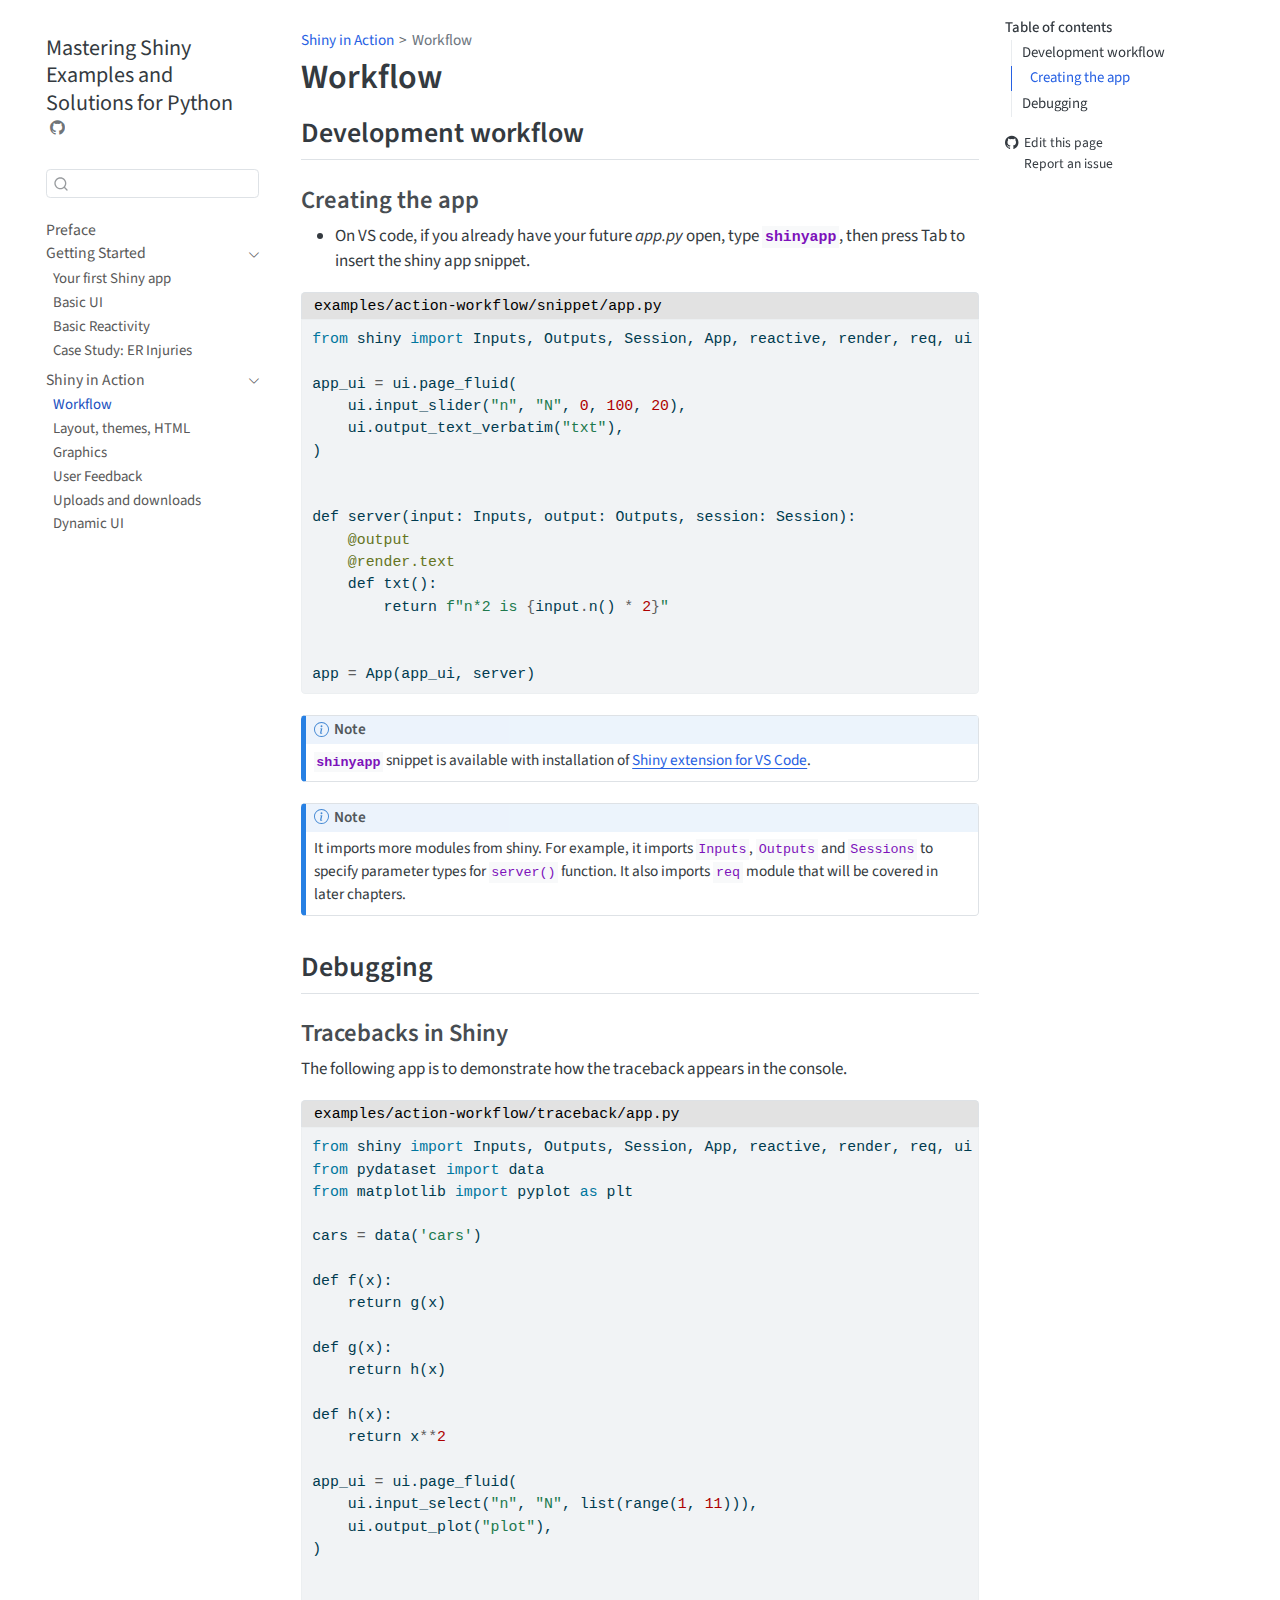
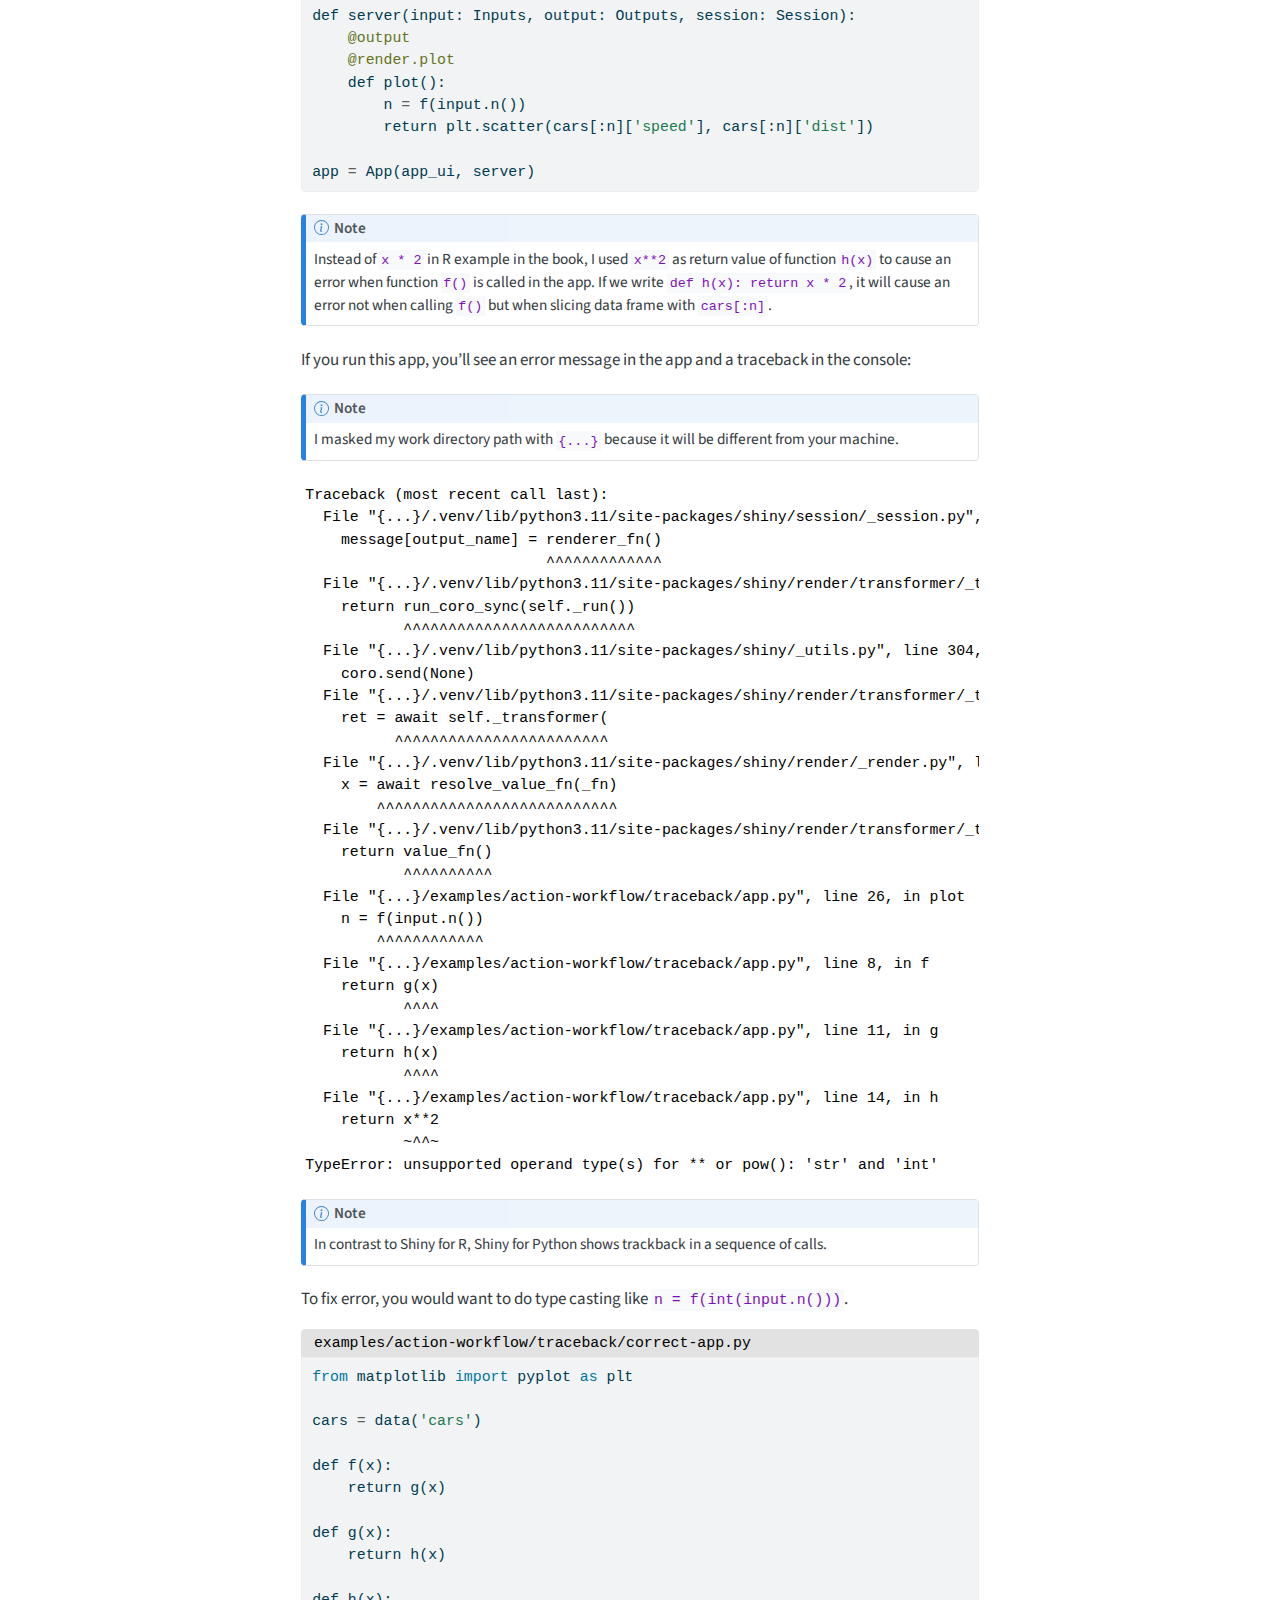
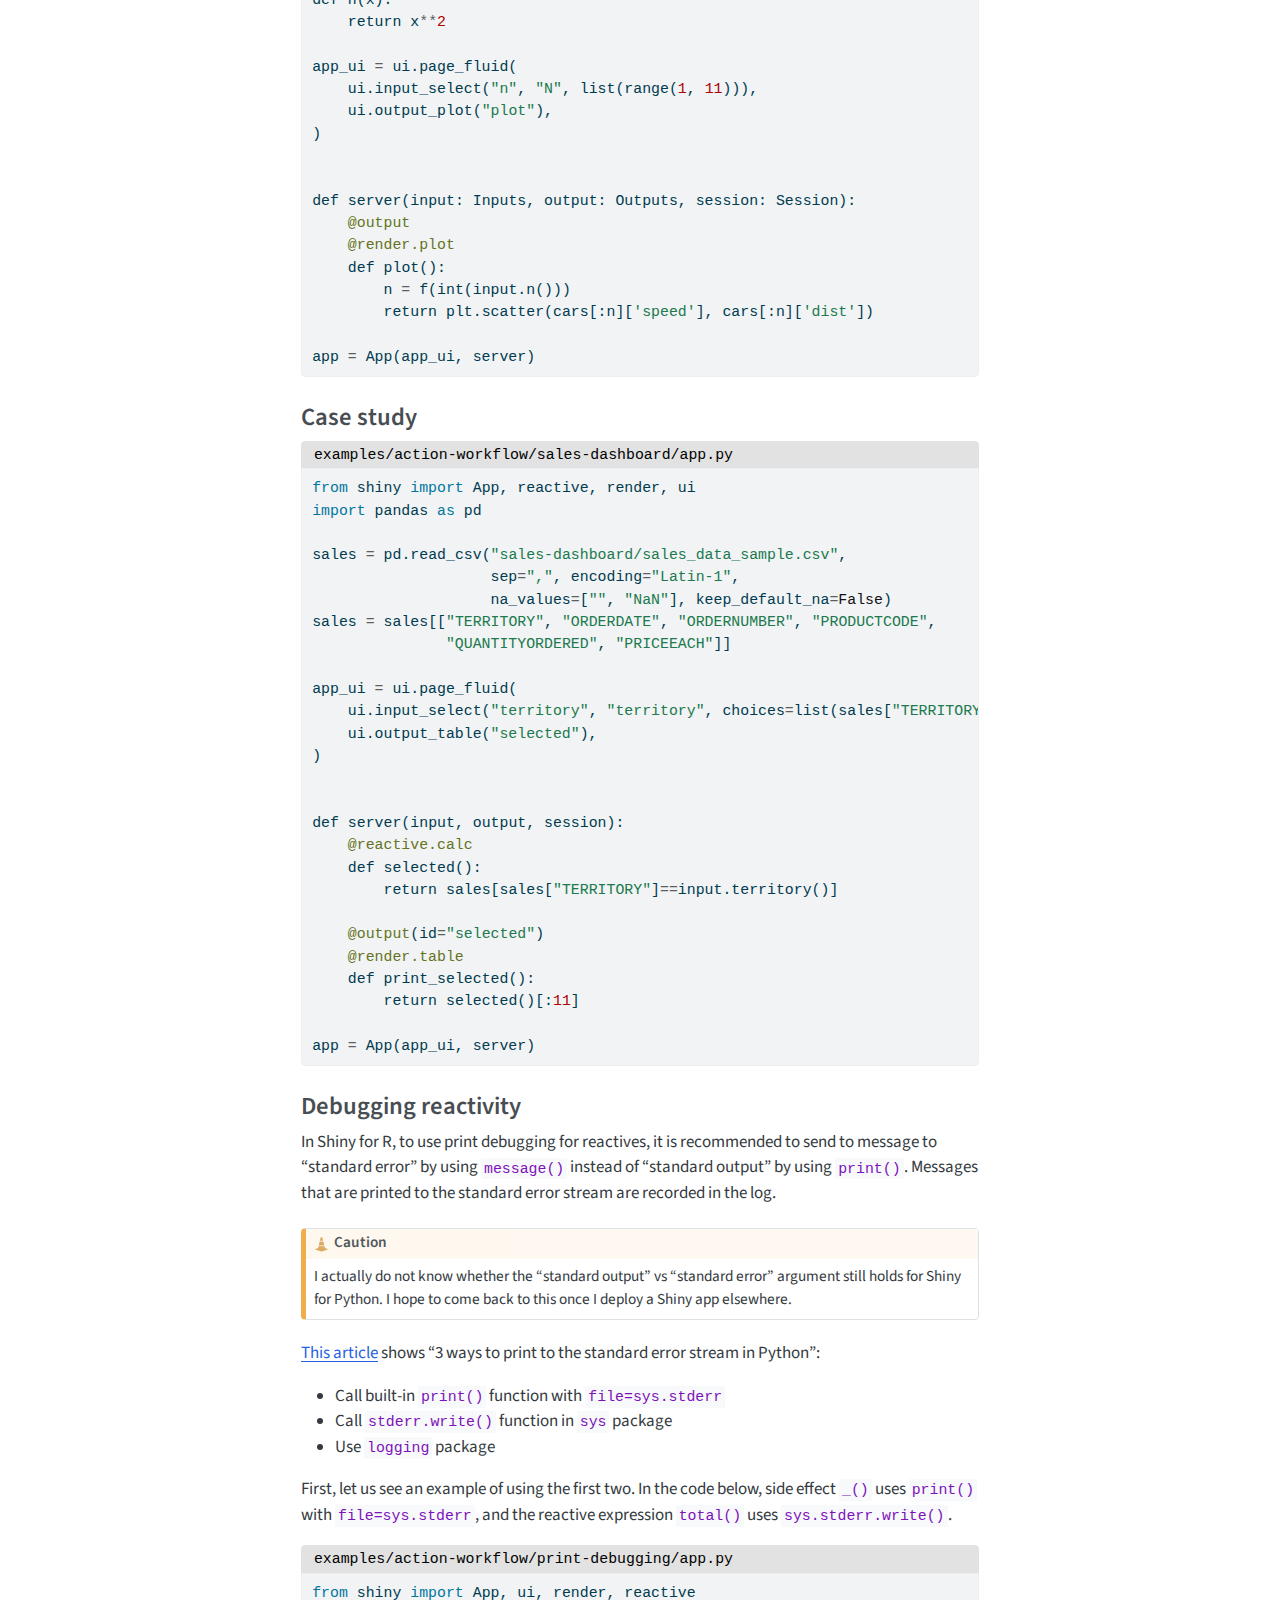
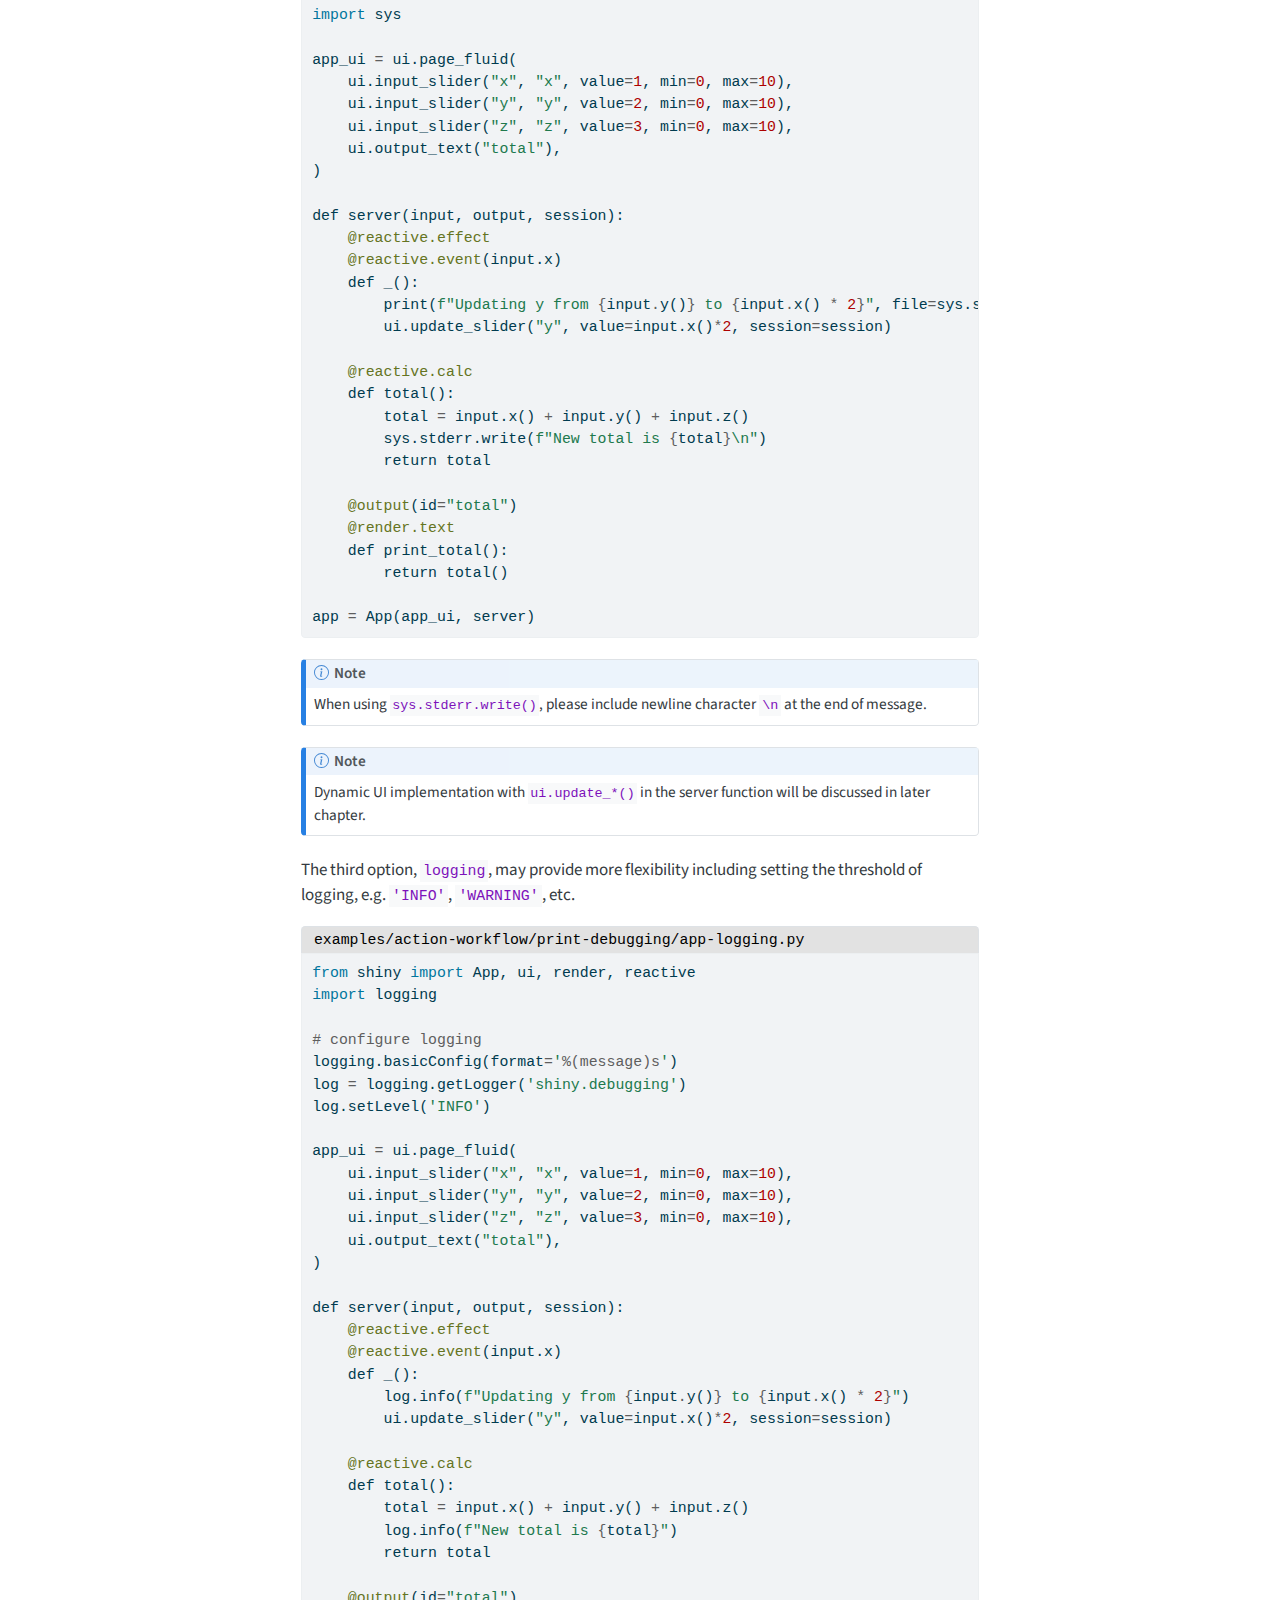
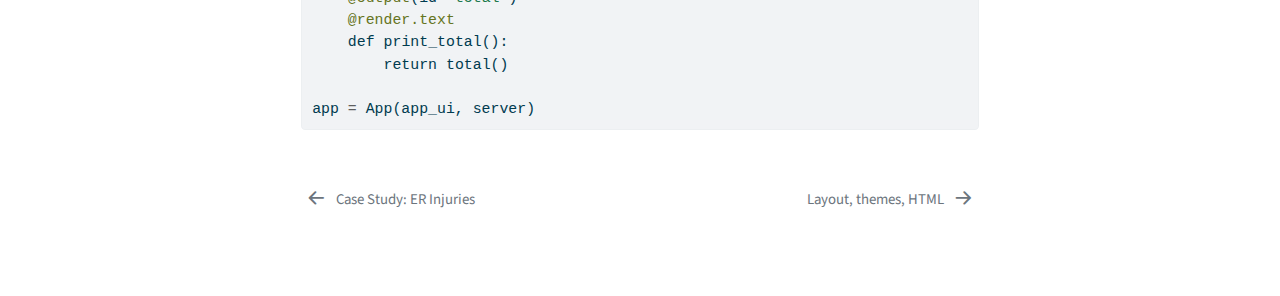
<file: action-workflow.html>
<!DOCTYPE html>
<html xmlns="http://www.w3.org/1999/xhtml" lang="en" xml:lang="en"><head>

<meta charset="utf-8">
<meta name="generator" content="quarto-1.4.554">

<meta name="viewport" content="width=device-width, initial-scale=1.0, user-scalable=yes">


<title>Mastering Shiny Examples and Solutions for Python - Workflow</title>
<style>
code{white-space: pre-wrap;}
span.smallcaps{font-variant: small-caps;}
div.columns{display: flex; gap: min(4vw, 1.5em);}
div.column{flex: auto; overflow-x: auto;}
div.hanging-indent{margin-left: 1.5em; text-indent: -1.5em;}
ul.task-list{list-style: none;}
ul.task-list li input[type="checkbox"] {
  width: 0.8em;
  margin: 0 0.8em 0.2em -1em; /* quarto-specific, see https://github.com/quarto-dev/quarto-cli/issues/4556 */ 
  vertical-align: middle;
}
/* CSS for syntax highlighting */
pre > code.sourceCode { white-space: pre; position: relative; }
pre > code.sourceCode > span { line-height: 1.25; }
pre > code.sourceCode > span:empty { height: 1.2em; }
.sourceCode { overflow: visible; }
code.sourceCode > span { color: inherit; text-decoration: inherit; }
div.sourceCode { margin: 1em 0; }
pre.sourceCode { margin: 0; }
@media screen {
div.sourceCode { overflow: auto; }
}
@media print {
pre > code.sourceCode { white-space: pre-wrap; }
pre > code.sourceCode > span { text-indent: -5em; padding-left: 5em; }
}
pre.numberSource code
  { counter-reset: source-line 0; }
pre.numberSource code > span
  { position: relative; left: -4em; counter-increment: source-line; }
pre.numberSource code > span > a:first-child::before
  { content: counter(source-line);
    position: relative; left: -1em; text-align: right; vertical-align: baseline;
    border: none; display: inline-block;
    -webkit-touch-callout: none; -webkit-user-select: none;
    -khtml-user-select: none; -moz-user-select: none;
    -ms-user-select: none; user-select: none;
    padding: 0 4px; width: 4em;
  }
pre.numberSource { margin-left: 3em;  padding-left: 4px; }
div.sourceCode
  {   }
@media screen {
pre > code.sourceCode > span > a:first-child::before { text-decoration: underline; }
}
</style>


<script src="site_libs/quarto-nav/quarto-nav.js"></script>
<script src="site_libs/quarto-nav/headroom.min.js"></script>
<script src="site_libs/clipboard/clipboard.min.js"></script>
<script src="site_libs/quarto-search/autocomplete.umd.js"></script>
<script src="site_libs/quarto-search/fuse.min.js"></script>
<script src="site_libs/quarto-search/quarto-search.js"></script>
<meta name="quarto:offset" content="./">
<link href="./action-layout.html" rel="next">
<link href="./basic-case-study.html" rel="prev">
<script src="site_libs/quarto-html/quarto.js"></script>
<script src="site_libs/quarto-html/popper.min.js"></script>
<script src="site_libs/quarto-html/tippy.umd.min.js"></script>
<script src="site_libs/quarto-html/anchor.min.js"></script>
<link href="site_libs/quarto-html/tippy.css" rel="stylesheet">
<link href="site_libs/quarto-html/quarto-syntax-highlighting.css" rel="stylesheet" id="quarto-text-highlighting-styles">
<script src="site_libs/bootstrap/bootstrap.min.js"></script>
<link href="site_libs/bootstrap/bootstrap-icons.css" rel="stylesheet">
<link href="site_libs/bootstrap/bootstrap.min.css" rel="stylesheet" id="quarto-bootstrap" data-mode="light">
<script id="quarto-search-options" type="application/json">{
  "location": "sidebar",
  "copy-button": false,
  "collapse-after": 3,
  "panel-placement": "start",
  "type": "textbox",
  "limit": 50,
  "keyboard-shortcut": [
    "f",
    "/",
    "s"
  ],
  "show-item-context": false,
  "language": {
    "search-no-results-text": "No results",
    "search-matching-documents-text": "matching documents",
    "search-copy-link-title": "Copy link to search",
    "search-hide-matches-text": "Hide additional matches",
    "search-more-match-text": "more match in this document",
    "search-more-matches-text": "more matches in this document",
    "search-clear-button-title": "Clear",
    "search-text-placeholder": "",
    "search-detached-cancel-button-title": "Cancel",
    "search-submit-button-title": "Submit",
    "search-label": "Search"
  }
}</script>


</head>

<body class="nav-sidebar floating">

<div id="quarto-search-results"></div>
  <header id="quarto-header" class="headroom fixed-top">
  <nav class="quarto-secondary-nav">
    <div class="container-fluid d-flex">
      <button type="button" class="quarto-btn-toggle btn" data-bs-toggle="collapse" data-bs-target=".quarto-sidebar-collapse-item" aria-controls="quarto-sidebar" aria-expanded="false" aria-label="Toggle sidebar navigation" onclick="if (window.quartoToggleHeadroom) { window.quartoToggleHeadroom(); }">
        <i class="bi bi-layout-text-sidebar-reverse"></i>
      </button>
        <nav class="quarto-page-breadcrumbs" aria-label="breadcrumb"><ol class="breadcrumb"><li class="breadcrumb-item"><a href="./action-workflow.html">Shiny in Action</a></li><li class="breadcrumb-item"><a href="./action-workflow.html"><span class="chapter-title">Workflow</span></a></li></ol></nav>
        <a class="flex-grow-1" role="button" data-bs-toggle="collapse" data-bs-target=".quarto-sidebar-collapse-item" aria-controls="quarto-sidebar" aria-expanded="false" aria-label="Toggle sidebar navigation" onclick="if (window.quartoToggleHeadroom) { window.quartoToggleHeadroom(); }">      
        </a>
      <button type="button" class="btn quarto-search-button" aria-label="" onclick="window.quartoOpenSearch();">
        <i class="bi bi-search"></i>
      </button>
    </div>
  </nav>
</header>
<!-- content -->
<div id="quarto-content" class="quarto-container page-columns page-rows-contents page-layout-article">
<!-- sidebar -->
  <nav id="quarto-sidebar" class="sidebar collapse collapse-horizontal quarto-sidebar-collapse-item sidebar-navigation floating overflow-auto">
    <div class="pt-lg-2 mt-2 text-left sidebar-header">
    <div class="sidebar-title mb-0 py-0">
      <a href="./">Mastering Shiny Examples and Solutions for Python</a> 
        <div class="sidebar-tools-main">
    <a href="https://github.com/youngroklee-ml/mastering-shiny-for-python" title="Source Code" class="quarto-navigation-tool px-1" aria-label="Source Code"><i class="bi bi-github"></i></a>
</div>
    </div>
      </div>
        <div class="mt-2 flex-shrink-0 align-items-center">
        <div class="sidebar-search">
        <div id="quarto-search" class="" title="Search"></div>
        </div>
        </div>
    <div class="sidebar-menu-container"> 
    <ul class="list-unstyled mt-1">
        <li class="sidebar-item">
  <div class="sidebar-item-container"> 
  <a href="./index.html" class="sidebar-item-text sidebar-link">
 <span class="menu-text">Preface</span></a>
  </div>
</li>
        <li class="sidebar-item sidebar-item-section">
      <div class="sidebar-item-container"> 
            <a class="sidebar-item-text sidebar-link text-start" data-bs-toggle="collapse" data-bs-target="#quarto-sidebar-section-1" aria-expanded="true">
 <span class="menu-text">Getting Started</span></a>
          <a class="sidebar-item-toggle text-start" data-bs-toggle="collapse" data-bs-target="#quarto-sidebar-section-1" aria-expanded="true" aria-label="Toggle section">
            <i class="bi bi-chevron-right ms-2"></i>
          </a> 
      </div>
      <ul id="quarto-sidebar-section-1" class="collapse list-unstyled sidebar-section depth1 show">  
          <li class="sidebar-item">
  <div class="sidebar-item-container"> 
  <a href="./basic-app.html" class="sidebar-item-text sidebar-link"><span class="chapter-title">Your first Shiny app</span></a>
  </div>
</li>
          <li class="sidebar-item">
  <div class="sidebar-item-container"> 
  <a href="./basic-ui.html" class="sidebar-item-text sidebar-link"><span class="chapter-title">Basic UI</span></a>
  </div>
</li>
          <li class="sidebar-item">
  <div class="sidebar-item-container"> 
  <a href="./basic-reactivity.html" class="sidebar-item-text sidebar-link"><span class="chapter-title">Basic Reactivity</span></a>
  </div>
</li>
          <li class="sidebar-item">
  <div class="sidebar-item-container"> 
  <a href="./basic-case-study.html" class="sidebar-item-text sidebar-link"><span class="chapter-title">Case Study: ER Injuries</span></a>
  </div>
</li>
      </ul>
  </li>
        <li class="sidebar-item sidebar-item-section">
      <div class="sidebar-item-container"> 
            <a class="sidebar-item-text sidebar-link text-start" data-bs-toggle="collapse" data-bs-target="#quarto-sidebar-section-2" aria-expanded="true">
 <span class="menu-text">Shiny in Action</span></a>
          <a class="sidebar-item-toggle text-start" data-bs-toggle="collapse" data-bs-target="#quarto-sidebar-section-2" aria-expanded="true" aria-label="Toggle section">
            <i class="bi bi-chevron-right ms-2"></i>
          </a> 
      </div>
      <ul id="quarto-sidebar-section-2" class="collapse list-unstyled sidebar-section depth1 show">  
          <li class="sidebar-item">
  <div class="sidebar-item-container"> 
  <a href="./action-workflow.html" class="sidebar-item-text sidebar-link active"><span class="chapter-title">Workflow</span></a>
  </div>
</li>
          <li class="sidebar-item">
  <div class="sidebar-item-container"> 
  <a href="./action-layout.html" class="sidebar-item-text sidebar-link"><span class="chapter-title">Layout, themes, HTML</span></a>
  </div>
</li>
          <li class="sidebar-item">
  <div class="sidebar-item-container"> 
  <a href="./action-graphics.html" class="sidebar-item-text sidebar-link"><span class="chapter-title">Graphics</span></a>
  </div>
</li>
          <li class="sidebar-item">
  <div class="sidebar-item-container"> 
  <a href="./action-feedback.html" class="sidebar-item-text sidebar-link"><span class="chapter-title">User Feedback</span></a>
  </div>
</li>
          <li class="sidebar-item">
  <div class="sidebar-item-container"> 
  <a href="./action-transfer.html" class="sidebar-item-text sidebar-link"><span class="chapter-title">Uploads and downloads</span></a>
  </div>
</li>
          <li class="sidebar-item">
  <div class="sidebar-item-container"> 
  <a href="./action-dynamic.html" class="sidebar-item-text sidebar-link"><span class="chapter-title">Dynamic UI</span></a>
  </div>
</li>
      </ul>
  </li>
    </ul>
    </div>
</nav>
<div id="quarto-sidebar-glass" class="quarto-sidebar-collapse-item" data-bs-toggle="collapse" data-bs-target=".quarto-sidebar-collapse-item"></div>
<!-- margin-sidebar -->
    <div id="quarto-margin-sidebar" class="sidebar margin-sidebar">
        <nav id="TOC" role="doc-toc" class="toc-active">
    <h2 id="toc-title">Table of contents</h2>
   
  <ul>
  <li><a href="#development-workflow" id="toc-development-workflow" class="nav-link active" data-scroll-target="#development-workflow">Development workflow</a>
  <ul class="collapse">
  <li><a href="#creating-the-app" id="toc-creating-the-app" class="nav-link" data-scroll-target="#creating-the-app">Creating the app</a></li>
  </ul></li>
  <li><a href="#debugging" id="toc-debugging" class="nav-link" data-scroll-target="#debugging">Debugging</a>
  <ul class="collapse">
  <li><a href="#tracebacks-in-shiny" id="toc-tracebacks-in-shiny" class="nav-link" data-scroll-target="#tracebacks-in-shiny">Tracebacks in Shiny</a></li>
  <li><a href="#case-study" id="toc-case-study" class="nav-link" data-scroll-target="#case-study">Case study</a></li>
  <li><a href="#debugging-reactivity" id="toc-debugging-reactivity" class="nav-link" data-scroll-target="#debugging-reactivity">Debugging reactivity</a></li>
  </ul></li>
  </ul>
<div class="toc-actions"><ul><li><a href="https://github.com/youngroklee-ml/mastering-shiny-for-python/edit/main/action-workflow.qmd" class="toc-action"><i class="bi bi-github"></i>Edit this page</a></li><li><a href="https://github.com/youngroklee-ml/mastering-shiny-for-python/issues/new" class="toc-action"><i class="bi empty"></i>Report an issue</a></li></ul></div></nav>
    </div>
<!-- main -->
<main class="content" id="quarto-document-content">

<header id="title-block-header" class="quarto-title-block default"><nav class="quarto-page-breadcrumbs quarto-title-breadcrumbs d-none d-lg-block" aria-label="breadcrumb"><ol class="breadcrumb"><li class="breadcrumb-item"><a href="./action-workflow.html">Shiny in Action</a></li><li class="breadcrumb-item"><a href="./action-workflow.html"><span class="chapter-title">Workflow</span></a></li></ol></nav>
<div class="quarto-title">
<h1 class="title"><span class="chapter-title">Workflow</span></h1>
</div>



<div class="quarto-title-meta">

    
  
    
  </div>
  


</header>


<section id="development-workflow" class="level2">
<h2 class="anchored" data-anchor-id="development-workflow">Development workflow</h2>
<section id="creating-the-app" class="level3">
<h3 class="anchored" data-anchor-id="creating-the-app">Creating the app</h3>
<ul>
<li>On VS code, if you already have your future <em>app.py</em> open, type <strong><code>shinyapp</code></strong>, then press Tab to insert the shiny app snippet.</li>
</ul>
<div class="code-with-filename">
<div class="code-with-filename-file">
<pre><strong>examples/action-workflow/snippet/app.py</strong></pre>
</div>
<div class="sourceCode" id="cb1" data-filename="examples/action-workflow/snippet/app.py"><pre class="sourceCode python code-with-copy"><code class="sourceCode python"><span id="cb1-1"><a href="#cb1-1" aria-hidden="true" tabindex="-1"></a><span class="im">from</span> shiny <span class="im">import</span> Inputs, Outputs, Session, App, reactive, render, req, ui</span>
<span id="cb1-2"><a href="#cb1-2" aria-hidden="true" tabindex="-1"></a></span>
<span id="cb1-3"><a href="#cb1-3" aria-hidden="true" tabindex="-1"></a>app_ui <span class="op">=</span> ui.page_fluid(</span>
<span id="cb1-4"><a href="#cb1-4" aria-hidden="true" tabindex="-1"></a>    ui.input_slider(<span class="st">"n"</span>, <span class="st">"N"</span>, <span class="dv">0</span>, <span class="dv">100</span>, <span class="dv">20</span>),</span>
<span id="cb1-5"><a href="#cb1-5" aria-hidden="true" tabindex="-1"></a>    ui.output_text_verbatim(<span class="st">"txt"</span>),</span>
<span id="cb1-6"><a href="#cb1-6" aria-hidden="true" tabindex="-1"></a>)</span>
<span id="cb1-7"><a href="#cb1-7" aria-hidden="true" tabindex="-1"></a></span>
<span id="cb1-8"><a href="#cb1-8" aria-hidden="true" tabindex="-1"></a></span>
<span id="cb1-9"><a href="#cb1-9" aria-hidden="true" tabindex="-1"></a><span class="kw">def</span> server(<span class="bu">input</span>: Inputs, output: Outputs, session: Session):</span>
<span id="cb1-10"><a href="#cb1-10" aria-hidden="true" tabindex="-1"></a>    <span class="at">@output</span></span>
<span id="cb1-11"><a href="#cb1-11" aria-hidden="true" tabindex="-1"></a>    <span class="at">@render.text</span></span>
<span id="cb1-12"><a href="#cb1-12" aria-hidden="true" tabindex="-1"></a>    <span class="kw">def</span> txt():</span>
<span id="cb1-13"><a href="#cb1-13" aria-hidden="true" tabindex="-1"></a>        <span class="cf">return</span> <span class="ss">f"n*2 is </span><span class="sc">{</span><span class="bu">input</span><span class="sc">.</span>n() <span class="op">*</span> <span class="dv">2</span><span class="sc">}</span><span class="ss">"</span></span>
<span id="cb1-14"><a href="#cb1-14" aria-hidden="true" tabindex="-1"></a></span>
<span id="cb1-15"><a href="#cb1-15" aria-hidden="true" tabindex="-1"></a></span>
<span id="cb1-16"><a href="#cb1-16" aria-hidden="true" tabindex="-1"></a>app <span class="op">=</span> App(app_ui, server)</span></code><button title="Copy to Clipboard" class="code-copy-button"><i class="bi"></i></button></pre></div>
</div>
<div class="callout callout-style-default callout-note callout-titled">
<div class="callout-header d-flex align-content-center">
<div class="callout-icon-container">
<i class="callout-icon"></i>
</div>
<div class="callout-title-container flex-fill">
Note
</div>
</div>
<div class="callout-body-container callout-body">
<p><strong><code>shinyapp</code></strong> snippet is available with installation of <a href="https://marketplace.visualstudio.com/items?itemName=posit.shiny">Shiny extension for VS Code</a>.</p>
</div>
</div>
<div class="callout callout-style-default callout-note callout-titled">
<div class="callout-header d-flex align-content-center">
<div class="callout-icon-container">
<i class="callout-icon"></i>
</div>
<div class="callout-title-container flex-fill">
Note
</div>
</div>
<div class="callout-body-container callout-body">
<p>It imports more modules from shiny. For example, it imports <code>Inputs</code>, <code>Outputs</code> and <code>Sessions</code> to specify parameter types for <code>server()</code> function. It also imports <code>req</code> module that will be covered in later chapters.</p>
</div>
</div>
</section>
</section>
<section id="debugging" class="level2">
<h2 class="anchored" data-anchor-id="debugging">Debugging</h2>
<section id="tracebacks-in-shiny" class="level3">
<h3 class="anchored" data-anchor-id="tracebacks-in-shiny">Tracebacks in Shiny</h3>
<p>The following app is to demonstrate how the traceback appears in the console.</p>
<div class="code-with-filename">
<div class="code-with-filename-file">
<pre><strong>examples/action-workflow/traceback/app.py</strong></pre>
</div>
<div class="sourceCode" id="cb2" data-filename="examples/action-workflow/traceback/app.py"><pre class="sourceCode python code-with-copy"><code class="sourceCode python"><span id="cb2-1"><a href="#cb2-1" aria-hidden="true" tabindex="-1"></a><span class="im">from</span> shiny <span class="im">import</span> Inputs, Outputs, Session, App, reactive, render, req, ui</span>
<span id="cb2-2"><a href="#cb2-2" aria-hidden="true" tabindex="-1"></a><span class="im">from</span> pydataset <span class="im">import</span> data</span>
<span id="cb2-3"><a href="#cb2-3" aria-hidden="true" tabindex="-1"></a><span class="im">from</span> matplotlib <span class="im">import</span> pyplot <span class="im">as</span> plt</span>
<span id="cb2-4"><a href="#cb2-4" aria-hidden="true" tabindex="-1"></a></span>
<span id="cb2-5"><a href="#cb2-5" aria-hidden="true" tabindex="-1"></a>cars <span class="op">=</span> data(<span class="st">'cars'</span>)</span>
<span id="cb2-6"><a href="#cb2-6" aria-hidden="true" tabindex="-1"></a></span>
<span id="cb2-7"><a href="#cb2-7" aria-hidden="true" tabindex="-1"></a><span class="kw">def</span> f(x):</span>
<span id="cb2-8"><a href="#cb2-8" aria-hidden="true" tabindex="-1"></a>    <span class="cf">return</span> g(x)</span>
<span id="cb2-9"><a href="#cb2-9" aria-hidden="true" tabindex="-1"></a></span>
<span id="cb2-10"><a href="#cb2-10" aria-hidden="true" tabindex="-1"></a><span class="kw">def</span> g(x):</span>
<span id="cb2-11"><a href="#cb2-11" aria-hidden="true" tabindex="-1"></a>    <span class="cf">return</span> h(x)</span>
<span id="cb2-12"><a href="#cb2-12" aria-hidden="true" tabindex="-1"></a></span>
<span id="cb2-13"><a href="#cb2-13" aria-hidden="true" tabindex="-1"></a><span class="kw">def</span> h(x):</span>
<span id="cb2-14"><a href="#cb2-14" aria-hidden="true" tabindex="-1"></a>    <span class="cf">return</span> x<span class="op">**</span><span class="dv">2</span></span>
<span id="cb2-15"><a href="#cb2-15" aria-hidden="true" tabindex="-1"></a></span>
<span id="cb2-16"><a href="#cb2-16" aria-hidden="true" tabindex="-1"></a>app_ui <span class="op">=</span> ui.page_fluid(</span>
<span id="cb2-17"><a href="#cb2-17" aria-hidden="true" tabindex="-1"></a>    ui.input_select(<span class="st">"n"</span>, <span class="st">"N"</span>, <span class="bu">list</span>(<span class="bu">range</span>(<span class="dv">1</span>, <span class="dv">11</span>))),</span>
<span id="cb2-18"><a href="#cb2-18" aria-hidden="true" tabindex="-1"></a>    ui.output_plot(<span class="st">"plot"</span>),</span>
<span id="cb2-19"><a href="#cb2-19" aria-hidden="true" tabindex="-1"></a>)</span>
<span id="cb2-20"><a href="#cb2-20" aria-hidden="true" tabindex="-1"></a></span>
<span id="cb2-21"><a href="#cb2-21" aria-hidden="true" tabindex="-1"></a></span>
<span id="cb2-22"><a href="#cb2-22" aria-hidden="true" tabindex="-1"></a><span class="kw">def</span> server(<span class="bu">input</span>: Inputs, output: Outputs, session: Session):</span>
<span id="cb2-23"><a href="#cb2-23" aria-hidden="true" tabindex="-1"></a>    <span class="at">@output</span></span>
<span id="cb2-24"><a href="#cb2-24" aria-hidden="true" tabindex="-1"></a>    <span class="at">@render.plot</span></span>
<span id="cb2-25"><a href="#cb2-25" aria-hidden="true" tabindex="-1"></a>    <span class="kw">def</span> plot():</span>
<span id="cb2-26"><a href="#cb2-26" aria-hidden="true" tabindex="-1"></a>        n <span class="op">=</span> f(<span class="bu">input</span>.n())</span>
<span id="cb2-27"><a href="#cb2-27" aria-hidden="true" tabindex="-1"></a>        <span class="cf">return</span> plt.scatter(cars[:n][<span class="st">'speed'</span>], cars[:n][<span class="st">'dist'</span>])</span>
<span id="cb2-28"><a href="#cb2-28" aria-hidden="true" tabindex="-1"></a></span>
<span id="cb2-29"><a href="#cb2-29" aria-hidden="true" tabindex="-1"></a>app <span class="op">=</span> App(app_ui, server)</span></code><button title="Copy to Clipboard" class="code-copy-button"><i class="bi"></i></button></pre></div>
</div>
<div class="callout callout-style-default callout-note callout-titled">
<div class="callout-header d-flex align-content-center">
<div class="callout-icon-container">
<i class="callout-icon"></i>
</div>
<div class="callout-title-container flex-fill">
Note
</div>
</div>
<div class="callout-body-container callout-body">
<p>Instead of <code>x * 2</code> in R example in the book, I used <code>x**2</code> as return value of function <code>h(x)</code> to cause an error when function <code>f()</code> is called in the app. If we write <code>def h(x): return x * 2</code>, it will cause an error not when calling <code>f()</code> but when slicing data frame with <code>cars[:n]</code>.</p>
</div>
</div>
<p>If you run this app, you’ll see an error message in the app and a traceback in the console:</p>
<div class="callout callout-style-default callout-note callout-titled">
<div class="callout-header d-flex align-content-center">
<div class="callout-icon-container">
<i class="callout-icon"></i>
</div>
<div class="callout-title-container flex-fill">
Note
</div>
</div>
<div class="callout-body-container callout-body">
<p>I masked my work directory path with <code>{...}</code> because it will be different from your machine.</p>
</div>
</div>
<pre><code>Traceback (most recent call last):
  File "{...}/.venv/lib/python3.11/site-packages/shiny/session/_session.py", line 1025, in output_obs
    message[output_name] = renderer_fn()
                           ^^^^^^^^^^^^^
  File "{...}/.venv/lib/python3.11/site-packages/shiny/render/transformer/_transformer.py", line 407, in __call__
    return run_coro_sync(self._run())
           ^^^^^^^^^^^^^^^^^^^^^^^^^^
  File "{...}/.venv/lib/python3.11/site-packages/shiny/_utils.py", line 304, in run_coro_sync
    coro.send(None)
  File "{...}/.venv/lib/python3.11/site-packages/shiny/render/transformer/_transformer.py", line 322, in _run
    ret = await self._transformer(
          ^^^^^^^^^^^^^^^^^^^^^^^^
  File "{...}/.venv/lib/python3.11/site-packages/shiny/render/_render.py", line 159, in PlotTransformer
    x = await resolve_value_fn(_fn)
        ^^^^^^^^^^^^^^^^^^^^^^^^^^^
  File "{...}/.venv/lib/python3.11/site-packages/shiny/render/transformer/_transformer.py", line 802, in resolve_value_fn
    return value_fn()
           ^^^^^^^^^^
  File "{...}/examples/action-workflow/traceback/app.py", line 26, in plot
    n = f(input.n())
        ^^^^^^^^^^^^
  File "{...}/examples/action-workflow/traceback/app.py", line 8, in f
    return g(x)
           ^^^^
  File "{...}/examples/action-workflow/traceback/app.py", line 11, in g
    return h(x)
           ^^^^
  File "{...}/examples/action-workflow/traceback/app.py", line 14, in h
    return x**2
           ~^^~
TypeError: unsupported operand type(s) for ** or pow(): 'str' and 'int'</code></pre>
<div class="callout callout-style-default callout-note callout-titled">
<div class="callout-header d-flex align-content-center">
<div class="callout-icon-container">
<i class="callout-icon"></i>
</div>
<div class="callout-title-container flex-fill">
Note
</div>
</div>
<div class="callout-body-container callout-body">
<p>In contrast to Shiny for R, Shiny for Python shows trackback in a sequence of calls.</p>
</div>
</div>
<p>To fix error, you would want to do type casting like <code>n = f(int(input.n()))</code>.</p>
<div class="code-with-filename">
<div class="code-with-filename-file">
<pre><strong>examples/action-workflow/traceback/correct-app.py</strong></pre>
</div>
<div class="sourceCode" id="cb4" data-filename="examples/action-workflow/traceback/correct-app.py"><pre class="sourceCode python code-with-copy"><code class="sourceCode python"><span id="cb4-1"><a href="#cb4-1" aria-hidden="true" tabindex="-1"></a><span class="im">from</span> matplotlib <span class="im">import</span> pyplot <span class="im">as</span> plt</span>
<span id="cb4-2"><a href="#cb4-2" aria-hidden="true" tabindex="-1"></a></span>
<span id="cb4-3"><a href="#cb4-3" aria-hidden="true" tabindex="-1"></a>cars <span class="op">=</span> data(<span class="st">'cars'</span>)</span>
<span id="cb4-4"><a href="#cb4-4" aria-hidden="true" tabindex="-1"></a></span>
<span id="cb4-5"><a href="#cb4-5" aria-hidden="true" tabindex="-1"></a><span class="kw">def</span> f(x):</span>
<span id="cb4-6"><a href="#cb4-6" aria-hidden="true" tabindex="-1"></a>    <span class="cf">return</span> g(x)</span>
<span id="cb4-7"><a href="#cb4-7" aria-hidden="true" tabindex="-1"></a></span>
<span id="cb4-8"><a href="#cb4-8" aria-hidden="true" tabindex="-1"></a><span class="kw">def</span> g(x):</span>
<span id="cb4-9"><a href="#cb4-9" aria-hidden="true" tabindex="-1"></a>    <span class="cf">return</span> h(x)</span>
<span id="cb4-10"><a href="#cb4-10" aria-hidden="true" tabindex="-1"></a></span>
<span id="cb4-11"><a href="#cb4-11" aria-hidden="true" tabindex="-1"></a><span class="kw">def</span> h(x):</span>
<span id="cb4-12"><a href="#cb4-12" aria-hidden="true" tabindex="-1"></a>    <span class="cf">return</span> x<span class="op">**</span><span class="dv">2</span></span>
<span id="cb4-13"><a href="#cb4-13" aria-hidden="true" tabindex="-1"></a></span>
<span id="cb4-14"><a href="#cb4-14" aria-hidden="true" tabindex="-1"></a>app_ui <span class="op">=</span> ui.page_fluid(</span>
<span id="cb4-15"><a href="#cb4-15" aria-hidden="true" tabindex="-1"></a>    ui.input_select(<span class="st">"n"</span>, <span class="st">"N"</span>, <span class="bu">list</span>(<span class="bu">range</span>(<span class="dv">1</span>, <span class="dv">11</span>))),</span>
<span id="cb4-16"><a href="#cb4-16" aria-hidden="true" tabindex="-1"></a>    ui.output_plot(<span class="st">"plot"</span>),</span>
<span id="cb4-17"><a href="#cb4-17" aria-hidden="true" tabindex="-1"></a>)</span>
<span id="cb4-18"><a href="#cb4-18" aria-hidden="true" tabindex="-1"></a></span>
<span id="cb4-19"><a href="#cb4-19" aria-hidden="true" tabindex="-1"></a></span>
<span id="cb4-20"><a href="#cb4-20" aria-hidden="true" tabindex="-1"></a><span class="kw">def</span> server(<span class="bu">input</span>: Inputs, output: Outputs, session: Session):</span>
<span id="cb4-21"><a href="#cb4-21" aria-hidden="true" tabindex="-1"></a>    <span class="at">@output</span></span>
<span id="cb4-22"><a href="#cb4-22" aria-hidden="true" tabindex="-1"></a>    <span class="at">@render.plot</span></span>
<span id="cb4-23"><a href="#cb4-23" aria-hidden="true" tabindex="-1"></a>    <span class="kw">def</span> plot():</span>
<span id="cb4-24"><a href="#cb4-24" aria-hidden="true" tabindex="-1"></a>        n <span class="op">=</span> f(<span class="bu">int</span>(<span class="bu">input</span>.n()))</span>
<span id="cb4-25"><a href="#cb4-25" aria-hidden="true" tabindex="-1"></a>        <span class="cf">return</span> plt.scatter(cars[:n][<span class="st">'speed'</span>], cars[:n][<span class="st">'dist'</span>])</span>
<span id="cb4-26"><a href="#cb4-26" aria-hidden="true" tabindex="-1"></a></span>
<span id="cb4-27"><a href="#cb4-27" aria-hidden="true" tabindex="-1"></a>app <span class="op">=</span> App(app_ui, server)</span></code><button title="Copy to Clipboard" class="code-copy-button"><i class="bi"></i></button></pre></div>
</div>
</section>
<section id="case-study" class="level3">
<h3 class="anchored" data-anchor-id="case-study">Case study</h3>
<div class="code-with-filename">
<div class="code-with-filename-file">
<pre><strong>examples/action-workflow/sales-dashboard/app.py</strong></pre>
</div>
<div class="sourceCode" id="cb5" data-filename="examples/action-workflow/sales-dashboard/app.py"><pre class="sourceCode python code-with-copy"><code class="sourceCode python"><span id="cb5-1"><a href="#cb5-1" aria-hidden="true" tabindex="-1"></a><span class="im">from</span> shiny <span class="im">import</span> App, reactive, render, ui</span>
<span id="cb5-2"><a href="#cb5-2" aria-hidden="true" tabindex="-1"></a><span class="im">import</span> pandas <span class="im">as</span> pd</span>
<span id="cb5-3"><a href="#cb5-3" aria-hidden="true" tabindex="-1"></a></span>
<span id="cb5-4"><a href="#cb5-4" aria-hidden="true" tabindex="-1"></a>sales <span class="op">=</span> pd.read_csv(<span class="st">"sales-dashboard/sales_data_sample.csv"</span>, </span>
<span id="cb5-5"><a href="#cb5-5" aria-hidden="true" tabindex="-1"></a>                    sep<span class="op">=</span><span class="st">","</span>, encoding<span class="op">=</span><span class="st">"Latin-1"</span>, </span>
<span id="cb5-6"><a href="#cb5-6" aria-hidden="true" tabindex="-1"></a>                    na_values<span class="op">=</span>[<span class="st">""</span>, <span class="st">"NaN"</span>], keep_default_na<span class="op">=</span><span class="va">False</span>)</span>
<span id="cb5-7"><a href="#cb5-7" aria-hidden="true" tabindex="-1"></a>sales <span class="op">=</span> sales[[<span class="st">"TERRITORY"</span>, <span class="st">"ORDERDATE"</span>, <span class="st">"ORDERNUMBER"</span>, <span class="st">"PRODUCTCODE"</span>, </span>
<span id="cb5-8"><a href="#cb5-8" aria-hidden="true" tabindex="-1"></a>               <span class="st">"QUANTITYORDERED"</span>, <span class="st">"PRICEEACH"</span>]]</span>
<span id="cb5-9"><a href="#cb5-9" aria-hidden="true" tabindex="-1"></a></span>
<span id="cb5-10"><a href="#cb5-10" aria-hidden="true" tabindex="-1"></a>app_ui <span class="op">=</span> ui.page_fluid(</span>
<span id="cb5-11"><a href="#cb5-11" aria-hidden="true" tabindex="-1"></a>    ui.input_select(<span class="st">"territory"</span>, <span class="st">"territory"</span>, choices<span class="op">=</span><span class="bu">list</span>(sales[<span class="st">"TERRITORY"</span>].unique())),</span>
<span id="cb5-12"><a href="#cb5-12" aria-hidden="true" tabindex="-1"></a>    ui.output_table(<span class="st">"selected"</span>),</span>
<span id="cb5-13"><a href="#cb5-13" aria-hidden="true" tabindex="-1"></a>)</span>
<span id="cb5-14"><a href="#cb5-14" aria-hidden="true" tabindex="-1"></a></span>
<span id="cb5-15"><a href="#cb5-15" aria-hidden="true" tabindex="-1"></a></span>
<span id="cb5-16"><a href="#cb5-16" aria-hidden="true" tabindex="-1"></a><span class="kw">def</span> server(<span class="bu">input</span>, output, session):</span>
<span id="cb5-17"><a href="#cb5-17" aria-hidden="true" tabindex="-1"></a>    <span class="at">@reactive.calc</span></span>
<span id="cb5-18"><a href="#cb5-18" aria-hidden="true" tabindex="-1"></a>    <span class="kw">def</span> selected():</span>
<span id="cb5-19"><a href="#cb5-19" aria-hidden="true" tabindex="-1"></a>        <span class="cf">return</span> sales[sales[<span class="st">"TERRITORY"</span>]<span class="op">==</span><span class="bu">input</span>.territory()]</span>
<span id="cb5-20"><a href="#cb5-20" aria-hidden="true" tabindex="-1"></a></span>
<span id="cb5-21"><a href="#cb5-21" aria-hidden="true" tabindex="-1"></a>    <span class="at">@output</span>(<span class="bu">id</span><span class="op">=</span><span class="st">"selected"</span>)</span>
<span id="cb5-22"><a href="#cb5-22" aria-hidden="true" tabindex="-1"></a>    <span class="at">@render.table</span></span>
<span id="cb5-23"><a href="#cb5-23" aria-hidden="true" tabindex="-1"></a>    <span class="kw">def</span> print_selected():</span>
<span id="cb5-24"><a href="#cb5-24" aria-hidden="true" tabindex="-1"></a>        <span class="cf">return</span> selected()[:<span class="dv">11</span>]</span>
<span id="cb5-25"><a href="#cb5-25" aria-hidden="true" tabindex="-1"></a></span>
<span id="cb5-26"><a href="#cb5-26" aria-hidden="true" tabindex="-1"></a>app <span class="op">=</span> App(app_ui, server)</span></code><button title="Copy to Clipboard" class="code-copy-button"><i class="bi"></i></button></pre></div>
</div>
</section>
<section id="debugging-reactivity" class="level3">
<h3 class="anchored" data-anchor-id="debugging-reactivity">Debugging reactivity</h3>
<p>In Shiny for R, to use print debugging for reactives, it is recommended to send to message to “standard error” by using <code>message()</code> instead of “standard output” by using <code>print()</code>. Messages that are printed to the standard error stream are recorded in the log.</p>
<div class="callout callout-style-default callout-caution callout-titled">
<div class="callout-header d-flex align-content-center">
<div class="callout-icon-container">
<i class="callout-icon"></i>
</div>
<div class="callout-title-container flex-fill">
Caution
</div>
</div>
<div class="callout-body-container callout-body">
<p>I actually do not know whether the “standard output” vs “standard error” argument still holds for Shiny for Python. I hope to come back to this once I deploy a Shiny app elsewhere.</p>
</div>
</div>
<p><a href="https://learnpython.com/blog/python-standard-error-stream">This article</a> shows “3 ways to print to the standard error stream in Python”:</p>
<ul>
<li>Call built-in <code>print()</code> function with <code>file=sys.stderr</code></li>
<li>Call <code>stderr.write()</code> function in <code>sys</code> package</li>
<li>Use <code>logging</code> package</li>
</ul>
<p>First, let us see an example of using the first two. In the code below, side effect <code>_()</code> uses <code>print()</code> with <code>file=sys.stderr</code>, and the reactive expression <code>total()</code> uses <code>sys.stderr.write()</code>.</p>
<div class="code-with-filename">
<div class="code-with-filename-file">
<pre><strong>examples/action-workflow/print-debugging/app.py</strong></pre>
</div>
<div class="sourceCode" id="cb6" data-filename="examples/action-workflow/print-debugging/app.py"><pre class="sourceCode python code-with-copy"><code class="sourceCode python"><span id="cb6-1"><a href="#cb6-1" aria-hidden="true" tabindex="-1"></a><span class="im">from</span> shiny <span class="im">import</span> App, ui, render, reactive</span>
<span id="cb6-2"><a href="#cb6-2" aria-hidden="true" tabindex="-1"></a><span class="im">import</span> sys</span>
<span id="cb6-3"><a href="#cb6-3" aria-hidden="true" tabindex="-1"></a></span>
<span id="cb6-4"><a href="#cb6-4" aria-hidden="true" tabindex="-1"></a>app_ui <span class="op">=</span> ui.page_fluid(</span>
<span id="cb6-5"><a href="#cb6-5" aria-hidden="true" tabindex="-1"></a>    ui.input_slider(<span class="st">"x"</span>, <span class="st">"x"</span>, value<span class="op">=</span><span class="dv">1</span>, <span class="bu">min</span><span class="op">=</span><span class="dv">0</span>, <span class="bu">max</span><span class="op">=</span><span class="dv">10</span>),</span>
<span id="cb6-6"><a href="#cb6-6" aria-hidden="true" tabindex="-1"></a>    ui.input_slider(<span class="st">"y"</span>, <span class="st">"y"</span>, value<span class="op">=</span><span class="dv">2</span>, <span class="bu">min</span><span class="op">=</span><span class="dv">0</span>, <span class="bu">max</span><span class="op">=</span><span class="dv">10</span>),</span>
<span id="cb6-7"><a href="#cb6-7" aria-hidden="true" tabindex="-1"></a>    ui.input_slider(<span class="st">"z"</span>, <span class="st">"z"</span>, value<span class="op">=</span><span class="dv">3</span>, <span class="bu">min</span><span class="op">=</span><span class="dv">0</span>, <span class="bu">max</span><span class="op">=</span><span class="dv">10</span>),</span>
<span id="cb6-8"><a href="#cb6-8" aria-hidden="true" tabindex="-1"></a>    ui.output_text(<span class="st">"total"</span>),</span>
<span id="cb6-9"><a href="#cb6-9" aria-hidden="true" tabindex="-1"></a>)</span>
<span id="cb6-10"><a href="#cb6-10" aria-hidden="true" tabindex="-1"></a></span>
<span id="cb6-11"><a href="#cb6-11" aria-hidden="true" tabindex="-1"></a><span class="kw">def</span> server(<span class="bu">input</span>, output, session):</span>
<span id="cb6-12"><a href="#cb6-12" aria-hidden="true" tabindex="-1"></a>    <span class="at">@reactive.effect</span></span>
<span id="cb6-13"><a href="#cb6-13" aria-hidden="true" tabindex="-1"></a>    <span class="at">@reactive.event</span>(<span class="bu">input</span>.x)</span>
<span id="cb6-14"><a href="#cb6-14" aria-hidden="true" tabindex="-1"></a>    <span class="kw">def</span> _():</span>
<span id="cb6-15"><a href="#cb6-15" aria-hidden="true" tabindex="-1"></a>        <span class="bu">print</span>(<span class="ss">f"Updating y from </span><span class="sc">{</span><span class="bu">input</span><span class="sc">.</span>y()<span class="sc">}</span><span class="ss"> to </span><span class="sc">{</span><span class="bu">input</span><span class="sc">.</span>x() <span class="op">*</span> <span class="dv">2</span><span class="sc">}</span><span class="ss">"</span>, <span class="bu">file</span><span class="op">=</span>sys.stderr)</span>
<span id="cb6-16"><a href="#cb6-16" aria-hidden="true" tabindex="-1"></a>        ui.update_slider(<span class="st">"y"</span>, value<span class="op">=</span><span class="bu">input</span>.x()<span class="op">*</span><span class="dv">2</span>, session<span class="op">=</span>session)</span>
<span id="cb6-17"><a href="#cb6-17" aria-hidden="true" tabindex="-1"></a>    </span>
<span id="cb6-18"><a href="#cb6-18" aria-hidden="true" tabindex="-1"></a>    <span class="at">@reactive.calc</span></span>
<span id="cb6-19"><a href="#cb6-19" aria-hidden="true" tabindex="-1"></a>    <span class="kw">def</span> total():</span>
<span id="cb6-20"><a href="#cb6-20" aria-hidden="true" tabindex="-1"></a>        total <span class="op">=</span> <span class="bu">input</span>.x() <span class="op">+</span> <span class="bu">input</span>.y() <span class="op">+</span> <span class="bu">input</span>.z()</span>
<span id="cb6-21"><a href="#cb6-21" aria-hidden="true" tabindex="-1"></a>        sys.stderr.write(<span class="ss">f"New total is </span><span class="sc">{</span>total<span class="sc">}</span><span class="ch">\n</span><span class="ss">"</span>)</span>
<span id="cb6-22"><a href="#cb6-22" aria-hidden="true" tabindex="-1"></a>        <span class="cf">return</span> total</span>
<span id="cb6-23"><a href="#cb6-23" aria-hidden="true" tabindex="-1"></a>    </span>
<span id="cb6-24"><a href="#cb6-24" aria-hidden="true" tabindex="-1"></a>    <span class="at">@output</span>(<span class="bu">id</span><span class="op">=</span><span class="st">"total"</span>)</span>
<span id="cb6-25"><a href="#cb6-25" aria-hidden="true" tabindex="-1"></a>    <span class="at">@render.text</span></span>
<span id="cb6-26"><a href="#cb6-26" aria-hidden="true" tabindex="-1"></a>    <span class="kw">def</span> print_total():</span>
<span id="cb6-27"><a href="#cb6-27" aria-hidden="true" tabindex="-1"></a>        <span class="cf">return</span> total()</span>
<span id="cb6-28"><a href="#cb6-28" aria-hidden="true" tabindex="-1"></a>    </span>
<span id="cb6-29"><a href="#cb6-29" aria-hidden="true" tabindex="-1"></a>app <span class="op">=</span> App(app_ui, server)</span></code><button title="Copy to Clipboard" class="code-copy-button"><i class="bi"></i></button></pre></div>
</div>
<div class="callout callout-style-default callout-note callout-titled">
<div class="callout-header d-flex align-content-center">
<div class="callout-icon-container">
<i class="callout-icon"></i>
</div>
<div class="callout-title-container flex-fill">
Note
</div>
</div>
<div class="callout-body-container callout-body">
<p>When using <code>sys.stderr.write()</code>, please include newline character <code>\n</code> at the end of message.</p>
</div>
</div>
<div class="callout callout-style-default callout-note callout-titled">
<div class="callout-header d-flex align-content-center">
<div class="callout-icon-container">
<i class="callout-icon"></i>
</div>
<div class="callout-title-container flex-fill">
Note
</div>
</div>
<div class="callout-body-container callout-body">
<p>Dynamic UI implementation with <code>ui.update_*()</code> in the server function will be discussed in later chapter.</p>
</div>
</div>
<p>The third option, <code>logging</code>, may provide more flexibility including setting the threshold of logging, e.g.&nbsp;<code>'INFO'</code>, <code>'WARNING'</code>, etc.</p>
<div class="code-with-filename">
<div class="code-with-filename-file">
<pre><strong>examples/action-workflow/print-debugging/app-logging.py</strong></pre>
</div>
<div class="sourceCode" id="cb7" data-filename="examples/action-workflow/print-debugging/app-logging.py"><pre class="sourceCode python code-with-copy"><code class="sourceCode python"><span id="cb7-1"><a href="#cb7-1" aria-hidden="true" tabindex="-1"></a><span class="im">from</span> shiny <span class="im">import</span> App, ui, render, reactive</span>
<span id="cb7-2"><a href="#cb7-2" aria-hidden="true" tabindex="-1"></a><span class="im">import</span> logging</span>
<span id="cb7-3"><a href="#cb7-3" aria-hidden="true" tabindex="-1"></a></span>
<span id="cb7-4"><a href="#cb7-4" aria-hidden="true" tabindex="-1"></a><span class="co"># configure logging</span></span>
<span id="cb7-5"><a href="#cb7-5" aria-hidden="true" tabindex="-1"></a>logging.basicConfig(<span class="bu">format</span><span class="op">=</span><span class="st">'</span><span class="sc">%(message)s</span><span class="st">'</span>)</span>
<span id="cb7-6"><a href="#cb7-6" aria-hidden="true" tabindex="-1"></a>log <span class="op">=</span> logging.getLogger(<span class="st">'shiny.debugging'</span>)</span>
<span id="cb7-7"><a href="#cb7-7" aria-hidden="true" tabindex="-1"></a>log.setLevel(<span class="st">'INFO'</span>)</span>
<span id="cb7-8"><a href="#cb7-8" aria-hidden="true" tabindex="-1"></a></span>
<span id="cb7-9"><a href="#cb7-9" aria-hidden="true" tabindex="-1"></a>app_ui <span class="op">=</span> ui.page_fluid(</span>
<span id="cb7-10"><a href="#cb7-10" aria-hidden="true" tabindex="-1"></a>    ui.input_slider(<span class="st">"x"</span>, <span class="st">"x"</span>, value<span class="op">=</span><span class="dv">1</span>, <span class="bu">min</span><span class="op">=</span><span class="dv">0</span>, <span class="bu">max</span><span class="op">=</span><span class="dv">10</span>),</span>
<span id="cb7-11"><a href="#cb7-11" aria-hidden="true" tabindex="-1"></a>    ui.input_slider(<span class="st">"y"</span>, <span class="st">"y"</span>, value<span class="op">=</span><span class="dv">2</span>, <span class="bu">min</span><span class="op">=</span><span class="dv">0</span>, <span class="bu">max</span><span class="op">=</span><span class="dv">10</span>),</span>
<span id="cb7-12"><a href="#cb7-12" aria-hidden="true" tabindex="-1"></a>    ui.input_slider(<span class="st">"z"</span>, <span class="st">"z"</span>, value<span class="op">=</span><span class="dv">3</span>, <span class="bu">min</span><span class="op">=</span><span class="dv">0</span>, <span class="bu">max</span><span class="op">=</span><span class="dv">10</span>),</span>
<span id="cb7-13"><a href="#cb7-13" aria-hidden="true" tabindex="-1"></a>    ui.output_text(<span class="st">"total"</span>),</span>
<span id="cb7-14"><a href="#cb7-14" aria-hidden="true" tabindex="-1"></a>)</span>
<span id="cb7-15"><a href="#cb7-15" aria-hidden="true" tabindex="-1"></a></span>
<span id="cb7-16"><a href="#cb7-16" aria-hidden="true" tabindex="-1"></a><span class="kw">def</span> server(<span class="bu">input</span>, output, session):</span>
<span id="cb7-17"><a href="#cb7-17" aria-hidden="true" tabindex="-1"></a>    <span class="at">@reactive.effect</span></span>
<span id="cb7-18"><a href="#cb7-18" aria-hidden="true" tabindex="-1"></a>    <span class="at">@reactive.event</span>(<span class="bu">input</span>.x)</span>
<span id="cb7-19"><a href="#cb7-19" aria-hidden="true" tabindex="-1"></a>    <span class="kw">def</span> _():</span>
<span id="cb7-20"><a href="#cb7-20" aria-hidden="true" tabindex="-1"></a>        log.info(<span class="ss">f"Updating y from </span><span class="sc">{</span><span class="bu">input</span><span class="sc">.</span>y()<span class="sc">}</span><span class="ss"> to </span><span class="sc">{</span><span class="bu">input</span><span class="sc">.</span>x() <span class="op">*</span> <span class="dv">2</span><span class="sc">}</span><span class="ss">"</span>)</span>
<span id="cb7-21"><a href="#cb7-21" aria-hidden="true" tabindex="-1"></a>        ui.update_slider(<span class="st">"y"</span>, value<span class="op">=</span><span class="bu">input</span>.x()<span class="op">*</span><span class="dv">2</span>, session<span class="op">=</span>session)</span>
<span id="cb7-22"><a href="#cb7-22" aria-hidden="true" tabindex="-1"></a>    </span>
<span id="cb7-23"><a href="#cb7-23" aria-hidden="true" tabindex="-1"></a>    <span class="at">@reactive.calc</span></span>
<span id="cb7-24"><a href="#cb7-24" aria-hidden="true" tabindex="-1"></a>    <span class="kw">def</span> total():</span>
<span id="cb7-25"><a href="#cb7-25" aria-hidden="true" tabindex="-1"></a>        total <span class="op">=</span> <span class="bu">input</span>.x() <span class="op">+</span> <span class="bu">input</span>.y() <span class="op">+</span> <span class="bu">input</span>.z()</span>
<span id="cb7-26"><a href="#cb7-26" aria-hidden="true" tabindex="-1"></a>        log.info(<span class="ss">f"New total is </span><span class="sc">{</span>total<span class="sc">}</span><span class="ss">"</span>)</span>
<span id="cb7-27"><a href="#cb7-27" aria-hidden="true" tabindex="-1"></a>        <span class="cf">return</span> total</span>
<span id="cb7-28"><a href="#cb7-28" aria-hidden="true" tabindex="-1"></a>    </span>
<span id="cb7-29"><a href="#cb7-29" aria-hidden="true" tabindex="-1"></a>    <span class="at">@output</span>(<span class="bu">id</span><span class="op">=</span><span class="st">"total"</span>)</span>
<span id="cb7-30"><a href="#cb7-30" aria-hidden="true" tabindex="-1"></a>    <span class="at">@render.text</span></span>
<span id="cb7-31"><a href="#cb7-31" aria-hidden="true" tabindex="-1"></a>    <span class="kw">def</span> print_total():</span>
<span id="cb7-32"><a href="#cb7-32" aria-hidden="true" tabindex="-1"></a>        <span class="cf">return</span> total()</span>
<span id="cb7-33"><a href="#cb7-33" aria-hidden="true" tabindex="-1"></a>    </span>
<span id="cb7-34"><a href="#cb7-34" aria-hidden="true" tabindex="-1"></a>app <span class="op">=</span> App(app_ui, server)</span></code><button title="Copy to Clipboard" class="code-copy-button"><i class="bi"></i></button></pre></div>
</div>


</section>
</section>

</main> <!-- /main -->
<script id="quarto-html-after-body" type="application/javascript">
window.document.addEventListener("DOMContentLoaded", function (event) {
  const toggleBodyColorMode = (bsSheetEl) => {
    const mode = bsSheetEl.getAttribute("data-mode");
    const bodyEl = window.document.querySelector("body");
    if (mode === "dark") {
      bodyEl.classList.add("quarto-dark");
      bodyEl.classList.remove("quarto-light");
    } else {
      bodyEl.classList.add("quarto-light");
      bodyEl.classList.remove("quarto-dark");
    }
  }
  const toggleBodyColorPrimary = () => {
    const bsSheetEl = window.document.querySelector("link#quarto-bootstrap");
    if (bsSheetEl) {
      toggleBodyColorMode(bsSheetEl);
    }
  }
  toggleBodyColorPrimary();  
  const icon = "";
  const anchorJS = new window.AnchorJS();
  anchorJS.options = {
    placement: 'right',
    icon: icon
  };
  anchorJS.add('.anchored');
  const isCodeAnnotation = (el) => {
    for (const clz of el.classList) {
      if (clz.startsWith('code-annotation-')) {                     
        return true;
      }
    }
    return false;
  }
  const clipboard = new window.ClipboardJS('.code-copy-button', {
    text: function(trigger) {
      const codeEl = trigger.previousElementSibling.cloneNode(true);
      for (const childEl of codeEl.children) {
        if (isCodeAnnotation(childEl)) {
          childEl.remove();
        }
      }
      return codeEl.innerText;
    }
  });
  clipboard.on('success', function(e) {
    // button target
    const button = e.trigger;
    // don't keep focus
    button.blur();
    // flash "checked"
    button.classList.add('code-copy-button-checked');
    var currentTitle = button.getAttribute("title");
    button.setAttribute("title", "Copied!");
    let tooltip;
    if (window.bootstrap) {
      button.setAttribute("data-bs-toggle", "tooltip");
      button.setAttribute("data-bs-placement", "left");
      button.setAttribute("data-bs-title", "Copied!");
      tooltip = new bootstrap.Tooltip(button, 
        { trigger: "manual", 
          customClass: "code-copy-button-tooltip",
          offset: [0, -8]});
      tooltip.show();    
    }
    setTimeout(function() {
      if (tooltip) {
        tooltip.hide();
        button.removeAttribute("data-bs-title");
        button.removeAttribute("data-bs-toggle");
        button.removeAttribute("data-bs-placement");
      }
      button.setAttribute("title", currentTitle);
      button.classList.remove('code-copy-button-checked');
    }, 1000);
    // clear code selection
    e.clearSelection();
  });
    var localhostRegex = new RegExp(/^(?:http|https):\/\/localhost\:?[0-9]*\//);
    var mailtoRegex = new RegExp(/^mailto:/);
      var filterRegex = new RegExp('/' + window.location.host + '/');
    var isInternal = (href) => {
        return filterRegex.test(href) || localhostRegex.test(href) || mailtoRegex.test(href);
    }
    // Inspect non-navigation links and adorn them if external
 	var links = window.document.querySelectorAll('a[href]:not(.nav-link):not(.navbar-brand):not(.toc-action):not(.sidebar-link):not(.sidebar-item-toggle):not(.pagination-link):not(.no-external):not([aria-hidden]):not(.dropdown-item):not(.quarto-navigation-tool)');
    for (var i=0; i<links.length; i++) {
      const link = links[i];
      if (!isInternal(link.href)) {
        // undo the damage that might have been done by quarto-nav.js in the case of
        // links that we want to consider external
        if (link.dataset.originalHref !== undefined) {
          link.href = link.dataset.originalHref;
        }
      }
    }
  function tippyHover(el, contentFn, onTriggerFn, onUntriggerFn) {
    const config = {
      allowHTML: true,
      maxWidth: 500,
      delay: 100,
      arrow: false,
      appendTo: function(el) {
          return el.parentElement;
      },
      interactive: true,
      interactiveBorder: 10,
      theme: 'quarto',
      placement: 'bottom-start',
    };
    if (contentFn) {
      config.content = contentFn;
    }
    if (onTriggerFn) {
      config.onTrigger = onTriggerFn;
    }
    if (onUntriggerFn) {
      config.onUntrigger = onUntriggerFn;
    }
    window.tippy(el, config); 
  }
  const noterefs = window.document.querySelectorAll('a[role="doc-noteref"]');
  for (var i=0; i<noterefs.length; i++) {
    const ref = noterefs[i];
    tippyHover(ref, function() {
      // use id or data attribute instead here
      let href = ref.getAttribute('data-footnote-href') || ref.getAttribute('href');
      try { href = new URL(href).hash; } catch {}
      const id = href.replace(/^#\/?/, "");
      const note = window.document.getElementById(id);
      if (note) {
        return note.innerHTML;
      } else {
        return "";
      }
    });
  }
  const xrefs = window.document.querySelectorAll('a.quarto-xref');
  const processXRef = (id, note) => {
    // Strip column container classes
    const stripColumnClz = (el) => {
      el.classList.remove("page-full", "page-columns");
      if (el.children) {
        for (const child of el.children) {
          stripColumnClz(child);
        }
      }
    }
    stripColumnClz(note)
    if (id === null || id.startsWith('sec-')) {
      // Special case sections, only their first couple elements
      const container = document.createElement("div");
      if (note.children && note.children.length > 2) {
        container.appendChild(note.children[0].cloneNode(true));
        for (let i = 1; i < note.children.length; i++) {
          const child = note.children[i];
          if (child.tagName === "P" && child.innerText === "") {
            continue;
          } else {
            container.appendChild(child.cloneNode(true));
            break;
          }
        }
        if (window.Quarto?.typesetMath) {
          window.Quarto.typesetMath(container);
        }
        return container.innerHTML
      } else {
        if (window.Quarto?.typesetMath) {
          window.Quarto.typesetMath(note);
        }
        return note.innerHTML;
      }
    } else {
      // Remove any anchor links if they are present
      const anchorLink = note.querySelector('a.anchorjs-link');
      if (anchorLink) {
        anchorLink.remove();
      }
      if (window.Quarto?.typesetMath) {
        window.Quarto.typesetMath(note);
      }
      // TODO in 1.5, we should make sure this works without a callout special case
      if (note.classList.contains("callout")) {
        return note.outerHTML;
      } else {
        return note.innerHTML;
      }
    }
  }
  for (var i=0; i<xrefs.length; i++) {
    const xref = xrefs[i];
    tippyHover(xref, undefined, function(instance) {
      instance.disable();
      let url = xref.getAttribute('href');
      let hash = undefined; 
      if (url.startsWith('#')) {
        hash = url;
      } else {
        try { hash = new URL(url).hash; } catch {}
      }
      if (hash) {
        const id = hash.replace(/^#\/?/, "");
        const note = window.document.getElementById(id);
        if (note !== null) {
          try {
            const html = processXRef(id, note.cloneNode(true));
            instance.setContent(html);
          } finally {
            instance.enable();
            instance.show();
          }
        } else {
          // See if we can fetch this
          fetch(url.split('#')[0])
          .then(res => res.text())
          .then(html => {
            const parser = new DOMParser();
            const htmlDoc = parser.parseFromString(html, "text/html");
            const note = htmlDoc.getElementById(id);
            if (note !== null) {
              const html = processXRef(id, note);
              instance.setContent(html);
            } 
          }).finally(() => {
            instance.enable();
            instance.show();
          });
        }
      } else {
        // See if we can fetch a full url (with no hash to target)
        // This is a special case and we should probably do some content thinning / targeting
        fetch(url)
        .then(res => res.text())
        .then(html => {
          const parser = new DOMParser();
          const htmlDoc = parser.parseFromString(html, "text/html");
          const note = htmlDoc.querySelector('main.content');
          if (note !== null) {
            // This should only happen for chapter cross references
            // (since there is no id in the URL)
            // remove the first header
            if (note.children.length > 0 && note.children[0].tagName === "HEADER") {
              note.children[0].remove();
            }
            const html = processXRef(null, note);
            instance.setContent(html);
          } 
        }).finally(() => {
          instance.enable();
          instance.show();
        });
      }
    }, function(instance) {
    });
  }
      let selectedAnnoteEl;
      const selectorForAnnotation = ( cell, annotation) => {
        let cellAttr = 'data-code-cell="' + cell + '"';
        let lineAttr = 'data-code-annotation="' +  annotation + '"';
        const selector = 'span[' + cellAttr + '][' + lineAttr + ']';
        return selector;
      }
      const selectCodeLines = (annoteEl) => {
        const doc = window.document;
        const targetCell = annoteEl.getAttribute("data-target-cell");
        const targetAnnotation = annoteEl.getAttribute("data-target-annotation");
        const annoteSpan = window.document.querySelector(selectorForAnnotation(targetCell, targetAnnotation));
        const lines = annoteSpan.getAttribute("data-code-lines").split(",");
        const lineIds = lines.map((line) => {
          return targetCell + "-" + line;
        })
        let top = null;
        let height = null;
        let parent = null;
        if (lineIds.length > 0) {
            //compute the position of the single el (top and bottom and make a div)
            const el = window.document.getElementById(lineIds[0]);
            top = el.offsetTop;
            height = el.offsetHeight;
            parent = el.parentElement.parentElement;
          if (lineIds.length > 1) {
            const lastEl = window.document.getElementById(lineIds[lineIds.length - 1]);
            const bottom = lastEl.offsetTop + lastEl.offsetHeight;
            height = bottom - top;
          }
          if (top !== null && height !== null && parent !== null) {
            // cook up a div (if necessary) and position it 
            let div = window.document.getElementById("code-annotation-line-highlight");
            if (div === null) {
              div = window.document.createElement("div");
              div.setAttribute("id", "code-annotation-line-highlight");
              div.style.position = 'absolute';
              parent.appendChild(div);
            }
            div.style.top = top - 2 + "px";
            div.style.height = height + 4 + "px";
            div.style.left = 0;
            let gutterDiv = window.document.getElementById("code-annotation-line-highlight-gutter");
            if (gutterDiv === null) {
              gutterDiv = window.document.createElement("div");
              gutterDiv.setAttribute("id", "code-annotation-line-highlight-gutter");
              gutterDiv.style.position = 'absolute';
              const codeCell = window.document.getElementById(targetCell);
              const gutter = codeCell.querySelector('.code-annotation-gutter');
              gutter.appendChild(gutterDiv);
            }
            gutterDiv.style.top = top - 2 + "px";
            gutterDiv.style.height = height + 4 + "px";
          }
          selectedAnnoteEl = annoteEl;
        }
      };
      const unselectCodeLines = () => {
        const elementsIds = ["code-annotation-line-highlight", "code-annotation-line-highlight-gutter"];
        elementsIds.forEach((elId) => {
          const div = window.document.getElementById(elId);
          if (div) {
            div.remove();
          }
        });
        selectedAnnoteEl = undefined;
      };
        // Handle positioning of the toggle
    window.addEventListener(
      "resize",
      throttle(() => {
        elRect = undefined;
        if (selectedAnnoteEl) {
          selectCodeLines(selectedAnnoteEl);
        }
      }, 10)
    );
    function throttle(fn, ms) {
    let throttle = false;
    let timer;
      return (...args) => {
        if(!throttle) { // first call gets through
            fn.apply(this, args);
            throttle = true;
        } else { // all the others get throttled
            if(timer) clearTimeout(timer); // cancel #2
            timer = setTimeout(() => {
              fn.apply(this, args);
              timer = throttle = false;
            }, ms);
        }
      };
    }
      // Attach click handler to the DT
      const annoteDls = window.document.querySelectorAll('dt[data-target-cell]');
      for (const annoteDlNode of annoteDls) {
        annoteDlNode.addEventListener('click', (event) => {
          const clickedEl = event.target;
          if (clickedEl !== selectedAnnoteEl) {
            unselectCodeLines();
            const activeEl = window.document.querySelector('dt[data-target-cell].code-annotation-active');
            if (activeEl) {
              activeEl.classList.remove('code-annotation-active');
            }
            selectCodeLines(clickedEl);
            clickedEl.classList.add('code-annotation-active');
          } else {
            // Unselect the line
            unselectCodeLines();
            clickedEl.classList.remove('code-annotation-active');
          }
        });
      }
  const findCites = (el) => {
    const parentEl = el.parentElement;
    if (parentEl) {
      const cites = parentEl.dataset.cites;
      if (cites) {
        return {
          el,
          cites: cites.split(' ')
        };
      } else {
        return findCites(el.parentElement)
      }
    } else {
      return undefined;
    }
  };
  var bibliorefs = window.document.querySelectorAll('a[role="doc-biblioref"]');
  for (var i=0; i<bibliorefs.length; i++) {
    const ref = bibliorefs[i];
    const citeInfo = findCites(ref);
    if (citeInfo) {
      tippyHover(citeInfo.el, function() {
        var popup = window.document.createElement('div');
        citeInfo.cites.forEach(function(cite) {
          var citeDiv = window.document.createElement('div');
          citeDiv.classList.add('hanging-indent');
          citeDiv.classList.add('csl-entry');
          var biblioDiv = window.document.getElementById('ref-' + cite);
          if (biblioDiv) {
            citeDiv.innerHTML = biblioDiv.innerHTML;
          }
          popup.appendChild(citeDiv);
        });
        return popup.innerHTML;
      });
    }
  }
});
</script>
<nav class="page-navigation">
  <div class="nav-page nav-page-previous">
      <a href="./basic-case-study.html" class="pagination-link" aria-label="Case Study: ER Injuries">
        <i class="bi bi-arrow-left-short"></i> <span class="nav-page-text"><span class="chapter-title">Case Study: ER Injuries</span></span>
      </a>          
  </div>
  <div class="nav-page nav-page-next">
      <a href="./action-layout.html" class="pagination-link" aria-label="Layout, themes, HTML">
        <span class="nav-page-text"><span class="chapter-title">Layout, themes, HTML</span></span> <i class="bi bi-arrow-right-short"></i>
      </a>
  </div>
</nav>
</div> <!-- /content -->




<footer class="footer"><div class="nav-footer"><div class="nav-footer-center"><div class="toc-actions d-sm-block d-md-none"><ul><li><a href="https://github.com/youngroklee-ml/mastering-shiny-for-python/edit/main/action-workflow.qmd" class="toc-action"><i class="bi bi-github"></i>Edit this page</a></li><li><a href="https://github.com/youngroklee-ml/mastering-shiny-for-python/issues/new" class="toc-action"><i class="bi empty"></i>Report an issue</a></li></ul></div></div></div></footer></body></html>
</file>
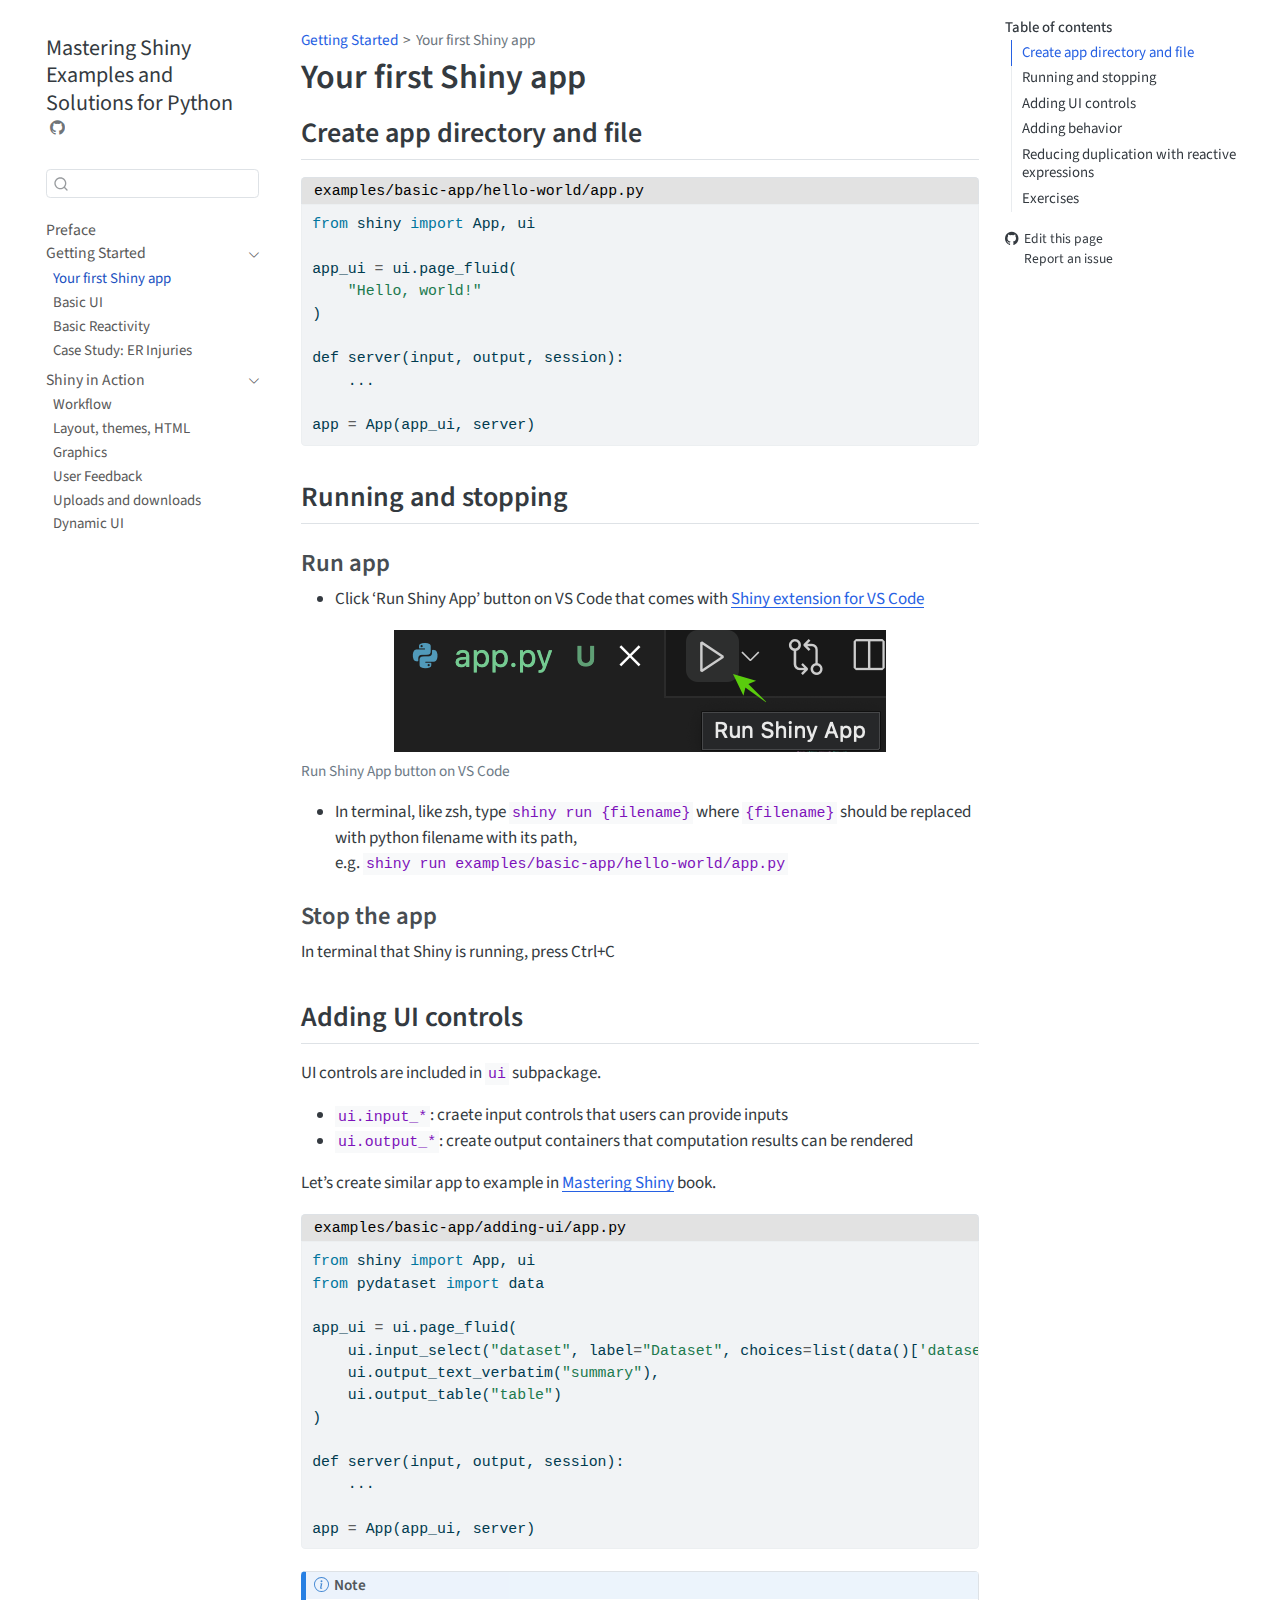
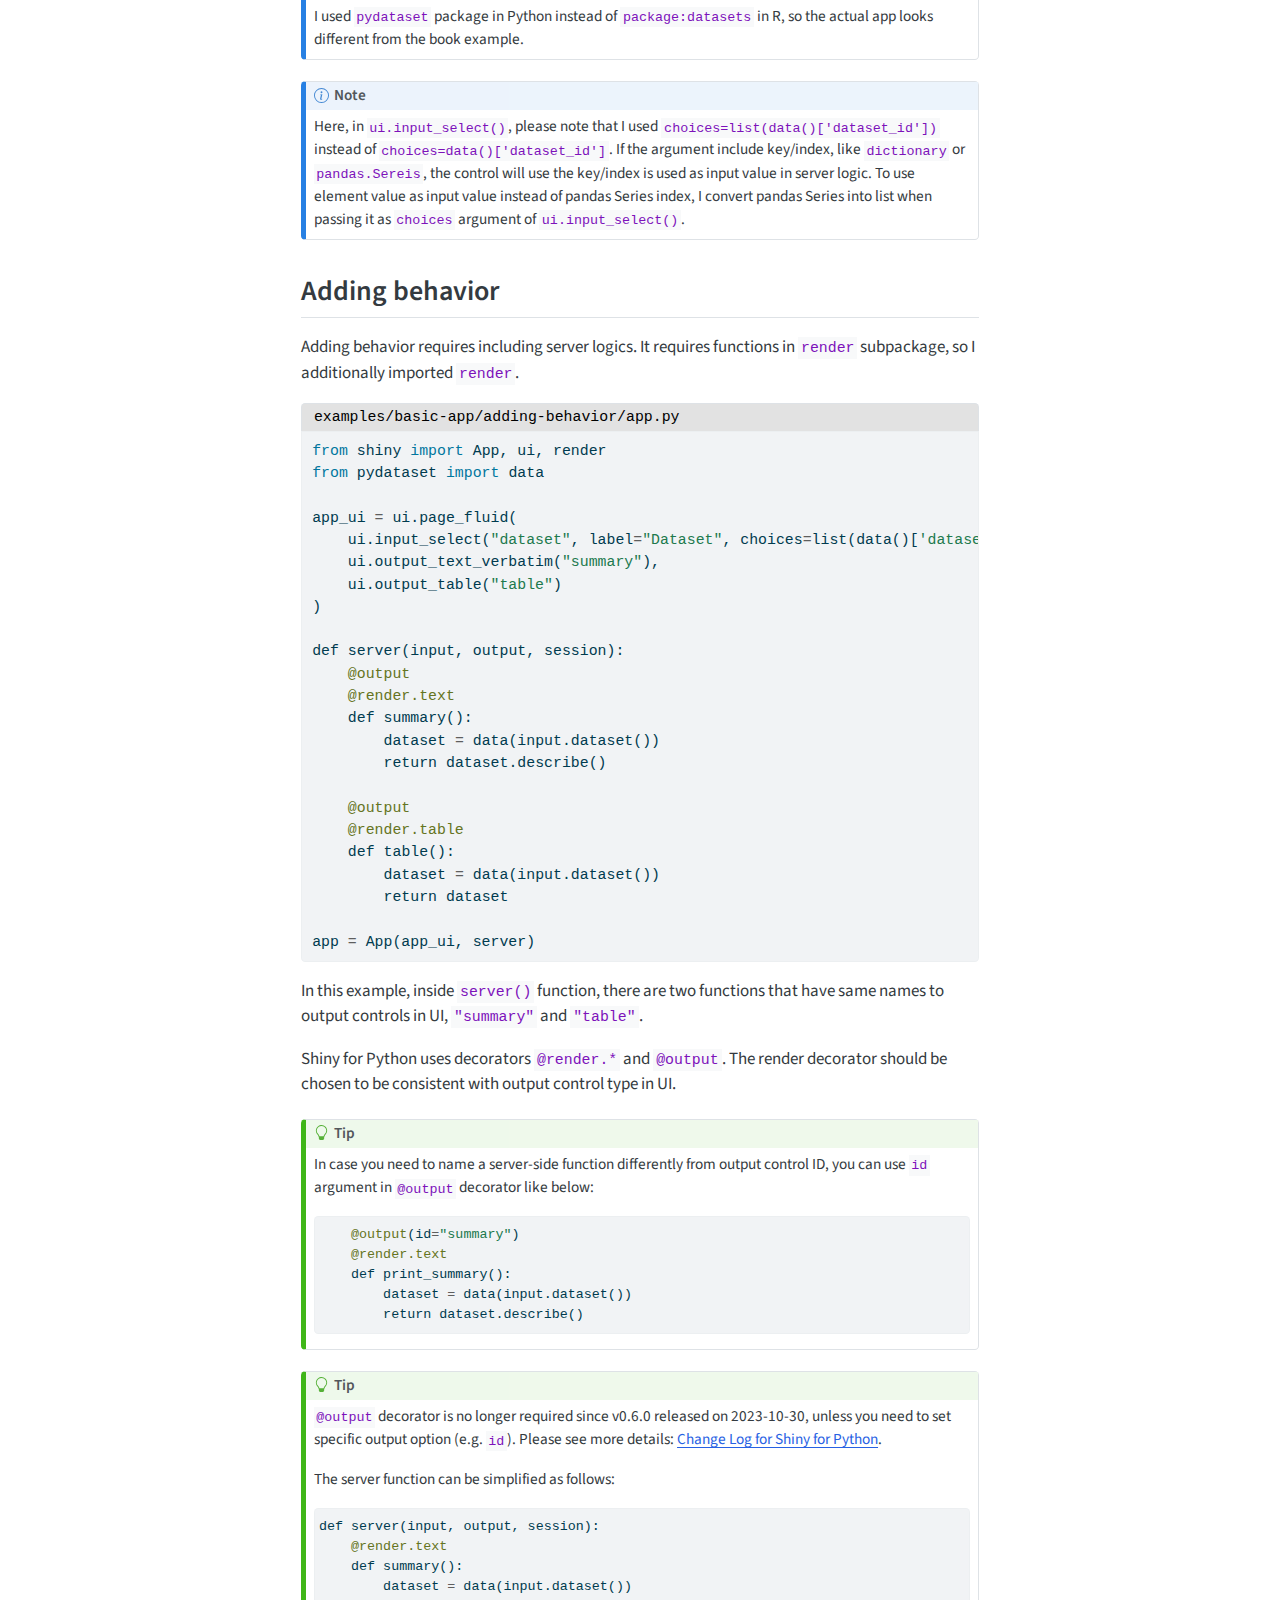
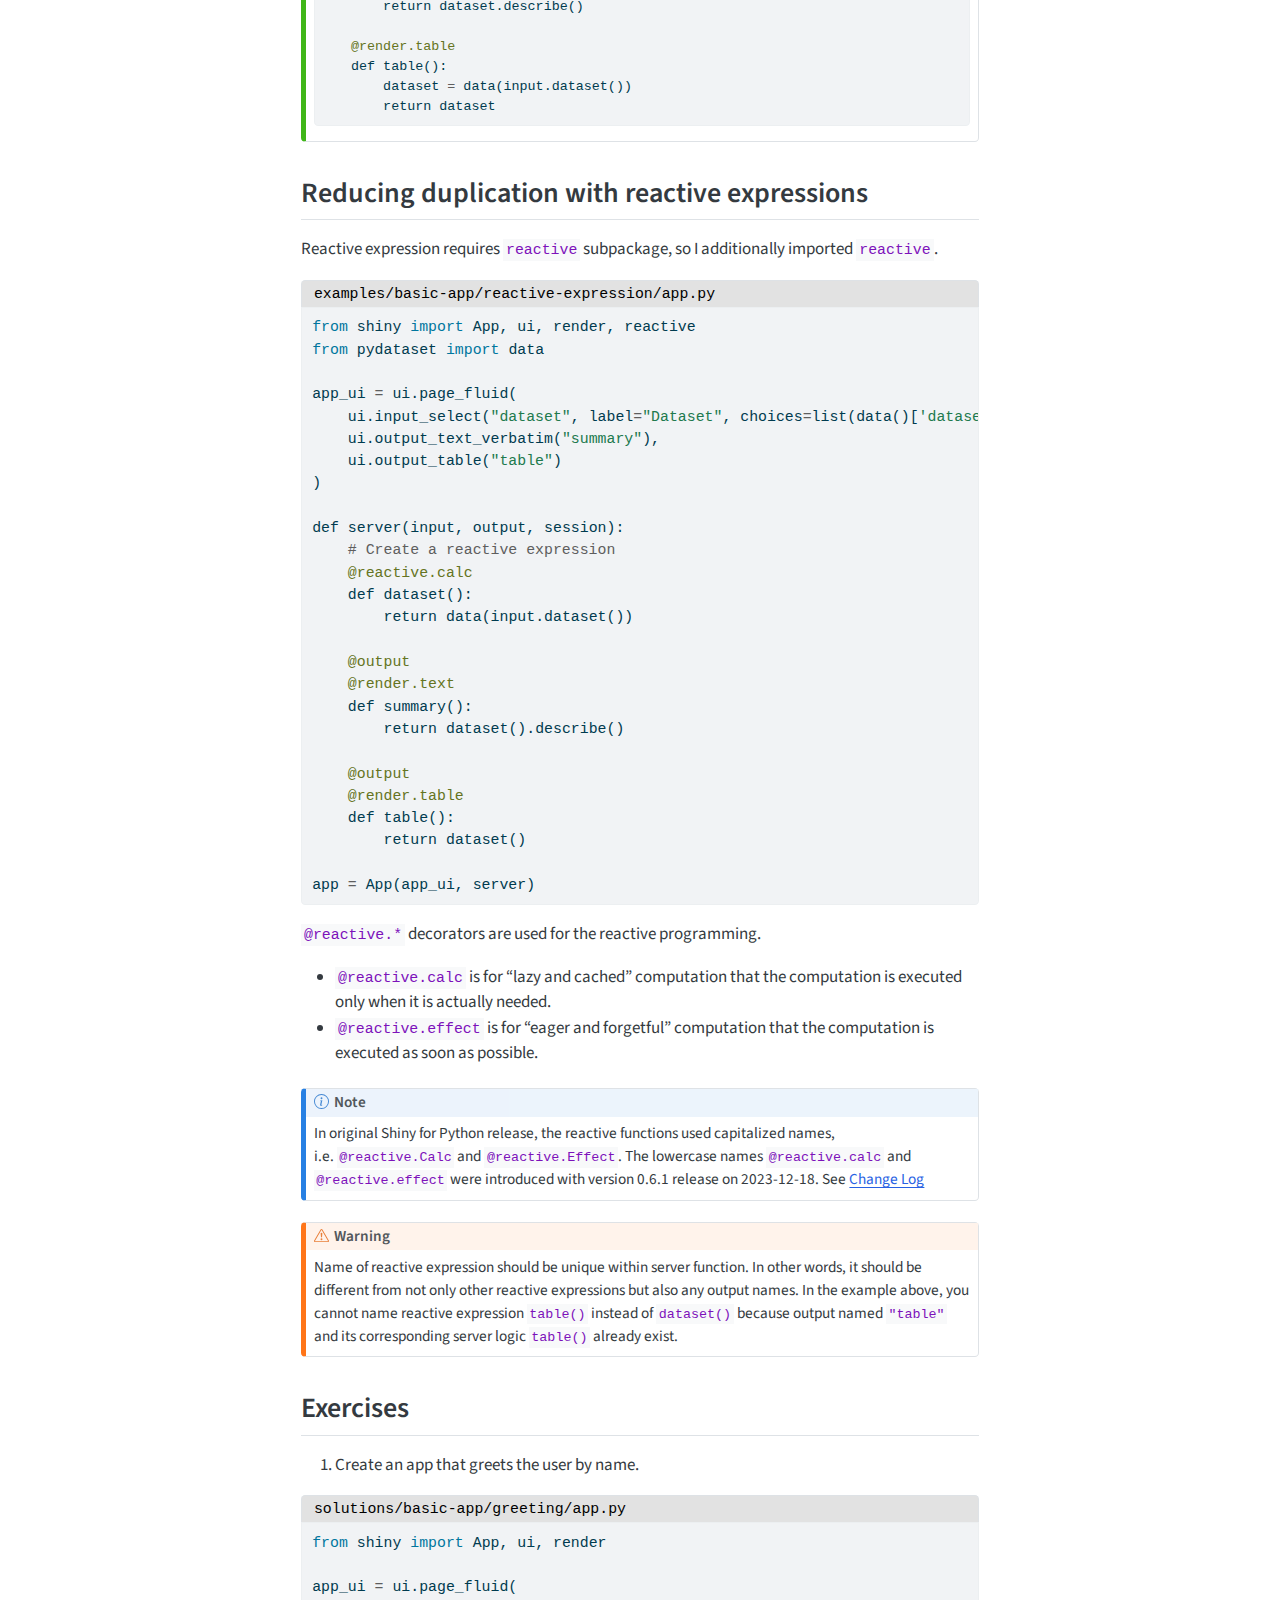
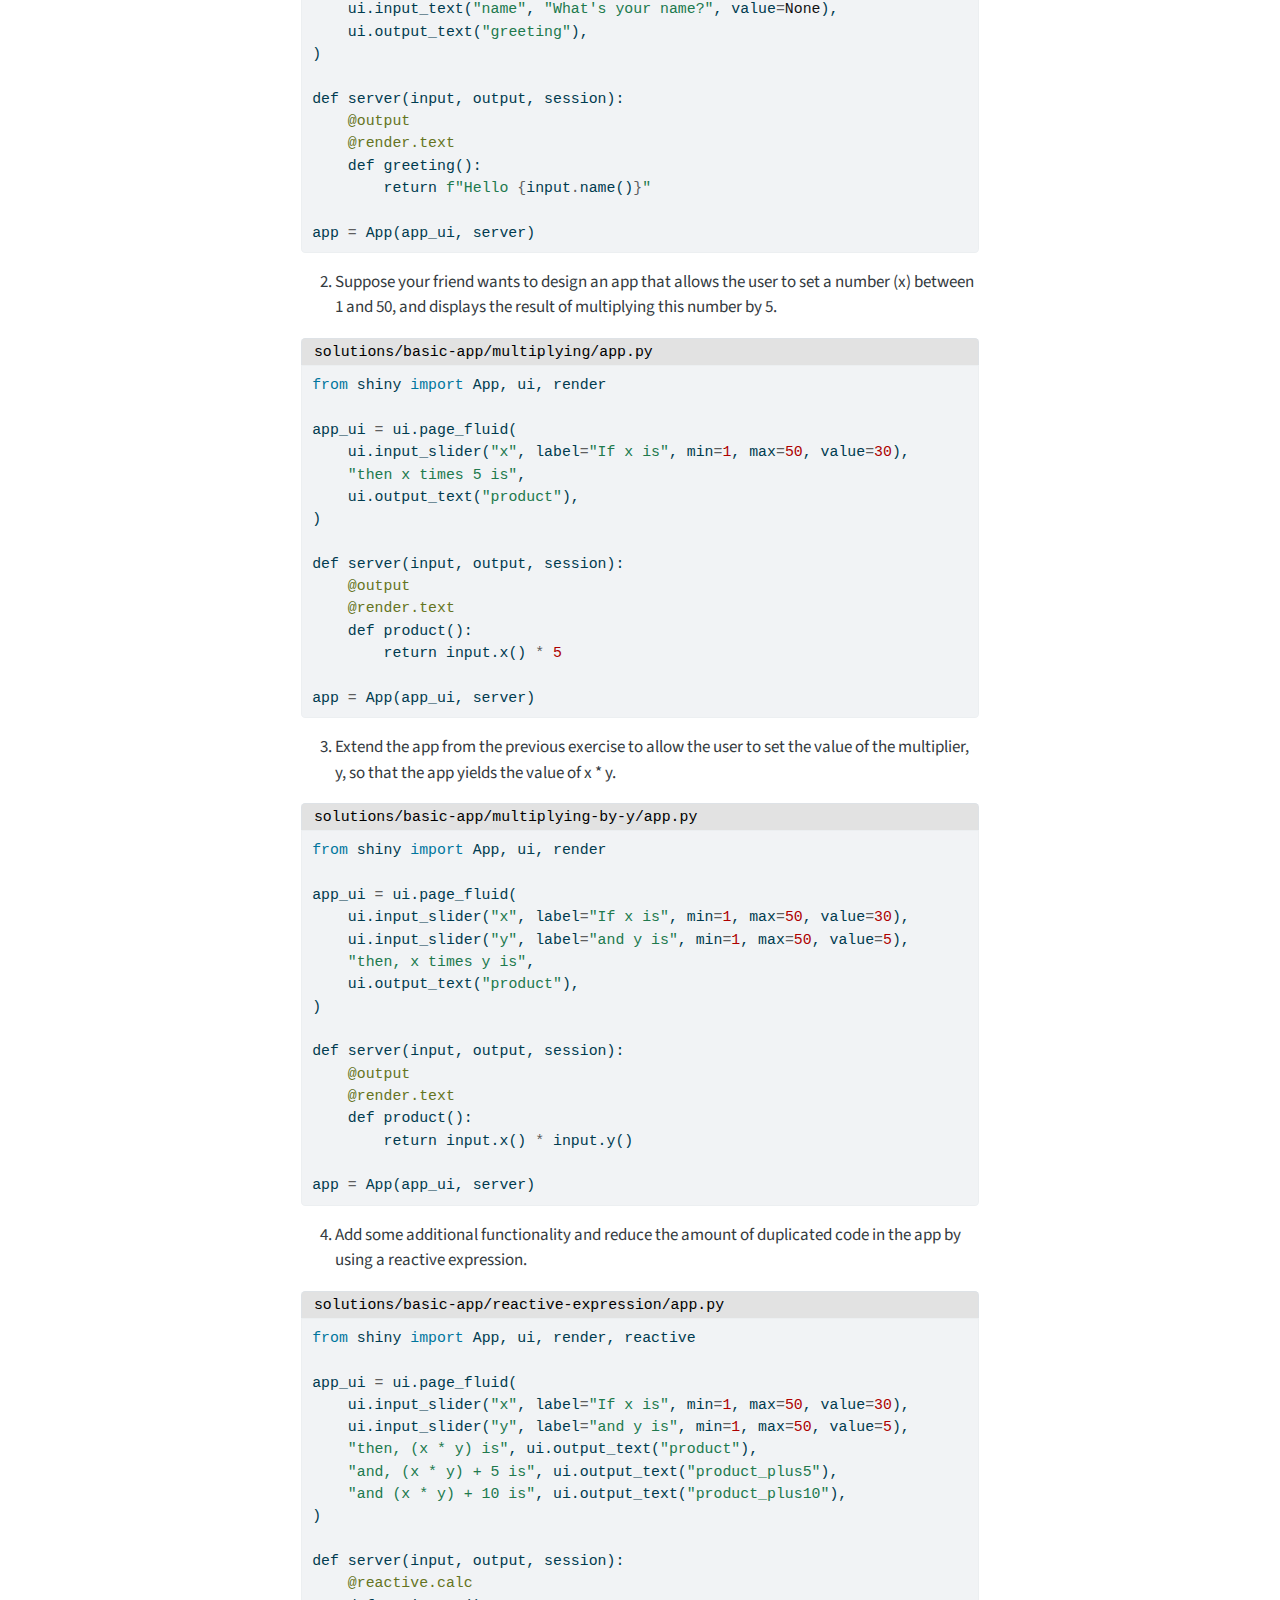
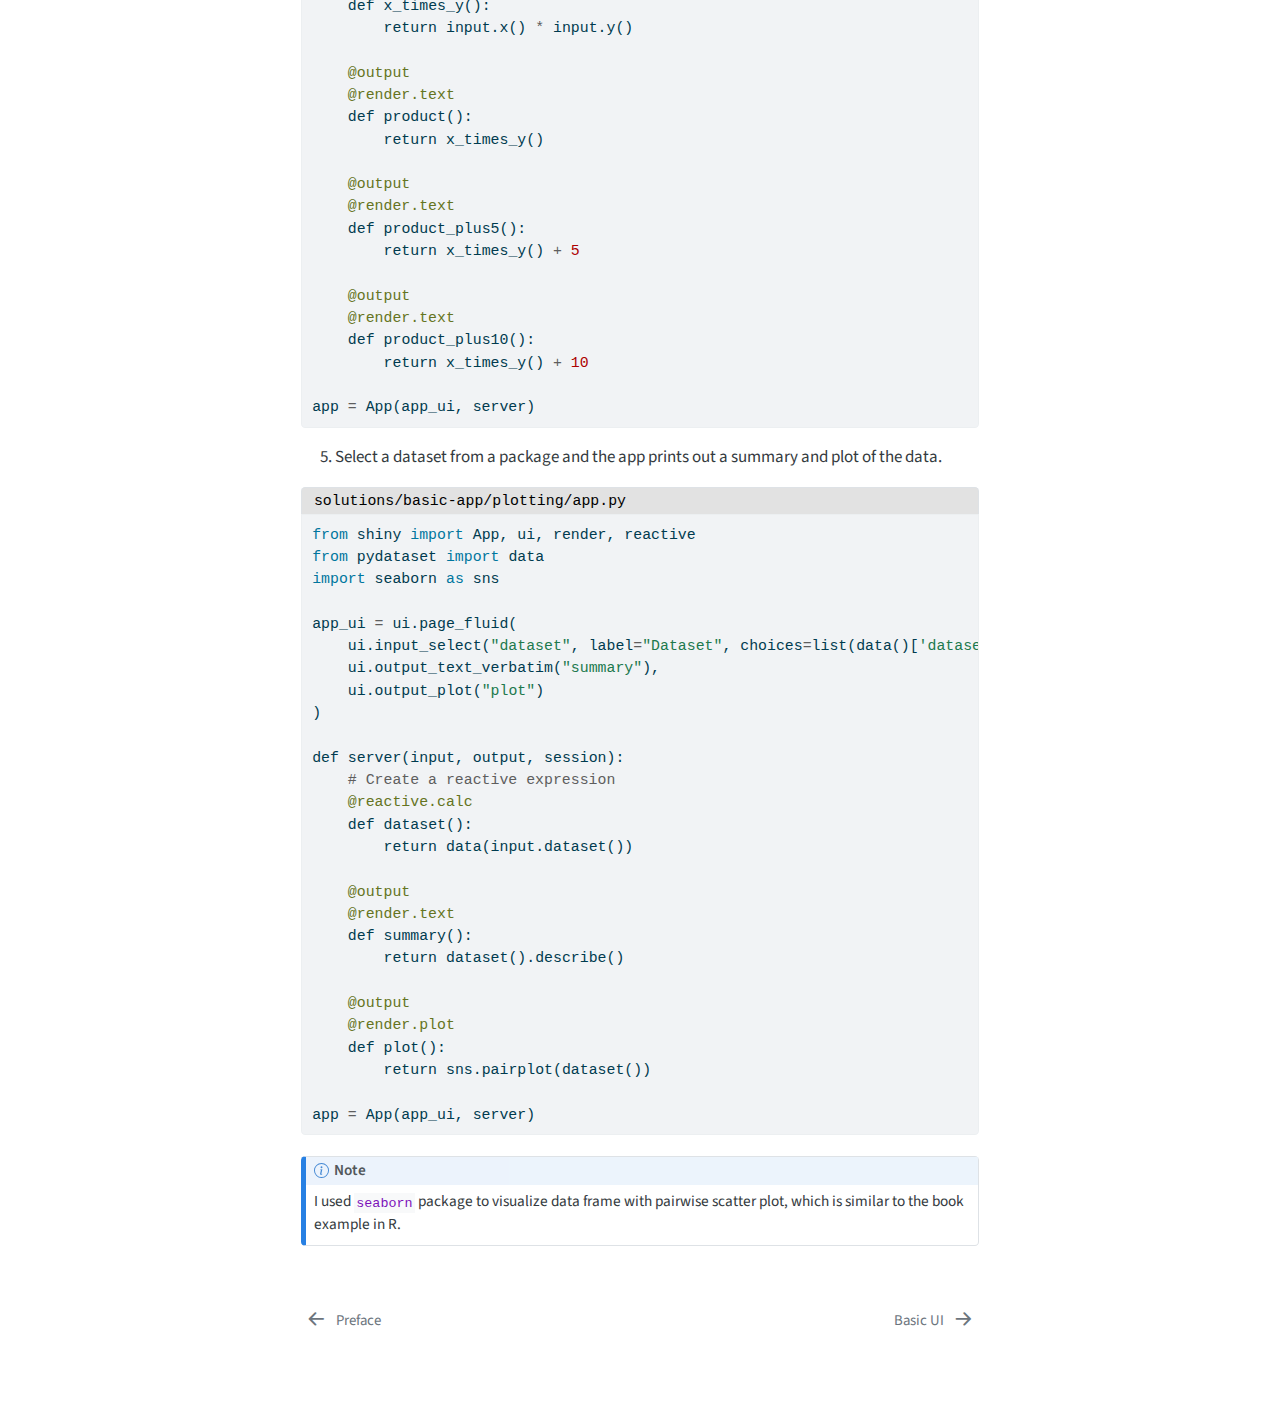
<file: basic-app.html>
<!DOCTYPE html>
<html xmlns="http://www.w3.org/1999/xhtml" lang="en" xml:lang="en"><head>

<meta charset="utf-8">
<meta name="generator" content="quarto-1.4.554">

<meta name="viewport" content="width=device-width, initial-scale=1.0, user-scalable=yes">


<title>Mastering Shiny Examples and Solutions for Python - Your first Shiny app</title>
<style>
code{white-space: pre-wrap;}
span.smallcaps{font-variant: small-caps;}
div.columns{display: flex; gap: min(4vw, 1.5em);}
div.column{flex: auto; overflow-x: auto;}
div.hanging-indent{margin-left: 1.5em; text-indent: -1.5em;}
ul.task-list{list-style: none;}
ul.task-list li input[type="checkbox"] {
  width: 0.8em;
  margin: 0 0.8em 0.2em -1em; /* quarto-specific, see https://github.com/quarto-dev/quarto-cli/issues/4556 */ 
  vertical-align: middle;
}
/* CSS for syntax highlighting */
pre > code.sourceCode { white-space: pre; position: relative; }
pre > code.sourceCode > span { line-height: 1.25; }
pre > code.sourceCode > span:empty { height: 1.2em; }
.sourceCode { overflow: visible; }
code.sourceCode > span { color: inherit; text-decoration: inherit; }
div.sourceCode { margin: 1em 0; }
pre.sourceCode { margin: 0; }
@media screen {
div.sourceCode { overflow: auto; }
}
@media print {
pre > code.sourceCode { white-space: pre-wrap; }
pre > code.sourceCode > span { text-indent: -5em; padding-left: 5em; }
}
pre.numberSource code
  { counter-reset: source-line 0; }
pre.numberSource code > span
  { position: relative; left: -4em; counter-increment: source-line; }
pre.numberSource code > span > a:first-child::before
  { content: counter(source-line);
    position: relative; left: -1em; text-align: right; vertical-align: baseline;
    border: none; display: inline-block;
    -webkit-touch-callout: none; -webkit-user-select: none;
    -khtml-user-select: none; -moz-user-select: none;
    -ms-user-select: none; user-select: none;
    padding: 0 4px; width: 4em;
  }
pre.numberSource { margin-left: 3em;  padding-left: 4px; }
div.sourceCode
  {   }
@media screen {
pre > code.sourceCode > span > a:first-child::before { text-decoration: underline; }
}
</style>


<script src="site_libs/quarto-nav/quarto-nav.js"></script>
<script src="site_libs/quarto-nav/headroom.min.js"></script>
<script src="site_libs/clipboard/clipboard.min.js"></script>
<script src="site_libs/quarto-search/autocomplete.umd.js"></script>
<script src="site_libs/quarto-search/fuse.min.js"></script>
<script src="site_libs/quarto-search/quarto-search.js"></script>
<meta name="quarto:offset" content="./">
<link href="./basic-ui.html" rel="next">
<link href="./index.html" rel="prev">
<script src="site_libs/quarto-html/quarto.js"></script>
<script src="site_libs/quarto-html/popper.min.js"></script>
<script src="site_libs/quarto-html/tippy.umd.min.js"></script>
<script src="site_libs/quarto-html/anchor.min.js"></script>
<link href="site_libs/quarto-html/tippy.css" rel="stylesheet">
<link href="site_libs/quarto-html/quarto-syntax-highlighting.css" rel="stylesheet" id="quarto-text-highlighting-styles">
<script src="site_libs/bootstrap/bootstrap.min.js"></script>
<link href="site_libs/bootstrap/bootstrap-icons.css" rel="stylesheet">
<link href="site_libs/bootstrap/bootstrap.min.css" rel="stylesheet" id="quarto-bootstrap" data-mode="light">
<script id="quarto-search-options" type="application/json">{
  "location": "sidebar",
  "copy-button": false,
  "collapse-after": 3,
  "panel-placement": "start",
  "type": "textbox",
  "limit": 50,
  "keyboard-shortcut": [
    "f",
    "/",
    "s"
  ],
  "show-item-context": false,
  "language": {
    "search-no-results-text": "No results",
    "search-matching-documents-text": "matching documents",
    "search-copy-link-title": "Copy link to search",
    "search-hide-matches-text": "Hide additional matches",
    "search-more-match-text": "more match in this document",
    "search-more-matches-text": "more matches in this document",
    "search-clear-button-title": "Clear",
    "search-text-placeholder": "",
    "search-detached-cancel-button-title": "Cancel",
    "search-submit-button-title": "Submit",
    "search-label": "Search"
  }
}</script>


</head>

<body class="nav-sidebar floating">

<div id="quarto-search-results"></div>
  <header id="quarto-header" class="headroom fixed-top">
  <nav class="quarto-secondary-nav">
    <div class="container-fluid d-flex">
      <button type="button" class="quarto-btn-toggle btn" data-bs-toggle="collapse" data-bs-target=".quarto-sidebar-collapse-item" aria-controls="quarto-sidebar" aria-expanded="false" aria-label="Toggle sidebar navigation" onclick="if (window.quartoToggleHeadroom) { window.quartoToggleHeadroom(); }">
        <i class="bi bi-layout-text-sidebar-reverse"></i>
      </button>
        <nav class="quarto-page-breadcrumbs" aria-label="breadcrumb"><ol class="breadcrumb"><li class="breadcrumb-item"><a href="./basic-app.html">Getting Started</a></li><li class="breadcrumb-item"><a href="./basic-app.html"><span class="chapter-title">Your first Shiny app</span></a></li></ol></nav>
        <a class="flex-grow-1" role="button" data-bs-toggle="collapse" data-bs-target=".quarto-sidebar-collapse-item" aria-controls="quarto-sidebar" aria-expanded="false" aria-label="Toggle sidebar navigation" onclick="if (window.quartoToggleHeadroom) { window.quartoToggleHeadroom(); }">      
        </a>
      <button type="button" class="btn quarto-search-button" aria-label="" onclick="window.quartoOpenSearch();">
        <i class="bi bi-search"></i>
      </button>
    </div>
  </nav>
</header>
<!-- content -->
<div id="quarto-content" class="quarto-container page-columns page-rows-contents page-layout-article">
<!-- sidebar -->
  <nav id="quarto-sidebar" class="sidebar collapse collapse-horizontal quarto-sidebar-collapse-item sidebar-navigation floating overflow-auto">
    <div class="pt-lg-2 mt-2 text-left sidebar-header">
    <div class="sidebar-title mb-0 py-0">
      <a href="./">Mastering Shiny Examples and Solutions for Python</a> 
        <div class="sidebar-tools-main">
    <a href="https://github.com/youngroklee-ml/mastering-shiny-for-python" title="Source Code" class="quarto-navigation-tool px-1" aria-label="Source Code"><i class="bi bi-github"></i></a>
</div>
    </div>
      </div>
        <div class="mt-2 flex-shrink-0 align-items-center">
        <div class="sidebar-search">
        <div id="quarto-search" class="" title="Search"></div>
        </div>
        </div>
    <div class="sidebar-menu-container"> 
    <ul class="list-unstyled mt-1">
        <li class="sidebar-item">
  <div class="sidebar-item-container"> 
  <a href="./index.html" class="sidebar-item-text sidebar-link">
 <span class="menu-text">Preface</span></a>
  </div>
</li>
        <li class="sidebar-item sidebar-item-section">
      <div class="sidebar-item-container"> 
            <a class="sidebar-item-text sidebar-link text-start" data-bs-toggle="collapse" data-bs-target="#quarto-sidebar-section-1" aria-expanded="true">
 <span class="menu-text">Getting Started</span></a>
          <a class="sidebar-item-toggle text-start" data-bs-toggle="collapse" data-bs-target="#quarto-sidebar-section-1" aria-expanded="true" aria-label="Toggle section">
            <i class="bi bi-chevron-right ms-2"></i>
          </a> 
      </div>
      <ul id="quarto-sidebar-section-1" class="collapse list-unstyled sidebar-section depth1 show">  
          <li class="sidebar-item">
  <div class="sidebar-item-container"> 
  <a href="./basic-app.html" class="sidebar-item-text sidebar-link active"><span class="chapter-title">Your first Shiny app</span></a>
  </div>
</li>
          <li class="sidebar-item">
  <div class="sidebar-item-container"> 
  <a href="./basic-ui.html" class="sidebar-item-text sidebar-link"><span class="chapter-title">Basic UI</span></a>
  </div>
</li>
          <li class="sidebar-item">
  <div class="sidebar-item-container"> 
  <a href="./basic-reactivity.html" class="sidebar-item-text sidebar-link"><span class="chapter-title">Basic Reactivity</span></a>
  </div>
</li>
          <li class="sidebar-item">
  <div class="sidebar-item-container"> 
  <a href="./basic-case-study.html" class="sidebar-item-text sidebar-link"><span class="chapter-title">Case Study: ER Injuries</span></a>
  </div>
</li>
      </ul>
  </li>
        <li class="sidebar-item sidebar-item-section">
      <div class="sidebar-item-container"> 
            <a class="sidebar-item-text sidebar-link text-start" data-bs-toggle="collapse" data-bs-target="#quarto-sidebar-section-2" aria-expanded="true">
 <span class="menu-text">Shiny in Action</span></a>
          <a class="sidebar-item-toggle text-start" data-bs-toggle="collapse" data-bs-target="#quarto-sidebar-section-2" aria-expanded="true" aria-label="Toggle section">
            <i class="bi bi-chevron-right ms-2"></i>
          </a> 
      </div>
      <ul id="quarto-sidebar-section-2" class="collapse list-unstyled sidebar-section depth1 show">  
          <li class="sidebar-item">
  <div class="sidebar-item-container"> 
  <a href="./action-workflow.html" class="sidebar-item-text sidebar-link"><span class="chapter-title">Workflow</span></a>
  </div>
</li>
          <li class="sidebar-item">
  <div class="sidebar-item-container"> 
  <a href="./action-layout.html" class="sidebar-item-text sidebar-link"><span class="chapter-title">Layout, themes, HTML</span></a>
  </div>
</li>
          <li class="sidebar-item">
  <div class="sidebar-item-container"> 
  <a href="./action-graphics.html" class="sidebar-item-text sidebar-link"><span class="chapter-title">Graphics</span></a>
  </div>
</li>
          <li class="sidebar-item">
  <div class="sidebar-item-container"> 
  <a href="./action-feedback.html" class="sidebar-item-text sidebar-link"><span class="chapter-title">User Feedback</span></a>
  </div>
</li>
          <li class="sidebar-item">
  <div class="sidebar-item-container"> 
  <a href="./action-transfer.html" class="sidebar-item-text sidebar-link"><span class="chapter-title">Uploads and downloads</span></a>
  </div>
</li>
          <li class="sidebar-item">
  <div class="sidebar-item-container"> 
  <a href="./action-dynamic.html" class="sidebar-item-text sidebar-link"><span class="chapter-title">Dynamic UI</span></a>
  </div>
</li>
      </ul>
  </li>
    </ul>
    </div>
</nav>
<div id="quarto-sidebar-glass" class="quarto-sidebar-collapse-item" data-bs-toggle="collapse" data-bs-target=".quarto-sidebar-collapse-item"></div>
<!-- margin-sidebar -->
    <div id="quarto-margin-sidebar" class="sidebar margin-sidebar">
        <nav id="TOC" role="doc-toc" class="toc-active">
    <h2 id="toc-title">Table of contents</h2>
   
  <ul>
  <li><a href="#create-app-directory-and-file" id="toc-create-app-directory-and-file" class="nav-link active" data-scroll-target="#create-app-directory-and-file">Create app directory and file</a></li>
  <li><a href="#running-and-stopping" id="toc-running-and-stopping" class="nav-link" data-scroll-target="#running-and-stopping">Running and stopping</a>
  <ul class="collapse">
  <li><a href="#run-app" id="toc-run-app" class="nav-link" data-scroll-target="#run-app">Run app</a></li>
  <li><a href="#stop-the-app" id="toc-stop-the-app" class="nav-link" data-scroll-target="#stop-the-app">Stop the app</a></li>
  </ul></li>
  <li><a href="#adding-ui-controls" id="toc-adding-ui-controls" class="nav-link" data-scroll-target="#adding-ui-controls">Adding UI controls</a></li>
  <li><a href="#adding-behavior" id="toc-adding-behavior" class="nav-link" data-scroll-target="#adding-behavior">Adding behavior</a></li>
  <li><a href="#reducing-duplication-with-reactive-expressions" id="toc-reducing-duplication-with-reactive-expressions" class="nav-link" data-scroll-target="#reducing-duplication-with-reactive-expressions">Reducing duplication with reactive expressions</a></li>
  <li><a href="#exercises" id="toc-exercises" class="nav-link" data-scroll-target="#exercises">Exercises</a></li>
  </ul>
<div class="toc-actions"><ul><li><a href="https://github.com/youngroklee-ml/mastering-shiny-for-python/edit/main/basic-app.qmd" class="toc-action"><i class="bi bi-github"></i>Edit this page</a></li><li><a href="https://github.com/youngroklee-ml/mastering-shiny-for-python/issues/new" class="toc-action"><i class="bi empty"></i>Report an issue</a></li></ul></div></nav>
    </div>
<!-- main -->
<main class="content" id="quarto-document-content">

<header id="title-block-header" class="quarto-title-block default"><nav class="quarto-page-breadcrumbs quarto-title-breadcrumbs d-none d-lg-block" aria-label="breadcrumb"><ol class="breadcrumb"><li class="breadcrumb-item"><a href="./basic-app.html">Getting Started</a></li><li class="breadcrumb-item"><a href="./basic-app.html"><span class="chapter-title">Your first Shiny app</span></a></li></ol></nav>
<div class="quarto-title">
<h1 class="title"><span id="basic-app" class="quarto-section-identifier"><span class="chapter-title">Your first Shiny app</span></span></h1>
</div>



<div class="quarto-title-meta">

    
  
    
  </div>
  


</header>


<section id="create-app-directory-and-file" class="level2">
<h2 class="anchored" data-anchor-id="create-app-directory-and-file">Create app directory and file</h2>
<div class="code-with-filename">
<div class="code-with-filename-file">
<pre><strong>examples/basic-app/hello-world/app.py</strong></pre>
</div>
<div class="sourceCode" id="cb1" data-filename="examples/basic-app/hello-world/app.py"><pre class="sourceCode python code-with-copy"><code class="sourceCode python"><span id="cb1-1"><a href="#cb1-1" aria-hidden="true" tabindex="-1"></a><span class="im">from</span> shiny <span class="im">import</span> App, ui</span>
<span id="cb1-2"><a href="#cb1-2" aria-hidden="true" tabindex="-1"></a></span>
<span id="cb1-3"><a href="#cb1-3" aria-hidden="true" tabindex="-1"></a>app_ui <span class="op">=</span> ui.page_fluid(</span>
<span id="cb1-4"><a href="#cb1-4" aria-hidden="true" tabindex="-1"></a>    <span class="st">"Hello, world!"</span></span>
<span id="cb1-5"><a href="#cb1-5" aria-hidden="true" tabindex="-1"></a>)</span>
<span id="cb1-6"><a href="#cb1-6" aria-hidden="true" tabindex="-1"></a></span>
<span id="cb1-7"><a href="#cb1-7" aria-hidden="true" tabindex="-1"></a><span class="kw">def</span> server(<span class="bu">input</span>, output, session):</span>
<span id="cb1-8"><a href="#cb1-8" aria-hidden="true" tabindex="-1"></a>    ...</span>
<span id="cb1-9"><a href="#cb1-9" aria-hidden="true" tabindex="-1"></a></span>
<span id="cb1-10"><a href="#cb1-10" aria-hidden="true" tabindex="-1"></a>app <span class="op">=</span> App(app_ui, server)</span></code><button title="Copy to Clipboard" class="code-copy-button"><i class="bi"></i></button></pre></div>
</div>
</section>
<section id="running-and-stopping" class="level2">
<h2 class="anchored" data-anchor-id="running-and-stopping">Running and stopping</h2>
<section id="run-app" class="level3">
<h3 class="anchored" data-anchor-id="run-app">Run app</h3>
<ul>
<li>Click ‘Run Shiny App’ button on VS Code that comes with <a href="https://marketplace.visualstudio.com/items?itemName=posit.shiny">Shiny extension for VS Code</a></li>
</ul>
<div class="quarto-figure quarto-figure-center">
<figure class="figure">
<p><img src="images/basic-app/run-app-button.png" class="img-fluid figure-img"></p>
<figcaption>Run Shiny App button on VS Code</figcaption>
</figure>
</div>
<ul>
<li>In terminal, like zsh, type <code>shiny run {filename}</code> where <code>{filename}</code> should be replaced with python filename with its path, e.g.&nbsp;<code>shiny run examples/basic-app/hello-world/app.py</code></li>
</ul>
</section>
<section id="stop-the-app" class="level3">
<h3 class="anchored" data-anchor-id="stop-the-app">Stop the app</h3>
<p>In terminal that Shiny is running, press Ctrl+C</p>
</section>
</section>
<section id="adding-ui-controls" class="level2">
<h2 class="anchored" data-anchor-id="adding-ui-controls">Adding UI controls</h2>
<p>UI controls are included in <code>ui</code> subpackage.</p>
<ul>
<li><code>ui.input_*</code>: craete input controls that users can provide inputs</li>
<li><code>ui.output_*</code>: create output containers that computation results can be rendered</li>
</ul>
<p>Let’s create similar app to example in <a href="https://mastering-shiny.org/basic-app.html#adding-ui">Mastering Shiny</a> book.</p>
<div class="code-with-filename">
<div class="code-with-filename-file">
<pre><strong>examples/basic-app/adding-ui/app.py</strong></pre>
</div>
<div class="sourceCode" id="cb2" data-filename="examples/basic-app/adding-ui/app.py"><pre class="sourceCode python code-with-copy"><code class="sourceCode python"><span id="cb2-1"><a href="#cb2-1" aria-hidden="true" tabindex="-1"></a><span class="im">from</span> shiny <span class="im">import</span> App, ui</span>
<span id="cb2-2"><a href="#cb2-2" aria-hidden="true" tabindex="-1"></a><span class="im">from</span> pydataset <span class="im">import</span> data</span>
<span id="cb2-3"><a href="#cb2-3" aria-hidden="true" tabindex="-1"></a></span>
<span id="cb2-4"><a href="#cb2-4" aria-hidden="true" tabindex="-1"></a>app_ui <span class="op">=</span> ui.page_fluid(</span>
<span id="cb2-5"><a href="#cb2-5" aria-hidden="true" tabindex="-1"></a>    ui.input_select(<span class="st">"dataset"</span>, label<span class="op">=</span><span class="st">"Dataset"</span>, choices<span class="op">=</span><span class="bu">list</span>(data()[<span class="st">'dataset_id'</span>])),</span>
<span id="cb2-6"><a href="#cb2-6" aria-hidden="true" tabindex="-1"></a>    ui.output_text_verbatim(<span class="st">"summary"</span>),</span>
<span id="cb2-7"><a href="#cb2-7" aria-hidden="true" tabindex="-1"></a>    ui.output_table(<span class="st">"table"</span>)</span>
<span id="cb2-8"><a href="#cb2-8" aria-hidden="true" tabindex="-1"></a>)</span>
<span id="cb2-9"><a href="#cb2-9" aria-hidden="true" tabindex="-1"></a></span>
<span id="cb2-10"><a href="#cb2-10" aria-hidden="true" tabindex="-1"></a><span class="kw">def</span> server(<span class="bu">input</span>, output, session):</span>
<span id="cb2-11"><a href="#cb2-11" aria-hidden="true" tabindex="-1"></a>    ...</span>
<span id="cb2-12"><a href="#cb2-12" aria-hidden="true" tabindex="-1"></a></span>
<span id="cb2-13"><a href="#cb2-13" aria-hidden="true" tabindex="-1"></a>app <span class="op">=</span> App(app_ui, server)</span></code><button title="Copy to Clipboard" class="code-copy-button"><i class="bi"></i></button></pre></div>
</div>
<div class="callout callout-style-default callout-note callout-titled">
<div class="callout-header d-flex align-content-center">
<div class="callout-icon-container">
<i class="callout-icon"></i>
</div>
<div class="callout-title-container flex-fill">
Note
</div>
</div>
<div class="callout-body-container callout-body">
<p>I used <code>pydataset</code> package in Python instead of <code>package:datasets</code> in R, so the actual app looks different from the book example.</p>
</div>
</div>
<div class="callout callout-style-default callout-note callout-titled">
<div class="callout-header d-flex align-content-center">
<div class="callout-icon-container">
<i class="callout-icon"></i>
</div>
<div class="callout-title-container flex-fill">
Note
</div>
</div>
<div class="callout-body-container callout-body">
<p>Here, in <code>ui.input_select()</code>, please note that I used <code>choices=list(data()['dataset_id'])</code> instead of <code>choices=data()['dataset_id']</code>. If the argument include key/index, like <code>dictionary</code> or <code>pandas.Sereis</code>, the control will use the key/index is used as input value in server logic. To use element value as input value instead of pandas Series index, I convert pandas Series into list when passing it as <code>choices</code> argument of <code>ui.input_select()</code>.</p>
</div>
</div>
</section>
<section id="adding-behavior" class="level2">
<h2 class="anchored" data-anchor-id="adding-behavior">Adding behavior</h2>
<p>Adding behavior requires including server logics. It requires functions in <code>render</code> subpackage, so I additionally imported <code>render</code>.</p>
<div class="code-with-filename">
<div class="code-with-filename-file">
<pre><strong>examples/basic-app/adding-behavior/app.py</strong></pre>
</div>
<div class="sourceCode" id="cb3" data-filename="examples/basic-app/adding-behavior/app.py"><pre class="sourceCode python code-with-copy"><code class="sourceCode python"><span id="cb3-1"><a href="#cb3-1" aria-hidden="true" tabindex="-1"></a><span class="im">from</span> shiny <span class="im">import</span> App, ui, render</span>
<span id="cb3-2"><a href="#cb3-2" aria-hidden="true" tabindex="-1"></a><span class="im">from</span> pydataset <span class="im">import</span> data</span>
<span id="cb3-3"><a href="#cb3-3" aria-hidden="true" tabindex="-1"></a></span>
<span id="cb3-4"><a href="#cb3-4" aria-hidden="true" tabindex="-1"></a>app_ui <span class="op">=</span> ui.page_fluid(</span>
<span id="cb3-5"><a href="#cb3-5" aria-hidden="true" tabindex="-1"></a>    ui.input_select(<span class="st">"dataset"</span>, label<span class="op">=</span><span class="st">"Dataset"</span>, choices<span class="op">=</span><span class="bu">list</span>(data()[<span class="st">'dataset_id'</span>])),</span>
<span id="cb3-6"><a href="#cb3-6" aria-hidden="true" tabindex="-1"></a>    ui.output_text_verbatim(<span class="st">"summary"</span>),</span>
<span id="cb3-7"><a href="#cb3-7" aria-hidden="true" tabindex="-1"></a>    ui.output_table(<span class="st">"table"</span>)</span>
<span id="cb3-8"><a href="#cb3-8" aria-hidden="true" tabindex="-1"></a>)</span>
<span id="cb3-9"><a href="#cb3-9" aria-hidden="true" tabindex="-1"></a></span>
<span id="cb3-10"><a href="#cb3-10" aria-hidden="true" tabindex="-1"></a><span class="kw">def</span> server(<span class="bu">input</span>, output, session):</span>
<span id="cb3-11"><a href="#cb3-11" aria-hidden="true" tabindex="-1"></a>    <span class="at">@output</span></span>
<span id="cb3-12"><a href="#cb3-12" aria-hidden="true" tabindex="-1"></a>    <span class="at">@render.text</span></span>
<span id="cb3-13"><a href="#cb3-13" aria-hidden="true" tabindex="-1"></a>    <span class="kw">def</span> summary():</span>
<span id="cb3-14"><a href="#cb3-14" aria-hidden="true" tabindex="-1"></a>        dataset <span class="op">=</span> data(<span class="bu">input</span>.dataset())</span>
<span id="cb3-15"><a href="#cb3-15" aria-hidden="true" tabindex="-1"></a>        <span class="cf">return</span> dataset.describe()</span>
<span id="cb3-16"><a href="#cb3-16" aria-hidden="true" tabindex="-1"></a>    </span>
<span id="cb3-17"><a href="#cb3-17" aria-hidden="true" tabindex="-1"></a>    <span class="at">@output</span></span>
<span id="cb3-18"><a href="#cb3-18" aria-hidden="true" tabindex="-1"></a>    <span class="at">@render.table</span></span>
<span id="cb3-19"><a href="#cb3-19" aria-hidden="true" tabindex="-1"></a>    <span class="kw">def</span> table():</span>
<span id="cb3-20"><a href="#cb3-20" aria-hidden="true" tabindex="-1"></a>        dataset <span class="op">=</span> data(<span class="bu">input</span>.dataset())</span>
<span id="cb3-21"><a href="#cb3-21" aria-hidden="true" tabindex="-1"></a>        <span class="cf">return</span> dataset</span>
<span id="cb3-22"><a href="#cb3-22" aria-hidden="true" tabindex="-1"></a></span>
<span id="cb3-23"><a href="#cb3-23" aria-hidden="true" tabindex="-1"></a>app <span class="op">=</span> App(app_ui, server)</span></code><button title="Copy to Clipboard" class="code-copy-button"><i class="bi"></i></button></pre></div>
</div>
<p>In this example, inside <code>server()</code> function, there are two functions that have same names to output controls in UI, <code>"summary"</code> and <code>"table"</code>.</p>
<p>Shiny for Python uses decorators <code>@render.*</code> and <code>@output</code>. The render decorator should be chosen to be consistent with output control type in UI.</p>
<div class="callout callout-style-default callout-tip callout-titled">
<div class="callout-header d-flex align-content-center">
<div class="callout-icon-container">
<i class="callout-icon"></i>
</div>
<div class="callout-title-container flex-fill">
Tip
</div>
</div>
<div class="callout-body-container callout-body">
<p>In case you need to name a server-side function differently from output control ID, you can use <code>id</code> argument in <code>@output</code> decorator like below:</p>
<div class="sourceCode" id="cb4"><pre class="sourceCode python code-with-copy"><code class="sourceCode python"><span id="cb4-1"><a href="#cb4-1" aria-hidden="true" tabindex="-1"></a>    <span class="at">@output</span>(<span class="bu">id</span><span class="op">=</span><span class="st">"summary"</span>)</span>
<span id="cb4-2"><a href="#cb4-2" aria-hidden="true" tabindex="-1"></a>    <span class="at">@render.text</span></span>
<span id="cb4-3"><a href="#cb4-3" aria-hidden="true" tabindex="-1"></a>    <span class="kw">def</span> print_summary():</span>
<span id="cb4-4"><a href="#cb4-4" aria-hidden="true" tabindex="-1"></a>        dataset <span class="op">=</span> data(<span class="bu">input</span>.dataset())</span>
<span id="cb4-5"><a href="#cb4-5" aria-hidden="true" tabindex="-1"></a>        <span class="cf">return</span> dataset.describe()</span></code><button title="Copy to Clipboard" class="code-copy-button"><i class="bi"></i></button></pre></div>
</div>
</div>
<div class="callout callout-style-default callout-tip callout-titled">
<div class="callout-header d-flex align-content-center">
<div class="callout-icon-container">
<i class="callout-icon"></i>
</div>
<div class="callout-title-container flex-fill">
Tip
</div>
</div>
<div class="callout-body-container callout-body">
<p><code>@output</code> decorator is no longer required since v0.6.0 released on 2023-10-30, unless you need to set specific output option (e.g.&nbsp;<code>id</code>). Please see more details: <a href="https://github.com/posit-dev/py-shiny/blob/main/CHANGELOG.md">Change Log for Shiny for Python</a>.</p>
<p>The server function can be simplified as follows:</p>
<div class="sourceCode" id="cb5"><pre class="sourceCode python code-with-copy"><code class="sourceCode python"><span id="cb5-1"><a href="#cb5-1" aria-hidden="true" tabindex="-1"></a><span class="kw">def</span> server(<span class="bu">input</span>, output, session):</span>
<span id="cb5-2"><a href="#cb5-2" aria-hidden="true" tabindex="-1"></a>    <span class="at">@render.text</span></span>
<span id="cb5-3"><a href="#cb5-3" aria-hidden="true" tabindex="-1"></a>    <span class="kw">def</span> summary():</span>
<span id="cb5-4"><a href="#cb5-4" aria-hidden="true" tabindex="-1"></a>        dataset <span class="op">=</span> data(<span class="bu">input</span>.dataset())</span>
<span id="cb5-5"><a href="#cb5-5" aria-hidden="true" tabindex="-1"></a>        <span class="cf">return</span> dataset.describe()</span>
<span id="cb5-6"><a href="#cb5-6" aria-hidden="true" tabindex="-1"></a>    </span>
<span id="cb5-7"><a href="#cb5-7" aria-hidden="true" tabindex="-1"></a>    <span class="at">@render.table</span></span>
<span id="cb5-8"><a href="#cb5-8" aria-hidden="true" tabindex="-1"></a>    <span class="kw">def</span> table():</span>
<span id="cb5-9"><a href="#cb5-9" aria-hidden="true" tabindex="-1"></a>        dataset <span class="op">=</span> data(<span class="bu">input</span>.dataset())</span>
<span id="cb5-10"><a href="#cb5-10" aria-hidden="true" tabindex="-1"></a>        <span class="cf">return</span> dataset</span></code><button title="Copy to Clipboard" class="code-copy-button"><i class="bi"></i></button></pre></div>
</div>
</div>
</section>
<section id="reducing-duplication-with-reactive-expressions" class="level2">
<h2 class="anchored" data-anchor-id="reducing-duplication-with-reactive-expressions">Reducing duplication with reactive expressions</h2>
<p>Reactive expression requires <code>reactive</code> subpackage, so I additionally imported <code>reactive</code>.</p>
<div class="code-with-filename">
<div class="code-with-filename-file">
<pre><strong>examples/basic-app/reactive-expression/app.py</strong></pre>
</div>
<div class="sourceCode" id="cb6" data-filename="examples/basic-app/reactive-expression/app.py"><pre class="sourceCode python code-with-copy"><code class="sourceCode python"><span id="cb6-1"><a href="#cb6-1" aria-hidden="true" tabindex="-1"></a><span class="im">from</span> shiny <span class="im">import</span> App, ui, render, reactive</span>
<span id="cb6-2"><a href="#cb6-2" aria-hidden="true" tabindex="-1"></a><span class="im">from</span> pydataset <span class="im">import</span> data</span>
<span id="cb6-3"><a href="#cb6-3" aria-hidden="true" tabindex="-1"></a></span>
<span id="cb6-4"><a href="#cb6-4" aria-hidden="true" tabindex="-1"></a>app_ui <span class="op">=</span> ui.page_fluid(</span>
<span id="cb6-5"><a href="#cb6-5" aria-hidden="true" tabindex="-1"></a>    ui.input_select(<span class="st">"dataset"</span>, label<span class="op">=</span><span class="st">"Dataset"</span>, choices<span class="op">=</span><span class="bu">list</span>(data()[<span class="st">'dataset_id'</span>])),</span>
<span id="cb6-6"><a href="#cb6-6" aria-hidden="true" tabindex="-1"></a>    ui.output_text_verbatim(<span class="st">"summary"</span>),</span>
<span id="cb6-7"><a href="#cb6-7" aria-hidden="true" tabindex="-1"></a>    ui.output_table(<span class="st">"table"</span>)</span>
<span id="cb6-8"><a href="#cb6-8" aria-hidden="true" tabindex="-1"></a>)</span>
<span id="cb6-9"><a href="#cb6-9" aria-hidden="true" tabindex="-1"></a></span>
<span id="cb6-10"><a href="#cb6-10" aria-hidden="true" tabindex="-1"></a><span class="kw">def</span> server(<span class="bu">input</span>, output, session):</span>
<span id="cb6-11"><a href="#cb6-11" aria-hidden="true" tabindex="-1"></a>    <span class="co"># Create a reactive expression</span></span>
<span id="cb6-12"><a href="#cb6-12" aria-hidden="true" tabindex="-1"></a>    <span class="at">@reactive.calc</span></span>
<span id="cb6-13"><a href="#cb6-13" aria-hidden="true" tabindex="-1"></a>    <span class="kw">def</span> dataset():</span>
<span id="cb6-14"><a href="#cb6-14" aria-hidden="true" tabindex="-1"></a>        <span class="cf">return</span> data(<span class="bu">input</span>.dataset())    </span>
<span id="cb6-15"><a href="#cb6-15" aria-hidden="true" tabindex="-1"></a></span>
<span id="cb6-16"><a href="#cb6-16" aria-hidden="true" tabindex="-1"></a>    <span class="at">@output</span></span>
<span id="cb6-17"><a href="#cb6-17" aria-hidden="true" tabindex="-1"></a>    <span class="at">@render.text</span></span>
<span id="cb6-18"><a href="#cb6-18" aria-hidden="true" tabindex="-1"></a>    <span class="kw">def</span> summary():</span>
<span id="cb6-19"><a href="#cb6-19" aria-hidden="true" tabindex="-1"></a>        <span class="cf">return</span> dataset().describe()</span>
<span id="cb6-20"><a href="#cb6-20" aria-hidden="true" tabindex="-1"></a>    </span>
<span id="cb6-21"><a href="#cb6-21" aria-hidden="true" tabindex="-1"></a>    <span class="at">@output</span></span>
<span id="cb6-22"><a href="#cb6-22" aria-hidden="true" tabindex="-1"></a>    <span class="at">@render.table</span></span>
<span id="cb6-23"><a href="#cb6-23" aria-hidden="true" tabindex="-1"></a>    <span class="kw">def</span> table():</span>
<span id="cb6-24"><a href="#cb6-24" aria-hidden="true" tabindex="-1"></a>        <span class="cf">return</span> dataset()</span>
<span id="cb6-25"><a href="#cb6-25" aria-hidden="true" tabindex="-1"></a></span>
<span id="cb6-26"><a href="#cb6-26" aria-hidden="true" tabindex="-1"></a>app <span class="op">=</span> App(app_ui, server)</span></code><button title="Copy to Clipboard" class="code-copy-button"><i class="bi"></i></button></pre></div>
</div>
<p><code>@reactive.*</code> decorators are used for the reactive programming.</p>
<ul>
<li><code>@reactive.calc</code> is for “lazy and cached” computation that the computation is executed only when it is actually needed.</li>
<li><code>@reactive.effect</code> is for “eager and forgetful” computation that the computation is executed as soon as possible.</li>
</ul>
<div class="callout callout-style-default callout-note callout-titled">
<div class="callout-header d-flex align-content-center">
<div class="callout-icon-container">
<i class="callout-icon"></i>
</div>
<div class="callout-title-container flex-fill">
Note
</div>
</div>
<div class="callout-body-container callout-body">
<p>In original Shiny for Python release, the reactive functions used capitalized names, i.e.&nbsp;<code>@reactive.Calc</code> and <code>@reactive.Effect</code>. The lowercase names <code>@reactive.calc</code> and <code>@reactive.effect</code> were introduced with version 0.6.1 release on 2023-12-18. See <a href="https://github.com/posit-dev/py-shiny/blob/main/CHANGELOG.md">Change Log</a></p>
</div>
</div>
<div class="callout callout-style-default callout-warning callout-titled">
<div class="callout-header d-flex align-content-center">
<div class="callout-icon-container">
<i class="callout-icon"></i>
</div>
<div class="callout-title-container flex-fill">
Warning
</div>
</div>
<div class="callout-body-container callout-body">
<p>Name of reactive expression should be unique within server function. In other words, it should be different from not only other reactive expressions but also any output names. In the example above, you cannot name reactive expression <code>table()</code> instead of <code>dataset()</code> because output named <code>"table"</code> and its corresponding server logic <code>table()</code> already exist.</p>
</div>
</div>
</section>
<section id="exercises" class="level2">
<h2 class="anchored" data-anchor-id="exercises">Exercises</h2>
<ol type="1">
<li>Create an app that greets the user by name.</li>
</ol>
<div class="code-with-filename">
<div class="code-with-filename-file">
<pre><strong>solutions/basic-app/greeting/app.py</strong></pre>
</div>
<div class="sourceCode" id="cb7" data-filename="solutions/basic-app/greeting/app.py"><pre class="sourceCode python code-with-copy"><code class="sourceCode python"><span id="cb7-1"><a href="#cb7-1" aria-hidden="true" tabindex="-1"></a><span class="im">from</span> shiny <span class="im">import</span> App, ui, render</span>
<span id="cb7-2"><a href="#cb7-2" aria-hidden="true" tabindex="-1"></a></span>
<span id="cb7-3"><a href="#cb7-3" aria-hidden="true" tabindex="-1"></a>app_ui <span class="op">=</span> ui.page_fluid(</span>
<span id="cb7-4"><a href="#cb7-4" aria-hidden="true" tabindex="-1"></a>    ui.input_text(<span class="st">"name"</span>, <span class="st">"What's your name?"</span>, value<span class="op">=</span><span class="va">None</span>),</span>
<span id="cb7-5"><a href="#cb7-5" aria-hidden="true" tabindex="-1"></a>    ui.output_text(<span class="st">"greeting"</span>),</span>
<span id="cb7-6"><a href="#cb7-6" aria-hidden="true" tabindex="-1"></a>)</span>
<span id="cb7-7"><a href="#cb7-7" aria-hidden="true" tabindex="-1"></a></span>
<span id="cb7-8"><a href="#cb7-8" aria-hidden="true" tabindex="-1"></a><span class="kw">def</span> server(<span class="bu">input</span>, output, session):</span>
<span id="cb7-9"><a href="#cb7-9" aria-hidden="true" tabindex="-1"></a>    <span class="at">@output</span></span>
<span id="cb7-10"><a href="#cb7-10" aria-hidden="true" tabindex="-1"></a>    <span class="at">@render.text</span></span>
<span id="cb7-11"><a href="#cb7-11" aria-hidden="true" tabindex="-1"></a>    <span class="kw">def</span> greeting():</span>
<span id="cb7-12"><a href="#cb7-12" aria-hidden="true" tabindex="-1"></a>        <span class="cf">return</span> <span class="ss">f"Hello </span><span class="sc">{</span><span class="bu">input</span><span class="sc">.</span>name()<span class="sc">}</span><span class="ss">"</span></span>
<span id="cb7-13"><a href="#cb7-13" aria-hidden="true" tabindex="-1"></a></span>
<span id="cb7-14"><a href="#cb7-14" aria-hidden="true" tabindex="-1"></a>app <span class="op">=</span> App(app_ui, server)</span></code><button title="Copy to Clipboard" class="code-copy-button"><i class="bi"></i></button></pre></div>
</div>
<ol start="2" type="1">
<li>Suppose your friend wants to design an app that allows the user to set a number (x) between 1 and 50, and displays the result of multiplying this number by 5.</li>
</ol>
<div class="code-with-filename">
<div class="code-with-filename-file">
<pre><strong>solutions/basic-app/multiplying/app.py</strong></pre>
</div>
<div class="sourceCode" id="cb8" data-filename="solutions/basic-app/multiplying/app.py"><pre class="sourceCode python code-with-copy"><code class="sourceCode python"><span id="cb8-1"><a href="#cb8-1" aria-hidden="true" tabindex="-1"></a><span class="im">from</span> shiny <span class="im">import</span> App, ui, render</span>
<span id="cb8-2"><a href="#cb8-2" aria-hidden="true" tabindex="-1"></a></span>
<span id="cb8-3"><a href="#cb8-3" aria-hidden="true" tabindex="-1"></a>app_ui <span class="op">=</span> ui.page_fluid(</span>
<span id="cb8-4"><a href="#cb8-4" aria-hidden="true" tabindex="-1"></a>    ui.input_slider(<span class="st">"x"</span>, label<span class="op">=</span><span class="st">"If x is"</span>, <span class="bu">min</span><span class="op">=</span><span class="dv">1</span>, <span class="bu">max</span><span class="op">=</span><span class="dv">50</span>, value<span class="op">=</span><span class="dv">30</span>),</span>
<span id="cb8-5"><a href="#cb8-5" aria-hidden="true" tabindex="-1"></a>    <span class="st">"then x times 5 is"</span>,</span>
<span id="cb8-6"><a href="#cb8-6" aria-hidden="true" tabindex="-1"></a>    ui.output_text(<span class="st">"product"</span>),</span>
<span id="cb8-7"><a href="#cb8-7" aria-hidden="true" tabindex="-1"></a>)</span>
<span id="cb8-8"><a href="#cb8-8" aria-hidden="true" tabindex="-1"></a></span>
<span id="cb8-9"><a href="#cb8-9" aria-hidden="true" tabindex="-1"></a><span class="kw">def</span> server(<span class="bu">input</span>, output, session):</span>
<span id="cb8-10"><a href="#cb8-10" aria-hidden="true" tabindex="-1"></a>    <span class="at">@output</span></span>
<span id="cb8-11"><a href="#cb8-11" aria-hidden="true" tabindex="-1"></a>    <span class="at">@render.text</span></span>
<span id="cb8-12"><a href="#cb8-12" aria-hidden="true" tabindex="-1"></a>    <span class="kw">def</span> product():</span>
<span id="cb8-13"><a href="#cb8-13" aria-hidden="true" tabindex="-1"></a>        <span class="cf">return</span> <span class="bu">input</span>.x() <span class="op">*</span> <span class="dv">5</span></span>
<span id="cb8-14"><a href="#cb8-14" aria-hidden="true" tabindex="-1"></a></span>
<span id="cb8-15"><a href="#cb8-15" aria-hidden="true" tabindex="-1"></a>app <span class="op">=</span> App(app_ui, server)</span></code><button title="Copy to Clipboard" class="code-copy-button"><i class="bi"></i></button></pre></div>
</div>
<ol start="3" type="1">
<li>Extend the app from the previous exercise to allow the user to set the value of the multiplier, y, so that the app yields the value of x * y.</li>
</ol>
<div class="code-with-filename">
<div class="code-with-filename-file">
<pre><strong>solutions/basic-app/multiplying-by-y/app.py</strong></pre>
</div>
<div class="sourceCode" id="cb9" data-filename="solutions/basic-app/multiplying-by-y/app.py"><pre class="sourceCode python code-with-copy"><code class="sourceCode python"><span id="cb9-1"><a href="#cb9-1" aria-hidden="true" tabindex="-1"></a><span class="im">from</span> shiny <span class="im">import</span> App, ui, render</span>
<span id="cb9-2"><a href="#cb9-2" aria-hidden="true" tabindex="-1"></a></span>
<span id="cb9-3"><a href="#cb9-3" aria-hidden="true" tabindex="-1"></a>app_ui <span class="op">=</span> ui.page_fluid(</span>
<span id="cb9-4"><a href="#cb9-4" aria-hidden="true" tabindex="-1"></a>    ui.input_slider(<span class="st">"x"</span>, label<span class="op">=</span><span class="st">"If x is"</span>, <span class="bu">min</span><span class="op">=</span><span class="dv">1</span>, <span class="bu">max</span><span class="op">=</span><span class="dv">50</span>, value<span class="op">=</span><span class="dv">30</span>),</span>
<span id="cb9-5"><a href="#cb9-5" aria-hidden="true" tabindex="-1"></a>    ui.input_slider(<span class="st">"y"</span>, label<span class="op">=</span><span class="st">"and y is"</span>, <span class="bu">min</span><span class="op">=</span><span class="dv">1</span>, <span class="bu">max</span><span class="op">=</span><span class="dv">50</span>, value<span class="op">=</span><span class="dv">5</span>),</span>
<span id="cb9-6"><a href="#cb9-6" aria-hidden="true" tabindex="-1"></a>    <span class="st">"then, x times y is"</span>,</span>
<span id="cb9-7"><a href="#cb9-7" aria-hidden="true" tabindex="-1"></a>    ui.output_text(<span class="st">"product"</span>),</span>
<span id="cb9-8"><a href="#cb9-8" aria-hidden="true" tabindex="-1"></a>)</span>
<span id="cb9-9"><a href="#cb9-9" aria-hidden="true" tabindex="-1"></a></span>
<span id="cb9-10"><a href="#cb9-10" aria-hidden="true" tabindex="-1"></a><span class="kw">def</span> server(<span class="bu">input</span>, output, session):</span>
<span id="cb9-11"><a href="#cb9-11" aria-hidden="true" tabindex="-1"></a>    <span class="at">@output</span></span>
<span id="cb9-12"><a href="#cb9-12" aria-hidden="true" tabindex="-1"></a>    <span class="at">@render.text</span></span>
<span id="cb9-13"><a href="#cb9-13" aria-hidden="true" tabindex="-1"></a>    <span class="kw">def</span> product():</span>
<span id="cb9-14"><a href="#cb9-14" aria-hidden="true" tabindex="-1"></a>        <span class="cf">return</span> <span class="bu">input</span>.x() <span class="op">*</span> <span class="bu">input</span>.y()</span>
<span id="cb9-15"><a href="#cb9-15" aria-hidden="true" tabindex="-1"></a></span>
<span id="cb9-16"><a href="#cb9-16" aria-hidden="true" tabindex="-1"></a>app <span class="op">=</span> App(app_ui, server)</span></code><button title="Copy to Clipboard" class="code-copy-button"><i class="bi"></i></button></pre></div>
</div>
<ol start="4" type="1">
<li>Add some additional functionality and reduce the amount of duplicated code in the app by using a reactive expression.</li>
</ol>
<div class="code-with-filename">
<div class="code-with-filename-file">
<pre><strong>solutions/basic-app/reactive-expression/app.py</strong></pre>
</div>
<div class="sourceCode" id="cb10" data-filename="solutions/basic-app/reactive-expression/app.py"><pre class="sourceCode python code-with-copy"><code class="sourceCode python"><span id="cb10-1"><a href="#cb10-1" aria-hidden="true" tabindex="-1"></a><span class="im">from</span> shiny <span class="im">import</span> App, ui, render, reactive</span>
<span id="cb10-2"><a href="#cb10-2" aria-hidden="true" tabindex="-1"></a></span>
<span id="cb10-3"><a href="#cb10-3" aria-hidden="true" tabindex="-1"></a>app_ui <span class="op">=</span> ui.page_fluid(</span>
<span id="cb10-4"><a href="#cb10-4" aria-hidden="true" tabindex="-1"></a>    ui.input_slider(<span class="st">"x"</span>, label<span class="op">=</span><span class="st">"If x is"</span>, <span class="bu">min</span><span class="op">=</span><span class="dv">1</span>, <span class="bu">max</span><span class="op">=</span><span class="dv">50</span>, value<span class="op">=</span><span class="dv">30</span>),</span>
<span id="cb10-5"><a href="#cb10-5" aria-hidden="true" tabindex="-1"></a>    ui.input_slider(<span class="st">"y"</span>, label<span class="op">=</span><span class="st">"and y is"</span>, <span class="bu">min</span><span class="op">=</span><span class="dv">1</span>, <span class="bu">max</span><span class="op">=</span><span class="dv">50</span>, value<span class="op">=</span><span class="dv">5</span>),</span>
<span id="cb10-6"><a href="#cb10-6" aria-hidden="true" tabindex="-1"></a>    <span class="st">"then, (x * y) is"</span>, ui.output_text(<span class="st">"product"</span>),</span>
<span id="cb10-7"><a href="#cb10-7" aria-hidden="true" tabindex="-1"></a>    <span class="st">"and, (x * y) + 5 is"</span>, ui.output_text(<span class="st">"product_plus5"</span>),</span>
<span id="cb10-8"><a href="#cb10-8" aria-hidden="true" tabindex="-1"></a>    <span class="st">"and (x * y) + 10 is"</span>, ui.output_text(<span class="st">"product_plus10"</span>),</span>
<span id="cb10-9"><a href="#cb10-9" aria-hidden="true" tabindex="-1"></a>)</span>
<span id="cb10-10"><a href="#cb10-10" aria-hidden="true" tabindex="-1"></a></span>
<span id="cb10-11"><a href="#cb10-11" aria-hidden="true" tabindex="-1"></a><span class="kw">def</span> server(<span class="bu">input</span>, output, session):</span>
<span id="cb10-12"><a href="#cb10-12" aria-hidden="true" tabindex="-1"></a>    <span class="at">@reactive.calc</span></span>
<span id="cb10-13"><a href="#cb10-13" aria-hidden="true" tabindex="-1"></a>    <span class="kw">def</span> x_times_y():</span>
<span id="cb10-14"><a href="#cb10-14" aria-hidden="true" tabindex="-1"></a>        <span class="cf">return</span> <span class="bu">input</span>.x() <span class="op">*</span> <span class="bu">input</span>.y()</span>
<span id="cb10-15"><a href="#cb10-15" aria-hidden="true" tabindex="-1"></a></span>
<span id="cb10-16"><a href="#cb10-16" aria-hidden="true" tabindex="-1"></a>    <span class="at">@output</span></span>
<span id="cb10-17"><a href="#cb10-17" aria-hidden="true" tabindex="-1"></a>    <span class="at">@render.text</span></span>
<span id="cb10-18"><a href="#cb10-18" aria-hidden="true" tabindex="-1"></a>    <span class="kw">def</span> product():</span>
<span id="cb10-19"><a href="#cb10-19" aria-hidden="true" tabindex="-1"></a>        <span class="cf">return</span> x_times_y()</span>
<span id="cb10-20"><a href="#cb10-20" aria-hidden="true" tabindex="-1"></a>    </span>
<span id="cb10-21"><a href="#cb10-21" aria-hidden="true" tabindex="-1"></a>    <span class="at">@output</span></span>
<span id="cb10-22"><a href="#cb10-22" aria-hidden="true" tabindex="-1"></a>    <span class="at">@render.text</span></span>
<span id="cb10-23"><a href="#cb10-23" aria-hidden="true" tabindex="-1"></a>    <span class="kw">def</span> product_plus5():</span>
<span id="cb10-24"><a href="#cb10-24" aria-hidden="true" tabindex="-1"></a>        <span class="cf">return</span> x_times_y() <span class="op">+</span> <span class="dv">5</span></span>
<span id="cb10-25"><a href="#cb10-25" aria-hidden="true" tabindex="-1"></a>    </span>
<span id="cb10-26"><a href="#cb10-26" aria-hidden="true" tabindex="-1"></a>    <span class="at">@output</span></span>
<span id="cb10-27"><a href="#cb10-27" aria-hidden="true" tabindex="-1"></a>    <span class="at">@render.text</span></span>
<span id="cb10-28"><a href="#cb10-28" aria-hidden="true" tabindex="-1"></a>    <span class="kw">def</span> product_plus10():</span>
<span id="cb10-29"><a href="#cb10-29" aria-hidden="true" tabindex="-1"></a>        <span class="cf">return</span> x_times_y() <span class="op">+</span> <span class="dv">10</span></span>
<span id="cb10-30"><a href="#cb10-30" aria-hidden="true" tabindex="-1"></a></span>
<span id="cb10-31"><a href="#cb10-31" aria-hidden="true" tabindex="-1"></a>app <span class="op">=</span> App(app_ui, server)</span></code><button title="Copy to Clipboard" class="code-copy-button"><i class="bi"></i></button></pre></div>
</div>
<ol start="5" type="1">
<li>Select a dataset from a package and the app prints out a summary and plot of the data.</li>
</ol>
<div class="code-with-filename">
<div class="code-with-filename-file">
<pre><strong>solutions/basic-app/plotting/app.py</strong></pre>
</div>
<div class="sourceCode" id="cb11" data-filename="solutions/basic-app/plotting/app.py"><pre class="sourceCode python code-with-copy"><code class="sourceCode python"><span id="cb11-1"><a href="#cb11-1" aria-hidden="true" tabindex="-1"></a><span class="im">from</span> shiny <span class="im">import</span> App, ui, render, reactive</span>
<span id="cb11-2"><a href="#cb11-2" aria-hidden="true" tabindex="-1"></a><span class="im">from</span> pydataset <span class="im">import</span> data</span>
<span id="cb11-3"><a href="#cb11-3" aria-hidden="true" tabindex="-1"></a><span class="im">import</span> seaborn <span class="im">as</span> sns</span>
<span id="cb11-4"><a href="#cb11-4" aria-hidden="true" tabindex="-1"></a></span>
<span id="cb11-5"><a href="#cb11-5" aria-hidden="true" tabindex="-1"></a>app_ui <span class="op">=</span> ui.page_fluid(</span>
<span id="cb11-6"><a href="#cb11-6" aria-hidden="true" tabindex="-1"></a>    ui.input_select(<span class="st">"dataset"</span>, label<span class="op">=</span><span class="st">"Dataset"</span>, choices<span class="op">=</span><span class="bu">list</span>(data()[<span class="st">'dataset_id'</span>])),</span>
<span id="cb11-7"><a href="#cb11-7" aria-hidden="true" tabindex="-1"></a>    ui.output_text_verbatim(<span class="st">"summary"</span>),</span>
<span id="cb11-8"><a href="#cb11-8" aria-hidden="true" tabindex="-1"></a>    ui.output_plot(<span class="st">"plot"</span>)</span>
<span id="cb11-9"><a href="#cb11-9" aria-hidden="true" tabindex="-1"></a>)</span>
<span id="cb11-10"><a href="#cb11-10" aria-hidden="true" tabindex="-1"></a></span>
<span id="cb11-11"><a href="#cb11-11" aria-hidden="true" tabindex="-1"></a><span class="kw">def</span> server(<span class="bu">input</span>, output, session):</span>
<span id="cb11-12"><a href="#cb11-12" aria-hidden="true" tabindex="-1"></a>    <span class="co"># Create a reactive expression</span></span>
<span id="cb11-13"><a href="#cb11-13" aria-hidden="true" tabindex="-1"></a>    <span class="at">@reactive.calc</span></span>
<span id="cb11-14"><a href="#cb11-14" aria-hidden="true" tabindex="-1"></a>    <span class="kw">def</span> dataset():</span>
<span id="cb11-15"><a href="#cb11-15" aria-hidden="true" tabindex="-1"></a>        <span class="cf">return</span> data(<span class="bu">input</span>.dataset())    </span>
<span id="cb11-16"><a href="#cb11-16" aria-hidden="true" tabindex="-1"></a></span>
<span id="cb11-17"><a href="#cb11-17" aria-hidden="true" tabindex="-1"></a>    <span class="at">@output</span></span>
<span id="cb11-18"><a href="#cb11-18" aria-hidden="true" tabindex="-1"></a>    <span class="at">@render.text</span></span>
<span id="cb11-19"><a href="#cb11-19" aria-hidden="true" tabindex="-1"></a>    <span class="kw">def</span> summary():</span>
<span id="cb11-20"><a href="#cb11-20" aria-hidden="true" tabindex="-1"></a>        <span class="cf">return</span> dataset().describe()</span>
<span id="cb11-21"><a href="#cb11-21" aria-hidden="true" tabindex="-1"></a>    </span>
<span id="cb11-22"><a href="#cb11-22" aria-hidden="true" tabindex="-1"></a>    <span class="at">@output</span></span>
<span id="cb11-23"><a href="#cb11-23" aria-hidden="true" tabindex="-1"></a>    <span class="at">@render.plot</span></span>
<span id="cb11-24"><a href="#cb11-24" aria-hidden="true" tabindex="-1"></a>    <span class="kw">def</span> plot():</span>
<span id="cb11-25"><a href="#cb11-25" aria-hidden="true" tabindex="-1"></a>        <span class="cf">return</span> sns.pairplot(dataset())</span>
<span id="cb11-26"><a href="#cb11-26" aria-hidden="true" tabindex="-1"></a></span>
<span id="cb11-27"><a href="#cb11-27" aria-hidden="true" tabindex="-1"></a>app <span class="op">=</span> App(app_ui, server)</span></code><button title="Copy to Clipboard" class="code-copy-button"><i class="bi"></i></button></pre></div>
</div>
<div class="callout callout-style-default callout-note callout-titled">
<div class="callout-header d-flex align-content-center">
<div class="callout-icon-container">
<i class="callout-icon"></i>
</div>
<div class="callout-title-container flex-fill">
Note
</div>
</div>
<div class="callout-body-container callout-body">
<p>I used <code>seaborn</code> package to visualize data frame with pairwise scatter plot, which is similar to the book example in R.</p>
</div>
</div>


</section>

</main> <!-- /main -->
<script id="quarto-html-after-body" type="application/javascript">
window.document.addEventListener("DOMContentLoaded", function (event) {
  const toggleBodyColorMode = (bsSheetEl) => {
    const mode = bsSheetEl.getAttribute("data-mode");
    const bodyEl = window.document.querySelector("body");
    if (mode === "dark") {
      bodyEl.classList.add("quarto-dark");
      bodyEl.classList.remove("quarto-light");
    } else {
      bodyEl.classList.add("quarto-light");
      bodyEl.classList.remove("quarto-dark");
    }
  }
  const toggleBodyColorPrimary = () => {
    const bsSheetEl = window.document.querySelector("link#quarto-bootstrap");
    if (bsSheetEl) {
      toggleBodyColorMode(bsSheetEl);
    }
  }
  toggleBodyColorPrimary();  
  const icon = "";
  const anchorJS = new window.AnchorJS();
  anchorJS.options = {
    placement: 'right',
    icon: icon
  };
  anchorJS.add('.anchored');
  const isCodeAnnotation = (el) => {
    for (const clz of el.classList) {
      if (clz.startsWith('code-annotation-')) {                     
        return true;
      }
    }
    return false;
  }
  const clipboard = new window.ClipboardJS('.code-copy-button', {
    text: function(trigger) {
      const codeEl = trigger.previousElementSibling.cloneNode(true);
      for (const childEl of codeEl.children) {
        if (isCodeAnnotation(childEl)) {
          childEl.remove();
        }
      }
      return codeEl.innerText;
    }
  });
  clipboard.on('success', function(e) {
    // button target
    const button = e.trigger;
    // don't keep focus
    button.blur();
    // flash "checked"
    button.classList.add('code-copy-button-checked');
    var currentTitle = button.getAttribute("title");
    button.setAttribute("title", "Copied!");
    let tooltip;
    if (window.bootstrap) {
      button.setAttribute("data-bs-toggle", "tooltip");
      button.setAttribute("data-bs-placement", "left");
      button.setAttribute("data-bs-title", "Copied!");
      tooltip = new bootstrap.Tooltip(button, 
        { trigger: "manual", 
          customClass: "code-copy-button-tooltip",
          offset: [0, -8]});
      tooltip.show();    
    }
    setTimeout(function() {
      if (tooltip) {
        tooltip.hide();
        button.removeAttribute("data-bs-title");
        button.removeAttribute("data-bs-toggle");
        button.removeAttribute("data-bs-placement");
      }
      button.setAttribute("title", currentTitle);
      button.classList.remove('code-copy-button-checked');
    }, 1000);
    // clear code selection
    e.clearSelection();
  });
    var localhostRegex = new RegExp(/^(?:http|https):\/\/localhost\:?[0-9]*\//);
    var mailtoRegex = new RegExp(/^mailto:/);
      var filterRegex = new RegExp('/' + window.location.host + '/');
    var isInternal = (href) => {
        return filterRegex.test(href) || localhostRegex.test(href) || mailtoRegex.test(href);
    }
    // Inspect non-navigation links and adorn them if external
 	var links = window.document.querySelectorAll('a[href]:not(.nav-link):not(.navbar-brand):not(.toc-action):not(.sidebar-link):not(.sidebar-item-toggle):not(.pagination-link):not(.no-external):not([aria-hidden]):not(.dropdown-item):not(.quarto-navigation-tool)');
    for (var i=0; i<links.length; i++) {
      const link = links[i];
      if (!isInternal(link.href)) {
        // undo the damage that might have been done by quarto-nav.js in the case of
        // links that we want to consider external
        if (link.dataset.originalHref !== undefined) {
          link.href = link.dataset.originalHref;
        }
      }
    }
  function tippyHover(el, contentFn, onTriggerFn, onUntriggerFn) {
    const config = {
      allowHTML: true,
      maxWidth: 500,
      delay: 100,
      arrow: false,
      appendTo: function(el) {
          return el.parentElement;
      },
      interactive: true,
      interactiveBorder: 10,
      theme: 'quarto',
      placement: 'bottom-start',
    };
    if (contentFn) {
      config.content = contentFn;
    }
    if (onTriggerFn) {
      config.onTrigger = onTriggerFn;
    }
    if (onUntriggerFn) {
      config.onUntrigger = onUntriggerFn;
    }
    window.tippy(el, config); 
  }
  const noterefs = window.document.querySelectorAll('a[role="doc-noteref"]');
  for (var i=0; i<noterefs.length; i++) {
    const ref = noterefs[i];
    tippyHover(ref, function() {
      // use id or data attribute instead here
      let href = ref.getAttribute('data-footnote-href') || ref.getAttribute('href');
      try { href = new URL(href).hash; } catch {}
      const id = href.replace(/^#\/?/, "");
      const note = window.document.getElementById(id);
      if (note) {
        return note.innerHTML;
      } else {
        return "";
      }
    });
  }
  const xrefs = window.document.querySelectorAll('a.quarto-xref');
  const processXRef = (id, note) => {
    // Strip column container classes
    const stripColumnClz = (el) => {
      el.classList.remove("page-full", "page-columns");
      if (el.children) {
        for (const child of el.children) {
          stripColumnClz(child);
        }
      }
    }
    stripColumnClz(note)
    if (id === null || id.startsWith('sec-')) {
      // Special case sections, only their first couple elements
      const container = document.createElement("div");
      if (note.children && note.children.length > 2) {
        container.appendChild(note.children[0].cloneNode(true));
        for (let i = 1; i < note.children.length; i++) {
          const child = note.children[i];
          if (child.tagName === "P" && child.innerText === "") {
            continue;
          } else {
            container.appendChild(child.cloneNode(true));
            break;
          }
        }
        if (window.Quarto?.typesetMath) {
          window.Quarto.typesetMath(container);
        }
        return container.innerHTML
      } else {
        if (window.Quarto?.typesetMath) {
          window.Quarto.typesetMath(note);
        }
        return note.innerHTML;
      }
    } else {
      // Remove any anchor links if they are present
      const anchorLink = note.querySelector('a.anchorjs-link');
      if (anchorLink) {
        anchorLink.remove();
      }
      if (window.Quarto?.typesetMath) {
        window.Quarto.typesetMath(note);
      }
      // TODO in 1.5, we should make sure this works without a callout special case
      if (note.classList.contains("callout")) {
        return note.outerHTML;
      } else {
        return note.innerHTML;
      }
    }
  }
  for (var i=0; i<xrefs.length; i++) {
    const xref = xrefs[i];
    tippyHover(xref, undefined, function(instance) {
      instance.disable();
      let url = xref.getAttribute('href');
      let hash = undefined; 
      if (url.startsWith('#')) {
        hash = url;
      } else {
        try { hash = new URL(url).hash; } catch {}
      }
      if (hash) {
        const id = hash.replace(/^#\/?/, "");
        const note = window.document.getElementById(id);
        if (note !== null) {
          try {
            const html = processXRef(id, note.cloneNode(true));
            instance.setContent(html);
          } finally {
            instance.enable();
            instance.show();
          }
        } else {
          // See if we can fetch this
          fetch(url.split('#')[0])
          .then(res => res.text())
          .then(html => {
            const parser = new DOMParser();
            const htmlDoc = parser.parseFromString(html, "text/html");
            const note = htmlDoc.getElementById(id);
            if (note !== null) {
              const html = processXRef(id, note);
              instance.setContent(html);
            } 
          }).finally(() => {
            instance.enable();
            instance.show();
          });
        }
      } else {
        // See if we can fetch a full url (with no hash to target)
        // This is a special case and we should probably do some content thinning / targeting
        fetch(url)
        .then(res => res.text())
        .then(html => {
          const parser = new DOMParser();
          const htmlDoc = parser.parseFromString(html, "text/html");
          const note = htmlDoc.querySelector('main.content');
          if (note !== null) {
            // This should only happen for chapter cross references
            // (since there is no id in the URL)
            // remove the first header
            if (note.children.length > 0 && note.children[0].tagName === "HEADER") {
              note.children[0].remove();
            }
            const html = processXRef(null, note);
            instance.setContent(html);
          } 
        }).finally(() => {
          instance.enable();
          instance.show();
        });
      }
    }, function(instance) {
    });
  }
      let selectedAnnoteEl;
      const selectorForAnnotation = ( cell, annotation) => {
        let cellAttr = 'data-code-cell="' + cell + '"';
        let lineAttr = 'data-code-annotation="' +  annotation + '"';
        const selector = 'span[' + cellAttr + '][' + lineAttr + ']';
        return selector;
      }
      const selectCodeLines = (annoteEl) => {
        const doc = window.document;
        const targetCell = annoteEl.getAttribute("data-target-cell");
        const targetAnnotation = annoteEl.getAttribute("data-target-annotation");
        const annoteSpan = window.document.querySelector(selectorForAnnotation(targetCell, targetAnnotation));
        const lines = annoteSpan.getAttribute("data-code-lines").split(",");
        const lineIds = lines.map((line) => {
          return targetCell + "-" + line;
        })
        let top = null;
        let height = null;
        let parent = null;
        if (lineIds.length > 0) {
            //compute the position of the single el (top and bottom and make a div)
            const el = window.document.getElementById(lineIds[0]);
            top = el.offsetTop;
            height = el.offsetHeight;
            parent = el.parentElement.parentElement;
          if (lineIds.length > 1) {
            const lastEl = window.document.getElementById(lineIds[lineIds.length - 1]);
            const bottom = lastEl.offsetTop + lastEl.offsetHeight;
            height = bottom - top;
          }
          if (top !== null && height !== null && parent !== null) {
            // cook up a div (if necessary) and position it 
            let div = window.document.getElementById("code-annotation-line-highlight");
            if (div === null) {
              div = window.document.createElement("div");
              div.setAttribute("id", "code-annotation-line-highlight");
              div.style.position = 'absolute';
              parent.appendChild(div);
            }
            div.style.top = top - 2 + "px";
            div.style.height = height + 4 + "px";
            div.style.left = 0;
            let gutterDiv = window.document.getElementById("code-annotation-line-highlight-gutter");
            if (gutterDiv === null) {
              gutterDiv = window.document.createElement("div");
              gutterDiv.setAttribute("id", "code-annotation-line-highlight-gutter");
              gutterDiv.style.position = 'absolute';
              const codeCell = window.document.getElementById(targetCell);
              const gutter = codeCell.querySelector('.code-annotation-gutter');
              gutter.appendChild(gutterDiv);
            }
            gutterDiv.style.top = top - 2 + "px";
            gutterDiv.style.height = height + 4 + "px";
          }
          selectedAnnoteEl = annoteEl;
        }
      };
      const unselectCodeLines = () => {
        const elementsIds = ["code-annotation-line-highlight", "code-annotation-line-highlight-gutter"];
        elementsIds.forEach((elId) => {
          const div = window.document.getElementById(elId);
          if (div) {
            div.remove();
          }
        });
        selectedAnnoteEl = undefined;
      };
        // Handle positioning of the toggle
    window.addEventListener(
      "resize",
      throttle(() => {
        elRect = undefined;
        if (selectedAnnoteEl) {
          selectCodeLines(selectedAnnoteEl);
        }
      }, 10)
    );
    function throttle(fn, ms) {
    let throttle = false;
    let timer;
      return (...args) => {
        if(!throttle) { // first call gets through
            fn.apply(this, args);
            throttle = true;
        } else { // all the others get throttled
            if(timer) clearTimeout(timer); // cancel #2
            timer = setTimeout(() => {
              fn.apply(this, args);
              timer = throttle = false;
            }, ms);
        }
      };
    }
      // Attach click handler to the DT
      const annoteDls = window.document.querySelectorAll('dt[data-target-cell]');
      for (const annoteDlNode of annoteDls) {
        annoteDlNode.addEventListener('click', (event) => {
          const clickedEl = event.target;
          if (clickedEl !== selectedAnnoteEl) {
            unselectCodeLines();
            const activeEl = window.document.querySelector('dt[data-target-cell].code-annotation-active');
            if (activeEl) {
              activeEl.classList.remove('code-annotation-active');
            }
            selectCodeLines(clickedEl);
            clickedEl.classList.add('code-annotation-active');
          } else {
            // Unselect the line
            unselectCodeLines();
            clickedEl.classList.remove('code-annotation-active');
          }
        });
      }
  const findCites = (el) => {
    const parentEl = el.parentElement;
    if (parentEl) {
      const cites = parentEl.dataset.cites;
      if (cites) {
        return {
          el,
          cites: cites.split(' ')
        };
      } else {
        return findCites(el.parentElement)
      }
    } else {
      return undefined;
    }
  };
  var bibliorefs = window.document.querySelectorAll('a[role="doc-biblioref"]');
  for (var i=0; i<bibliorefs.length; i++) {
    const ref = bibliorefs[i];
    const citeInfo = findCites(ref);
    if (citeInfo) {
      tippyHover(citeInfo.el, function() {
        var popup = window.document.createElement('div');
        citeInfo.cites.forEach(function(cite) {
          var citeDiv = window.document.createElement('div');
          citeDiv.classList.add('hanging-indent');
          citeDiv.classList.add('csl-entry');
          var biblioDiv = window.document.getElementById('ref-' + cite);
          if (biblioDiv) {
            citeDiv.innerHTML = biblioDiv.innerHTML;
          }
          popup.appendChild(citeDiv);
        });
        return popup.innerHTML;
      });
    }
  }
});
</script>
<nav class="page-navigation">
  <div class="nav-page nav-page-previous">
      <a href="./index.html" class="pagination-link" aria-label="Preface">
        <i class="bi bi-arrow-left-short"></i> <span class="nav-page-text">Preface</span>
      </a>          
  </div>
  <div class="nav-page nav-page-next">
      <a href="./basic-ui.html" class="pagination-link" aria-label="Basic UI">
        <span class="nav-page-text"><span class="chapter-title">Basic UI</span></span> <i class="bi bi-arrow-right-short"></i>
      </a>
  </div>
</nav>
</div> <!-- /content -->




<footer class="footer"><div class="nav-footer"><div class="nav-footer-center"><div class="toc-actions d-sm-block d-md-none"><ul><li><a href="https://github.com/youngroklee-ml/mastering-shiny-for-python/edit/main/basic-app.qmd" class="toc-action"><i class="bi bi-github"></i>Edit this page</a></li><li><a href="https://github.com/youngroklee-ml/mastering-shiny-for-python/issues/new" class="toc-action"><i class="bi empty"></i>Report an issue</a></li></ul></div></div></div></footer></body></html>
</file>
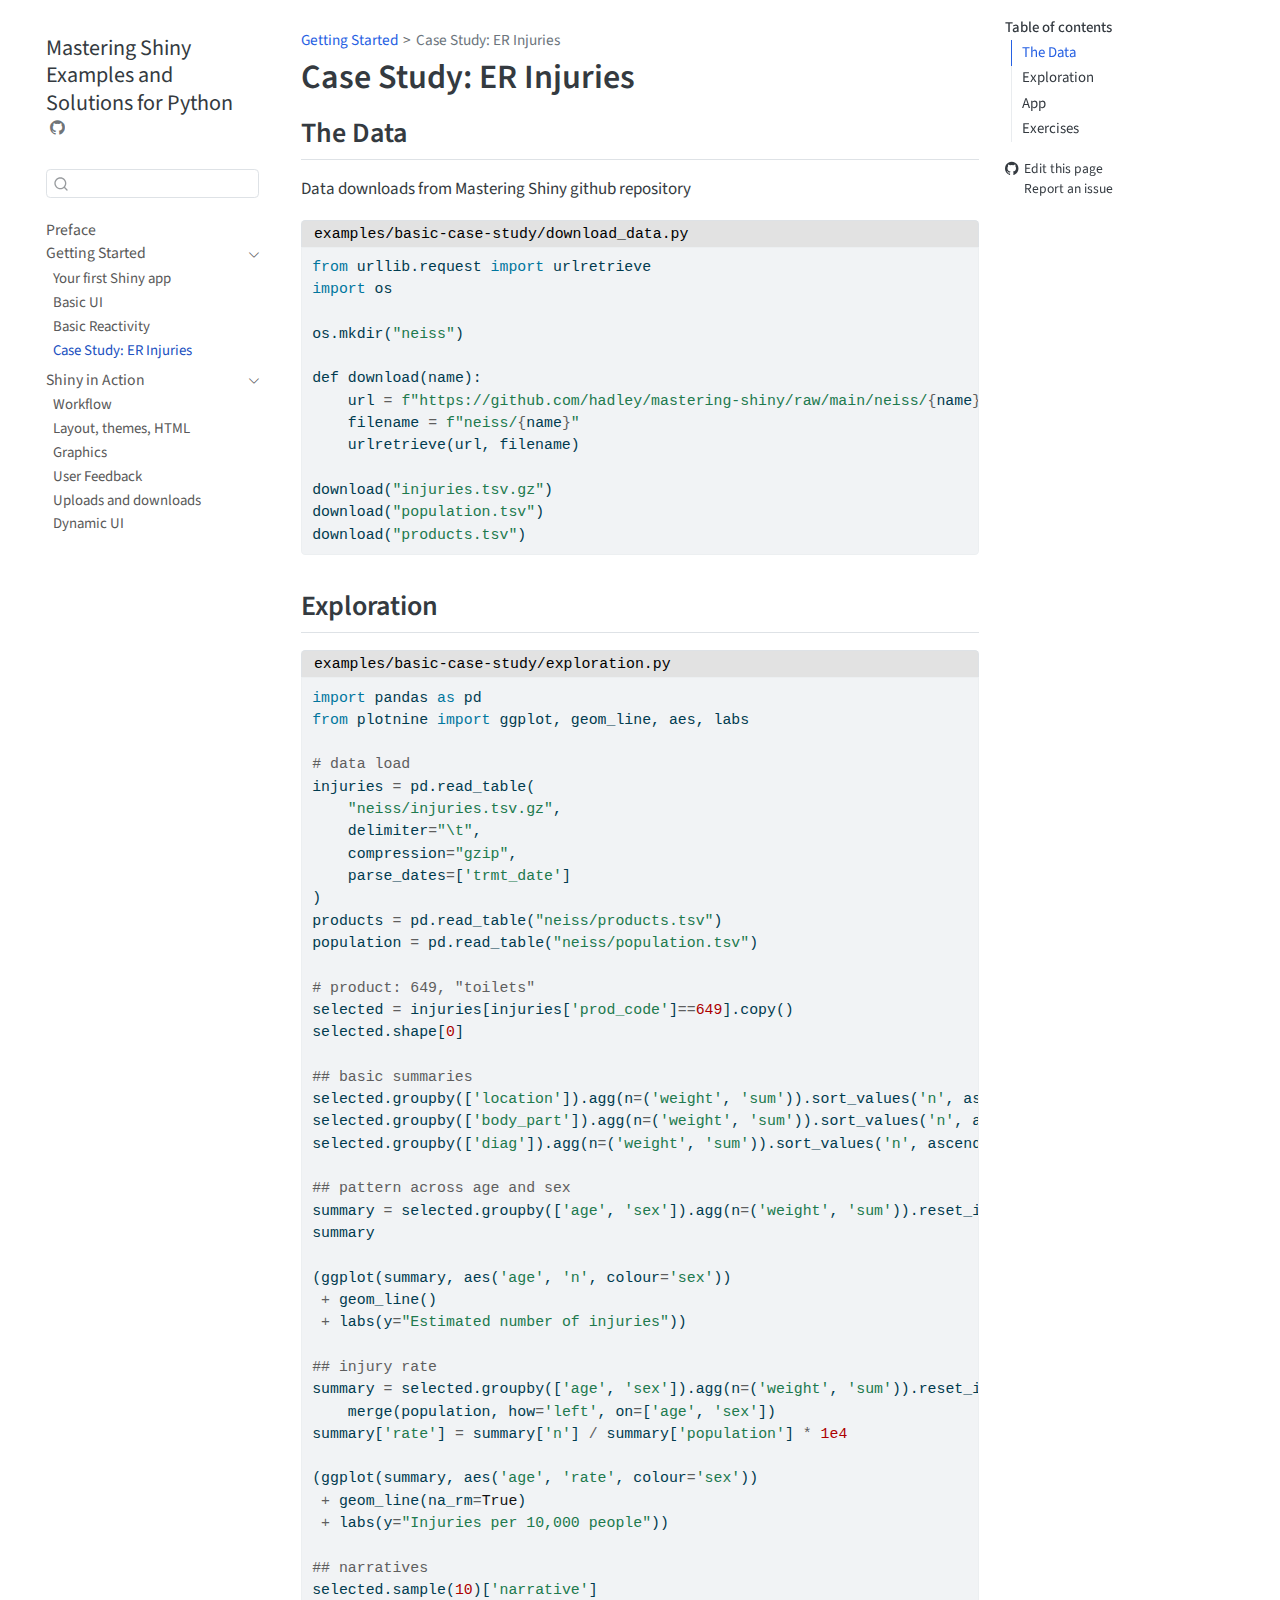
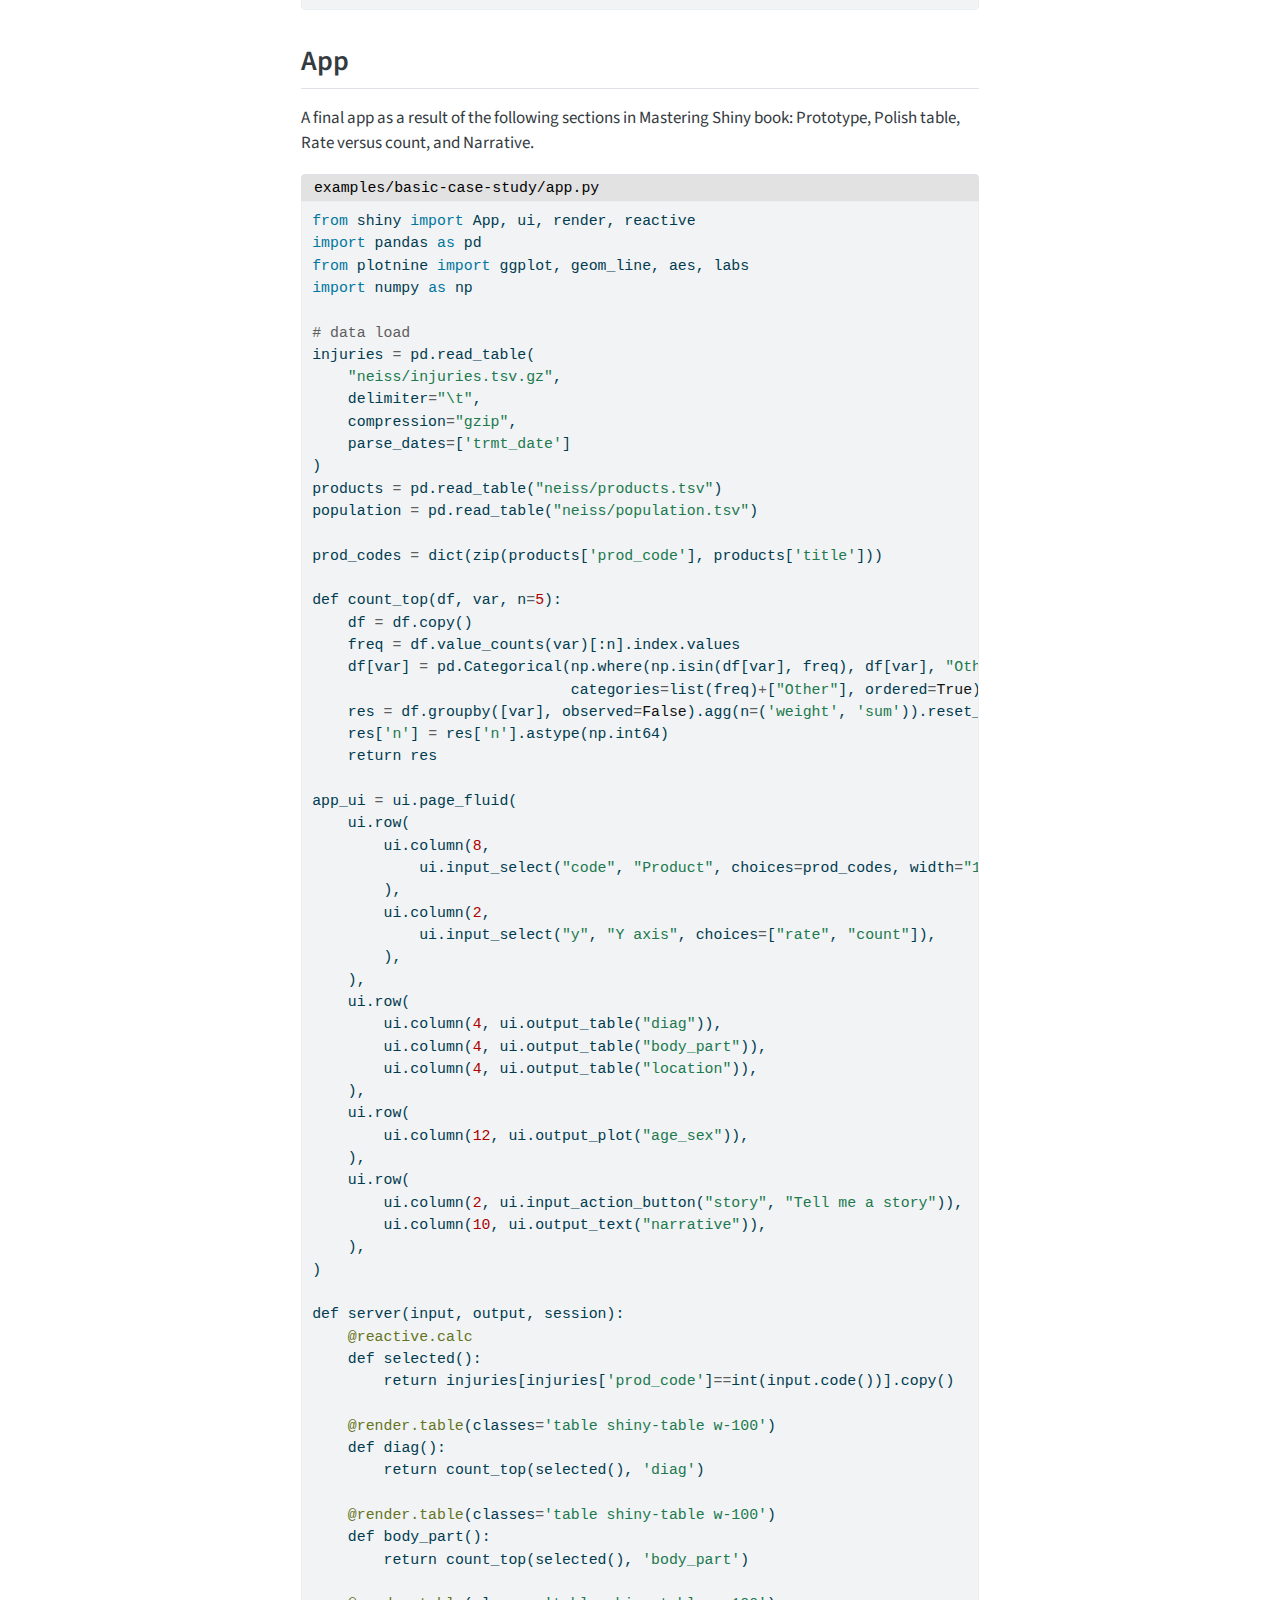
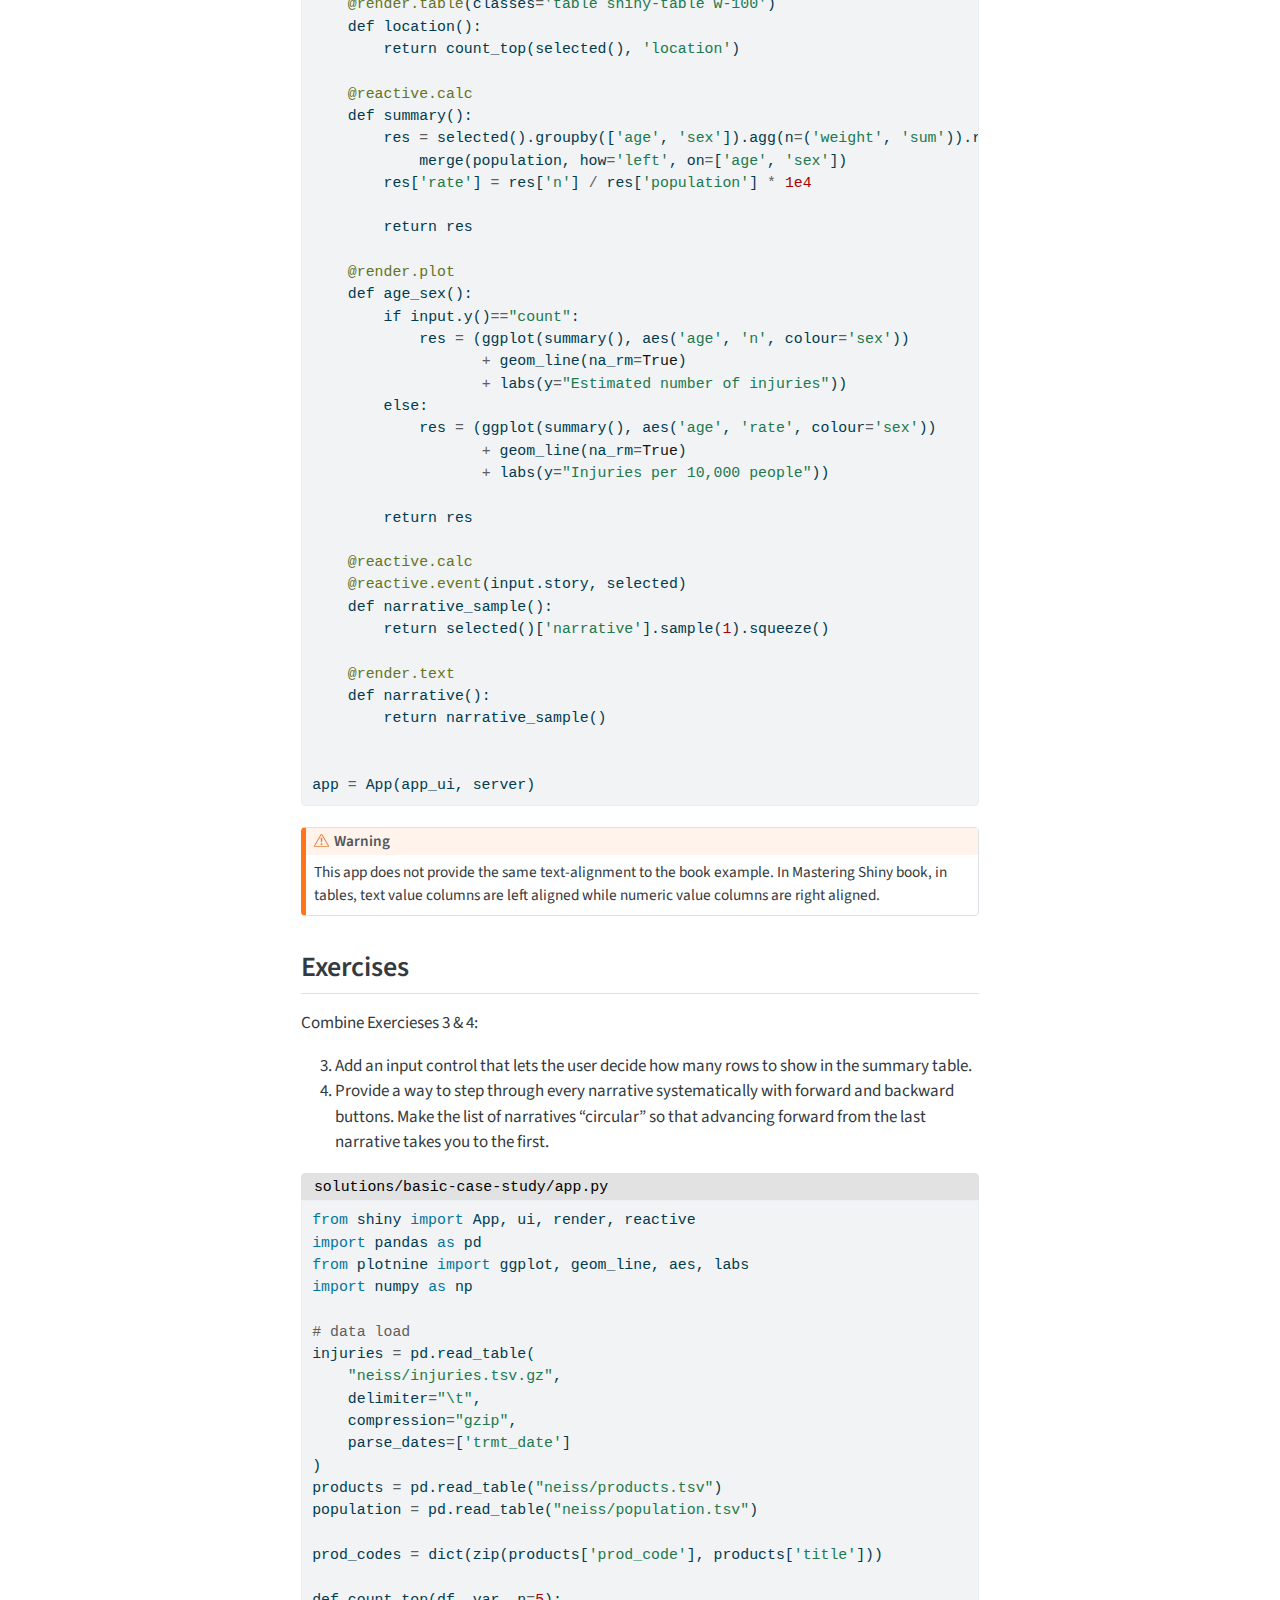
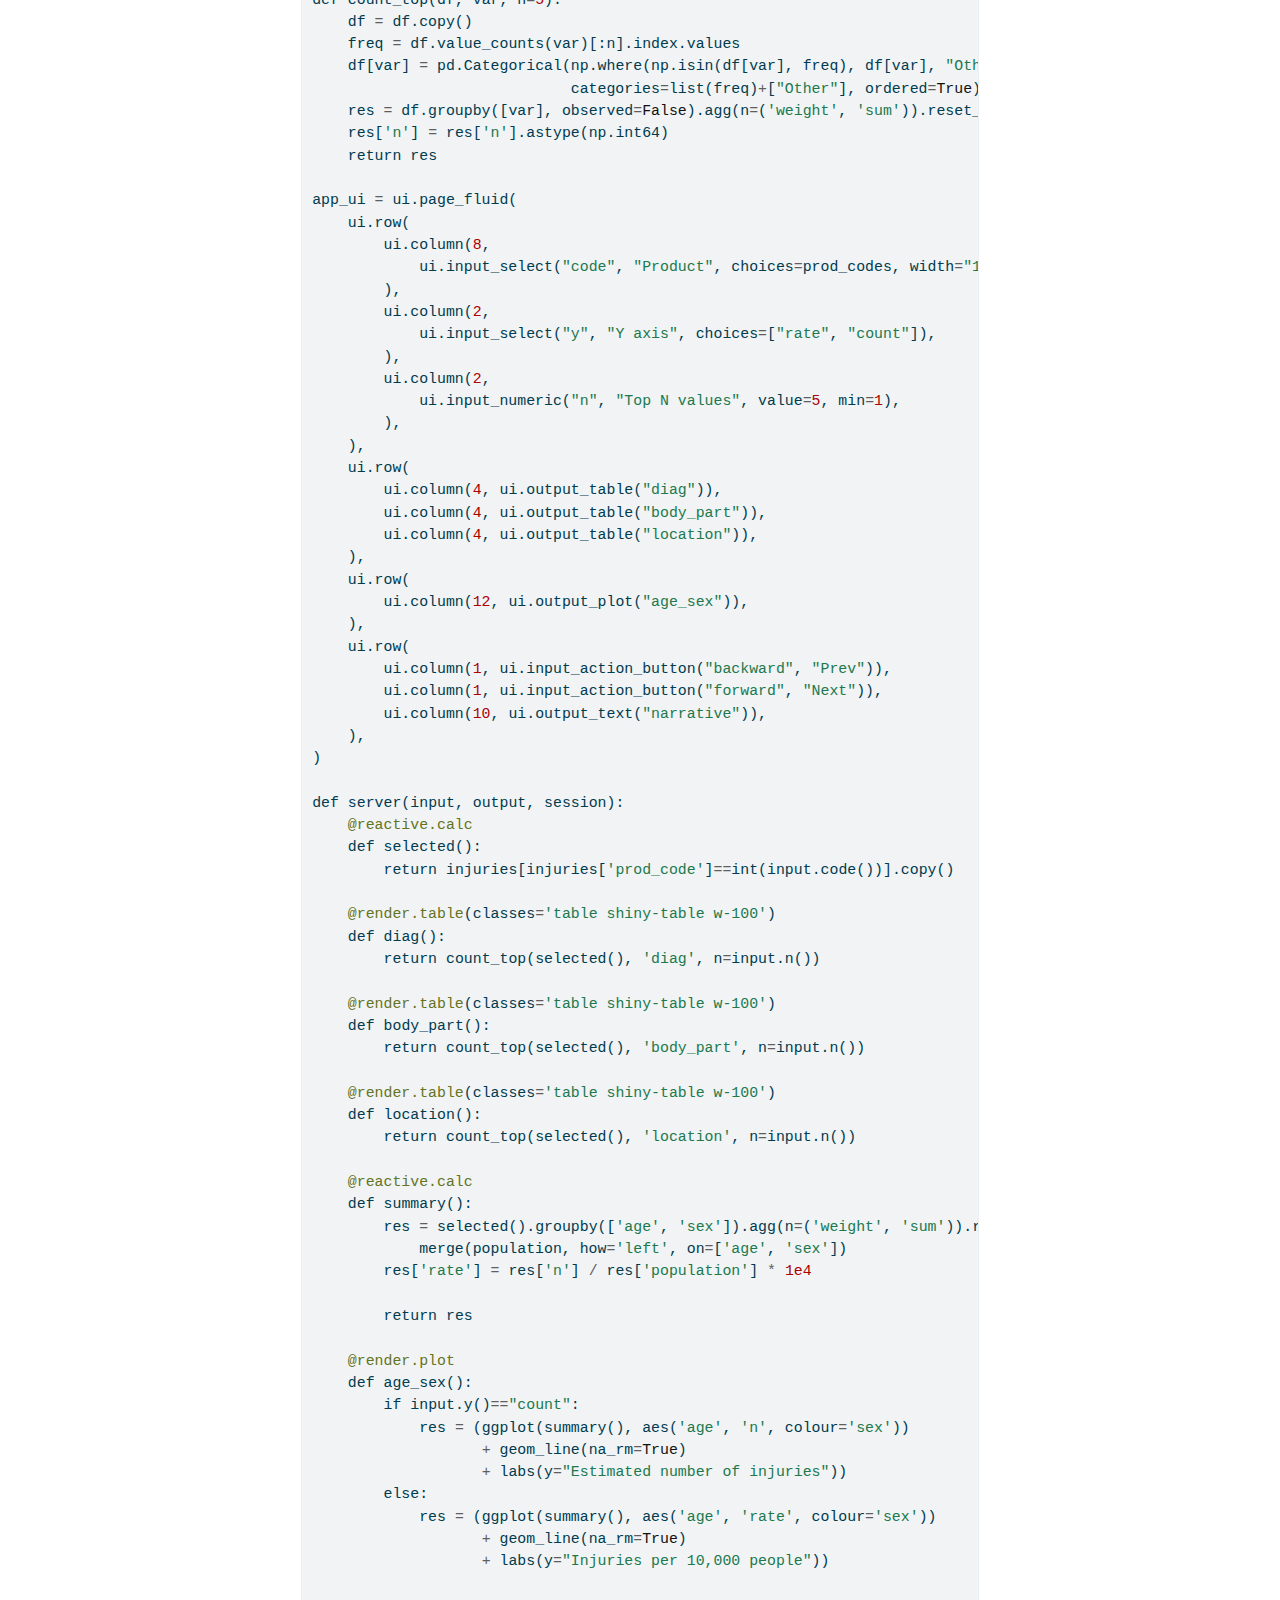
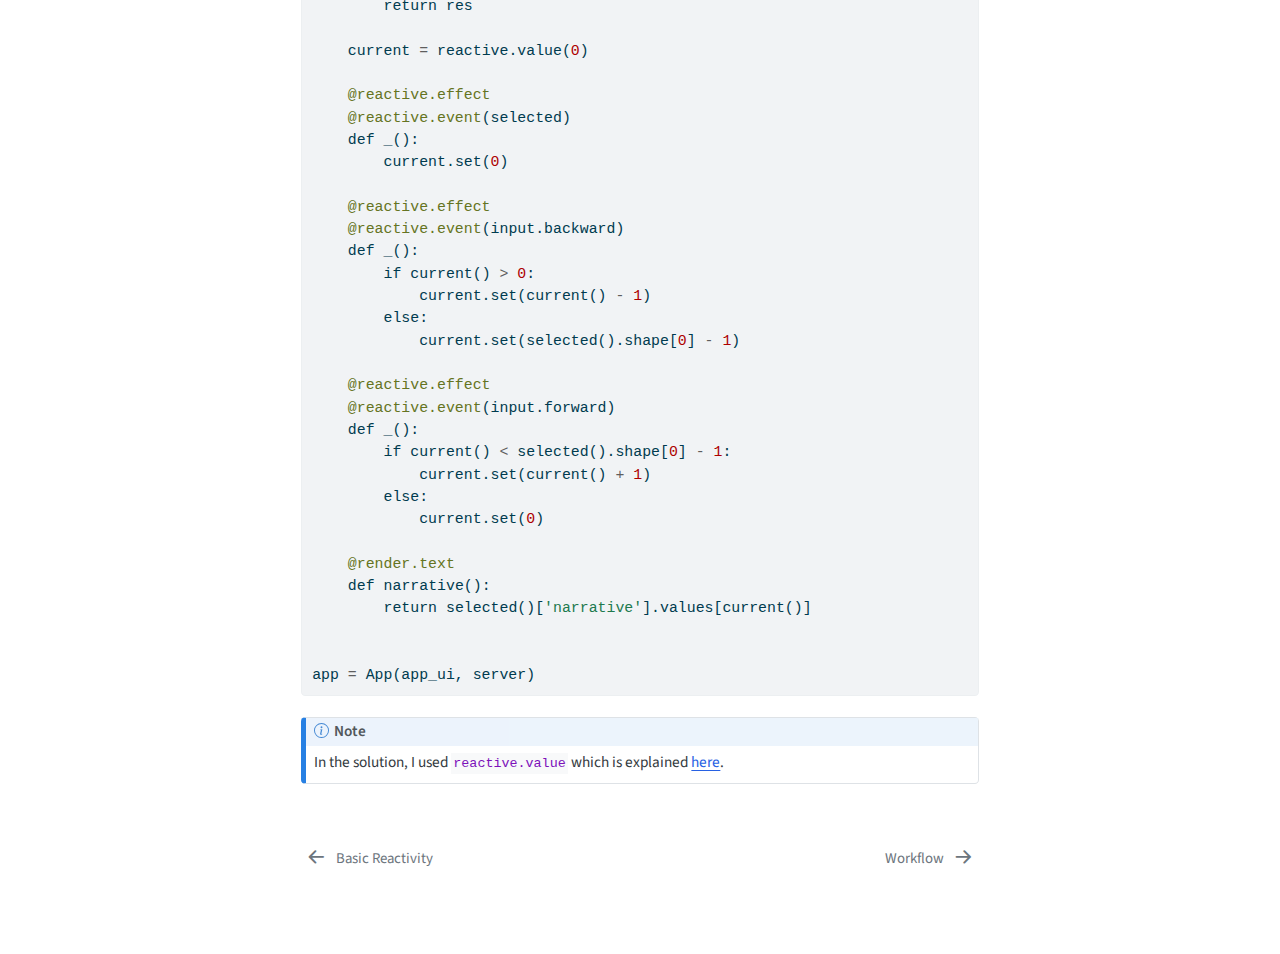
<file: basic-case-study.html>
<!DOCTYPE html>
<html xmlns="http://www.w3.org/1999/xhtml" lang="en" xml:lang="en"><head>

<meta charset="utf-8">
<meta name="generator" content="quarto-1.4.554">

<meta name="viewport" content="width=device-width, initial-scale=1.0, user-scalable=yes">


<title>Mastering Shiny Examples and Solutions for Python - Case Study: ER Injuries</title>
<style>
code{white-space: pre-wrap;}
span.smallcaps{font-variant: small-caps;}
div.columns{display: flex; gap: min(4vw, 1.5em);}
div.column{flex: auto; overflow-x: auto;}
div.hanging-indent{margin-left: 1.5em; text-indent: -1.5em;}
ul.task-list{list-style: none;}
ul.task-list li input[type="checkbox"] {
  width: 0.8em;
  margin: 0 0.8em 0.2em -1em; /* quarto-specific, see https://github.com/quarto-dev/quarto-cli/issues/4556 */ 
  vertical-align: middle;
}
/* CSS for syntax highlighting */
pre > code.sourceCode { white-space: pre; position: relative; }
pre > code.sourceCode > span { line-height: 1.25; }
pre > code.sourceCode > span:empty { height: 1.2em; }
.sourceCode { overflow: visible; }
code.sourceCode > span { color: inherit; text-decoration: inherit; }
div.sourceCode { margin: 1em 0; }
pre.sourceCode { margin: 0; }
@media screen {
div.sourceCode { overflow: auto; }
}
@media print {
pre > code.sourceCode { white-space: pre-wrap; }
pre > code.sourceCode > span { text-indent: -5em; padding-left: 5em; }
}
pre.numberSource code
  { counter-reset: source-line 0; }
pre.numberSource code > span
  { position: relative; left: -4em; counter-increment: source-line; }
pre.numberSource code > span > a:first-child::before
  { content: counter(source-line);
    position: relative; left: -1em; text-align: right; vertical-align: baseline;
    border: none; display: inline-block;
    -webkit-touch-callout: none; -webkit-user-select: none;
    -khtml-user-select: none; -moz-user-select: none;
    -ms-user-select: none; user-select: none;
    padding: 0 4px; width: 4em;
  }
pre.numberSource { margin-left: 3em;  padding-left: 4px; }
div.sourceCode
  {   }
@media screen {
pre > code.sourceCode > span > a:first-child::before { text-decoration: underline; }
}
</style>


<script src="site_libs/quarto-nav/quarto-nav.js"></script>
<script src="site_libs/quarto-nav/headroom.min.js"></script>
<script src="site_libs/clipboard/clipboard.min.js"></script>
<script src="site_libs/quarto-search/autocomplete.umd.js"></script>
<script src="site_libs/quarto-search/fuse.min.js"></script>
<script src="site_libs/quarto-search/quarto-search.js"></script>
<meta name="quarto:offset" content="./">
<link href="./action-workflow.html" rel="next">
<link href="./basic-reactivity.html" rel="prev">
<script src="site_libs/quarto-html/quarto.js"></script>
<script src="site_libs/quarto-html/popper.min.js"></script>
<script src="site_libs/quarto-html/tippy.umd.min.js"></script>
<script src="site_libs/quarto-html/anchor.min.js"></script>
<link href="site_libs/quarto-html/tippy.css" rel="stylesheet">
<link href="site_libs/quarto-html/quarto-syntax-highlighting.css" rel="stylesheet" id="quarto-text-highlighting-styles">
<script src="site_libs/bootstrap/bootstrap.min.js"></script>
<link href="site_libs/bootstrap/bootstrap-icons.css" rel="stylesheet">
<link href="site_libs/bootstrap/bootstrap.min.css" rel="stylesheet" id="quarto-bootstrap" data-mode="light">
<script id="quarto-search-options" type="application/json">{
  "location": "sidebar",
  "copy-button": false,
  "collapse-after": 3,
  "panel-placement": "start",
  "type": "textbox",
  "limit": 50,
  "keyboard-shortcut": [
    "f",
    "/",
    "s"
  ],
  "show-item-context": false,
  "language": {
    "search-no-results-text": "No results",
    "search-matching-documents-text": "matching documents",
    "search-copy-link-title": "Copy link to search",
    "search-hide-matches-text": "Hide additional matches",
    "search-more-match-text": "more match in this document",
    "search-more-matches-text": "more matches in this document",
    "search-clear-button-title": "Clear",
    "search-text-placeholder": "",
    "search-detached-cancel-button-title": "Cancel",
    "search-submit-button-title": "Submit",
    "search-label": "Search"
  }
}</script>


</head>

<body class="nav-sidebar floating">

<div id="quarto-search-results"></div>
  <header id="quarto-header" class="headroom fixed-top">
  <nav class="quarto-secondary-nav">
    <div class="container-fluid d-flex">
      <button type="button" class="quarto-btn-toggle btn" data-bs-toggle="collapse" data-bs-target=".quarto-sidebar-collapse-item" aria-controls="quarto-sidebar" aria-expanded="false" aria-label="Toggle sidebar navigation" onclick="if (window.quartoToggleHeadroom) { window.quartoToggleHeadroom(); }">
        <i class="bi bi-layout-text-sidebar-reverse"></i>
      </button>
        <nav class="quarto-page-breadcrumbs" aria-label="breadcrumb"><ol class="breadcrumb"><li class="breadcrumb-item"><a href="./basic-app.html">Getting Started</a></li><li class="breadcrumb-item"><a href="./basic-case-study.html"><span class="chapter-title">Case Study: ER Injuries</span></a></li></ol></nav>
        <a class="flex-grow-1" role="button" data-bs-toggle="collapse" data-bs-target=".quarto-sidebar-collapse-item" aria-controls="quarto-sidebar" aria-expanded="false" aria-label="Toggle sidebar navigation" onclick="if (window.quartoToggleHeadroom) { window.quartoToggleHeadroom(); }">      
        </a>
      <button type="button" class="btn quarto-search-button" aria-label="" onclick="window.quartoOpenSearch();">
        <i class="bi bi-search"></i>
      </button>
    </div>
  </nav>
</header>
<!-- content -->
<div id="quarto-content" class="quarto-container page-columns page-rows-contents page-layout-article">
<!-- sidebar -->
  <nav id="quarto-sidebar" class="sidebar collapse collapse-horizontal quarto-sidebar-collapse-item sidebar-navigation floating overflow-auto">
    <div class="pt-lg-2 mt-2 text-left sidebar-header">
    <div class="sidebar-title mb-0 py-0">
      <a href="./">Mastering Shiny Examples and Solutions for Python</a> 
        <div class="sidebar-tools-main">
    <a href="https://github.com/youngroklee-ml/mastering-shiny-for-python" title="Source Code" class="quarto-navigation-tool px-1" aria-label="Source Code"><i class="bi bi-github"></i></a>
</div>
    </div>
      </div>
        <div class="mt-2 flex-shrink-0 align-items-center">
        <div class="sidebar-search">
        <div id="quarto-search" class="" title="Search"></div>
        </div>
        </div>
    <div class="sidebar-menu-container"> 
    <ul class="list-unstyled mt-1">
        <li class="sidebar-item">
  <div class="sidebar-item-container"> 
  <a href="./index.html" class="sidebar-item-text sidebar-link">
 <span class="menu-text">Preface</span></a>
  </div>
</li>
        <li class="sidebar-item sidebar-item-section">
      <div class="sidebar-item-container"> 
            <a class="sidebar-item-text sidebar-link text-start" data-bs-toggle="collapse" data-bs-target="#quarto-sidebar-section-1" aria-expanded="true">
 <span class="menu-text">Getting Started</span></a>
          <a class="sidebar-item-toggle text-start" data-bs-toggle="collapse" data-bs-target="#quarto-sidebar-section-1" aria-expanded="true" aria-label="Toggle section">
            <i class="bi bi-chevron-right ms-2"></i>
          </a> 
      </div>
      <ul id="quarto-sidebar-section-1" class="collapse list-unstyled sidebar-section depth1 show">  
          <li class="sidebar-item">
  <div class="sidebar-item-container"> 
  <a href="./basic-app.html" class="sidebar-item-text sidebar-link"><span class="chapter-title">Your first Shiny app</span></a>
  </div>
</li>
          <li class="sidebar-item">
  <div class="sidebar-item-container"> 
  <a href="./basic-ui.html" class="sidebar-item-text sidebar-link"><span class="chapter-title">Basic UI</span></a>
  </div>
</li>
          <li class="sidebar-item">
  <div class="sidebar-item-container"> 
  <a href="./basic-reactivity.html" class="sidebar-item-text sidebar-link"><span class="chapter-title">Basic Reactivity</span></a>
  </div>
</li>
          <li class="sidebar-item">
  <div class="sidebar-item-container"> 
  <a href="./basic-case-study.html" class="sidebar-item-text sidebar-link active"><span class="chapter-title">Case Study: ER Injuries</span></a>
  </div>
</li>
      </ul>
  </li>
        <li class="sidebar-item sidebar-item-section">
      <div class="sidebar-item-container"> 
            <a class="sidebar-item-text sidebar-link text-start" data-bs-toggle="collapse" data-bs-target="#quarto-sidebar-section-2" aria-expanded="true">
 <span class="menu-text">Shiny in Action</span></a>
          <a class="sidebar-item-toggle text-start" data-bs-toggle="collapse" data-bs-target="#quarto-sidebar-section-2" aria-expanded="true" aria-label="Toggle section">
            <i class="bi bi-chevron-right ms-2"></i>
          </a> 
      </div>
      <ul id="quarto-sidebar-section-2" class="collapse list-unstyled sidebar-section depth1 show">  
          <li class="sidebar-item">
  <div class="sidebar-item-container"> 
  <a href="./action-workflow.html" class="sidebar-item-text sidebar-link"><span class="chapter-title">Workflow</span></a>
  </div>
</li>
          <li class="sidebar-item">
  <div class="sidebar-item-container"> 
  <a href="./action-layout.html" class="sidebar-item-text sidebar-link"><span class="chapter-title">Layout, themes, HTML</span></a>
  </div>
</li>
          <li class="sidebar-item">
  <div class="sidebar-item-container"> 
  <a href="./action-graphics.html" class="sidebar-item-text sidebar-link"><span class="chapter-title">Graphics</span></a>
  </div>
</li>
          <li class="sidebar-item">
  <div class="sidebar-item-container"> 
  <a href="./action-feedback.html" class="sidebar-item-text sidebar-link"><span class="chapter-title">User Feedback</span></a>
  </div>
</li>
          <li class="sidebar-item">
  <div class="sidebar-item-container"> 
  <a href="./action-transfer.html" class="sidebar-item-text sidebar-link"><span class="chapter-title">Uploads and downloads</span></a>
  </div>
</li>
          <li class="sidebar-item">
  <div class="sidebar-item-container"> 
  <a href="./action-dynamic.html" class="sidebar-item-text sidebar-link"><span class="chapter-title">Dynamic UI</span></a>
  </div>
</li>
      </ul>
  </li>
    </ul>
    </div>
</nav>
<div id="quarto-sidebar-glass" class="quarto-sidebar-collapse-item" data-bs-toggle="collapse" data-bs-target=".quarto-sidebar-collapse-item"></div>
<!-- margin-sidebar -->
    <div id="quarto-margin-sidebar" class="sidebar margin-sidebar">
        <nav id="TOC" role="doc-toc" class="toc-active">
    <h2 id="toc-title">Table of contents</h2>
   
  <ul>
  <li><a href="#the-data" id="toc-the-data" class="nav-link active" data-scroll-target="#the-data">The Data</a></li>
  <li><a href="#exploration" id="toc-exploration" class="nav-link" data-scroll-target="#exploration">Exploration</a></li>
  <li><a href="#app" id="toc-app" class="nav-link" data-scroll-target="#app">App</a></li>
  <li><a href="#exercises" id="toc-exercises" class="nav-link" data-scroll-target="#exercises">Exercises</a></li>
  </ul>
<div class="toc-actions"><ul><li><a href="https://github.com/youngroklee-ml/mastering-shiny-for-python/edit/main/basic-case-study.qmd" class="toc-action"><i class="bi bi-github"></i>Edit this page</a></li><li><a href="https://github.com/youngroklee-ml/mastering-shiny-for-python/issues/new" class="toc-action"><i class="bi empty"></i>Report an issue</a></li></ul></div></nav>
    </div>
<!-- main -->
<main class="content" id="quarto-document-content">

<header id="title-block-header" class="quarto-title-block default"><nav class="quarto-page-breadcrumbs quarto-title-breadcrumbs d-none d-lg-block" aria-label="breadcrumb"><ol class="breadcrumb"><li class="breadcrumb-item"><a href="./basic-app.html">Getting Started</a></li><li class="breadcrumb-item"><a href="./basic-case-study.html"><span class="chapter-title">Case Study: ER Injuries</span></a></li></ol></nav>
<div class="quarto-title">
<h1 class="title"><span class="chapter-title">Case Study: ER Injuries</span></h1>
</div>



<div class="quarto-title-meta">

    
  
    
  </div>
  


</header>


<section id="the-data" class="level2">
<h2 class="anchored" data-anchor-id="the-data">The Data</h2>
<p>Data downloads from Mastering Shiny github repository</p>
<div class="code-with-filename">
<div class="code-with-filename-file">
<pre><strong>examples/basic-case-study/download_data.py</strong></pre>
</div>
<div class="sourceCode" id="cb1" data-filename="examples/basic-case-study/download_data.py"><pre class="sourceCode python code-with-copy"><code class="sourceCode python"><span id="cb1-1"><a href="#cb1-1" aria-hidden="true" tabindex="-1"></a><span class="im">from</span> urllib.request <span class="im">import</span> urlretrieve</span>
<span id="cb1-2"><a href="#cb1-2" aria-hidden="true" tabindex="-1"></a><span class="im">import</span> os</span>
<span id="cb1-3"><a href="#cb1-3" aria-hidden="true" tabindex="-1"></a></span>
<span id="cb1-4"><a href="#cb1-4" aria-hidden="true" tabindex="-1"></a>os.mkdir(<span class="st">"neiss"</span>)</span>
<span id="cb1-5"><a href="#cb1-5" aria-hidden="true" tabindex="-1"></a></span>
<span id="cb1-6"><a href="#cb1-6" aria-hidden="true" tabindex="-1"></a><span class="kw">def</span> download(name):</span>
<span id="cb1-7"><a href="#cb1-7" aria-hidden="true" tabindex="-1"></a>    url <span class="op">=</span> <span class="ss">f"https://github.com/hadley/mastering-shiny/raw/main/neiss/</span><span class="sc">{</span>name<span class="sc">}</span><span class="ss">"</span></span>
<span id="cb1-8"><a href="#cb1-8" aria-hidden="true" tabindex="-1"></a>    filename <span class="op">=</span> <span class="ss">f"neiss/</span><span class="sc">{</span>name<span class="sc">}</span><span class="ss">"</span></span>
<span id="cb1-9"><a href="#cb1-9" aria-hidden="true" tabindex="-1"></a>    urlretrieve(url, filename)</span>
<span id="cb1-10"><a href="#cb1-10" aria-hidden="true" tabindex="-1"></a></span>
<span id="cb1-11"><a href="#cb1-11" aria-hidden="true" tabindex="-1"></a>download(<span class="st">"injuries.tsv.gz"</span>)</span>
<span id="cb1-12"><a href="#cb1-12" aria-hidden="true" tabindex="-1"></a>download(<span class="st">"population.tsv"</span>)</span>
<span id="cb1-13"><a href="#cb1-13" aria-hidden="true" tabindex="-1"></a>download(<span class="st">"products.tsv"</span>)</span></code><button title="Copy to Clipboard" class="code-copy-button"><i class="bi"></i></button></pre></div>
</div>
</section>
<section id="exploration" class="level2">
<h2 class="anchored" data-anchor-id="exploration">Exploration</h2>
<div class="code-with-filename">
<div class="code-with-filename-file">
<pre><strong>examples/basic-case-study/exploration.py</strong></pre>
</div>
<div class="sourceCode" id="cb2" data-filename="examples/basic-case-study/exploration.py"><pre class="sourceCode python code-with-copy"><code class="sourceCode python"><span id="cb2-1"><a href="#cb2-1" aria-hidden="true" tabindex="-1"></a><span class="im">import</span> pandas <span class="im">as</span> pd</span>
<span id="cb2-2"><a href="#cb2-2" aria-hidden="true" tabindex="-1"></a><span class="im">from</span> plotnine <span class="im">import</span> ggplot, geom_line, aes, labs</span>
<span id="cb2-3"><a href="#cb2-3" aria-hidden="true" tabindex="-1"></a></span>
<span id="cb2-4"><a href="#cb2-4" aria-hidden="true" tabindex="-1"></a><span class="co"># data load</span></span>
<span id="cb2-5"><a href="#cb2-5" aria-hidden="true" tabindex="-1"></a>injuries <span class="op">=</span> pd.read_table(</span>
<span id="cb2-6"><a href="#cb2-6" aria-hidden="true" tabindex="-1"></a>    <span class="st">"neiss/injuries.tsv.gz"</span>, </span>
<span id="cb2-7"><a href="#cb2-7" aria-hidden="true" tabindex="-1"></a>    delimiter<span class="op">=</span><span class="st">"</span><span class="ch">\t</span><span class="st">"</span>, </span>
<span id="cb2-8"><a href="#cb2-8" aria-hidden="true" tabindex="-1"></a>    compression<span class="op">=</span><span class="st">"gzip"</span>,</span>
<span id="cb2-9"><a href="#cb2-9" aria-hidden="true" tabindex="-1"></a>    parse_dates<span class="op">=</span>[<span class="st">'trmt_date'</span>]</span>
<span id="cb2-10"><a href="#cb2-10" aria-hidden="true" tabindex="-1"></a>)</span>
<span id="cb2-11"><a href="#cb2-11" aria-hidden="true" tabindex="-1"></a>products <span class="op">=</span> pd.read_table(<span class="st">"neiss/products.tsv"</span>)</span>
<span id="cb2-12"><a href="#cb2-12" aria-hidden="true" tabindex="-1"></a>population <span class="op">=</span> pd.read_table(<span class="st">"neiss/population.tsv"</span>)</span>
<span id="cb2-13"><a href="#cb2-13" aria-hidden="true" tabindex="-1"></a></span>
<span id="cb2-14"><a href="#cb2-14" aria-hidden="true" tabindex="-1"></a><span class="co"># product: 649, "toilets"</span></span>
<span id="cb2-15"><a href="#cb2-15" aria-hidden="true" tabindex="-1"></a>selected <span class="op">=</span> injuries[injuries[<span class="st">'prod_code'</span>]<span class="op">==</span><span class="dv">649</span>].copy()</span>
<span id="cb2-16"><a href="#cb2-16" aria-hidden="true" tabindex="-1"></a>selected.shape[<span class="dv">0</span>]</span>
<span id="cb2-17"><a href="#cb2-17" aria-hidden="true" tabindex="-1"></a></span>
<span id="cb2-18"><a href="#cb2-18" aria-hidden="true" tabindex="-1"></a><span class="co">## basic summaries</span></span>
<span id="cb2-19"><a href="#cb2-19" aria-hidden="true" tabindex="-1"></a>selected.groupby([<span class="st">'location'</span>]).agg(n<span class="op">=</span>(<span class="st">'weight'</span>, <span class="st">'sum'</span>)).sort_values(<span class="st">'n'</span>, ascending<span class="op">=</span><span class="va">False</span>).reset_index()</span>
<span id="cb2-20"><a href="#cb2-20" aria-hidden="true" tabindex="-1"></a>selected.groupby([<span class="st">'body_part'</span>]).agg(n<span class="op">=</span>(<span class="st">'weight'</span>, <span class="st">'sum'</span>)).sort_values(<span class="st">'n'</span>, ascending<span class="op">=</span><span class="va">False</span>).reset_index()</span>
<span id="cb2-21"><a href="#cb2-21" aria-hidden="true" tabindex="-1"></a>selected.groupby([<span class="st">'diag'</span>]).agg(n<span class="op">=</span>(<span class="st">'weight'</span>, <span class="st">'sum'</span>)).sort_values(<span class="st">'n'</span>, ascending<span class="op">=</span><span class="va">False</span>).reset_index()</span>
<span id="cb2-22"><a href="#cb2-22" aria-hidden="true" tabindex="-1"></a></span>
<span id="cb2-23"><a href="#cb2-23" aria-hidden="true" tabindex="-1"></a><span class="co">## pattern across age and sex</span></span>
<span id="cb2-24"><a href="#cb2-24" aria-hidden="true" tabindex="-1"></a>summary <span class="op">=</span> selected.groupby([<span class="st">'age'</span>, <span class="st">'sex'</span>]).agg(n<span class="op">=</span>(<span class="st">'weight'</span>, <span class="st">'sum'</span>)).reset_index()</span>
<span id="cb2-25"><a href="#cb2-25" aria-hidden="true" tabindex="-1"></a>summary</span>
<span id="cb2-26"><a href="#cb2-26" aria-hidden="true" tabindex="-1"></a></span>
<span id="cb2-27"><a href="#cb2-27" aria-hidden="true" tabindex="-1"></a>(ggplot(summary, aes(<span class="st">'age'</span>, <span class="st">'n'</span>, colour<span class="op">=</span><span class="st">'sex'</span>))</span>
<span id="cb2-28"><a href="#cb2-28" aria-hidden="true" tabindex="-1"></a> <span class="op">+</span> geom_line()</span>
<span id="cb2-29"><a href="#cb2-29" aria-hidden="true" tabindex="-1"></a> <span class="op">+</span> labs(y<span class="op">=</span><span class="st">"Estimated number of injuries"</span>))</span>
<span id="cb2-30"><a href="#cb2-30" aria-hidden="true" tabindex="-1"></a></span>
<span id="cb2-31"><a href="#cb2-31" aria-hidden="true" tabindex="-1"></a><span class="co">## injury rate</span></span>
<span id="cb2-32"><a href="#cb2-32" aria-hidden="true" tabindex="-1"></a>summary <span class="op">=</span> selected.groupby([<span class="st">'age'</span>, <span class="st">'sex'</span>]).agg(n<span class="op">=</span>(<span class="st">'weight'</span>, <span class="st">'sum'</span>)).reset_index().<span class="op">\</span></span>
<span id="cb2-33"><a href="#cb2-33" aria-hidden="true" tabindex="-1"></a>    merge(population, how<span class="op">=</span><span class="st">'left'</span>, on<span class="op">=</span>[<span class="st">'age'</span>, <span class="st">'sex'</span>])</span>
<span id="cb2-34"><a href="#cb2-34" aria-hidden="true" tabindex="-1"></a>summary[<span class="st">'rate'</span>] <span class="op">=</span> summary[<span class="st">'n'</span>] <span class="op">/</span> summary[<span class="st">'population'</span>] <span class="op">*</span> <span class="fl">1e4</span></span>
<span id="cb2-35"><a href="#cb2-35" aria-hidden="true" tabindex="-1"></a></span>
<span id="cb2-36"><a href="#cb2-36" aria-hidden="true" tabindex="-1"></a>(ggplot(summary, aes(<span class="st">'age'</span>, <span class="st">'rate'</span>, colour<span class="op">=</span><span class="st">'sex'</span>))</span>
<span id="cb2-37"><a href="#cb2-37" aria-hidden="true" tabindex="-1"></a> <span class="op">+</span> geom_line(na_rm<span class="op">=</span><span class="va">True</span>)</span>
<span id="cb2-38"><a href="#cb2-38" aria-hidden="true" tabindex="-1"></a> <span class="op">+</span> labs(y<span class="op">=</span><span class="st">"Injuries per 10,000 people"</span>))</span>
<span id="cb2-39"><a href="#cb2-39" aria-hidden="true" tabindex="-1"></a></span>
<span id="cb2-40"><a href="#cb2-40" aria-hidden="true" tabindex="-1"></a><span class="co">## narratives</span></span>
<span id="cb2-41"><a href="#cb2-41" aria-hidden="true" tabindex="-1"></a>selected.sample(<span class="dv">10</span>)[<span class="st">'narrative'</span>]</span></code><button title="Copy to Clipboard" class="code-copy-button"><i class="bi"></i></button></pre></div>
</div>
</section>
<section id="app" class="level2">
<h2 class="anchored" data-anchor-id="app">App</h2>
<p>A final app as a result of the following sections in Mastering Shiny book: Prototype, Polish table, Rate versus count, and Narrative.</p>
<div class="code-with-filename">
<div class="code-with-filename-file">
<pre><strong>examples/basic-case-study/app.py</strong></pre>
</div>
<div class="sourceCode" id="cb3" data-filename="examples/basic-case-study/app.py"><pre class="sourceCode python code-with-copy"><code class="sourceCode python"><span id="cb3-1"><a href="#cb3-1" aria-hidden="true" tabindex="-1"></a><span class="im">from</span> shiny <span class="im">import</span> App, ui, render, reactive</span>
<span id="cb3-2"><a href="#cb3-2" aria-hidden="true" tabindex="-1"></a><span class="im">import</span> pandas <span class="im">as</span> pd</span>
<span id="cb3-3"><a href="#cb3-3" aria-hidden="true" tabindex="-1"></a><span class="im">from</span> plotnine <span class="im">import</span> ggplot, geom_line, aes, labs</span>
<span id="cb3-4"><a href="#cb3-4" aria-hidden="true" tabindex="-1"></a><span class="im">import</span> numpy <span class="im">as</span> np</span>
<span id="cb3-5"><a href="#cb3-5" aria-hidden="true" tabindex="-1"></a></span>
<span id="cb3-6"><a href="#cb3-6" aria-hidden="true" tabindex="-1"></a><span class="co"># data load</span></span>
<span id="cb3-7"><a href="#cb3-7" aria-hidden="true" tabindex="-1"></a>injuries <span class="op">=</span> pd.read_table(</span>
<span id="cb3-8"><a href="#cb3-8" aria-hidden="true" tabindex="-1"></a>    <span class="st">"neiss/injuries.tsv.gz"</span>, </span>
<span id="cb3-9"><a href="#cb3-9" aria-hidden="true" tabindex="-1"></a>    delimiter<span class="op">=</span><span class="st">"</span><span class="ch">\t</span><span class="st">"</span>, </span>
<span id="cb3-10"><a href="#cb3-10" aria-hidden="true" tabindex="-1"></a>    compression<span class="op">=</span><span class="st">"gzip"</span>,</span>
<span id="cb3-11"><a href="#cb3-11" aria-hidden="true" tabindex="-1"></a>    parse_dates<span class="op">=</span>[<span class="st">'trmt_date'</span>]</span>
<span id="cb3-12"><a href="#cb3-12" aria-hidden="true" tabindex="-1"></a>)</span>
<span id="cb3-13"><a href="#cb3-13" aria-hidden="true" tabindex="-1"></a>products <span class="op">=</span> pd.read_table(<span class="st">"neiss/products.tsv"</span>)</span>
<span id="cb3-14"><a href="#cb3-14" aria-hidden="true" tabindex="-1"></a>population <span class="op">=</span> pd.read_table(<span class="st">"neiss/population.tsv"</span>)</span>
<span id="cb3-15"><a href="#cb3-15" aria-hidden="true" tabindex="-1"></a></span>
<span id="cb3-16"><a href="#cb3-16" aria-hidden="true" tabindex="-1"></a>prod_codes <span class="op">=</span> <span class="bu">dict</span>(<span class="bu">zip</span>(products[<span class="st">'prod_code'</span>], products[<span class="st">'title'</span>]))</span>
<span id="cb3-17"><a href="#cb3-17" aria-hidden="true" tabindex="-1"></a></span>
<span id="cb3-18"><a href="#cb3-18" aria-hidden="true" tabindex="-1"></a><span class="kw">def</span> count_top(df, var, n<span class="op">=</span><span class="dv">5</span>):</span>
<span id="cb3-19"><a href="#cb3-19" aria-hidden="true" tabindex="-1"></a>    df <span class="op">=</span> df.copy()</span>
<span id="cb3-20"><a href="#cb3-20" aria-hidden="true" tabindex="-1"></a>    freq <span class="op">=</span> df.value_counts(var)[:n].index.values</span>
<span id="cb3-21"><a href="#cb3-21" aria-hidden="true" tabindex="-1"></a>    df[var] <span class="op">=</span> pd.Categorical(np.where(np.isin(df[var], freq), df[var], <span class="st">"Other"</span>), </span>
<span id="cb3-22"><a href="#cb3-22" aria-hidden="true" tabindex="-1"></a>                             categories<span class="op">=</span><span class="bu">list</span>(freq)<span class="op">+</span>[<span class="st">"Other"</span>], ordered<span class="op">=</span><span class="va">True</span>)</span>
<span id="cb3-23"><a href="#cb3-23" aria-hidden="true" tabindex="-1"></a>    res <span class="op">=</span> df.groupby([var], observed<span class="op">=</span><span class="va">False</span>).agg(n<span class="op">=</span>(<span class="st">'weight'</span>, <span class="st">'sum'</span>)).reset_index()</span>
<span id="cb3-24"><a href="#cb3-24" aria-hidden="true" tabindex="-1"></a>    res[<span class="st">'n'</span>] <span class="op">=</span> res[<span class="st">'n'</span>].astype(np.int64)</span>
<span id="cb3-25"><a href="#cb3-25" aria-hidden="true" tabindex="-1"></a>    <span class="cf">return</span> res</span>
<span id="cb3-26"><a href="#cb3-26" aria-hidden="true" tabindex="-1"></a></span>
<span id="cb3-27"><a href="#cb3-27" aria-hidden="true" tabindex="-1"></a>app_ui <span class="op">=</span> ui.page_fluid(</span>
<span id="cb3-28"><a href="#cb3-28" aria-hidden="true" tabindex="-1"></a>    ui.row(</span>
<span id="cb3-29"><a href="#cb3-29" aria-hidden="true" tabindex="-1"></a>        ui.column(<span class="dv">8</span>,</span>
<span id="cb3-30"><a href="#cb3-30" aria-hidden="true" tabindex="-1"></a>            ui.input_select(<span class="st">"code"</span>, <span class="st">"Product"</span>, choices<span class="op">=</span>prod_codes, width<span class="op">=</span><span class="st">"100%"</span>),</span>
<span id="cb3-31"><a href="#cb3-31" aria-hidden="true" tabindex="-1"></a>        ),</span>
<span id="cb3-32"><a href="#cb3-32" aria-hidden="true" tabindex="-1"></a>        ui.column(<span class="dv">2</span>, </span>
<span id="cb3-33"><a href="#cb3-33" aria-hidden="true" tabindex="-1"></a>            ui.input_select(<span class="st">"y"</span>, <span class="st">"Y axis"</span>, choices<span class="op">=</span>[<span class="st">"rate"</span>, <span class="st">"count"</span>]),</span>
<span id="cb3-34"><a href="#cb3-34" aria-hidden="true" tabindex="-1"></a>        ),</span>
<span id="cb3-35"><a href="#cb3-35" aria-hidden="true" tabindex="-1"></a>    ),</span>
<span id="cb3-36"><a href="#cb3-36" aria-hidden="true" tabindex="-1"></a>    ui.row(</span>
<span id="cb3-37"><a href="#cb3-37" aria-hidden="true" tabindex="-1"></a>        ui.column(<span class="dv">4</span>, ui.output_table(<span class="st">"diag"</span>)),</span>
<span id="cb3-38"><a href="#cb3-38" aria-hidden="true" tabindex="-1"></a>        ui.column(<span class="dv">4</span>, ui.output_table(<span class="st">"body_part"</span>)),</span>
<span id="cb3-39"><a href="#cb3-39" aria-hidden="true" tabindex="-1"></a>        ui.column(<span class="dv">4</span>, ui.output_table(<span class="st">"location"</span>)),</span>
<span id="cb3-40"><a href="#cb3-40" aria-hidden="true" tabindex="-1"></a>    ),</span>
<span id="cb3-41"><a href="#cb3-41" aria-hidden="true" tabindex="-1"></a>    ui.row(</span>
<span id="cb3-42"><a href="#cb3-42" aria-hidden="true" tabindex="-1"></a>        ui.column(<span class="dv">12</span>, ui.output_plot(<span class="st">"age_sex"</span>)),</span>
<span id="cb3-43"><a href="#cb3-43" aria-hidden="true" tabindex="-1"></a>    ),</span>
<span id="cb3-44"><a href="#cb3-44" aria-hidden="true" tabindex="-1"></a>    ui.row(</span>
<span id="cb3-45"><a href="#cb3-45" aria-hidden="true" tabindex="-1"></a>        ui.column(<span class="dv">2</span>, ui.input_action_button(<span class="st">"story"</span>, <span class="st">"Tell me a story"</span>)),</span>
<span id="cb3-46"><a href="#cb3-46" aria-hidden="true" tabindex="-1"></a>        ui.column(<span class="dv">10</span>, ui.output_text(<span class="st">"narrative"</span>)),</span>
<span id="cb3-47"><a href="#cb3-47" aria-hidden="true" tabindex="-1"></a>    ),    </span>
<span id="cb3-48"><a href="#cb3-48" aria-hidden="true" tabindex="-1"></a>)</span>
<span id="cb3-49"><a href="#cb3-49" aria-hidden="true" tabindex="-1"></a></span>
<span id="cb3-50"><a href="#cb3-50" aria-hidden="true" tabindex="-1"></a><span class="kw">def</span> server(<span class="bu">input</span>, output, session):</span>
<span id="cb3-51"><a href="#cb3-51" aria-hidden="true" tabindex="-1"></a>    <span class="at">@reactive.calc</span></span>
<span id="cb3-52"><a href="#cb3-52" aria-hidden="true" tabindex="-1"></a>    <span class="kw">def</span> selected():</span>
<span id="cb3-53"><a href="#cb3-53" aria-hidden="true" tabindex="-1"></a>        <span class="cf">return</span> injuries[injuries[<span class="st">'prod_code'</span>]<span class="op">==</span><span class="bu">int</span>(<span class="bu">input</span>.code())].copy()</span>
<span id="cb3-54"><a href="#cb3-54" aria-hidden="true" tabindex="-1"></a>    </span>
<span id="cb3-55"><a href="#cb3-55" aria-hidden="true" tabindex="-1"></a>    <span class="at">@render.table</span>(classes<span class="op">=</span><span class="st">'table shiny-table w-100'</span>)</span>
<span id="cb3-56"><a href="#cb3-56" aria-hidden="true" tabindex="-1"></a>    <span class="kw">def</span> diag():</span>
<span id="cb3-57"><a href="#cb3-57" aria-hidden="true" tabindex="-1"></a>        <span class="cf">return</span> count_top(selected(), <span class="st">'diag'</span>)</span>
<span id="cb3-58"><a href="#cb3-58" aria-hidden="true" tabindex="-1"></a></span>
<span id="cb3-59"><a href="#cb3-59" aria-hidden="true" tabindex="-1"></a>    <span class="at">@render.table</span>(classes<span class="op">=</span><span class="st">'table shiny-table w-100'</span>)</span>
<span id="cb3-60"><a href="#cb3-60" aria-hidden="true" tabindex="-1"></a>    <span class="kw">def</span> body_part():</span>
<span id="cb3-61"><a href="#cb3-61" aria-hidden="true" tabindex="-1"></a>        <span class="cf">return</span> count_top(selected(), <span class="st">'body_part'</span>)</span>
<span id="cb3-62"><a href="#cb3-62" aria-hidden="true" tabindex="-1"></a></span>
<span id="cb3-63"><a href="#cb3-63" aria-hidden="true" tabindex="-1"></a>    <span class="at">@render.table</span>(classes<span class="op">=</span><span class="st">'table shiny-table w-100'</span>)</span>
<span id="cb3-64"><a href="#cb3-64" aria-hidden="true" tabindex="-1"></a>    <span class="kw">def</span> location():</span>
<span id="cb3-65"><a href="#cb3-65" aria-hidden="true" tabindex="-1"></a>        <span class="cf">return</span> count_top(selected(), <span class="st">'location'</span>)</span>
<span id="cb3-66"><a href="#cb3-66" aria-hidden="true" tabindex="-1"></a></span>
<span id="cb3-67"><a href="#cb3-67" aria-hidden="true" tabindex="-1"></a>    <span class="at">@reactive.calc</span></span>
<span id="cb3-68"><a href="#cb3-68" aria-hidden="true" tabindex="-1"></a>    <span class="kw">def</span> summary():</span>
<span id="cb3-69"><a href="#cb3-69" aria-hidden="true" tabindex="-1"></a>        res <span class="op">=</span> selected().groupby([<span class="st">'age'</span>, <span class="st">'sex'</span>]).agg(n<span class="op">=</span>(<span class="st">'weight'</span>, <span class="st">'sum'</span>)).reset_index().<span class="op">\</span></span>
<span id="cb3-70"><a href="#cb3-70" aria-hidden="true" tabindex="-1"></a>            merge(population, how<span class="op">=</span><span class="st">'left'</span>, on<span class="op">=</span>[<span class="st">'age'</span>, <span class="st">'sex'</span>])</span>
<span id="cb3-71"><a href="#cb3-71" aria-hidden="true" tabindex="-1"></a>        res[<span class="st">'rate'</span>] <span class="op">=</span> res[<span class="st">'n'</span>] <span class="op">/</span> res[<span class="st">'population'</span>] <span class="op">*</span> <span class="fl">1e4</span></span>
<span id="cb3-72"><a href="#cb3-72" aria-hidden="true" tabindex="-1"></a></span>
<span id="cb3-73"><a href="#cb3-73" aria-hidden="true" tabindex="-1"></a>        <span class="cf">return</span> res</span>
<span id="cb3-74"><a href="#cb3-74" aria-hidden="true" tabindex="-1"></a>    </span>
<span id="cb3-75"><a href="#cb3-75" aria-hidden="true" tabindex="-1"></a>    <span class="at">@render.plot</span></span>
<span id="cb3-76"><a href="#cb3-76" aria-hidden="true" tabindex="-1"></a>    <span class="kw">def</span> age_sex():</span>
<span id="cb3-77"><a href="#cb3-77" aria-hidden="true" tabindex="-1"></a>        <span class="cf">if</span> <span class="bu">input</span>.y()<span class="op">==</span><span class="st">"count"</span>:</span>
<span id="cb3-78"><a href="#cb3-78" aria-hidden="true" tabindex="-1"></a>            res <span class="op">=</span> (ggplot(summary(), aes(<span class="st">'age'</span>, <span class="st">'n'</span>, colour<span class="op">=</span><span class="st">'sex'</span>))</span>
<span id="cb3-79"><a href="#cb3-79" aria-hidden="true" tabindex="-1"></a>                   <span class="op">+</span> geom_line(na_rm<span class="op">=</span><span class="va">True</span>)</span>
<span id="cb3-80"><a href="#cb3-80" aria-hidden="true" tabindex="-1"></a>                   <span class="op">+</span> labs(y<span class="op">=</span><span class="st">"Estimated number of injuries"</span>))</span>
<span id="cb3-81"><a href="#cb3-81" aria-hidden="true" tabindex="-1"></a>        <span class="cf">else</span>:</span>
<span id="cb3-82"><a href="#cb3-82" aria-hidden="true" tabindex="-1"></a>            res <span class="op">=</span> (ggplot(summary(), aes(<span class="st">'age'</span>, <span class="st">'rate'</span>, colour<span class="op">=</span><span class="st">'sex'</span>))</span>
<span id="cb3-83"><a href="#cb3-83" aria-hidden="true" tabindex="-1"></a>                   <span class="op">+</span> geom_line(na_rm<span class="op">=</span><span class="va">True</span>)</span>
<span id="cb3-84"><a href="#cb3-84" aria-hidden="true" tabindex="-1"></a>                   <span class="op">+</span> labs(y<span class="op">=</span><span class="st">"Injuries per 10,000 people"</span>))</span>
<span id="cb3-85"><a href="#cb3-85" aria-hidden="true" tabindex="-1"></a></span>
<span id="cb3-86"><a href="#cb3-86" aria-hidden="true" tabindex="-1"></a>        <span class="cf">return</span> res</span>
<span id="cb3-87"><a href="#cb3-87" aria-hidden="true" tabindex="-1"></a>    </span>
<span id="cb3-88"><a href="#cb3-88" aria-hidden="true" tabindex="-1"></a>    <span class="at">@reactive.calc</span></span>
<span id="cb3-89"><a href="#cb3-89" aria-hidden="true" tabindex="-1"></a>    <span class="at">@reactive.event</span>(<span class="bu">input</span>.story, selected)</span>
<span id="cb3-90"><a href="#cb3-90" aria-hidden="true" tabindex="-1"></a>    <span class="kw">def</span> narrative_sample():</span>
<span id="cb3-91"><a href="#cb3-91" aria-hidden="true" tabindex="-1"></a>        <span class="cf">return</span> selected()[<span class="st">'narrative'</span>].sample(<span class="dv">1</span>).squeeze()</span>
<span id="cb3-92"><a href="#cb3-92" aria-hidden="true" tabindex="-1"></a></span>
<span id="cb3-93"><a href="#cb3-93" aria-hidden="true" tabindex="-1"></a>    <span class="at">@render.text</span></span>
<span id="cb3-94"><a href="#cb3-94" aria-hidden="true" tabindex="-1"></a>    <span class="kw">def</span> narrative():</span>
<span id="cb3-95"><a href="#cb3-95" aria-hidden="true" tabindex="-1"></a>        <span class="cf">return</span> narrative_sample()</span>
<span id="cb3-96"><a href="#cb3-96" aria-hidden="true" tabindex="-1"></a>    </span>
<span id="cb3-97"><a href="#cb3-97" aria-hidden="true" tabindex="-1"></a></span>
<span id="cb3-98"><a href="#cb3-98" aria-hidden="true" tabindex="-1"></a>app <span class="op">=</span> App(app_ui, server)</span></code><button title="Copy to Clipboard" class="code-copy-button"><i class="bi"></i></button></pre></div>
</div>
<div class="callout callout-style-default callout-warning callout-titled">
<div class="callout-header d-flex align-content-center">
<div class="callout-icon-container">
<i class="callout-icon"></i>
</div>
<div class="callout-title-container flex-fill">
Warning
</div>
</div>
<div class="callout-body-container callout-body">
<p>This app does not provide the same text-alignment to the book example. In Mastering Shiny book, in tables, text value columns are left aligned while numeric value columns are right aligned.</p>
</div>
</div>
</section>
<section id="exercises" class="level2">
<h2 class="anchored" data-anchor-id="exercises">Exercises</h2>
<p>Combine Exercieses 3 &amp; 4:</p>
<ol start="3" type="1">
<li>Add an input control that lets the user decide how many rows to show in the summary table.</li>
<li>Provide a way to step through every narrative systematically with forward and backward buttons. Make the list of narratives “circular” so that advancing forward from the last narrative takes you to the first.</li>
</ol>
<div class="code-with-filename">
<div class="code-with-filename-file">
<pre><strong>solutions/basic-case-study/app.py</strong></pre>
</div>
<div class="sourceCode" id="cb4" data-filename="solutions/basic-case-study/app.py"><pre class="sourceCode python code-with-copy"><code class="sourceCode python"><span id="cb4-1"><a href="#cb4-1" aria-hidden="true" tabindex="-1"></a><span class="im">from</span> shiny <span class="im">import</span> App, ui, render, reactive</span>
<span id="cb4-2"><a href="#cb4-2" aria-hidden="true" tabindex="-1"></a><span class="im">import</span> pandas <span class="im">as</span> pd</span>
<span id="cb4-3"><a href="#cb4-3" aria-hidden="true" tabindex="-1"></a><span class="im">from</span> plotnine <span class="im">import</span> ggplot, geom_line, aes, labs</span>
<span id="cb4-4"><a href="#cb4-4" aria-hidden="true" tabindex="-1"></a><span class="im">import</span> numpy <span class="im">as</span> np</span>
<span id="cb4-5"><a href="#cb4-5" aria-hidden="true" tabindex="-1"></a></span>
<span id="cb4-6"><a href="#cb4-6" aria-hidden="true" tabindex="-1"></a><span class="co"># data load</span></span>
<span id="cb4-7"><a href="#cb4-7" aria-hidden="true" tabindex="-1"></a>injuries <span class="op">=</span> pd.read_table(</span>
<span id="cb4-8"><a href="#cb4-8" aria-hidden="true" tabindex="-1"></a>    <span class="st">"neiss/injuries.tsv.gz"</span>, </span>
<span id="cb4-9"><a href="#cb4-9" aria-hidden="true" tabindex="-1"></a>    delimiter<span class="op">=</span><span class="st">"</span><span class="ch">\t</span><span class="st">"</span>, </span>
<span id="cb4-10"><a href="#cb4-10" aria-hidden="true" tabindex="-1"></a>    compression<span class="op">=</span><span class="st">"gzip"</span>,</span>
<span id="cb4-11"><a href="#cb4-11" aria-hidden="true" tabindex="-1"></a>    parse_dates<span class="op">=</span>[<span class="st">'trmt_date'</span>]</span>
<span id="cb4-12"><a href="#cb4-12" aria-hidden="true" tabindex="-1"></a>)</span>
<span id="cb4-13"><a href="#cb4-13" aria-hidden="true" tabindex="-1"></a>products <span class="op">=</span> pd.read_table(<span class="st">"neiss/products.tsv"</span>)</span>
<span id="cb4-14"><a href="#cb4-14" aria-hidden="true" tabindex="-1"></a>population <span class="op">=</span> pd.read_table(<span class="st">"neiss/population.tsv"</span>)</span>
<span id="cb4-15"><a href="#cb4-15" aria-hidden="true" tabindex="-1"></a></span>
<span id="cb4-16"><a href="#cb4-16" aria-hidden="true" tabindex="-1"></a>prod_codes <span class="op">=</span> <span class="bu">dict</span>(<span class="bu">zip</span>(products[<span class="st">'prod_code'</span>], products[<span class="st">'title'</span>]))</span>
<span id="cb4-17"><a href="#cb4-17" aria-hidden="true" tabindex="-1"></a></span>
<span id="cb4-18"><a href="#cb4-18" aria-hidden="true" tabindex="-1"></a><span class="kw">def</span> count_top(df, var, n<span class="op">=</span><span class="dv">5</span>):</span>
<span id="cb4-19"><a href="#cb4-19" aria-hidden="true" tabindex="-1"></a>    df <span class="op">=</span> df.copy()</span>
<span id="cb4-20"><a href="#cb4-20" aria-hidden="true" tabindex="-1"></a>    freq <span class="op">=</span> df.value_counts(var)[:n].index.values</span>
<span id="cb4-21"><a href="#cb4-21" aria-hidden="true" tabindex="-1"></a>    df[var] <span class="op">=</span> pd.Categorical(np.where(np.isin(df[var], freq), df[var], <span class="st">"Other"</span>), </span>
<span id="cb4-22"><a href="#cb4-22" aria-hidden="true" tabindex="-1"></a>                             categories<span class="op">=</span><span class="bu">list</span>(freq)<span class="op">+</span>[<span class="st">"Other"</span>], ordered<span class="op">=</span><span class="va">True</span>)</span>
<span id="cb4-23"><a href="#cb4-23" aria-hidden="true" tabindex="-1"></a>    res <span class="op">=</span> df.groupby([var], observed<span class="op">=</span><span class="va">False</span>).agg(n<span class="op">=</span>(<span class="st">'weight'</span>, <span class="st">'sum'</span>)).reset_index()</span>
<span id="cb4-24"><a href="#cb4-24" aria-hidden="true" tabindex="-1"></a>    res[<span class="st">'n'</span>] <span class="op">=</span> res[<span class="st">'n'</span>].astype(np.int64)</span>
<span id="cb4-25"><a href="#cb4-25" aria-hidden="true" tabindex="-1"></a>    <span class="cf">return</span> res</span>
<span id="cb4-26"><a href="#cb4-26" aria-hidden="true" tabindex="-1"></a></span>
<span id="cb4-27"><a href="#cb4-27" aria-hidden="true" tabindex="-1"></a>app_ui <span class="op">=</span> ui.page_fluid(</span>
<span id="cb4-28"><a href="#cb4-28" aria-hidden="true" tabindex="-1"></a>    ui.row(</span>
<span id="cb4-29"><a href="#cb4-29" aria-hidden="true" tabindex="-1"></a>        ui.column(<span class="dv">8</span>,</span>
<span id="cb4-30"><a href="#cb4-30" aria-hidden="true" tabindex="-1"></a>            ui.input_select(<span class="st">"code"</span>, <span class="st">"Product"</span>, choices<span class="op">=</span>prod_codes, width<span class="op">=</span><span class="st">"100%"</span>),</span>
<span id="cb4-31"><a href="#cb4-31" aria-hidden="true" tabindex="-1"></a>        ),</span>
<span id="cb4-32"><a href="#cb4-32" aria-hidden="true" tabindex="-1"></a>        ui.column(<span class="dv">2</span>, </span>
<span id="cb4-33"><a href="#cb4-33" aria-hidden="true" tabindex="-1"></a>            ui.input_select(<span class="st">"y"</span>, <span class="st">"Y axis"</span>, choices<span class="op">=</span>[<span class="st">"rate"</span>, <span class="st">"count"</span>]),</span>
<span id="cb4-34"><a href="#cb4-34" aria-hidden="true" tabindex="-1"></a>        ),</span>
<span id="cb4-35"><a href="#cb4-35" aria-hidden="true" tabindex="-1"></a>        ui.column(<span class="dv">2</span>,</span>
<span id="cb4-36"><a href="#cb4-36" aria-hidden="true" tabindex="-1"></a>            ui.input_numeric(<span class="st">"n"</span>, <span class="st">"Top N values"</span>, value<span class="op">=</span><span class="dv">5</span>, <span class="bu">min</span><span class="op">=</span><span class="dv">1</span>),</span>
<span id="cb4-37"><a href="#cb4-37" aria-hidden="true" tabindex="-1"></a>        ),</span>
<span id="cb4-38"><a href="#cb4-38" aria-hidden="true" tabindex="-1"></a>    ),</span>
<span id="cb4-39"><a href="#cb4-39" aria-hidden="true" tabindex="-1"></a>    ui.row(</span>
<span id="cb4-40"><a href="#cb4-40" aria-hidden="true" tabindex="-1"></a>        ui.column(<span class="dv">4</span>, ui.output_table(<span class="st">"diag"</span>)),</span>
<span id="cb4-41"><a href="#cb4-41" aria-hidden="true" tabindex="-1"></a>        ui.column(<span class="dv">4</span>, ui.output_table(<span class="st">"body_part"</span>)),</span>
<span id="cb4-42"><a href="#cb4-42" aria-hidden="true" tabindex="-1"></a>        ui.column(<span class="dv">4</span>, ui.output_table(<span class="st">"location"</span>)),</span>
<span id="cb4-43"><a href="#cb4-43" aria-hidden="true" tabindex="-1"></a>    ),</span>
<span id="cb4-44"><a href="#cb4-44" aria-hidden="true" tabindex="-1"></a>    ui.row(</span>
<span id="cb4-45"><a href="#cb4-45" aria-hidden="true" tabindex="-1"></a>        ui.column(<span class="dv">12</span>, ui.output_plot(<span class="st">"age_sex"</span>)),</span>
<span id="cb4-46"><a href="#cb4-46" aria-hidden="true" tabindex="-1"></a>    ),</span>
<span id="cb4-47"><a href="#cb4-47" aria-hidden="true" tabindex="-1"></a>    ui.row(</span>
<span id="cb4-48"><a href="#cb4-48" aria-hidden="true" tabindex="-1"></a>        ui.column(<span class="dv">1</span>, ui.input_action_button(<span class="st">"backward"</span>, <span class="st">"Prev"</span>)),</span>
<span id="cb4-49"><a href="#cb4-49" aria-hidden="true" tabindex="-1"></a>        ui.column(<span class="dv">1</span>, ui.input_action_button(<span class="st">"forward"</span>, <span class="st">"Next"</span>)),</span>
<span id="cb4-50"><a href="#cb4-50" aria-hidden="true" tabindex="-1"></a>        ui.column(<span class="dv">10</span>, ui.output_text(<span class="st">"narrative"</span>)),</span>
<span id="cb4-51"><a href="#cb4-51" aria-hidden="true" tabindex="-1"></a>    ),    </span>
<span id="cb4-52"><a href="#cb4-52" aria-hidden="true" tabindex="-1"></a>)</span>
<span id="cb4-53"><a href="#cb4-53" aria-hidden="true" tabindex="-1"></a></span>
<span id="cb4-54"><a href="#cb4-54" aria-hidden="true" tabindex="-1"></a><span class="kw">def</span> server(<span class="bu">input</span>, output, session):</span>
<span id="cb4-55"><a href="#cb4-55" aria-hidden="true" tabindex="-1"></a>    <span class="at">@reactive.calc</span></span>
<span id="cb4-56"><a href="#cb4-56" aria-hidden="true" tabindex="-1"></a>    <span class="kw">def</span> selected():</span>
<span id="cb4-57"><a href="#cb4-57" aria-hidden="true" tabindex="-1"></a>        <span class="cf">return</span> injuries[injuries[<span class="st">'prod_code'</span>]<span class="op">==</span><span class="bu">int</span>(<span class="bu">input</span>.code())].copy()</span>
<span id="cb4-58"><a href="#cb4-58" aria-hidden="true" tabindex="-1"></a>    </span>
<span id="cb4-59"><a href="#cb4-59" aria-hidden="true" tabindex="-1"></a>    <span class="at">@render.table</span>(classes<span class="op">=</span><span class="st">'table shiny-table w-100'</span>)</span>
<span id="cb4-60"><a href="#cb4-60" aria-hidden="true" tabindex="-1"></a>    <span class="kw">def</span> diag():</span>
<span id="cb4-61"><a href="#cb4-61" aria-hidden="true" tabindex="-1"></a>        <span class="cf">return</span> count_top(selected(), <span class="st">'diag'</span>, n<span class="op">=</span><span class="bu">input</span>.n())</span>
<span id="cb4-62"><a href="#cb4-62" aria-hidden="true" tabindex="-1"></a></span>
<span id="cb4-63"><a href="#cb4-63" aria-hidden="true" tabindex="-1"></a>    <span class="at">@render.table</span>(classes<span class="op">=</span><span class="st">'table shiny-table w-100'</span>)</span>
<span id="cb4-64"><a href="#cb4-64" aria-hidden="true" tabindex="-1"></a>    <span class="kw">def</span> body_part():</span>
<span id="cb4-65"><a href="#cb4-65" aria-hidden="true" tabindex="-1"></a>        <span class="cf">return</span> count_top(selected(), <span class="st">'body_part'</span>, n<span class="op">=</span><span class="bu">input</span>.n())</span>
<span id="cb4-66"><a href="#cb4-66" aria-hidden="true" tabindex="-1"></a></span>
<span id="cb4-67"><a href="#cb4-67" aria-hidden="true" tabindex="-1"></a>    <span class="at">@render.table</span>(classes<span class="op">=</span><span class="st">'table shiny-table w-100'</span>)</span>
<span id="cb4-68"><a href="#cb4-68" aria-hidden="true" tabindex="-1"></a>    <span class="kw">def</span> location():</span>
<span id="cb4-69"><a href="#cb4-69" aria-hidden="true" tabindex="-1"></a>        <span class="cf">return</span> count_top(selected(), <span class="st">'location'</span>, n<span class="op">=</span><span class="bu">input</span>.n())</span>
<span id="cb4-70"><a href="#cb4-70" aria-hidden="true" tabindex="-1"></a></span>
<span id="cb4-71"><a href="#cb4-71" aria-hidden="true" tabindex="-1"></a>    <span class="at">@reactive.calc</span></span>
<span id="cb4-72"><a href="#cb4-72" aria-hidden="true" tabindex="-1"></a>    <span class="kw">def</span> summary():</span>
<span id="cb4-73"><a href="#cb4-73" aria-hidden="true" tabindex="-1"></a>        res <span class="op">=</span> selected().groupby([<span class="st">'age'</span>, <span class="st">'sex'</span>]).agg(n<span class="op">=</span>(<span class="st">'weight'</span>, <span class="st">'sum'</span>)).reset_index().<span class="op">\</span></span>
<span id="cb4-74"><a href="#cb4-74" aria-hidden="true" tabindex="-1"></a>            merge(population, how<span class="op">=</span><span class="st">'left'</span>, on<span class="op">=</span>[<span class="st">'age'</span>, <span class="st">'sex'</span>])</span>
<span id="cb4-75"><a href="#cb4-75" aria-hidden="true" tabindex="-1"></a>        res[<span class="st">'rate'</span>] <span class="op">=</span> res[<span class="st">'n'</span>] <span class="op">/</span> res[<span class="st">'population'</span>] <span class="op">*</span> <span class="fl">1e4</span></span>
<span id="cb4-76"><a href="#cb4-76" aria-hidden="true" tabindex="-1"></a></span>
<span id="cb4-77"><a href="#cb4-77" aria-hidden="true" tabindex="-1"></a>        <span class="cf">return</span> res</span>
<span id="cb4-78"><a href="#cb4-78" aria-hidden="true" tabindex="-1"></a>    </span>
<span id="cb4-79"><a href="#cb4-79" aria-hidden="true" tabindex="-1"></a>    <span class="at">@render.plot</span></span>
<span id="cb4-80"><a href="#cb4-80" aria-hidden="true" tabindex="-1"></a>    <span class="kw">def</span> age_sex():</span>
<span id="cb4-81"><a href="#cb4-81" aria-hidden="true" tabindex="-1"></a>        <span class="cf">if</span> <span class="bu">input</span>.y()<span class="op">==</span><span class="st">"count"</span>:</span>
<span id="cb4-82"><a href="#cb4-82" aria-hidden="true" tabindex="-1"></a>            res <span class="op">=</span> (ggplot(summary(), aes(<span class="st">'age'</span>, <span class="st">'n'</span>, colour<span class="op">=</span><span class="st">'sex'</span>))</span>
<span id="cb4-83"><a href="#cb4-83" aria-hidden="true" tabindex="-1"></a>                   <span class="op">+</span> geom_line(na_rm<span class="op">=</span><span class="va">True</span>)</span>
<span id="cb4-84"><a href="#cb4-84" aria-hidden="true" tabindex="-1"></a>                   <span class="op">+</span> labs(y<span class="op">=</span><span class="st">"Estimated number of injuries"</span>))</span>
<span id="cb4-85"><a href="#cb4-85" aria-hidden="true" tabindex="-1"></a>        <span class="cf">else</span>:</span>
<span id="cb4-86"><a href="#cb4-86" aria-hidden="true" tabindex="-1"></a>            res <span class="op">=</span> (ggplot(summary(), aes(<span class="st">'age'</span>, <span class="st">'rate'</span>, colour<span class="op">=</span><span class="st">'sex'</span>))</span>
<span id="cb4-87"><a href="#cb4-87" aria-hidden="true" tabindex="-1"></a>                   <span class="op">+</span> geom_line(na_rm<span class="op">=</span><span class="va">True</span>)</span>
<span id="cb4-88"><a href="#cb4-88" aria-hidden="true" tabindex="-1"></a>                   <span class="op">+</span> labs(y<span class="op">=</span><span class="st">"Injuries per 10,000 people"</span>))</span>
<span id="cb4-89"><a href="#cb4-89" aria-hidden="true" tabindex="-1"></a></span>
<span id="cb4-90"><a href="#cb4-90" aria-hidden="true" tabindex="-1"></a>        <span class="cf">return</span> res</span>
<span id="cb4-91"><a href="#cb4-91" aria-hidden="true" tabindex="-1"></a>    </span>
<span id="cb4-92"><a href="#cb4-92" aria-hidden="true" tabindex="-1"></a>    current <span class="op">=</span> reactive.value(<span class="dv">0</span>)</span>
<span id="cb4-93"><a href="#cb4-93" aria-hidden="true" tabindex="-1"></a></span>
<span id="cb4-94"><a href="#cb4-94" aria-hidden="true" tabindex="-1"></a>    <span class="at">@reactive.effect</span></span>
<span id="cb4-95"><a href="#cb4-95" aria-hidden="true" tabindex="-1"></a>    <span class="at">@reactive.event</span>(selected)</span>
<span id="cb4-96"><a href="#cb4-96" aria-hidden="true" tabindex="-1"></a>    <span class="kw">def</span> _():</span>
<span id="cb4-97"><a href="#cb4-97" aria-hidden="true" tabindex="-1"></a>        current.<span class="bu">set</span>(<span class="dv">0</span>)</span>
<span id="cb4-98"><a href="#cb4-98" aria-hidden="true" tabindex="-1"></a></span>
<span id="cb4-99"><a href="#cb4-99" aria-hidden="true" tabindex="-1"></a>    <span class="at">@reactive.effect</span></span>
<span id="cb4-100"><a href="#cb4-100" aria-hidden="true" tabindex="-1"></a>    <span class="at">@reactive.event</span>(<span class="bu">input</span>.backward)</span>
<span id="cb4-101"><a href="#cb4-101" aria-hidden="true" tabindex="-1"></a>    <span class="kw">def</span> _():</span>
<span id="cb4-102"><a href="#cb4-102" aria-hidden="true" tabindex="-1"></a>        <span class="cf">if</span> current() <span class="op">&gt;</span> <span class="dv">0</span>:</span>
<span id="cb4-103"><a href="#cb4-103" aria-hidden="true" tabindex="-1"></a>            current.<span class="bu">set</span>(current() <span class="op">-</span> <span class="dv">1</span>)</span>
<span id="cb4-104"><a href="#cb4-104" aria-hidden="true" tabindex="-1"></a>        <span class="cf">else</span>:</span>
<span id="cb4-105"><a href="#cb4-105" aria-hidden="true" tabindex="-1"></a>            current.<span class="bu">set</span>(selected().shape[<span class="dv">0</span>] <span class="op">-</span> <span class="dv">1</span>)</span>
<span id="cb4-106"><a href="#cb4-106" aria-hidden="true" tabindex="-1"></a>    </span>
<span id="cb4-107"><a href="#cb4-107" aria-hidden="true" tabindex="-1"></a>    <span class="at">@reactive.effect</span></span>
<span id="cb4-108"><a href="#cb4-108" aria-hidden="true" tabindex="-1"></a>    <span class="at">@reactive.event</span>(<span class="bu">input</span>.forward)</span>
<span id="cb4-109"><a href="#cb4-109" aria-hidden="true" tabindex="-1"></a>    <span class="kw">def</span> _():</span>
<span id="cb4-110"><a href="#cb4-110" aria-hidden="true" tabindex="-1"></a>        <span class="cf">if</span> current() <span class="op">&lt;</span> selected().shape[<span class="dv">0</span>] <span class="op">-</span> <span class="dv">1</span>:</span>
<span id="cb4-111"><a href="#cb4-111" aria-hidden="true" tabindex="-1"></a>            current.<span class="bu">set</span>(current() <span class="op">+</span> <span class="dv">1</span>)</span>
<span id="cb4-112"><a href="#cb4-112" aria-hidden="true" tabindex="-1"></a>        <span class="cf">else</span>:</span>
<span id="cb4-113"><a href="#cb4-113" aria-hidden="true" tabindex="-1"></a>            current.<span class="bu">set</span>(<span class="dv">0</span>)</span>
<span id="cb4-114"><a href="#cb4-114" aria-hidden="true" tabindex="-1"></a></span>
<span id="cb4-115"><a href="#cb4-115" aria-hidden="true" tabindex="-1"></a>    <span class="at">@render.text</span></span>
<span id="cb4-116"><a href="#cb4-116" aria-hidden="true" tabindex="-1"></a>    <span class="kw">def</span> narrative():</span>
<span id="cb4-117"><a href="#cb4-117" aria-hidden="true" tabindex="-1"></a>        <span class="cf">return</span> selected()[<span class="st">'narrative'</span>].values[current()]</span>
<span id="cb4-118"><a href="#cb4-118" aria-hidden="true" tabindex="-1"></a>    </span>
<span id="cb4-119"><a href="#cb4-119" aria-hidden="true" tabindex="-1"></a></span>
<span id="cb4-120"><a href="#cb4-120" aria-hidden="true" tabindex="-1"></a>app <span class="op">=</span> App(app_ui, server)</span></code><button title="Copy to Clipboard" class="code-copy-button"><i class="bi"></i></button></pre></div>
</div>
<div class="callout callout-style-default callout-note callout-titled">
<div class="callout-header d-flex align-content-center">
<div class="callout-icon-container">
<i class="callout-icon"></i>
</div>
<div class="callout-title-container flex-fill">
Note
</div>
</div>
<div class="callout-body-container callout-body">
<p>In the solution, I used <code>reactive.value</code> which is explained <a href="https://shiny.posit.co/py/docs/reactive-values.html">here</a>.</p>
</div>
</div>


</section>

</main> <!-- /main -->
<script id="quarto-html-after-body" type="application/javascript">
window.document.addEventListener("DOMContentLoaded", function (event) {
  const toggleBodyColorMode = (bsSheetEl) => {
    const mode = bsSheetEl.getAttribute("data-mode");
    const bodyEl = window.document.querySelector("body");
    if (mode === "dark") {
      bodyEl.classList.add("quarto-dark");
      bodyEl.classList.remove("quarto-light");
    } else {
      bodyEl.classList.add("quarto-light");
      bodyEl.classList.remove("quarto-dark");
    }
  }
  const toggleBodyColorPrimary = () => {
    const bsSheetEl = window.document.querySelector("link#quarto-bootstrap");
    if (bsSheetEl) {
      toggleBodyColorMode(bsSheetEl);
    }
  }
  toggleBodyColorPrimary();  
  const icon = "";
  const anchorJS = new window.AnchorJS();
  anchorJS.options = {
    placement: 'right',
    icon: icon
  };
  anchorJS.add('.anchored');
  const isCodeAnnotation = (el) => {
    for (const clz of el.classList) {
      if (clz.startsWith('code-annotation-')) {                     
        return true;
      }
    }
    return false;
  }
  const clipboard = new window.ClipboardJS('.code-copy-button', {
    text: function(trigger) {
      const codeEl = trigger.previousElementSibling.cloneNode(true);
      for (const childEl of codeEl.children) {
        if (isCodeAnnotation(childEl)) {
          childEl.remove();
        }
      }
      return codeEl.innerText;
    }
  });
  clipboard.on('success', function(e) {
    // button target
    const button = e.trigger;
    // don't keep focus
    button.blur();
    // flash "checked"
    button.classList.add('code-copy-button-checked');
    var currentTitle = button.getAttribute("title");
    button.setAttribute("title", "Copied!");
    let tooltip;
    if (window.bootstrap) {
      button.setAttribute("data-bs-toggle", "tooltip");
      button.setAttribute("data-bs-placement", "left");
      button.setAttribute("data-bs-title", "Copied!");
      tooltip = new bootstrap.Tooltip(button, 
        { trigger: "manual", 
          customClass: "code-copy-button-tooltip",
          offset: [0, -8]});
      tooltip.show();    
    }
    setTimeout(function() {
      if (tooltip) {
        tooltip.hide();
        button.removeAttribute("data-bs-title");
        button.removeAttribute("data-bs-toggle");
        button.removeAttribute("data-bs-placement");
      }
      button.setAttribute("title", currentTitle);
      button.classList.remove('code-copy-button-checked');
    }, 1000);
    // clear code selection
    e.clearSelection();
  });
    var localhostRegex = new RegExp(/^(?:http|https):\/\/localhost\:?[0-9]*\//);
    var mailtoRegex = new RegExp(/^mailto:/);
      var filterRegex = new RegExp('/' + window.location.host + '/');
    var isInternal = (href) => {
        return filterRegex.test(href) || localhostRegex.test(href) || mailtoRegex.test(href);
    }
    // Inspect non-navigation links and adorn them if external
 	var links = window.document.querySelectorAll('a[href]:not(.nav-link):not(.navbar-brand):not(.toc-action):not(.sidebar-link):not(.sidebar-item-toggle):not(.pagination-link):not(.no-external):not([aria-hidden]):not(.dropdown-item):not(.quarto-navigation-tool)');
    for (var i=0; i<links.length; i++) {
      const link = links[i];
      if (!isInternal(link.href)) {
        // undo the damage that might have been done by quarto-nav.js in the case of
        // links that we want to consider external
        if (link.dataset.originalHref !== undefined) {
          link.href = link.dataset.originalHref;
        }
      }
    }
  function tippyHover(el, contentFn, onTriggerFn, onUntriggerFn) {
    const config = {
      allowHTML: true,
      maxWidth: 500,
      delay: 100,
      arrow: false,
      appendTo: function(el) {
          return el.parentElement;
      },
      interactive: true,
      interactiveBorder: 10,
      theme: 'quarto',
      placement: 'bottom-start',
    };
    if (contentFn) {
      config.content = contentFn;
    }
    if (onTriggerFn) {
      config.onTrigger = onTriggerFn;
    }
    if (onUntriggerFn) {
      config.onUntrigger = onUntriggerFn;
    }
    window.tippy(el, config); 
  }
  const noterefs = window.document.querySelectorAll('a[role="doc-noteref"]');
  for (var i=0; i<noterefs.length; i++) {
    const ref = noterefs[i];
    tippyHover(ref, function() {
      // use id or data attribute instead here
      let href = ref.getAttribute('data-footnote-href') || ref.getAttribute('href');
      try { href = new URL(href).hash; } catch {}
      const id = href.replace(/^#\/?/, "");
      const note = window.document.getElementById(id);
      if (note) {
        return note.innerHTML;
      } else {
        return "";
      }
    });
  }
  const xrefs = window.document.querySelectorAll('a.quarto-xref');
  const processXRef = (id, note) => {
    // Strip column container classes
    const stripColumnClz = (el) => {
      el.classList.remove("page-full", "page-columns");
      if (el.children) {
        for (const child of el.children) {
          stripColumnClz(child);
        }
      }
    }
    stripColumnClz(note)
    if (id === null || id.startsWith('sec-')) {
      // Special case sections, only their first couple elements
      const container = document.createElement("div");
      if (note.children && note.children.length > 2) {
        container.appendChild(note.children[0].cloneNode(true));
        for (let i = 1; i < note.children.length; i++) {
          const child = note.children[i];
          if (child.tagName === "P" && child.innerText === "") {
            continue;
          } else {
            container.appendChild(child.cloneNode(true));
            break;
          }
        }
        if (window.Quarto?.typesetMath) {
          window.Quarto.typesetMath(container);
        }
        return container.innerHTML
      } else {
        if (window.Quarto?.typesetMath) {
          window.Quarto.typesetMath(note);
        }
        return note.innerHTML;
      }
    } else {
      // Remove any anchor links if they are present
      const anchorLink = note.querySelector('a.anchorjs-link');
      if (anchorLink) {
        anchorLink.remove();
      }
      if (window.Quarto?.typesetMath) {
        window.Quarto.typesetMath(note);
      }
      // TODO in 1.5, we should make sure this works without a callout special case
      if (note.classList.contains("callout")) {
        return note.outerHTML;
      } else {
        return note.innerHTML;
      }
    }
  }
  for (var i=0; i<xrefs.length; i++) {
    const xref = xrefs[i];
    tippyHover(xref, undefined, function(instance) {
      instance.disable();
      let url = xref.getAttribute('href');
      let hash = undefined; 
      if (url.startsWith('#')) {
        hash = url;
      } else {
        try { hash = new URL(url).hash; } catch {}
      }
      if (hash) {
        const id = hash.replace(/^#\/?/, "");
        const note = window.document.getElementById(id);
        if (note !== null) {
          try {
            const html = processXRef(id, note.cloneNode(true));
            instance.setContent(html);
          } finally {
            instance.enable();
            instance.show();
          }
        } else {
          // See if we can fetch this
          fetch(url.split('#')[0])
          .then(res => res.text())
          .then(html => {
            const parser = new DOMParser();
            const htmlDoc = parser.parseFromString(html, "text/html");
            const note = htmlDoc.getElementById(id);
            if (note !== null) {
              const html = processXRef(id, note);
              instance.setContent(html);
            } 
          }).finally(() => {
            instance.enable();
            instance.show();
          });
        }
      } else {
        // See if we can fetch a full url (with no hash to target)
        // This is a special case and we should probably do some content thinning / targeting
        fetch(url)
        .then(res => res.text())
        .then(html => {
          const parser = new DOMParser();
          const htmlDoc = parser.parseFromString(html, "text/html");
          const note = htmlDoc.querySelector('main.content');
          if (note !== null) {
            // This should only happen for chapter cross references
            // (since there is no id in the URL)
            // remove the first header
            if (note.children.length > 0 && note.children[0].tagName === "HEADER") {
              note.children[0].remove();
            }
            const html = processXRef(null, note);
            instance.setContent(html);
          } 
        }).finally(() => {
          instance.enable();
          instance.show();
        });
      }
    }, function(instance) {
    });
  }
      let selectedAnnoteEl;
      const selectorForAnnotation = ( cell, annotation) => {
        let cellAttr = 'data-code-cell="' + cell + '"';
        let lineAttr = 'data-code-annotation="' +  annotation + '"';
        const selector = 'span[' + cellAttr + '][' + lineAttr + ']';
        return selector;
      }
      const selectCodeLines = (annoteEl) => {
        const doc = window.document;
        const targetCell = annoteEl.getAttribute("data-target-cell");
        const targetAnnotation = annoteEl.getAttribute("data-target-annotation");
        const annoteSpan = window.document.querySelector(selectorForAnnotation(targetCell, targetAnnotation));
        const lines = annoteSpan.getAttribute("data-code-lines").split(",");
        const lineIds = lines.map((line) => {
          return targetCell + "-" + line;
        })
        let top = null;
        let height = null;
        let parent = null;
        if (lineIds.length > 0) {
            //compute the position of the single el (top and bottom and make a div)
            const el = window.document.getElementById(lineIds[0]);
            top = el.offsetTop;
            height = el.offsetHeight;
            parent = el.parentElement.parentElement;
          if (lineIds.length > 1) {
            const lastEl = window.document.getElementById(lineIds[lineIds.length - 1]);
            const bottom = lastEl.offsetTop + lastEl.offsetHeight;
            height = bottom - top;
          }
          if (top !== null && height !== null && parent !== null) {
            // cook up a div (if necessary) and position it 
            let div = window.document.getElementById("code-annotation-line-highlight");
            if (div === null) {
              div = window.document.createElement("div");
              div.setAttribute("id", "code-annotation-line-highlight");
              div.style.position = 'absolute';
              parent.appendChild(div);
            }
            div.style.top = top - 2 + "px";
            div.style.height = height + 4 + "px";
            div.style.left = 0;
            let gutterDiv = window.document.getElementById("code-annotation-line-highlight-gutter");
            if (gutterDiv === null) {
              gutterDiv = window.document.createElement("div");
              gutterDiv.setAttribute("id", "code-annotation-line-highlight-gutter");
              gutterDiv.style.position = 'absolute';
              const codeCell = window.document.getElementById(targetCell);
              const gutter = codeCell.querySelector('.code-annotation-gutter');
              gutter.appendChild(gutterDiv);
            }
            gutterDiv.style.top = top - 2 + "px";
            gutterDiv.style.height = height + 4 + "px";
          }
          selectedAnnoteEl = annoteEl;
        }
      };
      const unselectCodeLines = () => {
        const elementsIds = ["code-annotation-line-highlight", "code-annotation-line-highlight-gutter"];
        elementsIds.forEach((elId) => {
          const div = window.document.getElementById(elId);
          if (div) {
            div.remove();
          }
        });
        selectedAnnoteEl = undefined;
      };
        // Handle positioning of the toggle
    window.addEventListener(
      "resize",
      throttle(() => {
        elRect = undefined;
        if (selectedAnnoteEl) {
          selectCodeLines(selectedAnnoteEl);
        }
      }, 10)
    );
    function throttle(fn, ms) {
    let throttle = false;
    let timer;
      return (...args) => {
        if(!throttle) { // first call gets through
            fn.apply(this, args);
            throttle = true;
        } else { // all the others get throttled
            if(timer) clearTimeout(timer); // cancel #2
            timer = setTimeout(() => {
              fn.apply(this, args);
              timer = throttle = false;
            }, ms);
        }
      };
    }
      // Attach click handler to the DT
      const annoteDls = window.document.querySelectorAll('dt[data-target-cell]');
      for (const annoteDlNode of annoteDls) {
        annoteDlNode.addEventListener('click', (event) => {
          const clickedEl = event.target;
          if (clickedEl !== selectedAnnoteEl) {
            unselectCodeLines();
            const activeEl = window.document.querySelector('dt[data-target-cell].code-annotation-active');
            if (activeEl) {
              activeEl.classList.remove('code-annotation-active');
            }
            selectCodeLines(clickedEl);
            clickedEl.classList.add('code-annotation-active');
          } else {
            // Unselect the line
            unselectCodeLines();
            clickedEl.classList.remove('code-annotation-active');
          }
        });
      }
  const findCites = (el) => {
    const parentEl = el.parentElement;
    if (parentEl) {
      const cites = parentEl.dataset.cites;
      if (cites) {
        return {
          el,
          cites: cites.split(' ')
        };
      } else {
        return findCites(el.parentElement)
      }
    } else {
      return undefined;
    }
  };
  var bibliorefs = window.document.querySelectorAll('a[role="doc-biblioref"]');
  for (var i=0; i<bibliorefs.length; i++) {
    const ref = bibliorefs[i];
    const citeInfo = findCites(ref);
    if (citeInfo) {
      tippyHover(citeInfo.el, function() {
        var popup = window.document.createElement('div');
        citeInfo.cites.forEach(function(cite) {
          var citeDiv = window.document.createElement('div');
          citeDiv.classList.add('hanging-indent');
          citeDiv.classList.add('csl-entry');
          var biblioDiv = window.document.getElementById('ref-' + cite);
          if (biblioDiv) {
            citeDiv.innerHTML = biblioDiv.innerHTML;
          }
          popup.appendChild(citeDiv);
        });
        return popup.innerHTML;
      });
    }
  }
});
</script>
<nav class="page-navigation">
  <div class="nav-page nav-page-previous">
      <a href="./basic-reactivity.html" class="pagination-link" aria-label="Basic Reactivity">
        <i class="bi bi-arrow-left-short"></i> <span class="nav-page-text"><span class="chapter-title">Basic Reactivity</span></span>
      </a>          
  </div>
  <div class="nav-page nav-page-next">
      <a href="./action-workflow.html" class="pagination-link" aria-label="Workflow">
        <span class="nav-page-text"><span class="chapter-title">Workflow</span></span> <i class="bi bi-arrow-right-short"></i>
      </a>
  </div>
</nav>
</div> <!-- /content -->




<footer class="footer"><div class="nav-footer"><div class="nav-footer-center"><div class="toc-actions d-sm-block d-md-none"><ul><li><a href="https://github.com/youngroklee-ml/mastering-shiny-for-python/edit/main/basic-case-study.qmd" class="toc-action"><i class="bi bi-github"></i>Edit this page</a></li><li><a href="https://github.com/youngroklee-ml/mastering-shiny-for-python/issues/new" class="toc-action"><i class="bi empty"></i>Report an issue</a></li></ul></div></div></div></footer></body></html>
</file>
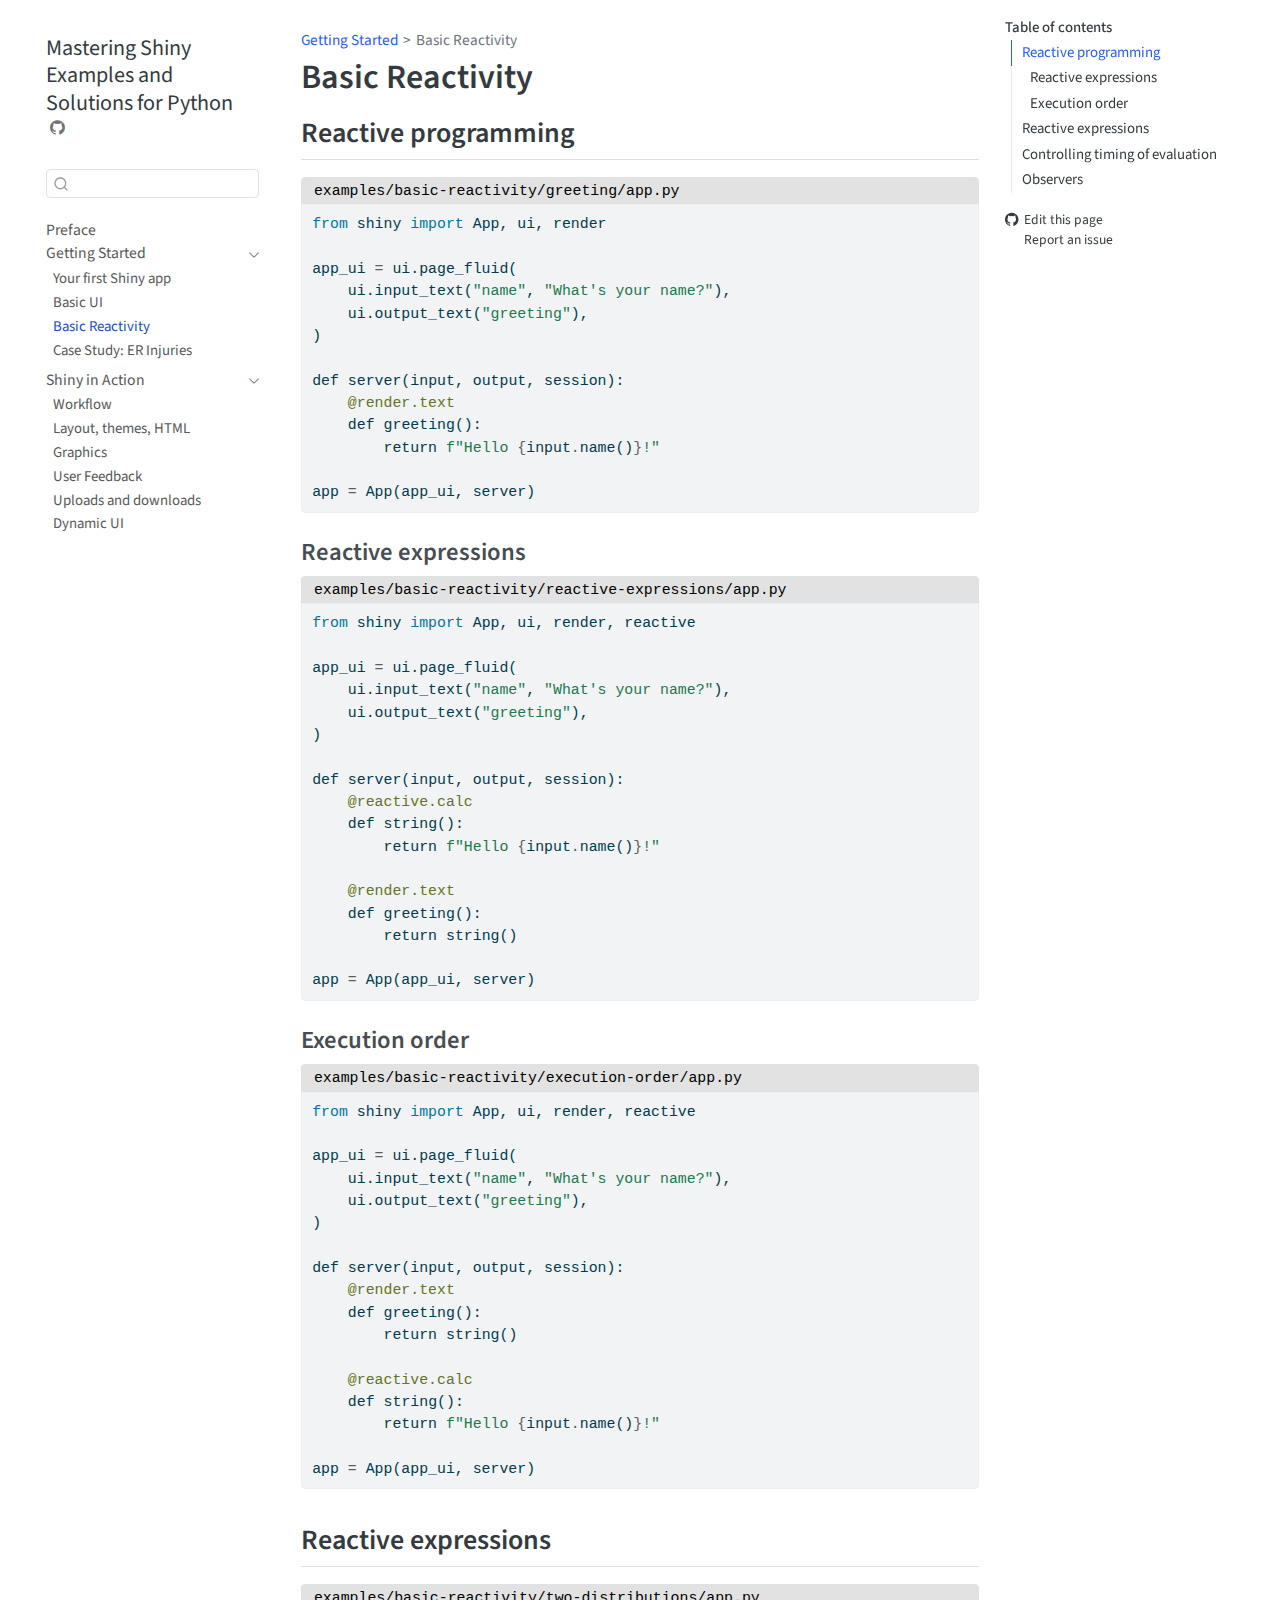
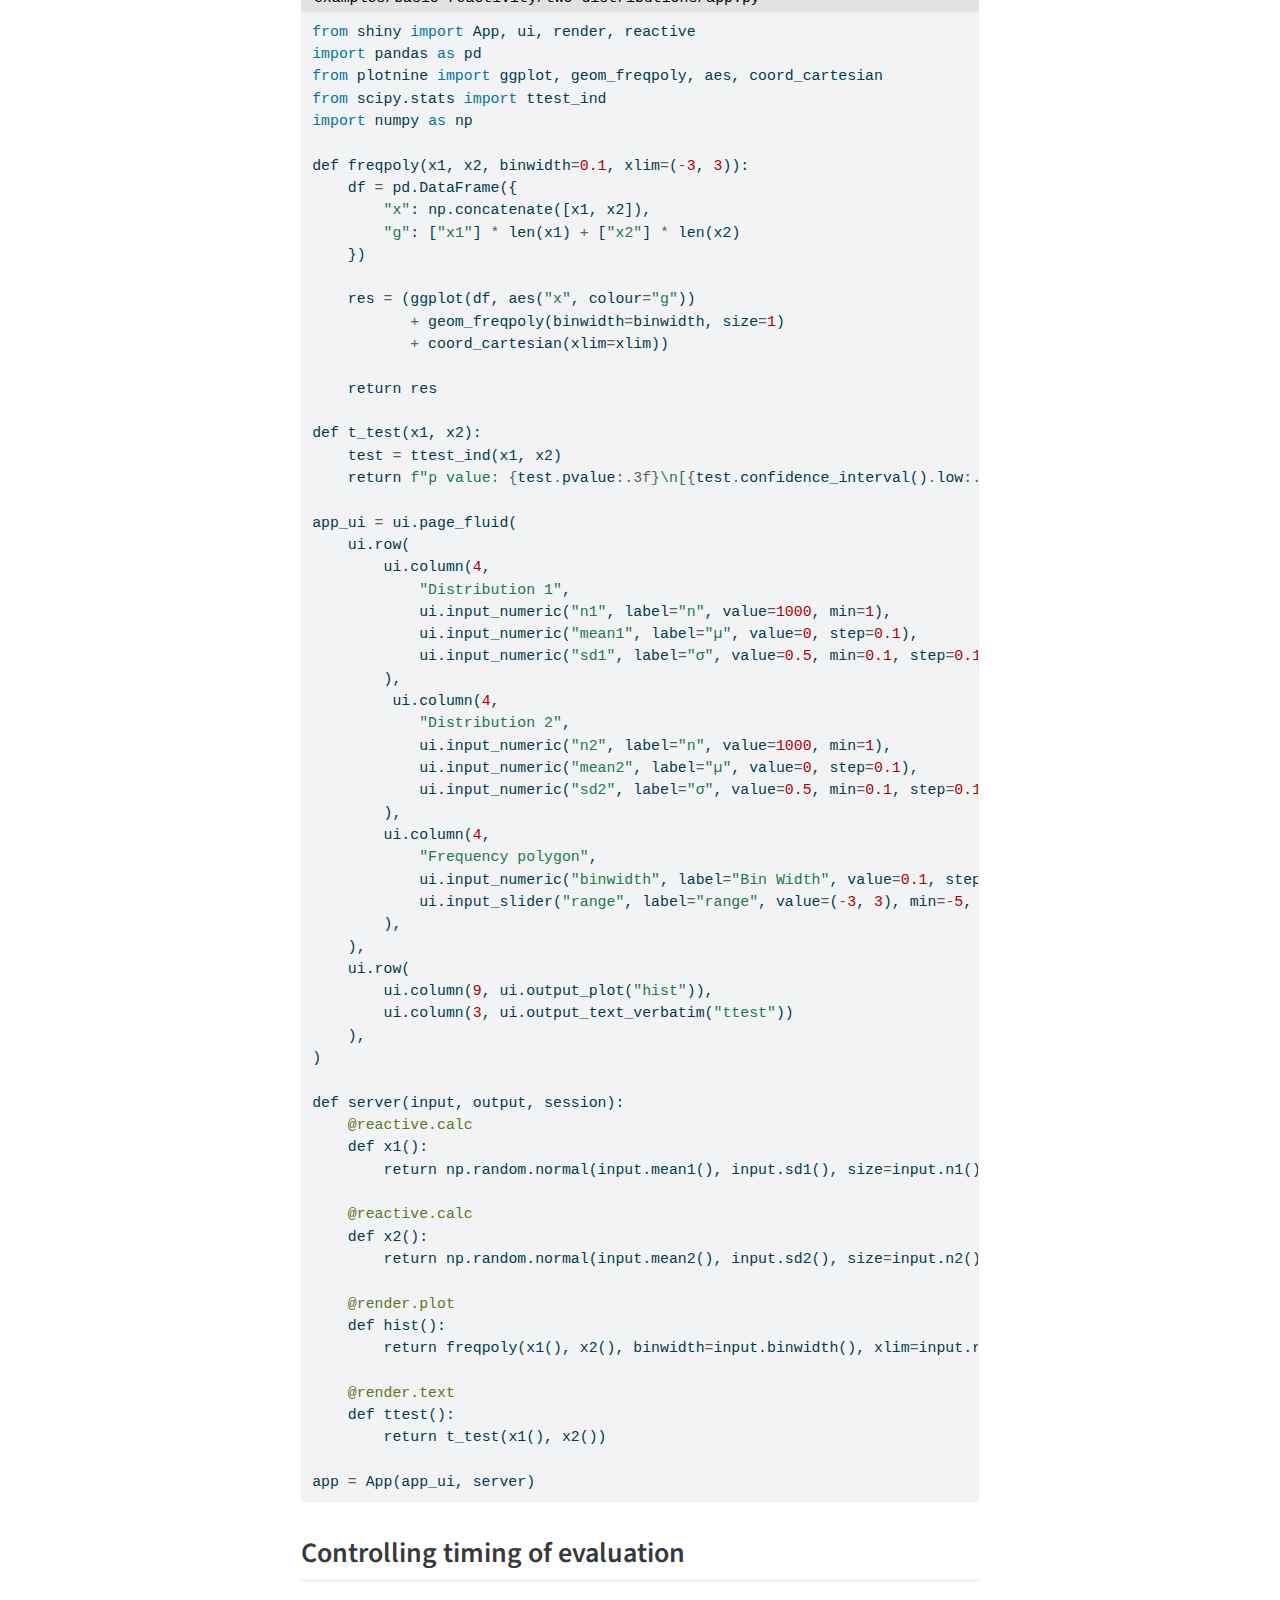
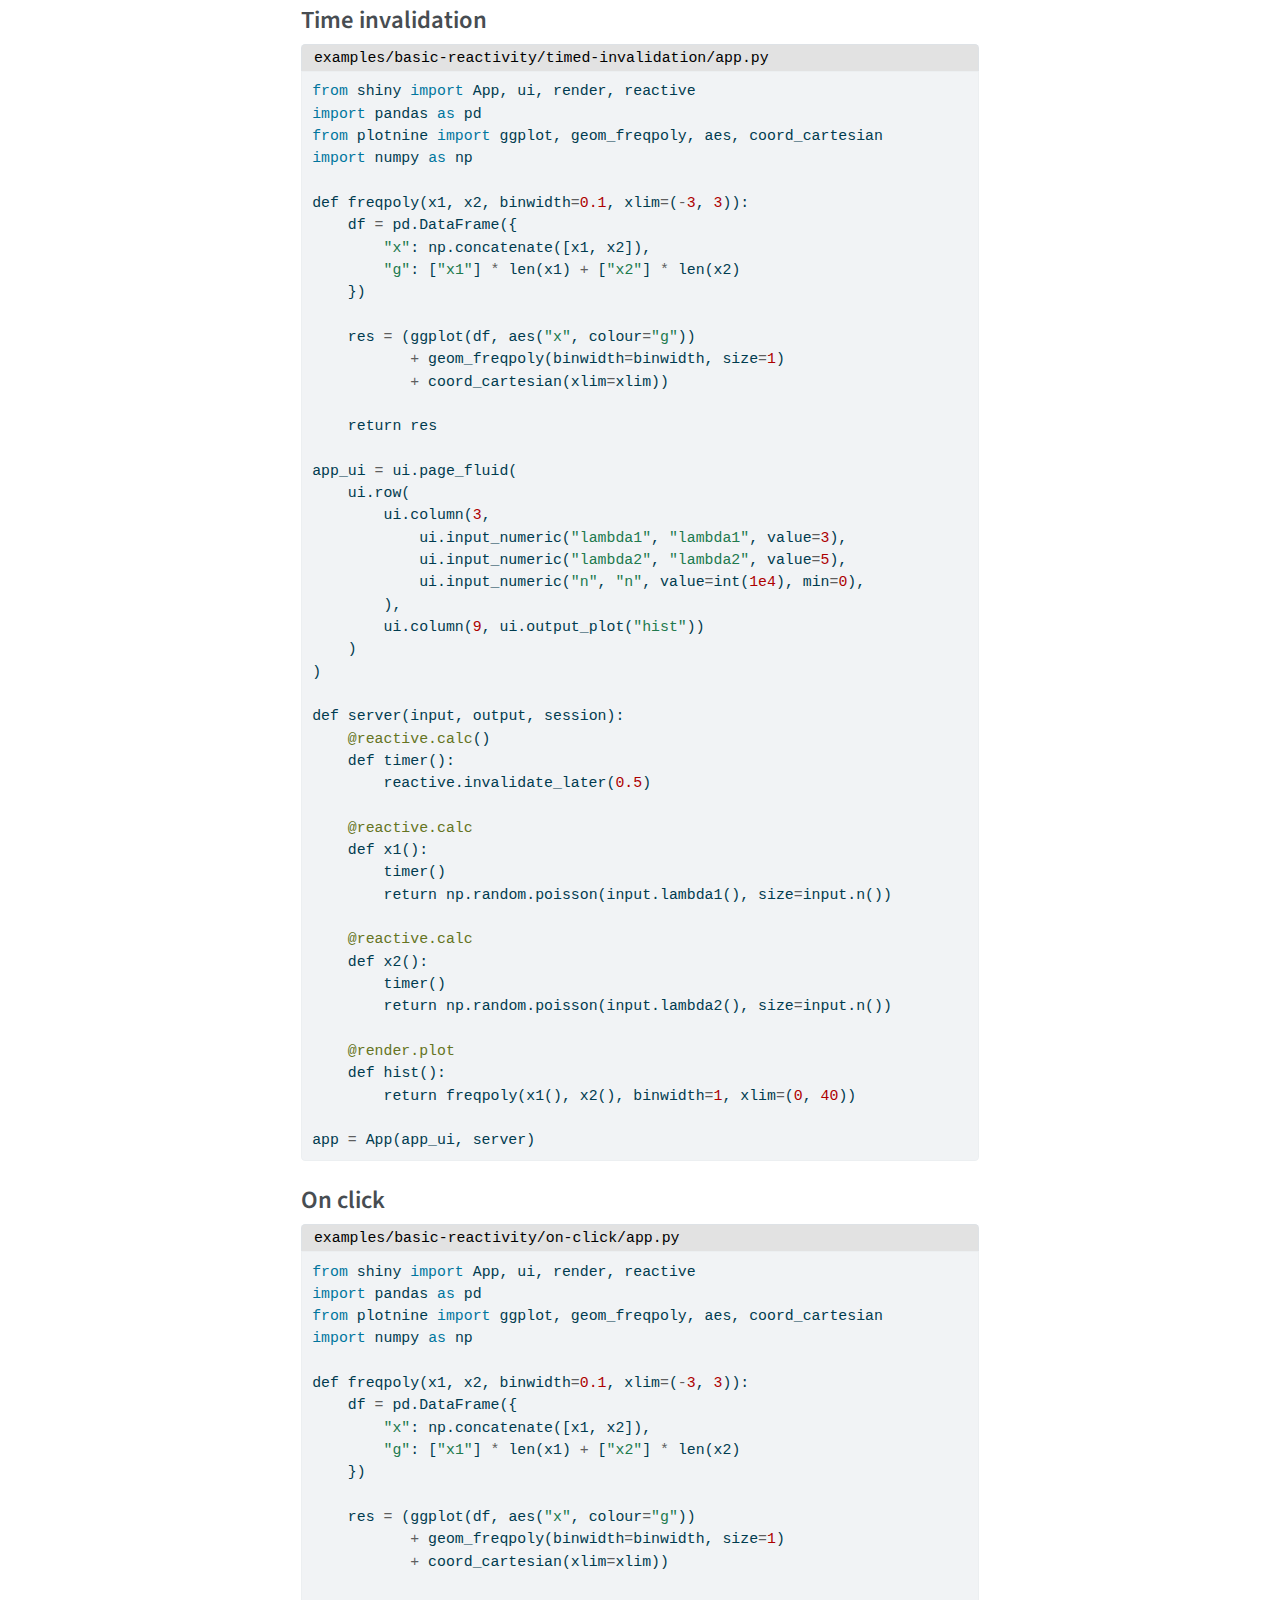
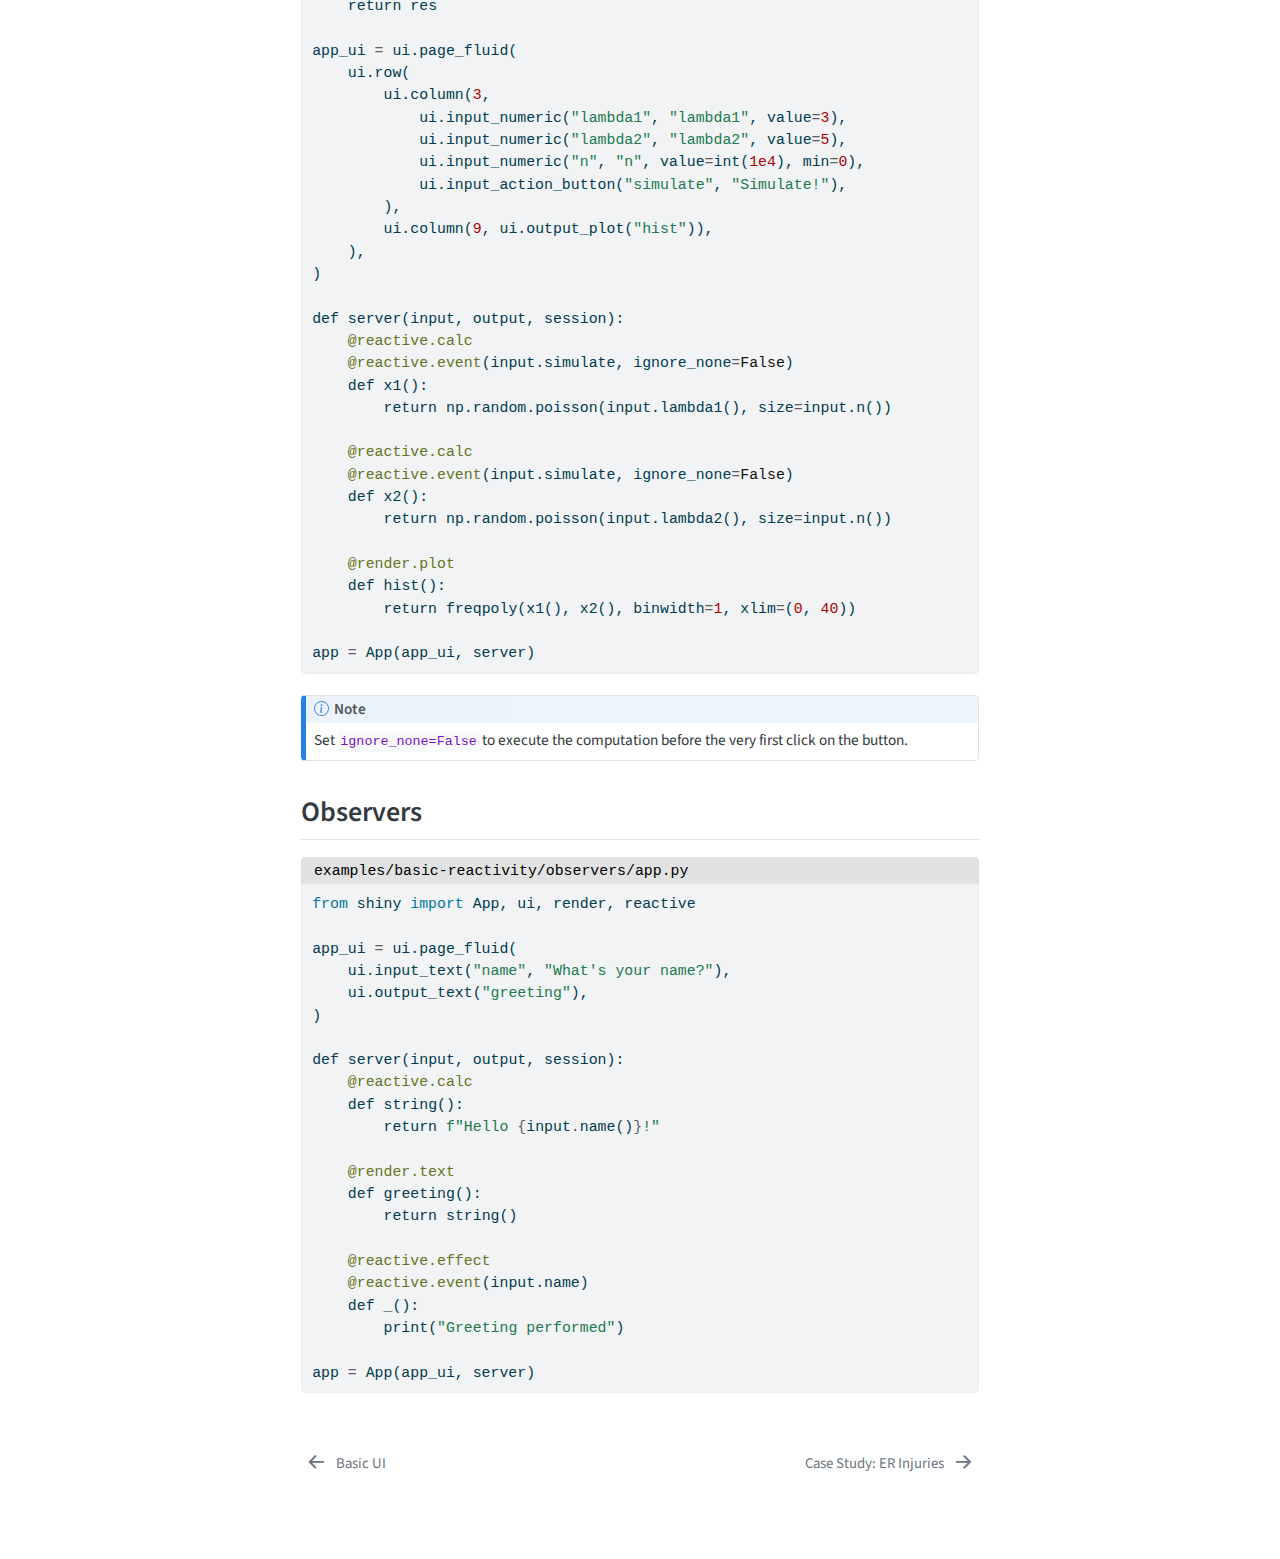
<file: basic-reactivity.html>
<!DOCTYPE html>
<html xmlns="http://www.w3.org/1999/xhtml" lang="en" xml:lang="en"><head>

<meta charset="utf-8">
<meta name="generator" content="quarto-1.4.554">

<meta name="viewport" content="width=device-width, initial-scale=1.0, user-scalable=yes">


<title>Mastering Shiny Examples and Solutions for Python - Basic Reactivity</title>
<style>
code{white-space: pre-wrap;}
span.smallcaps{font-variant: small-caps;}
div.columns{display: flex; gap: min(4vw, 1.5em);}
div.column{flex: auto; overflow-x: auto;}
div.hanging-indent{margin-left: 1.5em; text-indent: -1.5em;}
ul.task-list{list-style: none;}
ul.task-list li input[type="checkbox"] {
  width: 0.8em;
  margin: 0 0.8em 0.2em -1em; /* quarto-specific, see https://github.com/quarto-dev/quarto-cli/issues/4556 */ 
  vertical-align: middle;
}
/* CSS for syntax highlighting */
pre > code.sourceCode { white-space: pre; position: relative; }
pre > code.sourceCode > span { line-height: 1.25; }
pre > code.sourceCode > span:empty { height: 1.2em; }
.sourceCode { overflow: visible; }
code.sourceCode > span { color: inherit; text-decoration: inherit; }
div.sourceCode { margin: 1em 0; }
pre.sourceCode { margin: 0; }
@media screen {
div.sourceCode { overflow: auto; }
}
@media print {
pre > code.sourceCode { white-space: pre-wrap; }
pre > code.sourceCode > span { text-indent: -5em; padding-left: 5em; }
}
pre.numberSource code
  { counter-reset: source-line 0; }
pre.numberSource code > span
  { position: relative; left: -4em; counter-increment: source-line; }
pre.numberSource code > span > a:first-child::before
  { content: counter(source-line);
    position: relative; left: -1em; text-align: right; vertical-align: baseline;
    border: none; display: inline-block;
    -webkit-touch-callout: none; -webkit-user-select: none;
    -khtml-user-select: none; -moz-user-select: none;
    -ms-user-select: none; user-select: none;
    padding: 0 4px; width: 4em;
  }
pre.numberSource { margin-left: 3em;  padding-left: 4px; }
div.sourceCode
  {   }
@media screen {
pre > code.sourceCode > span > a:first-child::before { text-decoration: underline; }
}
</style>


<script src="site_libs/quarto-nav/quarto-nav.js"></script>
<script src="site_libs/quarto-nav/headroom.min.js"></script>
<script src="site_libs/clipboard/clipboard.min.js"></script>
<script src="site_libs/quarto-search/autocomplete.umd.js"></script>
<script src="site_libs/quarto-search/fuse.min.js"></script>
<script src="site_libs/quarto-search/quarto-search.js"></script>
<meta name="quarto:offset" content="./">
<link href="./basic-case-study.html" rel="next">
<link href="./basic-ui.html" rel="prev">
<script src="site_libs/quarto-html/quarto.js"></script>
<script src="site_libs/quarto-html/popper.min.js"></script>
<script src="site_libs/quarto-html/tippy.umd.min.js"></script>
<script src="site_libs/quarto-html/anchor.min.js"></script>
<link href="site_libs/quarto-html/tippy.css" rel="stylesheet">
<link href="site_libs/quarto-html/quarto-syntax-highlighting.css" rel="stylesheet" id="quarto-text-highlighting-styles">
<script src="site_libs/bootstrap/bootstrap.min.js"></script>
<link href="site_libs/bootstrap/bootstrap-icons.css" rel="stylesheet">
<link href="site_libs/bootstrap/bootstrap.min.css" rel="stylesheet" id="quarto-bootstrap" data-mode="light">
<script id="quarto-search-options" type="application/json">{
  "location": "sidebar",
  "copy-button": false,
  "collapse-after": 3,
  "panel-placement": "start",
  "type": "textbox",
  "limit": 50,
  "keyboard-shortcut": [
    "f",
    "/",
    "s"
  ],
  "show-item-context": false,
  "language": {
    "search-no-results-text": "No results",
    "search-matching-documents-text": "matching documents",
    "search-copy-link-title": "Copy link to search",
    "search-hide-matches-text": "Hide additional matches",
    "search-more-match-text": "more match in this document",
    "search-more-matches-text": "more matches in this document",
    "search-clear-button-title": "Clear",
    "search-text-placeholder": "",
    "search-detached-cancel-button-title": "Cancel",
    "search-submit-button-title": "Submit",
    "search-label": "Search"
  }
}</script>


</head>

<body class="nav-sidebar floating">

<div id="quarto-search-results"></div>
  <header id="quarto-header" class="headroom fixed-top">
  <nav class="quarto-secondary-nav">
    <div class="container-fluid d-flex">
      <button type="button" class="quarto-btn-toggle btn" data-bs-toggle="collapse" data-bs-target=".quarto-sidebar-collapse-item" aria-controls="quarto-sidebar" aria-expanded="false" aria-label="Toggle sidebar navigation" onclick="if (window.quartoToggleHeadroom) { window.quartoToggleHeadroom(); }">
        <i class="bi bi-layout-text-sidebar-reverse"></i>
      </button>
        <nav class="quarto-page-breadcrumbs" aria-label="breadcrumb"><ol class="breadcrumb"><li class="breadcrumb-item"><a href="./basic-app.html">Getting Started</a></li><li class="breadcrumb-item"><a href="./basic-reactivity.html"><span class="chapter-title">Basic Reactivity</span></a></li></ol></nav>
        <a class="flex-grow-1" role="button" data-bs-toggle="collapse" data-bs-target=".quarto-sidebar-collapse-item" aria-controls="quarto-sidebar" aria-expanded="false" aria-label="Toggle sidebar navigation" onclick="if (window.quartoToggleHeadroom) { window.quartoToggleHeadroom(); }">      
        </a>
      <button type="button" class="btn quarto-search-button" aria-label="" onclick="window.quartoOpenSearch();">
        <i class="bi bi-search"></i>
      </button>
    </div>
  </nav>
</header>
<!-- content -->
<div id="quarto-content" class="quarto-container page-columns page-rows-contents page-layout-article">
<!-- sidebar -->
  <nav id="quarto-sidebar" class="sidebar collapse collapse-horizontal quarto-sidebar-collapse-item sidebar-navigation floating overflow-auto">
    <div class="pt-lg-2 mt-2 text-left sidebar-header">
    <div class="sidebar-title mb-0 py-0">
      <a href="./">Mastering Shiny Examples and Solutions for Python</a> 
        <div class="sidebar-tools-main">
    <a href="https://github.com/youngroklee-ml/mastering-shiny-for-python" title="Source Code" class="quarto-navigation-tool px-1" aria-label="Source Code"><i class="bi bi-github"></i></a>
</div>
    </div>
      </div>
        <div class="mt-2 flex-shrink-0 align-items-center">
        <div class="sidebar-search">
        <div id="quarto-search" class="" title="Search"></div>
        </div>
        </div>
    <div class="sidebar-menu-container"> 
    <ul class="list-unstyled mt-1">
        <li class="sidebar-item">
  <div class="sidebar-item-container"> 
  <a href="./index.html" class="sidebar-item-text sidebar-link">
 <span class="menu-text">Preface</span></a>
  </div>
</li>
        <li class="sidebar-item sidebar-item-section">
      <div class="sidebar-item-container"> 
            <a class="sidebar-item-text sidebar-link text-start" data-bs-toggle="collapse" data-bs-target="#quarto-sidebar-section-1" aria-expanded="true">
 <span class="menu-text">Getting Started</span></a>
          <a class="sidebar-item-toggle text-start" data-bs-toggle="collapse" data-bs-target="#quarto-sidebar-section-1" aria-expanded="true" aria-label="Toggle section">
            <i class="bi bi-chevron-right ms-2"></i>
          </a> 
      </div>
      <ul id="quarto-sidebar-section-1" class="collapse list-unstyled sidebar-section depth1 show">  
          <li class="sidebar-item">
  <div class="sidebar-item-container"> 
  <a href="./basic-app.html" class="sidebar-item-text sidebar-link"><span class="chapter-title">Your first Shiny app</span></a>
  </div>
</li>
          <li class="sidebar-item">
  <div class="sidebar-item-container"> 
  <a href="./basic-ui.html" class="sidebar-item-text sidebar-link"><span class="chapter-title">Basic UI</span></a>
  </div>
</li>
          <li class="sidebar-item">
  <div class="sidebar-item-container"> 
  <a href="./basic-reactivity.html" class="sidebar-item-text sidebar-link active"><span class="chapter-title">Basic Reactivity</span></a>
  </div>
</li>
          <li class="sidebar-item">
  <div class="sidebar-item-container"> 
  <a href="./basic-case-study.html" class="sidebar-item-text sidebar-link"><span class="chapter-title">Case Study: ER Injuries</span></a>
  </div>
</li>
      </ul>
  </li>
        <li class="sidebar-item sidebar-item-section">
      <div class="sidebar-item-container"> 
            <a class="sidebar-item-text sidebar-link text-start" data-bs-toggle="collapse" data-bs-target="#quarto-sidebar-section-2" aria-expanded="true">
 <span class="menu-text">Shiny in Action</span></a>
          <a class="sidebar-item-toggle text-start" data-bs-toggle="collapse" data-bs-target="#quarto-sidebar-section-2" aria-expanded="true" aria-label="Toggle section">
            <i class="bi bi-chevron-right ms-2"></i>
          </a> 
      </div>
      <ul id="quarto-sidebar-section-2" class="collapse list-unstyled sidebar-section depth1 show">  
          <li class="sidebar-item">
  <div class="sidebar-item-container"> 
  <a href="./action-workflow.html" class="sidebar-item-text sidebar-link"><span class="chapter-title">Workflow</span></a>
  </div>
</li>
          <li class="sidebar-item">
  <div class="sidebar-item-container"> 
  <a href="./action-layout.html" class="sidebar-item-text sidebar-link"><span class="chapter-title">Layout, themes, HTML</span></a>
  </div>
</li>
          <li class="sidebar-item">
  <div class="sidebar-item-container"> 
  <a href="./action-graphics.html" class="sidebar-item-text sidebar-link"><span class="chapter-title">Graphics</span></a>
  </div>
</li>
          <li class="sidebar-item">
  <div class="sidebar-item-container"> 
  <a href="./action-feedback.html" class="sidebar-item-text sidebar-link"><span class="chapter-title">User Feedback</span></a>
  </div>
</li>
          <li class="sidebar-item">
  <div class="sidebar-item-container"> 
  <a href="./action-transfer.html" class="sidebar-item-text sidebar-link"><span class="chapter-title">Uploads and downloads</span></a>
  </div>
</li>
          <li class="sidebar-item">
  <div class="sidebar-item-container"> 
  <a href="./action-dynamic.html" class="sidebar-item-text sidebar-link"><span class="chapter-title">Dynamic UI</span></a>
  </div>
</li>
      </ul>
  </li>
    </ul>
    </div>
</nav>
<div id="quarto-sidebar-glass" class="quarto-sidebar-collapse-item" data-bs-toggle="collapse" data-bs-target=".quarto-sidebar-collapse-item"></div>
<!-- margin-sidebar -->
    <div id="quarto-margin-sidebar" class="sidebar margin-sidebar">
        <nav id="TOC" role="doc-toc" class="toc-active">
    <h2 id="toc-title">Table of contents</h2>
   
  <ul>
  <li><a href="#reactive-programming" id="toc-reactive-programming" class="nav-link active" data-scroll-target="#reactive-programming">Reactive programming</a>
  <ul class="collapse">
  <li><a href="#reactive-expressions" id="toc-reactive-expressions" class="nav-link" data-scroll-target="#reactive-expressions">Reactive expressions</a></li>
  <li><a href="#execution-order" id="toc-execution-order" class="nav-link" data-scroll-target="#execution-order">Execution order</a></li>
  </ul></li>
  <li><a href="#reactive-expressions-1" id="toc-reactive-expressions-1" class="nav-link" data-scroll-target="#reactive-expressions-1">Reactive expressions</a></li>
  <li><a href="#controlling-timing-of-evaluation" id="toc-controlling-timing-of-evaluation" class="nav-link" data-scroll-target="#controlling-timing-of-evaluation">Controlling timing of evaluation</a>
  <ul class="collapse">
  <li><a href="#time-invalidation" id="toc-time-invalidation" class="nav-link" data-scroll-target="#time-invalidation">Time invalidation</a></li>
  <li><a href="#on-click" id="toc-on-click" class="nav-link" data-scroll-target="#on-click">On click</a></li>
  </ul></li>
  <li><a href="#observers" id="toc-observers" class="nav-link" data-scroll-target="#observers">Observers</a></li>
  </ul>
<div class="toc-actions"><ul><li><a href="https://github.com/youngroklee-ml/mastering-shiny-for-python/edit/main/basic-reactivity.qmd" class="toc-action"><i class="bi bi-github"></i>Edit this page</a></li><li><a href="https://github.com/youngroklee-ml/mastering-shiny-for-python/issues/new" class="toc-action"><i class="bi empty"></i>Report an issue</a></li></ul></div></nav>
    </div>
<!-- main -->
<main class="content" id="quarto-document-content">

<header id="title-block-header" class="quarto-title-block default"><nav class="quarto-page-breadcrumbs quarto-title-breadcrumbs d-none d-lg-block" aria-label="breadcrumb"><ol class="breadcrumb"><li class="breadcrumb-item"><a href="./basic-app.html">Getting Started</a></li><li class="breadcrumb-item"><a href="./basic-reactivity.html"><span class="chapter-title">Basic Reactivity</span></a></li></ol></nav>
<div class="quarto-title">
<h1 class="title"><span class="chapter-title">Basic Reactivity</span></h1>
</div>



<div class="quarto-title-meta">

    
  
    
  </div>
  


</header>


<section id="reactive-programming" class="level2">
<h2 class="anchored" data-anchor-id="reactive-programming">Reactive programming</h2>
<div class="code-with-filename">
<div class="code-with-filename-file">
<pre><strong>examples/basic-reactivity/greeting/app.py</strong></pre>
</div>
<div class="sourceCode" id="cb1" data-filename="examples/basic-reactivity/greeting/app.py"><pre class="sourceCode python code-with-copy"><code class="sourceCode python"><span id="cb1-1"><a href="#cb1-1" aria-hidden="true" tabindex="-1"></a><span class="im">from</span> shiny <span class="im">import</span> App, ui, render</span>
<span id="cb1-2"><a href="#cb1-2" aria-hidden="true" tabindex="-1"></a></span>
<span id="cb1-3"><a href="#cb1-3" aria-hidden="true" tabindex="-1"></a>app_ui <span class="op">=</span> ui.page_fluid(</span>
<span id="cb1-4"><a href="#cb1-4" aria-hidden="true" tabindex="-1"></a>    ui.input_text(<span class="st">"name"</span>, <span class="st">"What's your name?"</span>),</span>
<span id="cb1-5"><a href="#cb1-5" aria-hidden="true" tabindex="-1"></a>    ui.output_text(<span class="st">"greeting"</span>),</span>
<span id="cb1-6"><a href="#cb1-6" aria-hidden="true" tabindex="-1"></a>)</span>
<span id="cb1-7"><a href="#cb1-7" aria-hidden="true" tabindex="-1"></a></span>
<span id="cb1-8"><a href="#cb1-8" aria-hidden="true" tabindex="-1"></a><span class="kw">def</span> server(<span class="bu">input</span>, output, session):</span>
<span id="cb1-9"><a href="#cb1-9" aria-hidden="true" tabindex="-1"></a>    <span class="at">@render.text</span></span>
<span id="cb1-10"><a href="#cb1-10" aria-hidden="true" tabindex="-1"></a>    <span class="kw">def</span> greeting():</span>
<span id="cb1-11"><a href="#cb1-11" aria-hidden="true" tabindex="-1"></a>        <span class="cf">return</span> <span class="ss">f"Hello </span><span class="sc">{</span><span class="bu">input</span><span class="sc">.</span>name()<span class="sc">}</span><span class="ss">!"</span></span>
<span id="cb1-12"><a href="#cb1-12" aria-hidden="true" tabindex="-1"></a>    </span>
<span id="cb1-13"><a href="#cb1-13" aria-hidden="true" tabindex="-1"></a>app <span class="op">=</span> App(app_ui, server)</span></code><button title="Copy to Clipboard" class="code-copy-button"><i class="bi"></i></button></pre></div>
</div>
<section id="reactive-expressions" class="level3">
<h3 class="anchored" data-anchor-id="reactive-expressions">Reactive expressions</h3>
<div class="code-with-filename">
<div class="code-with-filename-file">
<pre><strong>examples/basic-reactivity/reactive-expressions/app.py</strong></pre>
</div>
<div class="sourceCode" id="cb2" data-filename="examples/basic-reactivity/reactive-expressions/app.py"><pre class="sourceCode python code-with-copy"><code class="sourceCode python"><span id="cb2-1"><a href="#cb2-1" aria-hidden="true" tabindex="-1"></a><span class="im">from</span> shiny <span class="im">import</span> App, ui, render, reactive</span>
<span id="cb2-2"><a href="#cb2-2" aria-hidden="true" tabindex="-1"></a></span>
<span id="cb2-3"><a href="#cb2-3" aria-hidden="true" tabindex="-1"></a>app_ui <span class="op">=</span> ui.page_fluid(</span>
<span id="cb2-4"><a href="#cb2-4" aria-hidden="true" tabindex="-1"></a>    ui.input_text(<span class="st">"name"</span>, <span class="st">"What's your name?"</span>),</span>
<span id="cb2-5"><a href="#cb2-5" aria-hidden="true" tabindex="-1"></a>    ui.output_text(<span class="st">"greeting"</span>),</span>
<span id="cb2-6"><a href="#cb2-6" aria-hidden="true" tabindex="-1"></a>)</span>
<span id="cb2-7"><a href="#cb2-7" aria-hidden="true" tabindex="-1"></a></span>
<span id="cb2-8"><a href="#cb2-8" aria-hidden="true" tabindex="-1"></a><span class="kw">def</span> server(<span class="bu">input</span>, output, session):</span>
<span id="cb2-9"><a href="#cb2-9" aria-hidden="true" tabindex="-1"></a>    <span class="at">@reactive.calc</span></span>
<span id="cb2-10"><a href="#cb2-10" aria-hidden="true" tabindex="-1"></a>    <span class="kw">def</span> string():</span>
<span id="cb2-11"><a href="#cb2-11" aria-hidden="true" tabindex="-1"></a>        <span class="cf">return</span> <span class="ss">f"Hello </span><span class="sc">{</span><span class="bu">input</span><span class="sc">.</span>name()<span class="sc">}</span><span class="ss">!"</span></span>
<span id="cb2-12"><a href="#cb2-12" aria-hidden="true" tabindex="-1"></a></span>
<span id="cb2-13"><a href="#cb2-13" aria-hidden="true" tabindex="-1"></a>    <span class="at">@render.text</span></span>
<span id="cb2-14"><a href="#cb2-14" aria-hidden="true" tabindex="-1"></a>    <span class="kw">def</span> greeting():</span>
<span id="cb2-15"><a href="#cb2-15" aria-hidden="true" tabindex="-1"></a>        <span class="cf">return</span> string()</span>
<span id="cb2-16"><a href="#cb2-16" aria-hidden="true" tabindex="-1"></a>    </span>
<span id="cb2-17"><a href="#cb2-17" aria-hidden="true" tabindex="-1"></a>app <span class="op">=</span> App(app_ui, server)</span></code><button title="Copy to Clipboard" class="code-copy-button"><i class="bi"></i></button></pre></div>
</div>
</section>
<section id="execution-order" class="level3">
<h3 class="anchored" data-anchor-id="execution-order">Execution order</h3>
<div class="code-with-filename">
<div class="code-with-filename-file">
<pre><strong>examples/basic-reactivity/execution-order/app.py</strong></pre>
</div>
<div class="sourceCode" id="cb3" data-filename="examples/basic-reactivity/execution-order/app.py"><pre class="sourceCode python code-with-copy"><code class="sourceCode python"><span id="cb3-1"><a href="#cb3-1" aria-hidden="true" tabindex="-1"></a><span class="im">from</span> shiny <span class="im">import</span> App, ui, render, reactive</span>
<span id="cb3-2"><a href="#cb3-2" aria-hidden="true" tabindex="-1"></a></span>
<span id="cb3-3"><a href="#cb3-3" aria-hidden="true" tabindex="-1"></a>app_ui <span class="op">=</span> ui.page_fluid(</span>
<span id="cb3-4"><a href="#cb3-4" aria-hidden="true" tabindex="-1"></a>    ui.input_text(<span class="st">"name"</span>, <span class="st">"What's your name?"</span>),</span>
<span id="cb3-5"><a href="#cb3-5" aria-hidden="true" tabindex="-1"></a>    ui.output_text(<span class="st">"greeting"</span>),</span>
<span id="cb3-6"><a href="#cb3-6" aria-hidden="true" tabindex="-1"></a>)</span>
<span id="cb3-7"><a href="#cb3-7" aria-hidden="true" tabindex="-1"></a></span>
<span id="cb3-8"><a href="#cb3-8" aria-hidden="true" tabindex="-1"></a><span class="kw">def</span> server(<span class="bu">input</span>, output, session):</span>
<span id="cb3-9"><a href="#cb3-9" aria-hidden="true" tabindex="-1"></a>    <span class="at">@render.text</span></span>
<span id="cb3-10"><a href="#cb3-10" aria-hidden="true" tabindex="-1"></a>    <span class="kw">def</span> greeting():</span>
<span id="cb3-11"><a href="#cb3-11" aria-hidden="true" tabindex="-1"></a>        <span class="cf">return</span> string()</span>
<span id="cb3-12"><a href="#cb3-12" aria-hidden="true" tabindex="-1"></a></span>
<span id="cb3-13"><a href="#cb3-13" aria-hidden="true" tabindex="-1"></a>    <span class="at">@reactive.calc</span></span>
<span id="cb3-14"><a href="#cb3-14" aria-hidden="true" tabindex="-1"></a>    <span class="kw">def</span> string():</span>
<span id="cb3-15"><a href="#cb3-15" aria-hidden="true" tabindex="-1"></a>        <span class="cf">return</span> <span class="ss">f"Hello </span><span class="sc">{</span><span class="bu">input</span><span class="sc">.</span>name()<span class="sc">}</span><span class="ss">!"</span></span>
<span id="cb3-16"><a href="#cb3-16" aria-hidden="true" tabindex="-1"></a></span>
<span id="cb3-17"><a href="#cb3-17" aria-hidden="true" tabindex="-1"></a>app <span class="op">=</span> App(app_ui, server)</span></code><button title="Copy to Clipboard" class="code-copy-button"><i class="bi"></i></button></pre></div>
</div>
</section>
</section>
<section id="reactive-expressions-1" class="level2">
<h2 class="anchored" data-anchor-id="reactive-expressions-1">Reactive expressions</h2>
<div class="code-with-filename">
<div class="code-with-filename-file">
<pre><strong>examples/basic-reactivity/two-distributions/app.py</strong></pre>
</div>
<div class="sourceCode" id="cb4" data-filename="examples/basic-reactivity/two-distributions/app.py"><pre class="sourceCode python code-with-copy"><code class="sourceCode python"><span id="cb4-1"><a href="#cb4-1" aria-hidden="true" tabindex="-1"></a><span class="im">from</span> shiny <span class="im">import</span> App, ui, render, reactive</span>
<span id="cb4-2"><a href="#cb4-2" aria-hidden="true" tabindex="-1"></a><span class="im">import</span> pandas <span class="im">as</span> pd</span>
<span id="cb4-3"><a href="#cb4-3" aria-hidden="true" tabindex="-1"></a><span class="im">from</span> plotnine <span class="im">import</span> ggplot, geom_freqpoly, aes, coord_cartesian</span>
<span id="cb4-4"><a href="#cb4-4" aria-hidden="true" tabindex="-1"></a><span class="im">from</span> scipy.stats <span class="im">import</span> ttest_ind</span>
<span id="cb4-5"><a href="#cb4-5" aria-hidden="true" tabindex="-1"></a><span class="im">import</span> numpy <span class="im">as</span> np</span>
<span id="cb4-6"><a href="#cb4-6" aria-hidden="true" tabindex="-1"></a></span>
<span id="cb4-7"><a href="#cb4-7" aria-hidden="true" tabindex="-1"></a><span class="kw">def</span> freqpoly(x1, x2, binwidth<span class="op">=</span><span class="fl">0.1</span>, xlim<span class="op">=</span>(<span class="op">-</span><span class="dv">3</span>, <span class="dv">3</span>)):</span>
<span id="cb4-8"><a href="#cb4-8" aria-hidden="true" tabindex="-1"></a>    df <span class="op">=</span> pd.DataFrame({</span>
<span id="cb4-9"><a href="#cb4-9" aria-hidden="true" tabindex="-1"></a>        <span class="st">"x"</span>: np.concatenate([x1, x2]),</span>
<span id="cb4-10"><a href="#cb4-10" aria-hidden="true" tabindex="-1"></a>        <span class="st">"g"</span>: [<span class="st">"x1"</span>] <span class="op">*</span> <span class="bu">len</span>(x1) <span class="op">+</span> [<span class="st">"x2"</span>] <span class="op">*</span> <span class="bu">len</span>(x2)</span>
<span id="cb4-11"><a href="#cb4-11" aria-hidden="true" tabindex="-1"></a>    })</span>
<span id="cb4-12"><a href="#cb4-12" aria-hidden="true" tabindex="-1"></a></span>
<span id="cb4-13"><a href="#cb4-13" aria-hidden="true" tabindex="-1"></a>    res <span class="op">=</span> (ggplot(df, aes(<span class="st">"x"</span>, colour<span class="op">=</span><span class="st">"g"</span>))</span>
<span id="cb4-14"><a href="#cb4-14" aria-hidden="true" tabindex="-1"></a>           <span class="op">+</span> geom_freqpoly(binwidth<span class="op">=</span>binwidth, size<span class="op">=</span><span class="dv">1</span>)</span>
<span id="cb4-15"><a href="#cb4-15" aria-hidden="true" tabindex="-1"></a>           <span class="op">+</span> coord_cartesian(xlim<span class="op">=</span>xlim))</span>
<span id="cb4-16"><a href="#cb4-16" aria-hidden="true" tabindex="-1"></a>    </span>
<span id="cb4-17"><a href="#cb4-17" aria-hidden="true" tabindex="-1"></a>    <span class="cf">return</span> res</span>
<span id="cb4-18"><a href="#cb4-18" aria-hidden="true" tabindex="-1"></a></span>
<span id="cb4-19"><a href="#cb4-19" aria-hidden="true" tabindex="-1"></a><span class="kw">def</span> t_test(x1, x2):</span>
<span id="cb4-20"><a href="#cb4-20" aria-hidden="true" tabindex="-1"></a>    test <span class="op">=</span> ttest_ind(x1, x2)</span>
<span id="cb4-21"><a href="#cb4-21" aria-hidden="true" tabindex="-1"></a>    <span class="cf">return</span> <span class="ss">f"p value: </span><span class="sc">{</span>test<span class="sc">.</span>pvalue<span class="sc">:.3f}</span><span class="ch">\n</span><span class="ss">[</span><span class="sc">{</span>test<span class="sc">.</span>confidence_interval()<span class="sc">.</span>low<span class="sc">:.2f}</span><span class="ss">, </span><span class="sc">{</span>test<span class="sc">.</span>confidence_interval()<span class="sc">.</span>high<span class="sc">:.2f}</span><span class="ss">]"</span></span>
<span id="cb4-22"><a href="#cb4-22" aria-hidden="true" tabindex="-1"></a></span>
<span id="cb4-23"><a href="#cb4-23" aria-hidden="true" tabindex="-1"></a>app_ui <span class="op">=</span> ui.page_fluid(</span>
<span id="cb4-24"><a href="#cb4-24" aria-hidden="true" tabindex="-1"></a>    ui.row(</span>
<span id="cb4-25"><a href="#cb4-25" aria-hidden="true" tabindex="-1"></a>        ui.column(<span class="dv">4</span>,</span>
<span id="cb4-26"><a href="#cb4-26" aria-hidden="true" tabindex="-1"></a>            <span class="st">"Distribution 1"</span>,</span>
<span id="cb4-27"><a href="#cb4-27" aria-hidden="true" tabindex="-1"></a>            ui.input_numeric(<span class="st">"n1"</span>, label<span class="op">=</span><span class="st">"n"</span>, value<span class="op">=</span><span class="dv">1000</span>, <span class="bu">min</span><span class="op">=</span><span class="dv">1</span>),</span>
<span id="cb4-28"><a href="#cb4-28" aria-hidden="true" tabindex="-1"></a>            ui.input_numeric(<span class="st">"mean1"</span>, label<span class="op">=</span><span class="st">"µ"</span>, value<span class="op">=</span><span class="dv">0</span>, step<span class="op">=</span><span class="fl">0.1</span>),</span>
<span id="cb4-29"><a href="#cb4-29" aria-hidden="true" tabindex="-1"></a>            ui.input_numeric(<span class="st">"sd1"</span>, label<span class="op">=</span><span class="st">"σ"</span>, value<span class="op">=</span><span class="fl">0.5</span>, <span class="bu">min</span><span class="op">=</span><span class="fl">0.1</span>, step<span class="op">=</span><span class="fl">0.1</span>),</span>
<span id="cb4-30"><a href="#cb4-30" aria-hidden="true" tabindex="-1"></a>        ),</span>
<span id="cb4-31"><a href="#cb4-31" aria-hidden="true" tabindex="-1"></a>         ui.column(<span class="dv">4</span>,</span>
<span id="cb4-32"><a href="#cb4-32" aria-hidden="true" tabindex="-1"></a>            <span class="st">"Distribution 2"</span>,</span>
<span id="cb4-33"><a href="#cb4-33" aria-hidden="true" tabindex="-1"></a>            ui.input_numeric(<span class="st">"n2"</span>, label<span class="op">=</span><span class="st">"n"</span>, value<span class="op">=</span><span class="dv">1000</span>, <span class="bu">min</span><span class="op">=</span><span class="dv">1</span>),</span>
<span id="cb4-34"><a href="#cb4-34" aria-hidden="true" tabindex="-1"></a>            ui.input_numeric(<span class="st">"mean2"</span>, label<span class="op">=</span><span class="st">"µ"</span>, value<span class="op">=</span><span class="dv">0</span>, step<span class="op">=</span><span class="fl">0.1</span>),</span>
<span id="cb4-35"><a href="#cb4-35" aria-hidden="true" tabindex="-1"></a>            ui.input_numeric(<span class="st">"sd2"</span>, label<span class="op">=</span><span class="st">"σ"</span>, value<span class="op">=</span><span class="fl">0.5</span>, <span class="bu">min</span><span class="op">=</span><span class="fl">0.1</span>, step<span class="op">=</span><span class="fl">0.1</span>),</span>
<span id="cb4-36"><a href="#cb4-36" aria-hidden="true" tabindex="-1"></a>        ),</span>
<span id="cb4-37"><a href="#cb4-37" aria-hidden="true" tabindex="-1"></a>        ui.column(<span class="dv">4</span>,</span>
<span id="cb4-38"><a href="#cb4-38" aria-hidden="true" tabindex="-1"></a>            <span class="st">"Frequency polygon"</span>,</span>
<span id="cb4-39"><a href="#cb4-39" aria-hidden="true" tabindex="-1"></a>            ui.input_numeric(<span class="st">"binwidth"</span>, label<span class="op">=</span><span class="st">"Bin Width"</span>, value<span class="op">=</span><span class="fl">0.1</span>, step<span class="op">=</span><span class="fl">0.1</span>),</span>
<span id="cb4-40"><a href="#cb4-40" aria-hidden="true" tabindex="-1"></a>            ui.input_slider(<span class="st">"range"</span>, label<span class="op">=</span><span class="st">"range"</span>, value<span class="op">=</span>(<span class="op">-</span><span class="dv">3</span>, <span class="dv">3</span>), <span class="bu">min</span><span class="op">=-</span><span class="dv">5</span>, <span class="bu">max</span><span class="op">=</span><span class="dv">5</span>),</span>
<span id="cb4-41"><a href="#cb4-41" aria-hidden="true" tabindex="-1"></a>        ),</span>
<span id="cb4-42"><a href="#cb4-42" aria-hidden="true" tabindex="-1"></a>    ),</span>
<span id="cb4-43"><a href="#cb4-43" aria-hidden="true" tabindex="-1"></a>    ui.row(</span>
<span id="cb4-44"><a href="#cb4-44" aria-hidden="true" tabindex="-1"></a>        ui.column(<span class="dv">9</span>, ui.output_plot(<span class="st">"hist"</span>)),</span>
<span id="cb4-45"><a href="#cb4-45" aria-hidden="true" tabindex="-1"></a>        ui.column(<span class="dv">3</span>, ui.output_text_verbatim(<span class="st">"ttest"</span>))</span>
<span id="cb4-46"><a href="#cb4-46" aria-hidden="true" tabindex="-1"></a>    ),</span>
<span id="cb4-47"><a href="#cb4-47" aria-hidden="true" tabindex="-1"></a>)</span>
<span id="cb4-48"><a href="#cb4-48" aria-hidden="true" tabindex="-1"></a></span>
<span id="cb4-49"><a href="#cb4-49" aria-hidden="true" tabindex="-1"></a><span class="kw">def</span> server(<span class="bu">input</span>, output, session):</span>
<span id="cb4-50"><a href="#cb4-50" aria-hidden="true" tabindex="-1"></a>    <span class="at">@reactive.calc</span></span>
<span id="cb4-51"><a href="#cb4-51" aria-hidden="true" tabindex="-1"></a>    <span class="kw">def</span> x1():</span>
<span id="cb4-52"><a href="#cb4-52" aria-hidden="true" tabindex="-1"></a>        <span class="cf">return</span> np.random.normal(<span class="bu">input</span>.mean1(), <span class="bu">input</span>.sd1(), size<span class="op">=</span><span class="bu">input</span>.n1())</span>
<span id="cb4-53"><a href="#cb4-53" aria-hidden="true" tabindex="-1"></a>    </span>
<span id="cb4-54"><a href="#cb4-54" aria-hidden="true" tabindex="-1"></a>    <span class="at">@reactive.calc</span></span>
<span id="cb4-55"><a href="#cb4-55" aria-hidden="true" tabindex="-1"></a>    <span class="kw">def</span> x2():</span>
<span id="cb4-56"><a href="#cb4-56" aria-hidden="true" tabindex="-1"></a>        <span class="cf">return</span> np.random.normal(<span class="bu">input</span>.mean2(), <span class="bu">input</span>.sd2(), size<span class="op">=</span><span class="bu">input</span>.n2())</span>
<span id="cb4-57"><a href="#cb4-57" aria-hidden="true" tabindex="-1"></a></span>
<span id="cb4-58"><a href="#cb4-58" aria-hidden="true" tabindex="-1"></a>    <span class="at">@render.plot</span></span>
<span id="cb4-59"><a href="#cb4-59" aria-hidden="true" tabindex="-1"></a>    <span class="kw">def</span> hist():</span>
<span id="cb4-60"><a href="#cb4-60" aria-hidden="true" tabindex="-1"></a>        <span class="cf">return</span> freqpoly(x1(), x2(), binwidth<span class="op">=</span><span class="bu">input</span>.binwidth(), xlim<span class="op">=</span><span class="bu">input</span>.<span class="bu">range</span>())</span>
<span id="cb4-61"><a href="#cb4-61" aria-hidden="true" tabindex="-1"></a>    </span>
<span id="cb4-62"><a href="#cb4-62" aria-hidden="true" tabindex="-1"></a>    <span class="at">@render.text</span></span>
<span id="cb4-63"><a href="#cb4-63" aria-hidden="true" tabindex="-1"></a>    <span class="kw">def</span> ttest():</span>
<span id="cb4-64"><a href="#cb4-64" aria-hidden="true" tabindex="-1"></a>        <span class="cf">return</span> t_test(x1(), x2())</span>
<span id="cb4-65"><a href="#cb4-65" aria-hidden="true" tabindex="-1"></a></span>
<span id="cb4-66"><a href="#cb4-66" aria-hidden="true" tabindex="-1"></a>app <span class="op">=</span> App(app_ui, server)</span></code><button title="Copy to Clipboard" class="code-copy-button"><i class="bi"></i></button></pre></div>
</div>
</section>
<section id="controlling-timing-of-evaluation" class="level2">
<h2 class="anchored" data-anchor-id="controlling-timing-of-evaluation">Controlling timing of evaluation</h2>
<section id="time-invalidation" class="level3">
<h3 class="anchored" data-anchor-id="time-invalidation">Time invalidation</h3>
<div class="code-with-filename">
<div class="code-with-filename-file">
<pre><strong>examples/basic-reactivity/timed-invalidation/app.py</strong></pre>
</div>
<div class="sourceCode" id="cb5" data-filename="examples/basic-reactivity/timed-invalidation/app.py"><pre class="sourceCode python code-with-copy"><code class="sourceCode python"><span id="cb5-1"><a href="#cb5-1" aria-hidden="true" tabindex="-1"></a><span class="im">from</span> shiny <span class="im">import</span> App, ui, render, reactive</span>
<span id="cb5-2"><a href="#cb5-2" aria-hidden="true" tabindex="-1"></a><span class="im">import</span> pandas <span class="im">as</span> pd</span>
<span id="cb5-3"><a href="#cb5-3" aria-hidden="true" tabindex="-1"></a><span class="im">from</span> plotnine <span class="im">import</span> ggplot, geom_freqpoly, aes, coord_cartesian</span>
<span id="cb5-4"><a href="#cb5-4" aria-hidden="true" tabindex="-1"></a><span class="im">import</span> numpy <span class="im">as</span> np</span>
<span id="cb5-5"><a href="#cb5-5" aria-hidden="true" tabindex="-1"></a></span>
<span id="cb5-6"><a href="#cb5-6" aria-hidden="true" tabindex="-1"></a><span class="kw">def</span> freqpoly(x1, x2, binwidth<span class="op">=</span><span class="fl">0.1</span>, xlim<span class="op">=</span>(<span class="op">-</span><span class="dv">3</span>, <span class="dv">3</span>)):</span>
<span id="cb5-7"><a href="#cb5-7" aria-hidden="true" tabindex="-1"></a>    df <span class="op">=</span> pd.DataFrame({</span>
<span id="cb5-8"><a href="#cb5-8" aria-hidden="true" tabindex="-1"></a>        <span class="st">"x"</span>: np.concatenate([x1, x2]),</span>
<span id="cb5-9"><a href="#cb5-9" aria-hidden="true" tabindex="-1"></a>        <span class="st">"g"</span>: [<span class="st">"x1"</span>] <span class="op">*</span> <span class="bu">len</span>(x1) <span class="op">+</span> [<span class="st">"x2"</span>] <span class="op">*</span> <span class="bu">len</span>(x2)</span>
<span id="cb5-10"><a href="#cb5-10" aria-hidden="true" tabindex="-1"></a>    })</span>
<span id="cb5-11"><a href="#cb5-11" aria-hidden="true" tabindex="-1"></a></span>
<span id="cb5-12"><a href="#cb5-12" aria-hidden="true" tabindex="-1"></a>    res <span class="op">=</span> (ggplot(df, aes(<span class="st">"x"</span>, colour<span class="op">=</span><span class="st">"g"</span>))</span>
<span id="cb5-13"><a href="#cb5-13" aria-hidden="true" tabindex="-1"></a>           <span class="op">+</span> geom_freqpoly(binwidth<span class="op">=</span>binwidth, size<span class="op">=</span><span class="dv">1</span>)</span>
<span id="cb5-14"><a href="#cb5-14" aria-hidden="true" tabindex="-1"></a>           <span class="op">+</span> coord_cartesian(xlim<span class="op">=</span>xlim))</span>
<span id="cb5-15"><a href="#cb5-15" aria-hidden="true" tabindex="-1"></a>    </span>
<span id="cb5-16"><a href="#cb5-16" aria-hidden="true" tabindex="-1"></a>    <span class="cf">return</span> res</span>
<span id="cb5-17"><a href="#cb5-17" aria-hidden="true" tabindex="-1"></a></span>
<span id="cb5-18"><a href="#cb5-18" aria-hidden="true" tabindex="-1"></a>app_ui <span class="op">=</span> ui.page_fluid(</span>
<span id="cb5-19"><a href="#cb5-19" aria-hidden="true" tabindex="-1"></a>    ui.row(</span>
<span id="cb5-20"><a href="#cb5-20" aria-hidden="true" tabindex="-1"></a>        ui.column(<span class="dv">3</span>,</span>
<span id="cb5-21"><a href="#cb5-21" aria-hidden="true" tabindex="-1"></a>            ui.input_numeric(<span class="st">"lambda1"</span>, <span class="st">"lambda1"</span>, value<span class="op">=</span><span class="dv">3</span>),</span>
<span id="cb5-22"><a href="#cb5-22" aria-hidden="true" tabindex="-1"></a>            ui.input_numeric(<span class="st">"lambda2"</span>, <span class="st">"lambda2"</span>, value<span class="op">=</span><span class="dv">5</span>),</span>
<span id="cb5-23"><a href="#cb5-23" aria-hidden="true" tabindex="-1"></a>            ui.input_numeric(<span class="st">"n"</span>, <span class="st">"n"</span>, value<span class="op">=</span><span class="bu">int</span>(<span class="fl">1e4</span>), <span class="bu">min</span><span class="op">=</span><span class="dv">0</span>),</span>
<span id="cb5-24"><a href="#cb5-24" aria-hidden="true" tabindex="-1"></a>        ),</span>
<span id="cb5-25"><a href="#cb5-25" aria-hidden="true" tabindex="-1"></a>        ui.column(<span class="dv">9</span>, ui.output_plot(<span class="st">"hist"</span>))</span>
<span id="cb5-26"><a href="#cb5-26" aria-hidden="true" tabindex="-1"></a>    )</span>
<span id="cb5-27"><a href="#cb5-27" aria-hidden="true" tabindex="-1"></a>)</span>
<span id="cb5-28"><a href="#cb5-28" aria-hidden="true" tabindex="-1"></a></span>
<span id="cb5-29"><a href="#cb5-29" aria-hidden="true" tabindex="-1"></a><span class="kw">def</span> server(<span class="bu">input</span>, output, session):</span>
<span id="cb5-30"><a href="#cb5-30" aria-hidden="true" tabindex="-1"></a>    <span class="at">@reactive.calc</span>()</span>
<span id="cb5-31"><a href="#cb5-31" aria-hidden="true" tabindex="-1"></a>    <span class="kw">def</span> timer():</span>
<span id="cb5-32"><a href="#cb5-32" aria-hidden="true" tabindex="-1"></a>        reactive.invalidate_later(<span class="fl">0.5</span>)</span>
<span id="cb5-33"><a href="#cb5-33" aria-hidden="true" tabindex="-1"></a></span>
<span id="cb5-34"><a href="#cb5-34" aria-hidden="true" tabindex="-1"></a>    <span class="at">@reactive.calc</span></span>
<span id="cb5-35"><a href="#cb5-35" aria-hidden="true" tabindex="-1"></a>    <span class="kw">def</span> x1():</span>
<span id="cb5-36"><a href="#cb5-36" aria-hidden="true" tabindex="-1"></a>        timer()</span>
<span id="cb5-37"><a href="#cb5-37" aria-hidden="true" tabindex="-1"></a>        <span class="cf">return</span> np.random.poisson(<span class="bu">input</span>.lambda1(), size<span class="op">=</span><span class="bu">input</span>.n())</span>
<span id="cb5-38"><a href="#cb5-38" aria-hidden="true" tabindex="-1"></a>    </span>
<span id="cb5-39"><a href="#cb5-39" aria-hidden="true" tabindex="-1"></a>    <span class="at">@reactive.calc</span></span>
<span id="cb5-40"><a href="#cb5-40" aria-hidden="true" tabindex="-1"></a>    <span class="kw">def</span> x2():</span>
<span id="cb5-41"><a href="#cb5-41" aria-hidden="true" tabindex="-1"></a>        timer()</span>
<span id="cb5-42"><a href="#cb5-42" aria-hidden="true" tabindex="-1"></a>        <span class="cf">return</span> np.random.poisson(<span class="bu">input</span>.lambda2(), size<span class="op">=</span><span class="bu">input</span>.n())</span>
<span id="cb5-43"><a href="#cb5-43" aria-hidden="true" tabindex="-1"></a>    </span>
<span id="cb5-44"><a href="#cb5-44" aria-hidden="true" tabindex="-1"></a>    <span class="at">@render.plot</span></span>
<span id="cb5-45"><a href="#cb5-45" aria-hidden="true" tabindex="-1"></a>    <span class="kw">def</span> hist():</span>
<span id="cb5-46"><a href="#cb5-46" aria-hidden="true" tabindex="-1"></a>        <span class="cf">return</span> freqpoly(x1(), x2(), binwidth<span class="op">=</span><span class="dv">1</span>, xlim<span class="op">=</span>(<span class="dv">0</span>, <span class="dv">40</span>))</span>
<span id="cb5-47"><a href="#cb5-47" aria-hidden="true" tabindex="-1"></a>    </span>
<span id="cb5-48"><a href="#cb5-48" aria-hidden="true" tabindex="-1"></a>app <span class="op">=</span> App(app_ui, server)</span></code><button title="Copy to Clipboard" class="code-copy-button"><i class="bi"></i></button></pre></div>
</div>
</section>
<section id="on-click" class="level3">
<h3 class="anchored" data-anchor-id="on-click">On click</h3>
<div class="code-with-filename">
<div class="code-with-filename-file">
<pre><strong>examples/basic-reactivity/on-click/app.py</strong></pre>
</div>
<div class="sourceCode" id="cb6" data-filename="examples/basic-reactivity/on-click/app.py"><pre class="sourceCode python code-with-copy"><code class="sourceCode python"><span id="cb6-1"><a href="#cb6-1" aria-hidden="true" tabindex="-1"></a><span class="im">from</span> shiny <span class="im">import</span> App, ui, render, reactive</span>
<span id="cb6-2"><a href="#cb6-2" aria-hidden="true" tabindex="-1"></a><span class="im">import</span> pandas <span class="im">as</span> pd</span>
<span id="cb6-3"><a href="#cb6-3" aria-hidden="true" tabindex="-1"></a><span class="im">from</span> plotnine <span class="im">import</span> ggplot, geom_freqpoly, aes, coord_cartesian</span>
<span id="cb6-4"><a href="#cb6-4" aria-hidden="true" tabindex="-1"></a><span class="im">import</span> numpy <span class="im">as</span> np</span>
<span id="cb6-5"><a href="#cb6-5" aria-hidden="true" tabindex="-1"></a></span>
<span id="cb6-6"><a href="#cb6-6" aria-hidden="true" tabindex="-1"></a><span class="kw">def</span> freqpoly(x1, x2, binwidth<span class="op">=</span><span class="fl">0.1</span>, xlim<span class="op">=</span>(<span class="op">-</span><span class="dv">3</span>, <span class="dv">3</span>)):</span>
<span id="cb6-7"><a href="#cb6-7" aria-hidden="true" tabindex="-1"></a>    df <span class="op">=</span> pd.DataFrame({</span>
<span id="cb6-8"><a href="#cb6-8" aria-hidden="true" tabindex="-1"></a>        <span class="st">"x"</span>: np.concatenate([x1, x2]),</span>
<span id="cb6-9"><a href="#cb6-9" aria-hidden="true" tabindex="-1"></a>        <span class="st">"g"</span>: [<span class="st">"x1"</span>] <span class="op">*</span> <span class="bu">len</span>(x1) <span class="op">+</span> [<span class="st">"x2"</span>] <span class="op">*</span> <span class="bu">len</span>(x2)</span>
<span id="cb6-10"><a href="#cb6-10" aria-hidden="true" tabindex="-1"></a>    })</span>
<span id="cb6-11"><a href="#cb6-11" aria-hidden="true" tabindex="-1"></a></span>
<span id="cb6-12"><a href="#cb6-12" aria-hidden="true" tabindex="-1"></a>    res <span class="op">=</span> (ggplot(df, aes(<span class="st">"x"</span>, colour<span class="op">=</span><span class="st">"g"</span>))</span>
<span id="cb6-13"><a href="#cb6-13" aria-hidden="true" tabindex="-1"></a>           <span class="op">+</span> geom_freqpoly(binwidth<span class="op">=</span>binwidth, size<span class="op">=</span><span class="dv">1</span>)</span>
<span id="cb6-14"><a href="#cb6-14" aria-hidden="true" tabindex="-1"></a>           <span class="op">+</span> coord_cartesian(xlim<span class="op">=</span>xlim))</span>
<span id="cb6-15"><a href="#cb6-15" aria-hidden="true" tabindex="-1"></a>    </span>
<span id="cb6-16"><a href="#cb6-16" aria-hidden="true" tabindex="-1"></a>    <span class="cf">return</span> res</span>
<span id="cb6-17"><a href="#cb6-17" aria-hidden="true" tabindex="-1"></a></span>
<span id="cb6-18"><a href="#cb6-18" aria-hidden="true" tabindex="-1"></a>app_ui <span class="op">=</span> ui.page_fluid(</span>
<span id="cb6-19"><a href="#cb6-19" aria-hidden="true" tabindex="-1"></a>    ui.row(</span>
<span id="cb6-20"><a href="#cb6-20" aria-hidden="true" tabindex="-1"></a>        ui.column(<span class="dv">3</span>,</span>
<span id="cb6-21"><a href="#cb6-21" aria-hidden="true" tabindex="-1"></a>            ui.input_numeric(<span class="st">"lambda1"</span>, <span class="st">"lambda1"</span>, value<span class="op">=</span><span class="dv">3</span>),</span>
<span id="cb6-22"><a href="#cb6-22" aria-hidden="true" tabindex="-1"></a>            ui.input_numeric(<span class="st">"lambda2"</span>, <span class="st">"lambda2"</span>, value<span class="op">=</span><span class="dv">5</span>),</span>
<span id="cb6-23"><a href="#cb6-23" aria-hidden="true" tabindex="-1"></a>            ui.input_numeric(<span class="st">"n"</span>, <span class="st">"n"</span>, value<span class="op">=</span><span class="bu">int</span>(<span class="fl">1e4</span>), <span class="bu">min</span><span class="op">=</span><span class="dv">0</span>),</span>
<span id="cb6-24"><a href="#cb6-24" aria-hidden="true" tabindex="-1"></a>            ui.input_action_button(<span class="st">"simulate"</span>, <span class="st">"Simulate!"</span>),</span>
<span id="cb6-25"><a href="#cb6-25" aria-hidden="true" tabindex="-1"></a>        ),</span>
<span id="cb6-26"><a href="#cb6-26" aria-hidden="true" tabindex="-1"></a>        ui.column(<span class="dv">9</span>, ui.output_plot(<span class="st">"hist"</span>)),</span>
<span id="cb6-27"><a href="#cb6-27" aria-hidden="true" tabindex="-1"></a>    ),</span>
<span id="cb6-28"><a href="#cb6-28" aria-hidden="true" tabindex="-1"></a>)</span>
<span id="cb6-29"><a href="#cb6-29" aria-hidden="true" tabindex="-1"></a></span>
<span id="cb6-30"><a href="#cb6-30" aria-hidden="true" tabindex="-1"></a><span class="kw">def</span> server(<span class="bu">input</span>, output, session):</span>
<span id="cb6-31"><a href="#cb6-31" aria-hidden="true" tabindex="-1"></a>    <span class="at">@reactive.calc</span></span>
<span id="cb6-32"><a href="#cb6-32" aria-hidden="true" tabindex="-1"></a>    <span class="at">@reactive.event</span>(<span class="bu">input</span>.simulate, ignore_none<span class="op">=</span><span class="va">False</span>)</span>
<span id="cb6-33"><a href="#cb6-33" aria-hidden="true" tabindex="-1"></a>    <span class="kw">def</span> x1():</span>
<span id="cb6-34"><a href="#cb6-34" aria-hidden="true" tabindex="-1"></a>        <span class="cf">return</span> np.random.poisson(<span class="bu">input</span>.lambda1(), size<span class="op">=</span><span class="bu">input</span>.n())</span>
<span id="cb6-35"><a href="#cb6-35" aria-hidden="true" tabindex="-1"></a>    </span>
<span id="cb6-36"><a href="#cb6-36" aria-hidden="true" tabindex="-1"></a>    <span class="at">@reactive.calc</span></span>
<span id="cb6-37"><a href="#cb6-37" aria-hidden="true" tabindex="-1"></a>    <span class="at">@reactive.event</span>(<span class="bu">input</span>.simulate, ignore_none<span class="op">=</span><span class="va">False</span>)</span>
<span id="cb6-38"><a href="#cb6-38" aria-hidden="true" tabindex="-1"></a>    <span class="kw">def</span> x2():</span>
<span id="cb6-39"><a href="#cb6-39" aria-hidden="true" tabindex="-1"></a>        <span class="cf">return</span> np.random.poisson(<span class="bu">input</span>.lambda2(), size<span class="op">=</span><span class="bu">input</span>.n())</span>
<span id="cb6-40"><a href="#cb6-40" aria-hidden="true" tabindex="-1"></a>    </span>
<span id="cb6-41"><a href="#cb6-41" aria-hidden="true" tabindex="-1"></a>    <span class="at">@render.plot</span></span>
<span id="cb6-42"><a href="#cb6-42" aria-hidden="true" tabindex="-1"></a>    <span class="kw">def</span> hist():</span>
<span id="cb6-43"><a href="#cb6-43" aria-hidden="true" tabindex="-1"></a>        <span class="cf">return</span> freqpoly(x1(), x2(), binwidth<span class="op">=</span><span class="dv">1</span>, xlim<span class="op">=</span>(<span class="dv">0</span>, <span class="dv">40</span>))</span>
<span id="cb6-44"><a href="#cb6-44" aria-hidden="true" tabindex="-1"></a>    </span>
<span id="cb6-45"><a href="#cb6-45" aria-hidden="true" tabindex="-1"></a>app <span class="op">=</span> App(app_ui, server)</span></code><button title="Copy to Clipboard" class="code-copy-button"><i class="bi"></i></button></pre></div>
</div>
<div class="callout callout-style-default callout-note callout-titled">
<div class="callout-header d-flex align-content-center">
<div class="callout-icon-container">
<i class="callout-icon"></i>
</div>
<div class="callout-title-container flex-fill">
Note
</div>
</div>
<div class="callout-body-container callout-body">
<p>Set <code>ignore_none=False</code> to execute the computation before the very first click on the button.</p>
</div>
</div>
</section>
</section>
<section id="observers" class="level2">
<h2 class="anchored" data-anchor-id="observers">Observers</h2>
<div class="code-with-filename">
<div class="code-with-filename-file">
<pre><strong>examples/basic-reactivity/observers/app.py</strong></pre>
</div>
<div class="sourceCode" id="cb7" data-filename="examples/basic-reactivity/observers/app.py"><pre class="sourceCode python code-with-copy"><code class="sourceCode python"><span id="cb7-1"><a href="#cb7-1" aria-hidden="true" tabindex="-1"></a><span class="im">from</span> shiny <span class="im">import</span> App, ui, render, reactive</span>
<span id="cb7-2"><a href="#cb7-2" aria-hidden="true" tabindex="-1"></a></span>
<span id="cb7-3"><a href="#cb7-3" aria-hidden="true" tabindex="-1"></a>app_ui <span class="op">=</span> ui.page_fluid(</span>
<span id="cb7-4"><a href="#cb7-4" aria-hidden="true" tabindex="-1"></a>    ui.input_text(<span class="st">"name"</span>, <span class="st">"What's your name?"</span>),</span>
<span id="cb7-5"><a href="#cb7-5" aria-hidden="true" tabindex="-1"></a>    ui.output_text(<span class="st">"greeting"</span>),</span>
<span id="cb7-6"><a href="#cb7-6" aria-hidden="true" tabindex="-1"></a>)</span>
<span id="cb7-7"><a href="#cb7-7" aria-hidden="true" tabindex="-1"></a></span>
<span id="cb7-8"><a href="#cb7-8" aria-hidden="true" tabindex="-1"></a><span class="kw">def</span> server(<span class="bu">input</span>, output, session):</span>
<span id="cb7-9"><a href="#cb7-9" aria-hidden="true" tabindex="-1"></a>    <span class="at">@reactive.calc</span></span>
<span id="cb7-10"><a href="#cb7-10" aria-hidden="true" tabindex="-1"></a>    <span class="kw">def</span> string():</span>
<span id="cb7-11"><a href="#cb7-11" aria-hidden="true" tabindex="-1"></a>        <span class="cf">return</span> <span class="ss">f"Hello </span><span class="sc">{</span><span class="bu">input</span><span class="sc">.</span>name()<span class="sc">}</span><span class="ss">!"</span></span>
<span id="cb7-12"><a href="#cb7-12" aria-hidden="true" tabindex="-1"></a></span>
<span id="cb7-13"><a href="#cb7-13" aria-hidden="true" tabindex="-1"></a>    <span class="at">@render.text</span></span>
<span id="cb7-14"><a href="#cb7-14" aria-hidden="true" tabindex="-1"></a>    <span class="kw">def</span> greeting():</span>
<span id="cb7-15"><a href="#cb7-15" aria-hidden="true" tabindex="-1"></a>        <span class="cf">return</span> string()</span>
<span id="cb7-16"><a href="#cb7-16" aria-hidden="true" tabindex="-1"></a>    </span>
<span id="cb7-17"><a href="#cb7-17" aria-hidden="true" tabindex="-1"></a>    <span class="at">@reactive.effect</span></span>
<span id="cb7-18"><a href="#cb7-18" aria-hidden="true" tabindex="-1"></a>    <span class="at">@reactive.event</span>(<span class="bu">input</span>.name)</span>
<span id="cb7-19"><a href="#cb7-19" aria-hidden="true" tabindex="-1"></a>    <span class="kw">def</span> _():</span>
<span id="cb7-20"><a href="#cb7-20" aria-hidden="true" tabindex="-1"></a>        <span class="bu">print</span>(<span class="st">"Greeting performed"</span>)</span>
<span id="cb7-21"><a href="#cb7-21" aria-hidden="true" tabindex="-1"></a>    </span>
<span id="cb7-22"><a href="#cb7-22" aria-hidden="true" tabindex="-1"></a>app <span class="op">=</span> App(app_ui, server)</span></code><button title="Copy to Clipboard" class="code-copy-button"><i class="bi"></i></button></pre></div>
</div>


</section>

</main> <!-- /main -->
<script id="quarto-html-after-body" type="application/javascript">
window.document.addEventListener("DOMContentLoaded", function (event) {
  const toggleBodyColorMode = (bsSheetEl) => {
    const mode = bsSheetEl.getAttribute("data-mode");
    const bodyEl = window.document.querySelector("body");
    if (mode === "dark") {
      bodyEl.classList.add("quarto-dark");
      bodyEl.classList.remove("quarto-light");
    } else {
      bodyEl.classList.add("quarto-light");
      bodyEl.classList.remove("quarto-dark");
    }
  }
  const toggleBodyColorPrimary = () => {
    const bsSheetEl = window.document.querySelector("link#quarto-bootstrap");
    if (bsSheetEl) {
      toggleBodyColorMode(bsSheetEl);
    }
  }
  toggleBodyColorPrimary();  
  const icon = "";
  const anchorJS = new window.AnchorJS();
  anchorJS.options = {
    placement: 'right',
    icon: icon
  };
  anchorJS.add('.anchored');
  const isCodeAnnotation = (el) => {
    for (const clz of el.classList) {
      if (clz.startsWith('code-annotation-')) {                     
        return true;
      }
    }
    return false;
  }
  const clipboard = new window.ClipboardJS('.code-copy-button', {
    text: function(trigger) {
      const codeEl = trigger.previousElementSibling.cloneNode(true);
      for (const childEl of codeEl.children) {
        if (isCodeAnnotation(childEl)) {
          childEl.remove();
        }
      }
      return codeEl.innerText;
    }
  });
  clipboard.on('success', function(e) {
    // button target
    const button = e.trigger;
    // don't keep focus
    button.blur();
    // flash "checked"
    button.classList.add('code-copy-button-checked');
    var currentTitle = button.getAttribute("title");
    button.setAttribute("title", "Copied!");
    let tooltip;
    if (window.bootstrap) {
      button.setAttribute("data-bs-toggle", "tooltip");
      button.setAttribute("data-bs-placement", "left");
      button.setAttribute("data-bs-title", "Copied!");
      tooltip = new bootstrap.Tooltip(button, 
        { trigger: "manual", 
          customClass: "code-copy-button-tooltip",
          offset: [0, -8]});
      tooltip.show();    
    }
    setTimeout(function() {
      if (tooltip) {
        tooltip.hide();
        button.removeAttribute("data-bs-title");
        button.removeAttribute("data-bs-toggle");
        button.removeAttribute("data-bs-placement");
      }
      button.setAttribute("title", currentTitle);
      button.classList.remove('code-copy-button-checked');
    }, 1000);
    // clear code selection
    e.clearSelection();
  });
    var localhostRegex = new RegExp(/^(?:http|https):\/\/localhost\:?[0-9]*\//);
    var mailtoRegex = new RegExp(/^mailto:/);
      var filterRegex = new RegExp('/' + window.location.host + '/');
    var isInternal = (href) => {
        return filterRegex.test(href) || localhostRegex.test(href) || mailtoRegex.test(href);
    }
    // Inspect non-navigation links and adorn them if external
 	var links = window.document.querySelectorAll('a[href]:not(.nav-link):not(.navbar-brand):not(.toc-action):not(.sidebar-link):not(.sidebar-item-toggle):not(.pagination-link):not(.no-external):not([aria-hidden]):not(.dropdown-item):not(.quarto-navigation-tool)');
    for (var i=0; i<links.length; i++) {
      const link = links[i];
      if (!isInternal(link.href)) {
        // undo the damage that might have been done by quarto-nav.js in the case of
        // links that we want to consider external
        if (link.dataset.originalHref !== undefined) {
          link.href = link.dataset.originalHref;
        }
      }
    }
  function tippyHover(el, contentFn, onTriggerFn, onUntriggerFn) {
    const config = {
      allowHTML: true,
      maxWidth: 500,
      delay: 100,
      arrow: false,
      appendTo: function(el) {
          return el.parentElement;
      },
      interactive: true,
      interactiveBorder: 10,
      theme: 'quarto',
      placement: 'bottom-start',
    };
    if (contentFn) {
      config.content = contentFn;
    }
    if (onTriggerFn) {
      config.onTrigger = onTriggerFn;
    }
    if (onUntriggerFn) {
      config.onUntrigger = onUntriggerFn;
    }
    window.tippy(el, config); 
  }
  const noterefs = window.document.querySelectorAll('a[role="doc-noteref"]');
  for (var i=0; i<noterefs.length; i++) {
    const ref = noterefs[i];
    tippyHover(ref, function() {
      // use id or data attribute instead here
      let href = ref.getAttribute('data-footnote-href') || ref.getAttribute('href');
      try { href = new URL(href).hash; } catch {}
      const id = href.replace(/^#\/?/, "");
      const note = window.document.getElementById(id);
      if (note) {
        return note.innerHTML;
      } else {
        return "";
      }
    });
  }
  const xrefs = window.document.querySelectorAll('a.quarto-xref');
  const processXRef = (id, note) => {
    // Strip column container classes
    const stripColumnClz = (el) => {
      el.classList.remove("page-full", "page-columns");
      if (el.children) {
        for (const child of el.children) {
          stripColumnClz(child);
        }
      }
    }
    stripColumnClz(note)
    if (id === null || id.startsWith('sec-')) {
      // Special case sections, only their first couple elements
      const container = document.createElement("div");
      if (note.children && note.children.length > 2) {
        container.appendChild(note.children[0].cloneNode(true));
        for (let i = 1; i < note.children.length; i++) {
          const child = note.children[i];
          if (child.tagName === "P" && child.innerText === "") {
            continue;
          } else {
            container.appendChild(child.cloneNode(true));
            break;
          }
        }
        if (window.Quarto?.typesetMath) {
          window.Quarto.typesetMath(container);
        }
        return container.innerHTML
      } else {
        if (window.Quarto?.typesetMath) {
          window.Quarto.typesetMath(note);
        }
        return note.innerHTML;
      }
    } else {
      // Remove any anchor links if they are present
      const anchorLink = note.querySelector('a.anchorjs-link');
      if (anchorLink) {
        anchorLink.remove();
      }
      if (window.Quarto?.typesetMath) {
        window.Quarto.typesetMath(note);
      }
      // TODO in 1.5, we should make sure this works without a callout special case
      if (note.classList.contains("callout")) {
        return note.outerHTML;
      } else {
        return note.innerHTML;
      }
    }
  }
  for (var i=0; i<xrefs.length; i++) {
    const xref = xrefs[i];
    tippyHover(xref, undefined, function(instance) {
      instance.disable();
      let url = xref.getAttribute('href');
      let hash = undefined; 
      if (url.startsWith('#')) {
        hash = url;
      } else {
        try { hash = new URL(url).hash; } catch {}
      }
      if (hash) {
        const id = hash.replace(/^#\/?/, "");
        const note = window.document.getElementById(id);
        if (note !== null) {
          try {
            const html = processXRef(id, note.cloneNode(true));
            instance.setContent(html);
          } finally {
            instance.enable();
            instance.show();
          }
        } else {
          // See if we can fetch this
          fetch(url.split('#')[0])
          .then(res => res.text())
          .then(html => {
            const parser = new DOMParser();
            const htmlDoc = parser.parseFromString(html, "text/html");
            const note = htmlDoc.getElementById(id);
            if (note !== null) {
              const html = processXRef(id, note);
              instance.setContent(html);
            } 
          }).finally(() => {
            instance.enable();
            instance.show();
          });
        }
      } else {
        // See if we can fetch a full url (with no hash to target)
        // This is a special case and we should probably do some content thinning / targeting
        fetch(url)
        .then(res => res.text())
        .then(html => {
          const parser = new DOMParser();
          const htmlDoc = parser.parseFromString(html, "text/html");
          const note = htmlDoc.querySelector('main.content');
          if (note !== null) {
            // This should only happen for chapter cross references
            // (since there is no id in the URL)
            // remove the first header
            if (note.children.length > 0 && note.children[0].tagName === "HEADER") {
              note.children[0].remove();
            }
            const html = processXRef(null, note);
            instance.setContent(html);
          } 
        }).finally(() => {
          instance.enable();
          instance.show();
        });
      }
    }, function(instance) {
    });
  }
      let selectedAnnoteEl;
      const selectorForAnnotation = ( cell, annotation) => {
        let cellAttr = 'data-code-cell="' + cell + '"';
        let lineAttr = 'data-code-annotation="' +  annotation + '"';
        const selector = 'span[' + cellAttr + '][' + lineAttr + ']';
        return selector;
      }
      const selectCodeLines = (annoteEl) => {
        const doc = window.document;
        const targetCell = annoteEl.getAttribute("data-target-cell");
        const targetAnnotation = annoteEl.getAttribute("data-target-annotation");
        const annoteSpan = window.document.querySelector(selectorForAnnotation(targetCell, targetAnnotation));
        const lines = annoteSpan.getAttribute("data-code-lines").split(",");
        const lineIds = lines.map((line) => {
          return targetCell + "-" + line;
        })
        let top = null;
        let height = null;
        let parent = null;
        if (lineIds.length > 0) {
            //compute the position of the single el (top and bottom and make a div)
            const el = window.document.getElementById(lineIds[0]);
            top = el.offsetTop;
            height = el.offsetHeight;
            parent = el.parentElement.parentElement;
          if (lineIds.length > 1) {
            const lastEl = window.document.getElementById(lineIds[lineIds.length - 1]);
            const bottom = lastEl.offsetTop + lastEl.offsetHeight;
            height = bottom - top;
          }
          if (top !== null && height !== null && parent !== null) {
            // cook up a div (if necessary) and position it 
            let div = window.document.getElementById("code-annotation-line-highlight");
            if (div === null) {
              div = window.document.createElement("div");
              div.setAttribute("id", "code-annotation-line-highlight");
              div.style.position = 'absolute';
              parent.appendChild(div);
            }
            div.style.top = top - 2 + "px";
            div.style.height = height + 4 + "px";
            div.style.left = 0;
            let gutterDiv = window.document.getElementById("code-annotation-line-highlight-gutter");
            if (gutterDiv === null) {
              gutterDiv = window.document.createElement("div");
              gutterDiv.setAttribute("id", "code-annotation-line-highlight-gutter");
              gutterDiv.style.position = 'absolute';
              const codeCell = window.document.getElementById(targetCell);
              const gutter = codeCell.querySelector('.code-annotation-gutter');
              gutter.appendChild(gutterDiv);
            }
            gutterDiv.style.top = top - 2 + "px";
            gutterDiv.style.height = height + 4 + "px";
          }
          selectedAnnoteEl = annoteEl;
        }
      };
      const unselectCodeLines = () => {
        const elementsIds = ["code-annotation-line-highlight", "code-annotation-line-highlight-gutter"];
        elementsIds.forEach((elId) => {
          const div = window.document.getElementById(elId);
          if (div) {
            div.remove();
          }
        });
        selectedAnnoteEl = undefined;
      };
        // Handle positioning of the toggle
    window.addEventListener(
      "resize",
      throttle(() => {
        elRect = undefined;
        if (selectedAnnoteEl) {
          selectCodeLines(selectedAnnoteEl);
        }
      }, 10)
    );
    function throttle(fn, ms) {
    let throttle = false;
    let timer;
      return (...args) => {
        if(!throttle) { // first call gets through
            fn.apply(this, args);
            throttle = true;
        } else { // all the others get throttled
            if(timer) clearTimeout(timer); // cancel #2
            timer = setTimeout(() => {
              fn.apply(this, args);
              timer = throttle = false;
            }, ms);
        }
      };
    }
      // Attach click handler to the DT
      const annoteDls = window.document.querySelectorAll('dt[data-target-cell]');
      for (const annoteDlNode of annoteDls) {
        annoteDlNode.addEventListener('click', (event) => {
          const clickedEl = event.target;
          if (clickedEl !== selectedAnnoteEl) {
            unselectCodeLines();
            const activeEl = window.document.querySelector('dt[data-target-cell].code-annotation-active');
            if (activeEl) {
              activeEl.classList.remove('code-annotation-active');
            }
            selectCodeLines(clickedEl);
            clickedEl.classList.add('code-annotation-active');
          } else {
            // Unselect the line
            unselectCodeLines();
            clickedEl.classList.remove('code-annotation-active');
          }
        });
      }
  const findCites = (el) => {
    const parentEl = el.parentElement;
    if (parentEl) {
      const cites = parentEl.dataset.cites;
      if (cites) {
        return {
          el,
          cites: cites.split(' ')
        };
      } else {
        return findCites(el.parentElement)
      }
    } else {
      return undefined;
    }
  };
  var bibliorefs = window.document.querySelectorAll('a[role="doc-biblioref"]');
  for (var i=0; i<bibliorefs.length; i++) {
    const ref = bibliorefs[i];
    const citeInfo = findCites(ref);
    if (citeInfo) {
      tippyHover(citeInfo.el, function() {
        var popup = window.document.createElement('div');
        citeInfo.cites.forEach(function(cite) {
          var citeDiv = window.document.createElement('div');
          citeDiv.classList.add('hanging-indent');
          citeDiv.classList.add('csl-entry');
          var biblioDiv = window.document.getElementById('ref-' + cite);
          if (biblioDiv) {
            citeDiv.innerHTML = biblioDiv.innerHTML;
          }
          popup.appendChild(citeDiv);
        });
        return popup.innerHTML;
      });
    }
  }
});
</script>
<nav class="page-navigation">
  <div class="nav-page nav-page-previous">
      <a href="./basic-ui.html" class="pagination-link" aria-label="Basic UI">
        <i class="bi bi-arrow-left-short"></i> <span class="nav-page-text"><span class="chapter-title">Basic UI</span></span>
      </a>          
  </div>
  <div class="nav-page nav-page-next">
      <a href="./basic-case-study.html" class="pagination-link" aria-label="Case Study: ER Injuries">
        <span class="nav-page-text"><span class="chapter-title">Case Study: ER Injuries</span></span> <i class="bi bi-arrow-right-short"></i>
      </a>
  </div>
</nav>
</div> <!-- /content -->




<footer class="footer"><div class="nav-footer"><div class="nav-footer-center"><div class="toc-actions d-sm-block d-md-none"><ul><li><a href="https://github.com/youngroklee-ml/mastering-shiny-for-python/edit/main/basic-reactivity.qmd" class="toc-action"><i class="bi bi-github"></i>Edit this page</a></li><li><a href="https://github.com/youngroklee-ml/mastering-shiny-for-python/issues/new" class="toc-action"><i class="bi empty"></i>Report an issue</a></li></ul></div></div></div></footer></body></html>
</file>
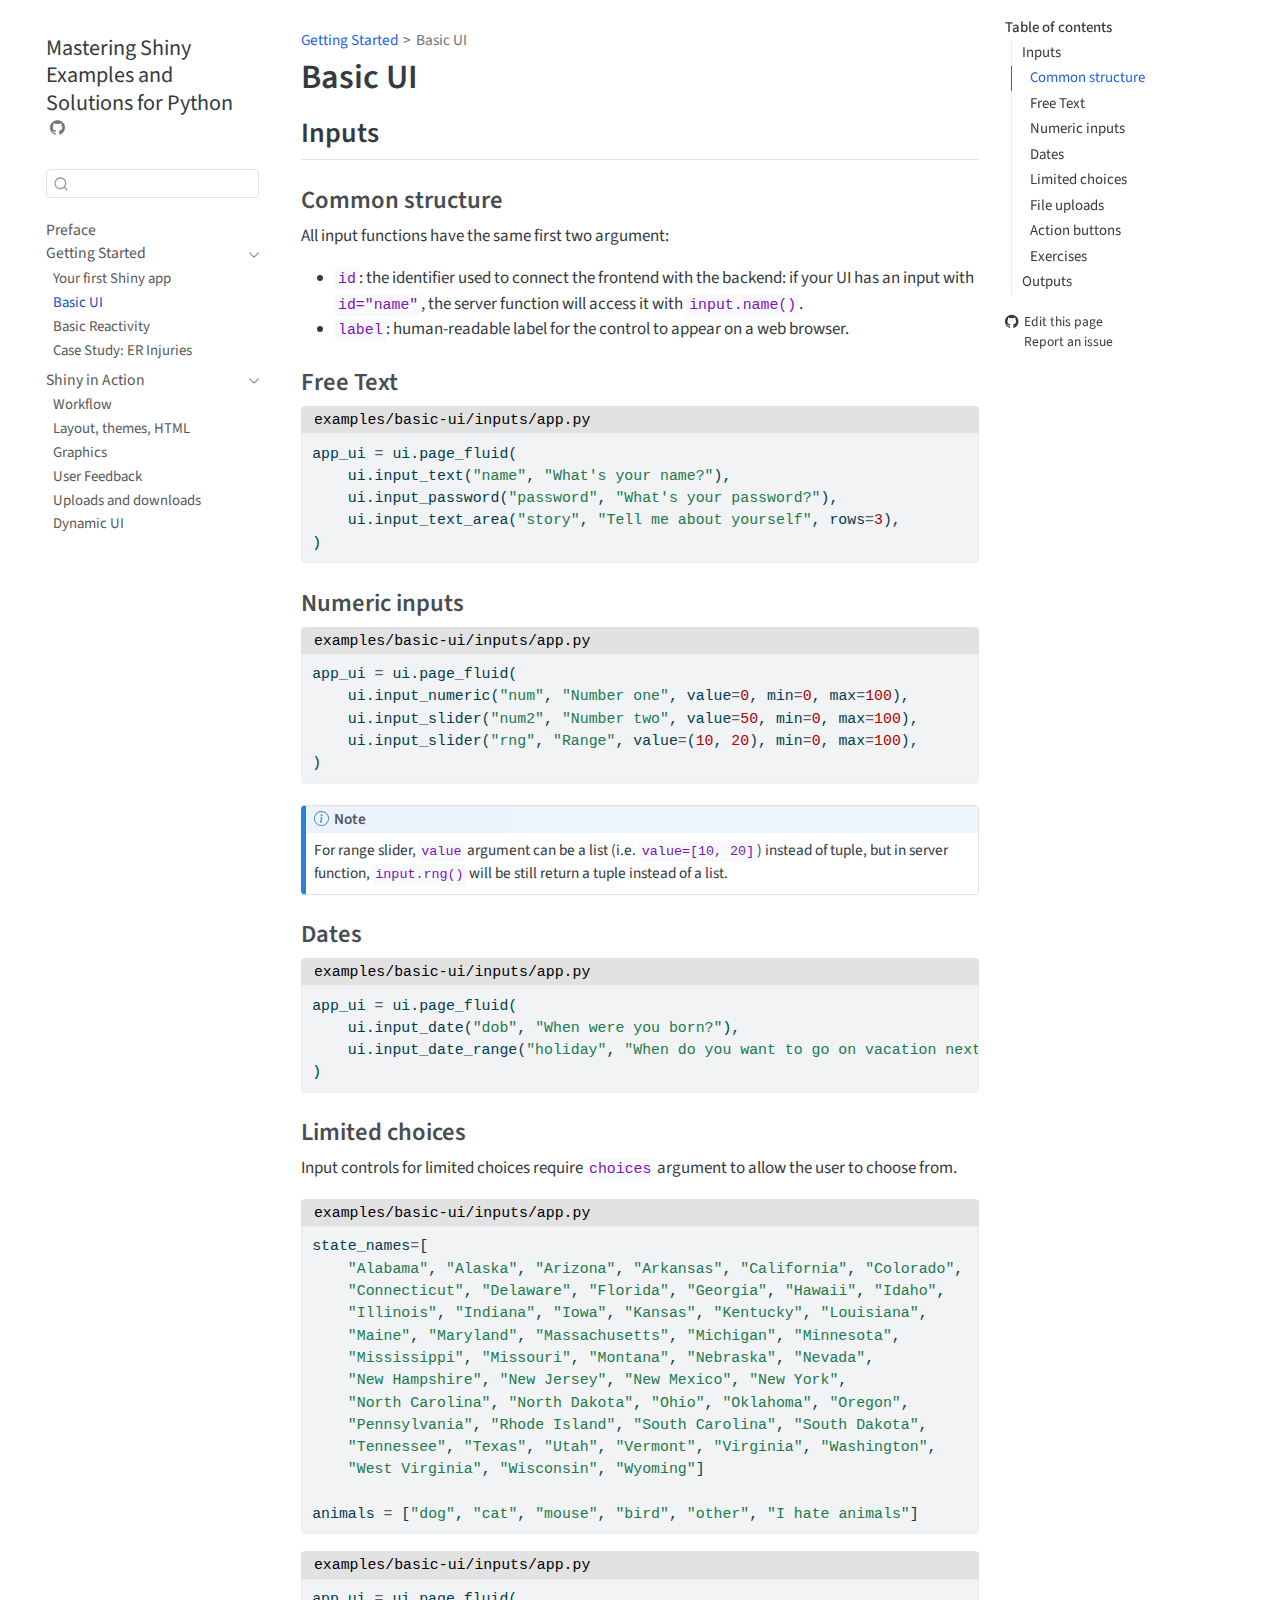
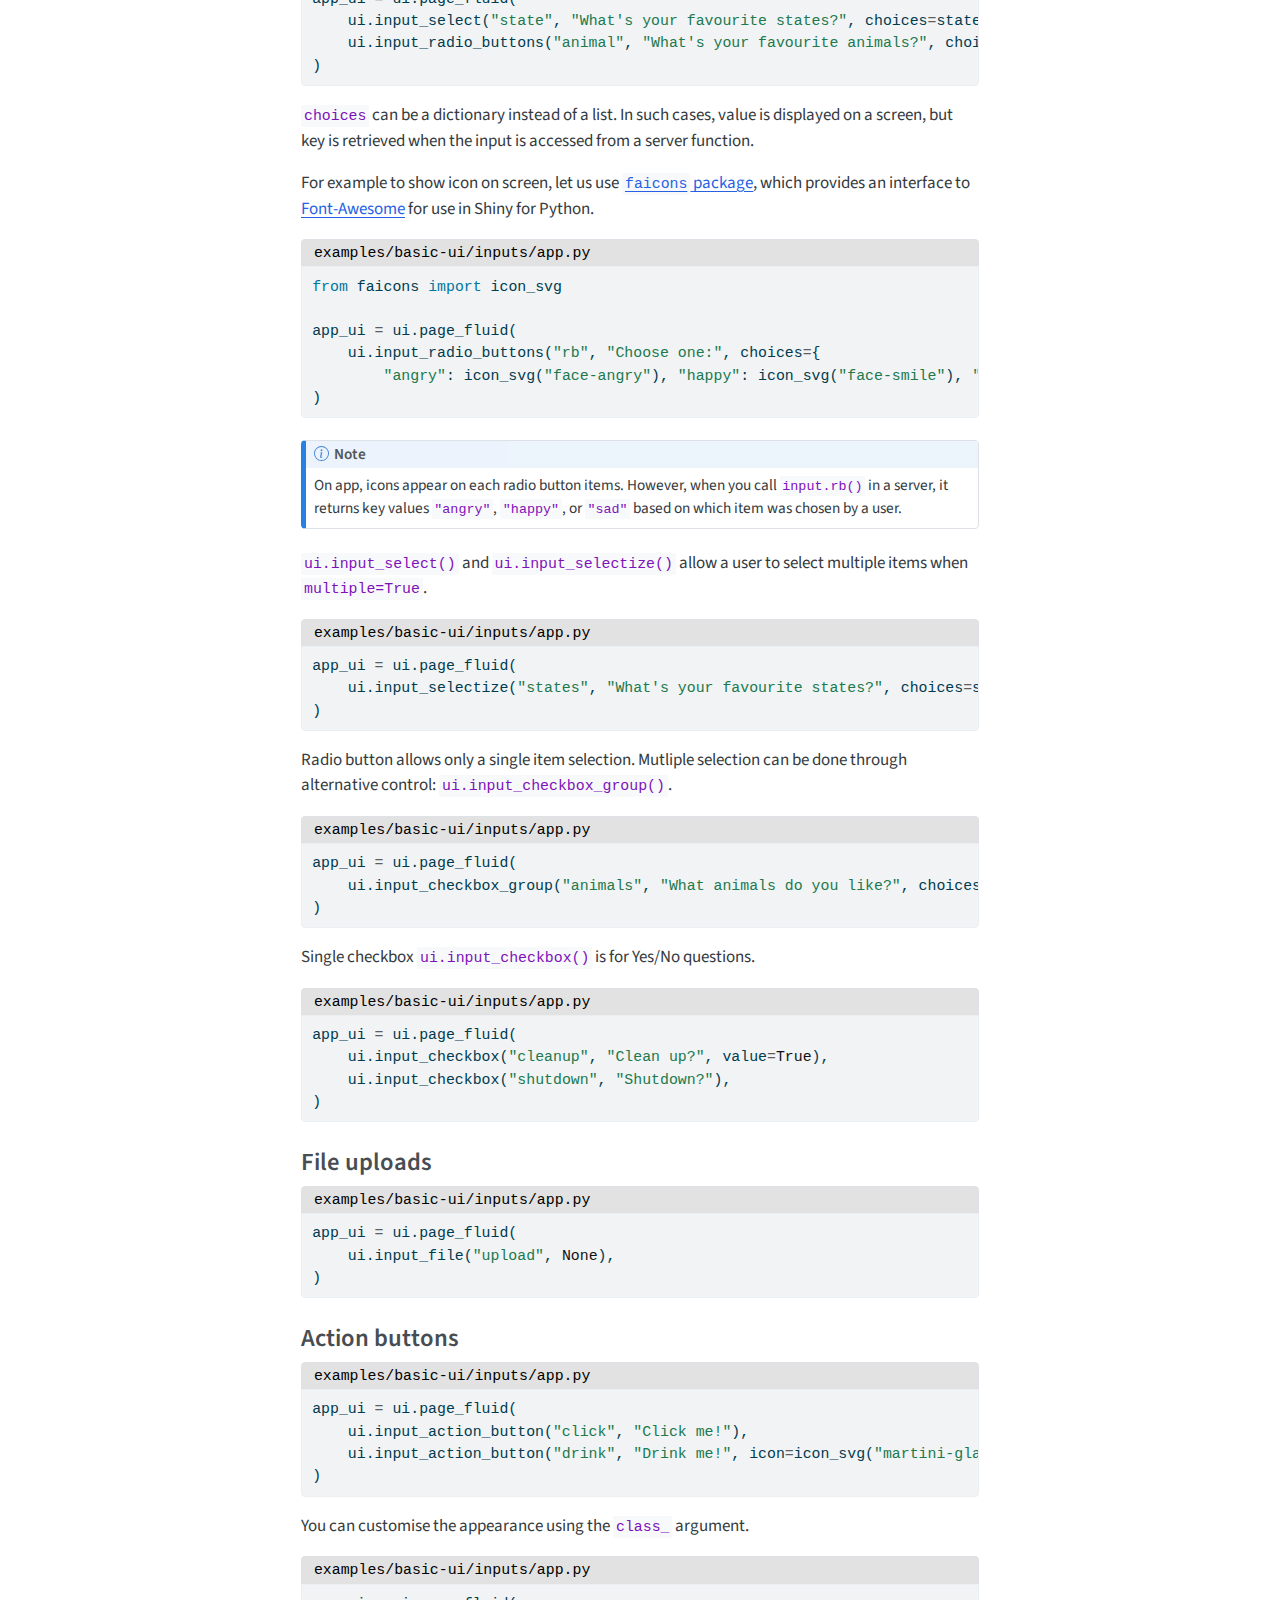
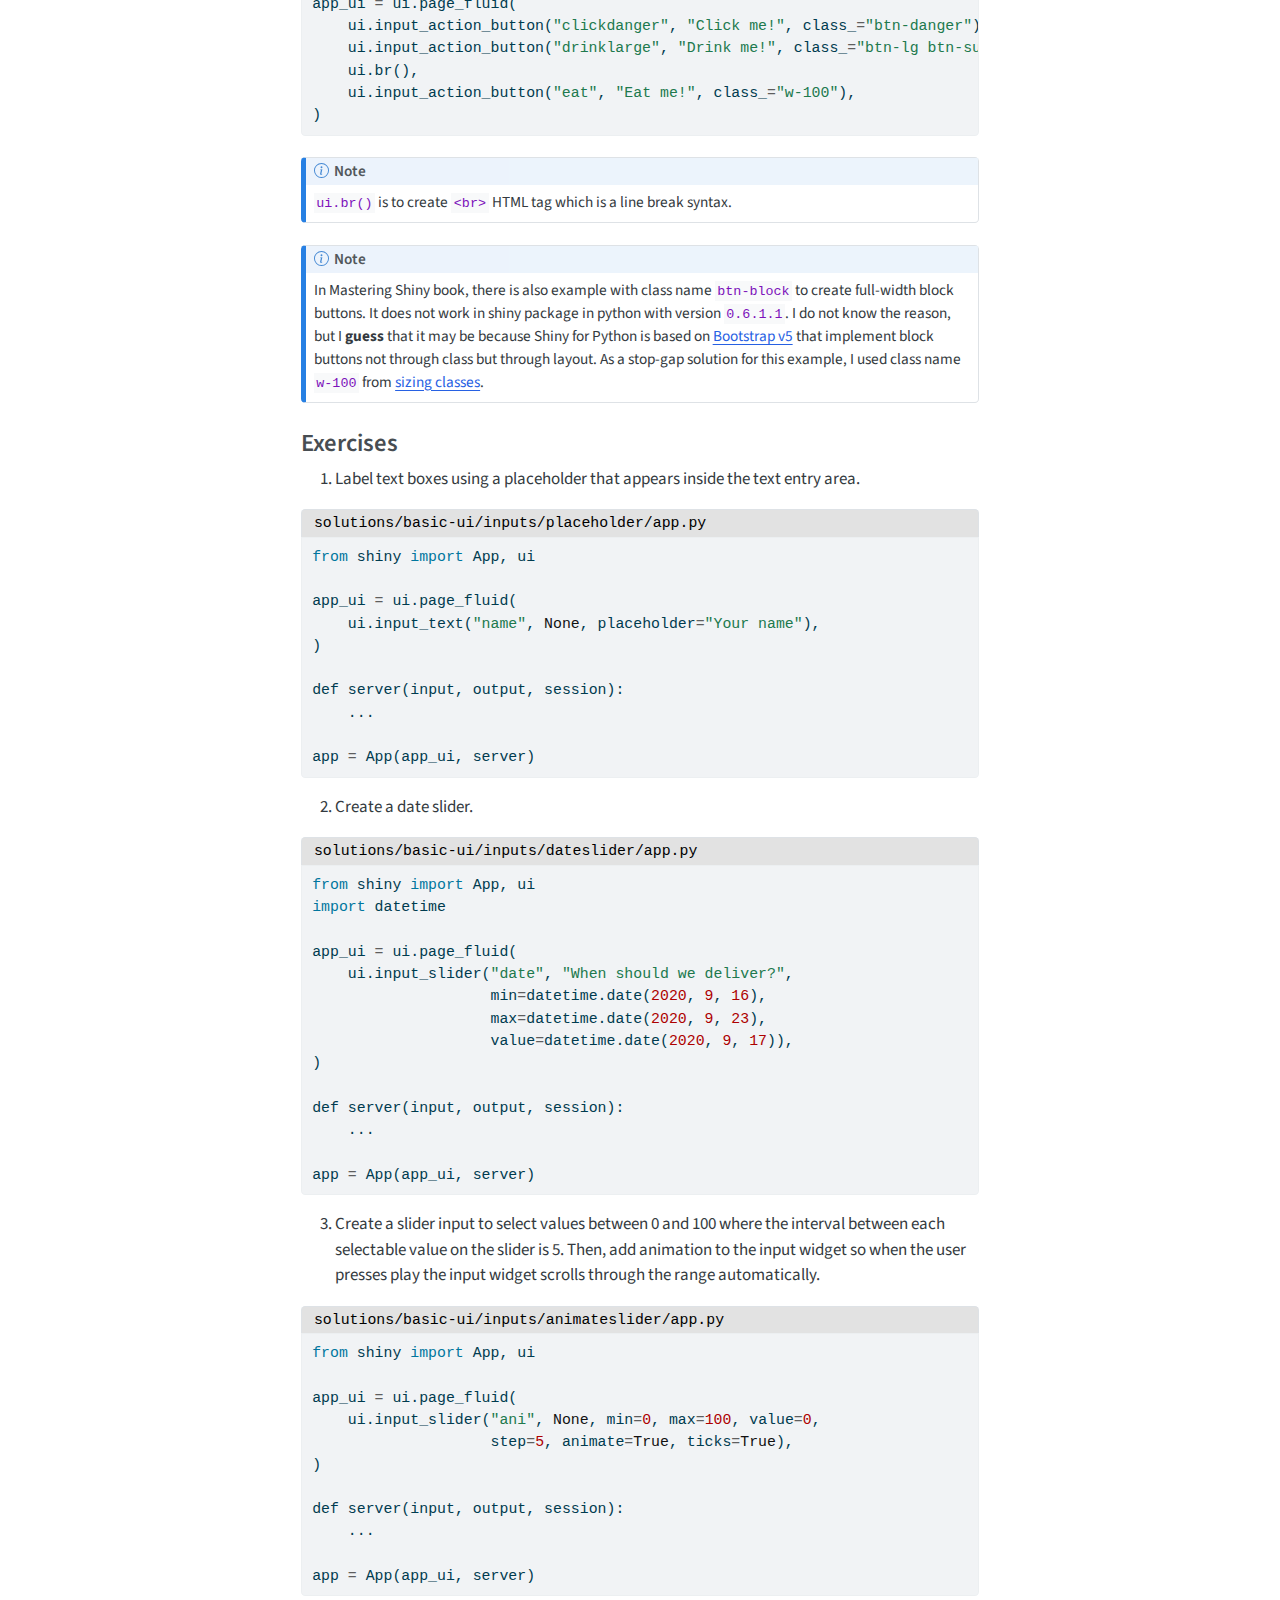
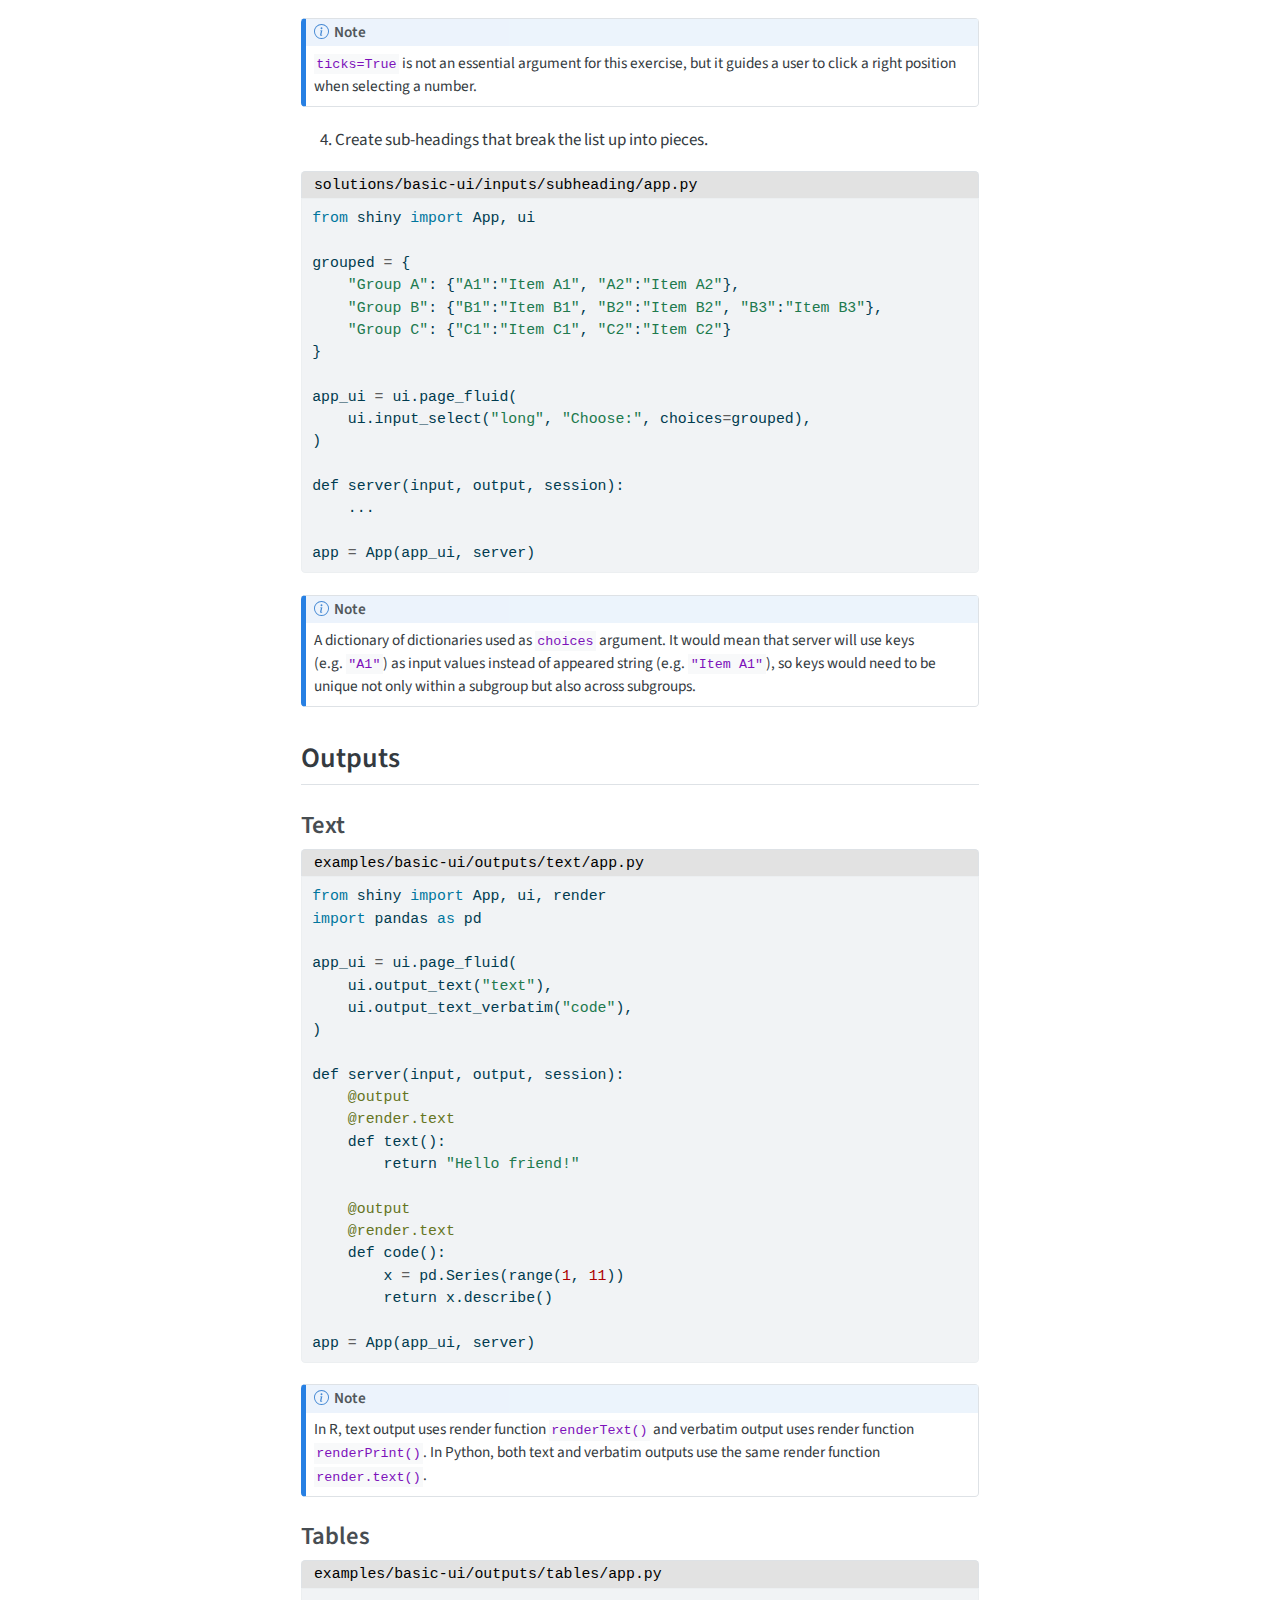
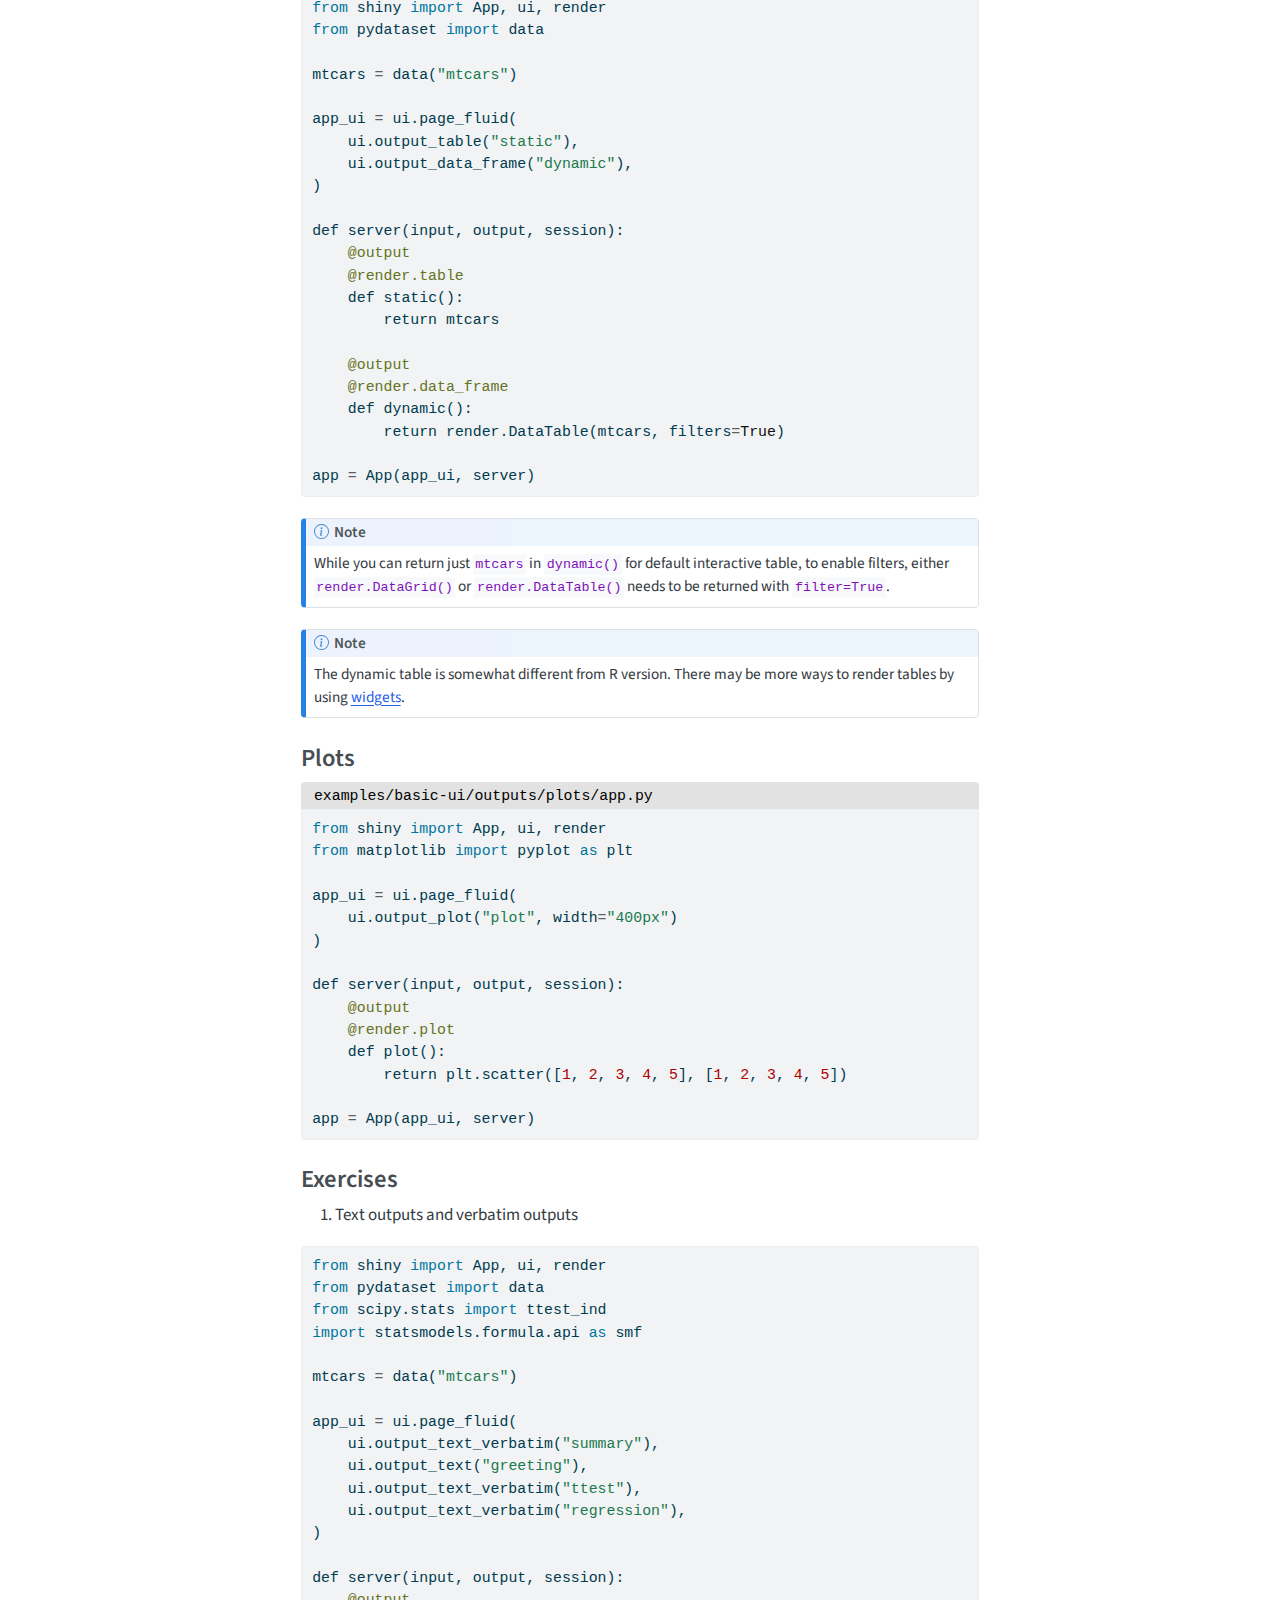
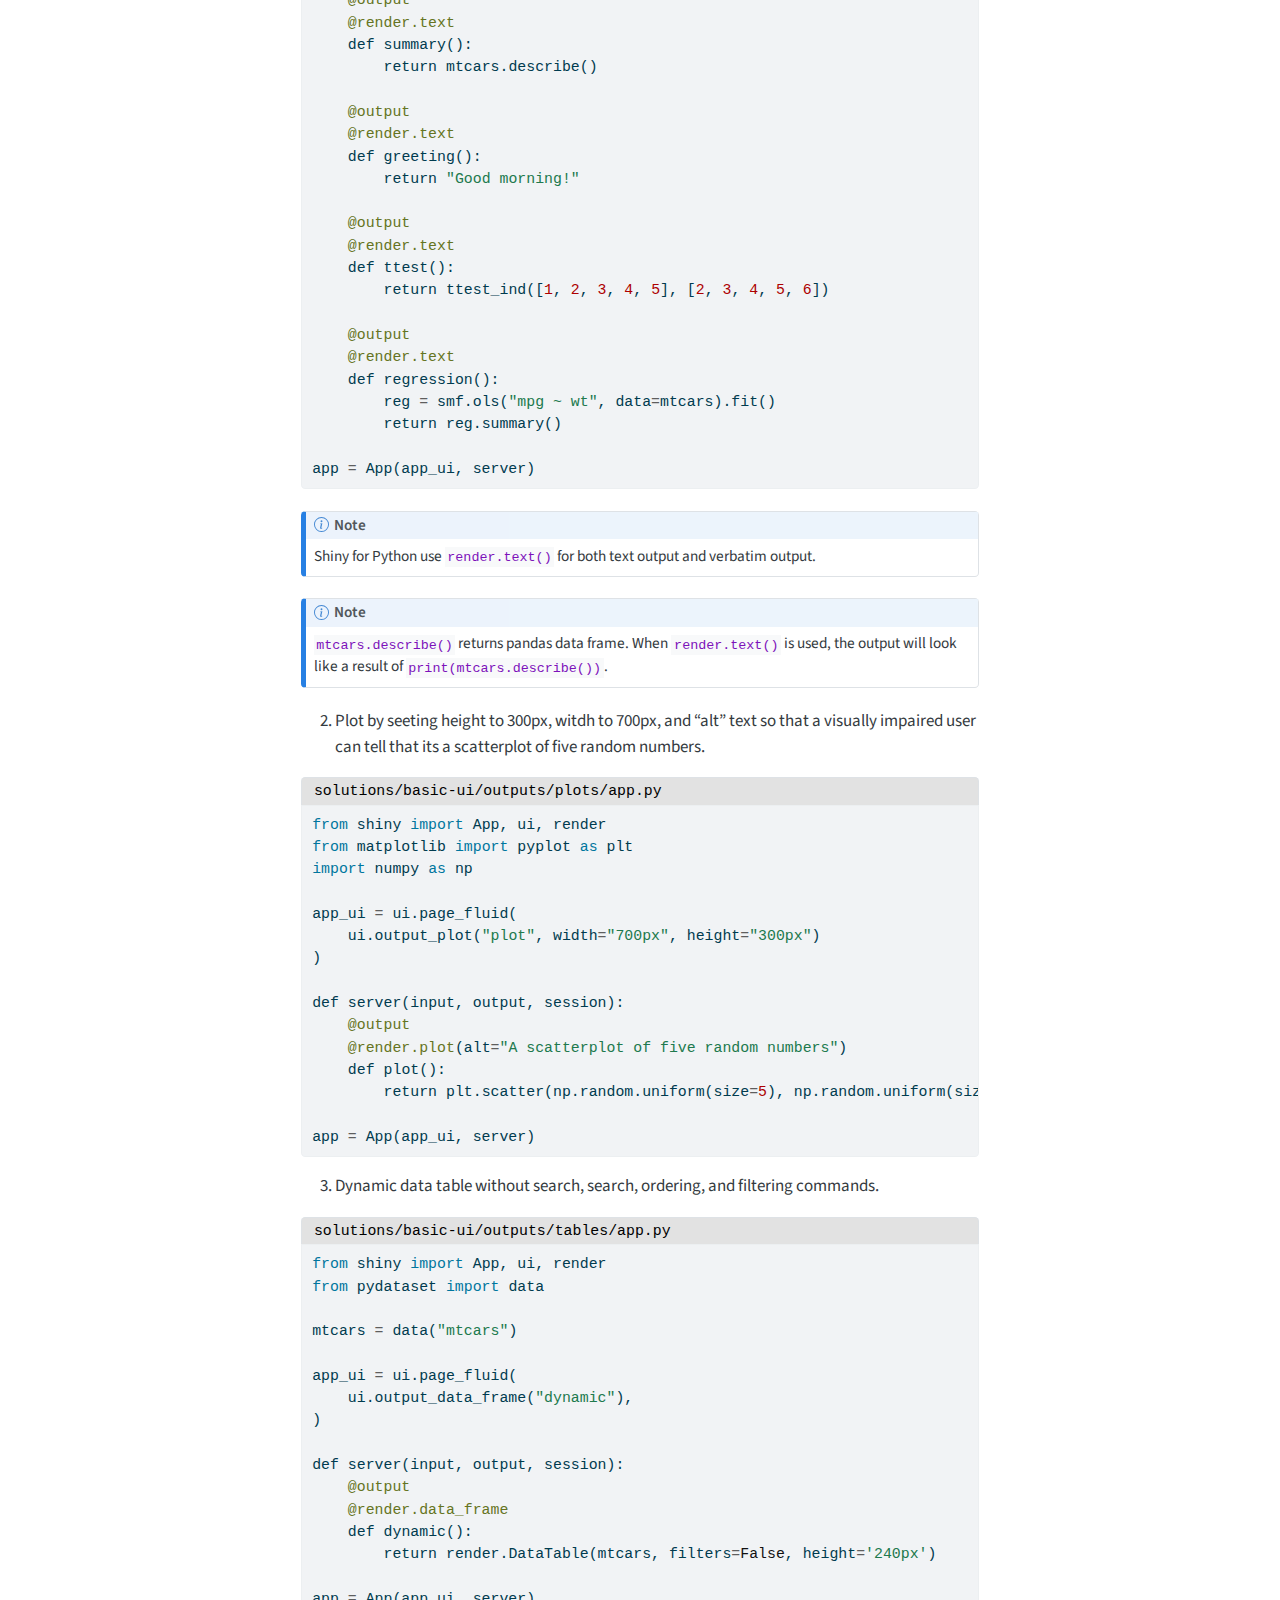
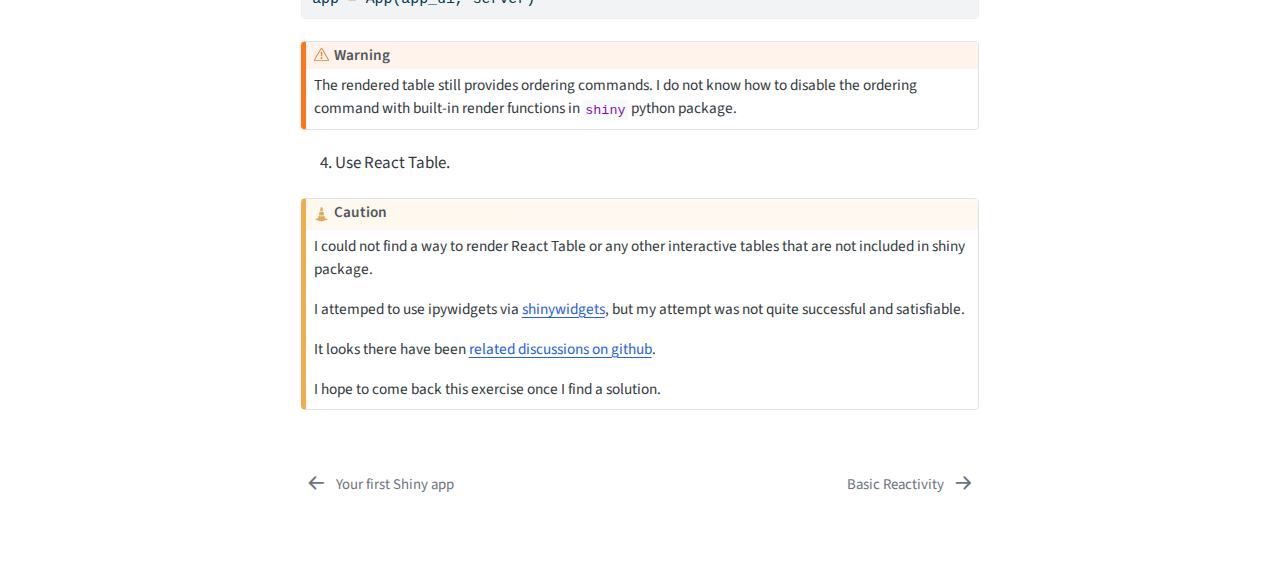
<file: basic-ui.html>
<!DOCTYPE html>
<html xmlns="http://www.w3.org/1999/xhtml" lang="en" xml:lang="en"><head>

<meta charset="utf-8">
<meta name="generator" content="quarto-1.4.554">

<meta name="viewport" content="width=device-width, initial-scale=1.0, user-scalable=yes">


<title>Mastering Shiny Examples and Solutions for Python - Basic UI</title>
<style>
code{white-space: pre-wrap;}
span.smallcaps{font-variant: small-caps;}
div.columns{display: flex; gap: min(4vw, 1.5em);}
div.column{flex: auto; overflow-x: auto;}
div.hanging-indent{margin-left: 1.5em; text-indent: -1.5em;}
ul.task-list{list-style: none;}
ul.task-list li input[type="checkbox"] {
  width: 0.8em;
  margin: 0 0.8em 0.2em -1em; /* quarto-specific, see https://github.com/quarto-dev/quarto-cli/issues/4556 */ 
  vertical-align: middle;
}
/* CSS for syntax highlighting */
pre > code.sourceCode { white-space: pre; position: relative; }
pre > code.sourceCode > span { line-height: 1.25; }
pre > code.sourceCode > span:empty { height: 1.2em; }
.sourceCode { overflow: visible; }
code.sourceCode > span { color: inherit; text-decoration: inherit; }
div.sourceCode { margin: 1em 0; }
pre.sourceCode { margin: 0; }
@media screen {
div.sourceCode { overflow: auto; }
}
@media print {
pre > code.sourceCode { white-space: pre-wrap; }
pre > code.sourceCode > span { text-indent: -5em; padding-left: 5em; }
}
pre.numberSource code
  { counter-reset: source-line 0; }
pre.numberSource code > span
  { position: relative; left: -4em; counter-increment: source-line; }
pre.numberSource code > span > a:first-child::before
  { content: counter(source-line);
    position: relative; left: -1em; text-align: right; vertical-align: baseline;
    border: none; display: inline-block;
    -webkit-touch-callout: none; -webkit-user-select: none;
    -khtml-user-select: none; -moz-user-select: none;
    -ms-user-select: none; user-select: none;
    padding: 0 4px; width: 4em;
  }
pre.numberSource { margin-left: 3em;  padding-left: 4px; }
div.sourceCode
  {   }
@media screen {
pre > code.sourceCode > span > a:first-child::before { text-decoration: underline; }
}
</style>


<script src="site_libs/quarto-nav/quarto-nav.js"></script>
<script src="site_libs/quarto-nav/headroom.min.js"></script>
<script src="site_libs/clipboard/clipboard.min.js"></script>
<script src="site_libs/quarto-search/autocomplete.umd.js"></script>
<script src="site_libs/quarto-search/fuse.min.js"></script>
<script src="site_libs/quarto-search/quarto-search.js"></script>
<meta name="quarto:offset" content="./">
<link href="./basic-reactivity.html" rel="next">
<link href="./basic-app.html" rel="prev">
<script src="site_libs/quarto-html/quarto.js"></script>
<script src="site_libs/quarto-html/popper.min.js"></script>
<script src="site_libs/quarto-html/tippy.umd.min.js"></script>
<script src="site_libs/quarto-html/anchor.min.js"></script>
<link href="site_libs/quarto-html/tippy.css" rel="stylesheet">
<link href="site_libs/quarto-html/quarto-syntax-highlighting.css" rel="stylesheet" id="quarto-text-highlighting-styles">
<script src="site_libs/bootstrap/bootstrap.min.js"></script>
<link href="site_libs/bootstrap/bootstrap-icons.css" rel="stylesheet">
<link href="site_libs/bootstrap/bootstrap.min.css" rel="stylesheet" id="quarto-bootstrap" data-mode="light">
<script id="quarto-search-options" type="application/json">{
  "location": "sidebar",
  "copy-button": false,
  "collapse-after": 3,
  "panel-placement": "start",
  "type": "textbox",
  "limit": 50,
  "keyboard-shortcut": [
    "f",
    "/",
    "s"
  ],
  "show-item-context": false,
  "language": {
    "search-no-results-text": "No results",
    "search-matching-documents-text": "matching documents",
    "search-copy-link-title": "Copy link to search",
    "search-hide-matches-text": "Hide additional matches",
    "search-more-match-text": "more match in this document",
    "search-more-matches-text": "more matches in this document",
    "search-clear-button-title": "Clear",
    "search-text-placeholder": "",
    "search-detached-cancel-button-title": "Cancel",
    "search-submit-button-title": "Submit",
    "search-label": "Search"
  }
}</script>


</head>

<body class="nav-sidebar floating">

<div id="quarto-search-results"></div>
  <header id="quarto-header" class="headroom fixed-top">
  <nav class="quarto-secondary-nav">
    <div class="container-fluid d-flex">
      <button type="button" class="quarto-btn-toggle btn" data-bs-toggle="collapse" data-bs-target=".quarto-sidebar-collapse-item" aria-controls="quarto-sidebar" aria-expanded="false" aria-label="Toggle sidebar navigation" onclick="if (window.quartoToggleHeadroom) { window.quartoToggleHeadroom(); }">
        <i class="bi bi-layout-text-sidebar-reverse"></i>
      </button>
        <nav class="quarto-page-breadcrumbs" aria-label="breadcrumb"><ol class="breadcrumb"><li class="breadcrumb-item"><a href="./basic-app.html">Getting Started</a></li><li class="breadcrumb-item"><a href="./basic-ui.html"><span class="chapter-title">Basic UI</span></a></li></ol></nav>
        <a class="flex-grow-1" role="button" data-bs-toggle="collapse" data-bs-target=".quarto-sidebar-collapse-item" aria-controls="quarto-sidebar" aria-expanded="false" aria-label="Toggle sidebar navigation" onclick="if (window.quartoToggleHeadroom) { window.quartoToggleHeadroom(); }">      
        </a>
      <button type="button" class="btn quarto-search-button" aria-label="" onclick="window.quartoOpenSearch();">
        <i class="bi bi-search"></i>
      </button>
    </div>
  </nav>
</header>
<!-- content -->
<div id="quarto-content" class="quarto-container page-columns page-rows-contents page-layout-article">
<!-- sidebar -->
  <nav id="quarto-sidebar" class="sidebar collapse collapse-horizontal quarto-sidebar-collapse-item sidebar-navigation floating overflow-auto">
    <div class="pt-lg-2 mt-2 text-left sidebar-header">
    <div class="sidebar-title mb-0 py-0">
      <a href="./">Mastering Shiny Examples and Solutions for Python</a> 
        <div class="sidebar-tools-main">
    <a href="https://github.com/youngroklee-ml/mastering-shiny-for-python" title="Source Code" class="quarto-navigation-tool px-1" aria-label="Source Code"><i class="bi bi-github"></i></a>
</div>
    </div>
      </div>
        <div class="mt-2 flex-shrink-0 align-items-center">
        <div class="sidebar-search">
        <div id="quarto-search" class="" title="Search"></div>
        </div>
        </div>
    <div class="sidebar-menu-container"> 
    <ul class="list-unstyled mt-1">
        <li class="sidebar-item">
  <div class="sidebar-item-container"> 
  <a href="./index.html" class="sidebar-item-text sidebar-link">
 <span class="menu-text">Preface</span></a>
  </div>
</li>
        <li class="sidebar-item sidebar-item-section">
      <div class="sidebar-item-container"> 
            <a class="sidebar-item-text sidebar-link text-start" data-bs-toggle="collapse" data-bs-target="#quarto-sidebar-section-1" aria-expanded="true">
 <span class="menu-text">Getting Started</span></a>
          <a class="sidebar-item-toggle text-start" data-bs-toggle="collapse" data-bs-target="#quarto-sidebar-section-1" aria-expanded="true" aria-label="Toggle section">
            <i class="bi bi-chevron-right ms-2"></i>
          </a> 
      </div>
      <ul id="quarto-sidebar-section-1" class="collapse list-unstyled sidebar-section depth1 show">  
          <li class="sidebar-item">
  <div class="sidebar-item-container"> 
  <a href="./basic-app.html" class="sidebar-item-text sidebar-link"><span class="chapter-title">Your first Shiny app</span></a>
  </div>
</li>
          <li class="sidebar-item">
  <div class="sidebar-item-container"> 
  <a href="./basic-ui.html" class="sidebar-item-text sidebar-link active"><span class="chapter-title">Basic UI</span></a>
  </div>
</li>
          <li class="sidebar-item">
  <div class="sidebar-item-container"> 
  <a href="./basic-reactivity.html" class="sidebar-item-text sidebar-link"><span class="chapter-title">Basic Reactivity</span></a>
  </div>
</li>
          <li class="sidebar-item">
  <div class="sidebar-item-container"> 
  <a href="./basic-case-study.html" class="sidebar-item-text sidebar-link"><span class="chapter-title">Case Study: ER Injuries</span></a>
  </div>
</li>
      </ul>
  </li>
        <li class="sidebar-item sidebar-item-section">
      <div class="sidebar-item-container"> 
            <a class="sidebar-item-text sidebar-link text-start" data-bs-toggle="collapse" data-bs-target="#quarto-sidebar-section-2" aria-expanded="true">
 <span class="menu-text">Shiny in Action</span></a>
          <a class="sidebar-item-toggle text-start" data-bs-toggle="collapse" data-bs-target="#quarto-sidebar-section-2" aria-expanded="true" aria-label="Toggle section">
            <i class="bi bi-chevron-right ms-2"></i>
          </a> 
      </div>
      <ul id="quarto-sidebar-section-2" class="collapse list-unstyled sidebar-section depth1 show">  
          <li class="sidebar-item">
  <div class="sidebar-item-container"> 
  <a href="./action-workflow.html" class="sidebar-item-text sidebar-link"><span class="chapter-title">Workflow</span></a>
  </div>
</li>
          <li class="sidebar-item">
  <div class="sidebar-item-container"> 
  <a href="./action-layout.html" class="sidebar-item-text sidebar-link"><span class="chapter-title">Layout, themes, HTML</span></a>
  </div>
</li>
          <li class="sidebar-item">
  <div class="sidebar-item-container"> 
  <a href="./action-graphics.html" class="sidebar-item-text sidebar-link"><span class="chapter-title">Graphics</span></a>
  </div>
</li>
          <li class="sidebar-item">
  <div class="sidebar-item-container"> 
  <a href="./action-feedback.html" class="sidebar-item-text sidebar-link"><span class="chapter-title">User Feedback</span></a>
  </div>
</li>
          <li class="sidebar-item">
  <div class="sidebar-item-container"> 
  <a href="./action-transfer.html" class="sidebar-item-text sidebar-link"><span class="chapter-title">Uploads and downloads</span></a>
  </div>
</li>
          <li class="sidebar-item">
  <div class="sidebar-item-container"> 
  <a href="./action-dynamic.html" class="sidebar-item-text sidebar-link"><span class="chapter-title">Dynamic UI</span></a>
  </div>
</li>
      </ul>
  </li>
    </ul>
    </div>
</nav>
<div id="quarto-sidebar-glass" class="quarto-sidebar-collapse-item" data-bs-toggle="collapse" data-bs-target=".quarto-sidebar-collapse-item"></div>
<!-- margin-sidebar -->
    <div id="quarto-margin-sidebar" class="sidebar margin-sidebar">
        <nav id="TOC" role="doc-toc" class="toc-active">
    <h2 id="toc-title">Table of contents</h2>
   
  <ul>
  <li><a href="#inputs" id="toc-inputs" class="nav-link active" data-scroll-target="#inputs">Inputs</a>
  <ul class="collapse">
  <li><a href="#common-structure" id="toc-common-structure" class="nav-link" data-scroll-target="#common-structure">Common structure</a></li>
  <li><a href="#free-text" id="toc-free-text" class="nav-link" data-scroll-target="#free-text">Free Text</a></li>
  <li><a href="#numeric-inputs" id="toc-numeric-inputs" class="nav-link" data-scroll-target="#numeric-inputs">Numeric inputs</a></li>
  <li><a href="#dates" id="toc-dates" class="nav-link" data-scroll-target="#dates">Dates</a></li>
  <li><a href="#limited-choices" id="toc-limited-choices" class="nav-link" data-scroll-target="#limited-choices">Limited choices</a></li>
  <li><a href="#file-uploads" id="toc-file-uploads" class="nav-link" data-scroll-target="#file-uploads">File uploads</a></li>
  <li><a href="#action-buttons" id="toc-action-buttons" class="nav-link" data-scroll-target="#action-buttons">Action buttons</a></li>
  <li><a href="#exercises" id="toc-exercises" class="nav-link" data-scroll-target="#exercises">Exercises</a></li>
  </ul></li>
  <li><a href="#outputs" id="toc-outputs" class="nav-link" data-scroll-target="#outputs">Outputs</a>
  <ul class="collapse">
  <li><a href="#text" id="toc-text" class="nav-link" data-scroll-target="#text">Text</a></li>
  <li><a href="#tables" id="toc-tables" class="nav-link" data-scroll-target="#tables">Tables</a></li>
  <li><a href="#plots" id="toc-plots" class="nav-link" data-scroll-target="#plots">Plots</a></li>
  <li><a href="#exercises-1" id="toc-exercises-1" class="nav-link" data-scroll-target="#exercises-1">Exercises</a></li>
  </ul></li>
  </ul>
<div class="toc-actions"><ul><li><a href="https://github.com/youngroklee-ml/mastering-shiny-for-python/edit/main/basic-ui.qmd" class="toc-action"><i class="bi bi-github"></i>Edit this page</a></li><li><a href="https://github.com/youngroklee-ml/mastering-shiny-for-python/issues/new" class="toc-action"><i class="bi empty"></i>Report an issue</a></li></ul></div></nav>
    </div>
<!-- main -->
<main class="content" id="quarto-document-content">

<header id="title-block-header" class="quarto-title-block default"><nav class="quarto-page-breadcrumbs quarto-title-breadcrumbs d-none d-lg-block" aria-label="breadcrumb"><ol class="breadcrumb"><li class="breadcrumb-item"><a href="./basic-app.html">Getting Started</a></li><li class="breadcrumb-item"><a href="./basic-ui.html"><span class="chapter-title">Basic UI</span></a></li></ol></nav>
<div class="quarto-title">
<h1 class="title"><span class="chapter-title">Basic UI</span></h1>
</div>



<div class="quarto-title-meta">

    
  
    
  </div>
  


</header>


<section id="inputs" class="level2">
<h2 class="anchored" data-anchor-id="inputs">Inputs</h2>
<section id="common-structure" class="level3">
<h3 class="anchored" data-anchor-id="common-structure">Common structure</h3>
<p>All input functions have the same first two argument:</p>
<ul>
<li><code>id</code>: the identifier used to connect the frontend with the backend: if your UI has an input with <code>id="name"</code>, the server function will access it with <code>input.name()</code>.</li>
<li><code>label</code>: human-readable label for the control to appear on a web browser.</li>
</ul>
</section>
<section id="free-text" class="level3">
<h3 class="anchored" data-anchor-id="free-text">Free Text</h3>
<div class="code-with-filename">
<div class="code-with-filename-file">
<pre><strong>examples/basic-ui/inputs/app.py</strong></pre>
</div>
<div class="sourceCode" id="cb1" data-filename="examples/basic-ui/inputs/app.py"><pre class="sourceCode python code-with-copy"><code class="sourceCode python"><span id="cb1-1"><a href="#cb1-1" aria-hidden="true" tabindex="-1"></a>app_ui <span class="op">=</span> ui.page_fluid(</span>
<span id="cb1-2"><a href="#cb1-2" aria-hidden="true" tabindex="-1"></a>    ui.input_text(<span class="st">"name"</span>, <span class="st">"What's your name?"</span>),</span>
<span id="cb1-3"><a href="#cb1-3" aria-hidden="true" tabindex="-1"></a>    ui.input_password(<span class="st">"password"</span>, <span class="st">"What's your password?"</span>),</span>
<span id="cb1-4"><a href="#cb1-4" aria-hidden="true" tabindex="-1"></a>    ui.input_text_area(<span class="st">"story"</span>, <span class="st">"Tell me about yourself"</span>, rows<span class="op">=</span><span class="dv">3</span>),</span>
<span id="cb1-5"><a href="#cb1-5" aria-hidden="true" tabindex="-1"></a>)</span></code><button title="Copy to Clipboard" class="code-copy-button"><i class="bi"></i></button></pre></div>
</div>
</section>
<section id="numeric-inputs" class="level3">
<h3 class="anchored" data-anchor-id="numeric-inputs">Numeric inputs</h3>
<div class="code-with-filename">
<div class="code-with-filename-file">
<pre><strong>examples/basic-ui/inputs/app.py</strong></pre>
</div>
<div class="sourceCode" id="cb2" data-filename="examples/basic-ui/inputs/app.py"><pre class="sourceCode python code-with-copy"><code class="sourceCode python"><span id="cb2-1"><a href="#cb2-1" aria-hidden="true" tabindex="-1"></a>app_ui <span class="op">=</span> ui.page_fluid(</span>
<span id="cb2-2"><a href="#cb2-2" aria-hidden="true" tabindex="-1"></a>    ui.input_numeric(<span class="st">"num"</span>, <span class="st">"Number one"</span>, value<span class="op">=</span><span class="dv">0</span>, <span class="bu">min</span><span class="op">=</span><span class="dv">0</span>, <span class="bu">max</span><span class="op">=</span><span class="dv">100</span>),</span>
<span id="cb2-3"><a href="#cb2-3" aria-hidden="true" tabindex="-1"></a>    ui.input_slider(<span class="st">"num2"</span>, <span class="st">"Number two"</span>, value<span class="op">=</span><span class="dv">50</span>, <span class="bu">min</span><span class="op">=</span><span class="dv">0</span>, <span class="bu">max</span><span class="op">=</span><span class="dv">100</span>),</span>
<span id="cb2-4"><a href="#cb2-4" aria-hidden="true" tabindex="-1"></a>    ui.input_slider(<span class="st">"rng"</span>, <span class="st">"Range"</span>, value<span class="op">=</span>(<span class="dv">10</span>, <span class="dv">20</span>), <span class="bu">min</span><span class="op">=</span><span class="dv">0</span>, <span class="bu">max</span><span class="op">=</span><span class="dv">100</span>),</span>
<span id="cb2-5"><a href="#cb2-5" aria-hidden="true" tabindex="-1"></a>)</span></code><button title="Copy to Clipboard" class="code-copy-button"><i class="bi"></i></button></pre></div>
</div>
<div class="callout callout-style-default callout-note callout-titled">
<div class="callout-header d-flex align-content-center">
<div class="callout-icon-container">
<i class="callout-icon"></i>
</div>
<div class="callout-title-container flex-fill">
Note
</div>
</div>
<div class="callout-body-container callout-body">
<p>For range slider, <code>value</code> argument can be a list (i.e.&nbsp;<code>value=[10, 20]</code>) instead of tuple, but in server function, <code>input.rng()</code> will be still return a tuple instead of a list.</p>
</div>
</div>
</section>
<section id="dates" class="level3">
<h3 class="anchored" data-anchor-id="dates">Dates</h3>
<div class="code-with-filename">
<div class="code-with-filename-file">
<pre><strong>examples/basic-ui/inputs/app.py</strong></pre>
</div>
<div class="sourceCode" id="cb3" data-filename="examples/basic-ui/inputs/app.py"><pre class="sourceCode python code-with-copy"><code class="sourceCode python"><span id="cb3-1"><a href="#cb3-1" aria-hidden="true" tabindex="-1"></a>app_ui <span class="op">=</span> ui.page_fluid(</span>
<span id="cb3-2"><a href="#cb3-2" aria-hidden="true" tabindex="-1"></a>    ui.input_date(<span class="st">"dob"</span>, <span class="st">"When were you born?"</span>),</span>
<span id="cb3-3"><a href="#cb3-3" aria-hidden="true" tabindex="-1"></a>    ui.input_date_range(<span class="st">"holiday"</span>, <span class="st">"When do you want to go on vacation next?"</span>),</span>
<span id="cb3-4"><a href="#cb3-4" aria-hidden="true" tabindex="-1"></a>)</span></code><button title="Copy to Clipboard" class="code-copy-button"><i class="bi"></i></button></pre></div>
</div>
</section>
<section id="limited-choices" class="level3">
<h3 class="anchored" data-anchor-id="limited-choices">Limited choices</h3>
<p>Input controls for limited choices require <code>choices</code> argument to allow the user to choose from.</p>
<div class="code-with-filename">
<div class="code-with-filename-file">
<pre><strong>examples/basic-ui/inputs/app.py</strong></pre>
</div>
<div class="sourceCode" id="cb4" data-filename="examples/basic-ui/inputs/app.py"><pre class="sourceCode python code-with-copy"><code class="sourceCode python"><span id="cb4-1"><a href="#cb4-1" aria-hidden="true" tabindex="-1"></a>state_names<span class="op">=</span>[</span>
<span id="cb4-2"><a href="#cb4-2" aria-hidden="true" tabindex="-1"></a>    <span class="st">"Alabama"</span>, <span class="st">"Alaska"</span>, <span class="st">"Arizona"</span>, <span class="st">"Arkansas"</span>, <span class="st">"California"</span>, <span class="st">"Colorado"</span>, </span>
<span id="cb4-3"><a href="#cb4-3" aria-hidden="true" tabindex="-1"></a>    <span class="st">"Connecticut"</span>, <span class="st">"Delaware"</span>, <span class="st">"Florida"</span>, <span class="st">"Georgia"</span>, <span class="st">"Hawaii"</span>, <span class="st">"Idaho"</span>, </span>
<span id="cb4-4"><a href="#cb4-4" aria-hidden="true" tabindex="-1"></a>    <span class="st">"Illinois"</span>, <span class="st">"Indiana"</span>, <span class="st">"Iowa"</span>, <span class="st">"Kansas"</span>, <span class="st">"Kentucky"</span>, <span class="st">"Louisiana"</span>, </span>
<span id="cb4-5"><a href="#cb4-5" aria-hidden="true" tabindex="-1"></a>    <span class="st">"Maine"</span>, <span class="st">"Maryland"</span>, <span class="st">"Massachusetts"</span>, <span class="st">"Michigan"</span>, <span class="st">"Minnesota"</span>, </span>
<span id="cb4-6"><a href="#cb4-6" aria-hidden="true" tabindex="-1"></a>    <span class="st">"Mississippi"</span>, <span class="st">"Missouri"</span>, <span class="st">"Montana"</span>, <span class="st">"Nebraska"</span>, <span class="st">"Nevada"</span>, </span>
<span id="cb4-7"><a href="#cb4-7" aria-hidden="true" tabindex="-1"></a>    <span class="st">"New Hampshire"</span>, <span class="st">"New Jersey"</span>, <span class="st">"New Mexico"</span>, <span class="st">"New York"</span>, </span>
<span id="cb4-8"><a href="#cb4-8" aria-hidden="true" tabindex="-1"></a>    <span class="st">"North Carolina"</span>, <span class="st">"North Dakota"</span>, <span class="st">"Ohio"</span>, <span class="st">"Oklahoma"</span>, <span class="st">"Oregon"</span>, </span>
<span id="cb4-9"><a href="#cb4-9" aria-hidden="true" tabindex="-1"></a>    <span class="st">"Pennsylvania"</span>, <span class="st">"Rhode Island"</span>, <span class="st">"South Carolina"</span>, <span class="st">"South Dakota"</span>, </span>
<span id="cb4-10"><a href="#cb4-10" aria-hidden="true" tabindex="-1"></a>    <span class="st">"Tennessee"</span>, <span class="st">"Texas"</span>, <span class="st">"Utah"</span>, <span class="st">"Vermont"</span>, <span class="st">"Virginia"</span>, <span class="st">"Washington"</span>, </span>
<span id="cb4-11"><a href="#cb4-11" aria-hidden="true" tabindex="-1"></a>    <span class="st">"West Virginia"</span>, <span class="st">"Wisconsin"</span>, <span class="st">"Wyoming"</span>]</span>
<span id="cb4-12"><a href="#cb4-12" aria-hidden="true" tabindex="-1"></a></span>
<span id="cb4-13"><a href="#cb4-13" aria-hidden="true" tabindex="-1"></a>animals <span class="op">=</span> [<span class="st">"dog"</span>, <span class="st">"cat"</span>, <span class="st">"mouse"</span>, <span class="st">"bird"</span>, <span class="st">"other"</span>, <span class="st">"I hate animals"</span>]</span></code><button title="Copy to Clipboard" class="code-copy-button"><i class="bi"></i></button></pre></div>
</div>
<div class="code-with-filename">
<div class="code-with-filename-file">
<pre><strong>examples/basic-ui/inputs/app.py</strong></pre>
</div>
<div class="sourceCode" id="cb5" data-filename="examples/basic-ui/inputs/app.py"><pre class="sourceCode python code-with-copy"><code class="sourceCode python"><span id="cb5-1"><a href="#cb5-1" aria-hidden="true" tabindex="-1"></a>app_ui <span class="op">=</span> ui.page_fluid(</span>
<span id="cb5-2"><a href="#cb5-2" aria-hidden="true" tabindex="-1"></a>    ui.input_select(<span class="st">"state"</span>, <span class="st">"What's your favourite states?"</span>, choices<span class="op">=</span>state_names,</span>
<span id="cb5-3"><a href="#cb5-3" aria-hidden="true" tabindex="-1"></a>    ui.input_radio_buttons(<span class="st">"animal"</span>, <span class="st">"What's your favourite animals?"</span>, choices<span class="op">=</span>animals),</span>
<span id="cb5-4"><a href="#cb5-4" aria-hidden="true" tabindex="-1"></a>)</span></code><button title="Copy to Clipboard" class="code-copy-button"><i class="bi"></i></button></pre></div>
</div>
<p><code>choices</code> can be a dictionary instead of a list. In such cases, value is displayed on a screen, but key is retrieved when the input is accessed from a server function.</p>
<p>For example to show icon on screen, let us use <a href="https://pypi.org/project/faicons/"><code>faicons</code> package</a>, which provides an interface to <a href="https://fontawesome.com/">Font-Awesome</a> for use in Shiny for Python.</p>
<div class="code-with-filename">
<div class="code-with-filename-file">
<pre><strong>examples/basic-ui/inputs/app.py</strong></pre>
</div>
<div class="sourceCode" id="cb6" data-filename="examples/basic-ui/inputs/app.py"><pre class="sourceCode python code-with-copy"><code class="sourceCode python"><span id="cb6-1"><a href="#cb6-1" aria-hidden="true" tabindex="-1"></a><span class="im">from</span> faicons <span class="im">import</span> icon_svg</span>
<span id="cb6-2"><a href="#cb6-2" aria-hidden="true" tabindex="-1"></a></span>
<span id="cb6-3"><a href="#cb6-3" aria-hidden="true" tabindex="-1"></a>app_ui <span class="op">=</span> ui.page_fluid(</span>
<span id="cb6-4"><a href="#cb6-4" aria-hidden="true" tabindex="-1"></a>    ui.input_radio_buttons(<span class="st">"rb"</span>, <span class="st">"Choose one:"</span>, choices<span class="op">=</span>{</span>
<span id="cb6-5"><a href="#cb6-5" aria-hidden="true" tabindex="-1"></a>        <span class="st">"angry"</span>: icon_svg(<span class="st">"face-angry"</span>), <span class="st">"happy"</span>: icon_svg(<span class="st">"face-smile"</span>), <span class="st">"sad"</span>: icon_svg(<span class="st">"face-sad-tear"</span>)}),</span>
<span id="cb6-6"><a href="#cb6-6" aria-hidden="true" tabindex="-1"></a>)</span></code><button title="Copy to Clipboard" class="code-copy-button"><i class="bi"></i></button></pre></div>
</div>
<div class="callout callout-style-default callout-note callout-titled">
<div class="callout-header d-flex align-content-center">
<div class="callout-icon-container">
<i class="callout-icon"></i>
</div>
<div class="callout-title-container flex-fill">
Note
</div>
</div>
<div class="callout-body-container callout-body">
<p>On app, icons appear on each radio button items. However, when you call <code>input.rb()</code> in a server, it returns key values <code>"angry"</code>, <code>"happy"</code>, or <code>"sad"</code> based on which item was chosen by a user.</p>
</div>
</div>
<p><code>ui.input_select()</code> and <code>ui.input_selectize()</code> allow a user to select multiple items when <code>multiple=True</code>.</p>
<div class="code-with-filename">
<div class="code-with-filename-file">
<pre><strong>examples/basic-ui/inputs/app.py</strong></pre>
</div>
<div class="sourceCode" id="cb7" data-filename="examples/basic-ui/inputs/app.py"><pre class="sourceCode python code-with-copy"><code class="sourceCode python"><span id="cb7-1"><a href="#cb7-1" aria-hidden="true" tabindex="-1"></a>app_ui <span class="op">=</span> ui.page_fluid(</span>
<span id="cb7-2"><a href="#cb7-2" aria-hidden="true" tabindex="-1"></a>    ui.input_selectize(<span class="st">"states"</span>, <span class="st">"What's your favourite states?"</span>, choices<span class="op">=</span>state_names, multiple<span class="op">=</span><span class="va">True</span>),</span>
<span id="cb7-3"><a href="#cb7-3" aria-hidden="true" tabindex="-1"></a>)</span></code><button title="Copy to Clipboard" class="code-copy-button"><i class="bi"></i></button></pre></div>
</div>
<p>Radio button allows only a single item selection. Mutliple selection can be done through alternative control: <code>ui.input_checkbox_group()</code>.</p>
<div class="code-with-filename">
<div class="code-with-filename-file">
<pre><strong>examples/basic-ui/inputs/app.py</strong></pre>
</div>
<div class="sourceCode" id="cb8" data-filename="examples/basic-ui/inputs/app.py"><pre class="sourceCode python code-with-copy"><code class="sourceCode python"><span id="cb8-1"><a href="#cb8-1" aria-hidden="true" tabindex="-1"></a>app_ui <span class="op">=</span> ui.page_fluid(</span>
<span id="cb8-2"><a href="#cb8-2" aria-hidden="true" tabindex="-1"></a>    ui.input_checkbox_group(<span class="st">"animals"</span>, <span class="st">"What animals do you like?"</span>, choices<span class="op">=</span>animals),</span>
<span id="cb8-3"><a href="#cb8-3" aria-hidden="true" tabindex="-1"></a>)</span></code><button title="Copy to Clipboard" class="code-copy-button"><i class="bi"></i></button></pre></div>
</div>
<p>Single checkbox <code>ui.input_checkbox()</code> is for Yes/No questions.</p>
<div class="code-with-filename">
<div class="code-with-filename-file">
<pre><strong>examples/basic-ui/inputs/app.py</strong></pre>
</div>
<div class="sourceCode" id="cb9" data-filename="examples/basic-ui/inputs/app.py"><pre class="sourceCode python code-with-copy"><code class="sourceCode python"><span id="cb9-1"><a href="#cb9-1" aria-hidden="true" tabindex="-1"></a>app_ui <span class="op">=</span> ui.page_fluid(</span>
<span id="cb9-2"><a href="#cb9-2" aria-hidden="true" tabindex="-1"></a>    ui.input_checkbox(<span class="st">"cleanup"</span>, <span class="st">"Clean up?"</span>, value<span class="op">=</span><span class="va">True</span>),</span>
<span id="cb9-3"><a href="#cb9-3" aria-hidden="true" tabindex="-1"></a>    ui.input_checkbox(<span class="st">"shutdown"</span>, <span class="st">"Shutdown?"</span>),</span>
<span id="cb9-4"><a href="#cb9-4" aria-hidden="true" tabindex="-1"></a>)</span></code><button title="Copy to Clipboard" class="code-copy-button"><i class="bi"></i></button></pre></div>
</div>
</section>
<section id="file-uploads" class="level3">
<h3 class="anchored" data-anchor-id="file-uploads">File uploads</h3>
<div class="code-with-filename">
<div class="code-with-filename-file">
<pre><strong>examples/basic-ui/inputs/app.py</strong></pre>
</div>
<div class="sourceCode" id="cb10" data-filename="examples/basic-ui/inputs/app.py"><pre class="sourceCode python code-with-copy"><code class="sourceCode python"><span id="cb10-1"><a href="#cb10-1" aria-hidden="true" tabindex="-1"></a>app_ui <span class="op">=</span> ui.page_fluid(</span>
<span id="cb10-2"><a href="#cb10-2" aria-hidden="true" tabindex="-1"></a>    ui.input_file(<span class="st">"upload"</span>, <span class="va">None</span>),</span>
<span id="cb10-3"><a href="#cb10-3" aria-hidden="true" tabindex="-1"></a>)</span></code><button title="Copy to Clipboard" class="code-copy-button"><i class="bi"></i></button></pre></div>
</div>
</section>
<section id="action-buttons" class="level3">
<h3 class="anchored" data-anchor-id="action-buttons">Action buttons</h3>
<div class="code-with-filename">
<div class="code-with-filename-file">
<pre><strong>examples/basic-ui/inputs/app.py</strong></pre>
</div>
<div class="sourceCode" id="cb11" data-filename="examples/basic-ui/inputs/app.py"><pre class="sourceCode python code-with-copy"><code class="sourceCode python"><span id="cb11-1"><a href="#cb11-1" aria-hidden="true" tabindex="-1"></a>app_ui <span class="op">=</span> ui.page_fluid(</span>
<span id="cb11-2"><a href="#cb11-2" aria-hidden="true" tabindex="-1"></a>    ui.input_action_button(<span class="st">"click"</span>, <span class="st">"Click me!"</span>),</span>
<span id="cb11-3"><a href="#cb11-3" aria-hidden="true" tabindex="-1"></a>    ui.input_action_button(<span class="st">"drink"</span>, <span class="st">"Drink me!"</span>, icon<span class="op">=</span>icon_svg(<span class="st">"martini-glass-citrus"</span>)),</span>
<span id="cb11-4"><a href="#cb11-4" aria-hidden="true" tabindex="-1"></a>)</span></code><button title="Copy to Clipboard" class="code-copy-button"><i class="bi"></i></button></pre></div>
</div>
<p>You can customise the appearance using the <code>class_</code> argument.</p>
<div class="code-with-filename">
<div class="code-with-filename-file">
<pre><strong>examples/basic-ui/inputs/app.py</strong></pre>
</div>
<div class="sourceCode" id="cb12" data-filename="examples/basic-ui/inputs/app.py"><pre class="sourceCode python code-with-copy"><code class="sourceCode python"><span id="cb12-1"><a href="#cb12-1" aria-hidden="true" tabindex="-1"></a>app_ui <span class="op">=</span> ui.page_fluid(</span>
<span id="cb12-2"><a href="#cb12-2" aria-hidden="true" tabindex="-1"></a>    ui.input_action_button(<span class="st">"clickdanger"</span>, <span class="st">"Click me!"</span>, class_<span class="op">=</span><span class="st">"btn-danger"</span>),</span>
<span id="cb12-3"><a href="#cb12-3" aria-hidden="true" tabindex="-1"></a>    ui.input_action_button(<span class="st">"drinklarge"</span>, <span class="st">"Drink me!"</span>, class_<span class="op">=</span><span class="st">"btn-lg btn-success"</span>),</span>
<span id="cb12-4"><a href="#cb12-4" aria-hidden="true" tabindex="-1"></a>    ui.br(),</span>
<span id="cb12-5"><a href="#cb12-5" aria-hidden="true" tabindex="-1"></a>    ui.input_action_button(<span class="st">"eat"</span>, <span class="st">"Eat me!"</span>, class_<span class="op">=</span><span class="st">"w-100"</span>),</span>
<span id="cb12-6"><a href="#cb12-6" aria-hidden="true" tabindex="-1"></a>)</span></code><button title="Copy to Clipboard" class="code-copy-button"><i class="bi"></i></button></pre></div>
</div>
<div class="callout callout-style-default callout-note callout-titled">
<div class="callout-header d-flex align-content-center">
<div class="callout-icon-container">
<i class="callout-icon"></i>
</div>
<div class="callout-title-container flex-fill">
Note
</div>
</div>
<div class="callout-body-container callout-body">
<p><code>ui.br()</code> is to create <code>&lt;br&gt;</code> HTML tag which is a line break syntax.</p>
</div>
</div>
<div class="callout callout-style-default callout-note callout-titled">
<div class="callout-header d-flex align-content-center">
<div class="callout-icon-container">
<i class="callout-icon"></i>
</div>
<div class="callout-title-container flex-fill">
Note
</div>
</div>
<div class="callout-body-container callout-body">
<p>In Mastering Shiny book, there is also example with class name <code>btn-block</code> to create full-width block buttons. It does not work in shiny package in python with version <code>0.6.1.1</code>. I do not know the reason, but I <strong>guess</strong> that it may be because Shiny for Python is based on <a href="https://getbootstrap.com/docs/5.2/components/buttons/#block-buttons">Bootstrap v5</a> that implement block buttons not through class but through layout. As a stop-gap solution for this example, I used class name <code>w-100</code> from <a href="https://getbootstrap.com/docs/5.0/utilities/sizing/">sizing classes</a>.</p>
</div>
</div>
</section>
<section id="exercises" class="level3">
<h3 class="anchored" data-anchor-id="exercises">Exercises</h3>
<ol type="1">
<li>Label text boxes using a placeholder that appears inside the text entry area.</li>
</ol>
<div class="code-with-filename">
<div class="code-with-filename-file">
<pre><strong>solutions/basic-ui/inputs/placeholder/app.py</strong></pre>
</div>
<div class="sourceCode" id="cb13" data-filename="solutions/basic-ui/inputs/placeholder/app.py"><pre class="sourceCode python code-with-copy"><code class="sourceCode python"><span id="cb13-1"><a href="#cb13-1" aria-hidden="true" tabindex="-1"></a><span class="im">from</span> shiny <span class="im">import</span> App, ui</span>
<span id="cb13-2"><a href="#cb13-2" aria-hidden="true" tabindex="-1"></a></span>
<span id="cb13-3"><a href="#cb13-3" aria-hidden="true" tabindex="-1"></a>app_ui <span class="op">=</span> ui.page_fluid(</span>
<span id="cb13-4"><a href="#cb13-4" aria-hidden="true" tabindex="-1"></a>    ui.input_text(<span class="st">"name"</span>, <span class="va">None</span>, placeholder<span class="op">=</span><span class="st">"Your name"</span>),</span>
<span id="cb13-5"><a href="#cb13-5" aria-hidden="true" tabindex="-1"></a>)</span>
<span id="cb13-6"><a href="#cb13-6" aria-hidden="true" tabindex="-1"></a></span>
<span id="cb13-7"><a href="#cb13-7" aria-hidden="true" tabindex="-1"></a><span class="kw">def</span> server(<span class="bu">input</span>, output, session):</span>
<span id="cb13-8"><a href="#cb13-8" aria-hidden="true" tabindex="-1"></a>    ...</span>
<span id="cb13-9"><a href="#cb13-9" aria-hidden="true" tabindex="-1"></a></span>
<span id="cb13-10"><a href="#cb13-10" aria-hidden="true" tabindex="-1"></a>app <span class="op">=</span> App(app_ui, server)</span></code><button title="Copy to Clipboard" class="code-copy-button"><i class="bi"></i></button></pre></div>
</div>
<ol start="2" type="1">
<li>Create a date slider.</li>
</ol>
<div class="code-with-filename">
<div class="code-with-filename-file">
<pre><strong>solutions/basic-ui/inputs/dateslider/app.py</strong></pre>
</div>
<div class="sourceCode" id="cb14" data-filename="solutions/basic-ui/inputs/dateslider/app.py"><pre class="sourceCode python code-with-copy"><code class="sourceCode python"><span id="cb14-1"><a href="#cb14-1" aria-hidden="true" tabindex="-1"></a><span class="im">from</span> shiny <span class="im">import</span> App, ui</span>
<span id="cb14-2"><a href="#cb14-2" aria-hidden="true" tabindex="-1"></a><span class="im">import</span> datetime</span>
<span id="cb14-3"><a href="#cb14-3" aria-hidden="true" tabindex="-1"></a></span>
<span id="cb14-4"><a href="#cb14-4" aria-hidden="true" tabindex="-1"></a>app_ui <span class="op">=</span> ui.page_fluid(</span>
<span id="cb14-5"><a href="#cb14-5" aria-hidden="true" tabindex="-1"></a>    ui.input_slider(<span class="st">"date"</span>, <span class="st">"When should we deliver?"</span>,</span>
<span id="cb14-6"><a href="#cb14-6" aria-hidden="true" tabindex="-1"></a>                    <span class="bu">min</span><span class="op">=</span>datetime.date(<span class="dv">2020</span>, <span class="dv">9</span>, <span class="dv">16</span>),</span>
<span id="cb14-7"><a href="#cb14-7" aria-hidden="true" tabindex="-1"></a>                    <span class="bu">max</span><span class="op">=</span>datetime.date(<span class="dv">2020</span>, <span class="dv">9</span>, <span class="dv">23</span>),</span>
<span id="cb14-8"><a href="#cb14-8" aria-hidden="true" tabindex="-1"></a>                    value<span class="op">=</span>datetime.date(<span class="dv">2020</span>, <span class="dv">9</span>, <span class="dv">17</span>)),</span>
<span id="cb14-9"><a href="#cb14-9" aria-hidden="true" tabindex="-1"></a>)</span>
<span id="cb14-10"><a href="#cb14-10" aria-hidden="true" tabindex="-1"></a></span>
<span id="cb14-11"><a href="#cb14-11" aria-hidden="true" tabindex="-1"></a><span class="kw">def</span> server(<span class="bu">input</span>, output, session):</span>
<span id="cb14-12"><a href="#cb14-12" aria-hidden="true" tabindex="-1"></a>    ...</span>
<span id="cb14-13"><a href="#cb14-13" aria-hidden="true" tabindex="-1"></a></span>
<span id="cb14-14"><a href="#cb14-14" aria-hidden="true" tabindex="-1"></a>app <span class="op">=</span> App(app_ui, server)</span></code><button title="Copy to Clipboard" class="code-copy-button"><i class="bi"></i></button></pre></div>
</div>
<ol start="3" type="1">
<li>Create a slider input to select values between 0 and 100 where the interval between each selectable value on the slider is 5. Then, add animation to the input widget so when the user presses play the input widget scrolls through the range automatically.</li>
</ol>
<div class="code-with-filename">
<div class="code-with-filename-file">
<pre><strong>solutions/basic-ui/inputs/animateslider/app.py</strong></pre>
</div>
<div class="sourceCode" id="cb15" data-filename="solutions/basic-ui/inputs/animateslider/app.py"><pre class="sourceCode python code-with-copy"><code class="sourceCode python"><span id="cb15-1"><a href="#cb15-1" aria-hidden="true" tabindex="-1"></a><span class="im">from</span> shiny <span class="im">import</span> App, ui</span>
<span id="cb15-2"><a href="#cb15-2" aria-hidden="true" tabindex="-1"></a></span>
<span id="cb15-3"><a href="#cb15-3" aria-hidden="true" tabindex="-1"></a>app_ui <span class="op">=</span> ui.page_fluid(</span>
<span id="cb15-4"><a href="#cb15-4" aria-hidden="true" tabindex="-1"></a>    ui.input_slider(<span class="st">"ani"</span>, <span class="va">None</span>, <span class="bu">min</span><span class="op">=</span><span class="dv">0</span>, <span class="bu">max</span><span class="op">=</span><span class="dv">100</span>, value<span class="op">=</span><span class="dv">0</span>,</span>
<span id="cb15-5"><a href="#cb15-5" aria-hidden="true" tabindex="-1"></a>                    step<span class="op">=</span><span class="dv">5</span>, animate<span class="op">=</span><span class="va">True</span>, ticks<span class="op">=</span><span class="va">True</span>),</span>
<span id="cb15-6"><a href="#cb15-6" aria-hidden="true" tabindex="-1"></a>)</span>
<span id="cb15-7"><a href="#cb15-7" aria-hidden="true" tabindex="-1"></a></span>
<span id="cb15-8"><a href="#cb15-8" aria-hidden="true" tabindex="-1"></a><span class="kw">def</span> server(<span class="bu">input</span>, output, session):</span>
<span id="cb15-9"><a href="#cb15-9" aria-hidden="true" tabindex="-1"></a>    ...</span>
<span id="cb15-10"><a href="#cb15-10" aria-hidden="true" tabindex="-1"></a></span>
<span id="cb15-11"><a href="#cb15-11" aria-hidden="true" tabindex="-1"></a>app <span class="op">=</span> App(app_ui, server)</span></code><button title="Copy to Clipboard" class="code-copy-button"><i class="bi"></i></button></pre></div>
</div>
<div class="callout callout-style-default callout-note callout-titled">
<div class="callout-header d-flex align-content-center">
<div class="callout-icon-container">
<i class="callout-icon"></i>
</div>
<div class="callout-title-container flex-fill">
Note
</div>
</div>
<div class="callout-body-container callout-body">
<p><code>ticks=True</code> is not an essential argument for this exercise, but it guides a user to click a right position when selecting a number.</p>
</div>
</div>
<ol start="4" type="1">
<li>Create sub-headings that break the list up into pieces.</li>
</ol>
<div class="code-with-filename">
<div class="code-with-filename-file">
<pre><strong>solutions/basic-ui/inputs/subheading/app.py</strong></pre>
</div>
<div class="sourceCode" id="cb16" data-filename="solutions/basic-ui/inputs/subheading/app.py"><pre class="sourceCode python code-with-copy"><code class="sourceCode python"><span id="cb16-1"><a href="#cb16-1" aria-hidden="true" tabindex="-1"></a><span class="im">from</span> shiny <span class="im">import</span> App, ui</span>
<span id="cb16-2"><a href="#cb16-2" aria-hidden="true" tabindex="-1"></a></span>
<span id="cb16-3"><a href="#cb16-3" aria-hidden="true" tabindex="-1"></a>grouped <span class="op">=</span> {</span>
<span id="cb16-4"><a href="#cb16-4" aria-hidden="true" tabindex="-1"></a>    <span class="st">"Group A"</span>: {<span class="st">"A1"</span>:<span class="st">"Item A1"</span>, <span class="st">"A2"</span>:<span class="st">"Item A2"</span>},</span>
<span id="cb16-5"><a href="#cb16-5" aria-hidden="true" tabindex="-1"></a>    <span class="st">"Group B"</span>: {<span class="st">"B1"</span>:<span class="st">"Item B1"</span>, <span class="st">"B2"</span>:<span class="st">"Item B2"</span>, <span class="st">"B3"</span>:<span class="st">"Item B3"</span>},</span>
<span id="cb16-6"><a href="#cb16-6" aria-hidden="true" tabindex="-1"></a>    <span class="st">"Group C"</span>: {<span class="st">"C1"</span>:<span class="st">"Item C1"</span>, <span class="st">"C2"</span>:<span class="st">"Item C2"</span>}</span>
<span id="cb16-7"><a href="#cb16-7" aria-hidden="true" tabindex="-1"></a>}</span>
<span id="cb16-8"><a href="#cb16-8" aria-hidden="true" tabindex="-1"></a></span>
<span id="cb16-9"><a href="#cb16-9" aria-hidden="true" tabindex="-1"></a>app_ui <span class="op">=</span> ui.page_fluid(</span>
<span id="cb16-10"><a href="#cb16-10" aria-hidden="true" tabindex="-1"></a>    ui.input_select(<span class="st">"long"</span>, <span class="st">"Choose:"</span>, choices<span class="op">=</span>grouped),</span>
<span id="cb16-11"><a href="#cb16-11" aria-hidden="true" tabindex="-1"></a>)</span>
<span id="cb16-12"><a href="#cb16-12" aria-hidden="true" tabindex="-1"></a></span>
<span id="cb16-13"><a href="#cb16-13" aria-hidden="true" tabindex="-1"></a><span class="kw">def</span> server(<span class="bu">input</span>, output, session):</span>
<span id="cb16-14"><a href="#cb16-14" aria-hidden="true" tabindex="-1"></a>    ...</span>
<span id="cb16-15"><a href="#cb16-15" aria-hidden="true" tabindex="-1"></a></span>
<span id="cb16-16"><a href="#cb16-16" aria-hidden="true" tabindex="-1"></a>app <span class="op">=</span> App(app_ui, server)</span></code><button title="Copy to Clipboard" class="code-copy-button"><i class="bi"></i></button></pre></div>
</div>
<div class="callout callout-style-default callout-note callout-titled">
<div class="callout-header d-flex align-content-center">
<div class="callout-icon-container">
<i class="callout-icon"></i>
</div>
<div class="callout-title-container flex-fill">
Note
</div>
</div>
<div class="callout-body-container callout-body">
<p>A dictionary of dictionaries used as <code>choices</code> argument. It would mean that server will use keys (e.g.&nbsp;<code>"A1"</code>) as input values instead of appeared string (e.g.&nbsp;<code>"Item A1"</code>), so keys would need to be unique not only within a subgroup but also across subgroups.</p>
</div>
</div>
</section>
</section>
<section id="outputs" class="level2">
<h2 class="anchored" data-anchor-id="outputs">Outputs</h2>
<section id="text" class="level3">
<h3 class="anchored" data-anchor-id="text">Text</h3>
<div class="code-with-filename">
<div class="code-with-filename-file">
<pre><strong>examples/basic-ui/outputs/text/app.py</strong></pre>
</div>
<div class="sourceCode" id="cb17" data-filename="examples/basic-ui/outputs/text/app.py"><pre class="sourceCode python code-with-copy"><code class="sourceCode python"><span id="cb17-1"><a href="#cb17-1" aria-hidden="true" tabindex="-1"></a><span class="im">from</span> shiny <span class="im">import</span> App, ui, render</span>
<span id="cb17-2"><a href="#cb17-2" aria-hidden="true" tabindex="-1"></a><span class="im">import</span> pandas <span class="im">as</span> pd</span>
<span id="cb17-3"><a href="#cb17-3" aria-hidden="true" tabindex="-1"></a></span>
<span id="cb17-4"><a href="#cb17-4" aria-hidden="true" tabindex="-1"></a>app_ui <span class="op">=</span> ui.page_fluid(</span>
<span id="cb17-5"><a href="#cb17-5" aria-hidden="true" tabindex="-1"></a>    ui.output_text(<span class="st">"text"</span>),</span>
<span id="cb17-6"><a href="#cb17-6" aria-hidden="true" tabindex="-1"></a>    ui.output_text_verbatim(<span class="st">"code"</span>),</span>
<span id="cb17-7"><a href="#cb17-7" aria-hidden="true" tabindex="-1"></a>)</span>
<span id="cb17-8"><a href="#cb17-8" aria-hidden="true" tabindex="-1"></a></span>
<span id="cb17-9"><a href="#cb17-9" aria-hidden="true" tabindex="-1"></a><span class="kw">def</span> server(<span class="bu">input</span>, output, session):</span>
<span id="cb17-10"><a href="#cb17-10" aria-hidden="true" tabindex="-1"></a>    <span class="at">@output</span></span>
<span id="cb17-11"><a href="#cb17-11" aria-hidden="true" tabindex="-1"></a>    <span class="at">@render.text</span></span>
<span id="cb17-12"><a href="#cb17-12" aria-hidden="true" tabindex="-1"></a>    <span class="kw">def</span> text():</span>
<span id="cb17-13"><a href="#cb17-13" aria-hidden="true" tabindex="-1"></a>        <span class="cf">return</span> <span class="st">"Hello friend!"</span></span>
<span id="cb17-14"><a href="#cb17-14" aria-hidden="true" tabindex="-1"></a>    </span>
<span id="cb17-15"><a href="#cb17-15" aria-hidden="true" tabindex="-1"></a>    <span class="at">@output</span></span>
<span id="cb17-16"><a href="#cb17-16" aria-hidden="true" tabindex="-1"></a>    <span class="at">@render.text</span></span>
<span id="cb17-17"><a href="#cb17-17" aria-hidden="true" tabindex="-1"></a>    <span class="kw">def</span> code():</span>
<span id="cb17-18"><a href="#cb17-18" aria-hidden="true" tabindex="-1"></a>        x <span class="op">=</span> pd.Series(<span class="bu">range</span>(<span class="dv">1</span>, <span class="dv">11</span>))</span>
<span id="cb17-19"><a href="#cb17-19" aria-hidden="true" tabindex="-1"></a>        <span class="cf">return</span> x.describe()</span>
<span id="cb17-20"><a href="#cb17-20" aria-hidden="true" tabindex="-1"></a></span>
<span id="cb17-21"><a href="#cb17-21" aria-hidden="true" tabindex="-1"></a>app <span class="op">=</span> App(app_ui, server)</span></code><button title="Copy to Clipboard" class="code-copy-button"><i class="bi"></i></button></pre></div>
</div>
<div class="callout callout-style-default callout-note callout-titled">
<div class="callout-header d-flex align-content-center">
<div class="callout-icon-container">
<i class="callout-icon"></i>
</div>
<div class="callout-title-container flex-fill">
Note
</div>
</div>
<div class="callout-body-container callout-body">
<p>In R, text output uses render function <code>renderText()</code> and verbatim output uses render function <code>renderPrint()</code>. In Python, both text and verbatim outputs use the same render function <code>render.text()</code>.</p>
</div>
</div>
</section>
<section id="tables" class="level3">
<h3 class="anchored" data-anchor-id="tables">Tables</h3>
<div class="code-with-filename">
<div class="code-with-filename-file">
<pre><strong>examples/basic-ui/outputs/tables/app.py</strong></pre>
</div>
<div class="sourceCode" id="cb18" data-filename="examples/basic-ui/outputs/tables/app.py"><pre class="sourceCode python code-with-copy"><code class="sourceCode python"><span id="cb18-1"><a href="#cb18-1" aria-hidden="true" tabindex="-1"></a><span class="im">from</span> shiny <span class="im">import</span> App, ui, render</span>
<span id="cb18-2"><a href="#cb18-2" aria-hidden="true" tabindex="-1"></a><span class="im">from</span> pydataset <span class="im">import</span> data</span>
<span id="cb18-3"><a href="#cb18-3" aria-hidden="true" tabindex="-1"></a></span>
<span id="cb18-4"><a href="#cb18-4" aria-hidden="true" tabindex="-1"></a>mtcars <span class="op">=</span> data(<span class="st">"mtcars"</span>)</span>
<span id="cb18-5"><a href="#cb18-5" aria-hidden="true" tabindex="-1"></a></span>
<span id="cb18-6"><a href="#cb18-6" aria-hidden="true" tabindex="-1"></a>app_ui <span class="op">=</span> ui.page_fluid(</span>
<span id="cb18-7"><a href="#cb18-7" aria-hidden="true" tabindex="-1"></a>    ui.output_table(<span class="st">"static"</span>),</span>
<span id="cb18-8"><a href="#cb18-8" aria-hidden="true" tabindex="-1"></a>    ui.output_data_frame(<span class="st">"dynamic"</span>),</span>
<span id="cb18-9"><a href="#cb18-9" aria-hidden="true" tabindex="-1"></a>)</span>
<span id="cb18-10"><a href="#cb18-10" aria-hidden="true" tabindex="-1"></a></span>
<span id="cb18-11"><a href="#cb18-11" aria-hidden="true" tabindex="-1"></a><span class="kw">def</span> server(<span class="bu">input</span>, output, session):</span>
<span id="cb18-12"><a href="#cb18-12" aria-hidden="true" tabindex="-1"></a>    <span class="at">@output</span></span>
<span id="cb18-13"><a href="#cb18-13" aria-hidden="true" tabindex="-1"></a>    <span class="at">@render.table</span></span>
<span id="cb18-14"><a href="#cb18-14" aria-hidden="true" tabindex="-1"></a>    <span class="kw">def</span> static():</span>
<span id="cb18-15"><a href="#cb18-15" aria-hidden="true" tabindex="-1"></a>        <span class="cf">return</span> mtcars</span>
<span id="cb18-16"><a href="#cb18-16" aria-hidden="true" tabindex="-1"></a>    </span>
<span id="cb18-17"><a href="#cb18-17" aria-hidden="true" tabindex="-1"></a>    <span class="at">@output</span></span>
<span id="cb18-18"><a href="#cb18-18" aria-hidden="true" tabindex="-1"></a>    <span class="at">@render.data_frame</span></span>
<span id="cb18-19"><a href="#cb18-19" aria-hidden="true" tabindex="-1"></a>    <span class="kw">def</span> dynamic():</span>
<span id="cb18-20"><a href="#cb18-20" aria-hidden="true" tabindex="-1"></a>        <span class="cf">return</span> render.DataTable(mtcars, filters<span class="op">=</span><span class="va">True</span>)</span>
<span id="cb18-21"><a href="#cb18-21" aria-hidden="true" tabindex="-1"></a></span>
<span id="cb18-22"><a href="#cb18-22" aria-hidden="true" tabindex="-1"></a>app <span class="op">=</span> App(app_ui, server)</span></code><button title="Copy to Clipboard" class="code-copy-button"><i class="bi"></i></button></pre></div>
</div>
<div class="callout callout-style-default callout-note callout-titled">
<div class="callout-header d-flex align-content-center">
<div class="callout-icon-container">
<i class="callout-icon"></i>
</div>
<div class="callout-title-container flex-fill">
Note
</div>
</div>
<div class="callout-body-container callout-body">
<p>While you can return just <code>mtcars</code> in <code>dynamic()</code> for default interactive table, to enable filters, either <code>render.DataGrid()</code> or <code>render.DataTable()</code> needs to be returned with <code>filter=True</code>.</p>
</div>
</div>
<div class="callout callout-style-default callout-note callout-titled">
<div class="callout-header d-flex align-content-center">
<div class="callout-icon-container">
<i class="callout-icon"></i>
</div>
<div class="callout-title-container flex-fill">
Note
</div>
</div>
<div class="callout-body-container callout-body">
<p>The dynamic table is somewhat different from R version. There may be more ways to render tables by using <a href="https://shiny.posit.co/py/docs/ipywidgets.html">widgets</a>.</p>
</div>
</div>
</section>
<section id="plots" class="level3">
<h3 class="anchored" data-anchor-id="plots">Plots</h3>
<div class="code-with-filename">
<div class="code-with-filename-file">
<pre><strong>examples/basic-ui/outputs/plots/app.py</strong></pre>
</div>
<div class="sourceCode" id="cb19" data-filename="examples/basic-ui/outputs/plots/app.py"><pre class="sourceCode python code-with-copy"><code class="sourceCode python"><span id="cb19-1"><a href="#cb19-1" aria-hidden="true" tabindex="-1"></a><span class="im">from</span> shiny <span class="im">import</span> App, ui, render</span>
<span id="cb19-2"><a href="#cb19-2" aria-hidden="true" tabindex="-1"></a><span class="im">from</span> matplotlib <span class="im">import</span> pyplot <span class="im">as</span> plt</span>
<span id="cb19-3"><a href="#cb19-3" aria-hidden="true" tabindex="-1"></a></span>
<span id="cb19-4"><a href="#cb19-4" aria-hidden="true" tabindex="-1"></a>app_ui <span class="op">=</span> ui.page_fluid(</span>
<span id="cb19-5"><a href="#cb19-5" aria-hidden="true" tabindex="-1"></a>    ui.output_plot(<span class="st">"plot"</span>, width<span class="op">=</span><span class="st">"400px"</span>)</span>
<span id="cb19-6"><a href="#cb19-6" aria-hidden="true" tabindex="-1"></a>)</span>
<span id="cb19-7"><a href="#cb19-7" aria-hidden="true" tabindex="-1"></a></span>
<span id="cb19-8"><a href="#cb19-8" aria-hidden="true" tabindex="-1"></a><span class="kw">def</span> server(<span class="bu">input</span>, output, session):</span>
<span id="cb19-9"><a href="#cb19-9" aria-hidden="true" tabindex="-1"></a>    <span class="at">@output</span></span>
<span id="cb19-10"><a href="#cb19-10" aria-hidden="true" tabindex="-1"></a>    <span class="at">@render.plot</span></span>
<span id="cb19-11"><a href="#cb19-11" aria-hidden="true" tabindex="-1"></a>    <span class="kw">def</span> plot():</span>
<span id="cb19-12"><a href="#cb19-12" aria-hidden="true" tabindex="-1"></a>        <span class="cf">return</span> plt.scatter([<span class="dv">1</span>, <span class="dv">2</span>, <span class="dv">3</span>, <span class="dv">4</span>, <span class="dv">5</span>], [<span class="dv">1</span>, <span class="dv">2</span>, <span class="dv">3</span>, <span class="dv">4</span>, <span class="dv">5</span>])</span>
<span id="cb19-13"><a href="#cb19-13" aria-hidden="true" tabindex="-1"></a></span>
<span id="cb19-14"><a href="#cb19-14" aria-hidden="true" tabindex="-1"></a>app <span class="op">=</span> App(app_ui, server)</span></code><button title="Copy to Clipboard" class="code-copy-button"><i class="bi"></i></button></pre></div>
</div>
</section>
<section id="exercises-1" class="level3">
<h3 class="anchored" data-anchor-id="exercises-1">Exercises</h3>
<ol type="1">
<li>Text outputs and verbatim outputs</li>
</ol>
<div class="sourceCode" id="cb20"><pre class="sourceCode python code-with-copy"><code class="sourceCode python"><span id="cb20-1"><a href="#cb20-1" aria-hidden="true" tabindex="-1"></a><span class="im">from</span> shiny <span class="im">import</span> App, ui, render</span>
<span id="cb20-2"><a href="#cb20-2" aria-hidden="true" tabindex="-1"></a><span class="im">from</span> pydataset <span class="im">import</span> data</span>
<span id="cb20-3"><a href="#cb20-3" aria-hidden="true" tabindex="-1"></a><span class="im">from</span> scipy.stats <span class="im">import</span> ttest_ind</span>
<span id="cb20-4"><a href="#cb20-4" aria-hidden="true" tabindex="-1"></a><span class="im">import</span> statsmodels.formula.api <span class="im">as</span> smf</span>
<span id="cb20-5"><a href="#cb20-5" aria-hidden="true" tabindex="-1"></a></span>
<span id="cb20-6"><a href="#cb20-6" aria-hidden="true" tabindex="-1"></a>mtcars <span class="op">=</span> data(<span class="st">"mtcars"</span>)</span>
<span id="cb20-7"><a href="#cb20-7" aria-hidden="true" tabindex="-1"></a></span>
<span id="cb20-8"><a href="#cb20-8" aria-hidden="true" tabindex="-1"></a>app_ui <span class="op">=</span> ui.page_fluid(</span>
<span id="cb20-9"><a href="#cb20-9" aria-hidden="true" tabindex="-1"></a>    ui.output_text_verbatim(<span class="st">"summary"</span>),</span>
<span id="cb20-10"><a href="#cb20-10" aria-hidden="true" tabindex="-1"></a>    ui.output_text(<span class="st">"greeting"</span>),</span>
<span id="cb20-11"><a href="#cb20-11" aria-hidden="true" tabindex="-1"></a>    ui.output_text_verbatim(<span class="st">"ttest"</span>),</span>
<span id="cb20-12"><a href="#cb20-12" aria-hidden="true" tabindex="-1"></a>    ui.output_text_verbatim(<span class="st">"regression"</span>),</span>
<span id="cb20-13"><a href="#cb20-13" aria-hidden="true" tabindex="-1"></a>)</span>
<span id="cb20-14"><a href="#cb20-14" aria-hidden="true" tabindex="-1"></a></span>
<span id="cb20-15"><a href="#cb20-15" aria-hidden="true" tabindex="-1"></a><span class="kw">def</span> server(<span class="bu">input</span>, output, session):</span>
<span id="cb20-16"><a href="#cb20-16" aria-hidden="true" tabindex="-1"></a>    <span class="at">@output</span></span>
<span id="cb20-17"><a href="#cb20-17" aria-hidden="true" tabindex="-1"></a>    <span class="at">@render.text</span></span>
<span id="cb20-18"><a href="#cb20-18" aria-hidden="true" tabindex="-1"></a>    <span class="kw">def</span> summary():</span>
<span id="cb20-19"><a href="#cb20-19" aria-hidden="true" tabindex="-1"></a>        <span class="cf">return</span> mtcars.describe()</span>
<span id="cb20-20"><a href="#cb20-20" aria-hidden="true" tabindex="-1"></a>    </span>
<span id="cb20-21"><a href="#cb20-21" aria-hidden="true" tabindex="-1"></a>    <span class="at">@output</span></span>
<span id="cb20-22"><a href="#cb20-22" aria-hidden="true" tabindex="-1"></a>    <span class="at">@render.text</span></span>
<span id="cb20-23"><a href="#cb20-23" aria-hidden="true" tabindex="-1"></a>    <span class="kw">def</span> greeting():</span>
<span id="cb20-24"><a href="#cb20-24" aria-hidden="true" tabindex="-1"></a>        <span class="cf">return</span> <span class="st">"Good morning!"</span></span>
<span id="cb20-25"><a href="#cb20-25" aria-hidden="true" tabindex="-1"></a>    </span>
<span id="cb20-26"><a href="#cb20-26" aria-hidden="true" tabindex="-1"></a>    <span class="at">@output</span></span>
<span id="cb20-27"><a href="#cb20-27" aria-hidden="true" tabindex="-1"></a>    <span class="at">@render.text</span></span>
<span id="cb20-28"><a href="#cb20-28" aria-hidden="true" tabindex="-1"></a>    <span class="kw">def</span> ttest():</span>
<span id="cb20-29"><a href="#cb20-29" aria-hidden="true" tabindex="-1"></a>        <span class="cf">return</span> ttest_ind([<span class="dv">1</span>, <span class="dv">2</span>, <span class="dv">3</span>, <span class="dv">4</span>, <span class="dv">5</span>], [<span class="dv">2</span>, <span class="dv">3</span>, <span class="dv">4</span>, <span class="dv">5</span>, <span class="dv">6</span>])</span>
<span id="cb20-30"><a href="#cb20-30" aria-hidden="true" tabindex="-1"></a>    </span>
<span id="cb20-31"><a href="#cb20-31" aria-hidden="true" tabindex="-1"></a>    <span class="at">@output</span></span>
<span id="cb20-32"><a href="#cb20-32" aria-hidden="true" tabindex="-1"></a>    <span class="at">@render.text</span></span>
<span id="cb20-33"><a href="#cb20-33" aria-hidden="true" tabindex="-1"></a>    <span class="kw">def</span> regression():</span>
<span id="cb20-34"><a href="#cb20-34" aria-hidden="true" tabindex="-1"></a>        reg <span class="op">=</span> smf.ols(<span class="st">"mpg ~ wt"</span>, data<span class="op">=</span>mtcars).fit()</span>
<span id="cb20-35"><a href="#cb20-35" aria-hidden="true" tabindex="-1"></a>        <span class="cf">return</span> reg.summary()</span>
<span id="cb20-36"><a href="#cb20-36" aria-hidden="true" tabindex="-1"></a></span>
<span id="cb20-37"><a href="#cb20-37" aria-hidden="true" tabindex="-1"></a>app <span class="op">=</span> App(app_ui, server)</span></code><button title="Copy to Clipboard" class="code-copy-button"><i class="bi"></i></button></pre></div>
<div class="callout callout-style-default callout-note callout-titled">
<div class="callout-header d-flex align-content-center">
<div class="callout-icon-container">
<i class="callout-icon"></i>
</div>
<div class="callout-title-container flex-fill">
Note
</div>
</div>
<div class="callout-body-container callout-body">
<p>Shiny for Python use <code>render.text()</code> for both text output and verbatim output.</p>
</div>
</div>
<div class="callout callout-style-default callout-note callout-titled">
<div class="callout-header d-flex align-content-center">
<div class="callout-icon-container">
<i class="callout-icon"></i>
</div>
<div class="callout-title-container flex-fill">
Note
</div>
</div>
<div class="callout-body-container callout-body">
<p><code>mtcars.describe()</code> returns pandas data frame. When <code>render.text()</code> is used, the output will look like a result of <code>print(mtcars.describe())</code>.</p>
</div>
</div>
<ol start="2" type="1">
<li>Plot by seeting height to 300px, witdh to 700px, and “alt” text so that a visually impaired user can tell that its a scatterplot of five random numbers.</li>
</ol>
<div class="code-with-filename">
<div class="code-with-filename-file">
<pre><strong>solutions/basic-ui/outputs/plots/app.py</strong></pre>
</div>
<div class="sourceCode" id="cb21" data-filename="solutions/basic-ui/outputs/plots/app.py"><pre class="sourceCode python code-with-copy"><code class="sourceCode python"><span id="cb21-1"><a href="#cb21-1" aria-hidden="true" tabindex="-1"></a><span class="im">from</span> shiny <span class="im">import</span> App, ui, render</span>
<span id="cb21-2"><a href="#cb21-2" aria-hidden="true" tabindex="-1"></a><span class="im">from</span> matplotlib <span class="im">import</span> pyplot <span class="im">as</span> plt</span>
<span id="cb21-3"><a href="#cb21-3" aria-hidden="true" tabindex="-1"></a><span class="im">import</span> numpy <span class="im">as</span> np</span>
<span id="cb21-4"><a href="#cb21-4" aria-hidden="true" tabindex="-1"></a></span>
<span id="cb21-5"><a href="#cb21-5" aria-hidden="true" tabindex="-1"></a>app_ui <span class="op">=</span> ui.page_fluid(</span>
<span id="cb21-6"><a href="#cb21-6" aria-hidden="true" tabindex="-1"></a>    ui.output_plot(<span class="st">"plot"</span>, width<span class="op">=</span><span class="st">"700px"</span>, height<span class="op">=</span><span class="st">"300px"</span>)</span>
<span id="cb21-7"><a href="#cb21-7" aria-hidden="true" tabindex="-1"></a>)</span>
<span id="cb21-8"><a href="#cb21-8" aria-hidden="true" tabindex="-1"></a></span>
<span id="cb21-9"><a href="#cb21-9" aria-hidden="true" tabindex="-1"></a><span class="kw">def</span> server(<span class="bu">input</span>, output, session):</span>
<span id="cb21-10"><a href="#cb21-10" aria-hidden="true" tabindex="-1"></a>    <span class="at">@output</span></span>
<span id="cb21-11"><a href="#cb21-11" aria-hidden="true" tabindex="-1"></a>    <span class="at">@render.plot</span>(alt<span class="op">=</span><span class="st">"A scatterplot of five random numbers"</span>)</span>
<span id="cb21-12"><a href="#cb21-12" aria-hidden="true" tabindex="-1"></a>    <span class="kw">def</span> plot():</span>
<span id="cb21-13"><a href="#cb21-13" aria-hidden="true" tabindex="-1"></a>        <span class="cf">return</span> plt.scatter(np.random.uniform(size<span class="op">=</span><span class="dv">5</span>), np.random.uniform(size<span class="op">=</span><span class="dv">5</span>))</span>
<span id="cb21-14"><a href="#cb21-14" aria-hidden="true" tabindex="-1"></a>    </span>
<span id="cb21-15"><a href="#cb21-15" aria-hidden="true" tabindex="-1"></a>app <span class="op">=</span> App(app_ui, server)</span></code><button title="Copy to Clipboard" class="code-copy-button"><i class="bi"></i></button></pre></div>
</div>
<ol start="3" type="1">
<li>Dynamic data table without search, search, ordering, and filtering commands.</li>
</ol>
<div class="code-with-filename">
<div class="code-with-filename-file">
<pre><strong>solutions/basic-ui/outputs/tables/app.py</strong></pre>
</div>
<div class="sourceCode" id="cb22" data-filename="solutions/basic-ui/outputs/tables/app.py"><pre class="sourceCode python code-with-copy"><code class="sourceCode python"><span id="cb22-1"><a href="#cb22-1" aria-hidden="true" tabindex="-1"></a><span class="im">from</span> shiny <span class="im">import</span> App, ui, render</span>
<span id="cb22-2"><a href="#cb22-2" aria-hidden="true" tabindex="-1"></a><span class="im">from</span> pydataset <span class="im">import</span> data</span>
<span id="cb22-3"><a href="#cb22-3" aria-hidden="true" tabindex="-1"></a></span>
<span id="cb22-4"><a href="#cb22-4" aria-hidden="true" tabindex="-1"></a>mtcars <span class="op">=</span> data(<span class="st">"mtcars"</span>)</span>
<span id="cb22-5"><a href="#cb22-5" aria-hidden="true" tabindex="-1"></a></span>
<span id="cb22-6"><a href="#cb22-6" aria-hidden="true" tabindex="-1"></a>app_ui <span class="op">=</span> ui.page_fluid(</span>
<span id="cb22-7"><a href="#cb22-7" aria-hidden="true" tabindex="-1"></a>    ui.output_data_frame(<span class="st">"dynamic"</span>),</span>
<span id="cb22-8"><a href="#cb22-8" aria-hidden="true" tabindex="-1"></a>)</span>
<span id="cb22-9"><a href="#cb22-9" aria-hidden="true" tabindex="-1"></a></span>
<span id="cb22-10"><a href="#cb22-10" aria-hidden="true" tabindex="-1"></a><span class="kw">def</span> server(<span class="bu">input</span>, output, session):</span>
<span id="cb22-11"><a href="#cb22-11" aria-hidden="true" tabindex="-1"></a>    <span class="at">@output</span></span>
<span id="cb22-12"><a href="#cb22-12" aria-hidden="true" tabindex="-1"></a>    <span class="at">@render.data_frame</span></span>
<span id="cb22-13"><a href="#cb22-13" aria-hidden="true" tabindex="-1"></a>    <span class="kw">def</span> dynamic():</span>
<span id="cb22-14"><a href="#cb22-14" aria-hidden="true" tabindex="-1"></a>        <span class="cf">return</span> render.DataTable(mtcars, filters<span class="op">=</span><span class="va">False</span>, height<span class="op">=</span><span class="st">'240px'</span>)</span>
<span id="cb22-15"><a href="#cb22-15" aria-hidden="true" tabindex="-1"></a></span>
<span id="cb22-16"><a href="#cb22-16" aria-hidden="true" tabindex="-1"></a>app <span class="op">=</span> App(app_ui, server)</span></code><button title="Copy to Clipboard" class="code-copy-button"><i class="bi"></i></button></pre></div>
</div>
<div class="callout callout-style-default callout-warning callout-titled">
<div class="callout-header d-flex align-content-center">
<div class="callout-icon-container">
<i class="callout-icon"></i>
</div>
<div class="callout-title-container flex-fill">
Warning
</div>
</div>
<div class="callout-body-container callout-body">
<p>The rendered table still provides ordering commands. I do not know how to disable the ordering command with built-in render functions in <code>shiny</code> python package.</p>
</div>
</div>
<ol start="4" type="1">
<li>Use React Table.</li>
</ol>
<div class="callout callout-style-default callout-caution callout-titled">
<div class="callout-header d-flex align-content-center">
<div class="callout-icon-container">
<i class="callout-icon"></i>
</div>
<div class="callout-title-container flex-fill">
Caution
</div>
</div>
<div class="callout-body-container callout-body">
<p>I could not find a way to render React Table or any other interactive tables that are not included in shiny package.</p>
<p>I attemped to use ipywidgets via <a href="https://shiny.posit.co/py/docs/ipywidgets.html">shinywidgets</a>, but my attempt was not quite successful and satisfiable.</p>
<p>It looks there have been <a href="https://github.com/posit-dev/py-shinywidgets/issues/54">related discussions on github</a>.</p>
<p>I hope to come back this exercise once I find a solution.</p>
</div>
</div>


</section>
</section>

</main> <!-- /main -->
<script id="quarto-html-after-body" type="application/javascript">
window.document.addEventListener("DOMContentLoaded", function (event) {
  const toggleBodyColorMode = (bsSheetEl) => {
    const mode = bsSheetEl.getAttribute("data-mode");
    const bodyEl = window.document.querySelector("body");
    if (mode === "dark") {
      bodyEl.classList.add("quarto-dark");
      bodyEl.classList.remove("quarto-light");
    } else {
      bodyEl.classList.add("quarto-light");
      bodyEl.classList.remove("quarto-dark");
    }
  }
  const toggleBodyColorPrimary = () => {
    const bsSheetEl = window.document.querySelector("link#quarto-bootstrap");
    if (bsSheetEl) {
      toggleBodyColorMode(bsSheetEl);
    }
  }
  toggleBodyColorPrimary();  
  const icon = "";
  const anchorJS = new window.AnchorJS();
  anchorJS.options = {
    placement: 'right',
    icon: icon
  };
  anchorJS.add('.anchored');
  const isCodeAnnotation = (el) => {
    for (const clz of el.classList) {
      if (clz.startsWith('code-annotation-')) {                     
        return true;
      }
    }
    return false;
  }
  const clipboard = new window.ClipboardJS('.code-copy-button', {
    text: function(trigger) {
      const codeEl = trigger.previousElementSibling.cloneNode(true);
      for (const childEl of codeEl.children) {
        if (isCodeAnnotation(childEl)) {
          childEl.remove();
        }
      }
      return codeEl.innerText;
    }
  });
  clipboard.on('success', function(e) {
    // button target
    const button = e.trigger;
    // don't keep focus
    button.blur();
    // flash "checked"
    button.classList.add('code-copy-button-checked');
    var currentTitle = button.getAttribute("title");
    button.setAttribute("title", "Copied!");
    let tooltip;
    if (window.bootstrap) {
      button.setAttribute("data-bs-toggle", "tooltip");
      button.setAttribute("data-bs-placement", "left");
      button.setAttribute("data-bs-title", "Copied!");
      tooltip = new bootstrap.Tooltip(button, 
        { trigger: "manual", 
          customClass: "code-copy-button-tooltip",
          offset: [0, -8]});
      tooltip.show();    
    }
    setTimeout(function() {
      if (tooltip) {
        tooltip.hide();
        button.removeAttribute("data-bs-title");
        button.removeAttribute("data-bs-toggle");
        button.removeAttribute("data-bs-placement");
      }
      button.setAttribute("title", currentTitle);
      button.classList.remove('code-copy-button-checked');
    }, 1000);
    // clear code selection
    e.clearSelection();
  });
    var localhostRegex = new RegExp(/^(?:http|https):\/\/localhost\:?[0-9]*\//);
    var mailtoRegex = new RegExp(/^mailto:/);
      var filterRegex = new RegExp('/' + window.location.host + '/');
    var isInternal = (href) => {
        return filterRegex.test(href) || localhostRegex.test(href) || mailtoRegex.test(href);
    }
    // Inspect non-navigation links and adorn them if external
 	var links = window.document.querySelectorAll('a[href]:not(.nav-link):not(.navbar-brand):not(.toc-action):not(.sidebar-link):not(.sidebar-item-toggle):not(.pagination-link):not(.no-external):not([aria-hidden]):not(.dropdown-item):not(.quarto-navigation-tool)');
    for (var i=0; i<links.length; i++) {
      const link = links[i];
      if (!isInternal(link.href)) {
        // undo the damage that might have been done by quarto-nav.js in the case of
        // links that we want to consider external
        if (link.dataset.originalHref !== undefined) {
          link.href = link.dataset.originalHref;
        }
      }
    }
  function tippyHover(el, contentFn, onTriggerFn, onUntriggerFn) {
    const config = {
      allowHTML: true,
      maxWidth: 500,
      delay: 100,
      arrow: false,
      appendTo: function(el) {
          return el.parentElement;
      },
      interactive: true,
      interactiveBorder: 10,
      theme: 'quarto',
      placement: 'bottom-start',
    };
    if (contentFn) {
      config.content = contentFn;
    }
    if (onTriggerFn) {
      config.onTrigger = onTriggerFn;
    }
    if (onUntriggerFn) {
      config.onUntrigger = onUntriggerFn;
    }
    window.tippy(el, config); 
  }
  const noterefs = window.document.querySelectorAll('a[role="doc-noteref"]');
  for (var i=0; i<noterefs.length; i++) {
    const ref = noterefs[i];
    tippyHover(ref, function() {
      // use id or data attribute instead here
      let href = ref.getAttribute('data-footnote-href') || ref.getAttribute('href');
      try { href = new URL(href).hash; } catch {}
      const id = href.replace(/^#\/?/, "");
      const note = window.document.getElementById(id);
      if (note) {
        return note.innerHTML;
      } else {
        return "";
      }
    });
  }
  const xrefs = window.document.querySelectorAll('a.quarto-xref');
  const processXRef = (id, note) => {
    // Strip column container classes
    const stripColumnClz = (el) => {
      el.classList.remove("page-full", "page-columns");
      if (el.children) {
        for (const child of el.children) {
          stripColumnClz(child);
        }
      }
    }
    stripColumnClz(note)
    if (id === null || id.startsWith('sec-')) {
      // Special case sections, only their first couple elements
      const container = document.createElement("div");
      if (note.children && note.children.length > 2) {
        container.appendChild(note.children[0].cloneNode(true));
        for (let i = 1; i < note.children.length; i++) {
          const child = note.children[i];
          if (child.tagName === "P" && child.innerText === "") {
            continue;
          } else {
            container.appendChild(child.cloneNode(true));
            break;
          }
        }
        if (window.Quarto?.typesetMath) {
          window.Quarto.typesetMath(container);
        }
        return container.innerHTML
      } else {
        if (window.Quarto?.typesetMath) {
          window.Quarto.typesetMath(note);
        }
        return note.innerHTML;
      }
    } else {
      // Remove any anchor links if they are present
      const anchorLink = note.querySelector('a.anchorjs-link');
      if (anchorLink) {
        anchorLink.remove();
      }
      if (window.Quarto?.typesetMath) {
        window.Quarto.typesetMath(note);
      }
      // TODO in 1.5, we should make sure this works without a callout special case
      if (note.classList.contains("callout")) {
        return note.outerHTML;
      } else {
        return note.innerHTML;
      }
    }
  }
  for (var i=0; i<xrefs.length; i++) {
    const xref = xrefs[i];
    tippyHover(xref, undefined, function(instance) {
      instance.disable();
      let url = xref.getAttribute('href');
      let hash = undefined; 
      if (url.startsWith('#')) {
        hash = url;
      } else {
        try { hash = new URL(url).hash; } catch {}
      }
      if (hash) {
        const id = hash.replace(/^#\/?/, "");
        const note = window.document.getElementById(id);
        if (note !== null) {
          try {
            const html = processXRef(id, note.cloneNode(true));
            instance.setContent(html);
          } finally {
            instance.enable();
            instance.show();
          }
        } else {
          // See if we can fetch this
          fetch(url.split('#')[0])
          .then(res => res.text())
          .then(html => {
            const parser = new DOMParser();
            const htmlDoc = parser.parseFromString(html, "text/html");
            const note = htmlDoc.getElementById(id);
            if (note !== null) {
              const html = processXRef(id, note);
              instance.setContent(html);
            } 
          }).finally(() => {
            instance.enable();
            instance.show();
          });
        }
      } else {
        // See if we can fetch a full url (with no hash to target)
        // This is a special case and we should probably do some content thinning / targeting
        fetch(url)
        .then(res => res.text())
        .then(html => {
          const parser = new DOMParser();
          const htmlDoc = parser.parseFromString(html, "text/html");
          const note = htmlDoc.querySelector('main.content');
          if (note !== null) {
            // This should only happen for chapter cross references
            // (since there is no id in the URL)
            // remove the first header
            if (note.children.length > 0 && note.children[0].tagName === "HEADER") {
              note.children[0].remove();
            }
            const html = processXRef(null, note);
            instance.setContent(html);
          } 
        }).finally(() => {
          instance.enable();
          instance.show();
        });
      }
    }, function(instance) {
    });
  }
      let selectedAnnoteEl;
      const selectorForAnnotation = ( cell, annotation) => {
        let cellAttr = 'data-code-cell="' + cell + '"';
        let lineAttr = 'data-code-annotation="' +  annotation + '"';
        const selector = 'span[' + cellAttr + '][' + lineAttr + ']';
        return selector;
      }
      const selectCodeLines = (annoteEl) => {
        const doc = window.document;
        const targetCell = annoteEl.getAttribute("data-target-cell");
        const targetAnnotation = annoteEl.getAttribute("data-target-annotation");
        const annoteSpan = window.document.querySelector(selectorForAnnotation(targetCell, targetAnnotation));
        const lines = annoteSpan.getAttribute("data-code-lines").split(",");
        const lineIds = lines.map((line) => {
          return targetCell + "-" + line;
        })
        let top = null;
        let height = null;
        let parent = null;
        if (lineIds.length > 0) {
            //compute the position of the single el (top and bottom and make a div)
            const el = window.document.getElementById(lineIds[0]);
            top = el.offsetTop;
            height = el.offsetHeight;
            parent = el.parentElement.parentElement;
          if (lineIds.length > 1) {
            const lastEl = window.document.getElementById(lineIds[lineIds.length - 1]);
            const bottom = lastEl.offsetTop + lastEl.offsetHeight;
            height = bottom - top;
          }
          if (top !== null && height !== null && parent !== null) {
            // cook up a div (if necessary) and position it 
            let div = window.document.getElementById("code-annotation-line-highlight");
            if (div === null) {
              div = window.document.createElement("div");
              div.setAttribute("id", "code-annotation-line-highlight");
              div.style.position = 'absolute';
              parent.appendChild(div);
            }
            div.style.top = top - 2 + "px";
            div.style.height = height + 4 + "px";
            div.style.left = 0;
            let gutterDiv = window.document.getElementById("code-annotation-line-highlight-gutter");
            if (gutterDiv === null) {
              gutterDiv = window.document.createElement("div");
              gutterDiv.setAttribute("id", "code-annotation-line-highlight-gutter");
              gutterDiv.style.position = 'absolute';
              const codeCell = window.document.getElementById(targetCell);
              const gutter = codeCell.querySelector('.code-annotation-gutter');
              gutter.appendChild(gutterDiv);
            }
            gutterDiv.style.top = top - 2 + "px";
            gutterDiv.style.height = height + 4 + "px";
          }
          selectedAnnoteEl = annoteEl;
        }
      };
      const unselectCodeLines = () => {
        const elementsIds = ["code-annotation-line-highlight", "code-annotation-line-highlight-gutter"];
        elementsIds.forEach((elId) => {
          const div = window.document.getElementById(elId);
          if (div) {
            div.remove();
          }
        });
        selectedAnnoteEl = undefined;
      };
        // Handle positioning of the toggle
    window.addEventListener(
      "resize",
      throttle(() => {
        elRect = undefined;
        if (selectedAnnoteEl) {
          selectCodeLines(selectedAnnoteEl);
        }
      }, 10)
    );
    function throttle(fn, ms) {
    let throttle = false;
    let timer;
      return (...args) => {
        if(!throttle) { // first call gets through
            fn.apply(this, args);
            throttle = true;
        } else { // all the others get throttled
            if(timer) clearTimeout(timer); // cancel #2
            timer = setTimeout(() => {
              fn.apply(this, args);
              timer = throttle = false;
            }, ms);
        }
      };
    }
      // Attach click handler to the DT
      const annoteDls = window.document.querySelectorAll('dt[data-target-cell]');
      for (const annoteDlNode of annoteDls) {
        annoteDlNode.addEventListener('click', (event) => {
          const clickedEl = event.target;
          if (clickedEl !== selectedAnnoteEl) {
            unselectCodeLines();
            const activeEl = window.document.querySelector('dt[data-target-cell].code-annotation-active');
            if (activeEl) {
              activeEl.classList.remove('code-annotation-active');
            }
            selectCodeLines(clickedEl);
            clickedEl.classList.add('code-annotation-active');
          } else {
            // Unselect the line
            unselectCodeLines();
            clickedEl.classList.remove('code-annotation-active');
          }
        });
      }
  const findCites = (el) => {
    const parentEl = el.parentElement;
    if (parentEl) {
      const cites = parentEl.dataset.cites;
      if (cites) {
        return {
          el,
          cites: cites.split(' ')
        };
      } else {
        return findCites(el.parentElement)
      }
    } else {
      return undefined;
    }
  };
  var bibliorefs = window.document.querySelectorAll('a[role="doc-biblioref"]');
  for (var i=0; i<bibliorefs.length; i++) {
    const ref = bibliorefs[i];
    const citeInfo = findCites(ref);
    if (citeInfo) {
      tippyHover(citeInfo.el, function() {
        var popup = window.document.createElement('div');
        citeInfo.cites.forEach(function(cite) {
          var citeDiv = window.document.createElement('div');
          citeDiv.classList.add('hanging-indent');
          citeDiv.classList.add('csl-entry');
          var biblioDiv = window.document.getElementById('ref-' + cite);
          if (biblioDiv) {
            citeDiv.innerHTML = biblioDiv.innerHTML;
          }
          popup.appendChild(citeDiv);
        });
        return popup.innerHTML;
      });
    }
  }
});
</script>
<nav class="page-navigation">
  <div class="nav-page nav-page-previous">
      <a href="./basic-app.html" class="pagination-link" aria-label="Your first Shiny app">
        <i class="bi bi-arrow-left-short"></i> <span class="nav-page-text"><span class="chapter-title">Your first Shiny app</span></span>
      </a>          
  </div>
  <div class="nav-page nav-page-next">
      <a href="./basic-reactivity.html" class="pagination-link" aria-label="Basic Reactivity">
        <span class="nav-page-text"><span class="chapter-title">Basic Reactivity</span></span> <i class="bi bi-arrow-right-short"></i>
      </a>
  </div>
</nav>
</div> <!-- /content -->




<footer class="footer"><div class="nav-footer"><div class="nav-footer-center"><div class="toc-actions d-sm-block d-md-none"><ul><li><a href="https://github.com/youngroklee-ml/mastering-shiny-for-python/edit/main/basic-ui.qmd" class="toc-action"><i class="bi bi-github"></i>Edit this page</a></li><li><a href="https://github.com/youngroklee-ml/mastering-shiny-for-python/issues/new" class="toc-action"><i class="bi empty"></i>Report an issue</a></li></ul></div></div></div></footer></body></html>
</file>
<file: site_libs/quarto-html/tippy.css>
.tippy-box[data-animation=fade][data-state=hidden]{opacity:0}[data-tippy-root]{max-width:calc(100vw - 10px)}.tippy-box{position:relative;background-color:#333;color:#fff;border-radius:4px;font-size:14px;line-height:1.4;white-space:normal;outline:0;transition-property:transform,visibility,opacity}.tippy-box[data-placement^=top]>.tippy-arrow{bottom:0}.tippy-box[data-placement^=top]>.tippy-arrow:before{bottom:-7px;left:0;border-width:8px 8px 0;border-top-color:initial;transform-origin:center top}.tippy-box[data-placement^=bottom]>.tippy-arrow{top:0}.tippy-box[data-placement^=bottom]>.tippy-arrow:before{top:-7px;left:0;border-width:0 8px 8px;border-bottom-color:initial;transform-origin:center bottom}.tippy-box[data-placement^=left]>.tippy-arrow{right:0}.tippy-box[data-placement^=left]>.tippy-arrow:before{border-width:8px 0 8px 8px;border-left-color:initial;right:-7px;transform-origin:center left}.tippy-box[data-placement^=right]>.tippy-arrow{left:0}.tippy-box[data-placement^=right]>.tippy-arrow:before{left:-7px;border-width:8px 8px 8px 0;border-right-color:initial;transform-origin:center right}.tippy-box[data-inertia][data-state=visible]{transition-timing-function:cubic-bezier(.54,1.5,.38,1.11)}.tippy-arrow{width:16px;height:16px;color:#333}.tippy-arrow:before{content:"";position:absolute;border-color:transparent;border-style:solid}.tippy-content{position:relative;padding:5px 9px;z-index:1}
</file>
<file: site_libs/quarto-html/quarto-syntax-highlighting.css>
/* quarto syntax highlight colors */
:root {
  --quarto-hl-ot-color: #003B4F;
  --quarto-hl-at-color: #657422;
  --quarto-hl-ss-color: #20794D;
  --quarto-hl-an-color: #5E5E5E;
  --quarto-hl-fu-color: #4758AB;
  --quarto-hl-st-color: #20794D;
  --quarto-hl-cf-color: #003B4F;
  --quarto-hl-op-color: #5E5E5E;
  --quarto-hl-er-color: #AD0000;
  --quarto-hl-bn-color: #AD0000;
  --quarto-hl-al-color: #AD0000;
  --quarto-hl-va-color: #111111;
  --quarto-hl-bu-color: inherit;
  --quarto-hl-ex-color: inherit;
  --quarto-hl-pp-color: #AD0000;
  --quarto-hl-in-color: #5E5E5E;
  --quarto-hl-vs-color: #20794D;
  --quarto-hl-wa-color: #5E5E5E;
  --quarto-hl-do-color: #5E5E5E;
  --quarto-hl-im-color: #00769E;
  --quarto-hl-ch-color: #20794D;
  --quarto-hl-dt-color: #AD0000;
  --quarto-hl-fl-color: #AD0000;
  --quarto-hl-co-color: #5E5E5E;
  --quarto-hl-cv-color: #5E5E5E;
  --quarto-hl-cn-color: #8f5902;
  --quarto-hl-sc-color: #5E5E5E;
  --quarto-hl-dv-color: #AD0000;
  --quarto-hl-kw-color: #003B4F;
}

/* other quarto variables */
:root {
  --quarto-font-monospace: SFMono-Regular, Menlo, Monaco, Consolas, "Liberation Mono", "Courier New", monospace;
}

pre > code.sourceCode > span {
  color: #003B4F;
}

code span {
  color: #003B4F;
}

code.sourceCode > span {
  color: #003B4F;
}

div.sourceCode,
div.sourceCode pre.sourceCode {
  color: #003B4F;
}

code span.ot {
  color: #003B4F;
  font-style: inherit;
}

code span.at {
  color: #657422;
  font-style: inherit;
}

code span.ss {
  color: #20794D;
  font-style: inherit;
}

code span.an {
  color: #5E5E5E;
  font-style: inherit;
}

code span.fu {
  color: #4758AB;
  font-style: inherit;
}

code span.st {
  color: #20794D;
  font-style: inherit;
}

code span.cf {
  color: #003B4F;
  font-style: inherit;
}

code span.op {
  color: #5E5E5E;
  font-style: inherit;
}

code span.er {
  color: #AD0000;
  font-style: inherit;
}

code span.bn {
  color: #AD0000;
  font-style: inherit;
}

code span.al {
  color: #AD0000;
  font-style: inherit;
}

code span.va {
  color: #111111;
  font-style: inherit;
}

code span.bu {
  font-style: inherit;
}

code span.ex {
  font-style: inherit;
}

code span.pp {
  color: #AD0000;
  font-style: inherit;
}

code span.in {
  color: #5E5E5E;
  font-style: inherit;
}

code span.vs {
  color: #20794D;
  font-style: inherit;
}

code span.wa {
  color: #5E5E5E;
  font-style: italic;
}

code span.do {
  color: #5E5E5E;
  font-style: italic;
}

code span.im {
  color: #00769E;
  font-style: inherit;
}

code span.ch {
  color: #20794D;
  font-style: inherit;
}

code span.dt {
  color: #AD0000;
  font-style: inherit;
}

code span.fl {
  color: #AD0000;
  font-style: inherit;
}

code span.co {
  color: #5E5E5E;
  font-style: inherit;
}

code span.cv {
  color: #5E5E5E;
  font-style: italic;
}

code span.cn {
  color: #8f5902;
  font-style: inherit;
}

code span.sc {
  color: #5E5E5E;
  font-style: inherit;
}

code span.dv {
  color: #AD0000;
  font-style: inherit;
}

code span.kw {
  color: #003B4F;
  font-style: inherit;
}

.prevent-inlining {
  content: "</";
}

/*# sourceMappingURL=debc5d5d77c3f9108843748ff7464032.css.map */
</file>
